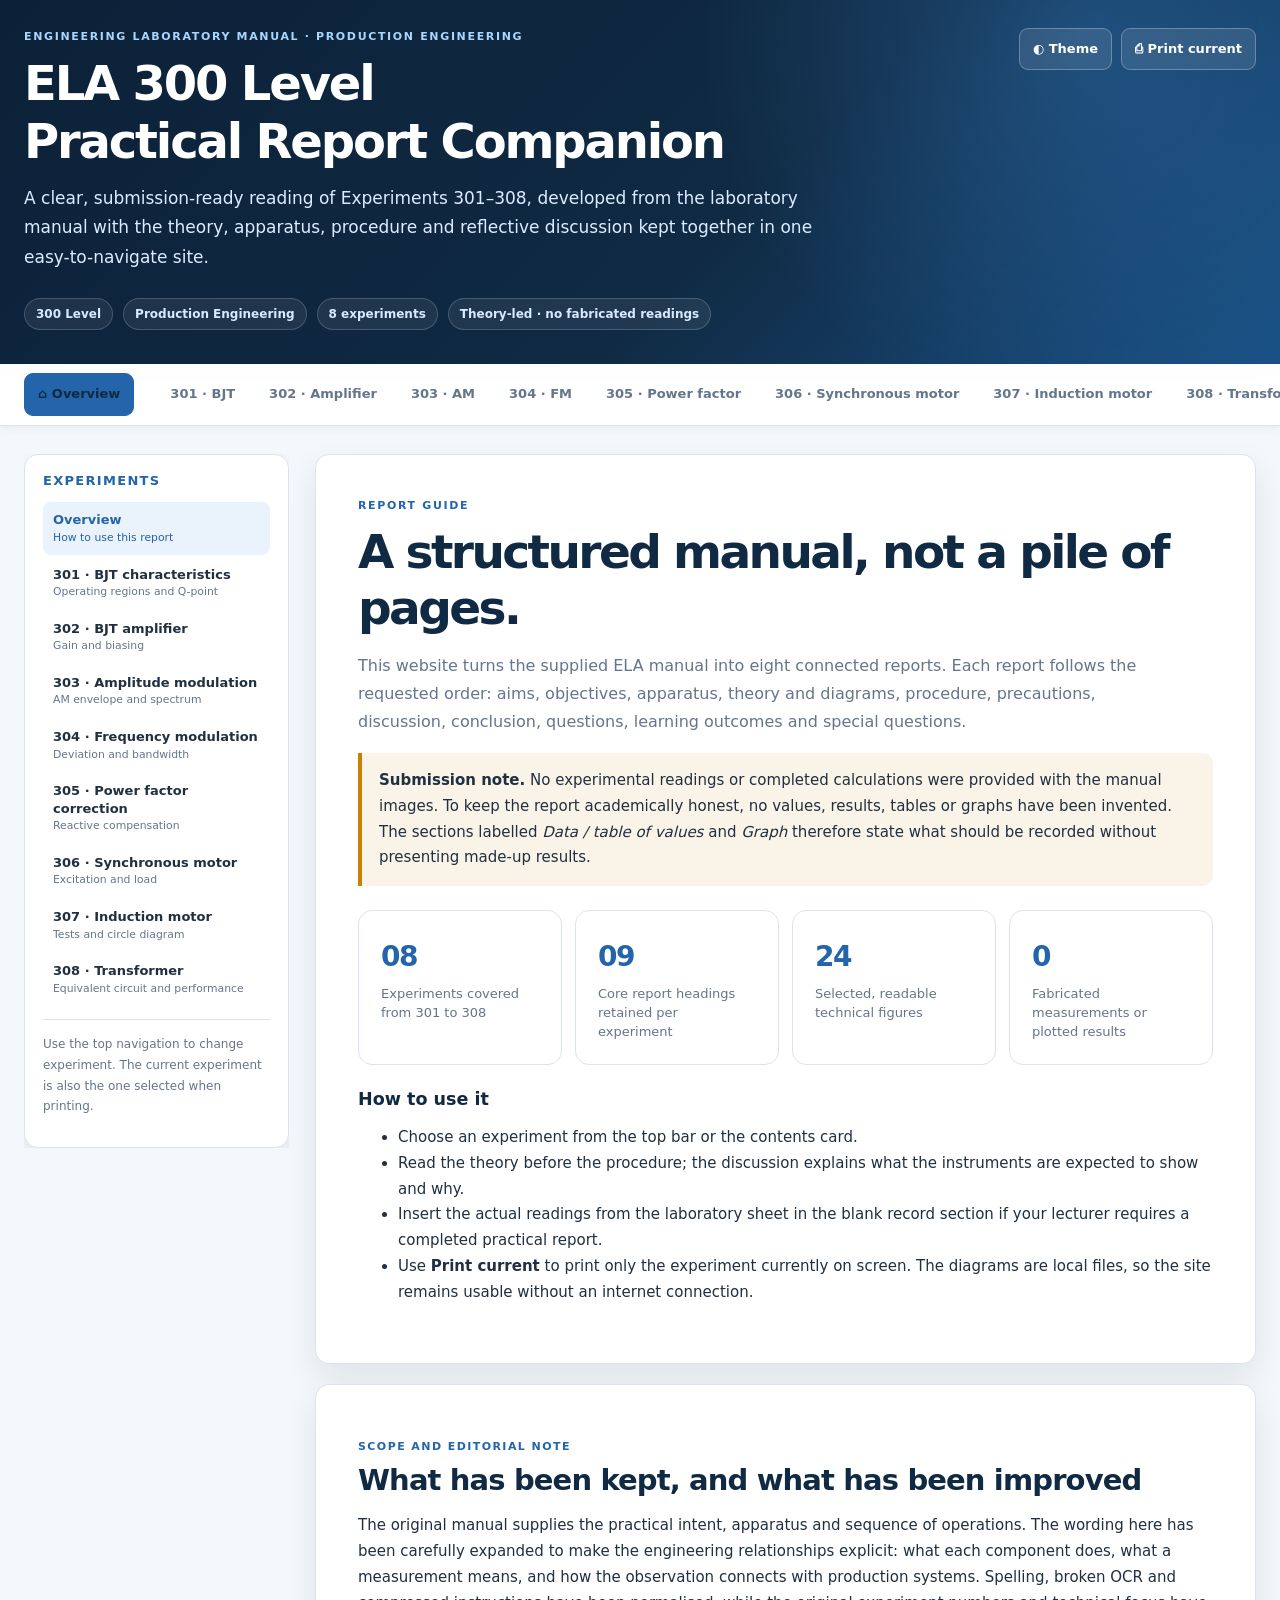
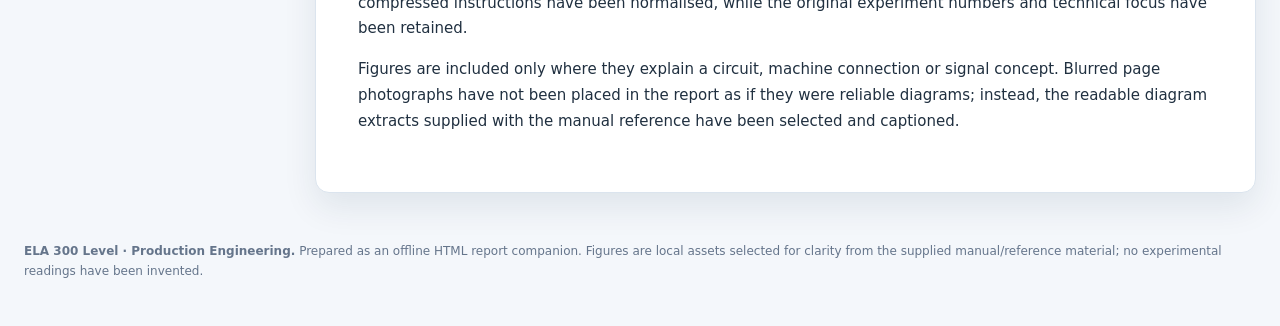
<file: index.html>
<!doctype html>
<html lang="en">
<head>
  <meta charset="utf-8">
  <meta name="viewport" content="width=device-width, initial-scale=1">
  <meta name="description" content="Production Engineering 300-level Engineering Laboratory report guide covering Experiments 301–308.">
  <title>ELA 300 Level | Production Engineering Laboratory Reports</title>
  <style>
    :root {
      --navy: #102a43;
      --navy-2: #173f5f;
      --blue: #2364aa;
      --blue-soft: #eaf3fb;
      --teal: #0f766e;
      --gold: #c78103;
      --ink: #203040;
      --muted: #65758b;
      --paper: #ffffff;
      --canvas: #f4f7fb;
      --line: #dbe4ee;
      --line-dark: #b9c9d9;
      --shadow: 0 14px 34px rgba(16, 42, 67, .09);
      --radius: 14px;
      --max: 1440px;
    }
    [data-theme="dark"] {
      --navy: #8fc1ff;
      --navy-2: #153354;
      --blue: #69a9ed;
      --blue-soft: #102a43;
      --teal: #5eead4;
      --gold: #f6c453;
      --ink: #e6eef7;
      --muted: #a7b6c8;
      --paper: #102033;
      --canvas: #091522;
      --line: #263d54;
      --line-dark: #3c5670;
      --shadow: 0 14px 34px rgba(0, 0, 0, .22);
    }
    * { box-sizing: border-box; }
    html { scroll-behavior: smooth; }
    body {
      margin: 0;
      background: var(--canvas);
      color: var(--ink);
      font-family: Inter, ui-sans-serif, system-ui, -apple-system, BlinkMacSystemFont, "Segoe UI", sans-serif;
      line-height: 1.72;
      font-size: 15px;
    }
    a { color: var(--blue); }
    button { font: inherit; }
    .site-header {
      color: #f8fbff;
      background: radial-gradient(circle at 85% 10%, rgba(57, 132, 206, .34), transparent 34%), linear-gradient(135deg, #0b2138 0%, #102a43 58%, #195185 100%);
      padding: 28px 24px 34px;
      box-shadow: 0 5px 22px rgba(16, 42, 67, .22);
    }
    .header-inner { max-width: var(--max); margin: auto; }
    .eyebrow { margin: 0 0 8px; color: #a9d6ff; text-transform: uppercase; letter-spacing: .15em; font-size: 11px; font-weight: 800; }
    .brand-row { display: flex; align-items: flex-start; justify-content: space-between; gap: 24px; }
    h1, h2, h3, h4 { color: var(--navy); line-height: 1.2; margin: 0 0 14px; }
    .site-header h1 { color: white; font-size: clamp(28px, 4vw, 48px); letter-spacing: -.045em; max-width: 800px; }
    .site-header .lede { color: #dcecff; max-width: 800px; margin: 0; font-size: 17px; }
    .header-actions { display: flex; gap: 9px; flex-wrap: wrap; justify-content: flex-end; }
    .action-btn, .nav-btn {
      cursor: pointer; border: 1px solid var(--line-dark); border-radius: 9px; padding: 9px 13px; background: var(--paper); color: var(--navy); font-weight: 750; font-size: 13px; transition: .2s ease;
    }
    .site-header .action-btn { color: white; border-color: rgba(255,255,255,.27); background: rgba(255,255,255,.1); }
    .action-btn:hover, .nav-btn:hover { transform: translateY(-1px); border-color: var(--blue); }
    .site-header .action-btn:hover { background: rgba(255,255,255,.2); }
    .meta-strip { display: flex; flex-wrap: wrap; gap: 10px; margin-top: 26px; }
    .meta-pill { border: 1px solid rgba(255,255,255,.18); border-radius: 999px; padding: 5px 11px; color: #d8eaff; font-size: 12px; font-weight: 700; background: rgba(255,255,255,.07); }
    .sticky-nav { position: sticky; top: 0; z-index: 20; background: color-mix(in srgb, var(--paper) 94%, transparent); backdrop-filter: blur(12px); border-bottom: 1px solid var(--line); box-shadow: 0 2px 8px rgba(16,42,67,.06); }
    .nav-inner { max-width: var(--max); margin: auto; display: flex; align-items: center; gap: 6px; padding: 9px 24px; overflow-x: auto; }
    .nav-btn { white-space: nowrap; color: var(--muted); border-color: transparent; background: transparent; }
    .nav-btn.active, .nav-btn:hover { background: var(--blue); color: white; border-color: var(--blue); }
    .nav-btn.home-btn { color: var(--navy); }
    .nav-divider { width: 1px; align-self: stretch; margin: 4px 5px; background: var(--line); }
    .layout { max-width: var(--max); margin: 28px auto; padding: 0 24px; display: grid; grid-template-columns: 265px minmax(0, 1fr); gap: 26px; align-items: start; }
    .sidebar { position: sticky; top: 65px; max-height: calc(100vh - 82px); overflow: auto; }
    .side-card, .paper-card, .section-block, .home-card { background: var(--paper); border: 1px solid var(--line); border-radius: var(--radius); box-shadow: var(--shadow); }
    .side-card { padding: 18px; }
    .side-card h2 { font-size: 13px; text-transform: uppercase; letter-spacing: .1em; color: var(--blue); margin-bottom: 14px; }
    .side-link { display: block; text-decoration: none; padding: 9px 10px; margin: 2px 0; border-radius: 8px; color: var(--muted); font-size: 13px; line-height: 1.35; }
    .side-link strong { display: block; color: var(--ink); font-size: 13px; }
    .side-link small { display: block; margin-top: 2px; }
    .side-link:hover, .side-link.active { background: var(--blue-soft); color: var(--blue); }
    .side-link.active strong { color: var(--blue); }
    .side-note { color: var(--muted); font-size: 12px; border-top: 1px solid var(--line); margin-top: 14px; padding-top: 14px; }
    .main { min-width: 0; }
    .home-panel, .experiment-panel { display: none; animation: appear .25s ease; }
    .home-panel.active, .experiment-panel.active { display: block; }
    @keyframes appear { from { opacity: .3; transform: translateY(4px); } to { opacity: 1; transform: none; } }
    .paper-card { padding: clamp(22px, 4vw, 42px); margin-bottom: 20px; }
    .home-card { padding: 22px; box-shadow: none; }
    .home-grid { display: grid; grid-template-columns: repeat(4, 1fr); gap: 13px; margin: 24px 0; }
    .home-card .stat { display: block; color: var(--blue); font-size: 28px; font-weight: 850; letter-spacing: -.05em; }
    .home-card p { margin: 4px 0 0; color: var(--muted); font-size: 13px; line-height: 1.45; }
    .intro-band { border-left: 4px solid var(--gold); background: color-mix(in srgb, var(--gold) 9%, var(--paper)); padding: 15px 17px; border-radius: 0 10px 10px 0; margin: 18px 0; }
    .intro-band p { margin: 0; }
    .section-block { padding: 27px clamp(20px, 4vw, 38px); margin: 18px 0; scroll-margin-top: 78px; box-shadow: 0 4px 18px rgba(16,42,67,.045); }
    .section-kicker { color: var(--blue); text-transform: uppercase; letter-spacing: .13em; font-weight: 850; font-size: 11px; margin-bottom: 7px; }
    .section-title { font-size: clamp(21px, 3vw, 29px); letter-spacing: -.03em; }
    .section-block h4 { font-size: 17px; margin-top: 25px; }
    .section-block p { margin: 0 0 14px; }
    .section-block p:last-child { margin-bottom: 0; }
    .section-block ul, .section-block ol { padding-left: 22px; margin: 10px 0 4px; }
    .section-block li { margin: 6px 0; padding-left: 3px; }
    .section-block li::marker { color: var(--blue); font-weight: 800; }
    .exp-head { padding: 28px clamp(22px, 4vw, 42px); background: linear-gradient(135deg, var(--paper), var(--blue-soft)); border: 1px solid var(--line); border-radius: var(--radius); box-shadow: var(--shadow); }
    .badge { display: inline-flex; align-items: center; gap: 6px; padding: 5px 10px; border-radius: 999px; background: var(--blue); color: white; font-size: 11px; font-weight: 850; letter-spacing: .07em; text-transform: uppercase; }
    .exp-head h2 { margin-top: 16px; font-size: clamp(29px, 4vw, 46px); letter-spacing: -.055em; }
    .exp-head .summary { color: var(--muted); max-width: 780px; font-size: 16px; margin: 0; }
    .tag-row { display: flex; flex-wrap: wrap; gap: 7px; margin-top: 19px; }
    .tag { color: var(--teal); background: color-mix(in srgb, var(--teal) 10%, var(--paper)); border: 1px solid color-mix(in srgb, var(--teal) 25%, var(--line)); padding: 4px 9px; border-radius: 999px; font-size: 11px; font-weight: 800; }
    .numbered-heading { display: flex; gap: 12px; align-items: baseline; }
    .numbered-heading .num { color: var(--gold); font-weight: 900; font-size: 13px; letter-spacing: .08em; }
    .apparatus-list { display: grid; grid-template-columns: repeat(2, minmax(0, 1fr)); gap: 9px 24px; list-style: none; padding: 0 !important; }
    .apparatus-list li { margin: 0 !important; border-bottom: 1px solid var(--line); padding: 9px 0 10px 0 !important; }
    .apparatus-list li strong { display: block; color: var(--navy); }
    .apparatus-list li span { display: block; color: var(--muted); font-size: 13px; line-height: 1.45; }
    .equation { display: block; color: var(--navy); text-align: center; padding: 14px 10px; margin: 16px auto; max-width: 720px; background: var(--blue-soft); border: 1px solid var(--line); border-radius: 9px; font-family: Georgia, "Times New Roman", serif; font-size: 18px; letter-spacing: .01em; }
    .definition { border-left: 3px solid var(--teal); padding: 10px 15px; margin: 13px 0; background: color-mix(in srgb, var(--teal) 6%, var(--paper)); }
    .definition strong { color: var(--teal); }
    .diagram-grid { display: grid; grid-template-columns: repeat(2, minmax(0, 1fr)); gap: 15px; margin-top: 18px; }
    figure { margin: 0; border: 1px solid var(--line); border-radius: 12px; padding: 10px; background: color-mix(in srgb, var(--canvas) 60%, var(--paper)); }
    figure.wide { grid-column: 1 / -1; }
    figure img { display: block; width: 100%; max-height: 390px; object-fit: contain; background: white; border-radius: 7px; }
    figcaption { color: var(--muted); font-size: 12px; line-height: 1.5; padding: 9px 4px 2px; }
    figcaption strong { color: var(--ink); }
    .data-note { display: flex; gap: 13px; align-items: flex-start; border: 1px dashed var(--line-dark); border-radius: 11px; padding: 16px; background: var(--canvas); }
    .data-note .icon { color: var(--gold); font-size: 20px; line-height: 1; }
    .data-note p { margin: 0; color: var(--muted); }
    .data-note strong { color: var(--ink); }
    .callout { padding: 16px 18px; border-radius: 10px; margin: 16px 0; background: var(--blue-soft); border: 1px solid var(--line); }
    .callout strong { color: var(--navy); }
    .qa { border-top: 1px solid var(--line); padding: 16px 0 2px; }
    .qa:first-of-type { margin-top: 14px; }
    .qa h4 { margin: 0 0 7px; font-size: 16px; color: var(--navy); }
    .qa h4 span { color: var(--gold); margin-right: 6px; }
    .qa p { margin: 0; }
    .special { background: color-mix(in srgb, var(--gold) 7%, var(--paper)); border-color: color-mix(in srgb, var(--gold) 33%, var(--line)); }
    .special .section-kicker { color: var(--gold); }
    .omitted { border: 1px dashed var(--line-dark); border-radius: 10px; padding: 15px 16px; color: var(--muted); background: var(--canvas); }
    .section-jump { display: flex; gap: 6px; overflow-x: auto; padding: 8px; margin: 12px 0 18px; background: var(--paper); border: 1px solid var(--line); border-radius: 11px; box-shadow: 0 3px 12px rgba(16,42,67,.04); scrollbar-width: thin; }
    .section-jump a { white-space: nowrap; text-decoration: none; color: var(--muted); border: 1px solid transparent; border-radius: 7px; padding: 6px 9px; font-size: 11px; font-weight: 800; }
    .section-jump a:hover, .section-jump a:focus { color: var(--blue); background: var(--blue-soft); border-color: var(--line); outline: none; }
    .footer { max-width: var(--max); margin: 12px auto 44px; padding: 0 24px; color: var(--muted); font-size: 12px; }
    .to-top { position: fixed; right: 20px; bottom: 20px; display: none; border: 0; border-radius: 50%; width: 42px; height: 42px; background: var(--blue); color: white; cursor: pointer; box-shadow: var(--shadow); font-weight: 900; }
    .to-top.show { display: block; }
    @media (max-width: 1050px) { .layout { grid-template-columns: 1fr; } .sidebar { position: static; max-height: none; } .side-card { display: flex; gap: 8px; flex-wrap: wrap; align-items: center; } .side-card h2, .side-note { width: 100%; } .side-link { flex: 1 1 180px; } }
    @media (max-width: 700px) { body { font-size: 14px; } .site-header { padding: 23px 17px 27px; } .brand-row { display: block; } .header-actions { justify-content: flex-start; margin-top: 20px; } .nav-inner, .layout, .footer { padding-left: 15px; padding-right: 15px; } .layout { margin-top: 16px; } .home-grid { grid-template-columns: repeat(2, 1fr); } .apparatus-list, .diagram-grid { grid-template-columns: 1fr; } figure.wide { grid-column: auto; } .paper-card, .section-block, .exp-head { padding: 21px 18px; } .section-block { margin: 13px 0; } .site-header .lede { font-size: 15px; } }
    @media print { .site-header { padding: 18px; box-shadow: none; } .sticky-nav, .sidebar, .header-actions, .to-top { display: none !important; } .layout { display: block; margin: 0; max-width: none; padding: 0; } .home-panel.active { display: none; } .experiment-panel.active { display: block; } .section-block, .exp-head { box-shadow: none; break-inside: avoid; } .section-block { border-color: #b7b7b7; } figure { break-inside: avoid; } .footer { margin: 20px 0; } }
  </style>
</head>
<body>
  <header class="site-header">
    <div class="header-inner">
      <div class="brand-row">
        <div>
          <p class="eyebrow">Engineering Laboratory Manual · Production Engineering</p>
          <h1>ELA 300 Level<br>Practical Report Companion</h1>
          <p class="lede">A clear, submission-ready reading of Experiments 301–308, developed from the laboratory manual with the theory, apparatus, procedure and reflective discussion kept together in one easy-to-navigate site.</p>
        </div>
        <div class="header-actions">
          <button class="action-btn" id="theme-toggle" type="button">◐ Theme</button>
          <button class="action-btn" type="button" onclick="window.print()">⎙ Print current</button>
        </div>
      </div>
      <div class="meta-strip" aria-label="Report details">
        <span class="meta-pill">300 Level</span>
        <span class="meta-pill">Production Engineering</span>
        <span class="meta-pill">8 experiments</span>
        <span class="meta-pill">Theory-led · no fabricated readings</span>
      </div>
    </div>
  </header>

  <nav class="sticky-nav" aria-label="Experiment navigation">
    <div class="nav-inner">
      <button class="nav-btn home-btn active" data-target="home" type="button">⌂ Overview</button>
      <span class="nav-divider" aria-hidden="true"></span>
      <button class="nav-btn" data-target="exp301" type="button">301 · BJT</button>
      <button class="nav-btn" data-target="exp302" type="button">302 · Amplifier</button>
      <button class="nav-btn" data-target="exp303" type="button">303 · AM</button>
      <button class="nav-btn" data-target="exp304" type="button">304 · FM</button>
      <button class="nav-btn" data-target="exp305" type="button">305 · Power factor</button>
      <button class="nav-btn" data-target="exp306" type="button">306 · Synchronous motor</button>
      <button class="nav-btn" data-target="exp307" type="button">307 · Induction motor</button>
      <button class="nav-btn" data-target="exp308" type="button">308 · Transformer</button>
    </div>
  </nav>

  <div class="layout">
    <aside class="sidebar" aria-label="Report contents">
      <div class="side-card">
        <h2>Experiments</h2>
        <a class="side-link active" data-target="home" href="#home"><strong>Overview</strong><small>How to use this report</small></a>
        <a class="side-link" data-target="exp301" href="#exp301"><strong>301 · BJT characteristics</strong><small>Operating regions and Q-point</small></a>
        <a class="side-link" data-target="exp302" href="#exp302"><strong>302 · BJT amplifier</strong><small>Gain and biasing</small></a>
        <a class="side-link" data-target="exp303" href="#exp303"><strong>303 · Amplitude modulation</strong><small>AM envelope and spectrum</small></a>
        <a class="side-link" data-target="exp304" href="#exp304"><strong>304 · Frequency modulation</strong><small>Deviation and bandwidth</small></a>
        <a class="side-link" data-target="exp305" href="#exp305"><strong>305 · Power factor correction</strong><small>Reactive compensation</small></a>
        <a class="side-link" data-target="exp306" href="#exp306"><strong>306 · Synchronous motor</strong><small>Excitation and load</small></a>
        <a class="side-link" data-target="exp307" href="#exp307"><strong>307 · Induction motor</strong><small>Tests and circle diagram</small></a>
        <a class="side-link" data-target="exp308" href="#exp308"><strong>308 · Transformer</strong><small>Equivalent circuit and performance</small></a>
        <p class="side-note">Use the top navigation to change experiment. The current experiment is also the one selected when printing.</p>
      </div>
    </aside>

    <main class="main" id="main-content">
      <section id="home" class="home-panel active" aria-labelledby="home-title">
        <div class="paper-card">
          <p class="eyebrow" style="color:var(--blue)">Report guide</p>
          <h2 id="home-title" style="font-size:clamp(30px,4vw,47px);letter-spacing:-.055em">A structured manual, not a pile of pages.</h2>
          <p style="max-width:780px;color:var(--muted);font-size:16px">This website turns the supplied ELA manual into eight connected reports. Each report follows the requested order: aims, objectives, apparatus, theory and diagrams, procedure, precautions, discussion, conclusion, questions, learning outcomes and special questions.</p>
          <div class="intro-band"><p><strong>Submission note.</strong> No experimental readings or completed calculations were provided with the manual images. To keep the report academically honest, no values, results, tables or graphs have been invented. The sections labelled <em>Data / table of values</em> and <em>Graph</em> therefore state what should be recorded without presenting made-up results.</p></div>
          <div class="home-grid">
            <div class="home-card"><span class="stat">08</span><p>Experiments covered from 301 to 308</p></div>
            <div class="home-card"><span class="stat">09</span><p>Core report headings retained per experiment</p></div>
            <div class="home-card"><span class="stat">24</span><p>Selected, readable technical figures</p></div>
            <div class="home-card"><span class="stat">0</span><p>Fabricated measurements or plotted results</p></div>
          </div>
          <h3>How to use it</h3>
          <ul>
            <li>Choose an experiment from the top bar or the contents card.</li>
            <li>Read the theory before the procedure; the discussion explains what the instruments are expected to show and why.</li>
            <li>Insert the actual readings from the laboratory sheet in the blank record section if your lecturer requires a completed practical report.</li>
            <li>Use <strong>Print current</strong> to print only the experiment currently on screen. The diagrams are local files, so the site remains usable without an internet connection.</li>
          </ul>
        </div>
        <div class="paper-card">
          <p class="section-kicker">Scope and editorial note</p>
          <h3 class="section-title">What has been kept, and what has been improved</h3>
          <p>The original manual supplies the practical intent, apparatus and sequence of operations. The wording here has been carefully expanded to make the engineering relationships explicit: what each component does, what a measurement means, and how the observation connects with production systems. Spelling, broken OCR and compressed instructions have been normalised, while the original experiment numbers and technical focus have been retained.</p>
          <p>Figures are included only where they explain a circuit, machine connection or signal concept. Blurred page photographs have not been placed in the report as if they were reliable diagrams; instead, the readable diagram extracts supplied with the manual reference have been selected and captioned.</p>
        </div>
      </section>

      <!-- EXPERIMENT 301 -->
      <article id="exp301" class="experiment-panel" aria-labelledby="exp301-title">
        <header class="exp-head">
          <span class="badge">Experiment 301</span>
          <h2 id="exp301-title">Bipolar Transistor Characteristics</h2>
          <p class="summary">Determining how a bipolar junction transistor behaves as its bias is changed, identifying cutoff, active and saturation operation, and locating a sensible quiescent or Q-point.</p>
          <div class="tag-row"><span class="tag">BJT</span><span class="tag">DC biasing</span><span class="tag">Q-point</span><span class="tag">Switching and amplification</span></div>
        </header>

        <section class="section-block" id="exp301-aims">
          <div class="section-kicker">1 · Aims</div>
          <h3 class="section-title">Aims</h3>
          <p>The aim is to investigate the electrical characteristics of an NPN bipolar junction transistor and to understand how the device moves between its operating regions as the applied bias changes. The experiment also introduces the operating point used when a transistor must amplify a signal without excessive distortion or act as a dependable electronic switch.</p>
        </section>

        <section class="section-block" id="exp301-objectives">
          <div class="section-kicker">2 · Objectives</div>
          <h3 class="section-title">Objectives</h3>
          <ul>
            <li>Describe the physical structure and carrier action of an NPN bipolar junction transistor.</li>
            <li>Relate the base current, collector current and emitter current using the current relations of a BJT.</li>
            <li>Recognise the cutoff, active and saturation regions from measured terminal voltages and currents.</li>
            <li>Interpret input and output characteristics and understand why a family of output curves is obtained.</li>
            <li>Understand the DC load line and explain the meaning of the quiescent or Q-point.</li>
            <li>Observe the effect of disconnecting the variable source and of bypassing the emitter resistor on bias stability.</li>
          </ul>
        </section>

        <section class="section-block" id="exp301-apparatus">
          <div class="section-kicker">3 · Apparatus</div>
          <h3 class="section-title">Apparatus and the purpose of each item</h3>
          <ul class="apparatus-list">
            <li><strong>TPS-3371 trainer and breadboard</strong><span>Provides a safe, organised platform for assembling and biasing the transistor circuit.</span></li>
            <li><strong>Regulated DC power supply</strong><span>Supplies the collector circuit and the adjustable bias voltage required by the exercise.</span></li>
            <li><strong>2N2222 NPN transistor</strong><span>The three-terminal device under test; an equivalent small-signal NPN may be used only when authorised.</span></li>
            <li><strong>Resistors: 91 kΩ, 15 kΩ, 1 kΩ and 100 Ω</strong><span>Set the base bias, collector load and emitter feedback conditions shown in the manual circuit.</span></li>
            <li><strong>Multimeter / multitester</strong><span>Measures the DC values of VB, VE, VC and, where required, current or resistance.</span></li>
            <li><strong>Oscilloscope</strong><span>Useful for observing terminal waveforms and checking that the circuit is stable; it is not a substitute for a correctly connected meter.</span></li>
            <li><strong>Jumper and banana wires</strong><span>Make the trainer connections and provide the temporary emitter-resistor short specified in the manual.</span></li>
          </ul>
        </section>

        <section class="section-block" id="exp301-theory">
          <div class="section-kicker">4 · Theory / diagram</div>
          <h3 class="section-title">Theory of bipolar transistor characteristics</h3>
          <p>A bipolar junction transistor is a current-controlled semiconductor device formed from two p–n junctions. In the NPN device used here, a thin, lightly doped base lies between a heavily doped emitter and a physically larger collector. The emitter injects electrons into the base. Because the base is thin, most of those electrons are swept across the reverse-biased collector–base junction and collected by the collector. Only a small fraction recombines in the base, and that small base current controls a much larger collector current.</p>
          <p>It is helpful to see the transistor as a controlled valve rather than as a device that creates energy. The power comes from the DC supply. A small change in base current changes the amount of collector current allowed to flow through the collector load, and the load converts that current change into a voltage change. This is the reason the same device can be used for both amplification and switching.</p>
          <span class="equation">I<sub>E</sub> = I<sub>C</sub> + I<sub>B</sub> &nbsp;&nbsp;&nbsp; and &nbsp;&nbsp;&nbsp; β = I<sub>C</sub> / I<sub>B</sub></span>
          <p>The value β, also called h<sub>FE</sub>, is not a universal constant. It varies from transistor to transistor and changes with current, temperature and collector–emitter voltage. For that reason, a practical bias circuit should not rely on β alone. The emitter resistor in the manual circuit introduces negative feedback: if current rises and the emitter voltage rises with it, the base–emitter voltage falls slightly, opposing the original rise.</p>
          <h4>Operating regions</h4>
          <ul>
            <li><strong>Cutoff:</strong> the base–emitter junction is not sufficiently forward biased. Base and collector currents are approximately zero, so the transistor behaves like an open switch. In a real circuit a small leakage current remains.</li>
            <li><strong>Active or linear region:</strong> the base–emitter junction is forward biased while the collector–base junction is reverse biased. In this region, collector current is approximately βI<sub>B</sub>. It is the useful region for linear amplification.</li>
            <li><strong>Saturation:</strong> both junctions are forward biased. Increasing base current no longer produces a proportional increase in collector current because the external circuit has already limited the available current. The transistor is effectively on as a closed switch and V<sub>CE</sub> becomes small.</li>
          </ul>
          <h4>Characteristics and load line</h4>
          <p>The input characteristic relates I<sub>B</sub> to V<sub>BE</sub> while V<sub>CE</sub> is held approximately constant. It resembles a forward-biased diode characteristic: little base current flows at first, and then current rises rapidly after the silicon junction reaches its knee region. The output characteristic relates I<sub>C</sub> to V<sub>CE</sub> for several fixed values of I<sub>B</sub>. The nearly horizontal portions of those curves represent active operation; the low-voltage portions represent saturation, and the curve for I<sub>B</sub> ≈ 0 represents cutoff.</p>
          <p>The collector resistor and the supply impose an additional restriction on every possible operating point. For the common-emitter circuit, the approximate DC relation is:</p>
          <span class="equation">V<sub>CE</sub> = V<sub>CC</sub> − I<sub>C</sub>R<sub>C</sub> &nbsp;&nbsp; (or, with emitter resistance, &nbsp; V<sub>CE</sub> ≈ V<sub>CC</sub> − I<sub>C</sub>R<sub>C</sub> − I<sub>E</sub>R<sub>E</sub>)</span>
          <p>This relation is the DC load line. Its intercepts describe the approximate extremes: high V<sub>CE</sub> and almost no I<sub>C</sub> at cutoff, or low V<sub>CE</sub> and maximum circuit-limited current near saturation. The Q-point is the steady DC point about which an AC signal would move. A Q-point placed sensibly within the active region gives the signal room to swing in both directions before clipping.</p>
          <div class="definition"><strong>Reading the experiment:</strong> a change in V<sub>B</sub> changes V<sub>BE</sub>, which changes I<sub>B</sub>; that changes I<sub>C</sub>, the voltage drop across R<sub>C</sub>, and finally V<sub>C</sub> and V<sub>CE</sub>. The readings are therefore a chain of cause and effect, not unrelated numbers.</div>
          <div class="diagram-grid">
            <figure><img src="assets/diagrams/exp301_fig1_bias_circuit.png" alt="NPN transistor voltage-divider bias circuit with 91 kilohm, 15 kilohm, 1 kilohm and 100 ohm resistors"><figcaption><strong>Figure 301.1.</strong> NPN voltage-divider bias arrangement used as the reference circuit. The emitter resistor provides DC feedback.</figcaption></figure>
            <figure><img src="assets/diagrams/exp301_fig2_vs_disconnected.png" alt="Transistor circuit with the variable source disconnected"><figcaption><strong>Figure 301.2.</strong> Bias circuit after the variable source is disconnected for the operating-point check.</figcaption></figure>
            <figure class="wide"><img src="assets/diagrams/exp301_fig3_re_shorted.png" alt="NPN transistor bias circuit with emitter resistor bypassed"><figcaption><strong>Figure 301.3.</strong> Circuit condition with R<sub>E</sub> temporarily shorted. The comparison shows why emitter feedback improves DC stability.</figcaption></figure>
          </div>
        </section>

        <section class="section-block" id="exp301-data">
          <div class="section-kicker">5 · Table of values</div>
          <h3 class="section-title">Data / table of values</h3>
          <div class="data-note"><span class="icon">ⓘ</span><p><strong>No table is inserted, as requested.</strong> The supplied material contains a blank observation schedule but no completed readings. Record the actual V<sub>B</sub>, V<sub>E</sub>, V<sub>C</sub>, V<sub>BE</sub>, V<sub>CE</sub>, I<sub>E</sub> and I<sub>C</sub> values from the laboratory session rather than copying assumed values into a submission.</p></div>
        </section>

        <section class="section-block" id="exp301-procedure">
          <div class="section-kicker">6 · Procedure</div>
          <h3 class="section-title">Procedure</h3>
          <ol>
            <li>With the trainer switched off, connect the TPS-3371 to the prescribed DC supply and identify the common ground.</li>
            <li>Place the 2N2222 on the breadboard in the correct orientation. Confirm the emitter, base and collector pin arrangement from the device data sheet rather than assuming every transistor has the same pin order.</li>
            <li>Assemble the voltage-divider bias circuit shown in Figure 301.1, including the collector resistor and emitter resistor. Have the circuit checked before energising it.</li>
            <li>Switch on the trainer and apply the base/source settings given in the manual, one setting at a time. Allow the reading to settle before recording it.</li>
            <li>Measure V<sub>B</sub>, V<sub>E</sub> and V<sub>C</sub>. If the report sheet requires derived quantities, obtain V<sub>BE</sub> from V<sub>B</sub> − V<sub>E</sub> and V<sub>CE</sub> from V<sub>C</sub> − V<sub>E</sub>. The emitter current may be estimated from V<sub>E</sub>/R<sub>E</sub> and the collector current from the voltage drop across R<sub>C</sub>, provided the resistor values are the actual fitted values.</li>
            <li>Use the readings to identify whether each condition is in cutoff, active operation or saturation. Do not classify a point from one voltage alone; consider the complete set of terminal readings.</li>
            <li>Disconnect the variable source as instructed in the manual. Measure V<sub>B</sub>, V<sub>E</sub> and V<sub>C</sub> again and mark the resulting operating condition in the report notes.</li>
            <li>Short the emitter resistor with the approved banana wire only after the supervisor has checked the connection. Take the required DC readings and compare the new condition with the unshorted circuit.</li>
            <li>Switch the supply off, remove the temporary short and return the trainer to its safe state. Preserve the actual readings separately for the final laboratory sheet.</li>
          </ol>
        </section>

        <section class="section-block" id="exp301-precaution">
          <div class="section-kicker">7 · Precautions</div>
          <h3 class="section-title">Precautions</h3>
          <ul>
            <li>Switch off the supply before inserting or moving the transistor and jumper wires.</li>
            <li>Verify the 2N2222 pinout; reversing collector and emitter can produce misleading readings or damage the device.</li>
            <li>Keep the base current within the trainer's stated limit. A transistor can heat rapidly when forced into saturation.</li>
            <li>Use the correct meter function and polarity. A current meter placed across the supply is effectively a short circuit.</li>
            <li>Never leave the emitter resistor shorted beyond the observation required; the resistor is part of the circuit's thermal protection.</li>
            <li>Check the common ground between the power supply, meter and oscilloscope before interpreting a zero reading.</li>
          </ul>
        </section>

        <section class="section-block" id="exp301-discussion">
          <div class="section-kicker">8 · Discussion</div>
          <h3 class="section-title">Discussion</h3>
          <p>The central observation is that the base terminal does not directly supply the collector power. Instead, it controls the conduction state of the device. As the base–emitter voltage increases, the base current rises and the collector current follows while the transistor remains active. Because R<sub>C</sub> is in the collector path, a rise in collector current produces a larger voltage drop across R<sub>C</sub>; the collector voltage therefore falls. This inverse movement between current and collector voltage is the basis of common-emitter voltage amplification.</p>
          <p>At very small base drive, the transistor is in cutoff and the collector voltage is close to the supply value. When enough base drive is applied, the device enters the active region and the collector current is controlled mainly by base current and device gain. Further drive eventually pushes the transistor into saturation. The output then stops responding linearly because the supply and collector resistor, rather than β, determine the available current. This is why a switch is designed to move deliberately between cutoff and saturation, while an amplifier is biased away from both extremes.</p>
          <p>The emitter resistor makes the bias less sensitive to transistor-to-transistor variation and temperature. If current tends to rise, the emitter voltage rises, reducing V<sub>BE</sub> and opposing the rise. When the resistor is shorted, this corrective action is removed. The transistor may then show a different collector current or Q-point, and the circuit becomes more sensitive to β, temperature and accidental changes in contact resistance. This is an important practical lesson: a component that appears to reduce gain can be deliberately included to improve reliability.</p>
          <p>Because no completed measurements were supplied, it would be inappropriate to claim a numerical Q-point or a measured percentage error. The valid conclusion is qualitative: the expected sequence is cutoff → active → saturation as the drive increases, with the emitter-resistor circuit showing the more stable DC behaviour.</p>
        </section>

        <section class="section-block" id="exp301-conclusion">
          <div class="section-kicker">9 · Conclusion</div>
          <h3 class="section-title">Conclusion</h3>
          <p>The experiment establishes the BJT as a controllable current device with three practically important operating regions. It explains how the input and output characteristics are formed, how the collector load creates a DC load line, and why the Q-point must be selected inside the active region for undistorted amplification. It also demonstrates the engineering value of emitter feedback: the unbypassed circuit is less vulnerable to changes in β and temperature than the circuit with the emitter resistor shorted.</p>
        </section>

        <section class="section-block" id="exp301-questions">
          <div class="section-kicker">10 · Questions asked in the material</div>
          <h3 class="section-title">Questions from the manual and answers</h3>
          <div class="qa"><h4><span>Q1.</span>Write the name of each experiment and draw the circuit diagram for each circuit, including measurements, results and graphs.</h4><p>The experiment name is <em>Bipolar Transistor Characteristics</em>. The necessary circuit references are shown above. Measurements and graphs are deliberately not fabricated in this website; they must be completed from the student's own laboratory readings.</p></div>
          <div class="qa"><h4><span>Q2.</span>Compare the preliminary questions and examples with the measurement tools.</h4><p>The preliminary theory predicts a diode-like V<sub>BE</sub> response, a collector current controlled by base current in the active region, and the movement from cutoff to saturation as drive increases. The multimeter verifies the DC terminal values, while the oscilloscope can confirm a stable waveform. The comparison should be made against the recorded values, not against a guessed result.</p></div>
        </section>

        <section class="section-block" id="exp301-learned">
          <div class="section-kicker">11 · What you have learned</div>
          <h3 class="section-title">Learning outcome</h3>
          <p>This experiment connects a transistor symbol to the physical behaviour behind it. In practical terms, it becomes clear why a small base adjustment can control a larger collector current, why the collector voltage falls as current rises, and why a bias network must be designed around stability rather than around a single nominal transistor gain. The difference between using a transistor as an amplifier and using it as a switch is now an operating-point decision, not merely a definition to memorise.</p>
        </section>

        <section class="section-block special" id="exp301-special">
          <div class="section-kicker">12 · Special questions</div>
          <h3 class="section-title">Further questions for discussion</h3>
          <div class="qa"><h4><span>Q1.</span>Why is the Q-point usually placed away from cutoff and saturation?</h4><p>It gives the AC signal room to move in both directions. A point too near either limit clips one half of the signal and creates distortion.</p></div>
          <div class="qa"><h4><span>Q2.</span>Why can two 2N2222 devices give slightly different readings?</h4><p>β, leakage current, junction temperature and manufacturing tolerances differ between devices. A bias circuit with emitter feedback reduces the effect of these variations.</p></div>
          <div class="qa"><h4><span>Q3.</span>What would happen if R<sub>C</sub> were made much larger?</h4><p>The same collector current would cause a larger voltage drop and the circuit would have greater voltage sensitivity, but the available current swing and safe operating range would be reduced.</p></div>
        </section>

        <section class="section-block" id="exp301-graph">
          <div class="section-kicker">13 · Graph</div>
          <h3 class="section-title">Graph / plot</h3>
          <div class="omitted"><strong>Not included by request.</strong> The manual asks for characteristic curves and a marked Q-point, but no measured data were supplied. Plotting an invented curve would make the report look complete while making it scientifically unreliable.</div>
        </section>
      </article>

      <!-- EXPERIMENT 302 -->
      <article id="exp302" class="experiment-panel" aria-labelledby="exp302-title">
        <header class="exp-head">
          <span class="badge">Experiment 302</span>
          <h2 id="exp302-title">The Bipolar Transistor Amplifier</h2>
          <p class="summary">Using a correctly biased BJT to increase the voltage or current of a weak AC signal, then comparing common-emitter and emitter-follower behaviour.</p>
          <div class="tag-row"><span class="tag">Common emitter</span><span class="tag">Emitter follower</span><span class="tag">AC gain</span><span class="tag">Frequency response</span></div>
        </header>

        <section class="section-block" id="exp302-aims">
          <div class="section-kicker">1 · Aims</div><h3 class="section-title">Aims</h3>
          <p>The aim is to study the BJT as a small-signal linear amplifier and to observe how a weak input becomes a larger output while the transistor remains in its active region. The exercise compares the voltage-gain behaviour of a common-emitter stage with the buffering behaviour of an emitter follower.</p>
        </section>
        <section class="section-block" id="exp302-objectives">
          <div class="section-kicker">2 · Objectives</div><h3 class="section-title">Objectives</h3>
          <ul><li>Establish a stable DC operating point before applying an AC signal.</li><li>Explain how a small variation in base current produces a larger collector-current variation.</li><li>Measure input and output signal amplitudes and relate them to voltage gain.</li><li>Recognise the 180° phase reversal of the common-emitter amplifier.</li><li>Explain why an emitter follower has approximately unity voltage gain but is useful as a buffer.</li><li>Relate coupling capacitors, emitter bypassing and transistor capacitances to frequency response.</li></ul>
        </section>
        <section class="section-block" id="exp302-apparatus">
          <div class="section-kicker">3 · Apparatus</div><h3 class="section-title">Apparatus and functions</h3>
          <ul class="apparatus-list">
            <li><strong>TPS-3371 trainer and breadboard</strong><span>Supports the DC bias and AC amplifier connections.</span></li>
            <li><strong>Regulated power supply</strong><span>Provides the amplifier's DC collector supply and bias reference.</span></li>
            <li><strong>2N2222 NPN transistor or equivalent</strong><span>Operates in the active region as the amplifying element.</span></li>
            <li><strong>Resistors</strong><span>Set the voltage-divider bias, collector load and emitter feedback.</span></li>
            <li><strong>Coupling capacitors</strong><span>Pass the AC signal while isolating the DC bias of adjacent stages.</span></li>
            <li><strong>10 µF emitter bypass capacitor</strong><span>Provides a low-impedance AC path around R<sub>E</sub> when the common-emitter stage is tested.</span></li>
            <li><strong>Function generator</strong><span>Supplies a small, controlled sine-wave input, for example at 1 kHz as specified in the manual.</span></li>
            <li><strong>Oscilloscope and multimeter</strong><span>Display the phase and waveform and measure DC bias and AC amplitudes.</span></li>
          </ul>
        </section>
        <section class="section-block" id="exp302-theory">
          <div class="section-kicker">4 · Theory / diagram</div><h3 class="section-title">Theory of a BJT amplifier</h3>
          <p>A transistor amplifier does not amplify a signal by magic. It uses a DC supply to provide power and a carefully selected bias point to make the transistor respond approximately linearly to a small AC variation. The input signal is superimposed on the DC base bias. During the positive half-cycle, the base current increases, collector current increases and the voltage drop across the collector resistor becomes larger. Since the output is taken at the collector, the collector voltage falls. During the negative half-cycle the reverse sequence occurs. This explains the inversion of the common-emitter output.</p>
          <p>For small signals, the relevant quantities are changes rather than absolute values:</p>
          <span class="equation">A<sub>v</sub> = v<sub>o</sub> / v<sub>i</sub> &nbsp;&nbsp;&nbsp; A<sub>i</sub> = i<sub>o</sub> / i<sub>i</sub> &nbsp;&nbsp;&nbsp; A<sub>p</sub> = A<sub>v</sub>A<sub>i</sub></span>
          <p>These ratios must be formed using the same convention throughout the report, such as peak-to-peak voltage for both input and output. Mixing peak-to-peak input with RMS output produces a meaningless gain. Similarly, an oscilloscope probe must be connected at the same reference ground for both channels.</p>
          <h4>Common-emitter configuration</h4>
          <p>The common-emitter (CE) stage applies the input at the base and takes the output at the collector. It normally provides useful voltage gain and current gain, with a medium input resistance and a medium-to-high output resistance. The output is approximately 180° out of phase with the input because an increase in collector current increases the drop across R<sub>C</sub> and lowers the collector voltage. The stage is a good general-purpose voltage amplifier, but its gain and linearity depend strongly on the bias point and the collector/emitter resistors.</p>
          <h4>Emitter follower / common collector</h4>
          <p>In an emitter follower, the input remains at the base but the output is taken from the emitter. The emitter voltage follows the base voltage, offset by the base–emitter junction voltage in the DC sense. Its voltage gain is close to unity, but it has high input resistance and low output resistance. That makes it valuable when a source with limited current must drive a load: the follower buffers the source without requiring a large voltage gain. It does not produce the 180° inversion of the common-emitter stage.</p>
          <h4>Biasing and frequency response</h4>
          <p>Voltage-divider bias and an emitter resistor are used to make the operating point less dependent on β and temperature. Coupling capacitors block DC between the signal source and the amplifier. At low frequency their reactance is large, so signal transfer and gain fall. In the mid-band, the capacitors behave more nearly as short circuits and the gain is relatively flat. At high frequency, internal transistor capacitances and stray wiring capacitances shunt signal current away from the intended path, so the gain falls again.</p>
          <div class="definition"><strong>Important distinction:</strong> the 10 µF bypass capacitor is connected in parallel with R<sub>E</sub> for AC behaviour only. It must not be treated as a short circuit in the DC bias calculation, because doing so would remove the emitter's DC feedback and change the Q-point.</div>
          <div class="diagram-grid">
            <figure><img src="assets/diagrams/exp302_fig1_dc_bias_ce.png" alt="Common emitter transistor DC bias circuit"><figcaption><strong>Figure 302.1.</strong> DC bias arrangement. The operating point is established before the AC source is connected.</figcaption></figure>
            <figure class="wide"><img src="assets/diagrams/exp302_fig2_ce_amplifier_ac.png" alt="Common emitter amplifier with input and output coupling capacitors"><figcaption><strong>Figure 302.2.</strong> Common-emitter AC amplifier showing the input and output coupling capacitors and collector output.</figcaption></figure>
            <figure><img src="assets/diagrams/exp302_fig3_emitter_follower.png" alt="Emitter follower common collector circuit"><figcaption><strong>Figure 302.3.</strong> Emitter-follower connection used for the comparison stage.</figcaption></figure>
          </div>
        </section>
        <section class="section-block" id="exp302-data">
          <div class="section-kicker">5 · Table of values</div><h3 class="section-title">Data / table of values</h3>
          <div class="data-note"><span class="icon">ⓘ</span><p><strong>No table is inserted, as requested.</strong> The report does not invent V<sub>B</sub>, V<sub>E</sub>, V<sub>C</sub>, input amplitude, output amplitude, gain, input resistance or output resistance. These are the values to be copied from the actual oscilloscope and meter observations if a completed results sheet is required.</p></div>
        </section>
        <section class="section-block" id="exp302-procedure">
          <div class="section-kicker">6 · Procedure</div><h3 class="section-title">Procedure</h3>
          <ol><li>Switch off the trainer and assemble the DC bias circuit. Check the transistor orientation and all capacitor polarities before applying power.</li><li>Switch on the DC supply with the function generator disconnected. Measure the base, emitter and collector DC voltages and confirm that the transistor is biased in the active region.</li><li>Connect the oscilloscope channel to the function-generator output first so that the input amplitude is known. Use the small sine-wave signal specified by the manual, such as 10 mV at 1 kHz, only after the supervisor approves the level.</li><li>Connect the generator to the amplifier input through the coupling capacitor. Connect the second oscilloscope channel to the collector, with both probes referenced correctly.</li><li>Observe the output waveform. Increase the input only enough to obtain a clear, undistorted output; excessive input drives the transistor towards cutoff or saturation.</li><li>Measure input and output amplitudes using a consistent scope measurement mode. Determine the voltage gain from the ratio of output to input, retaining the sign or separately recording the 180° phase reversal.</li><li>With the DC bias unchanged, connect the 10 µF bypass capacitor in parallel with R<sub>E</sub> as directed. Observe how the AC gain changes while the DC operating point should remain approximately the same.</li><li>Implement the emitter-follower circuit. Repeat the waveform and gain observations, then compare the voltage gain, phase relationship and loading behaviour with the common-emitter stage.</li><li>Vary the input frequency within the safe range and describe the low-, mid- and high-frequency response. Switch off the equipment and remove the connections after the supervisor has checked the circuit.</li></ol>
        </section>
        <section class="section-block" id="exp302-precaution">
          <div class="section-kicker">7 · Precaution</div><h3 class="section-title">Precautions</h3>
          <ul><li>Begin with the function generator amplitude at its minimum and increase it gradually.</li><li>Do not connect or remove the bypass capacitor while the circuit is energised unless the trainer procedure explicitly permits it.</li><li>Use a ×10 oscilloscope probe where appropriate to reduce loading and protect the instrument input.</li><li>Keep the transistor in its active region; a visibly clipped waveform is a warning, not a successful amplification result.</li><li>Observe electrolytic capacitor polarity. A reversed capacitor may heat or fail.</li><li>Do not use the DC meter setting to measure the AC output amplitude or use an ohmmeter on a powered circuit.</li></ul>
        </section>
        <section class="section-block" id="exp302-discussion">
          <div class="section-kicker">8 · Discussion</div><h3 class="section-title">Discussion</h3>
          <p>Biasing is the foundation of this experiment. Without a suitable DC operating point, a small sine wave cannot be reproduced faithfully: one half-cycle will reach cutoff or the other will reach saturation first. The output may still look larger than the input, but it is not useful linear amplification if its shape is clipped. This is why the DC voltages are checked before the function generator is attached.</p>
          <p>The common-emitter circuit demonstrates voltage gain and phase reversal together. A positive change at the base causes a positive change in collector current, which increases the collector-resistor drop and makes the collector voltage more negative relative to the supply. The output therefore moves in the opposite direction. The emitter follower behaves differently because the emitter follows the input; its voltage gain is near unity, but the low output resistance enables it to drive a load more effectively.</p>
          <p>The bypass capacitor illustrates the difference between DC and AC design. At DC, the capacitor is open after it charges, so the emitter resistor continues to stabilise the bias. At the signal frequency, the capacitor offers a low-impedance path around the resistor and reduces AC negative feedback, normally increasing the CE voltage gain. That gain improvement is accompanied by a trade-off in linearity, stability and low-frequency behaviour.</p>
          <p>A meaningful discussion of measured gain must state the frequency, input amplitude, output amplitude, probe setting and whether the value is RMS or peak-to-peak. Because those laboratory readings are not present in the supplied material, this report explains the expected behaviour without pretending that a numerical gain was measured.</p>
        </section>
        <section class="section-block" id="exp302-conclusion">
          <div class="section-kicker">9 · Conclusion</div><h3 class="section-title">Conclusion</h3>
          <p>The BJT can provide useful small-signal amplification only when it is biased in the active region. The common-emitter arrangement offers voltage gain with an inverted output, while the emitter follower offers approximately unity voltage gain with high input and low output resistance. Coupling and bypass capacitors shape the AC response without being interchangeable with the DC bias components. These ideas are directly relevant to sensor interfaces, signal conditioning and control electronics used around production equipment.</p>
        </section>
        <section class="section-block" id="exp302-questions">
          <div class="section-kicker">10 · Questions asked in the material</div><h3 class="section-title">Questions from the manual and answers</h3>
          <div class="qa"><h4><span>Q1.</span>What are the main differences between an NPN and a PNP transistor circuit?</h4><p>The polarities and conventional current directions are reversed. An NPN is normally biased with its collector more positive than its emitter and turns on when the base is positive relative to the emitter. A PNP is biased with its emitter more positive than its collector and turns on when the base is negative relative to the emitter. The circuit topology can be complementary, but supply polarity and transistor orientation must be changed correctly.</p></div>
          <div class="qa"><h4><span>Q2.</span>List five applications of a bipolar transistor amplifier.</h4><p>Examples include microphone pre-amplifiers, sensor signal conditioning, audio voltage stages, radio-frequency driver stages and level/interface circuits between control systems. The emitter follower is especially useful as a buffer.</p></div>
          <div class="qa"><h4><span>Q3.</span>What is observed when the frequency is varied?</h4><p>Gain is normally lower at very low frequency because coupling and bypass capacitors have greater reactance. It is relatively constant through the mid-band and decreases at high frequency because of transistor and stray capacitances. The exact corner frequencies depend on the component values and the circuit layout.</p></div>
          <div class="qa"><h4><span>Q4.</span>What is the conclusion?</h4><p>A correctly biased BJT amplifies a small AC signal, but its gain, phase and frequency response depend on the configuration and supporting components. A CE stage is a voltage amplifier; an emitter follower is primarily a buffer.</p></div>
        </section>
        <section class="section-block" id="exp302-learned">
          <div class="section-kicker">11 · What you have learned</div><h3 class="section-title">Learning outcome</h3>
          <p>The practical lesson is that a good amplifier is designed as a complete system. The transistor, bias resistors, coupling capacitors, source, load and measurement probes all influence the observed result. The exercise also makes the word “gain” more precise: gain is a ratio measured under defined conditions, not simply the impression that one waveform looks taller than another.</p>
        </section>
        <section class="section-block special" id="exp302-special">
          <div class="section-kicker">12 · Special questions</div><h3 class="section-title">Further questions for discussion</h3>
          <div class="qa"><h4><span>Q1.</span>Why does bypassing R<sub>E</sub> increase gain?</h4><p>It reduces the AC negative feedback caused by the emitter resistor, increasing the small-signal change in collector current for a given input. It does not remove the resistor's DC stabilising role because a capacitor is open to steady DC.</p></div>
          <div class="qa"><h4><span>Q2.</span>Why can increasing gain make an amplifier less useful?</h4><p>Higher gain can reduce the available linear signal swing, increase distortion and make the stage more sensitive to noise and component tolerances. A stable, predictable gain is usually more useful than the largest possible gain.</p></div>
        </section>
        <section class="section-block" id="exp302-graph">
          <div class="section-kicker">13 · Graph</div><h3 class="section-title">Graph / plot</h3><div class="omitted"><strong>Not included by request.</strong> The manual requests scope traces and frequency-response plotting, but no readings or traces were supplied. Only the necessary amplifier diagrams are shown.</div>
        </section>
      </article>

      <!-- EXPERIMENT 303 -->
      <article id="exp303" class="experiment-panel" aria-labelledby="exp303-title">
        <header class="exp-head">
          <span class="badge">Experiment 303</span>
          <h2 id="exp303-title">Amplitude Modulation (AM)</h2>
          <p class="summary">Generating and observing an AM signal, relating the envelope to the message, and distinguishing under-modulation, 100% modulation and over-modulation.</p>
          <div class="tag-row"><span class="tag">Carrier</span><span class="tag">Envelope</span><span class="tag">Modulation index</span><span class="tag">Sidebands</span></div>
        </header>
        <section class="section-block" id="exp303-aims"><div class="section-kicker">1 · Aims</div><h3 class="section-title">Aims</h3><p>The aim is to generate and observe amplitude-modulated waves and to understand how the amplitude of a high-frequency carrier is varied by a lower-frequency information signal. The experiment also introduces modulation depth, over-modulation, the AM spectrum and the practical reason modulation is used in communication systems.</p></section>
        <section class="section-block" id="exp303-objectives"><div class="section-kicker">2 · Objectives</div><h3 class="section-title">Objectives</h3><ul><li>Explain why an audio or information signal is placed on a higher-frequency carrier.</li><li>Generate an AM waveform with the TPS-3421 trainer and observe its envelope on an oscilloscope.</li><li>Relate the carrier amplitude, message amplitude and modulation coefficient.</li><li>Distinguish under-modulation, 100% modulation and over-modulation from the envelope shape.</li><li>Identify the carrier and the upper and lower sidebands in the frequency domain.</li><li>Explain how message waveform and frequency affect the AM waveform and its bandwidth.</li></ul></section>
        <section class="section-block" id="exp303-apparatus"><div class="section-kicker">3 · Apparatus</div><h3 class="section-title">Apparatus and functions</h3><ul class="apparatus-list"><li><strong>TPS-3421 communication trainer</strong><span>Provides the carrier oscillator, modulator and signal access points.</span></li><li><strong>DC power supply</strong><span>Energises the trainer at the prescribed operating voltage.</span></li><li><strong>Oscilloscope</strong><span>Displays the carrier cycles and the slower AM envelope.</span></li><li><strong>Audio / function generator</strong><span>Produces the sinusoidal or triangular message signal at the selected frequency.</span></li><li><strong>Banana leads</strong><span>Connect the trainer modules without creating loose, unreferenced connections.</span></li></ul></section>
        <section class="section-block" id="exp303-theory"><div class="section-kicker">4 · Theory / diagram</div><h3 class="section-title">Theory of amplitude modulation</h3>
          <p>Most useful information signals, such as speech and music, occupy relatively low frequencies. A low-frequency signal is difficult to radiate efficiently from a practical antenna and cannot be separated easily from all other users if it is sent directly. In AM, the information signal is used to vary the amplitude of a much higher-frequency carrier. The carrier provides a transport location in the radio spectrum; the changing envelope carries the information.</p>
          <p>For a sinusoidal message and carrier, let the message be v<sub>m</sub>(t) = V<sub>m</sub> cos(2πf<sub>m</sub>t) and the carrier be v<sub>c</sub>(t) = V<sub>c</sub> cos(2πf<sub>c</sub>t). Conventional AM is expressed as:</p>
          <span class="equation">v<sub>AM</sub>(t) = V<sub>c</sub>[1 + m cos(2πf<sub>m</sub>t)] cos(2πf<sub>c</sub>t)</span>
          <p>Here m is the modulation coefficient or modulation index. For a single sinusoidal message it can be found from the envelope extremes as:</p>
          <span class="equation">m = V<sub>m</sub>/V<sub>c</sub> = (V<sub>max</sub> − V<sub>min</sub>) / (V<sub>max</sub> + V<sub>min</sub>)</span>
          <p>When 0 &lt; m &lt; 1, the envelope never crosses zero and an envelope detector can recover the message. At m = 1 the carrier is modulated to 100%; the envelope reaches zero at its minimum. If m &gt; 1, the envelope crosses over itself. This over-modulation creates distortion because a simple detector cannot know which part of the crossed envelope represents the original message.</p>
          <h4>Frequency components and bandwidth</h4>
          <p>Using the product identity for two cosines, the AM equation contains three components: the carrier at f<sub>c</sub>, an upper sideband at f<sub>c</sub> + f<sub>m</sub>, and a lower sideband at f<sub>c</sub> − f<sub>m</sub>. The sidebands contain the information; the unmodulated carrier carries no message but provides the reference for a simple receiver. For a single message frequency, the bandwidth is the separation from the lower to upper sideband, 2f<sub>m</sub>. A real audio signal contains a range of frequencies, so the highest message frequency determines the occupied AM bandwidth.</p>
          <p>For a sinusoidal message, the total transmitted power can be written as P<sub>T</sub> = P<sub>C</sub>(1 + m²/2), and the power in the two sidebands increases with m². This explains why deeper modulation improves the relative information power up to the permitted limit, while over-modulation sacrifices the envelope and creates distortion.</p>
          <div class="definition"><strong>How to read the display:</strong> the rapid oscillations are the carrier. The smooth outline joining their peaks is the envelope and should have the same shape as the message, scaled and shifted vertically.</div>
          <div class="diagram-grid">
            <figure class="wide"><img src="assets/diagrams/exp303_fig1_modulator_block_waves.png" alt="AM modulator block and carrier, message and modulated waveforms"><figcaption><strong>Figure 303.1.</strong> Conceptual AM path: the low-frequency message controls the amplitude of the high-frequency carrier.</figcaption></figure>
            <figure><img src="assets/diagrams/exp303_fig2_am_modulation_indices.png" alt="AM waveform examples for different modulation indices"><figcaption><strong>Figure 303.2.</strong> Under-modulated, fully modulated and over-modulated waveform shapes.</figcaption></figure>
            <figure><img src="assets/diagrams/exp303_fig3_am_frequency_spectrum.png" alt="AM spectrum showing lower sideband carrier and upper sideband"><figcaption><strong>Figure 303.3.</strong> Frequency-domain components of a single-tone AM signal.</figcaption></figure>
          </div>
        </section>
        <section class="section-block" id="exp303-data"><div class="section-kicker">5 · Table of values</div><h3 class="section-title">Data / table of values</h3><div class="data-note"><span class="icon">ⓘ</span><p><strong>No table is inserted, as requested.</strong> No measured carrier amplitude, message amplitude, envelope extrema, modulation coefficient or frequency readings were supplied. Do not replace them with textbook examples when presenting the practical as completed work.</p></div></section>
        <section class="section-block" id="exp303-procedure"><div class="section-kicker">6 · Procedure</div><h3 class="section-title">Procedure</h3><ol><li>Connect the TPS-3421 trainer to its approved power supply and keep the output controls at their minimum settings.</li><li>Connect the oscilloscope to the modulator output. Select the high carrier range specified by the manual and first observe the unmodulated carrier.</li><li>Apply the variable DC input used by the trainer. Change it through the prescribed settings and observe how the carrier amplitude responds. Record only the actual readings if a data sheet is being completed.</li><li>Disconnect the DC source with the trainer in a safe state and connect the audio generator to the AM input. Begin with a sine wave at the prescribed frequency.</li><li>Adjust the message amplitude to obtain the requested modulation level, then observe the envelope and compare its shape with the input message.</li><li>Change the message waveform to triangular and then return it to sinusoidal. Note that the envelope follows the message shape, while the carrier frequency remains essentially unchanged.</li><li>Adjust the message level to the manual's sequence of modulation coefficients, including the approach to 100% and the over-modulated condition. Observe the onset of envelope crossing and distortion.</li><li>Measure the carrier and envelope quantities only with a consistent oscilloscope scale. If required, derive the modulation coefficient from the envelope extremes.</li><li>Change the message frequency as specified and switch to the low carrier range. Observe how the number of carrier cycles under one message period and the occupied sideband spacing change.</li><li>Switch off the generator and trainer before removing leads. Keep the waveform descriptions separate from any future numerical calculation.</li></ol></section>
        <section class="section-block" id="exp303-precaution"><div class="section-kicker">7 · Precaution</div><h3 class="section-title">Precautions</h3><ul><li>Use the correct trainer input; connecting the audio generator to a DC source or carrier output can produce an invalid result.</li><li>Start with the generator amplitude low. Over-modulation should be introduced deliberately, not accidentally.</li><li>Keep the oscilloscope time base fast enough to resolve the carrier and the voltage scale within the input limit.</li><li>Do not judge modulation depth from the height of one carrier cycle. Use the maximum and minimum envelope values.</li><li>Use the trainer ground as the common reference and do not short separate signal outputs together.</li></ul></section>
        <section class="section-block" id="exp303-discussion"><div class="section-kicker">8 · Discussion</div><h3 class="section-title">Discussion</h3><p>AM is an intuitive modulation method because the information can be seen in the outline of the waveform. With a small message amplitude, the envelope varies gently around the carrier and the signal is under-modulated. As the message amplitude approaches the carrier amplitude, the envelope reaches zero at its trough. This is the practical limit for distortion-free envelope detection. Beyond that point, the envelope crosses, and the recovered message is no longer a faithful copy.</p><p>Changing the message from sine to triangle shows that AM changes the carrier amplitude rather than forcing the carrier to become a triangle. The rapid oscillation remains the carrier; the slower outline changes to match the message. Changing message frequency changes the spacing of sidebands and the number of visible carrier cycles within one message period, but does not by itself change the fundamental AM principle.</p><p>AM also exposes an efficiency trade-off. A large part of the transmitted power can remain in the carrier, even though the sidebands carry the information. Suppressed-carrier and single-sideband systems use power and bandwidth more efficiently, but they require more complex generation and reception. The simple AM trainer is therefore valuable because it makes the compromise visible before more advanced systems are introduced.</p></section>
        <section class="section-block" id="exp303-conclusion"><div class="section-kicker">9 · Conclusion</div><h3 class="section-title">Conclusion</h3><p>The experiment demonstrates that amplitude modulation carries a lower-frequency message in the envelope of a higher-frequency carrier. A modulation index below unity gives an undistorted envelope, unity is the limiting condition, and an index greater than unity causes over-modulation and distortion. The spectrum consists of the carrier plus upper and lower sidebands, with bandwidth determined by the highest message frequency.</p></section>
        <section class="section-block" id="exp303-questions"><div class="section-kicker">10 · Questions asked in the material</div><h3 class="section-title">Questions from the manual and answers</h3><div class="qa"><h4><span>Q1.</span>Write the expressions for the carrier, modulating and modulated waves.</h4><p>A suitable sinusoidal carrier is v<sub>c</sub>(t) = V<sub>c</sub>cos(2πf<sub>c</sub>t), the message is v<sub>m</sub>(t) = V<sub>m</sub>cos(2πf<sub>m</sub>t), and conventional AM is v<sub>AM</sub>(t) = V<sub>c</sub>[1 + m cos(2πf<sub>m</sub>t)]cos(2πf<sub>c</sub>t).</p></div><div class="qa"><h4><span>Q2.</span>What is the bandwidth of an AM signal?</h4><p>For a single-tone message it is 2f<sub>m</sub>. For a message band extending to f<sub>max</sub>, the required bandwidth is 2f<sub>max</sub>.</p></div><div class="qa"><h4><span>Q3.</span>Draw or describe the modulated signals obtained.</h4><p>The carrier is a constant-amplitude high-frequency sine wave. The AM waveform has the same rapid carrier oscillation, but its upper and lower peaks follow the slower message. Under-modulation leaves a clear non-crossing envelope; over-modulation produces envelope crossing.</p></div></section>
        <section class="section-block" id="exp303-learned"><div class="section-kicker">11 · What you have learned</div><h3 class="section-title">Learning outcome</h3><p>The experiment makes modulation a physical process rather than a formula alone. It becomes possible to identify the carrier, message and envelope on the oscilloscope, to recognise why modulation depth must be controlled, and to understand why the sidebands rather than the carrier are associated with information.</p></section>
        <section class="section-block special" id="exp303-special"><div class="section-kicker">12 · Special questions</div><h3 class="section-title">Further questions for discussion</h3><div class="qa"><h4><span>Q1.</span>Why is a carrier needed when the message already contains the information?</h4><p>The carrier moves the information to a frequency range where practical antennas, channel allocation and filtering are possible. It also allows several users to occupy different carrier frequencies.</p></div><div class="qa"><h4><span>Q2.</span>Why does over-modulation distort an envelope-detector output?</h4><p>The detector follows the largest high-frequency peaks. When the envelope crosses zero, the peak sequence no longer has the same polarity as the message, so the detector cannot reconstruct the original waveform without distortion.</p></div></section>
        <section class="section-block" id="exp303-graph"><div class="section-kicker">13 · Graph</div><h3 class="section-title">Graph / plot</h3><div class="omitted"><strong>Not included by request.</strong> The manual asks for efficiency and waveform plots, but there are no experimental values in the supplied material. The figures above are explanatory diagrams, not fabricated experimental graphs.</div></section>
      </article>

      <!-- EXPERIMENT 304 -->
      <article id="exp304" class="experiment-panel" aria-labelledby="exp304-title">
        <header class="exp-head"><span class="badge">Experiment 304</span><h2 id="exp304-title">Frequency Modulation (FM)</h2><p class="summary">Observing how a message changes the instantaneous frequency of a carrier, then relating voltage sensitivity, frequency deviation, modulation index and bandwidth.</p><div class="tag-row"><span class="tag">VCO</span><span class="tag">Frequency deviation</span><span class="tag">Carson's rule</span><span class="tag">Noise immunity</span></div></header>
        <section class="section-block" id="exp304-aims"><div class="section-kicker">1 · Aims</div><h3 class="section-title">Aims</h3><p>The aim is to understand and observe frequency modulation using the trainer's FM modulator inputs, and to investigate how the amplitude and frequency of the message affect carrier deviation, modulation index and occupied bandwidth.</p></section>
        <section class="section-block" id="exp304-objectives"><div class="section-kicker">2 · Objectives</div><h3 class="section-title">Objectives</h3><ul><li>Generate and identify an FM waveform.</li><li>Measure how the input voltage changes the carrier frequency in the VCO region.</li><li>Determine frequency deviation and the FM modulation index.</li><li>Estimate the bandwidth using Carson's rule.</li><li>Compare FM's constant-amplitude behaviour with AM's amplitude-varying behaviour.</li><li>Explain the advantages and bandwidth cost of FM in communication systems.</li></ul></section>
        <section class="section-block" id="exp304-apparatus"><div class="section-kicker">3 · Apparatus</div><h3 class="section-title">Apparatus and functions</h3><ul class="apparatus-list"><li><strong>TPS-3421 trainer</strong><span>Contains the FM modulator / VCO, selectable carrier ranges and signal access points.</span></li><li><strong>DC power supply</strong><span>Supplies the trainer's regulated operating power.</span></li><li><strong>Oscilloscope</strong><span>Shows constant-amplitude FM cycles and helps compare instantaneous cycle spacing.</span></li><li><strong>Audio / function generator</strong><span>Provides a controlled sinusoidal message with adjustable amplitude and frequency.</span></li><li><strong>Frequency counter</strong><span>Measures carrier frequency and the maximum and minimum instantaneous frequency more reliably than counting a crowded scope display.</span></li><li><strong>Banana leads</strong><span>Make the FM1/FM2 and instrument connections.</span></li></ul></section>
        <section class="section-block" id="exp304-theory"><div class="section-kicker">4 · Theory / diagram</div><h3 class="section-title">Theory of frequency modulation</h3><p>In FM, the amplitude of the carrier remains substantially constant while its instantaneous frequency varies according to the message voltage. A positive message voltage can make the carrier cycles closer together, while a negative voltage makes them farther apart. The information is therefore carried in timing or phase change rather than in the height of the waveform.</p><span class="equation">v<sub>FM</sub>(t) = V<sub>c</sub> cos[2πf<sub>c</sub>t + β sin(2πf<sub>m</sub>t)]</span><p>For a sinusoidal message, Δf is the maximum frequency deviation and β is the modulation index:</p><span class="equation">β = Δf / f<sub>m</sub> &nbsp;&nbsp;&nbsp; and, in the VCO's linear region, &nbsp; Δf = K<sub>f</sub>V<sub>m</sub></span><p>K<sub>f</sub> is the frequency sensitivity of the modulator, commonly expressed in hertz per volt. Increasing the message amplitude increases Δf. Increasing the message frequency with the same message amplitude leaves the deviation approximately unchanged in an ideal voltage-sensitive modulator but reduces β because the denominator f<sub>m</sub> becomes larger.</p><h4>Bandwidth and sidebands</h4><p>Unlike an AM signal, an FM signal can contain many significant sidebands. A practical estimate is Carson's rule:</p><span class="equation">B<sub>FM</sub> ≈ 2(Δf + f<sub>m</sub>) = 2f<sub>m</sub>(β + 1)</span><p>This wider bandwidth is exchanged for better noise performance. Many common noise sources appear mainly as amplitude changes; an FM receiver can limit amplitude before demodulation and reject a portion of that noise. FM is not immune to every interference mechanism, however, and the improvement requires appropriate bandwidth and signal strength.</p><h4>Reading an FM waveform</h4><p>At the centre of the message, the carrier returns to its unmodulated frequency. Where the message is positive and large, the cycles are densest; where it is negative and large, the cycles are most widely spaced. The vertical height should remain nearly unchanged. This is the key visual distinction from AM.</p><div class="diagram-grid"><figure class="wide"><img src="assets/diagrams/exp304_fig1_fm_waveform.png" alt="Frequency modulated waveform with changing carrier cycle spacing"><figcaption><strong>Figure 304.1.</strong> Illustration of constant-amplitude FM: the instantaneous frequency changes while the envelope remains essentially constant.</figcaption></figure></div></section>
        <section class="section-block" id="exp304-data"><div class="section-kicker">5 · Table of values</div><h3 class="section-title">Data / table of values</h3><div class="data-note"><span class="icon">ⓘ</span><p><strong>No table is inserted, as requested.</strong> The supplied material gives the quantities to observe—input voltage, carrier frequency, deviation, modulation index and bandwidth—but supplies no completed values. Actual counter readings are required for a numerical report.</p></div></section>
        <section class="section-block" id="exp304-procedure"><div class="section-kicker">6 · Procedure</div><h3 class="section-title">Procedure</h3><ol><li>Connect the TPS-3421 to its approved supply and switch it on with the variable source at zero or the prescribed initial setting.</li><li>Connect the variable voltage source to the FM1 input. Observe the carrier frequency with the counter while changing the input in the safe range.</li><li>Record the actual frequency at each approved input setting. Determine the change in frequency relative to the unmodulated carrier and use the linear portion to discuss K<sub>f</sub>.</li><li>Repeat the input-voltage observation using FM2. Do not connect both sources in a way that ties two active outputs together.</li><li>Connect a 1 kHz sine generator, with the required DC offset, to FM2. Increase the message amplitude gradually and observe the changing cycle spacing on the oscilloscope.</li><li>For each prescribed peak-to-peak input amplitude, measure the maximum deviation with the frequency counter and determine β = Δf/f<sub>m</sub> if calculations are being completed.</li><li>Estimate the occupied bandwidth with Carson's rule and then repeat the observation using the low carrier range specified in the manual.</li><li>Return the input amplitude to minimum, switch off the instruments and remove leads only after the trainer is safe.</li></ol></section>
        <section class="section-block" id="exp304-precaution"><div class="section-kicker">7 · Precaution</div><h3 class="section-title">Precautions</h3><ul><li>Keep the VCO input within its linear and rated voltage range; a damaged or saturated VCO will not produce a meaningful K<sub>f</sub>.</li><li>Use a frequency counter for frequency deviation where possible. Do not infer a numerical deviation from a crowded waveform without a time-base reference.</li><li>Maintain the message frequency while comparing amplitude changes so that the change in β has a clear cause.</li><li>Do not confuse FM's constant envelope with a guarantee that every connected instrument can tolerate every voltage.</li><li>Use a common ground and avoid connecting the function generator output to the trainer's DC source.</li></ul></section>
        <section class="section-block" id="exp304-discussion"><div class="section-kicker">8 · Discussion</div><h3 class="section-title">Discussion</h3><p>FM shifts the burden of information from amplitude to time. A larger message amplitude produces a larger departure from the centre frequency, while the carrier amplitude stays nearly constant. As the input amplitude is raised, the scope display therefore shows more compression and expansion of the carrier cycles rather than a taller envelope. This observation separates genuine FM from AM even when both are produced by the same communication trainer.</p><p>The modulation index is a useful way to compare experiments performed at different message frequencies. Two tests may have the same deviation but different β values if their message frequencies differ. A larger β generally means more significant sidebands and therefore a greater bandwidth according to Carson's rule. The engineer must balance fidelity and noise performance against the limited channel bandwidth available.</p><p>The FM1 and FM2 inputs provide an opportunity to examine practical modulator sensitivity. An ideal relationship between input voltage and frequency would be linear, but real VCOs have limits, offsets and non-linear regions. Readings near the ends of the control range should therefore be treated cautiously; the central linear region is the appropriate basis for estimating K<sub>f</sub>.</p></section>
        <section class="section-block" id="exp304-conclusion"><div class="section-kicker">9 · Conclusion</div><h3 class="section-title">Conclusion</h3><p>The experiment verifies that FM is produced by changing the instantaneous frequency of a constant-amplitude carrier. Frequency deviation increases with message amplitude, the modulation index is the ratio of deviation to message frequency, and Carson's rule gives a practical bandwidth estimate. FM offers improved rejection of many amplitude-noise effects, but it uses more spectrum than a single-tone AM signal.</p></section>
        <section class="section-block" id="exp304-questions"><div class="section-kicker">10 · Questions asked in the material</div><h3 class="section-title">Questions from the manual and answers</h3><div class="qa"><h4><span>Q1.</span>How does the VCO constant K<sub>f</sub> vary with input voltage?</h4><p>In the intended operating region, K<sub>f</sub> is the slope Δf/ΔV and should be approximately constant. Outside that linear region, the slope may change because the VCO approaches its control or frequency limits.</p></div><div class="qa"><h4><span>Q2.</span>What happens to frequency deviation when input amplitude increases?</h4><p>For a fixed message frequency and a linear VCO, deviation increases approximately in proportion to message amplitude.</p></div><div class="qa"><h4><span>Q3.</span>Why does FM require more bandwidth than AM?</h4><p>Frequency variation generates a series of sidebands around the carrier. The number of significant sidebands grows with modulation index, so the practical occupied bandwidth is wider; Carson's rule estimates it as 2(Δf + f<sub>m</sub>).</p></div><div class="qa"><h4><span>Q4.</span>State advantages of FM over AM.</h4><p>FM has a constant envelope, permits amplitude limiting to remove some noise, and can provide better audio quality for an allocated channel. Its disadvantages include wider bandwidth, greater circuit complexity and the need for adequate received signal strength.</p></div></section>
        <section class="section-block" id="exp304-learned"><div class="section-kicker">11 · What you have learned</div><h3 class="section-title">Learning outcome</h3><p>FM is best understood by watching the spacing of cycles. The exercise links a control voltage to frequency sensitivity, then links deviation to modulation index and bandwidth. It also shows that “better noise performance” is an engineering trade: it is purchased with spectrum and circuit complexity.</p></section>
        <section class="section-block special" id="exp304-special"><div class="section-kicker">12 · Special questions</div><h3 class="section-title">Further questions for discussion</h3><div class="qa"><h4><span>Q1.</span>Why can a limiter be used before an FM discriminator?</h4><p>Ideally, the information is in instantaneous frequency rather than amplitude. A limiter removes much of the amplitude variation caused by noise while preserving zero-crossing timing.</p></div><div class="qa"><h4><span>Q2.</span>What is the difference between deviation and modulation index?</h4><p>Deviation is an absolute frequency shift in hertz. Modulation index is dimensionless and compares that shift with the message frequency. They describe related but different aspects of the signal.</p></div></section>
        <section class="section-block" id="exp304-graph"><div class="section-kicker">13 · Graph</div><h3 class="section-title">Graph / plot</h3><div class="omitted"><strong>Not included by request.</strong> The manual proposes frequency-versus-voltage and bandwidth records, but no measured values were supplied. The waveform figure is a necessary explanatory diagram, not a result plot.</div></section>
      </article>

      <!-- EXPERIMENT 305 -->
      <article id="exp305" class="experiment-panel" aria-labelledby="exp305-title">
        <header class="exp-head"><span class="badge">Experiment 305</span><h2 id="exp305-title">Power Factor Correction</h2><p class="summary">Demonstrating how a shunt capacitor compensates the reactive current of an inductive AC load and reduces the current drawn from the supply for the same useful power.</p><div class="tag-row"><span class="tag">AC circuits</span><span class="tag">Reactive power</span><span class="tag">Phasors</span><span class="tag">Capacitor compensation</span></div></header>
        <section class="section-block" id="exp305-aims"><div class="section-kicker">1 · Aims</div><h3 class="section-title">Aims</h3><p>The aim is to demonstrate and verify the principle of power-factor correction in an AC circuit by compensating the reactive current of an inductive load with a capacitor connected in parallel with that load.</p></section>
        <section class="section-block" id="exp305-objectives"><div class="section-kicker">2 · Objectives</div><h3 class="section-title">Objectives</h3><ul><li>Explain the relationship between real power, apparent power, reactive power and power factor.</li><li>Observe the current drawn by resistive, inductive and combined loads.</li><li>Show how a shunt capacitor supplies a leading reactive current locally.</li><li>Compare supply current before and after correction while the load power remains substantially the same.</li><li>Interpret the voltage-current phase angle using a phasor diagram.</li><li>Understand why correction is used in industrial installations and production plants.</li></ul></section>
        <section class="section-block" id="exp305-apparatus"><div class="section-kicker">3 · Apparatus</div><h3 class="section-title">Apparatus and functions</h3><ul class="apparatus-list"><li><strong>Auto-transformer / Variac</strong><span>Provides a controlled AC voltage under supervision.</span></li><li><strong>Two AC ammeters, 0–5 A</strong><span>Allow the load current and supply current to be compared.</span></li><li><strong>Wattmeter</strong><span>Measures real power consumed by the load; its multiplier setting must be noted.</span></li><li><strong>AC voltmeter, 0–100 V</strong><span>Measures the applied supply voltage.</span></li><li><strong>Decade resistance box</strong><span>Provides a selectable resistive component.</span></li><li><strong>Decade capacitance box</strong><span>Provides adjustable leading reactive compensation.</span></li><li><strong>Lloyd inductance / inductive load</strong><span>Produces lagging current and reactive power.</span></li><li><strong>Switches, leads and supervisor-approved AC source</strong><span>Control the L, R, C and combined test conditions.</span></li></ul></section>
        <section class="section-block" id="exp305-theory"><div class="section-kicker">4 · Theory / diagram</div><h3 class="section-title">Theory of power-factor correction</h3><p>In an AC system, voltage and current do not always rise and fall together. A purely resistive load draws current in phase with the supply voltage and converts electrical power into useful heat or mechanical work. An ideal inductor draws a current that lags the voltage by 90°, while an ideal capacitor draws a current that leads the voltage by 90°. Inductive and capacitive elements exchange energy with the source each cycle rather than consuming it permanently.</p><p>Real power is the average rate at which energy is consumed. Apparent power is the product of RMS voltage and RMS current. Their relationship is expressed by the power factor:</p><span class="equation">P = VI cos φ &nbsp;&nbsp;&nbsp; and &nbsp;&nbsp;&nbsp; PF = cos φ = P / (VI)</span><p>For a partly inductive load, the current has an in-phase component that supplies real power and a lagging quadrature component associated with reactive power. The source current is the vector sum of these components. The larger the lagging component, the larger the supply current needed for the same useful power, and the lower the power factor.</p><h4>How the capacitor corrects the load</h4><p>A capacitor connected in parallel with the load draws a leading current. If its magnitude is chosen appropriately, this leading current cancels much of the load's lagging current locally. The supply then delivers mainly the in-phase component. The load still receives the same voltage and continues to perform its work, but the current in the supply conductors is reduced. This reduces I²R losses and releases capacity in cables, transformers and generators.</p><span class="equation">Q<sub>C</sub> = V² / X<sub>C</sub>, &nbsp; X<sub>C</sub> = 1/(2πfC) &nbsp;&nbsp;&nbsp; and &nbsp;&nbsp;&nbsp; X<sub>L</sub> = 2πfL</span><p>The correction must be sized carefully. Too little capacitance leaves a lagging power factor; too much can make the system leading and may produce overvoltage, resonance or harmful switching transients. Industrial capacitor banks are therefore switched in steps and protected by suitable equipment.</p><h4>Load combinations in the exercise</h4><p>The manual compares the inductive load alone, inductance with resistance, inductance with a shunt capacitor, and the combined resistance-inductance-capacitance condition. A wattmeter reading is not the same as the product VI unless the power factor is unity. This is the reason ammeter, voltmeter and wattmeter readings must be considered together rather than in isolation.</p><div class="diagram-grid"><figure><img src="assets/diagrams/exp305_fig1_uncompensated_phasor.png" alt="Uncompensated inductive load current phasor diagram"><figcaption><strong>Figure 305.1.</strong> Inductive load before correction: the supply current lags the voltage.</figcaption></figure><figure><img src="assets/diagrams/exp305_fig2_pfc_phasor.png" alt="Power factor correction phasor diagram with capacitor current"><figcaption><strong>Figure 305.2.</strong> A capacitor supplies a leading current that reduces the lagging component seen by the source.</figcaption></figure><figure class="wide"><img src="assets/diagrams/exp305_fig3_test_circuit.png" alt="Power factor correction test circuit with inductive resistive and capacitive branches"><figcaption><strong>Figure 305.3.</strong> Test arrangement for comparing supply current and load current with the switches in their prescribed positions.</figcaption></figure></div></section>
        <section class="section-block" id="exp305-data"><div class="section-kicker">5 · Table of values</div><h3 class="section-title">Data / table of values</h3><div class="data-note"><span class="icon">ⓘ</span><p><strong>No table is inserted, as requested.</strong> No voltage, current, wattmeter or switch-condition readings were included in the supplied material. A completed report should use the readings actually taken for L, L+C, L+R and L+R+C, including the wattmeter multiplier.</p></div></section>
        <section class="section-block" id="exp305-procedure"><div class="section-kicker">6 · Procedure</div><h3 class="section-title">Procedure</h3><ol><li>With the AC source isolated, assemble the circuit of the manual and ask the supervisor to check it. Put every switch in the OFF position before energising.</li><li>Confirm the range and multiplication factor of the wattmeter, the polarity of the meters and the safe voltage limit of every load.</li><li>Set the auto-transformer to its minimum output. Switch on the supply and increase the voltage only to the approved test value.</li><li>Close the prescribed switch for the inductive load alone. Observe the supply voltage, load current, supply current and real power without changing the circuit unexpectedly.</li><li>Repeat for the inductance and resistance combination, then for the inductance with its shunt capacitor, following the switch sequence in the manual.</li><li>Allow each reading to settle before writing it down. Note whether the supply current falls after the capacitor is connected while the wattmeter indication remains related to the same useful load power.</li><li>Return the auto-transformer to zero, open the switches and isolate the supply before changing the resistance or capacitance setting.</li><li>Use the phasor explanation to discuss the readings. Any calculation of power factor or capacitance should be completed from actual values, not from nominal examples.</li></ol></section>
        <section class="section-block" id="exp305-precaution"><div class="section-kicker">7 · Precaution</div><h3 class="section-title">Precautions</h3><ul><li>This is a mains-frequency experiment. Only make or alter connections when the supply is isolated and the supervisor permits it.</li><li>Never short a capacitor box, connect it directly across an unsuitable source or change its range while energised.</li><li>Keep the Variac at zero before switching on and before switching off.</li><li>Use the correct wattmeter range and include its multiplier in any later calculation.</li><li>Do not assume a low wattmeter reading means a small current; a reactive load can draw substantial current while consuming little real power.</li><li>Discharge capacitors through the approved path after isolation and do not touch terminals until the supervisor confirms they are safe.</li></ul></section>
        <section class="section-block" id="exp305-discussion"><div class="section-kicker">8 · Discussion</div><h3 class="section-title">Discussion</h3><p>The important point is that power factor correction does not create additional useful load power. It changes where the reactive current is supplied. Before correction, the source must provide both the in-phase current that transfers real power and the lagging current that supports the magnetic field of the inductive load. After a suitable capacitor is connected at the load terminals, the capacitor supplies much of that lagging requirement locally. The source current can then be smaller even though the load voltage and real power are approximately unchanged.</p><p>This distinction explains why a wattmeter and ammeter do not tell the same story. A purely reactive current contributes to VI and therefore to apparent power, but it contributes little or no average real power. The reduction in supply current after compensation is therefore evidence of improved utilisation of the electrical installation, not evidence that the machine has stopped using energy.</p><p>In a production environment, low power factor causes higher conductor losses, larger voltage drops and the need for oversized transformers or cables. Correction improves capacity, but it must be controlled. If the capacitor bank over-corrects an installation, the current may lead the voltage and resonance with system inductance may amplify harmonics. The best correction is close to the required operating condition, not simply the largest possible capacitance.</p><p>Since the supplied manual contains no completed readings, no claim is made about the numerical improvement obtained in this particular session. The expected qualitative result is a lower supply current and a power factor closer to unity when the capacitor is correctly selected.</p></section>
        <section class="section-block" id="exp305-conclusion"><div class="section-kicker">9 · Conclusion</div><h3 class="section-title">Conclusion</h3><p>The experiment demonstrates that an inductive load can draw a large lagging current without consuming an equal amount of real power. A shunt capacitor supplies a leading current, reduces the reactive component seen by the source and moves the power factor towards unity. Correct compensation reduces supply current and losses, but the capacitance must be selected and switched safely to avoid leading power factor and resonance.</p></section>
        <section class="section-block" id="exp305-questions"><div class="section-kicker">10 · Questions asked in the material</div><h3 class="section-title">Tasks from the manual and answers</h3><div class="qa"><h4><span>Q1.</span>What happens for a purely resistive load?</h4><p>Current is in phase with voltage, so PF is unity and real power is VI for RMS quantities.</p></div><div class="qa"><h4><span>Q2.</span>What happens for a purely reactive load?</h4><p>For an ideal inductor or capacitor, current is 90° out of phase with voltage. Average real power is zero, even though current and apparent power are not zero.</p></div><div class="qa"><h4><span>Q3.</span>Why is the supply current not the arithmetic sum of separate load currents?</h4><p>AC currents have phase as well as magnitude. They must be added as phasors, so leading and lagging components can partially cancel.</p></div><div class="qa"><h4><span>Q4.</span>What calculations are requested?</h4><p>The manual asks for power factor for L alone and L+R, scaled vector diagrams, a comparison of supply current with and without correction, and the required capacitance. They are intentionally left for actual laboratory readings rather than invented here.</p></div></section>
        <section class="section-block" id="exp305-learned"><div class="section-kicker">11 · What you have learned</div><h3 class="section-title">Learning outcome</h3><p>The practical makes the phrase “power factor” measurable. It shows why voltage multiplied by current is not automatically real power, why phase angle matters, and how a capacitor can improve the utilisation of an electrical supply without removing the inductive nature of the load itself.</p></section>
        <section class="section-block special" id="exp305-special"><div class="section-kicker">12 · Special questions</div><h3 class="section-title">Further questions for discussion</h3><div class="qa"><h4><span>Q1.</span>Why are correction capacitors normally connected in parallel rather than in series?</h4><p>Parallel connection supplies reactive current locally while leaving the load voltage substantially unchanged. A series capacitor would change the load's voltage and impedance and may create a different resonance problem.</p></div><div class="qa"><h4><span>Q2.</span>What is the relationship between correction and cable heating?</h4><p>For a fixed real power, improved PF reduces current. Conductor heating varies approximately with I²R, so even a moderate current reduction can reduce resistive losses noticeably.</p></div></section>
        <section class="section-block" id="exp305-graph"><div class="section-kicker">13 · Graph</div><h3 class="section-title">Graph / plot</h3><div class="omitted"><strong>Not included by request.</strong> The manual suggests vector drawings and comparisons, but no experimental values were supplied. The phasor figures are explanatory diagrams, not result graphs.</div></section>
      </article>

      <!-- EXPERIMENT 306 -->
      <article id="exp306" class="experiment-panel" aria-labelledby="exp306-title">
        <header class="exp-head"><span class="badge">Experiment 306</span><h2 id="exp306-title">The Synchronous Motor</h2><p class="summary">Studying a three-phase synchronous motor under changing excitation and mechanical load, with attention to synchronous speed, power factor and torque angle.</p><div class="tag-row"><span class="tag">Three phase</span><span class="tag">DC field</span><span class="tag">Excitation</span><span class="tag">Torque angle</span></div></header>
        <section class="section-block" id="exp306-aims"><div class="section-kicker">1 · Aims</div><h3 class="section-title">Aims</h3><p>The aim is to investigate the operating characteristics of a three-phase synchronous motor and to observe how its speed, armature current, power factor and input power respond to excitation and mechanical loading.</p></section>
        <section class="section-block" id="exp306-objectives"><div class="section-kicker">2 · Objectives</div><h3 class="section-title">Objectives</h3><ul><li>Explain how the stator's rotating magnetic field interacts with the DC-excited rotor field.</li><li>Verify that a synchronous motor runs at synchronous speed after it has been brought up to speed.</li><li>Observe the effect of varying rotor excitation at no load.</li><li>Observe the effect of mechanical load at selected excitation settings.</li><li>Relate armature current and power factor to under-excitation, normal excitation and over-excitation.</li><li>Understand why a synchronous motor is not self-starting and why a dynamometer is used for the load test.</li></ul></section>
        <section class="section-block" id="exp306-apparatus"><div class="section-kicker">3 · Apparatus</div><h3 class="section-title">Apparatus and functions</h3><ul class="apparatus-list"><li><strong>LKB universal machine set</strong><span>Contains the synchronous motor and the coupled machine used for loading.</span></li><li><strong>Three-phase AC supply and auto-transformer</strong><span>Provide a controlled stator voltage under supervision.</span></li><li><strong>DC field supply and rectifier</strong><span>Provide adjustable rotor excitation current.</span></li><li><strong>AC voltmeter, 0–400 V</strong><span>Measures the three-phase supply voltage as prescribed.</span></li><li><strong>AC ammeters and double-element wattmeter</strong><span>Measure stator current and the input power of the three-phase motor.</span></li><li><strong>DC ammeter and field rheostat</strong><span>Monitor and adjust the rotor field current.</span></li><li><strong>Dynamometer / coupled generator and load bank</strong><span>Provide a controllable mechanical load on the motor shaft.</span></li><li><strong>Switches, leads and protection</strong><span>Permit the excitation and armature circuits to be isolated in the correct sequence.</span></li></ul></section>
        <section class="section-block" id="exp306-theory"><div class="section-kicker">4 · Theory / diagram</div><h3 class="section-title">Theory of synchronous-motor operation</h3><p>A three-phase stator winding supplied by balanced AC produces a magnetic field that rotates at synchronous speed. If the supply frequency is f and the machine has P poles:</p><span class="equation">N<sub>s</sub> = 120f / P &nbsp;&nbsp; revolutions per minute</span><p>The rotor carries a DC field winding, so its magnetic poles are stationary relative to the rotor. Once the rotor has been brought close to synchronous speed, the rotor poles lock magnetically with the rotating stator field and continue to rotate at N<sub>s</sub>. Unlike an induction motor, the steady-state rotor has no slip relative to the rotating field.</p><h4>Why it is not self-starting</h4><p>At standstill, the stator field sweeps past the rotor poles too quickly for a steady unidirectional torque to develop. The torque reverses direction over successive half cycles, leaving the average starting torque approximately zero. The machine therefore needs a starting method, such as a damper winding, a separate motor or the trainer's approved procedure to bring it near synchronism before the field is applied.</p><h4>Load angle and torque</h4><p>When mechanical load is applied, the rotor falls back in angular position by a load or torque angle δ relative to the stator field. It still rotates at synchronous speed, but a larger electromagnetic torque is required to balance the shaft load. As δ increases, torque increases up to a pull-out limit. Beyond that limit the magnetic locking is lost and the motor can fall out of synchronism.</p><p>The rotor excitation changes the internal generated EMF and therefore the phase relationship between supply voltage and armature current. An under-excited motor normally draws lagging current; at a suitable excitation the power factor can approach unity; with further excitation the motor can draw leading current. This controllable reactive-power behaviour is one reason synchronous machines are used for power-factor correction as well as for mechanical drive.</p><div class="definition"><strong>Speed versus load:</strong> within the synchronised operating range, adding load changes torque angle and current more than it changes speed. A sudden overload can nevertheless cause pull-out, after which the assumption of synchronous operation is no longer valid.</div><div class="diagram-grid"><figure><img src="assets/diagrams/exp306_fig1_magnetic_field_poles.png" alt="Synchronous motor stator and rotor magnetic field pole relationship"><figcaption><strong>Figure 306.1.</strong> Field interaction and the torque angle between stator and rotor poles.</figcaption></figure><figure><img src="assets/diagrams/exp306_fig2_equivalent_circuit_phasor.png" alt="Synchronous motor equivalent circuit and phasor diagram"><figcaption><strong>Figure 306.2.</strong> Simplified equivalent circuit and phasor view used to discuss excitation.</figcaption></figure><figure><img src="assets/diagrams/exp306_fig1a_excitation_test_circuit.png" alt="Synchronous motor no-load excitation test circuit"><figcaption><strong>Figure 306.3.</strong> No-load excitation arrangement.</figcaption></figure><figure class="wide"><img src="assets/diagrams/exp306_fig1b_load_test_circuit.png" alt="Synchronous motor load test circuit with coupled dynamometer"><figcaption><strong>Figure 306.4.</strong> Coupled-machine arrangement for applying mechanical load.</figcaption></figure></div></section>
        <section class="section-block" id="exp306-data"><div class="section-kicker">5 · Table of values</div><h3 class="section-title">Data / table of values</h3><div class="data-note"><span class="icon">ⓘ</span><p><strong>No table is inserted, as requested.</strong> The manual provides blank schedules for excitation current, armature current, wattmeter readings and power factor, but no completed data were supplied. The actual readings are essential because this experiment is about measured machine behaviour.</p></div></section>
        <section class="section-block" id="exp306-procedure"><div class="section-kicker">6 · Procedure</div><h3 class="section-title">Procedure</h3><h4>Variation of excitation at no load</h4><ol><li>Make the connections shown for the no-load excitation test and have the supervisor verify both the armature and field circuits.</li><li>Set the field-control rheostat to its maximum resistance and the AC supply control to zero before switching on.</li><li>Start the motor using the approved laboratory method. Apply the DC field only in the sequence specified by the supervisor and allow the rotor to reach synchronism.</li><li>Adjust the field current through the prescribed range. At each setting, observe the armature current, field current, input power and power-factor indication.</li><li>Return the field current to the safe minimum and reduce the AC supply to zero at the end of the no-load test.</li></ol><h4>Variation of excitation on load</h4><ol><li>Connect the dynamometer or coupled generator as shown. Confirm that the machine can rotate freely before energising it.</li><li>Bring the motor to synchronous speed with the approved starting procedure. Adjust the coupled generator field and load gradually, never by a sudden switch-on.</li><li>Apply the prescribed load-current setting and repeat the excitation sequence. Record the actual armature current, field current, input power and power factor for each condition.</li><li>Increase the load in steps only within the machine rating. Watch for excessive current, vibration, noise or loss of synchronism.</li><li>For the constant-excitation test, set the motor to its selected no-load excitation and keep it fixed while the mechanical load is increased in the prescribed steps.</li><li>Unload the machine, reduce the supply to zero, isolate the circuits and allow the set to stop before removing any leads.</li></ol></section>
        <section class="section-block" id="exp306-precaution"><div class="section-kicker">7 · Precaution</div><h3 class="section-title">Precautions</h3><ul><li>Never energise the motor or field circuit with an unverified connection.</li><li>Use the correct starting sequence. Applying DC field at standstill or applying a heavy load before synchronism can trip protection or damage the machine.</li><li>Increase voltage, excitation and load gradually and remain below the nameplate ratings.</li><li>Keep hands, loose clothing and leads away from the rotating shaft and coupling.</li><li>Do not assume that constant speed means constant current; monitor current and power factor continuously.</li><li>If the motor falls out of synchronism, remove the load and follow the supervisor's shutdown procedure rather than repeatedly trying to re-engage it.</li></ul></section>
        <section class="section-block" id="exp306-discussion"><div class="section-kicker">8 · Discussion</div><h3 class="section-title">Discussion</h3><p>The defining feature of the synchronous motor is its speed lock. When synchronism is maintained, the shaft speed is set by supply frequency and pole count rather than by the mechanical load. Increasing load increases the torque angle and electrical power drawn, but the rotor does not gradually slow in the same way as an induction motor. If the required torque exceeds the pull-out capability, the rotor can no longer follow the stator field and synchronism is lost.</p><p>The no-load excitation test shows why field current is an important control variable. At low excitation the armature current has a lagging reactive component. As excitation is increased, the current can reach a minimum near unity power factor and then rise again with a leading component. The motor is therefore capable of absorbing or supplying reactive power depending on its field setting, provided its current and thermal limits are respected.</p><p>When mechanical load is added, the motor must develop additional electromagnetic torque. The torque angle increases and the armature current changes. The actual path on a practical machine is influenced by winding resistance, leakage reactance, saturation and measurement uncertainty, so a qualitative explanation should be checked against the recorded readings rather than substituted for them. The manual's separate excitation and load tests are useful precisely because they isolate these two effects.</p></section>
        <section class="section-block" id="exp306-conclusion"><div class="section-kicker">9 · Conclusion</div><h3 class="section-title">Conclusion</h3><p>The synchronous motor operates at a speed fixed by supply frequency and pole number once its rotor field is locked to the rotating stator field. Excitation controls the phase of armature current and hence the motor's power factor, while mechanical load is reflected mainly by torque angle and current. The motor's non-self-starting behaviour and pull-out limit make correct starting, gradual loading and continuous supervision essential.</p></section>
        <section class="section-block" id="exp306-questions"><div class="section-kicker">10 · Questions asked in the material</div><h3 class="section-title">Questions from the manual and answers</h3><div class="qa"><h4><span>Q1.</span>Calculate the torque in each case.</h4><p>The torque should be obtained from the actual mechanical or electrical output data supplied by the test arrangement, using the unit-consistent relationship between power, angular speed and torque. No readings were supplied here, so no numerical torque is invented.</p></div><div class="qa"><h4><span>Q2.</span>Determine the most favourable excitation from the armature-current observation.</h4><p>For a given mechanical load, the favourable excitation is generally near the setting that gives the required torque with the lowest acceptable armature current and a power factor close to unity, subject to the machine's field and thermal limits.</p></div><div class="qa"><h4><span>Q3.</span>What are the conditions for reading synchronous speed?</h4><p>The motor must be connected to a stable supply of known frequency and pole count, must have attained magnetic synchronism, and must be operating without pull-out or severe transient oscillation. Speed should be measured only after the reading has settled.</p></div><div class="qa"><h4><span>Q4.</span>Did the motor fail when load was increased, and why?</h4><p>This must be answered from the actual observation. If it failed, likely causes include excessive load angle, overload current, insufficient excitation or a disturbance that broke synchronism. The correct response is to unload and isolate the machine safely.</p></div></section>
        <section class="section-block" id="exp306-learned"><div class="section-kicker">11 · What you have learned</div><h3 class="section-title">Learning outcome</h3><p>The exercise shows that a machine can maintain constant speed while its electrical state changes substantially. It also gives a practical meaning to excitation: field current is not only a way of producing torque, but also a means of controlling reactive power and power factor in a three-phase installation.</p></section>
        <section class="section-block special" id="exp306-special"><div class="section-kicker">12 · Special questions</div><h3 class="section-title">Further questions for discussion</h3><div class="qa"><h4><span>Q1.</span>Why can an over-excited synchronous motor improve plant power factor?</h4><p>Over-excitation causes the motor to draw leading current. That leading component can offset the lagging current drawn by induction motors and transformers connected to the same bus.</p></div><div class="qa"><h4><span>Q2.</span>Why does a sudden load change cause an angle change rather than an immediate speed change?</h4><p>The rotor field remains locked to the rotating stator field at synchronous speed. The extra torque is developed by a changed angular displacement between the fields; speed changes only if synchronism is disturbed.</p></div></section>
        <section class="section-block" id="exp306-graph"><div class="section-kicker">13 · Graph</div><h3 class="section-title">Graph / plot</h3><div class="omitted"><strong>Not included by request.</strong> The manual requests power-factor and load plots, but the necessary machine readings were not provided. The field and connection figures above are the relevant diagrams.</div></section>
      </article>

      <!-- EXPERIMENT 307 -->
      <article id="exp307" class="experiment-panel" aria-labelledby="exp307-title">
        <header class="exp-head"><span class="badge">Experiment 307</span><h2 id="exp307-title">The Three-Phase Induction Motor</h2><p class="summary">Using no-load and blocked-rotor tests to understand the induction-motor equivalent circuit and its torque, current, power-factor and efficiency behaviour.</p><div class="tag-row"><span class="tag">Three phase</span><span class="tag">Slip</span><span class="tag">Equivalent circuit</span><span class="tag">Circle diagram</span></div></header>
        <section class="section-block" id="exp307-aims"><div class="section-kicker">1 · Aims</div><h3 class="section-title">Aims</h3><p>The aim is to determine the approximate performance characteristics of a three-phase induction motor and to understand how torque, slip, speed, current, power factor and efficiency change with load. The practical also introduces the no-load and rotor-locked tests used to obtain an approximate equivalent circuit.</p></section>
        <section class="section-block" id="exp307-objectives"><div class="section-kicker">2 · Objectives</div><h3 class="section-title">Objectives</h3><ul><li>Explain the production of a rotating magnetic field in a three-phase induction motor.</li><li>Define synchronous speed, rotor speed and slip and relate them to rotor frequency.</li><li>Obtain the no-load and blocked-rotor information required for an approximate per-phase equivalent circuit.</li><li>Understand how the circle diagram represents current, power factor, input power, output power, slip and torque.</li><li>Predict how motor performance changes as slip increases from no load towards the rated condition.</li><li>Recognise the practical limitations of a model based on approximate tests.</li></ul></section>
        <section class="section-block" id="exp307-apparatus"><div class="section-kicker">3 · Apparatus</div><h3 class="section-title">Apparatus and machine rating</h3><ul class="apparatus-list"><li><strong>LKB universal machine set</strong><span>Contains the three-phase induction motor and its accessible terminals.</span></li><li><strong>Three-phase auto-transformer</strong><span>Applies a controlled line voltage, starting from zero.</span></li><li><strong>Two 5 A, 400 V wattmeters</strong><span>Use the two-wattmeter method to measure three-phase input power.</span></li><li><strong>Three AC ammeters and AC voltmeter</strong><span>Measure line current and supply voltage.</span></li><li><strong>Mechanical rotor-blocking arrangement</strong><span>Holds the rotor stationary during the short-circuit / blocked-rotor test.</span></li><li><strong>DC resistance-measurement equipment</strong><span>Determines the stator phase resistance required by the equivalent circuit.</span></li><li><strong>Machine under test</strong><span>Manual rating: approximately 2 kW, three phase, 50 Hz, 2 poles, 380 V line-to-line; stator star and rotor delta connections as marked on the machine.</span></li></ul></section>
        <section class="section-block" id="exp307-theory"><div class="section-kicker">4 · Theory / diagram</div><h3 class="section-title">Theory of the induction motor</h3><p>A three-phase induction motor produces a rotating stator field. The field rotates at synchronous speed:</p><span class="equation">N<sub>s</sub> = 120f / P</span><p>The rotor must have relative motion with respect to that field for an EMF and current to be induced in its conductors. If the rotor reached synchronous speed exactly, there would be no relative motion, no induced rotor current and no electromagnetic torque. The rotor therefore runs slightly below N<sub>s</sub> in normal motoring operation.</p><span class="equation">s = (N<sub>s</sub> − N<sub>r</sub>) / N<sub>s</sub> &nbsp;&nbsp;&nbsp; and &nbsp;&nbsp;&nbsp; f<sub>r</sub> = sf</span><p>Here s is slip, N<sub>r</sub> is rotor speed and f<sub>r</sub> is rotor-current frequency. At start, N<sub>r</sub> is zero and slip is one. At normal load, slip is small but non-zero. As load increases, the rotor slows slightly, slip increases, rotor EMF and current increase, and the motor develops more torque until thermal or electromagnetic limits are reached.</p><h4>Equivalent circuit</h4><p>The per-phase equivalent circuit represents the stator resistance and leakage reactance, the magnetising branch and the rotor branch referred to the stator. The term R′<sub>2</sub>/s represents the rotor resistance referred to the stator divided by slip. It can be separated into a physical rotor-loss part and a load-dependent mechanical-power part. This model makes it possible to estimate current, power factor, copper loss, air-gap power, output power and torque from a chosen slip.</p><span class="equation">P<sub>in</sub>/phase = I<sub>1</sub>²R<sub>1</sub> + I<sub>2</sub>²(R′<sub>2</sub>/s) &nbsp;&nbsp; and &nbsp;&nbsp; P<sub>mech</sub> is obtained after rotor copper and mechanical losses</span><p>The exact form depends on the chosen equivalent-circuit convention. The important practical idea is that the motor's operating point is not determined by voltage alone: slip controls the induced rotor current and the transfer of power from the stator field to the shaft.</p><h4>No-load and blocked-rotor tests</h4><p>In the no-load test, the rotor runs almost at synchronous speed and slip is small. The input power mainly supplies core, friction and windage losses, while the current is largely magnetising current. In the blocked-rotor test, the rotor is held stationary, slip is one and a reduced voltage is applied so that the current does not exceed the machine rating. The mechanical output is zero, and the test reveals the combined series impedance. A separate DC resistance test helps separate resistance from leakage reactance.</p><h4>Circle diagram</h4><p>The circle diagram is a graphical construction based on no-load and blocked-rotor data. Each operating point on the circle corresponds to a particular slip. Distances and angles are scaled to represent current, input power, output power, power factor and torque. It is a useful engineering approximation because it converts repeated complex-circuit calculations into a visual performance map, but its accuracy depends on the test data and model assumptions.</p><div class="diagram-grid"><figure class="wide"><img src="assets/diagrams/exp307_fig1_equivalent_circuit.png" alt="Per-phase equivalent circuit of a three-phase induction motor"><figcaption><strong>Figure 307.1.</strong> Approximate per-phase equivalent circuit with stator, magnetising and rotor-referred branches.</figcaption></figure><figure><img src="assets/diagrams/exp307_fig2_no_load_circuit.png" alt="No-load test equivalent circuit of induction motor"><figcaption><strong>Figure 307.2.</strong> Simplified circuit used to interpret the no-load test.</figcaption></figure><figure><img src="assets/diagrams/exp307_fig3_blocked_rotor_circuit.png" alt="Blocked rotor test equivalent circuit of induction motor"><figcaption><strong>Figure 307.3.</strong> Reduced-voltage blocked-rotor test condition.</figcaption></figure><figure><img src="assets/diagrams/exp307_fig4_circle_diagram.png" alt="Induction motor circle diagram"><figcaption><strong>Figure 307.4.</strong> Circle-diagram construction for representing operating points.</figcaption></figure><figure><img src="assets/diagrams/exp307_fig5_terminal_connection.png" alt="Three phase induction motor terminal connection"><figcaption><strong>Figure 307.5.</strong> Terminal connection reference for the three-phase winding arrangement.</figcaption></figure><figure class="wide"><img src="assets/diagrams/exp307_fig6_test_circuit.png" alt="Three phase induction motor test circuit with wattmeters and ammeters"><figcaption><strong>Figure 307.6.</strong> Test connection using the two-wattmeter method.</figcaption></figure></div></section>
        <section class="section-block" id="exp307-data"><div class="section-kicker">5 · Table of values</div><h3 class="section-title">Data / table of values</h3><div class="data-note"><span class="icon">ⓘ</span><p><strong>No table is inserted, as requested.</strong> The supplied manual has record sheets for the no-load and blocked-rotor tests and for operating points on the circle diagram, but no readings were supplied. Inserting nominal values would undermine the comparison the experiment is meant to teach.</p></div></section>
        <section class="section-block" id="exp307-procedure"><div class="section-kicker">6 · Procedure</div><h3 class="section-title">Procedure</h3><h4>No-load test</h4><ol><li>Connect the motor, two wattmeters, ammeters and voltmeter as shown in the approved circuit. Confirm the star or delta terminal links before energising.</li><li>Ensure the rotor-blocking pin is removed and the rotor can turn freely. Set the three-phase auto-transformer to zero output.</li><li>Switch on the supply and increase the voltage gradually to the rated test value while watching current and machine sound.</li><li>Allow the motor to reach steady speed. Record the line voltage, line currents and both wattmeter readings if a results sheet is being completed.</li><li>Return the auto-transformer to zero and switch off before changing to the blocked-rotor arrangement.</li></ol><h4>Blocked-rotor test</h4><ol><li>Fit the approved blocking pin and confirm that the rotor cannot rotate unexpectedly.</li><li>Return the auto-transformer to zero. Switch on the supply and raise the voltage slowly until the specified current, not greater than the machine rating, is reached.</li><li>Record voltage, currents and both wattmeter readings. The test is short-duration because the motor cannot produce mechanical output while blocked.</li><li>Reduce voltage to zero, switch off and remove the blocking arrangement only when the set is isolated.</li><li>Measure the stator DC resistance using the approved low-voltage method.</li><li>Use the actual no-load, blocked-rotor and resistance readings to determine equivalent-circuit parameters. The circle diagram and predicted performance should be based on those values.</li></ol></section>
        <section class="section-block" id="exp307-precaution"><div class="section-kicker">7 · Precaution</div><h3 class="section-title">Precautions</h3><ul><li>Start every test with the auto-transformer at zero.</li><li>Never energise the machine with the rotor locked unless the supervisor is present and the voltage is limited.</li><li>Keep the blocked-rotor test brief to prevent excessive heating.</li><li>Confirm the two wattmeters are connected with correct current-coil and pressure-coil polarities before interpreting a negative indication.</li><li>Keep clear of the rotating shaft during the no-load test and never insert the blocking pin while the rotor is turning.</li><li>Do not exceed rated line voltage or current, even if a single meter appears to be within range.</li></ul></section>
        <section class="section-block" id="exp307-discussion"><div class="section-kicker">8 · Discussion</div><h3 class="section-title">Discussion</h3><p>The induction motor is self-starting because the rotating stator field cuts the stationary rotor conductors and induces rotor current. The interaction between this rotor current and the stator field produces torque. The need for slip is therefore fundamental, not a defect. At no load the rotor speed is close to synchronous speed and the slip is small; as mechanical load is added, slip increases enough to induce the rotor current needed to produce the additional torque.</p><p>The no-load test and blocked-rotor test deliberately look at opposite ends of the operating range. The first reveals the magnetising and rotational-loss behaviour with little useful shaft output. The second reveals the combined leakage impedance under a current-limited condition. Together with stator resistance, the two tests provide a practical model. The model is approximate because saturation, temperature, frequency-dependent leakage and mechanical losses are not perfectly represented.</p><p>The two-wattmeter method is especially useful for a three-phase system because the sum of the two readings gives total real input power for a balanced three-wire load. One reading can become small or negative at low power factor, so the instrument signs must be respected. A circle diagram then offers a visual way to relate an assumed slip to current, power factor, input power and output power. It is a compact engineering tool, but it must not be confused with a direct measurement.</p></section>
        <section class="section-block" id="exp307-conclusion"><div class="section-kicker">9 · Conclusion</div><h3 class="section-title">Conclusion</h3><p>The three-phase induction motor depends on slip to produce rotor current and torque. The no-load and blocked-rotor tests provide the information needed for an approximate equivalent circuit, while the circle diagram predicts how performance changes with slip. Safe voltage control, a brief blocked-rotor test and correct wattmeter connection are essential to obtaining trustworthy results.</p></section>
        <section class="section-block" id="exp307-questions"><div class="section-kicker">10 · Questions asked in the material</div><h3 class="section-title">Tasks from the manual and answers</h3><div class="qa"><h4><span>Q1.</span>What parameters are required from the equivalent circuit?</h4><p>The per-phase stator resistance and leakage reactance, rotor-referred resistance and leakage reactance, magnetising reactance and the core-loss / friction-loss component are required according to the chosen model.</p></div><div class="qa"><h4><span>Q2.</span>What should be obtained for several operating points?</h4><p>The manual asks for torque, efficiency, slip, speed, current, power factor, applied voltage, input power and output power per phase, followed by comparison between circle-diagram and equivalent-circuit predictions. Numerical entries are left to actual test data.</p></div><div class="qa"><h4><span>Q3.</span>Which graphs are requested?</h4><p>The manual proposes slip against torque, current, power factor and efficiency. They are not included here because no experimental readings were supplied.</p></div></section>
        <section class="section-block" id="exp307-learned"><div class="section-kicker">11 · What you have learned</div><h3 class="section-title">Learning outcome</h3><p>The practical turns slip into a useful engineering variable. Rather than treating the induction motor as a black box, it shows how voltage, frequency, induced rotor current, losses and shaft output are connected. It also demonstrates why tests and models are complementary: measurements reveal the real machine, while the equivalent circuit helps predict its behaviour.</p></section>
        <section class="section-block special" id="exp307-special"><div class="section-kicker">12 · Special questions</div><h3 class="section-title">Further questions for discussion</h3><div class="qa"><h4><span>Q1.</span>Why is the rotor frequency low during normal operation?</h4><p>Rotor frequency is sf. Since normal slip is only a small fraction of unity, the rotor current frequency is much lower than the stator supply frequency.</p></div><div class="qa"><h4><span>Q2.</span>Why is a blocked-rotor test performed at reduced voltage?</h4><p>At standstill the slip is one and the motor would draw a very high current at rated voltage. A reduced voltage limits current to the safe test value while preserving the impedance information needed for the model.</p></div><div class="qa"><h4><span>Q3.</span>What limits the accuracy of a circle diagram?</h4><p>It relies on approximate equivalent-circuit parameters, assumed losses and scale construction. Saturation, temperature and non-linear effects make a real motor deviate from the ideal circle.</p></div></section>
        <section class="section-block" id="exp307-graph"><div class="section-kicker">13 · Graph</div><h3 class="section-title">Graph / plot</h3><div class="omitted"><strong>Not included by request.</strong> The requested slip and performance plots require measured or calculated operating points. None were supplied, so no curves have been invented.</div></section>
      </article>

      <!-- EXPERIMENT 308 -->
      <article id="exp308" class="experiment-panel" aria-labelledby="exp308-title">
        <header class="exp-head"><span class="badge">Experiment 308</span><h2 id="exp308-title">The Transformer</h2><p class="summary">Determining approximate transformer equivalent-circuit parameters from open-circuit and short-circuit tests, then understanding regulation and efficiency.</p><div class="tag-row"><span class="tag">Open-circuit test</span><span class="tag">Short-circuit test</span><span class="tag">Regulation</span><span class="tag">Efficiency</span></div></header>
        <section class="section-block" id="exp308-aims"><div class="section-kicker">1 · Aims</div><h3 class="section-title">Aims</h3><p>The aim is to investigate the performance of a single-phase step-down transformer, determine its approximate equivalent-circuit parameters from standard tests, and understand how voltage regulation and efficiency change with load.</p></section>
        <section class="section-block" id="exp308-objectives"><div class="section-kicker">2 · Objectives</div><h3 class="section-title">Objectives</h3><ul><li>Explain mutual induction and the role of the transformer's shunt and series parameters.</li><li>Perform or understand the open-circuit test used to estimate core-loss and magnetising-branch quantities.</li><li>Perform or understand the short-circuit test used to estimate series resistance and leakage reactance.</li><li>Predict transformer regulation and efficiency for different load currents.</li><li>Compare predicted performance with meter readings at a safe unity-power-factor load.</li><li>Prove why maximum efficiency occurs when variable copper loss equals nearly constant core loss.</li></ul></section>
        <section class="section-block" id="exp308-apparatus"><div class="section-kicker">3 · Apparatus</div><h3 class="section-title">Apparatus and functions</h3><ul class="apparatus-list"><li><strong>Single-phase step-down transformer, 12 kVA, 220/110 V</strong><span>The transformer under test; the voltage ratio is a nameplate value, not a substitute for measured terminal voltage.</span></li><li><strong>Variac, 0–270 V, 15 A</strong><span>Raises the test voltage gradually and enables the short-circuit test to be current-limited.</span></li><li><strong>AC voltmeters</strong><span>Measure primary or secondary voltage over the appropriate low or high range.</span></li><li><strong>AC ammeters</strong><span>Measure excitation current, short-circuit current or load current within the selected range.</span></li><li><strong>Wattmeters</strong><span>Measure input power in the open-circuit and short-circuit tests; the selected range must suit the expected reading.</span></li><li><strong>Resistive load bank, up to the stated current limit</strong><span>Provides a controlled approximately unity-power-factor load for the performance comparison.</span></li></ul></section>
        <section class="section-block" id="exp308-theory"><div class="section-kicker">4 · Theory / diagram</div><h3 class="section-title">Theory of the transformer</h3><p>A transformer transfers AC power between electrically isolated windings through a changing magnetic flux in a common core. An alternating primary current establishes the flux; the changing flux induces EMF in both primary and secondary windings. For an ideal transformer, voltage ratio follows turns ratio and input power equals output power. In a real transformer, winding resistance, leakage flux, core hysteresis and eddy-current loss cause voltage drop and power loss.</p><p>The approximate equivalent circuit represents the series resistance and leakage reactance of both windings and a shunt branch for core loss and magnetising current. Parameters can be referred to either side using the square of the turns ratio. Referring all quantities to one side allows primary and secondary effects to be treated in one circuit.</p><div class="diagram-grid"><figure class="wide"><img src="assets/diagrams/exp308_fig1_equivalent_circuit.png" alt="Single phase transformer approximate equivalent circuit with series and shunt branches"><figcaption><strong>Figure 308.1.</strong> Approximate equivalent circuit. The shunt branch represents excitation and core loss; the series branch represents winding resistance and leakage reactance.</figcaption></figure></div><h4>Open-circuit test</h4><p>In the open-circuit test, one winding is left open while the other is supplied at its rated voltage and frequency under supervision. The measured input current is small compared with rated current. The wattmeter reading is mainly core loss, because copper loss due to the small exciting current is small. The measured voltage, current and power factor separate the working and magnetising components of the exciting current and provide the shunt resistance and magnetising reactance of the equivalent circuit.</p><h4>Short-circuit test</h4><p>In the short-circuit test, the secondary is shorted through a suitable connection and a low voltage is applied to the other winding. The applied voltage is increased only until the specified current is reached. Because the applied voltage is low, core flux and excitation current are small; most of the measured input power is copper loss and most of the voltage drop is across the series impedance. The test therefore provides the equivalent series resistance and leakage reactance without applying rated voltage to a short circuit.</p><h4>Regulation and efficiency</h4><p>Voltage regulation describes the change in secondary terminal voltage when load is applied, usually expressed relative to the full-load or rated-load voltage. A lagging load produces a different drop from a unity-power-factor load because the leakage reactance reacts to the phase of current. Efficiency compares useful output power with input power:</p><span class="equation">η = P<sub>out</sub> / P<sub>in</sub> × 100% &nbsp;&nbsp;&nbsp; and &nbsp;&nbsp;&nbsp; regulation ≈ (V<sub>no-load</sub> − V<sub>load</sub>) / V<sub>load</sub></span><p>Core loss is approximately constant at fixed voltage and frequency. Copper loss varies with the square of load current. As load increases, efficiency first improves because fixed losses are spread over more output power, then reduces as copper loss becomes dominant. Maximum efficiency occurs near the condition where variable copper loss equals the constant core loss.</p></section>
        <section class="section-block" id="exp308-data"><div class="section-kicker">5 · Table of values</div><h3 class="section-title">Data / table of values</h3><div class="data-note"><span class="icon">ⓘ</span><p><strong>No table is inserted, as requested.</strong> The supplied material contains no completed open-circuit, short-circuit or load readings. Do not present nameplate ratings as experimental results. Record measured V, I and wattmeter values separately if the practical is completed.</p></div></section>
        <section class="section-block" id="exp308-procedure"><div class="section-kicker">6 · Procedure</div><h3 class="section-title">Procedure</h3><h4>Open-circuit test</h4><ol><li>Identify the transformer terminals and decide which side is supplied for the approved test. Check meter ranges and the Variac position with the supervisor.</li><li>Leave the selected secondary winding open and connect the voltmeter, ammeter and wattmeter to the supplied side as shown in the laboratory arrangement.</li><li>Set the Variac to zero, switch on, and raise the voltage gradually to the prescribed rated value. Do not exceed the transformer voltage or frequency rating.</li><li>Allow the reading to settle and record the applied voltage, exciting current and input power. Return the Variac to zero and isolate the supply.</li></ol><h4>Short-circuit test</h4><ol><li>Make the short-circuit connection only with the supply isolated and after the supervisor has checked that the shorting link and meters can carry the expected current.</li><li>Set the Variac at zero. Switch on and increase the applied voltage slowly until the specified full-load current is reached; the applied voltage should remain low.</li><li>Record the short-circuit voltage, current and wattmeter reading. Reduce to zero and switch off immediately after the reading.</li><li>Determine the approximate equivalent series parameters from the actual open- and short-circuit data if calculations are required.</li></ol><h4>Load performance</h4><ol><li>Connect the resistive load bank to the secondary with the appropriate meters and protection. Begin with the load removed.</li><li>Apply the approved primary voltage and increase the load in safe steps, recording the secondary voltage, load current and input/output power where available.</li><li>Compare predicted voltage regulation and efficiency with the measured performance at each load condition.</li><li>Remove the load, return the Variac to zero, isolate the transformer and allow it to cool before dismantling.</li></ol></section>
        <section class="section-block" id="exp308-precaution"><div class="section-kicker">7 · Precaution</div><h3 class="section-title">Precautions</h3><ul><li>Never apply rated voltage to a winding while the other winding is shorted. The short-circuit test uses a low applied voltage and close current monitoring.</li><li>Begin and end every Variac operation at zero.</li><li>Use meter ranges above the expected value and confirm wattmeter connection before energising.</li><li>Do not touch transformer terminals until the supply is isolated; induced voltage may remain present.</li><li>Keep the load bank within its current and power rating and watch for heating.</li><li>Do not confuse the nameplate voltage ratio with actual loaded secondary voltage; voltage drop is part of what the experiment investigates.</li></ul></section>
        <section class="section-block" id="exp308-discussion"><div class="section-kicker">8 · Discussion</div><h3 class="section-title">Discussion</h3><p>The open-circuit and short-circuit tests are efficient because they separate two different kinds of transformer behaviour without requiring a full-load test at every possible condition. The open-circuit test exposes the shunt branch: the core must be magnetised even when no useful load is connected. The short-circuit test exposes the series branch: with the secondary shorted and the applied voltage kept low, the dominant effects are winding resistance and leakage reactance.</p><p>Voltage regulation is not simply a property of the turns ratio. The secondary voltage falls under load because current flows through winding resistance and leakage reactance. The phase angle of the load current changes the direction and magnitude of the reactive voltage drop, so a lagging motor load generally gives poorer regulation than a unity-power-factor resistive load. This is why transformer selection in a production facility must consider motor starting and power factor, not only the nominal kVA.</p><p>Efficiency follows a different balance. Core loss is present whenever the transformer is energised at the design voltage and frequency, even with no external load. Copper loss is small at light load but increases rapidly with current. At low load, fixed core loss is a large fraction of output; at high load, copper loss dominates. The maximum-efficiency condition is therefore a balance between the two loss mechanisms, not necessarily the point of maximum load.</p><p>No measured data were supplied, so the report does not claim a numerical regulation, efficiency or parameter value. The correct academic approach is to use the equations and equivalent circuit as a framework, then compare the prediction with the actual meter readings from the laboratory.</p></section>
        <section class="section-block" id="exp308-conclusion"><div class="section-kicker">9 · Conclusion</div><h3 class="section-title">Conclusion</h3><p>The transformer experiment shows how open-circuit and short-circuit tests provide a practical equivalent circuit without loading the transformer at every possible operating point. The shunt branch represents excitation and core loss; the series branch represents winding resistance and leakage reactance. These parameters explain voltage regulation and efficiency, including the important result that maximum efficiency occurs when variable copper loss is approximately equal to constant core loss.</p></section>
        <section class="section-block" id="exp308-questions"><div class="section-kicker">10 · Questions asked in the material</div><h3 class="section-title">Question from the manual and answer</h3><div class="qa"><h4><span>Q1.</span>Show that transformer efficiency is maximum at a load for which copper losses equal constant core losses.</h4><p>Let the output power be proportional to load current I, let the approximately constant core loss be P<sub>core</sub>, and let copper loss be I²R<sub>eq</sub>. Efficiency is output divided by output plus P<sub>core</sub> + I²R<sub>eq</sub>. Differentiating with respect to load current, or comparing the increase in useful output with the increase in losses, gives the maximum condition I²R<sub>eq</sub> = P<sub>core</sub>. Thus the variable copper loss equals the approximately constant core loss at maximum efficiency.</p></div><div class="qa"><h4><span>Q2.</span>What should be compared in the performance test?</h4><p>Compare regulation and efficiency predicted from the equivalent circuit with the corresponding values obtained from meter readings at the same load current. Differences should be discussed in terms of winding resistance, temperature, instrument uncertainty and approximation in the model.</p></div></section>
        <section class="section-block" id="exp308-learned"><div class="section-kicker">11 · What you have learned</div><h3 class="section-title">Learning outcome</h3><p>The practical shows how a few carefully chosen tests can reveal the behaviour of a large device that would otherwise be difficult to model directly. It also makes transformer ratings meaningful: kVA, voltage regulation, excitation current and efficiency describe different limits and should not be treated as interchangeable.</p></section>
        <section class="section-block special" id="exp308-special"><div class="section-kicker">12 · Special questions</div><h3 class="section-title">Further questions for discussion</h3><div class="qa"><h4><span>Q1.</span>Why is the short-circuit test performed at low voltage?</h4><p>At rated voltage the flux would be excessive while the shorted secondary would draw a destructive current. The low-voltage test reaches the required current with a small flux, making core loss and excitation current relatively negligible.</p></div><div class="qa"><h4><span>Q2.</span>Why does the open-circuit wattmeter reading approximate core loss?</h4><p>The exciting current is small, so winding copper loss is small compared with the hysteresis and eddy-current loss in the core at rated voltage and frequency.</p></div><div class="qa"><h4><span>Q3.</span>Why does a lagging load usually worsen regulation?</h4><p>The leakage reactance produces a voltage drop whose phasor direction depends on current phase. With lagging current, the reactive drop adds unfavourably to the resistive drop at the secondary terminal.</p></div></section>
        <section class="section-block" id="exp308-graph"><div class="section-kicker">13 · Graph</div><h3 class="section-title">Graph / plot</h3><div class="omitted"><strong>Not included by request.</strong> The manual proposes regulation and efficiency plots against load current, but no experimental readings were supplied. The equivalent-circuit figure is included because it explains the test, not because it is a result graph.</div></section>
      </article>
    </main>
  </div>

  <footer class="footer">
    <p><strong>ELA 300 Level · Production Engineering.</strong> Prepared as an offline HTML report companion. Figures are local assets selected for clarity from the supplied manual/reference material; no experimental readings have been invented.</p>
  </footer>
  <button class="to-top" id="to-top" type="button" aria-label="Back to top">↑</button>

  <script>
    const panels = [...document.querySelectorAll('.home-panel, .experiment-panel')];
    const navButtons = [...document.querySelectorAll('.nav-btn')];
    const sideLinks = [...document.querySelectorAll('.side-link')];
    function showPanel(id, updateHash = true) {
      const target = document.getElementById(id) ? id : 'home';
      panels.forEach(panel => panel.classList.toggle('active', panel.id === target));
      navButtons.forEach(btn => btn.classList.toggle('active', btn.dataset.target === target));
      sideLinks.forEach(link => link.classList.toggle('active', link.dataset.target === target));
      if (updateHash) history.replaceState(null, '', '#' + target);
      window.scrollTo({ top: 0, behavior: 'smooth' });
    }
    navButtons.forEach(btn => btn.addEventListener('click', () => showPanel(btn.dataset.target)));
    sideLinks.forEach(link => {
      link.addEventListener('click', event => { event.preventDefault(); showPanel(link.dataset.target); });
    });

    // Add a compact section navigator to every experiment, mirroring the reference site's easy-to-scan structure.
    document.querySelectorAll('.experiment-panel').forEach(panel => {
      const jump = document.createElement('nav');
      jump.className = 'section-jump';
      jump.setAttribute('aria-label', 'Sections in this experiment');
      panel.querySelectorAll('.section-block').forEach(section => {
        const link = document.createElement('a');
        link.href = '#' + section.id;
        link.textContent = section.querySelector('.section-kicker')?.textContent || 'Section';
        link.addEventListener('click', event => {
          event.preventDefault();
          history.replaceState(null, '', '#' + section.id);
          section.scrollIntoView({ behavior: 'smooth', block: 'start' });
        });
        jump.appendChild(link);
      });
      panel.querySelector('.exp-head').after(jump);
    });

    const hashElement = document.getElementById(location.hash.slice(1));
    const initialPanel = hashElement?.closest('.experiment-panel')?.id || hashElement?.id || 'home';
    if (document.getElementById(initialPanel)) showPanel(initialPanel, false);
    if (hashElement && hashElement.classList.contains('section-block')) {
      setTimeout(() => hashElement.scrollIntoView({ block: 'start' }), 50);
    }
    document.getElementById('theme-toggle').addEventListener('click', () => {
      const dark = document.documentElement.dataset.theme === 'dark';
      document.documentElement.dataset.theme = dark ? '' : 'dark';
      localStorage.setItem('ela-theme', dark ? 'light' : 'dark');
    });
    if (localStorage.getItem('ela-theme') === 'dark') document.documentElement.dataset.theme = 'dark';
    const topButton = document.getElementById('to-top');
    window.addEventListener('scroll', () => topButton.classList.toggle('show', window.scrollY > 500));
    topButton.addEventListener('click', () => window.scrollTo({ top: 0, behavior: 'smooth' }));
  </script>
</body>
</html>
</file>
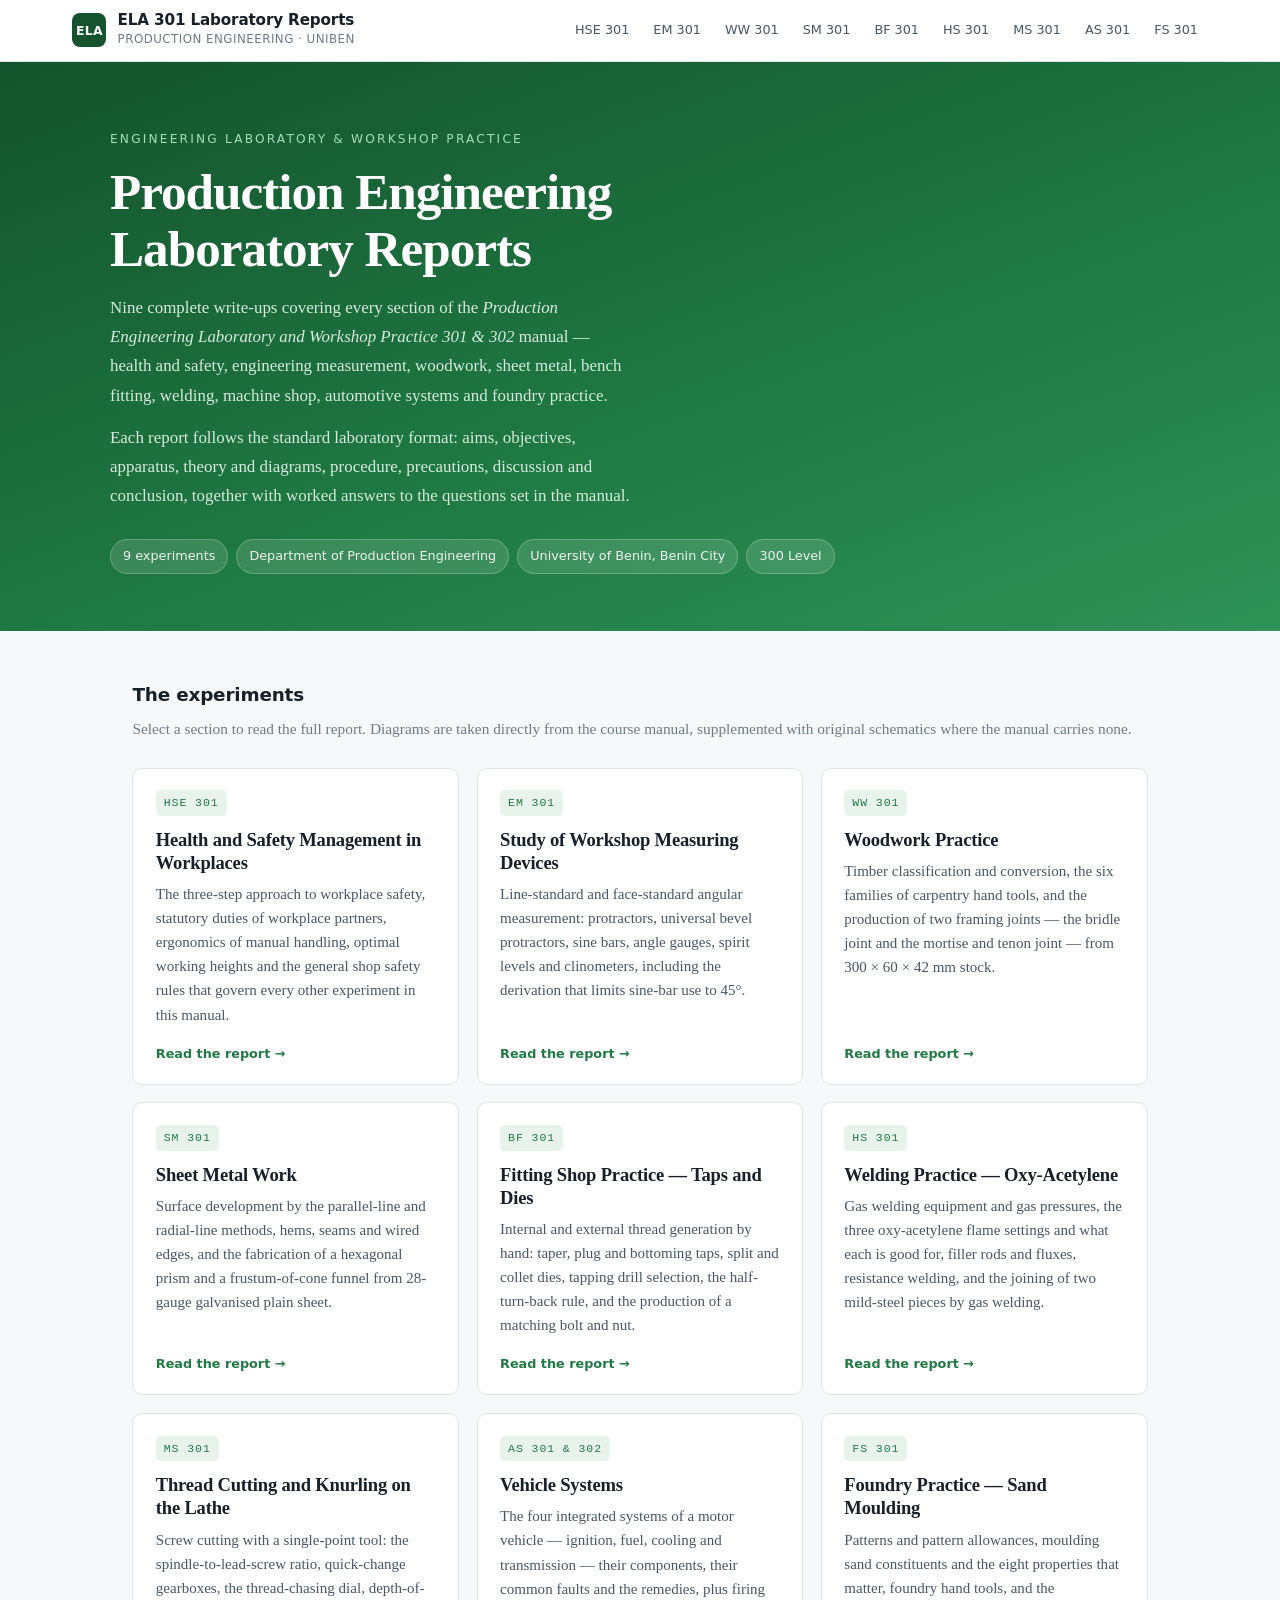
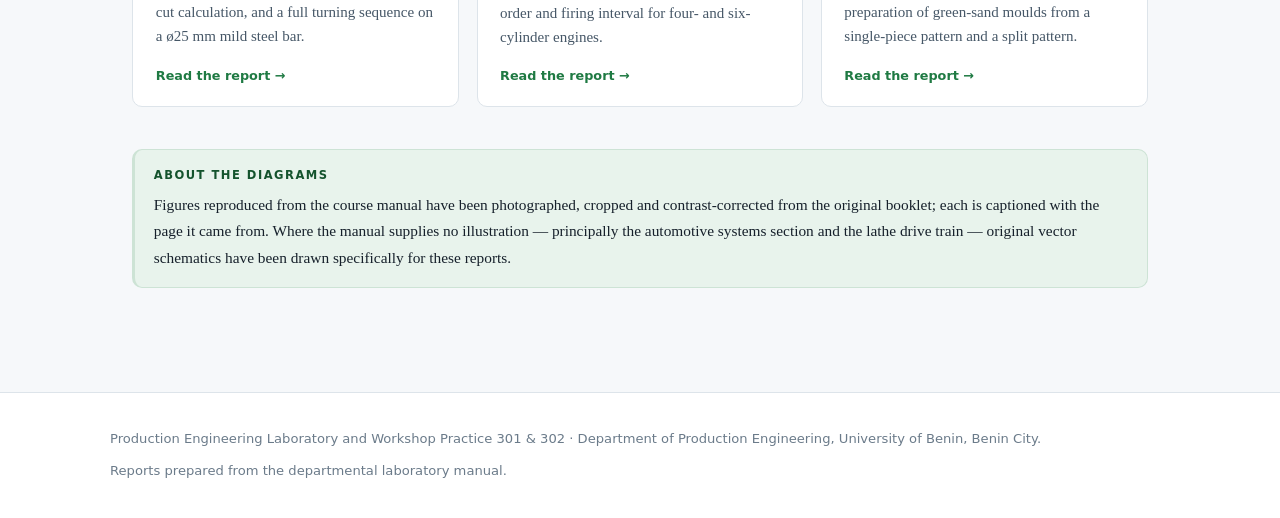
<file: site/index.html>
<!DOCTYPE html>
<html lang="en">
<head>
<meta charset="utf-8">
<meta name="viewport" content="width=device-width, initial-scale=1">
<title>ELA 301 — Production Engineering Laboratory Reports</title>
<meta name="description" content="Full laboratory reports for Production Engineering Laboratory and Workshop Practice 301 &amp; 302, Department of Production Engineering, University of Benin.">
<link rel="stylesheet" href="assets/styles.css">
</head>
<body>

<header class="masthead">
  <div class="masthead-inner">
    <a class="brand" href="index.html">
      <span class="brand-mark">ELA</span>
      <span class="brand-text">
        <strong>ELA 301 Laboratory Reports</strong>
        <span>Production Engineering &middot; UNIBEN</span>
      </span>
    </a>
    <nav>
      <a href="reports/hse-301.html">HSE 301</a>
      <a href="reports/em-301.html">EM 301</a>
      <a href="reports/ww-301.html">WW 301</a>
      <a href="reports/sm-301.html">SM 301</a>
      <a href="reports/bf-301.html">BF 301</a>
      <a href="reports/hs-301.html">HS 301</a>
      <a href="reports/ms-301.html">MS 301</a>
      <a href="reports/as-301.html">AS 301</a>
      <a href="reports/fs-301.html">FS 301</a>
    </nav>
  </div>
</header>

<section class="hero">
  <div class="hero-inner">
    <p class="eyebrow">Engineering Laboratory &amp; Workshop Practice</p>
    <h1>Production Engineering<br>Laboratory Reports</h1>
    <p>Nine complete write-ups covering every section of the <em>Production Engineering Laboratory and Workshop Practice 301 &amp; 302</em> manual — health and safety, engineering measurement, woodwork, sheet metal, bench fitting, welding, machine shop, automotive systems and foundry practice.</p>
    <p>Each report follows the standard laboratory format: aims, objectives, apparatus, theory and diagrams, procedure, precautions, discussion and conclusion, together with worked answers to the questions set in the manual.</p>
    <div class="hero-meta">
      <span>9 experiments</span>
      <span>Department of Production Engineering</span>
      <span>University of Benin, Benin City</span>
      <span>300 Level</span>
    </div>
  </div>
</section>

<main class="wrap">

  <div class="section-head">
    <h2>The experiments</h2>
    <p>Select a section to read the full report. Diagrams are taken directly from the course manual, supplemented with original schematics where the manual carries none.</p>
  </div>

  <div class="card-grid">

    <a class="card" href="reports/hse-301.html">
      <span class="code">HSE 301</span>
      <h3>Health and Safety Management in Workplaces</h3>
      <p>The three-step approach to workplace safety, statutory duties of workplace partners, ergonomics of manual handling, optimal working heights and the general shop safety rules that govern every other experiment in this manual.</p>
      <span class="go">Read the report &rarr;</span>
    </a>

    <a class="card" href="reports/em-301.html">
      <span class="code">EM 301</span>
      <h3>Study of Workshop Measuring Devices</h3>
      <p>Line-standard and face-standard angular measurement: protractors, universal bevel protractors, sine bars, angle gauges, spirit levels and clinometers, including the derivation that limits sine-bar use to 45&deg;.</p>
      <span class="go">Read the report &rarr;</span>
    </a>

    <a class="card" href="reports/ww-301.html">
      <span class="code">WW 301</span>
      <h3>Woodwork Practice</h3>
      <p>Timber classification and conversion, the six families of carpentry hand tools, and the production of two framing joints — the bridle joint and the mortise and tenon joint — from 300 &times; 60 &times; 42 mm stock.</p>
      <span class="go">Read the report &rarr;</span>
    </a>

    <a class="card" href="reports/sm-301.html">
      <span class="code">SM 301</span>
      <h3>Sheet Metal Work</h3>
      <p>Surface development by the parallel-line and radial-line methods, hems, seams and wired edges, and the fabrication of a hexagonal prism and a frustum-of-cone funnel from 28-gauge galvanised plain sheet.</p>
      <span class="go">Read the report &rarr;</span>
    </a>

    <a class="card" href="reports/bf-301.html">
      <span class="code">BF 301</span>
      <h3>Fitting Shop Practice — Taps and Dies</h3>
      <p>Internal and external thread generation by hand: taper, plug and bottoming taps, split and collet dies, tapping drill selection, the half-turn-back rule, and the production of a matching bolt and nut.</p>
      <span class="go">Read the report &rarr;</span>
    </a>

    <a class="card" href="reports/hs-301.html">
      <span class="code">HS 301</span>
      <h3>Welding Practice — Oxy-Acetylene</h3>
      <p>Gas welding equipment and gas pressures, the three oxy-acetylene flame settings and what each is good for, filler rods and fluxes, resistance welding, and the joining of two mild-steel pieces by gas welding.</p>
      <span class="go">Read the report &rarr;</span>
    </a>

    <a class="card" href="reports/ms-301.html">
      <span class="code">MS 301</span>
      <h3>Thread Cutting and Knurling on the Lathe</h3>
      <p>Screw cutting with a single-point tool: the spindle-to-lead-screw ratio, quick-change gearboxes, the thread-chasing dial, depth-of-cut calculation, and a full turning sequence on a &oslash;25 mm mild steel bar.</p>
      <span class="go">Read the report &rarr;</span>
    </a>

    <a class="card" href="reports/as-301.html">
      <span class="code">AS 301 &amp; 302</span>
      <h3>Vehicle Systems</h3>
      <p>The four integrated systems of a motor vehicle — ignition, fuel, cooling and transmission — their components, their common faults and the remedies, plus firing order and firing interval for four- and six-cylinder engines.</p>
      <span class="go">Read the report &rarr;</span>
    </a>

    <a class="card" href="reports/fs-301.html">
      <span class="code">FS 301</span>
      <h3>Foundry Practice — Sand Moulding</h3>
      <p>Patterns and pattern allowances, moulding sand constituents and the eight properties that matter, foundry hand tools, and the preparation of green-sand moulds from a single-piece pattern and a split pattern.</p>
      <span class="go">Read the report &rarr;</span>
    </a>

  </div>

  <div class="note" style="margin-top:2.6rem">
    <span class="lbl">About the diagrams</span>
    <p>Figures reproduced from the course manual have been photographed, cropped and contrast-corrected from the original booklet; each is captioned with the page it came from. Where the manual supplies no illustration — principally the automotive systems section and the lathe drive train — original vector schematics have been drawn specifically for these reports.</p>
  </div>

</main>

<footer class="site">
  <div class="inner">
    <span>Production Engineering Laboratory and Workshop Practice 301 &amp; 302 &middot; Department of Production Engineering, University of Benin, Benin City.</span>
    <span>Reports prepared from the departmental laboratory manual.</span>
  </div>
</footer>

</body>
</html>
</file>
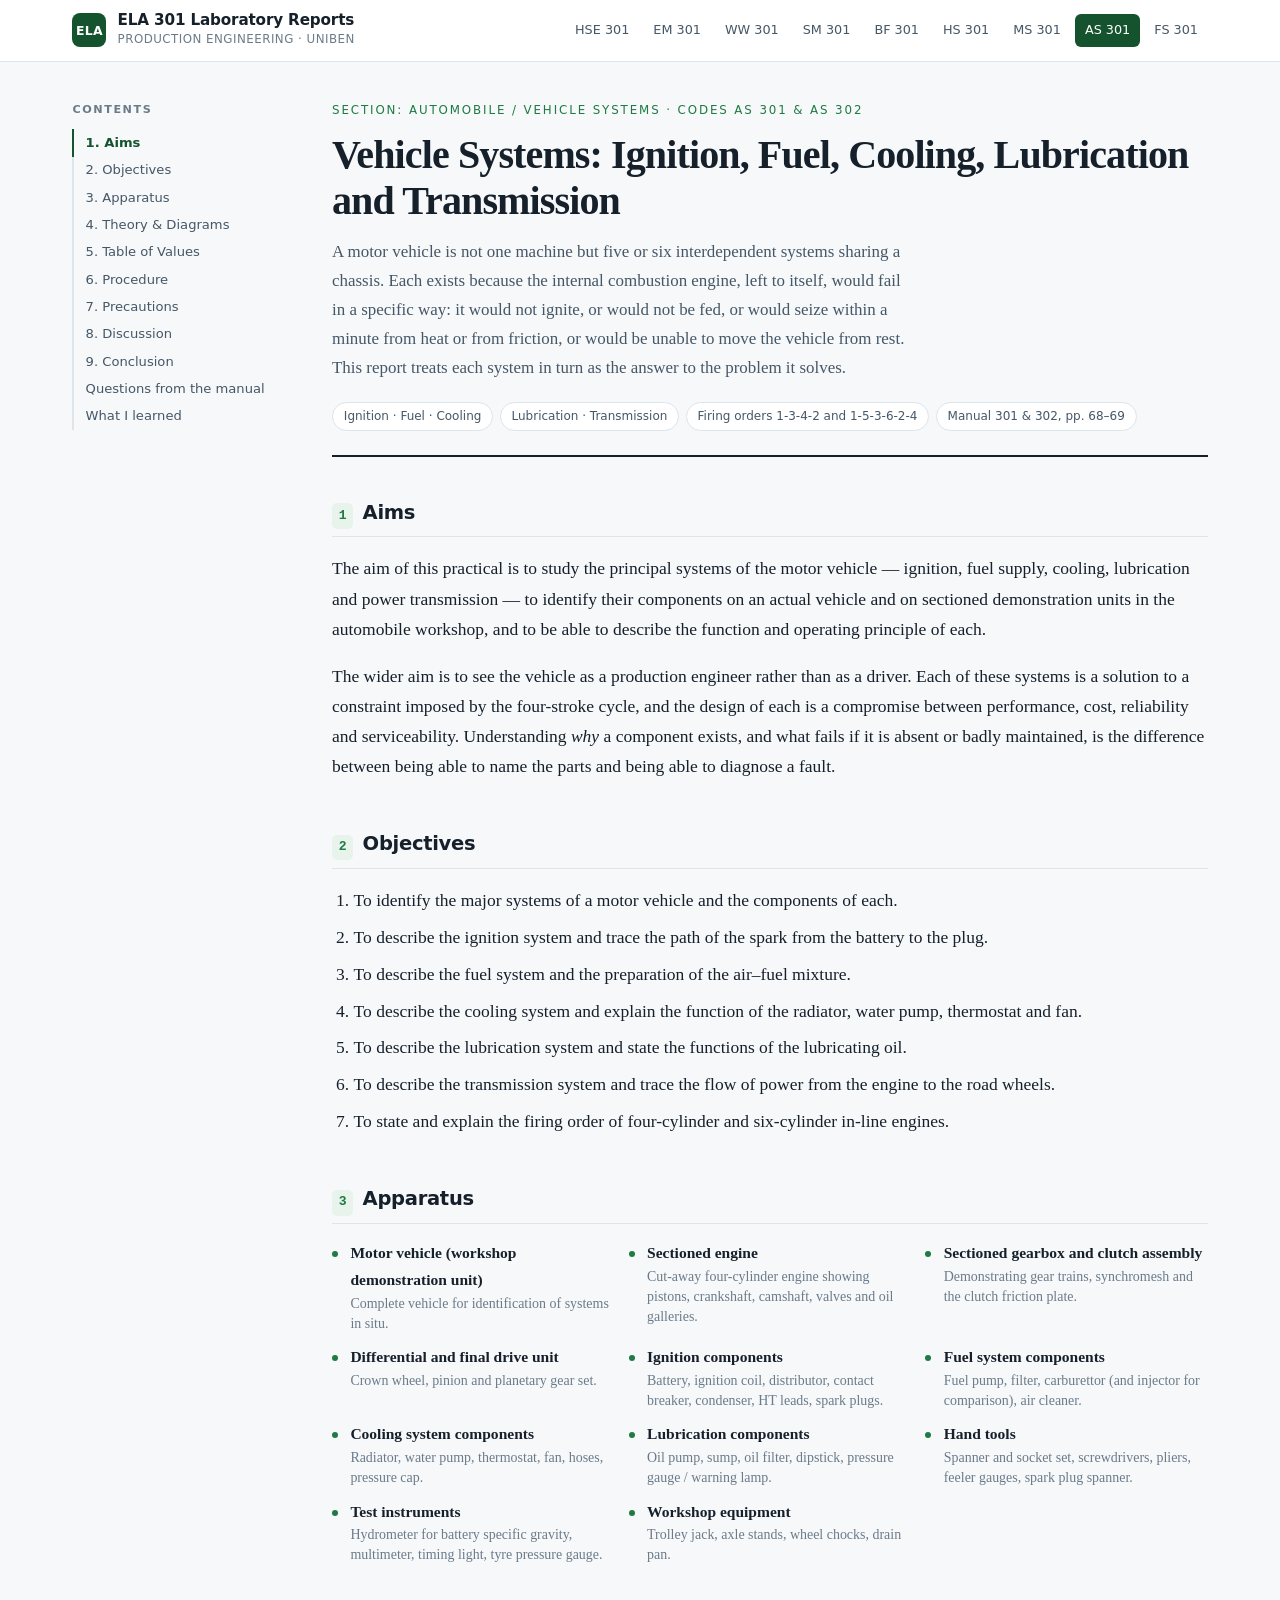
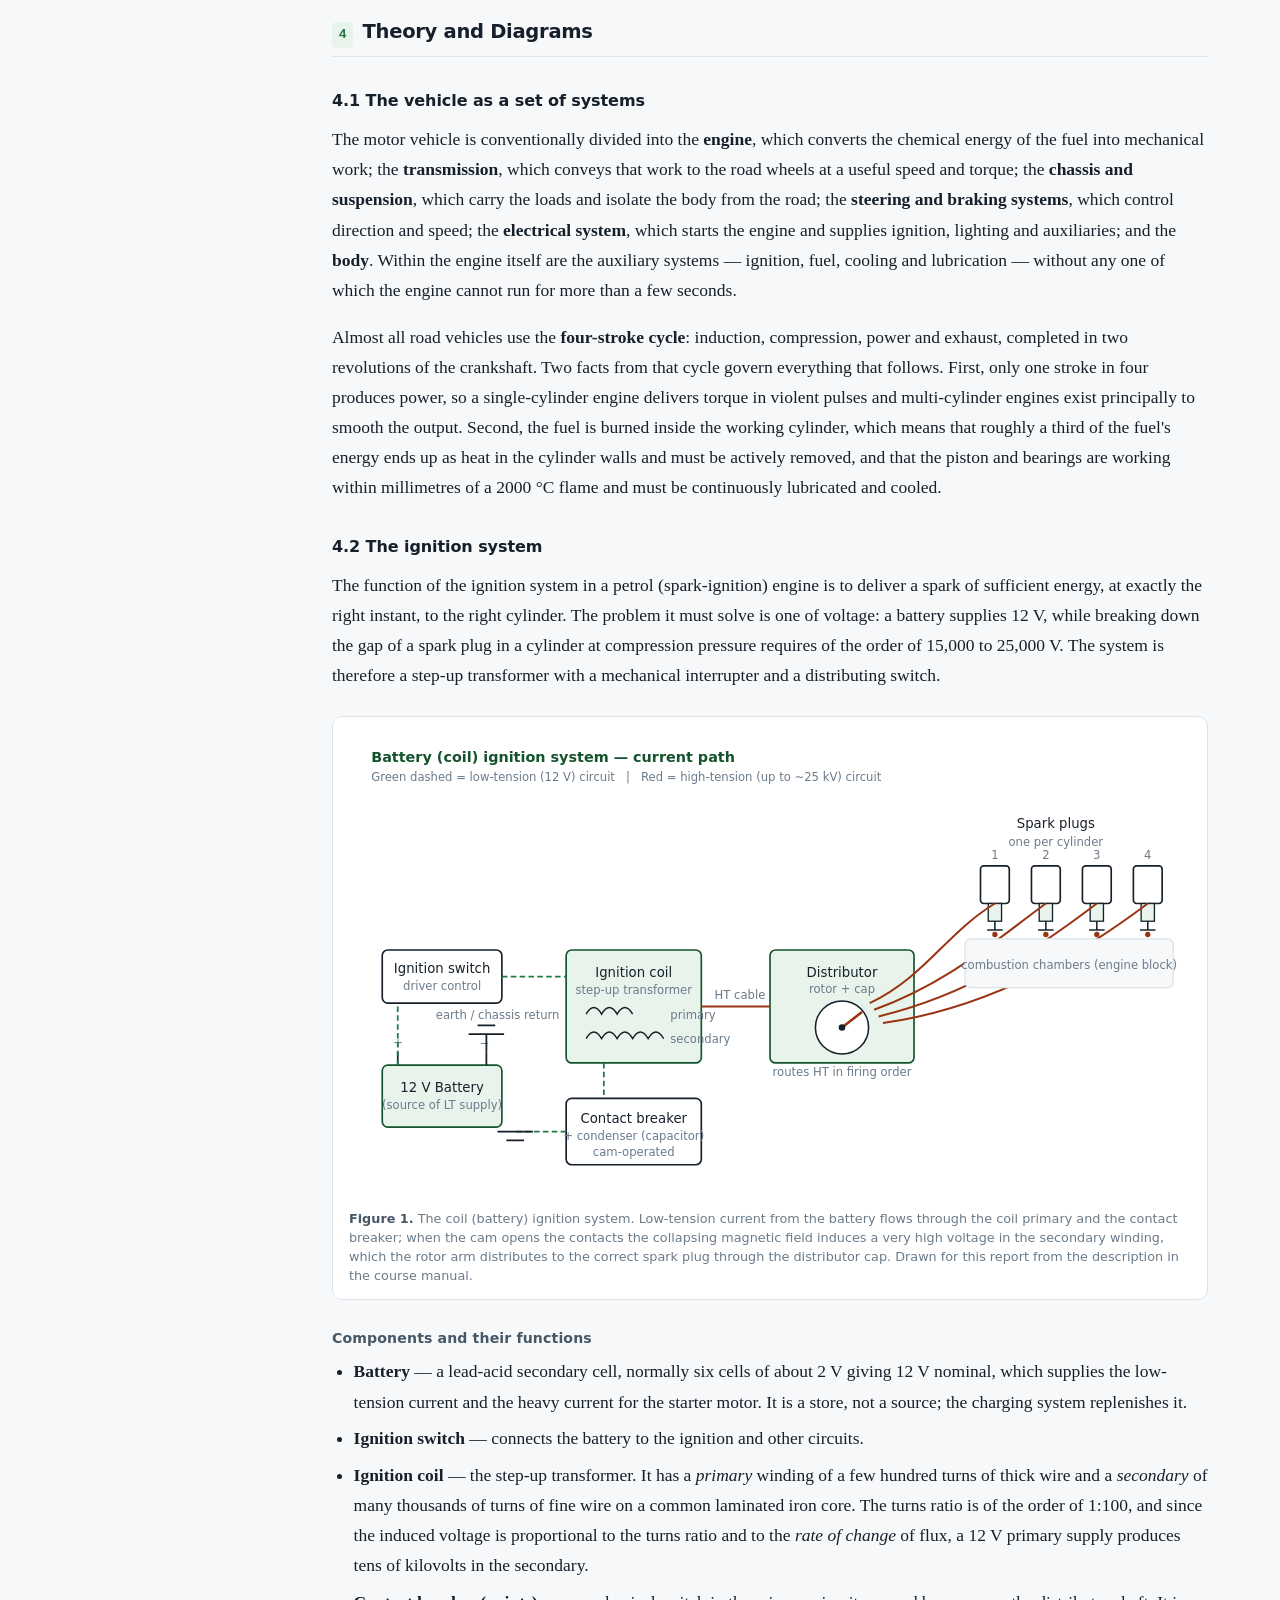
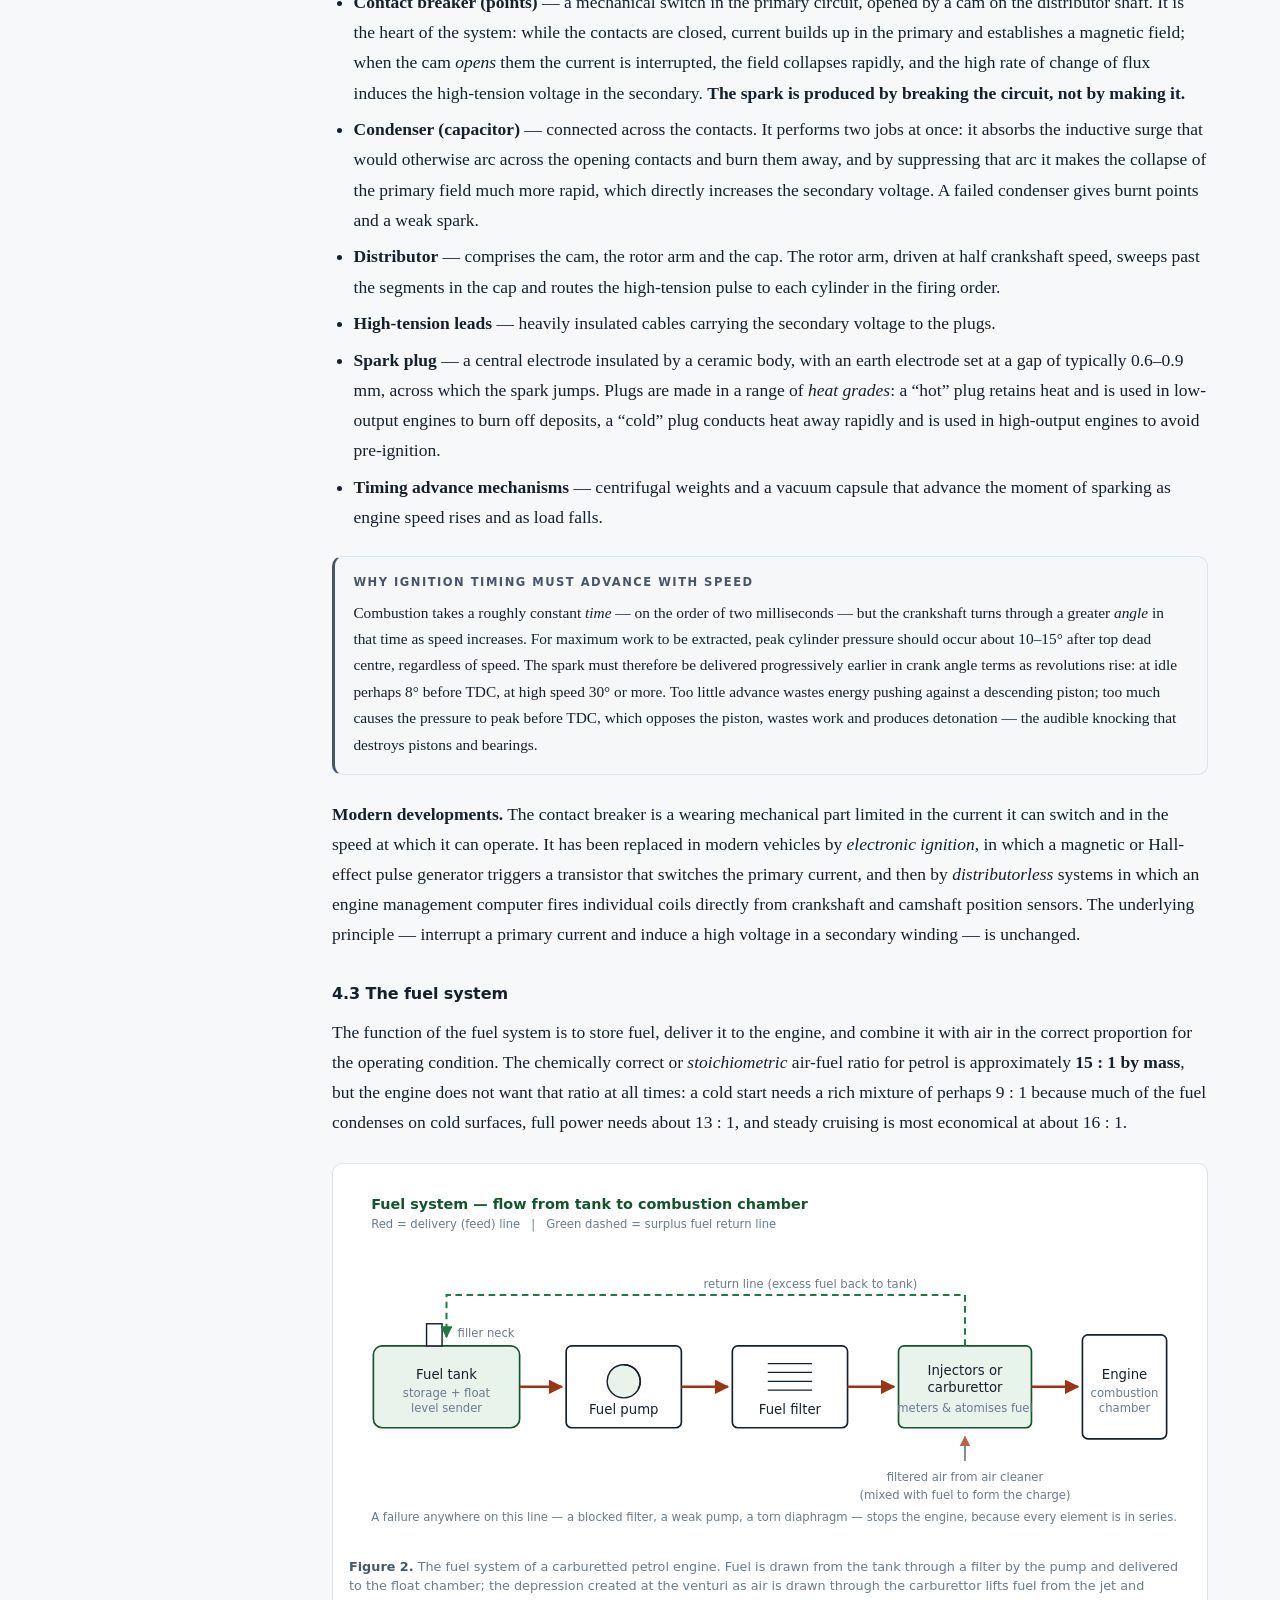
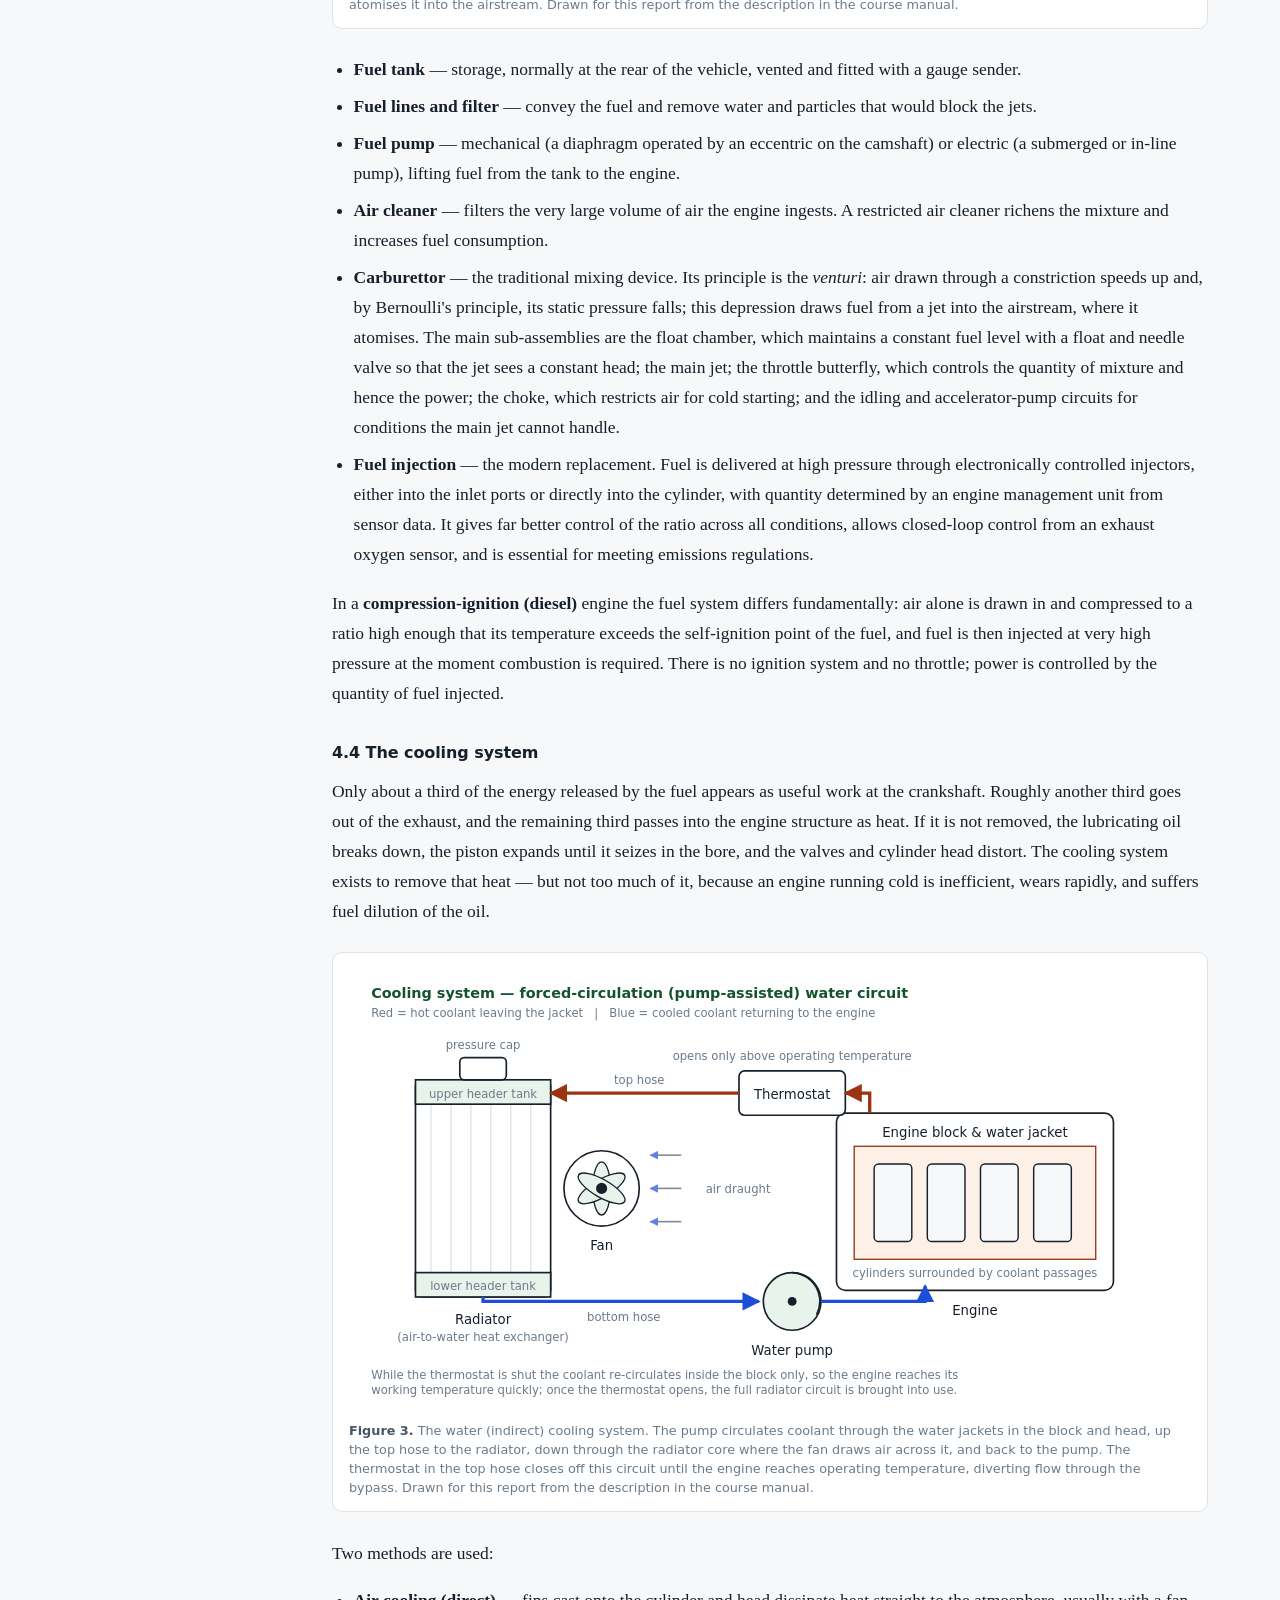
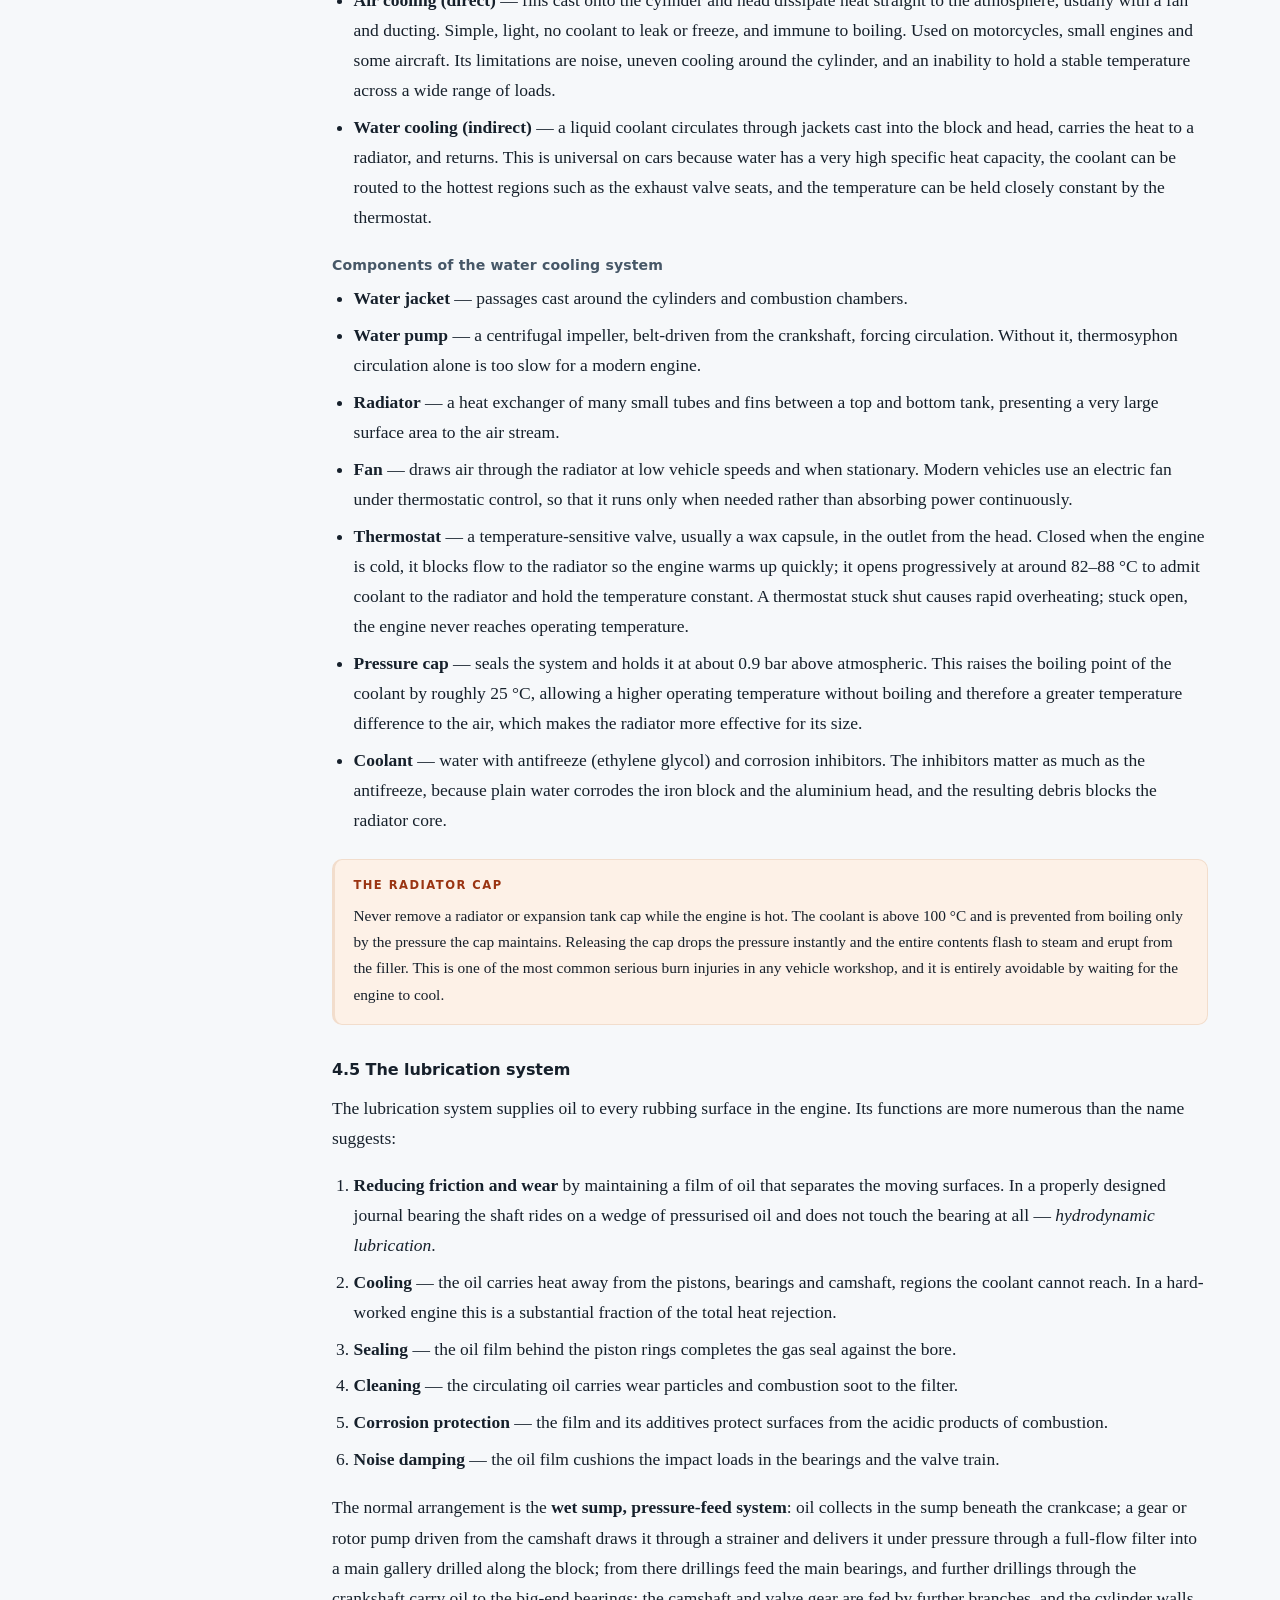
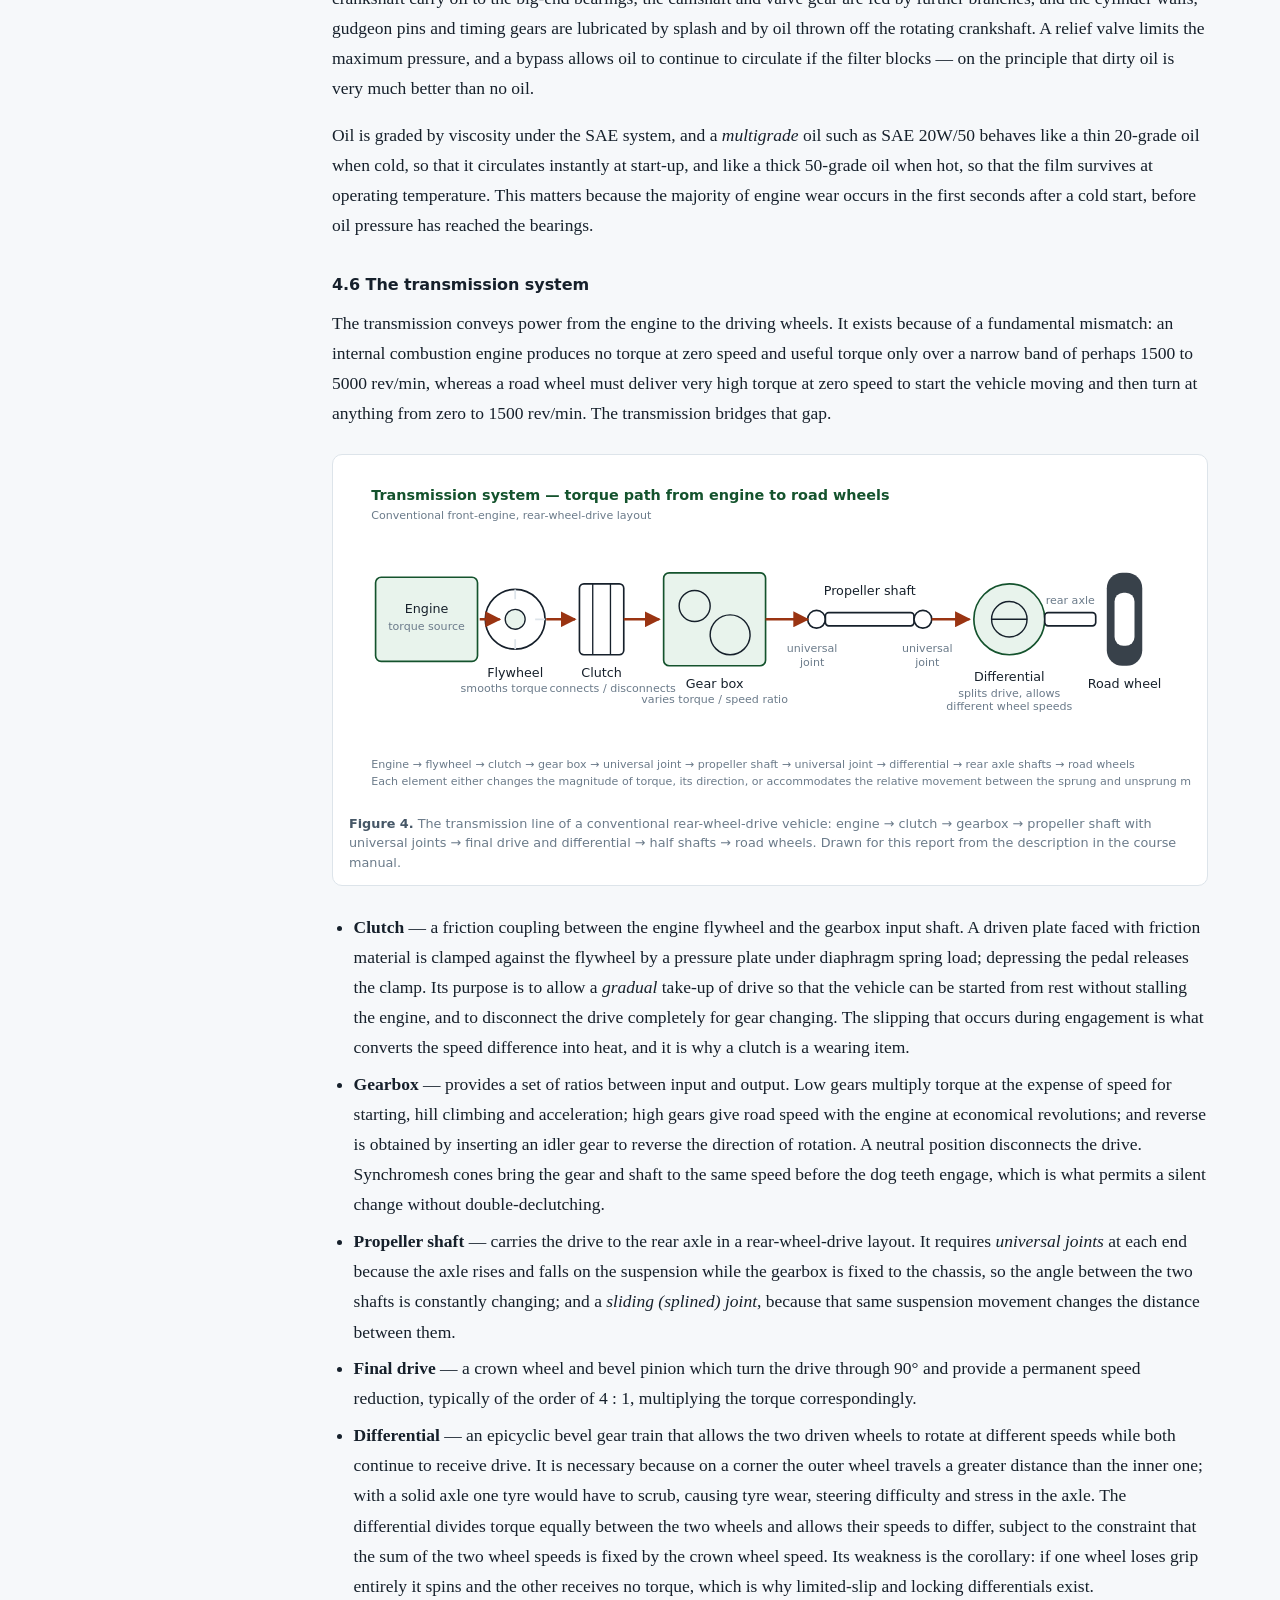
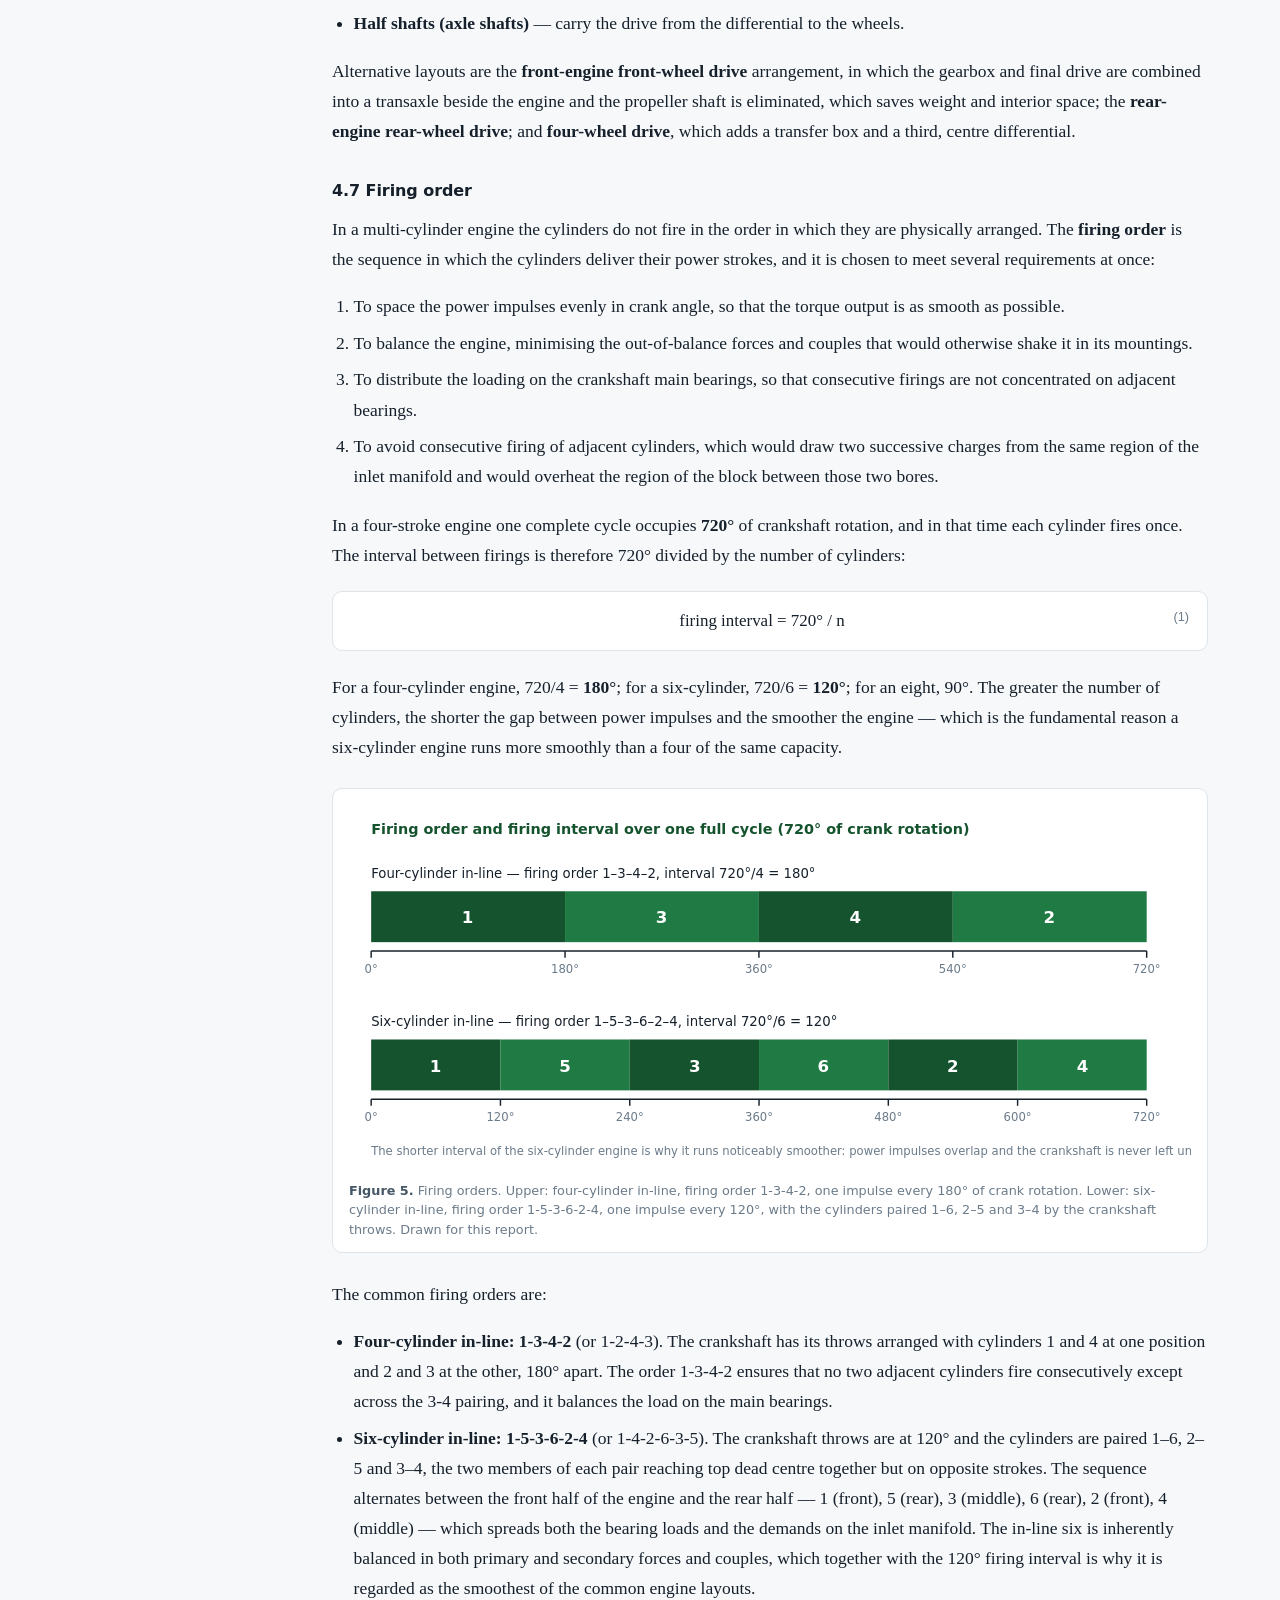
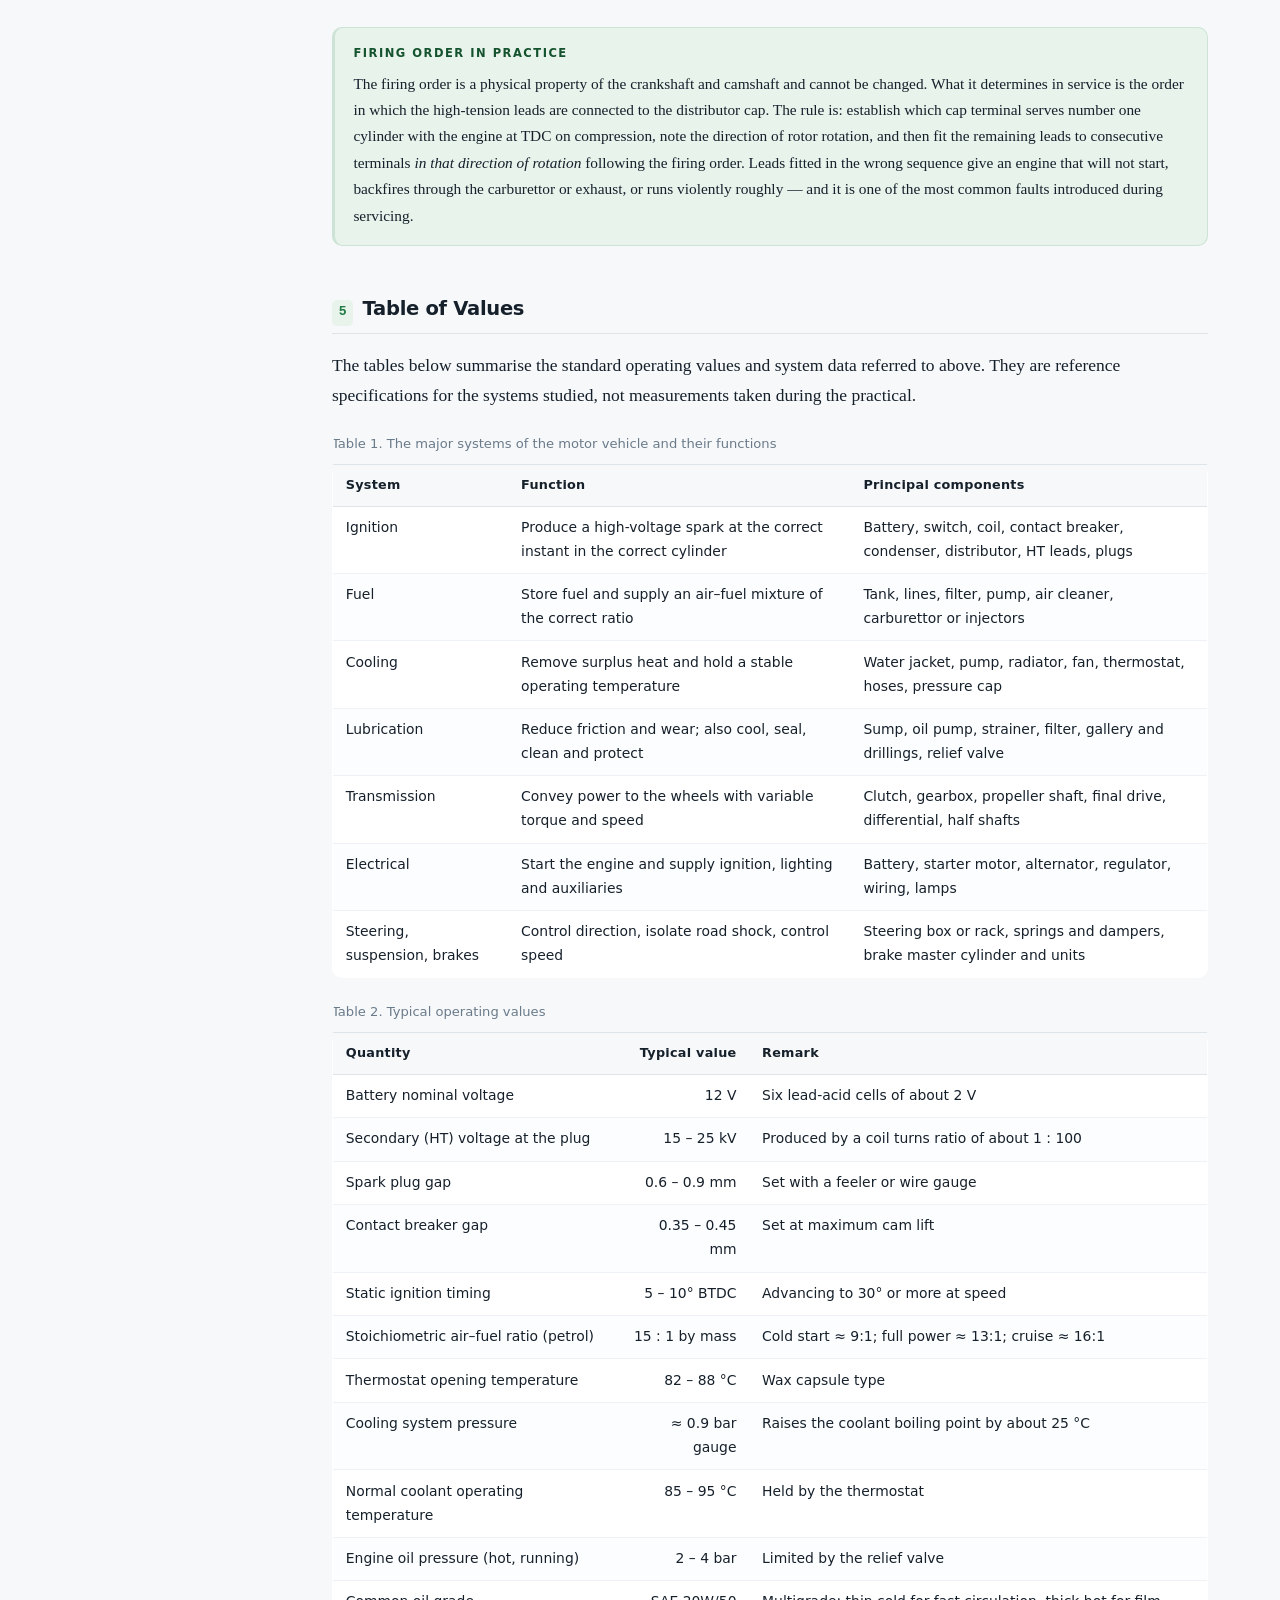
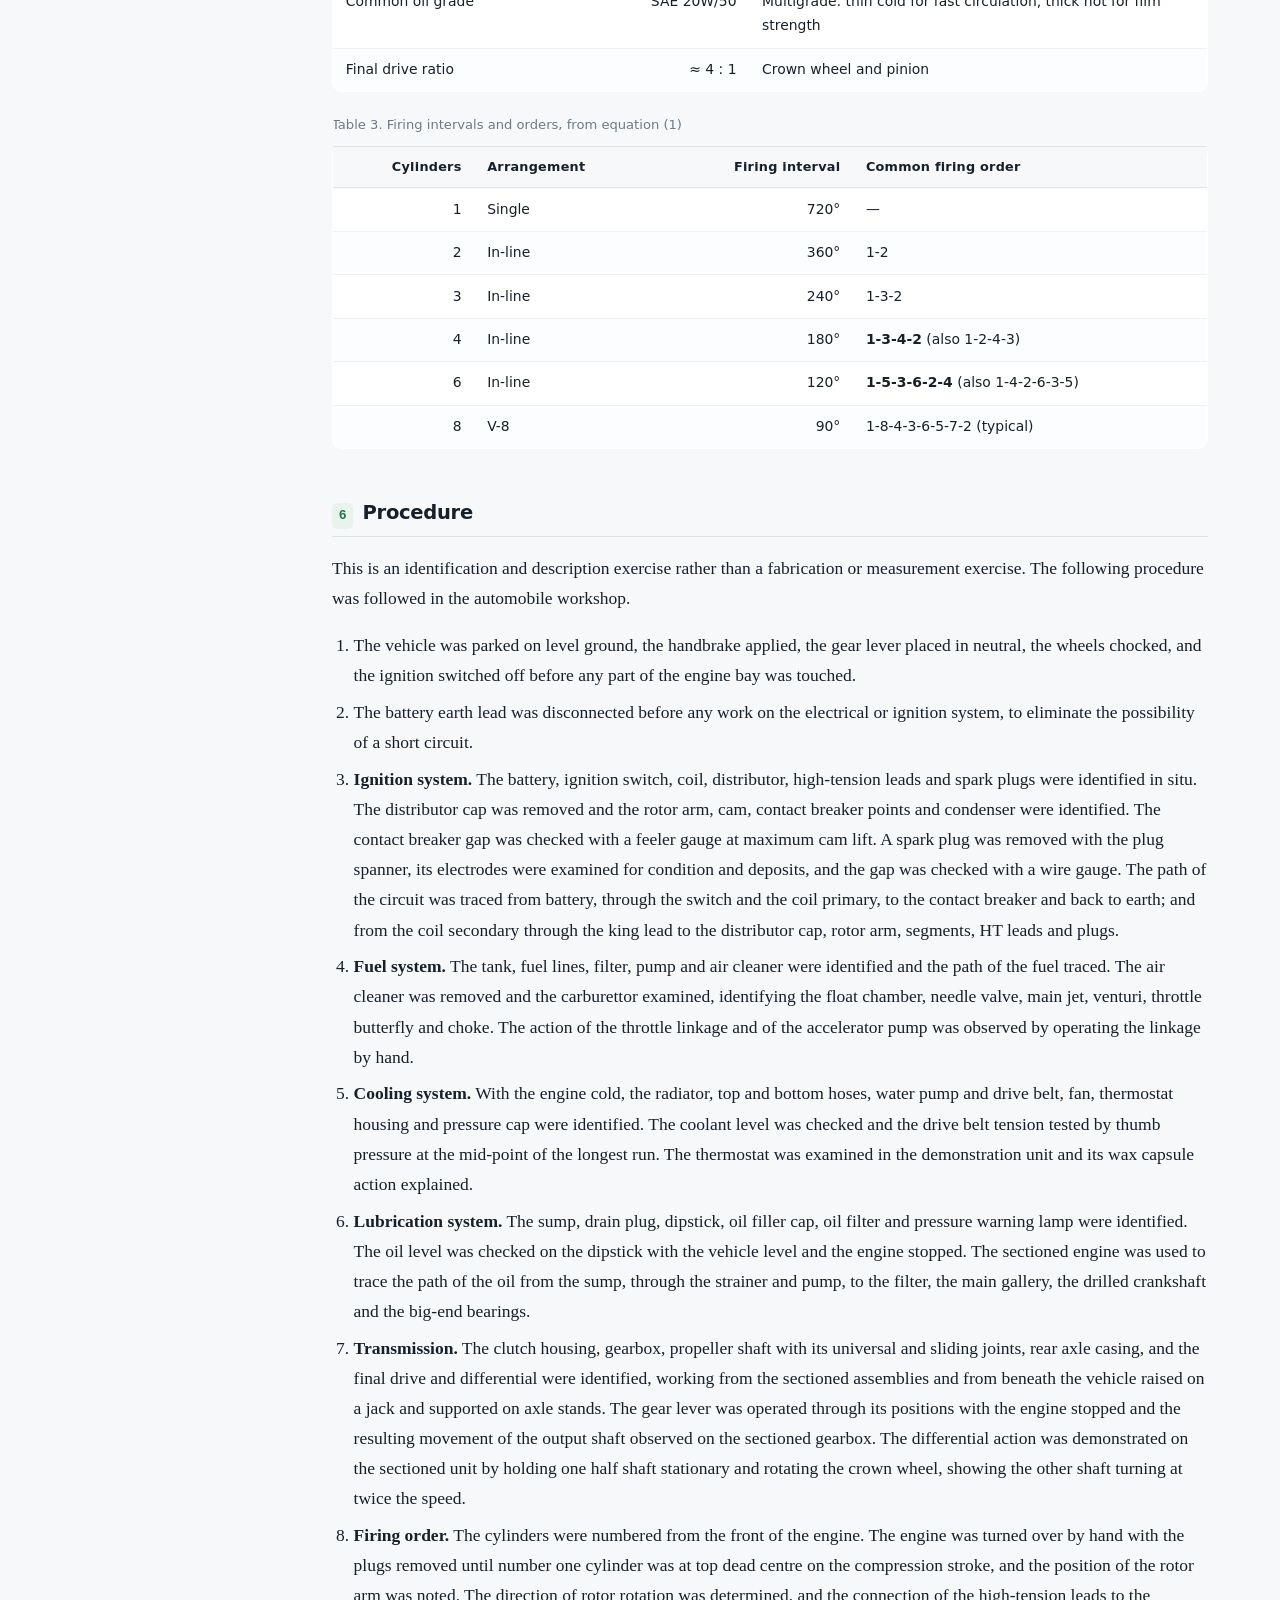
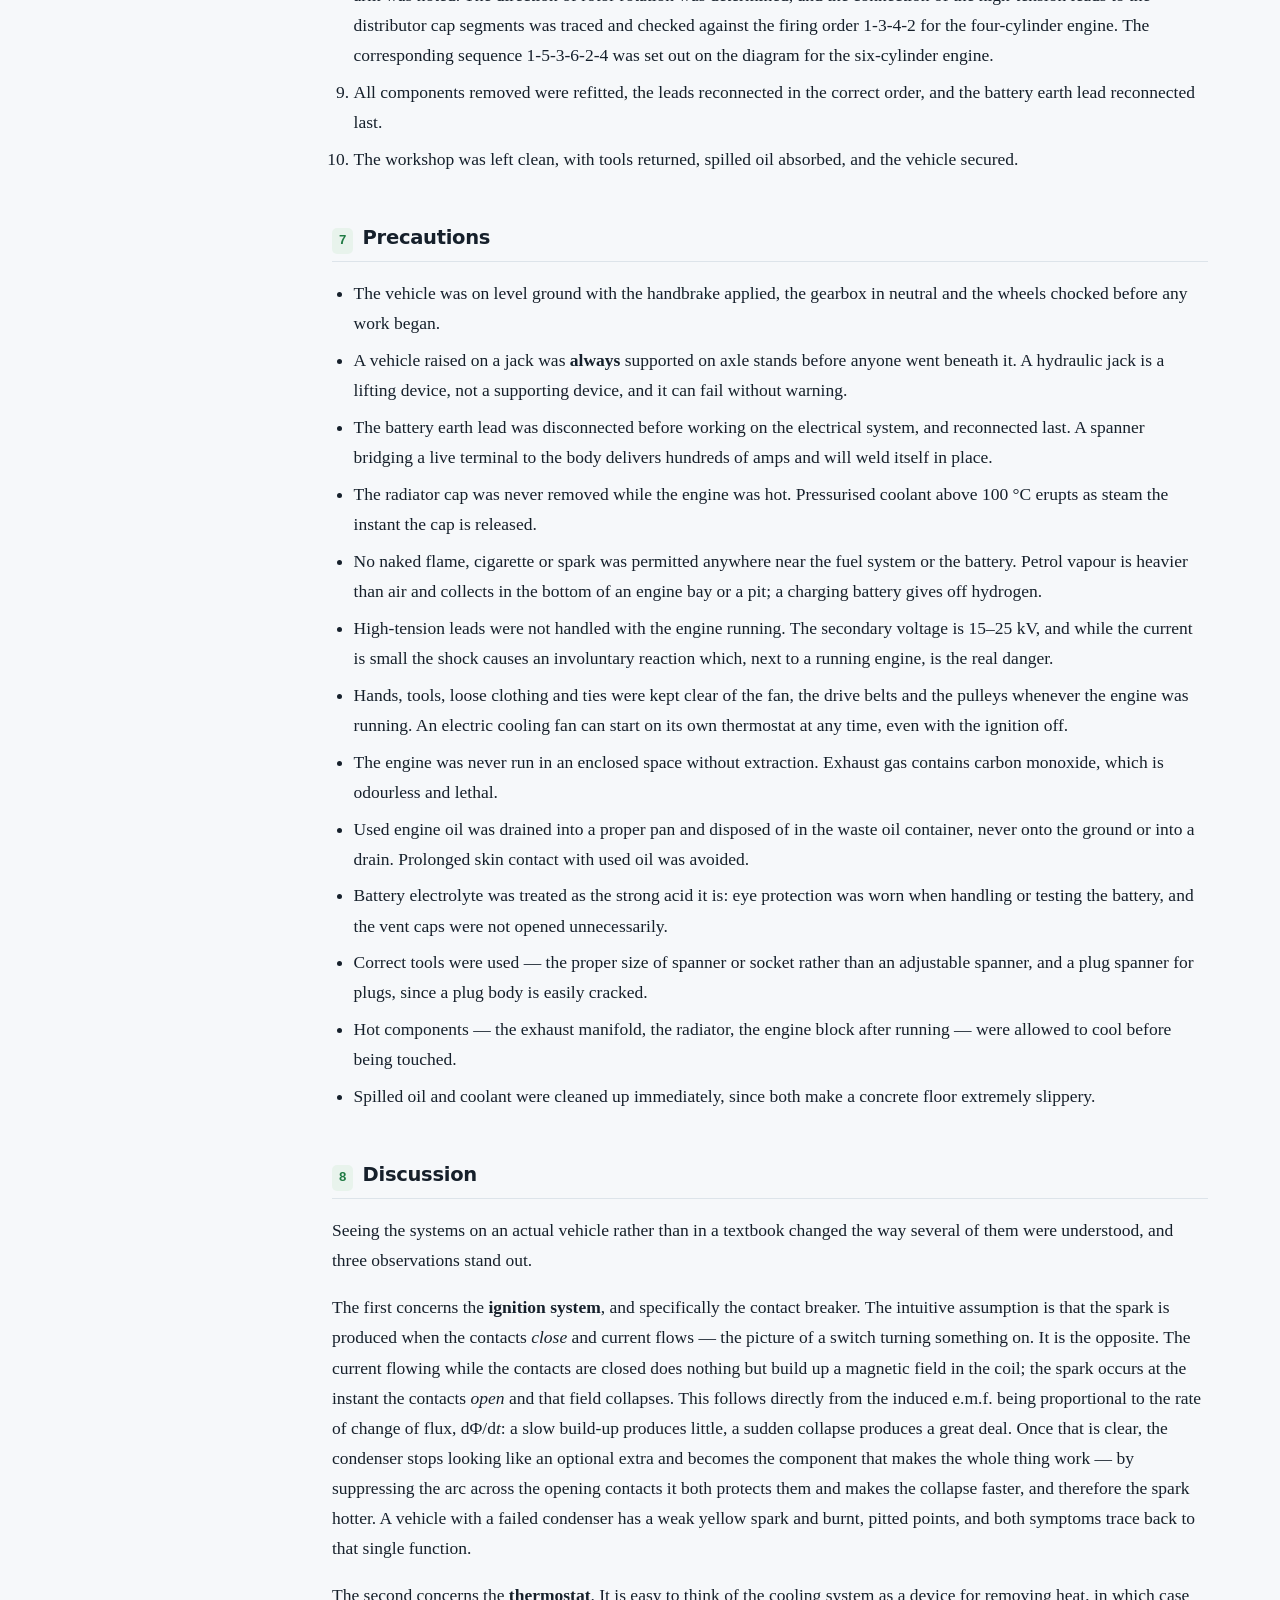
<file: site/reports/as-301.html>
<!DOCTYPE html>
<html lang="en">
<head>
<meta charset="utf-8">
<meta name="viewport" content="width=device-width, initial-scale=1">
<title>AS 301/302 — Vehicle Systems | ELA 301</title>
<meta name="description" content="Laboratory report on automobile systems: the ignition, fuel, cooling, lubrication and transmission systems of the motor vehicle, and engine firing orders.">
<link rel="stylesheet" href="../assets/styles.css">
</head>
<body>

<header class="masthead">
  <div class="masthead-inner">
    <a class="brand" href="../index.html">
      <span class="brand-mark">ELA</span>
      <span class="brand-text">
        <strong>ELA 301 Laboratory Reports</strong>
        <span>Production Engineering &middot; UNIBEN</span>
      </span>
    </a>
    <nav>
      <a href="hse-301.html">HSE 301</a>
      <a href="em-301.html">EM 301</a>
      <a href="ww-301.html">WW 301</a>
      <a href="sm-301.html">SM 301</a>
      <a href="bf-301.html">BF 301</a>
      <a href="hs-301.html">HS 301</a>
      <a href="ms-301.html">MS 301</a>
      <a class="current" href="as-301.html">AS 301</a>
      <a href="fs-301.html">FS 301</a>
    </nav>
  </div>
</header>

<div class="report-layout">

  <aside class="toc">
    <h4>Contents</h4>
    <ol>
      <li><a href="#aims">1. Aims</a></li>
      <li><a href="#objectives">2. Objectives</a></li>
      <li><a href="#apparatus">3. Apparatus</a></li>
      <li><a href="#theory">4. Theory &amp; Diagrams</a></li>
      <li><a href="#values">5. Table of Values</a></li>
      <li><a href="#procedure">6. Procedure</a></li>
      <li><a href="#precautions">7. Precautions</a></li>
      <li><a href="#discussion">8. Discussion</a></li>
      <li><a href="#conclusion">9. Conclusion</a></li>
      <li><a href="#questions">Questions from the manual</a></li>
      <li><a href="#learned">What I learned</a></li>
    </ol>
  </aside>

  <article class="report">

    <header class="report-header">
      <p class="kicker">Section: Automobile / Vehicle Systems &middot; Codes AS 301 &amp; AS 302</p>
      <h1>Vehicle Systems: Ignition, Fuel, Cooling, Lubrication and Transmission</h1>
      <p class="standfirst">A motor vehicle is not one machine but five or six interdependent systems sharing a chassis. Each exists because the internal combustion engine, left to itself, would fail in a specific way: it would not ignite, or would not be fed, or would seize within a minute from heat or from friction, or would be unable to move the vehicle from rest. This report treats each system in turn as the answer to the problem it solves.</p>
      <div class="tagrow">
        <span>Ignition &middot; Fuel &middot; Cooling</span>
        <span>Lubrication &middot; Transmission</span>
        <span>Firing orders 1-3-4-2 and 1-5-3-6-2-4</span>
        <span>Manual 301 &amp; 302, pp. 68&ndash;69</span>
      </div>
    </header>

    <section class="block" id="aims">
      <h2><span class="num">1</span> Aims</h2>
      <p>The aim of this practical is to study the principal systems of the motor vehicle &mdash; ignition, fuel supply, cooling, lubrication and power transmission &mdash; to identify their components on an actual vehicle and on sectioned demonstration units in the automobile workshop, and to be able to describe the function and operating principle of each.</p>
      <p>The wider aim is to see the vehicle as a production engineer rather than as a driver. Each of these systems is a solution to a constraint imposed by the four-stroke cycle, and the design of each is a compromise between performance, cost, reliability and serviceability. Understanding <em>why</em> a component exists, and what fails if it is absent or badly maintained, is the difference between being able to name the parts and being able to diagnose a fault.</p>
    </section>

    <section class="block" id="objectives">
      <h2><span class="num">2</span> Objectives</h2>
      <ol>
        <li>To identify the major systems of a motor vehicle and the components of each.</li>
        <li>To describe the ignition system and trace the path of the spark from the battery to the plug.</li>
        <li>To describe the fuel system and the preparation of the air&ndash;fuel mixture.</li>
        <li>To describe the cooling system and explain the function of the radiator, water pump, thermostat and fan.</li>
        <li>To describe the lubrication system and state the functions of the lubricating oil.</li>
        <li>To describe the transmission system and trace the flow of power from the engine to the road wheels.</li>
        <li>To state and explain the firing order of four-cylinder and six-cylinder in-line engines.</li>
      </ol>
    </section>

    <section class="block" id="apparatus">
      <h2><span class="num">3</span> Apparatus</h2>
      <ul class="apparatus">
        <li><b>Motor vehicle (workshop demonstration unit)</b><span>Complete vehicle for identification of systems in situ.</span></li>
        <li><b>Sectioned engine</b><span>Cut-away four-cylinder engine showing pistons, crankshaft, camshaft, valves and oil galleries.</span></li>
        <li><b>Sectioned gearbox and clutch assembly</b><span>Demonstrating gear trains, synchromesh and the clutch friction plate.</span></li>
        <li><b>Differential and final drive unit</b><span>Crown wheel, pinion and planetary gear set.</span></li>
        <li><b>Ignition components</b><span>Battery, ignition coil, distributor, contact breaker, condenser, HT leads, spark plugs.</span></li>
        <li><b>Fuel system components</b><span>Fuel pump, filter, carburettor (and injector for comparison), air cleaner.</span></li>
        <li><b>Cooling system components</b><span>Radiator, water pump, thermostat, fan, hoses, pressure cap.</span></li>
        <li><b>Lubrication components</b><span>Oil pump, sump, oil filter, dipstick, pressure gauge / warning lamp.</span></li>
        <li><b>Hand tools</b><span>Spanner and socket set, screwdrivers, pliers, feeler gauges, spark plug spanner.</span></li>
        <li><b>Test instruments</b><span>Hydrometer for battery specific gravity, multimeter, timing light, tyre pressure gauge.</span></li>
        <li><b>Workshop equipment</b><span>Trolley jack, axle stands, wheel chocks, drain pan.</span></li>
      </ul>
    </section>

    <section class="block" id="theory">
      <h2><span class="num">4</span> Theory and Diagrams</h2>

      <h3>4.1 The vehicle as a set of systems</h3>
      <p>The motor vehicle is conventionally divided into the <strong>engine</strong>, which converts the chemical energy of the fuel into mechanical work; the <strong>transmission</strong>, which conveys that work to the road wheels at a useful speed and torque; the <strong>chassis and suspension</strong>, which carry the loads and isolate the body from the road; the <strong>steering and braking systems</strong>, which control direction and speed; the <strong>electrical system</strong>, which starts the engine and supplies ignition, lighting and auxiliaries; and the <strong>body</strong>. Within the engine itself are the auxiliary systems &mdash; ignition, fuel, cooling and lubrication &mdash; without any one of which the engine cannot run for more than a few seconds.</p>
      <p>Almost all road vehicles use the <strong>four-stroke cycle</strong>: induction, compression, power and exhaust, completed in two revolutions of the crankshaft. Two facts from that cycle govern everything that follows. First, only one stroke in four produces power, so a single-cylinder engine delivers torque in violent pulses and multi-cylinder engines exist principally to smooth the output. Second, the fuel is burned inside the working cylinder, which means that roughly a third of the fuel's energy ends up as heat in the cylinder walls and must be actively removed, and that the piston and bearings are working within millimetres of a 2000 &deg;C flame and must be continuously lubricated and cooled.</p>

      <h3>4.2 The ignition system</h3>
      <p>The function of the ignition system in a petrol (spark-ignition) engine is to deliver a spark of sufficient energy, at exactly the right instant, to the right cylinder. The problem it must solve is one of voltage: a battery supplies 12 V, while breaking down the gap of a spark plug in a cylinder at compression pressure requires of the order of 15,000 to 25,000 V. The system is therefore a step-up transformer with a mechanical interrupter and a distributing switch.</p>

      <figure>
        <img src="../assets/figures/as-ignition.svg" alt="Schematic of a coil ignition system showing battery, ignition switch, coil primary and secondary windings, contact breaker, condenser, distributor cap, rotor arm, high tension leads and four spark plugs">
        <figcaption><b>Figure 1.</b> The coil (battery) ignition system. Low-tension current from the battery flows through the coil primary and the contact breaker; when the cam opens the contacts the collapsing magnetic field induces a very high voltage in the secondary winding, which the rotor arm distributes to the correct spark plug through the distributor cap. Drawn for this report from the description in the course manual.</figcaption>
      </figure>

      <h4>Components and their functions</h4>
      <ul>
        <li><strong>Battery</strong> &mdash; a lead-acid secondary cell, normally six cells of about 2 V giving 12 V nominal, which supplies the low-tension current and the heavy current for the starter motor. It is a store, not a source; the charging system replenishes it.</li>
        <li><strong>Ignition switch</strong> &mdash; connects the battery to the ignition and other circuits.</li>
        <li><strong>Ignition coil</strong> &mdash; the step-up transformer. It has a <em>primary</em> winding of a few hundred turns of thick wire and a <em>secondary</em> of many thousands of turns of fine wire on a common laminated iron core. The turns ratio is of the order of 1:100, and since the induced voltage is proportional to the turns ratio and to the <em>rate of change</em> of flux, a 12 V primary supply produces tens of kilovolts in the secondary.</li>
        <li><strong>Contact breaker (points)</strong> &mdash; a mechanical switch in the primary circuit, opened by a cam on the distributor shaft. It is the heart of the system: while the contacts are closed, current builds up in the primary and establishes a magnetic field; when the cam <em>opens</em> them the current is interrupted, the field collapses rapidly, and the high rate of change of flux induces the high-tension voltage in the secondary. <strong>The spark is produced by breaking the circuit, not by making it.</strong></li>
        <li><strong>Condenser (capacitor)</strong> &mdash; connected across the contacts. It performs two jobs at once: it absorbs the inductive surge that would otherwise arc across the opening contacts and burn them away, and by suppressing that arc it makes the collapse of the primary field much more rapid, which directly increases the secondary voltage. A failed condenser gives burnt points and a weak spark.</li>
        <li><strong>Distributor</strong> &mdash; comprises the cam, the rotor arm and the cap. The rotor arm, driven at half crankshaft speed, sweeps past the segments in the cap and routes the high-tension pulse to each cylinder in the firing order.</li>
        <li><strong>High-tension leads</strong> &mdash; heavily insulated cables carrying the secondary voltage to the plugs.</li>
        <li><strong>Spark plug</strong> &mdash; a central electrode insulated by a ceramic body, with an earth electrode set at a gap of typically 0.6&ndash;0.9 mm, across which the spark jumps. Plugs are made in a range of <em>heat grades</em>: a &ldquo;hot&rdquo; plug retains heat and is used in low-output engines to burn off deposits, a &ldquo;cold&rdquo; plug conducts heat away rapidly and is used in high-output engines to avoid pre-ignition.</li>
        <li><strong>Timing advance mechanisms</strong> &mdash; centrifugal weights and a vacuum capsule that advance the moment of sparking as engine speed rises and as load falls.</li>
      </ul>

      <div class="insight">
        <span class="lbl">Why ignition timing must advance with speed</span>
        <p>Combustion takes a roughly constant <em>time</em> &mdash; on the order of two milliseconds &mdash; but the crankshaft turns through a greater <em>angle</em> in that time as speed increases. For maximum work to be extracted, peak cylinder pressure should occur about 10&ndash;15&deg; after top dead centre, regardless of speed. The spark must therefore be delivered progressively earlier in crank angle terms as revolutions rise: at idle perhaps 8&deg; before TDC, at high speed 30&deg; or more. Too little advance wastes energy pushing against a descending piston; too much causes the pressure to peak before TDC, which opposes the piston, wastes work and produces detonation &mdash; the audible knocking that destroys pistons and bearings.</p>
      </div>

      <p><strong>Modern developments.</strong> The contact breaker is a wearing mechanical part limited in the current it can switch and in the speed at which it can operate. It has been replaced in modern vehicles by <em>electronic ignition</em>, in which a magnetic or Hall-effect pulse generator triggers a transistor that switches the primary current, and then by <em>distributorless</em> systems in which an engine management computer fires individual coils directly from crankshaft and camshaft position sensors. The underlying principle &mdash; interrupt a primary current and induce a high voltage in a secondary winding &mdash; is unchanged.</p>

      <h3>4.3 The fuel system</h3>
      <p>The function of the fuel system is to store fuel, deliver it to the engine, and combine it with air in the correct proportion for the operating condition. The chemically correct or <em>stoichiometric</em> air-fuel ratio for petrol is approximately <strong>15 : 1 by mass</strong>, but the engine does not want that ratio at all times: a cold start needs a rich mixture of perhaps 9 : 1 because much of the fuel condenses on cold surfaces, full power needs about 13 : 1, and steady cruising is most economical at about 16 : 1.</p>

      <figure>
        <img src="../assets/figures/as-fuel.svg" alt="Schematic of a petrol fuel system showing fuel tank, fuel lines, fuel pump, filter, carburettor with float chamber and venturi, air cleaner and inlet manifold">
        <figcaption><b>Figure 2.</b> The fuel system of a carburetted petrol engine. Fuel is drawn from the tank through a filter by the pump and delivered to the float chamber; the depression created at the venturi as air is drawn through the carburettor lifts fuel from the jet and atomises it into the airstream. Drawn for this report from the description in the course manual.</figcaption>
      </figure>

      <ul>
        <li><strong>Fuel tank</strong> &mdash; storage, normally at the rear of the vehicle, vented and fitted with a gauge sender.</li>
        <li><strong>Fuel lines and filter</strong> &mdash; convey the fuel and remove water and particles that would block the jets.</li>
        <li><strong>Fuel pump</strong> &mdash; mechanical (a diaphragm operated by an eccentric on the camshaft) or electric (a submerged or in-line pump), lifting fuel from the tank to the engine.</li>
        <li><strong>Air cleaner</strong> &mdash; filters the very large volume of air the engine ingests. A restricted air cleaner richens the mixture and increases fuel consumption.</li>
        <li><strong>Carburettor</strong> &mdash; the traditional mixing device. Its principle is the <em>venturi</em>: air drawn through a constriction speeds up and, by Bernoulli's principle, its static pressure falls; this depression draws fuel from a jet into the airstream, where it atomises. The main sub-assemblies are the float chamber, which maintains a constant fuel level with a float and needle valve so that the jet sees a constant head; the main jet; the throttle butterfly, which controls the quantity of mixture and hence the power; the choke, which restricts air for cold starting; and the idling and accelerator-pump circuits for conditions the main jet cannot handle.</li>
        <li><strong>Fuel injection</strong> &mdash; the modern replacement. Fuel is delivered at high pressure through electronically controlled injectors, either into the inlet ports or directly into the cylinder, with quantity determined by an engine management unit from sensor data. It gives far better control of the ratio across all conditions, allows closed-loop control from an exhaust oxygen sensor, and is essential for meeting emissions regulations.</li>
      </ul>
      <p>In a <strong>compression-ignition (diesel)</strong> engine the fuel system differs fundamentally: air alone is drawn in and compressed to a ratio high enough that its temperature exceeds the self-ignition point of the fuel, and fuel is then injected at very high pressure at the moment combustion is required. There is no ignition system and no throttle; power is controlled by the quantity of fuel injected.</p>

      <h3>4.4 The cooling system</h3>
      <p>Only about a third of the energy released by the fuel appears as useful work at the crankshaft. Roughly another third goes out of the exhaust, and the remaining third passes into the engine structure as heat. If it is not removed, the lubricating oil breaks down, the piston expands until it seizes in the bore, and the valves and cylinder head distort. The cooling system exists to remove that heat &mdash; but not too much of it, because an engine running cold is inefficient, wears rapidly, and suffers fuel dilution of the oil.</p>

      <figure>
        <img src="../assets/figures/as-cooling.svg" alt="Schematic of an engine water cooling system showing radiator, top and bottom hoses, water pump, water jacket in the cylinder block and head, thermostat, fan and pressure cap">
        <figcaption><b>Figure 3.</b> The water (indirect) cooling system. The pump circulates coolant through the water jackets in the block and head, up the top hose to the radiator, down through the radiator core where the fan draws air across it, and back to the pump. The thermostat in the top hose closes off this circuit until the engine reaches operating temperature, diverting flow through the bypass. Drawn for this report from the description in the course manual.</figcaption>
      </figure>

      <p>Two methods are used:</p>
      <ul>
        <li><strong>Air cooling (direct)</strong> &mdash; fins cast onto the cylinder and head dissipate heat straight to the atmosphere, usually with a fan and ducting. Simple, light, no coolant to leak or freeze, and immune to boiling. Used on motorcycles, small engines and some aircraft. Its limitations are noise, uneven cooling around the cylinder, and an inability to hold a stable temperature across a wide range of loads.</li>
        <li><strong>Water cooling (indirect)</strong> &mdash; a liquid coolant circulates through jackets cast into the block and head, carries the heat to a radiator, and returns. This is universal on cars because water has a very high specific heat capacity, the coolant can be routed to the hottest regions such as the exhaust valve seats, and the temperature can be held closely constant by the thermostat.</li>
      </ul>

      <h4>Components of the water cooling system</h4>
      <ul>
        <li><strong>Water jacket</strong> &mdash; passages cast around the cylinders and combustion chambers.</li>
        <li><strong>Water pump</strong> &mdash; a centrifugal impeller, belt-driven from the crankshaft, forcing circulation. Without it, thermosyphon circulation alone is too slow for a modern engine.</li>
        <li><strong>Radiator</strong> &mdash; a heat exchanger of many small tubes and fins between a top and bottom tank, presenting a very large surface area to the air stream.</li>
        <li><strong>Fan</strong> &mdash; draws air through the radiator at low vehicle speeds and when stationary. Modern vehicles use an electric fan under thermostatic control, so that it runs only when needed rather than absorbing power continuously.</li>
        <li><strong>Thermostat</strong> &mdash; a temperature-sensitive valve, usually a wax capsule, in the outlet from the head. Closed when the engine is cold, it blocks flow to the radiator so the engine warms up quickly; it opens progressively at around 82&ndash;88 &deg;C to admit coolant to the radiator and hold the temperature constant. A thermostat stuck shut causes rapid overheating; stuck open, the engine never reaches operating temperature.</li>
        <li><strong>Pressure cap</strong> &mdash; seals the system and holds it at about 0.9 bar above atmospheric. This raises the boiling point of the coolant by roughly 25 &deg;C, allowing a higher operating temperature without boiling and therefore a greater temperature difference to the air, which makes the radiator more effective for its size.</li>
        <li><strong>Coolant</strong> &mdash; water with antifreeze (ethylene glycol) and corrosion inhibitors. The inhibitors matter as much as the antifreeze, because plain water corrodes the iron block and the aluminium head, and the resulting debris blocks the radiator core.</li>
      </ul>

      <div class="safety">
        <span class="lbl">The radiator cap</span>
        <p>Never remove a radiator or expansion tank cap while the engine is hot. The coolant is above 100 &deg;C and is prevented from boiling only by the pressure the cap maintains. Releasing the cap drops the pressure instantly and the entire contents flash to steam and erupt from the filler. This is one of the most common serious burn injuries in any vehicle workshop, and it is entirely avoidable by waiting for the engine to cool.</p>
      </div>

      <h3>4.5 The lubrication system</h3>
      <p>The lubrication system supplies oil to every rubbing surface in the engine. Its functions are more numerous than the name suggests:</p>
      <ol>
        <li><strong>Reducing friction and wear</strong> by maintaining a film of oil that separates the moving surfaces. In a properly designed journal bearing the shaft rides on a wedge of pressurised oil and does not touch the bearing at all &mdash; <em>hydrodynamic lubrication</em>.</li>
        <li><strong>Cooling</strong> &mdash; the oil carries heat away from the pistons, bearings and camshaft, regions the coolant cannot reach. In a hard-worked engine this is a substantial fraction of the total heat rejection.</li>
        <li><strong>Sealing</strong> &mdash; the oil film behind the piston rings completes the gas seal against the bore.</li>
        <li><strong>Cleaning</strong> &mdash; the circulating oil carries wear particles and combustion soot to the filter.</li>
        <li><strong>Corrosion protection</strong> &mdash; the film and its additives protect surfaces from the acidic products of combustion.</li>
        <li><strong>Noise damping</strong> &mdash; the oil film cushions the impact loads in the bearings and the valve train.</li>
      </ol>
      <p>The normal arrangement is the <strong>wet sump, pressure-feed system</strong>: oil collects in the sump beneath the crankcase; a gear or rotor pump driven from the camshaft draws it through a strainer and delivers it under pressure through a full-flow filter into a main gallery drilled along the block; from there drillings feed the main bearings, and further drillings through the crankshaft carry oil to the big-end bearings; the camshaft and valve gear are fed by further branches, and the cylinder walls, gudgeon pins and timing gears are lubricated by splash and by oil thrown off the rotating crankshaft. A relief valve limits the maximum pressure, and a bypass allows oil to continue to circulate if the filter blocks &mdash; on the principle that dirty oil is very much better than no oil.</p>
      <p>Oil is graded by viscosity under the SAE system, and a <em>multigrade</em> oil such as SAE 20W/50 behaves like a thin 20-grade oil when cold, so that it circulates instantly at start-up, and like a thick 50-grade oil when hot, so that the film survives at operating temperature. This matters because the majority of engine wear occurs in the first seconds after a cold start, before oil pressure has reached the bearings.</p>

      <h3>4.6 The transmission system</h3>
      <p>The transmission conveys power from the engine to the driving wheels. It exists because of a fundamental mismatch: an internal combustion engine produces no torque at zero speed and useful torque only over a narrow band of perhaps 1500 to 5000 rev/min, whereas a road wheel must deliver very high torque at zero speed to start the vehicle moving and then turn at anything from zero to 1500 rev/min. The transmission bridges that gap.</p>

      <figure>
        <img src="../assets/figures/as-transmission.svg" alt="Schematic of a rear wheel drive transmission showing engine, clutch, gearbox, propeller shaft with universal joints, final drive and differential, half shafts and road wheels">
        <figcaption><b>Figure 4.</b> The transmission line of a conventional rear-wheel-drive vehicle: engine &rarr; clutch &rarr; gearbox &rarr; propeller shaft with universal joints &rarr; final drive and differential &rarr; half shafts &rarr; road wheels. Drawn for this report from the description in the course manual.</figcaption>
      </figure>

      <ul>
        <li><strong>Clutch</strong> &mdash; a friction coupling between the engine flywheel and the gearbox input shaft. A driven plate faced with friction material is clamped against the flywheel by a pressure plate under diaphragm spring load; depressing the pedal releases the clamp. Its purpose is to allow a <em>gradual</em> take-up of drive so that the vehicle can be started from rest without stalling the engine, and to disconnect the drive completely for gear changing. The slipping that occurs during engagement is what converts the speed difference into heat, and it is why a clutch is a wearing item.</li>
        <li><strong>Gearbox</strong> &mdash; provides a set of ratios between input and output. Low gears multiply torque at the expense of speed for starting, hill climbing and acceleration; high gears give road speed with the engine at economical revolutions; and reverse is obtained by inserting an idler gear to reverse the direction of rotation. A neutral position disconnects the drive. Synchromesh cones bring the gear and shaft to the same speed before the dog teeth engage, which is what permits a silent change without double-declutching.</li>
        <li><strong>Propeller shaft</strong> &mdash; carries the drive to the rear axle in a rear-wheel-drive layout. It requires <em>universal joints</em> at each end because the axle rises and falls on the suspension while the gearbox is fixed to the chassis, so the angle between the two shafts is constantly changing; and a <em>sliding (splined) joint</em>, because that same suspension movement changes the distance between them.</li>
        <li><strong>Final drive</strong> &mdash; a crown wheel and bevel pinion which turn the drive through 90&deg; and provide a permanent speed reduction, typically of the order of 4 : 1, multiplying the torque correspondingly.</li>
        <li><strong>Differential</strong> &mdash; an epicyclic bevel gear train that allows the two driven wheels to rotate at different speeds while both continue to receive drive. It is necessary because on a corner the outer wheel travels a greater distance than the inner one; with a solid axle one tyre would have to scrub, causing tyre wear, steering difficulty and stress in the axle. The differential divides torque equally between the two wheels and allows their speeds to differ, subject to the constraint that the sum of the two wheel speeds is fixed by the crown wheel speed. Its weakness is the corollary: if one wheel loses grip entirely it spins and the other receives no torque, which is why limited-slip and locking differentials exist.</li>
        <li><strong>Half shafts (axle shafts)</strong> &mdash; carry the drive from the differential to the wheels.</li>
      </ul>
      <p>Alternative layouts are the <strong>front-engine front-wheel drive</strong> arrangement, in which the gearbox and final drive are combined into a transaxle beside the engine and the propeller shaft is eliminated, which saves weight and interior space; the <strong>rear-engine rear-wheel drive</strong>; and <strong>four-wheel drive</strong>, which adds a transfer box and a third, centre differential.</p>

      <h3>4.7 Firing order</h3>
      <p>In a multi-cylinder engine the cylinders do not fire in the order in which they are physically arranged. The <strong>firing order</strong> is the sequence in which the cylinders deliver their power strokes, and it is chosen to meet several requirements at once:</p>
      <ol>
        <li>To space the power impulses evenly in crank angle, so that the torque output is as smooth as possible.</li>
        <li>To balance the engine, minimising the out-of-balance forces and couples that would otherwise shake it in its mountings.</li>
        <li>To distribute the loading on the crankshaft main bearings, so that consecutive firings are not concentrated on adjacent bearings.</li>
        <li>To avoid consecutive firing of adjacent cylinders, which would draw two successive charges from the same region of the inlet manifold and would overheat the region of the block between those two bores.</li>
      </ol>
      <p>In a four-stroke engine one complete cycle occupies <strong>720&deg;</strong> of crankshaft rotation, and in that time each cylinder fires once. The interval between firings is therefore 720&deg; divided by the number of cylinders:</p>
      <div class="eq">firing interval = 720&deg; / n<span class="tag">(1)</span></div>
      <p>For a four-cylinder engine, 720/4 = <strong>180&deg;</strong>; for a six-cylinder, 720/6 = <strong>120&deg;</strong>; for an eight, 90&deg;. The greater the number of cylinders, the shorter the gap between power impulses and the smoother the engine &mdash; which is the fundamental reason a six-cylinder engine runs more smoothly than a four of the same capacity.</p>

      <figure>
        <img src="../assets/figures/as-firing-order.svg" alt="Diagram comparing the firing order of a four cylinder engine 1-3-4-2 at 180 degree intervals with a six cylinder engine 1-5-3-6-2-4 at 120 degree intervals">
        <figcaption><b>Figure 5.</b> Firing orders. Upper: four-cylinder in-line, firing order 1-3-4-2, one impulse every 180&deg; of crank rotation. Lower: six-cylinder in-line, firing order 1-5-3-6-2-4, one impulse every 120&deg;, with the cylinders paired 1&ndash;6, 2&ndash;5 and 3&ndash;4 by the crankshaft throws. Drawn for this report.</figcaption>
      </figure>

      <p>The common firing orders are:</p>
      <ul>
        <li><strong>Four-cylinder in-line: 1-3-4-2</strong> (or 1-2-4-3). The crankshaft has its throws arranged with cylinders 1 and 4 at one position and 2 and 3 at the other, 180&deg; apart. The order 1-3-4-2 ensures that no two adjacent cylinders fire consecutively except across the 3-4 pairing, and it balances the load on the main bearings.</li>
        <li><strong>Six-cylinder in-line: 1-5-3-6-2-4</strong> (or 1-4-2-6-3-5). The crankshaft throws are at 120&deg; and the cylinders are paired 1&ndash;6, 2&ndash;5 and 3&ndash;4, the two members of each pair reaching top dead centre together but on opposite strokes. The sequence alternates between the front half of the engine and the rear half &mdash; 1 (front), 5 (rear), 3 (middle), 6 (rear), 2 (front), 4 (middle) &mdash; which spreads both the bearing loads and the demands on the inlet manifold. The in-line six is inherently balanced in both primary and secondary forces and couples, which together with the 120&deg; firing interval is why it is regarded as the smoothest of the common engine layouts.</li>
      </ul>

      <div class="note">
        <span class="lbl">Firing order in practice</span>
        <p>The firing order is a physical property of the crankshaft and camshaft and cannot be changed. What it determines in service is the order in which the high-tension leads are connected to the distributor cap. The rule is: establish which cap terminal serves number one cylinder with the engine at TDC on compression, note the direction of rotor rotation, and then fit the remaining leads to consecutive terminals <em>in that direction of rotation</em> following the firing order. Leads fitted in the wrong sequence give an engine that will not start, backfires through the carburettor or exhaust, or runs violently roughly &mdash; and it is one of the most common faults introduced during servicing.</p>
      </div>
    </section>

    <section class="block" id="values">
      <h2><span class="num">5</span> Table of Values</h2>
      <p>The tables below summarise the standard operating values and system data referred to above. They are reference specifications for the systems studied, not measurements taken during the practical.</p>

      <div class="table-wrap">
        <table>
          <caption>Table 1. The major systems of the motor vehicle and their functions</caption>
          <thead>
            <tr><th>System</th><th>Function</th><th>Principal components</th></tr>
          </thead>
          <tbody>
            <tr><td>Ignition</td><td>Produce a high-voltage spark at the correct instant in the correct cylinder</td><td>Battery, switch, coil, contact breaker, condenser, distributor, HT leads, plugs</td></tr>
            <tr><td>Fuel</td><td>Store fuel and supply an air&ndash;fuel mixture of the correct ratio</td><td>Tank, lines, filter, pump, air cleaner, carburettor or injectors</td></tr>
            <tr><td>Cooling</td><td>Remove surplus heat and hold a stable operating temperature</td><td>Water jacket, pump, radiator, fan, thermostat, hoses, pressure cap</td></tr>
            <tr><td>Lubrication</td><td>Reduce friction and wear; also cool, seal, clean and protect</td><td>Sump, oil pump, strainer, filter, gallery and drillings, relief valve</td></tr>
            <tr><td>Transmission</td><td>Convey power to the wheels with variable torque and speed</td><td>Clutch, gearbox, propeller shaft, final drive, differential, half shafts</td></tr>
            <tr><td>Electrical</td><td>Start the engine and supply ignition, lighting and auxiliaries</td><td>Battery, starter motor, alternator, regulator, wiring, lamps</td></tr>
            <tr><td>Steering, suspension, brakes</td><td>Control direction, isolate road shock, control speed</td><td>Steering box or rack, springs and dampers, brake master cylinder and units</td></tr>
          </tbody>
        </table>
      </div>

      <div class="table-wrap">
        <table>
          <caption>Table 2. Typical operating values</caption>
          <thead>
            <tr><th>Quantity</th><th class="num">Typical value</th><th>Remark</th></tr>
          </thead>
          <tbody>
            <tr><td>Battery nominal voltage</td><td class="num">12 V</td><td>Six lead-acid cells of about 2 V</td></tr>
            <tr><td>Secondary (HT) voltage at the plug</td><td class="num">15 &ndash; 25 kV</td><td>Produced by a coil turns ratio of about 1 : 100</td></tr>
            <tr><td>Spark plug gap</td><td class="num">0.6 &ndash; 0.9 mm</td><td>Set with a feeler or wire gauge</td></tr>
            <tr><td>Contact breaker gap</td><td class="num">0.35 &ndash; 0.45 mm</td><td>Set at maximum cam lift</td></tr>
            <tr><td>Static ignition timing</td><td class="num">5 &ndash; 10&deg; BTDC</td><td>Advancing to 30&deg; or more at speed</td></tr>
            <tr><td>Stoichiometric air&ndash;fuel ratio (petrol)</td><td class="num">15 : 1 by mass</td><td>Cold start &asymp; 9:1; full power &asymp; 13:1; cruise &asymp; 16:1</td></tr>
            <tr><td>Thermostat opening temperature</td><td class="num">82 &ndash; 88 &deg;C</td><td>Wax capsule type</td></tr>
            <tr><td>Cooling system pressure</td><td class="num">&asymp; 0.9 bar gauge</td><td>Raises the coolant boiling point by about 25 &deg;C</td></tr>
            <tr><td>Normal coolant operating temperature</td><td class="num">85 &ndash; 95 &deg;C</td><td>Held by the thermostat</td></tr>
            <tr><td>Engine oil pressure (hot, running)</td><td class="num">2 &ndash; 4 bar</td><td>Limited by the relief valve</td></tr>
            <tr><td>Common oil grade</td><td class="num">SAE 20W/50</td><td>Multigrade: thin cold for fast circulation, thick hot for film strength</td></tr>
            <tr><td>Final drive ratio</td><td class="num">&asymp; 4 : 1</td><td>Crown wheel and pinion</td></tr>
          </tbody>
        </table>
      </div>

      <div class="table-wrap">
        <table>
          <caption>Table 3. Firing intervals and orders, from equation (1)</caption>
          <thead>
            <tr><th class="num">Cylinders</th><th>Arrangement</th><th class="num">Firing interval</th><th>Common firing order</th></tr>
          </thead>
          <tbody>
            <tr><td class="num">1</td><td>Single</td><td class="num">720&deg;</td><td>&mdash;</td></tr>
            <tr><td class="num">2</td><td>In-line</td><td class="num">360&deg;</td><td>1-2</td></tr>
            <tr><td class="num">3</td><td>In-line</td><td class="num">240&deg;</td><td>1-3-2</td></tr>
            <tr><td class="num">4</td><td>In-line</td><td class="num">180&deg;</td><td><b>1-3-4-2</b> (also 1-2-4-3)</td></tr>
            <tr><td class="num">6</td><td>In-line</td><td class="num">120&deg;</td><td><b>1-5-3-6-2-4</b> (also 1-4-2-6-3-5)</td></tr>
            <tr><td class="num">8</td><td>V-8</td><td class="num">90&deg;</td><td>1-8-4-3-6-5-7-2 (typical)</td></tr>
          </tbody>
        </table>
      </div>
    </section>

    <section class="block" id="procedure">
      <h2><span class="num">6</span> Procedure</h2>
      <p>This is an identification and description exercise rather than a fabrication or measurement exercise. The following procedure was followed in the automobile workshop.</p>
      <ol>
        <li>The vehicle was parked on level ground, the handbrake applied, the gear lever placed in neutral, the wheels chocked, and the ignition switched off before any part of the engine bay was touched.</li>
        <li>The battery earth lead was disconnected before any work on the electrical or ignition system, to eliminate the possibility of a short circuit.</li>
        <li><strong>Ignition system.</strong> The battery, ignition switch, coil, distributor, high-tension leads and spark plugs were identified in situ. The distributor cap was removed and the rotor arm, cam, contact breaker points and condenser were identified. The contact breaker gap was checked with a feeler gauge at maximum cam lift. A spark plug was removed with the plug spanner, its electrodes were examined for condition and deposits, and the gap was checked with a wire gauge. The path of the circuit was traced from battery, through the switch and the coil primary, to the contact breaker and back to earth; and from the coil secondary through the king lead to the distributor cap, rotor arm, segments, HT leads and plugs.</li>
        <li><strong>Fuel system.</strong> The tank, fuel lines, filter, pump and air cleaner were identified and the path of the fuel traced. The air cleaner was removed and the carburettor examined, identifying the float chamber, needle valve, main jet, venturi, throttle butterfly and choke. The action of the throttle linkage and of the accelerator pump was observed by operating the linkage by hand.</li>
        <li><strong>Cooling system.</strong> With the engine cold, the radiator, top and bottom hoses, water pump and drive belt, fan, thermostat housing and pressure cap were identified. The coolant level was checked and the drive belt tension tested by thumb pressure at the mid-point of the longest run. The thermostat was examined in the demonstration unit and its wax capsule action explained.</li>
        <li><strong>Lubrication system.</strong> The sump, drain plug, dipstick, oil filler cap, oil filter and pressure warning lamp were identified. The oil level was checked on the dipstick with the vehicle level and the engine stopped. The sectioned engine was used to trace the path of the oil from the sump, through the strainer and pump, to the filter, the main gallery, the drilled crankshaft and the big-end bearings.</li>
        <li><strong>Transmission.</strong> The clutch housing, gearbox, propeller shaft with its universal and sliding joints, rear axle casing, and the final drive and differential were identified, working from the sectioned assemblies and from beneath the vehicle raised on a jack and supported on axle stands. The gear lever was operated through its positions with the engine stopped and the resulting movement of the output shaft observed on the sectioned gearbox. The differential action was demonstrated on the sectioned unit by holding one half shaft stationary and rotating the crown wheel, showing the other shaft turning at twice the speed.</li>
        <li><strong>Firing order.</strong> The cylinders were numbered from the front of the engine. The engine was turned over by hand with the plugs removed until number one cylinder was at top dead centre on the compression stroke, and the position of the rotor arm was noted. The direction of rotor rotation was determined, and the connection of the high-tension leads to the distributor cap segments was traced and checked against the firing order 1-3-4-2 for the four-cylinder engine. The corresponding sequence 1-5-3-6-2-4 was set out on the diagram for the six-cylinder engine.</li>
        <li>All components removed were refitted, the leads reconnected in the correct order, and the battery earth lead reconnected last.</li>
        <li>The workshop was left clean, with tools returned, spilled oil absorbed, and the vehicle secured.</li>
      </ol>
    </section>

    <section class="block" id="precautions">
      <h2><span class="num">7</span> Precautions</h2>
      <ul>
        <li>The vehicle was on level ground with the handbrake applied, the gearbox in neutral and the wheels chocked before any work began.</li>
        <li>A vehicle raised on a jack was <strong>always</strong> supported on axle stands before anyone went beneath it. A hydraulic jack is a lifting device, not a supporting device, and it can fail without warning.</li>
        <li>The battery earth lead was disconnected before working on the electrical system, and reconnected last. A spanner bridging a live terminal to the body delivers hundreds of amps and will weld itself in place.</li>
        <li>The radiator cap was never removed while the engine was hot. Pressurised coolant above 100 &deg;C erupts as steam the instant the cap is released.</li>
        <li>No naked flame, cigarette or spark was permitted anywhere near the fuel system or the battery. Petrol vapour is heavier than air and collects in the bottom of an engine bay or a pit; a charging battery gives off hydrogen.</li>
        <li>High-tension leads were not handled with the engine running. The secondary voltage is 15&ndash;25 kV, and while the current is small the shock causes an involuntary reaction which, next to a running engine, is the real danger.</li>
        <li>Hands, tools, loose clothing and ties were kept clear of the fan, the drive belts and the pulleys whenever the engine was running. An electric cooling fan can start on its own thermostat at any time, even with the ignition off.</li>
        <li>The engine was never run in an enclosed space without extraction. Exhaust gas contains carbon monoxide, which is odourless and lethal.</li>
        <li>Used engine oil was drained into a proper pan and disposed of in the waste oil container, never onto the ground or into a drain. Prolonged skin contact with used oil was avoided.</li>
        <li>Battery electrolyte was treated as the strong acid it is: eye protection was worn when handling or testing the battery, and the vent caps were not opened unnecessarily.</li>
        <li>Correct tools were used &mdash; the proper size of spanner or socket rather than an adjustable spanner, and a plug spanner for plugs, since a plug body is easily cracked.</li>
        <li>Hot components &mdash; the exhaust manifold, the radiator, the engine block after running &mdash; were allowed to cool before being touched.</li>
        <li>Spilled oil and coolant were cleaned up immediately, since both make a concrete floor extremely slippery.</li>
      </ul>
    </section>

    <section class="block" id="discussion">
      <h2><span class="num">8</span> Discussion</h2>
      <p>Seeing the systems on an actual vehicle rather than in a textbook changed the way several of them were understood, and three observations stand out.</p>
      <p>The first concerns the <strong>ignition system</strong>, and specifically the contact breaker. The intuitive assumption is that the spark is produced when the contacts <em>close</em> and current flows &mdash; the picture of a switch turning something on. It is the opposite. The current flowing while the contacts are closed does nothing but build up a magnetic field in the coil; the spark occurs at the instant the contacts <em>open</em> and that field collapses. This follows directly from the induced e.m.f. being proportional to the rate of change of flux, d&Phi;/d<em>t</em>: a slow build-up produces little, a sudden collapse produces a great deal. Once that is clear, the condenser stops looking like an optional extra and becomes the component that makes the whole thing work &mdash; by suppressing the arc across the opening contacts it both protects them and makes the collapse faster, and therefore the spark hotter. A vehicle with a failed condenser has a weak yellow spark and burnt, pitted points, and both symptoms trace back to that single function.</p>
      <p>The second concerns the <strong>thermostat</strong>. It is easy to think of the cooling system as a device for removing heat, in which case the thermostat &mdash; a valve that deliberately <em>restricts</em> cooling &mdash; looks like a strange thing to fit. The system is in fact a device for holding a <em>constant temperature</em>, and it must be sized for the worst case: full load, on a hill, in still air, at 35 &deg;C ambient. Under every other condition the radiator has far more capacity than the engine needs, and without the thermostat an engine on a cool morning would never reach operating temperature. A cold engine runs inefficiently, wears rapidly because the oil is thick and the clearances are wrong, and suffers fuel condensing on the bores and diluting the oil. The thermostat is therefore what converts an over-capacity heat exchanger into a regulated system, and it is the reason the two classic thermostat faults have opposite symptoms &mdash; stuck shut gives immediate overheating, stuck open gives an engine that never warms up and uses excessive fuel.</p>
      <p>The third concerns the <strong>differential</strong>, which was the component that most repays examination on a sectioned unit. On paper it is a bevel gear train; on the unit it is immediately obvious what it does. Hold one half shaft stationary and turn the crown wheel, and the other shaft rotates at exactly twice the speed, which demonstrates the fundamental relationship that the sum of the two wheel speeds is fixed while their difference is free. That single property is what allows a vehicle to corner without scrubbing a tyre &mdash; and its corollary is that torque is divided equally between the two wheels, so that if one loses grip entirely and spins, the other receives nothing. That is not a defect in the design; it is an unavoidable consequence of the same mechanism that makes cornering possible, and it is why limited-slip differentials exist as a separate solution.</p>
      <p>On <strong>firing order</strong>, working it out physically on the engine was more instructive than reading it. Establishing TDC on compression for number one cylinder, noting the rotor position and the direction of rotation, and then following round the cap made it clear that the firing order is not something the mechanic chooses but something the crankshaft and camshaft impose, and that the only decision available is which lead goes where. Setting out the 1-5-3-6-2-4 sequence for the six-cylinder engine on the diagram made the underlying logic visible too: the sequence alternates between the front and rear halves of the engine, which is exactly what is needed to spread the bearing loads and avoid drawing two consecutive charges from the same part of the manifold.</p>
      <p>Finally, the session made the interdependence of the systems concrete. The water pump, the fan and the alternator are all driven by one belt from the crankshaft; a broken belt therefore simultaneously stops the coolant circulating, stops the airflow through the radiator, and stops the battery being charged. The ignition depends on the battery, the battery depends on the alternator, the alternator depends on the belt. A single five-naira component failing takes out three systems at once. That kind of shared-dependency thinking &mdash; identifying the components whose failure propagates &mdash; is precisely the kind of analysis a production engineer applies to a manufacturing plant, and seeing it in a vehicle made the principle much easier to grasp.</p>
    </section>

    <section class="block" id="conclusion">
      <h2><span class="num">9</span> Conclusion</h2>
      <p>The objectives of the practical were met. The major systems of the motor vehicle were identified on the workshop vehicle and on sectioned demonstration units, and the function and operating principle of each was established.</p>
      <p>The ignition system was shown to be a step-up transformer with a mechanical interrupter, producing 15&ndash;25 kV at the plug from a 12 V battery by the collapse of the primary field when the contact breaker opens, with the condenser both protecting the contacts and sharpening the collapse, and the distributor routing the pulse to each cylinder in the firing order. The fuel system was traced from tank to cylinder, with the carburettor shown to work on the venturi principle and the stoichiometric ratio for petrol established at approximately 15 : 1 by mass. The cooling system was identified as a regulated system rather than simply a heat remover, the thermostat holding the operating temperature at 85&ndash;95 &deg;C and the pressure cap raising the coolant boiling point by about 25 &deg;C. The lubrication system was traced from sump to bearings and its six functions &mdash; friction reduction, cooling, sealing, cleaning, corrosion protection and noise damping &mdash; were established. The transmission was traced from clutch through gearbox, propeller shaft and final drive to the differential and half shafts, with the differential demonstrated to allow a speed difference between the driven wheels while dividing torque equally.</p>
      <p>The firing order was shown to follow from the 720&deg; four-stroke cycle, giving intervals of 720&deg;/<em>n</em>: 180&deg; for a four-cylinder engine firing 1-3-4-2, and 120&deg; for a six-cylinder engine firing 1-5-3-6-2-4. It is concluded that these orders are dictated by the crankshaft and camshaft and are chosen to even out the torque impulses, balance the engine, distribute the main bearing loads and avoid consecutive firing of adjacent cylinders; the only variable in service is the order in which the high-tension leads are fitted to the distributor cap.</p>
    </section>

    <section class="block" id="questions">
      <h2>Questions asked in the material</h2>
      <p>The manual sets five describe-the-system questions for AS 301/302.</p>

      <div class="qa">
        <p class="q"><span class="n">1.</span> Describe the ignition system of a motor vehicle.</p>
        <div class="a">
          <p>The ignition system produces a high-voltage spark at the correct instant in the correct cylinder of a petrol engine. It consists of two circuits sharing the ignition coil.</p>
          <p>The <strong>low-tension (primary) circuit</strong> runs from the battery, through the ignition switch, through the primary winding of the coil, to the contact breaker in the distributor and thence to earth. While the contact breaker points are closed, current flows and builds a magnetic field in the coil's laminated iron core.</p>
          <p>The <strong>high-tension (secondary) circuit</strong> begins when a cam on the distributor shaft opens the contact breaker points. The primary current is interrupted, the magnetic field collapses rapidly, and because the secondary winding has of the order of a hundred times as many turns as the primary, an e.m.f. of 15,000 to 25,000 V is induced in it. This pulse passes through the king lead to the centre of the distributor cap, through the rotor arm, which is rotating at half crankshaft speed, to whichever segment of the cap the rotor is passing at that instant, and out through the high-tension lead to the corresponding spark plug, where it jumps the 0.6&ndash;0.9 mm gap and ignites the mixture.</p>
          <p>The <strong>condenser</strong>, connected across the contact breaker, absorbs the inductive surge that would otherwise arc across the opening points; this both prevents the points from burning and makes the field collapse faster, which raises the secondary voltage. <strong>Advance mechanisms</strong> &mdash; centrifugal weights responding to speed and a vacuum capsule responding to manifold depression &mdash; rotate the cam or the base plate to bring the spark progressively earlier as speed rises and load falls, so that peak cylinder pressure always occurs about 10&ndash;15&deg; after top dead centre. In modern vehicles the contact breaker is replaced by a transistor triggered by a magnetic or Hall-effect sensor, and the distributor by individual coils under computer control, but the principle is unchanged.</p>
        </div>
      </div>

      <div class="qa">
        <p class="q"><span class="n">2.</span> Describe the fuel system of a motor vehicle.</p>
        <div class="a">
          <p>The fuel system stores the fuel, delivers it to the engine, and mixes it with air in the ratio appropriate to the operating condition.</p>
          <p>Fuel is held in the <strong>tank</strong>, usually at the rear of the vehicle. It is drawn through a <strong>filter</strong>, which removes water and particles, by the <strong>fuel pump</strong> &mdash; either a diaphragm pump operated mechanically by an eccentric on the camshaft, or an electric pump. The fuel is delivered to the <strong>carburettor</strong>, where it enters the <strong>float chamber</strong>; a float and needle valve maintain a constant fuel level there, so that the pressure head at the jet does not vary with the quantity of fuel in the tank.</p>
          <p>Air is drawn in through the <strong>air cleaner</strong> and passes through the <strong>venturi</strong>, a constriction in the carburettor throat. By Bernoulli's principle the air accelerates through the constriction and its static pressure falls; this depression draws fuel from the <strong>main jet</strong> into the air stream, where the high air velocity atomises it into a fine spray. The mixture then passes through the inlet manifold to the cylinders. The <strong>throttle butterfly</strong> downstream of the venturi controls the quantity of mixture admitted and therefore the power output; the <strong>choke</strong> upstream restricts the air for cold starting, producing a rich mixture; and separate idling and accelerator-pump circuits provide mixture at conditions the main jet cannot cover.</p>
          <p>The chemically correct air-fuel ratio for petrol is about 15 : 1 by mass, but the engine requires approximately 9 : 1 for cold starting, 13 : 1 for full power and 16 : 1 for economical cruising. In modern vehicles the carburettor is replaced by <strong>fuel injection</strong>, in which fuel at high pressure is metered by electronically controlled injectors under the command of an engine management unit, giving much closer control of the ratio in all conditions. A <strong>diesel</strong> engine has no carburettor and no throttle: air alone is compressed until its temperature exceeds the self-ignition point of the fuel, and fuel is injected directly at very high pressure at the moment combustion is required, the quantity injected controlling the power.</p>
        </div>
      </div>

      <div class="qa">
        <p class="q"><span class="n">3.</span> Describe the cooling system of a motor vehicle.</p>
        <div class="a">
          <p>Roughly a third of the heat energy released by the fuel passes into the engine structure and must be removed, or the oil will break down, the piston will seize in the bore, and the head and valves will distort. The cooling system removes that heat while holding the engine at a stable and reasonably high operating temperature, because an engine running cold is inefficient and wears quickly.</p>
          <p>Two methods exist. <strong>Air cooling</strong> passes air directly over fins cast on the cylinder and head; it is simple and light and cannot freeze or boil, and it is used on motorcycles and small engines, but it is noisy and cannot hold a stable temperature. <strong>Water cooling</strong>, universal on cars, circulates a liquid coolant through jackets cast into the block and head.</p>
          <p>In the water system, a belt-driven centrifugal <strong>water pump</strong> forces coolant through the <strong>water jacket</strong>, where it absorbs heat from the cylinder walls and combustion chambers. The hot coolant leaves the head through the top hose and enters the top tank of the <strong>radiator</strong>, a heat exchanger consisting of many small tubes and fins that presents a very large surface to the air stream. The coolant gives up its heat and returns from the bottom tank through the bottom hose to the pump. A <strong>fan</strong>, belt-driven or electrically driven under thermostatic control, draws air through the radiator when the vehicle is stationary or moving slowly.</p>
          <p>The <strong>thermostat</strong>, a wax capsule valve in the coolant outlet from the head, is closed when the engine is cold so that coolant bypasses the radiator and the engine warms up rapidly; it opens progressively at about 82&ndash;88 &deg;C to admit coolant to the radiator and thereafter regulates the flow to hold the temperature constant. The <strong>pressure cap</strong> seals the system at about 0.9 bar above atmospheric, which raises the boiling point of the coolant by roughly 25 &deg;C and allows a higher operating temperature and a more effective radiator. The coolant itself is water plus ethylene glycol antifreeze and corrosion inhibitors.</p>
        </div>
      </div>

      <div class="qa">
        <p class="q"><span class="n">4.</span> Describe the transmission system of a motor vehicle.</p>
        <div class="a">
          <p>The transmission conveys power from the engine to the driving wheels, and it exists because the engine produces no torque at rest and useful torque only over a narrow speed band, whereas the wheels need very high torque at zero speed to start the vehicle and must then turn over a wide range of speeds.</p>
          <p>The <strong>clutch</strong> is a friction coupling between the engine flywheel and the gearbox input shaft: a driven plate faced with friction material is clamped to the flywheel by a diaphragm-spring pressure plate, and depressing the pedal releases it. It allows the drive to be taken up gradually from rest and disconnected completely for gear changing.</p>
          <p>The <strong>gearbox</strong> provides a range of ratios. Low gears multiply the engine torque at the cost of speed, for starting, hill-climbing and acceleration; high gears give road speed at economical engine revolutions; reverse is produced by inserting an idler gear that reverses the direction of rotation; and neutral disconnects the drive. Synchromesh cones bring the gear and shaft to a common speed before the dog teeth engage, permitting a silent change.</p>
          <p>In a rear-wheel-drive layout the <strong>propeller shaft</strong> carries the drive to the rear axle. It requires <em>universal joints</em> at each end, because the axle moves up and down on the suspension while the gearbox is fixed, and a <em>sliding splined joint</em>, because that movement also changes the distance between them.</p>
          <p>At the axle, the <strong>final drive</strong> &mdash; a bevel pinion and crown wheel &mdash; turns the drive through 90&deg; and gives a permanent reduction of about 4 : 1, multiplying the torque. The <strong>differential</strong>, an epicyclic bevel gear train built into the crown wheel, allows the two driven wheels to turn at different speeds while both receive drive, which is necessary because on a corner the outer wheel travels further than the inner one. Finally the <strong>half shafts</strong> carry the drive from the differential to the wheels.</p>
          <p>In a front-wheel-drive layout the gearbox and final drive are combined into a transaxle beside the engine, and the propeller shaft is eliminated; four-wheel-drive vehicles add a transfer box and a centre differential.</p>
        </div>
      </div>

      <div class="qa">
        <p class="q"><span class="n">5.</span> State and explain the firing order of a six-cylinder engine.</p>
        <div class="a">
          <p>The usual firing order of an in-line six-cylinder four-stroke engine is <strong>1-5-3-6-2-4</strong>; the alternative 1-4-2-6-3-5 is simply the same sequence read for the opposite direction of crankshaft rotation.</p>
          <p><strong>Firing interval.</strong> A four-stroke cycle occupies 720&deg; of crankshaft rotation, during which each cylinder fires once. With six cylinders the interval between successive power impulses is 720&deg;/6 = <strong>120&deg;</strong>, so the crankshaft throws are arranged at 120&deg; to one another and there is a power stroke in progress at all times &mdash; each power stroke lasts 180&deg; and they begin every 120&deg;, so they overlap. This is why a six-cylinder engine is conspicuously smoother than a four, in which the impulses are 180&deg; apart and do not overlap at all.</p>
          <p><strong>Crankshaft arrangement.</strong> The six throws are arranged in three pairs &mdash; cylinders 1 and 6, 2 and 5, and 3 and 4 &mdash; the two members of each pair reaching top dead centre simultaneously but on opposite strokes, one on compression and the other on exhaust. The pairs are set at 120&deg; to one another. This arrangement makes the in-line six inherently balanced in primary and secondary forces and in primary and secondary couples, which no four-cylinder in-line engine can achieve.</p>
          <p><strong>Why this particular sequence.</strong> Reading 1-5-3-6-2-4 against the physical positions of the cylinders &mdash; 1, 2, 3 at the front half and 4, 5, 6 at the rear half &mdash; the sequence alternates between the halves: front, rear, middle, rear, front, middle. Four requirements are satisfied simultaneously by this. First, the power impulses are evenly spaced at 120&deg;, giving smooth torque. Second, the loading is distributed along the crankshaft main bearings rather than being concentrated at one end, which would set up torsional oscillation. Third, no two physically adjacent cylinders fire one after another, so no two consecutive charges are drawn from the same region of the inlet manifold &mdash; which would leave the second cylinder short of mixture &mdash; and no two adjacent bores receive consecutive heat inputs, which would create a hot spot in the block between them. Fourth, the resulting couples tend to cancel rather than accumulate.</p>
          <p><strong>In service</strong>, the firing order is fixed by the crankshaft and camshaft and cannot be altered. What it governs is the order in which the high-tension leads are connected to the distributor cap: identify the cap terminal serving cylinder one with that cylinder at TDC on compression, determine the direction of rotor rotation, and fit the remaining leads to successive terminals in that direction following the sequence 1-5-3-6-2-4.</p>
        </div>
      </div>
    </section>

    <section class="block" id="learned">
      <h2>What I learned</h2>
      <ul>
        <li>That the vehicle's auxiliary systems each exist to answer a specific failure mode of the internal combustion engine, and that this is a much better way to remember them than as a list of parts.</li>
        <li>That the ignition spark is generated when the contact breaker <em>opens</em>, not when it closes &mdash; the induced voltage depends on the rate of collapse of the magnetic field.</li>
        <li>That the condenser is not an accessory but the component that both saves the contacts and sharpens the field collapse, and therefore determines the strength of the spark.</li>
        <li>Why ignition timing must advance with engine speed: combustion takes a fixed time but the crank turns through more degrees in that time as revolutions rise.</li>
        <li>That a carburettor is an application of Bernoulli's principle, and that the float chamber exists solely to keep the head at the jet constant.</li>
        <li>That the engine wants different air-fuel ratios at different conditions &mdash; rich to start, rich for power, weak to cruise &mdash; and that the extra circuits in a carburettor exist because one jet cannot do all three.</li>
        <li>That the cooling system is a temperature <em>regulator</em>, not merely a heat remover, and that the thermostat is what makes it one.</li>
        <li>That the pressure cap raises the boiling point by about 25 &deg;C, and that this is why it must never be removed hot.</li>
        <li>That lubricating oil does six jobs, of which reducing friction is only the first, and that a multigrade oil exists because most wear happens in the seconds after a cold start.</li>
        <li>That the clutch necessarily slips during engagement, which is why it is a wearing part rather than a design fault.</li>
        <li>That the differential divides torque equally while allowing the speeds to differ, and that the wheel-spin problem is the unavoidable corollary of the property that makes cornering possible.</li>
        <li>That the firing interval is 720&deg;/<em>n</em>, so that more cylinders means more closely spaced impulses and a smoother engine.</li>
        <li>Why 1-5-3-6-2-4 rather than 1-2-3-4-5-6: even impulse spacing, engine balance, distributed bearing loads, and no two adjacent cylinders drawing consecutively from the same part of the manifold.</li>
        <li>That one drive belt often serves the water pump, the fan and the alternator, so a single belt failure disables three systems at once &mdash; a lesson in shared dependency that applies well beyond vehicles.</li>
      </ul>
    </section>

    <nav class="pager">
      <a href="ms-301.html"><small>Previous</small>&larr; MS 301 &mdash; Machine Shop</a>
      <a class="next" href="fs-301.html"><small>Next</small>FS 301 &mdash; Foundry Practice &rarr;</a>
    </nav>

  </article>
</div>

<footer class="site">
  <div class="inner">
    <span>Production Engineering Laboratory and Workshop Practice 301 &amp; 302 &middot; Department of Production Engineering, University of Benin, Benin City.</span>
    <span><a href="../index.html">All reports</a></span>
  </div>
</footer>

<script src="../assets/script.js" defer></script>
</body>
</html>
</file>
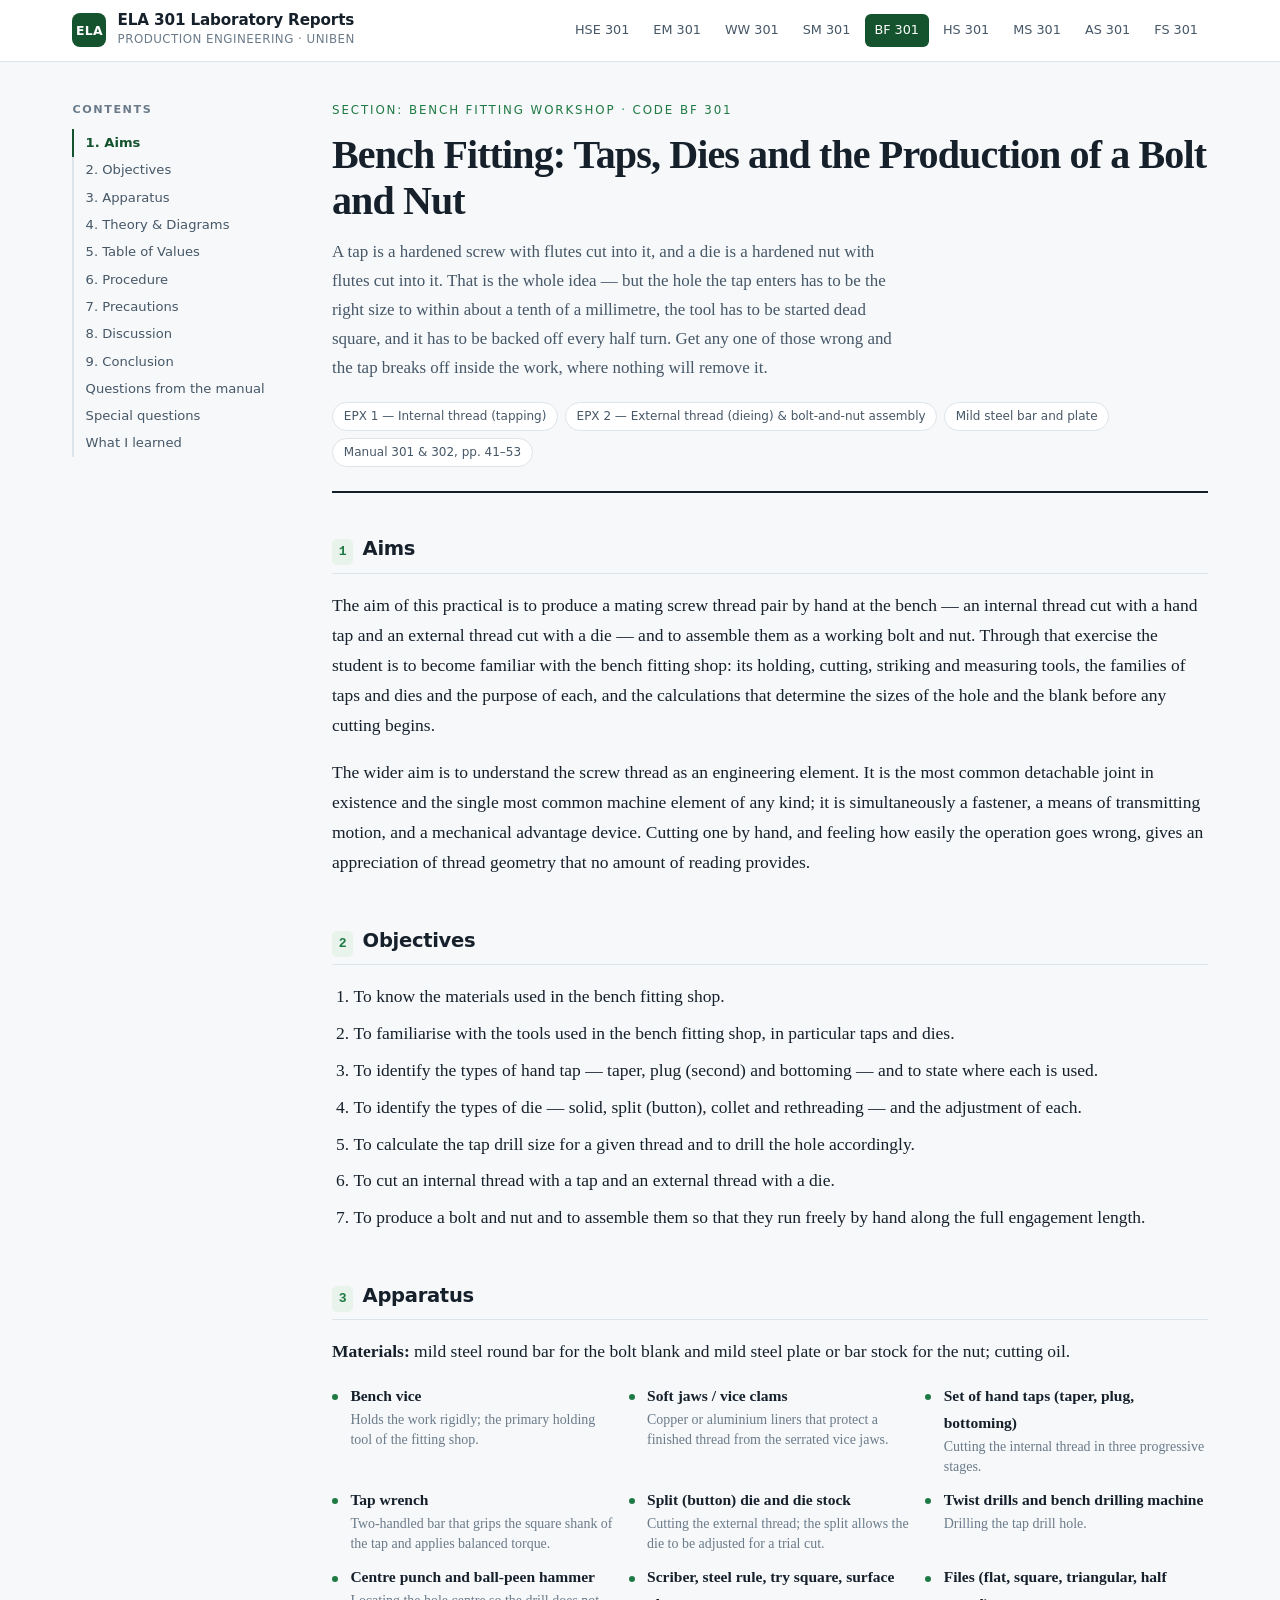
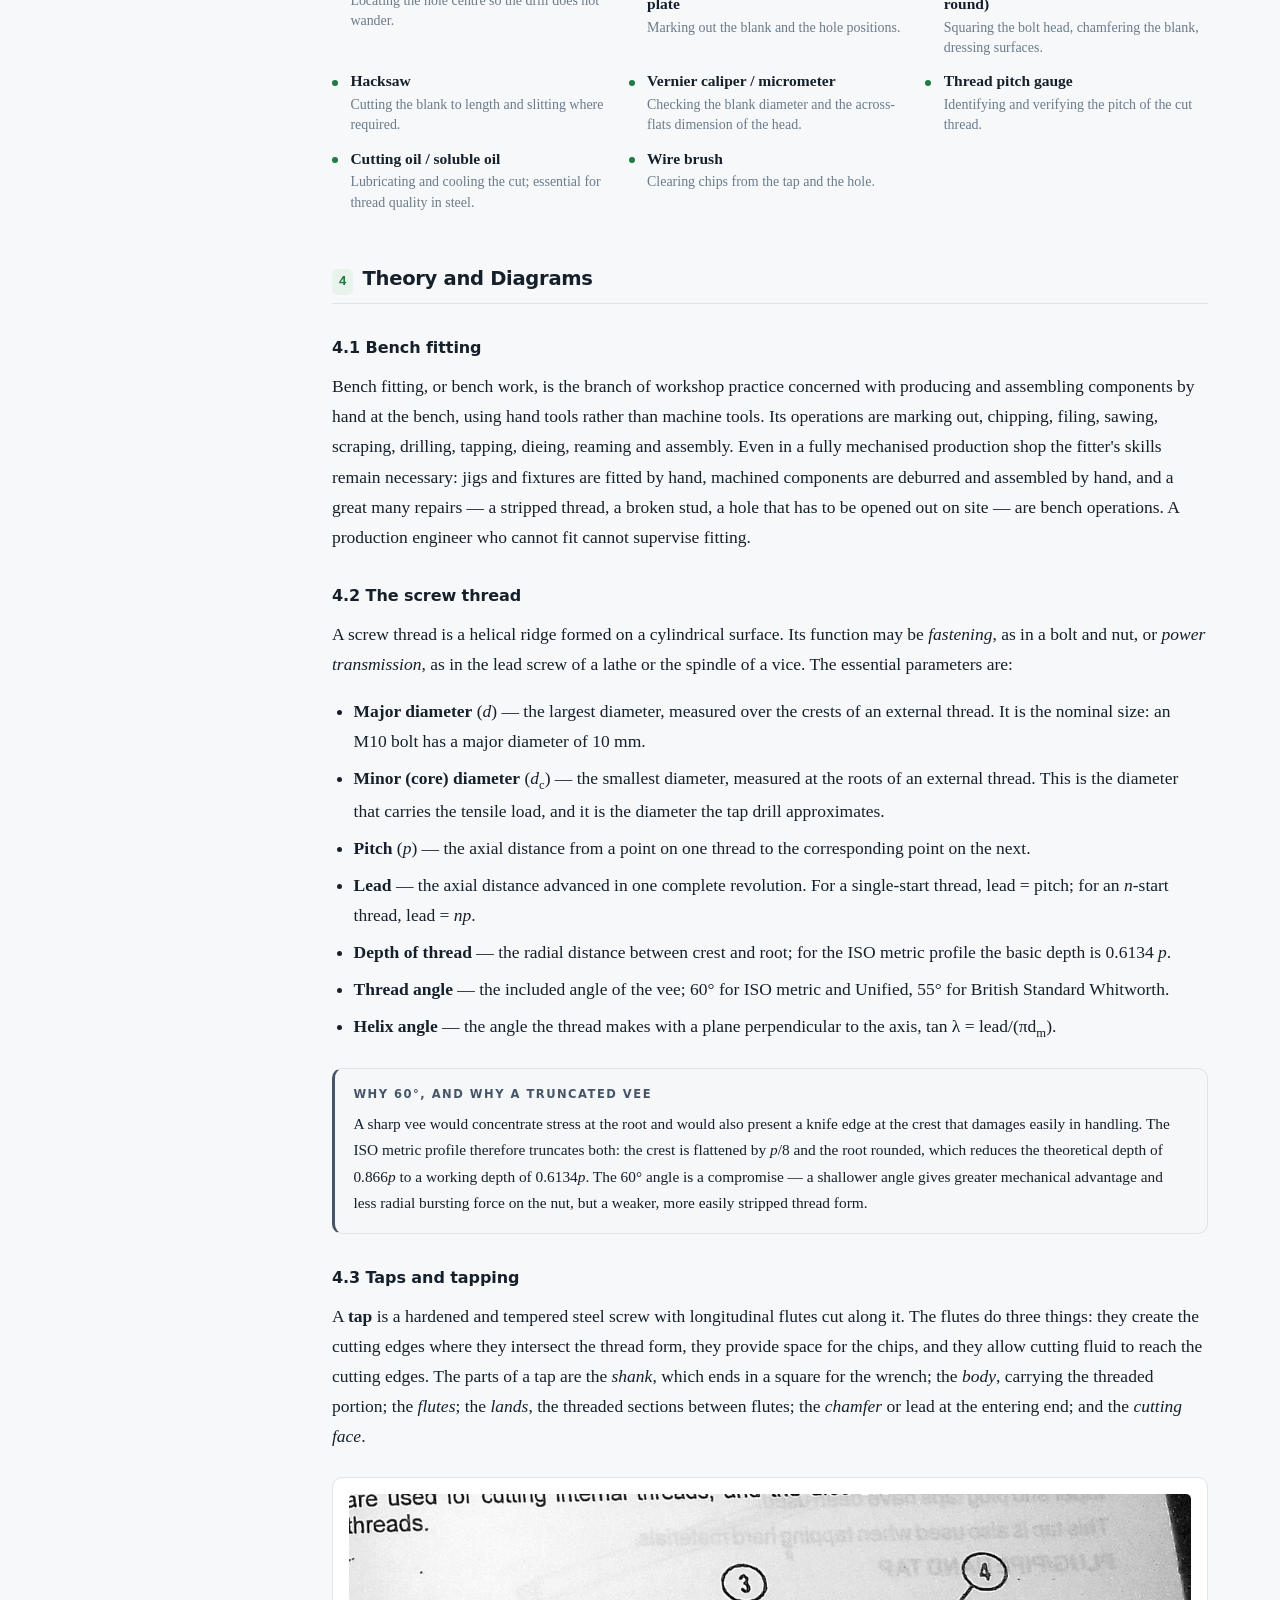
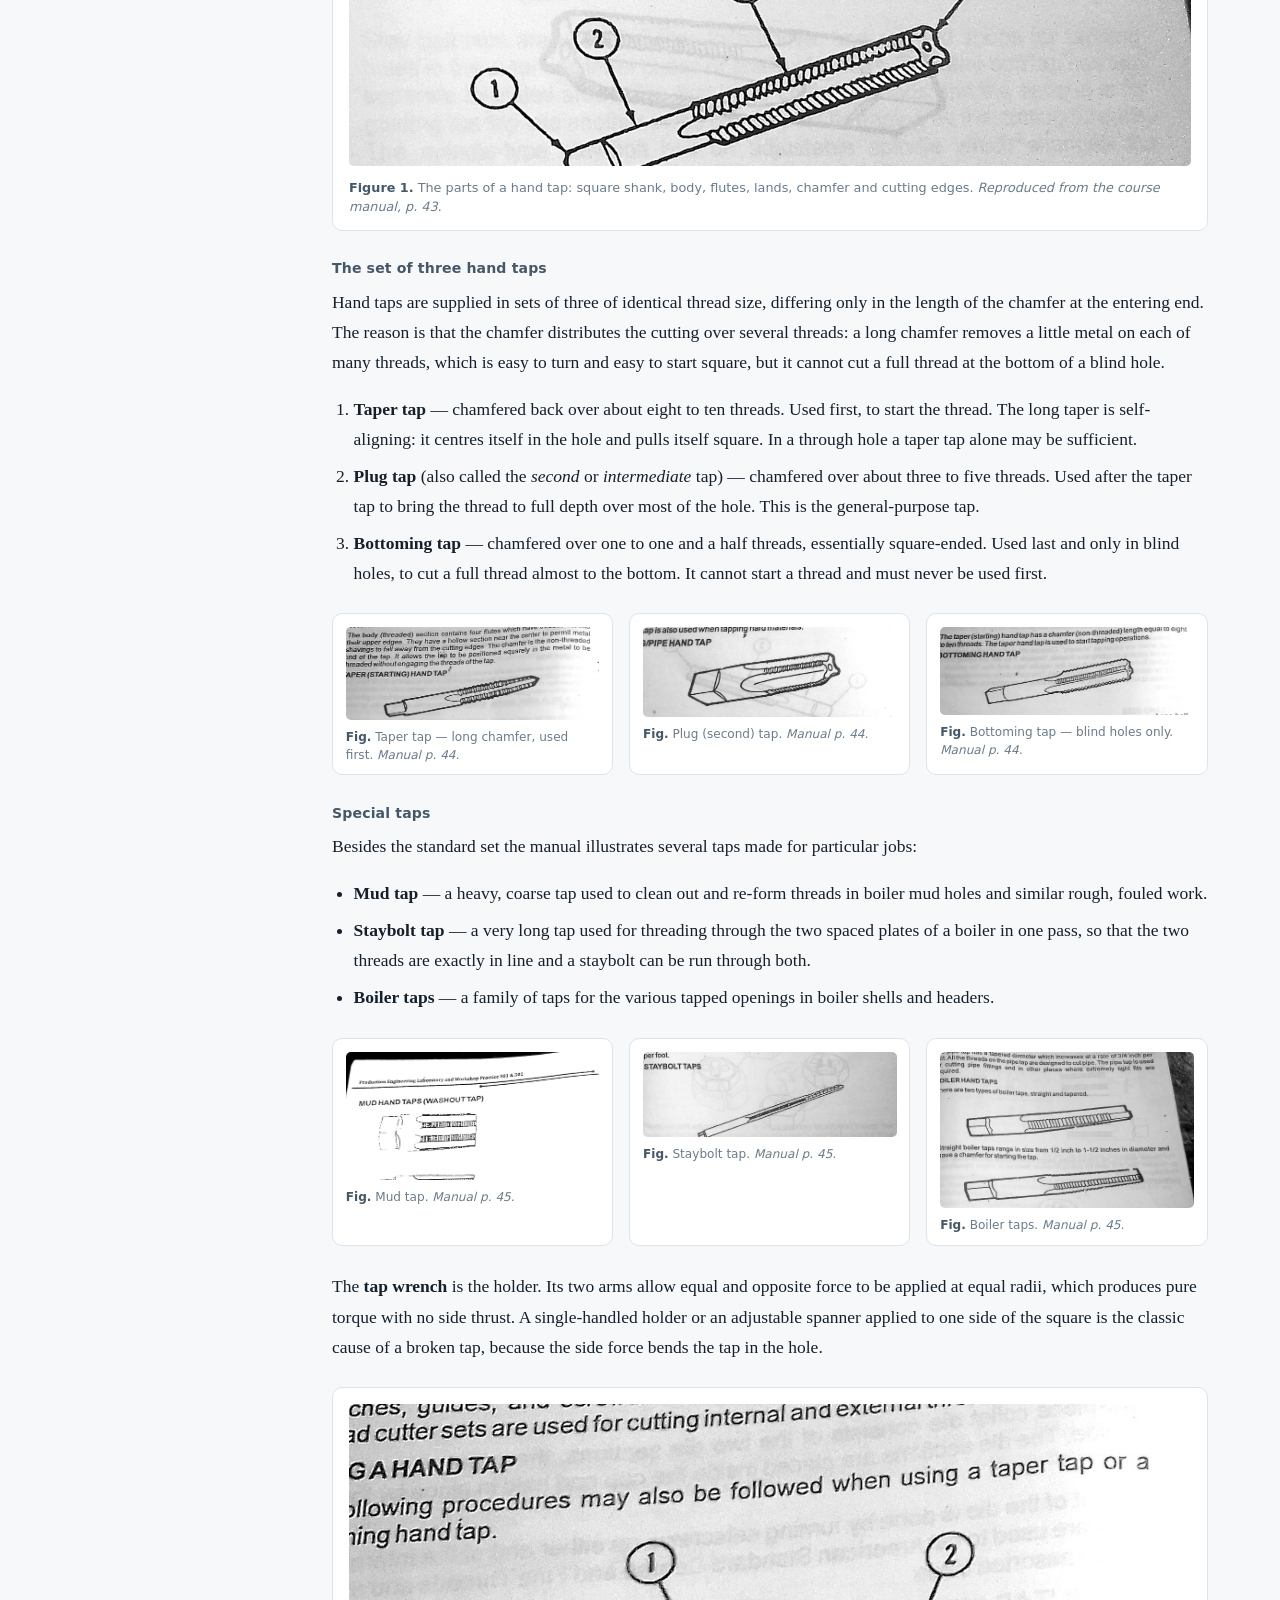
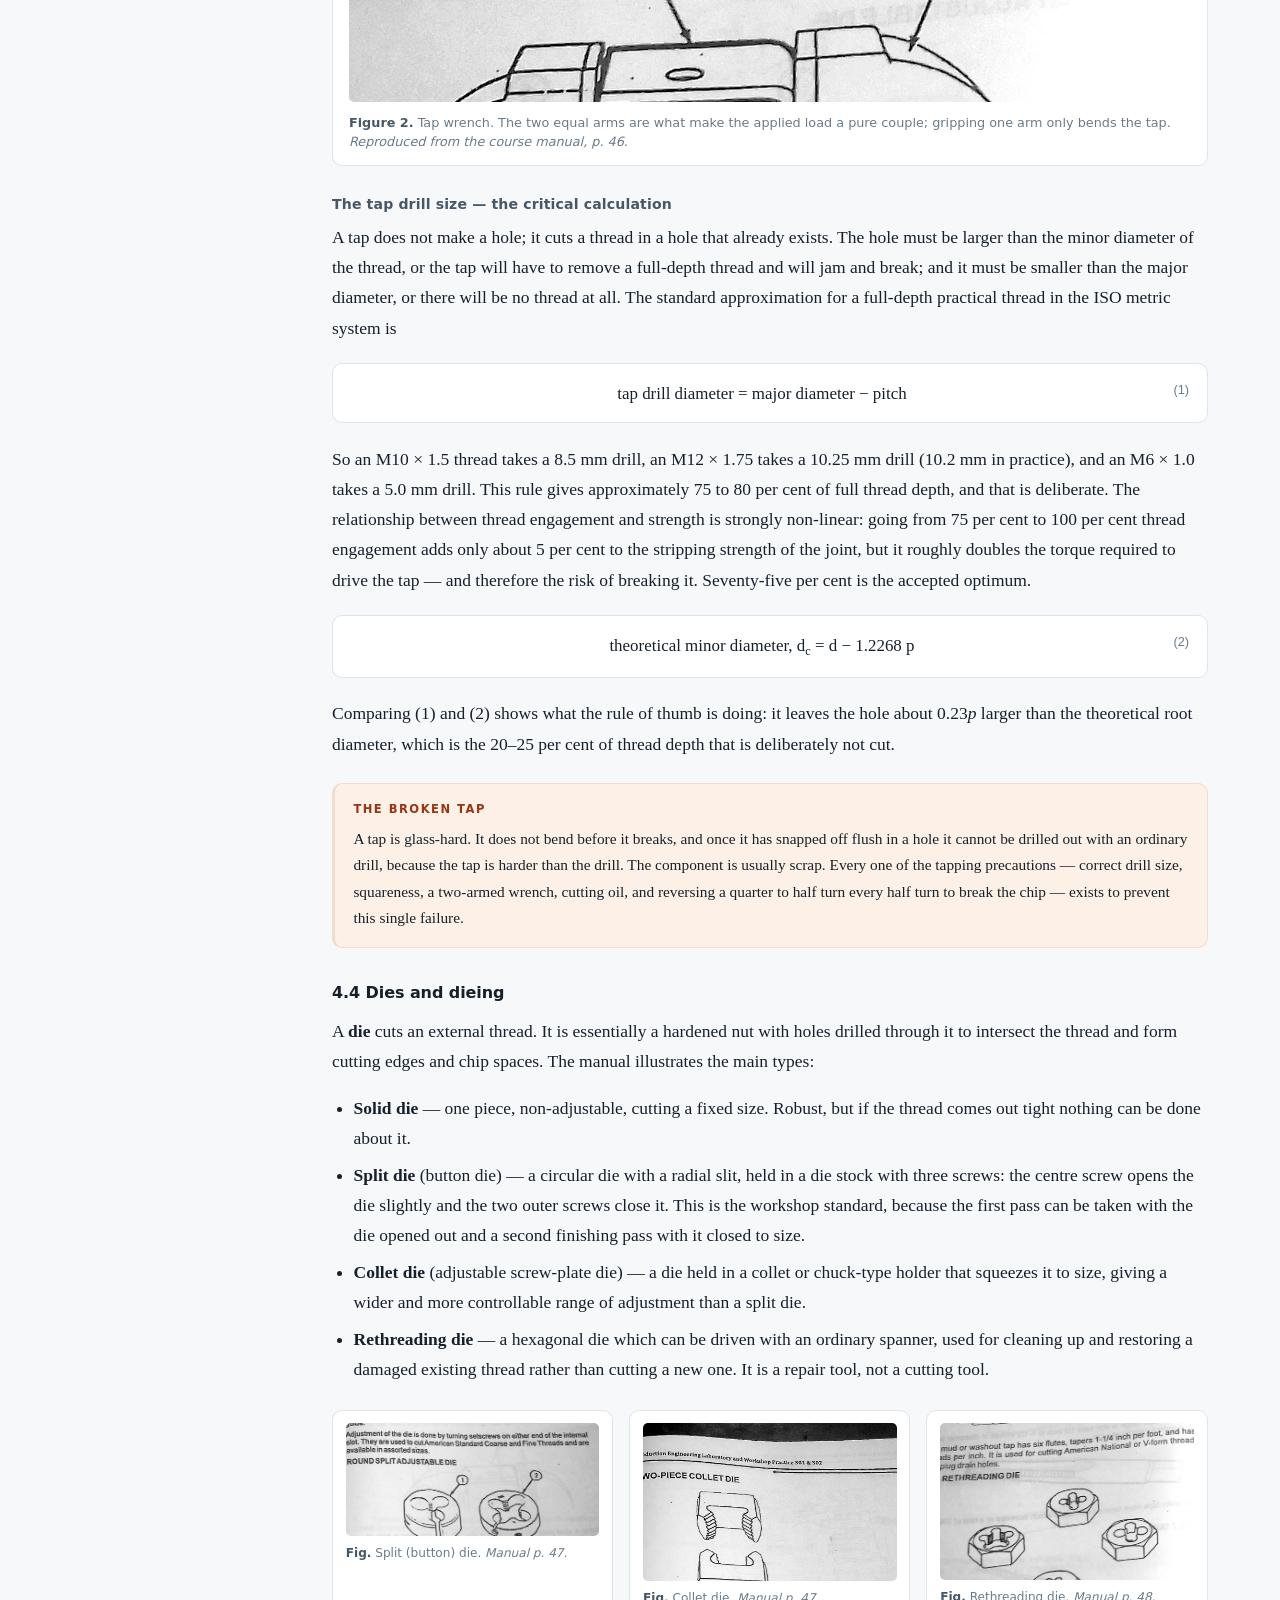
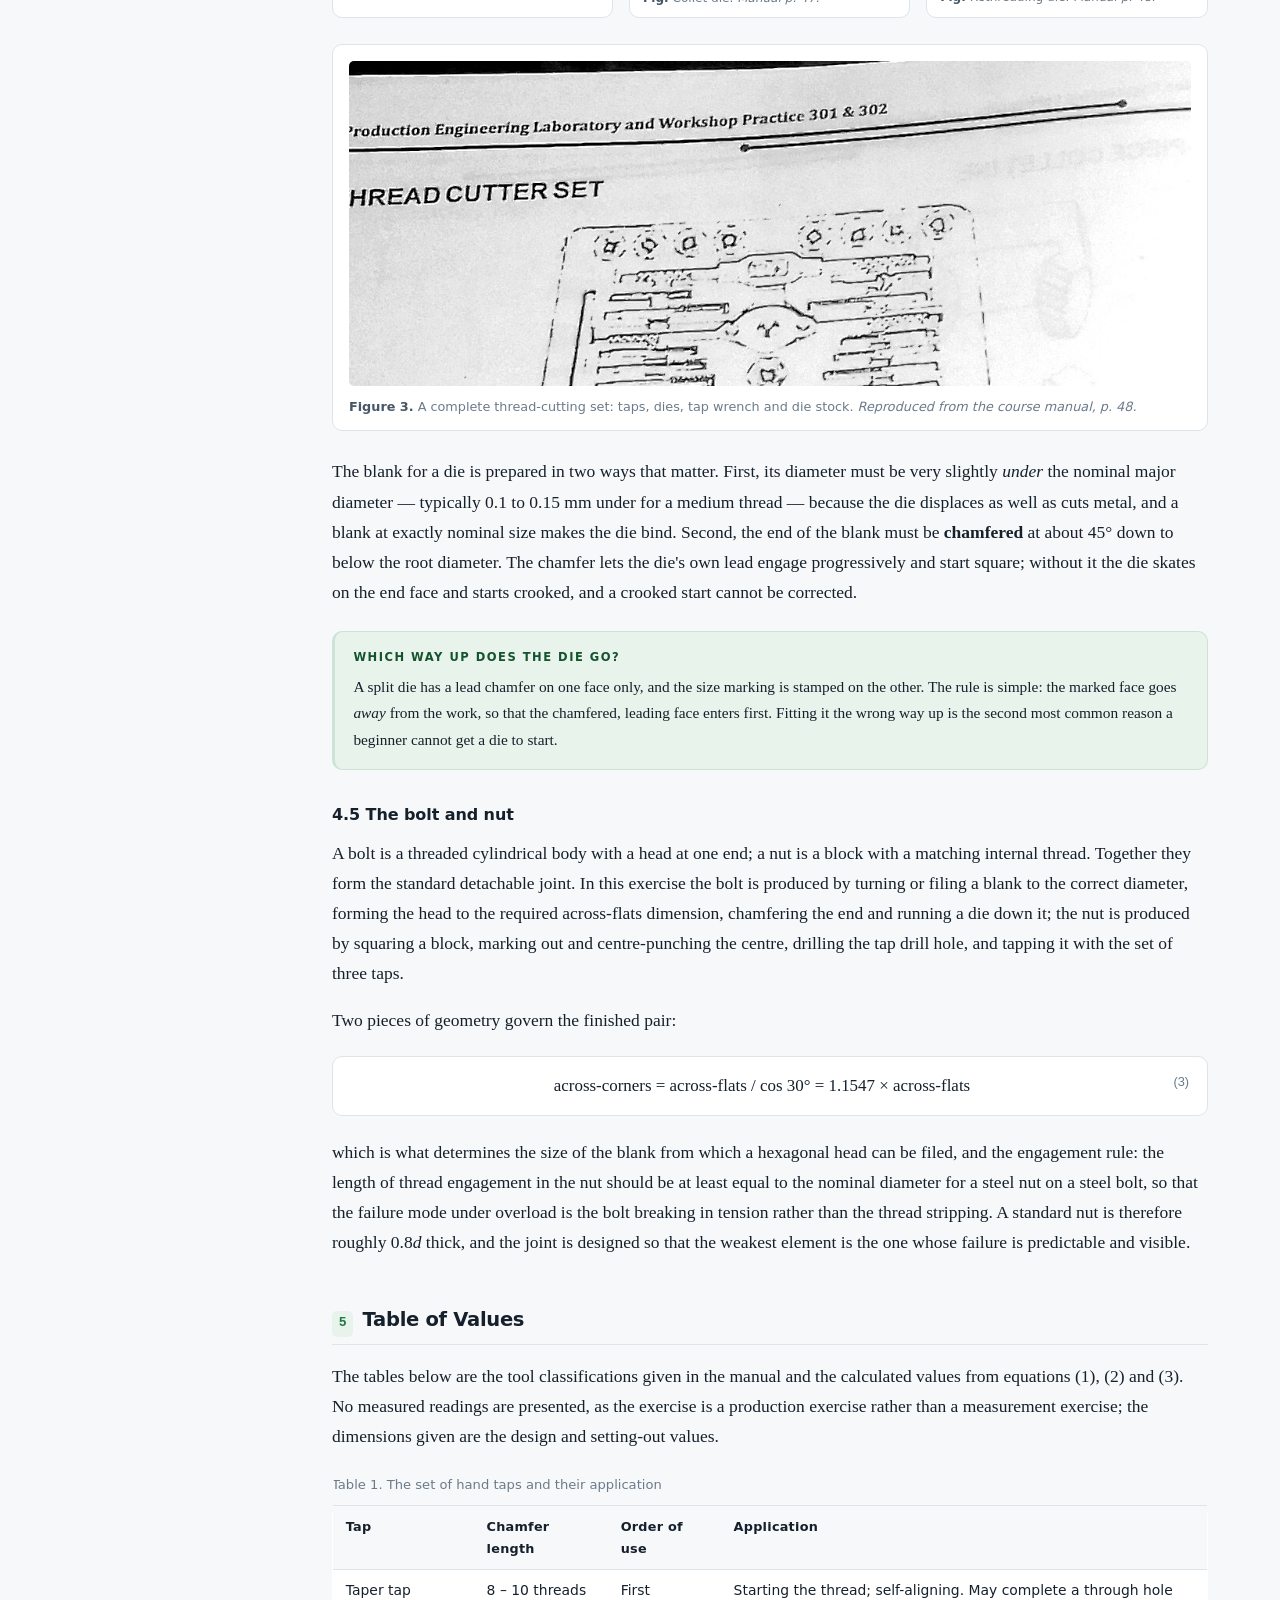
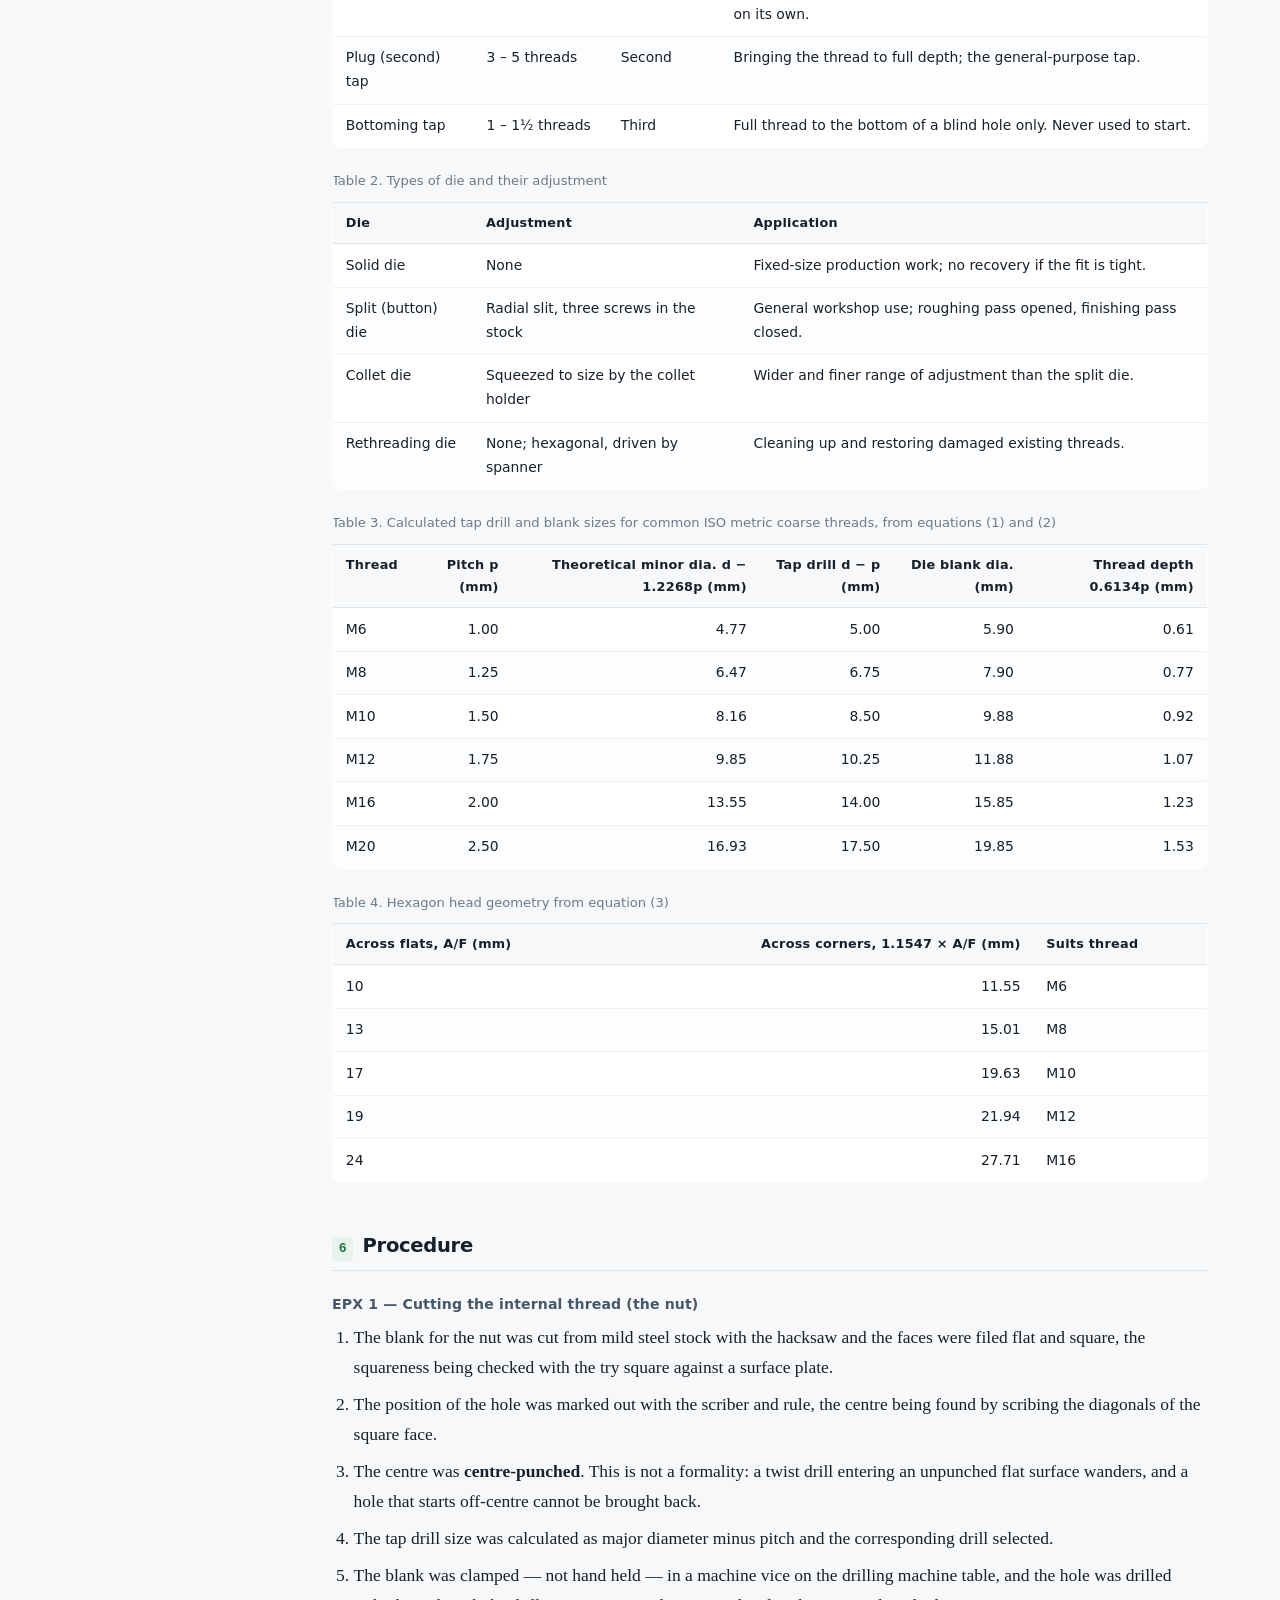
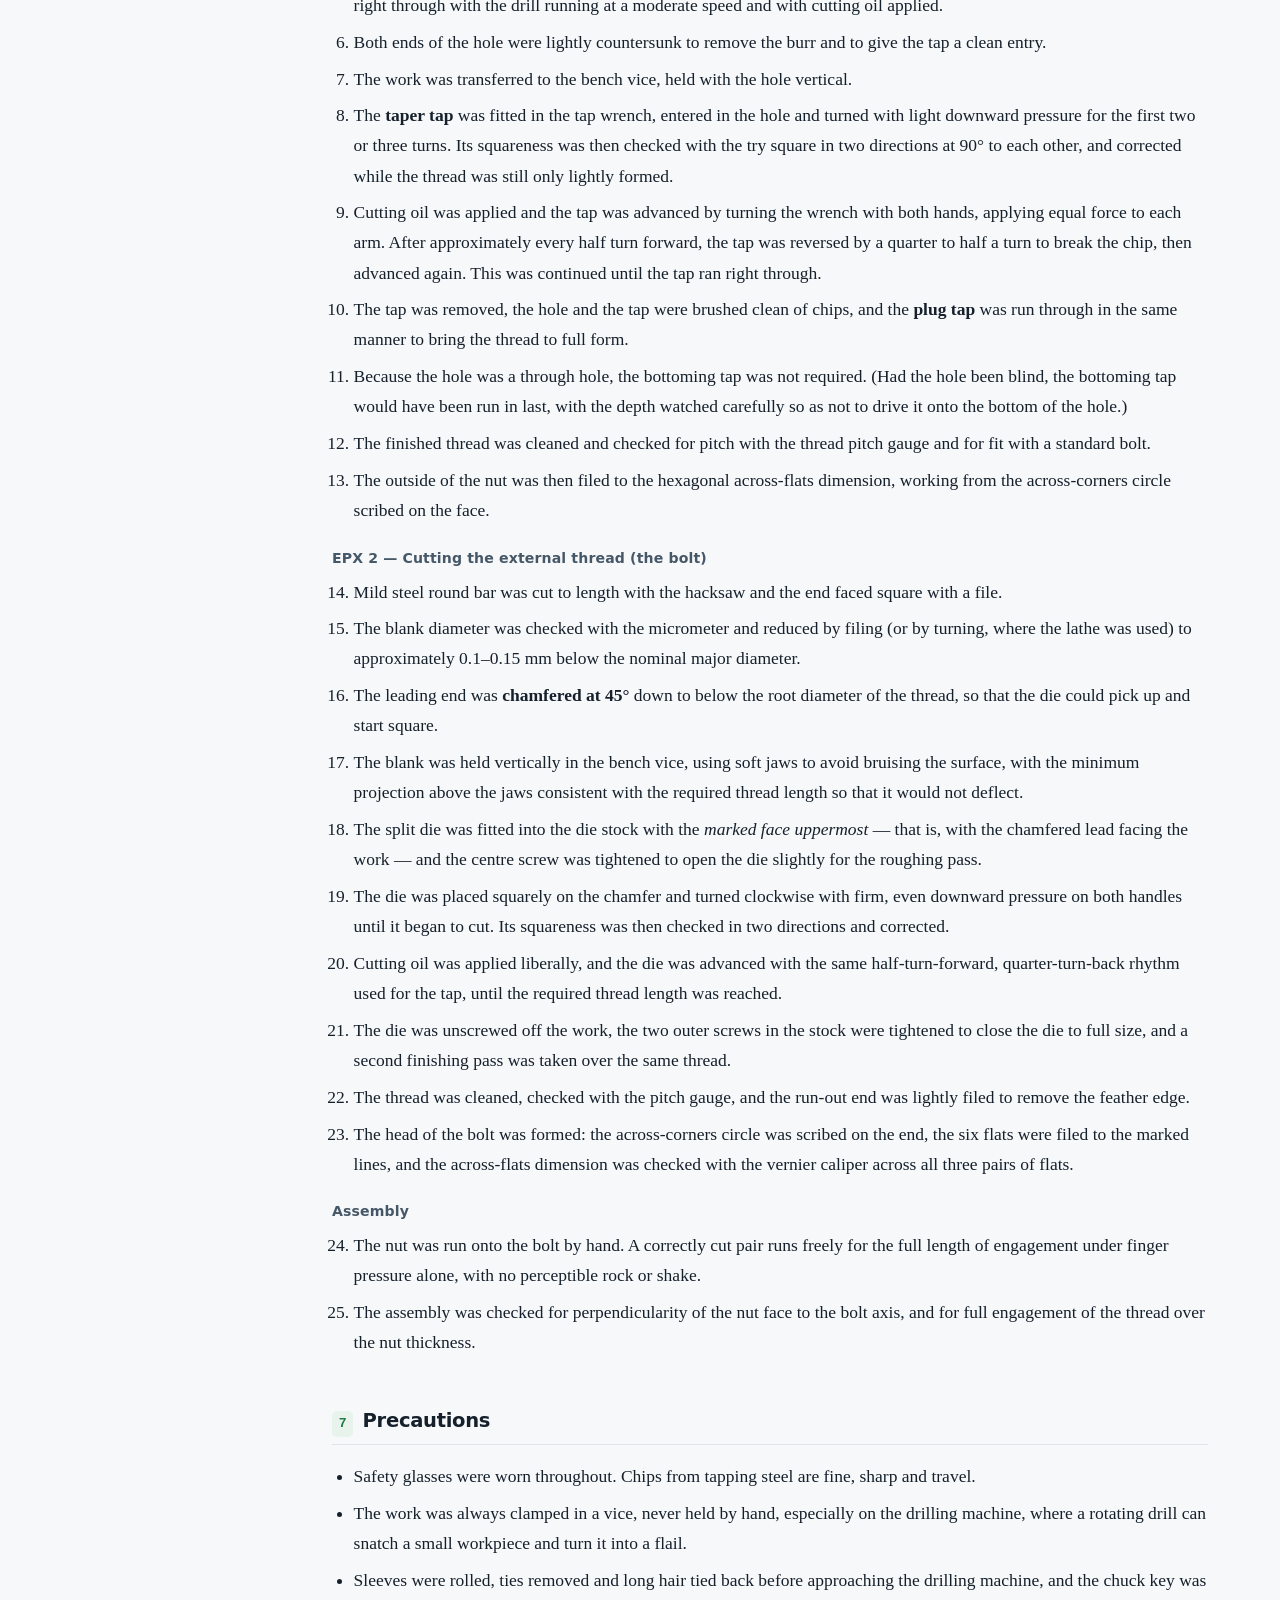
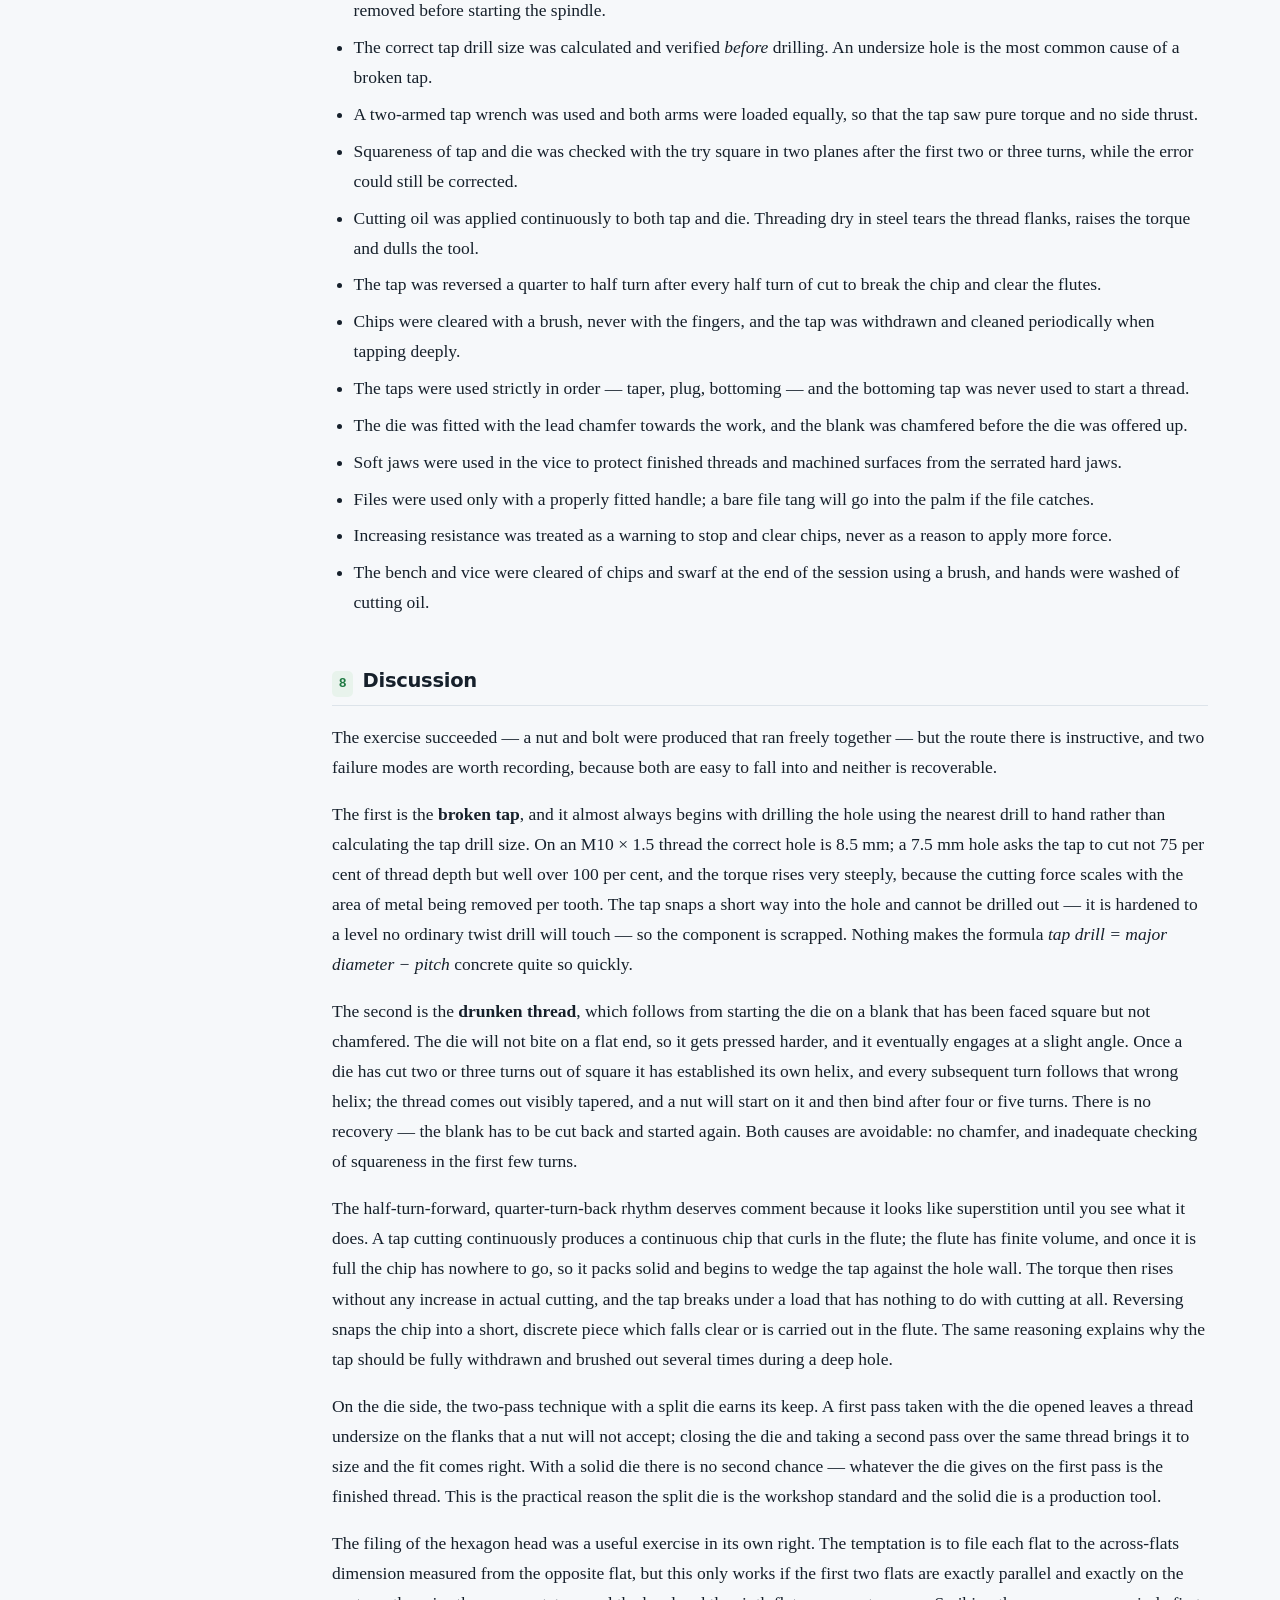
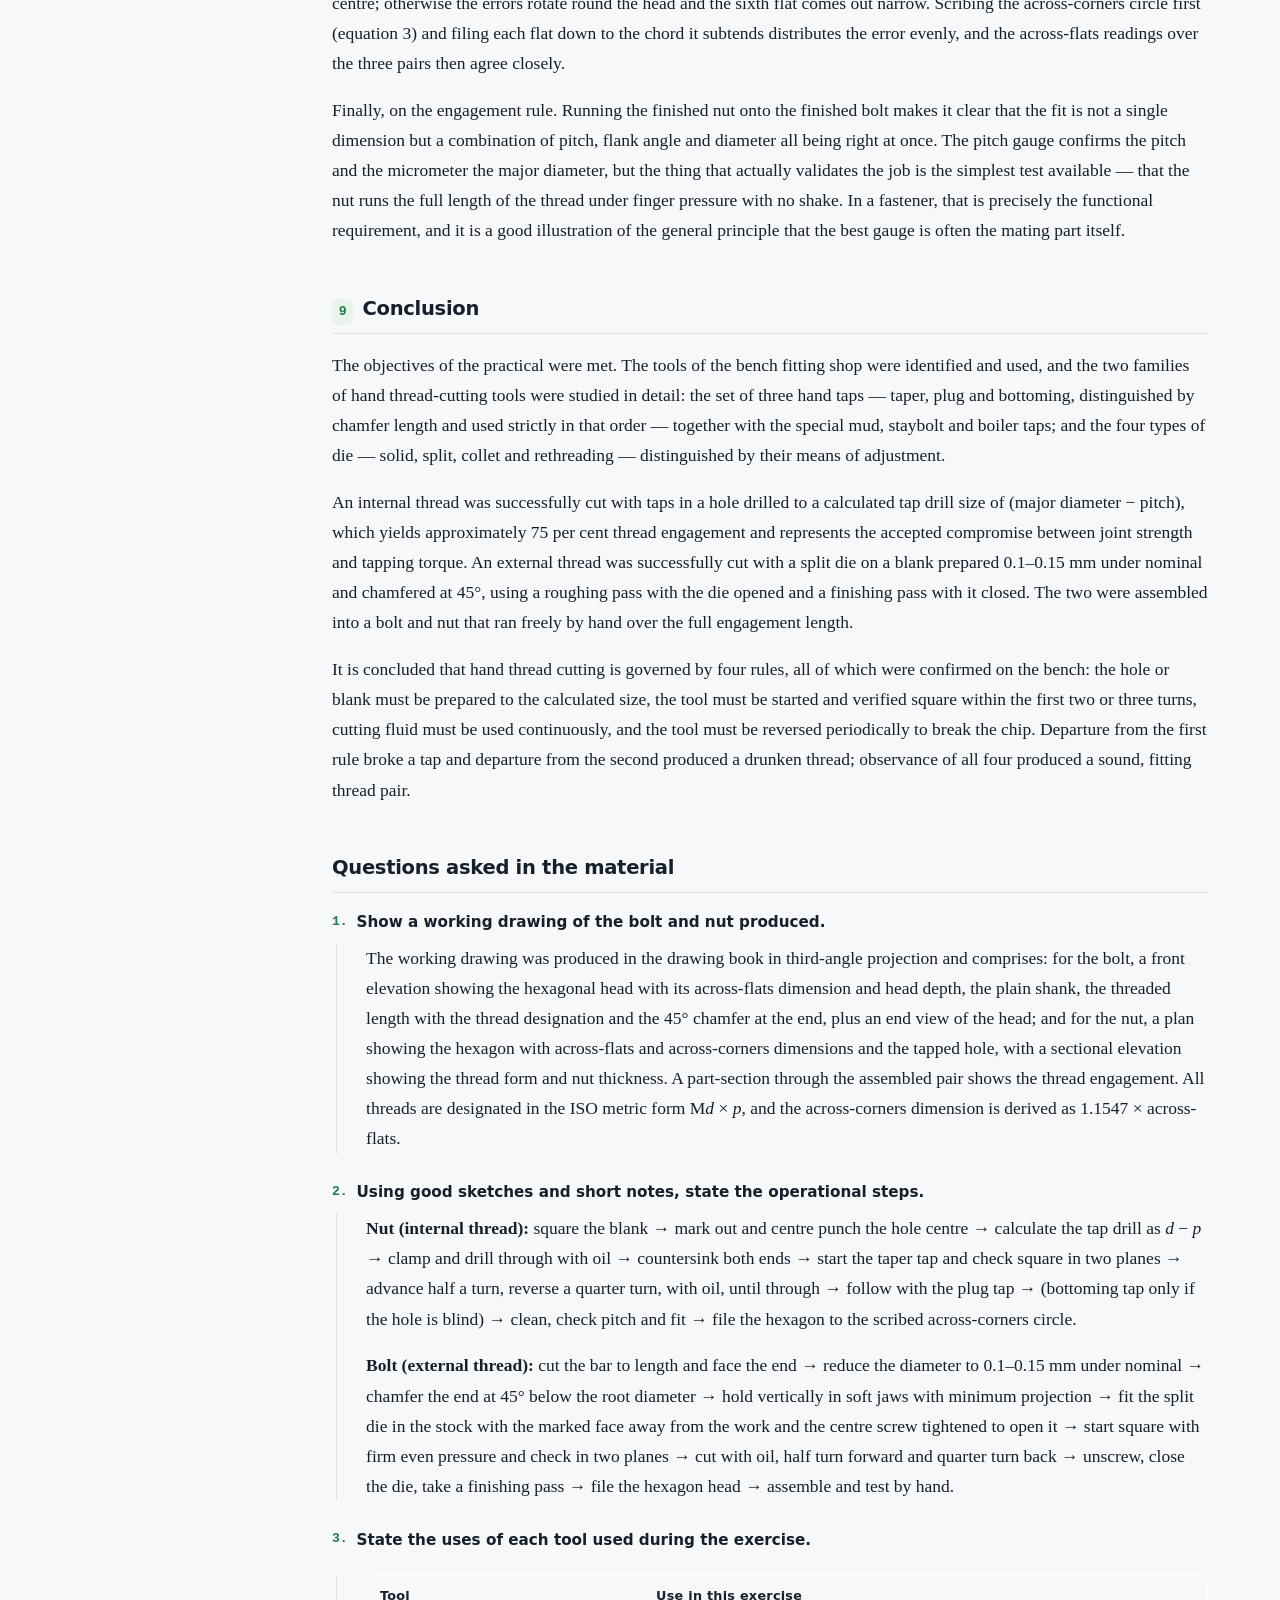
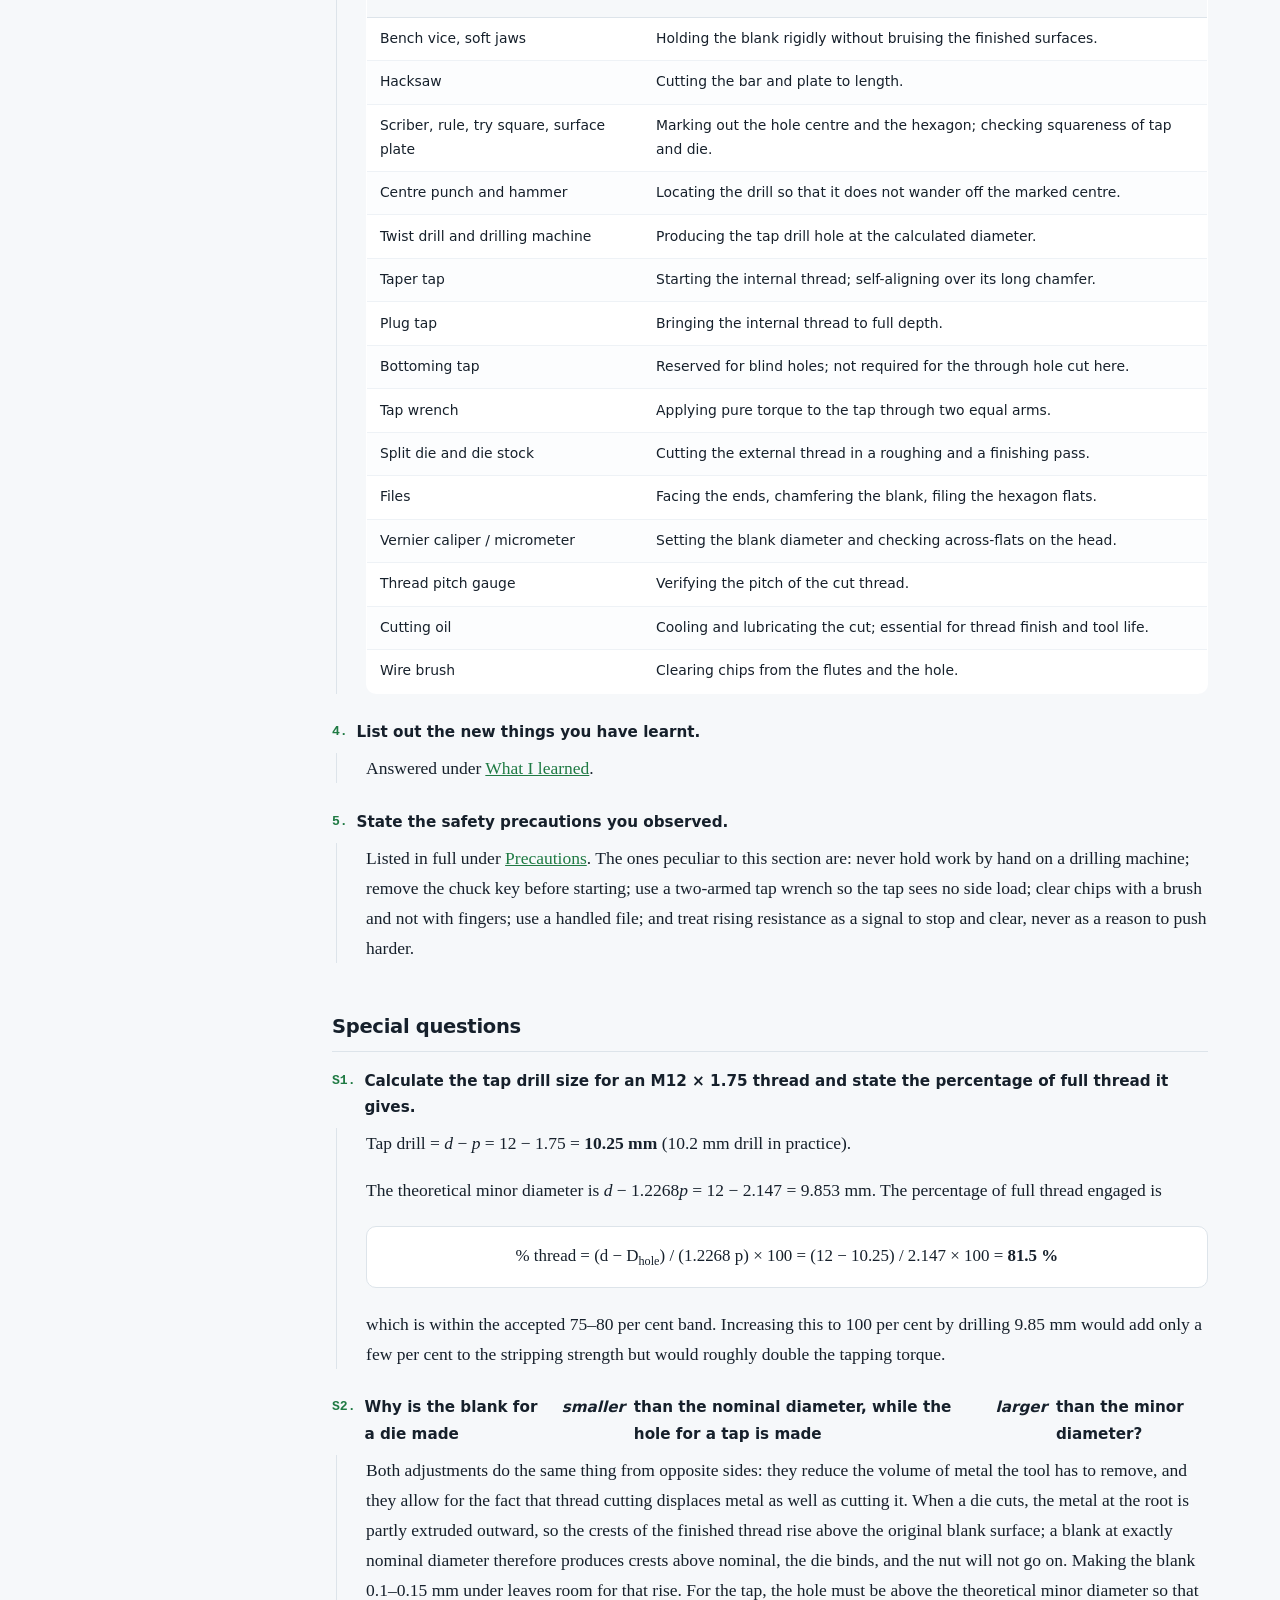
<file: site/reports/bf-301.html>
<!DOCTYPE html>
<html lang="en">
<head>
<meta charset="utf-8">
<meta name="viewport" content="width=device-width, initial-scale=1">
<title>BF 301 — Bench Fitting | ELA 301</title>
<meta name="description" content="Laboratory report on bench fitting: hand taps and dies, internal and external thread cutting, and the production of a bolt and nut assembly.">
<link rel="stylesheet" href="../assets/styles.css">
</head>
<body>

<header class="masthead">
  <div class="masthead-inner">
    <a class="brand" href="../index.html">
      <span class="brand-mark">ELA</span>
      <span class="brand-text">
        <strong>ELA 301 Laboratory Reports</strong>
        <span>Production Engineering &middot; UNIBEN</span>
      </span>
    </a>
    <nav>
      <a href="hse-301.html">HSE 301</a>
      <a href="em-301.html">EM 301</a>
      <a href="ww-301.html">WW 301</a>
      <a href="sm-301.html">SM 301</a>
      <a class="current" href="bf-301.html">BF 301</a>
      <a href="hs-301.html">HS 301</a>
      <a href="ms-301.html">MS 301</a>
      <a href="as-301.html">AS 301</a>
      <a href="fs-301.html">FS 301</a>
    </nav>
  </div>
</header>

<div class="report-layout">

  <aside class="toc">
    <h4>Contents</h4>
    <ol>
      <li><a href="#aims">1. Aims</a></li>
      <li><a href="#objectives">2. Objectives</a></li>
      <li><a href="#apparatus">3. Apparatus</a></li>
      <li><a href="#theory">4. Theory &amp; Diagrams</a></li>
      <li><a href="#values">5. Table of Values</a></li>
      <li><a href="#procedure">6. Procedure</a></li>
      <li><a href="#precautions">7. Precautions</a></li>
      <li><a href="#discussion">8. Discussion</a></li>
      <li><a href="#conclusion">9. Conclusion</a></li>
      <li><a href="#questions">Questions from the manual</a></li>
      <li><a href="#special">Special questions</a></li>
      <li><a href="#learned">What I learned</a></li>
    </ol>
  </aside>

  <article class="report">

    <header class="report-header">
      <p class="kicker">Section: Bench Fitting Workshop &middot; Code BF 301</p>
      <h1>Bench Fitting: Taps, Dies and the Production of a Bolt and Nut</h1>
      <p class="standfirst">A tap is a hardened screw with flutes cut into it, and a die is a hardened nut with flutes cut into it. That is the whole idea &mdash; but the hole the tap enters has to be the right size to within about a tenth of a millimetre, the tool has to be started dead square, and it has to be backed off every half turn. Get any one of those wrong and the tap breaks off inside the work, where nothing will remove it.</p>
      <div class="tagrow">
        <span>EPX 1 &mdash; Internal thread (tapping)</span>
        <span>EPX 2 &mdash; External thread (dieing) &amp; bolt-and-nut assembly</span>
        <span>Mild steel bar and plate</span>
        <span>Manual 301 &amp; 302, pp. 41&ndash;53</span>
      </div>
    </header>

    <section class="block" id="aims">
      <h2><span class="num">1</span> Aims</h2>
      <p>The aim of this practical is to produce a mating screw thread pair by hand at the bench &mdash; an internal thread cut with a hand tap and an external thread cut with a die &mdash; and to assemble them as a working bolt and nut. Through that exercise the student is to become familiar with the bench fitting shop: its holding, cutting, striking and measuring tools, the families of taps and dies and the purpose of each, and the calculations that determine the sizes of the hole and the blank before any cutting begins.</p>
      <p>The wider aim is to understand the screw thread as an engineering element. It is the most common detachable joint in existence and the single most common machine element of any kind; it is simultaneously a fastener, a means of transmitting motion, and a mechanical advantage device. Cutting one by hand, and feeling how easily the operation goes wrong, gives an appreciation of thread geometry that no amount of reading provides.</p>
    </section>

    <section class="block" id="objectives">
      <h2><span class="num">2</span> Objectives</h2>
      <ol>
        <li>To know the materials used in the bench fitting shop.</li>
        <li>To familiarise with the tools used in the bench fitting shop, in particular taps and dies.</li>
        <li>To identify the types of hand tap &mdash; taper, plug (second) and bottoming &mdash; and to state where each is used.</li>
        <li>To identify the types of die &mdash; solid, split (button), collet and rethreading &mdash; and the adjustment of each.</li>
        <li>To calculate the tap drill size for a given thread and to drill the hole accordingly.</li>
        <li>To cut an internal thread with a tap and an external thread with a die.</li>
        <li>To produce a bolt and nut and to assemble them so that they run freely by hand along the full engagement length.</li>
      </ol>
    </section>

    <section class="block" id="apparatus">
      <h2><span class="num">3</span> Apparatus</h2>
      <p><strong>Materials:</strong> mild steel round bar for the bolt blank and mild steel plate or bar stock for the nut; cutting oil.</p>
      <ul class="apparatus">
        <li><b>Bench vice</b><span>Holds the work rigidly; the primary holding tool of the fitting shop.</span></li>
        <li><b>Soft jaws / vice clams</b><span>Copper or aluminium liners that protect a finished thread from the serrated vice jaws.</span></li>
        <li><b>Set of hand taps (taper, plug, bottoming)</b><span>Cutting the internal thread in three progressive stages.</span></li>
        <li><b>Tap wrench</b><span>Two-handled bar that grips the square shank of the tap and applies balanced torque.</span></li>
        <li><b>Split (button) die and die stock</b><span>Cutting the external thread; the split allows the die to be adjusted for a trial cut.</span></li>
        <li><b>Twist drills and bench drilling machine</b><span>Drilling the tap drill hole.</span></li>
        <li><b>Centre punch and ball-peen hammer</b><span>Locating the hole centre so the drill does not wander.</span></li>
        <li><b>Scriber, steel rule, try square, surface plate</b><span>Marking out the blank and the hole positions.</span></li>
        <li><b>Files (flat, square, triangular, half round)</b><span>Squaring the bolt head, chamfering the blank, dressing surfaces.</span></li>
        <li><b>Hacksaw</b><span>Cutting the blank to length and slitting where required.</span></li>
        <li><b>Vernier caliper / micrometer</b><span>Checking the blank diameter and the across-flats dimension of the head.</span></li>
        <li><b>Thread pitch gauge</b><span>Identifying and verifying the pitch of the cut thread.</span></li>
        <li><b>Cutting oil / soluble oil</b><span>Lubricating and cooling the cut; essential for thread quality in steel.</span></li>
        <li><b>Wire brush</b><span>Clearing chips from the tap and the hole.</span></li>
      </ul>
    </section>

    <section class="block" id="theory">
      <h2><span class="num">4</span> Theory and Diagrams</h2>

      <h3>4.1 Bench fitting</h3>
      <p>Bench fitting, or bench work, is the branch of workshop practice concerned with producing and assembling components by hand at the bench, using hand tools rather than machine tools. Its operations are marking out, chipping, filing, sawing, scraping, drilling, tapping, dieing, reaming and assembly. Even in a fully mechanised production shop the fitter's skills remain necessary: jigs and fixtures are fitted by hand, machined components are deburred and assembled by hand, and a great many repairs &mdash; a stripped thread, a broken stud, a hole that has to be opened out on site &mdash; are bench operations. A production engineer who cannot fit cannot supervise fitting.</p>

      <h3>4.2 The screw thread</h3>
      <p>A screw thread is a helical ridge formed on a cylindrical surface. Its function may be <em>fastening</em>, as in a bolt and nut, or <em>power transmission</em>, as in the lead screw of a lathe or the spindle of a vice. The essential parameters are:</p>
      <ul>
        <li><strong>Major diameter</strong> (<em>d</em>) &mdash; the largest diameter, measured over the crests of an external thread. It is the nominal size: an M10 bolt has a major diameter of 10 mm.</li>
        <li><strong>Minor (core) diameter</strong> (<em>d</em><sub>c</sub>) &mdash; the smallest diameter, measured at the roots of an external thread. This is the diameter that carries the tensile load, and it is the diameter the tap drill approximates.</li>
        <li><strong>Pitch</strong> (<em>p</em>) &mdash; the axial distance from a point on one thread to the corresponding point on the next.</li>
        <li><strong>Lead</strong> &mdash; the axial distance advanced in one complete revolution. For a single-start thread, lead = pitch; for an <em>n</em>-start thread, lead = <em>np</em>.</li>
        <li><strong>Depth of thread</strong> &mdash; the radial distance between crest and root; for the ISO metric profile the basic depth is 0.6134 <em>p</em>.</li>
        <li><strong>Thread angle</strong> &mdash; the included angle of the vee; 60&deg; for ISO metric and Unified, 55&deg; for British Standard Whitworth.</li>
        <li><strong>Helix angle</strong> &mdash; the angle the thread makes with a plane perpendicular to the axis, tan &lambda; = lead/(&pi;d<sub>m</sub>).</li>
      </ul>

      <div class="insight">
        <span class="lbl">Why 60&deg;, and why a truncated vee</span>
        <p>A sharp vee would concentrate stress at the root and would also present a knife edge at the crest that damages easily in handling. The ISO metric profile therefore truncates both: the crest is flattened by <em>p</em>/8 and the root rounded, which reduces the theoretical depth of 0.866<em>p</em> to a working depth of 0.6134<em>p</em>. The 60&deg; angle is a compromise &mdash; a shallower angle gives greater mechanical advantage and less radial bursting force on the nut, but a weaker, more easily stripped thread form.</p>
      </div>

      <h3>4.3 Taps and tapping</h3>
      <p>A <strong>tap</strong> is a hardened and tempered steel screw with longitudinal flutes cut along it. The flutes do three things: they create the cutting edges where they intersect the thread form, they provide space for the chips, and they allow cutting fluid to reach the cutting edges. The parts of a tap are the <em>shank</em>, which ends in a square for the wrench; the <em>body</em>, carrying the threaded portion; the <em>flutes</em>; the <em>lands</em>, the threaded sections between flutes; the <em>chamfer</em> or lead at the entering end; and the <em>cutting face</em>.</p>

      <figure>
        <img src="../assets/diagrams/bf-tap-parts.jpg" alt="Diagram of a hand tap labelled with shank, square, body, flute, land, chamfer and cutting edge">
        <figcaption><b>Figure 1.</b> The parts of a hand tap: square shank, body, flutes, lands, chamfer and cutting edges. <em>Reproduced from the course manual, p. 43.</em></figcaption>
      </figure>

      <h4>The set of three hand taps</h4>
      <p>Hand taps are supplied in sets of three of identical thread size, differing only in the length of the chamfer at the entering end. The reason is that the chamfer distributes the cutting over several threads: a long chamfer removes a little metal on each of many threads, which is easy to turn and easy to start square, but it cannot cut a full thread at the bottom of a blind hole.</p>
      <ol>
        <li><strong>Taper tap</strong> &mdash; chamfered back over about eight to ten threads. Used first, to start the thread. The long taper is self-aligning: it centres itself in the hole and pulls itself square. In a through hole a taper tap alone may be sufficient.</li>
        <li><strong>Plug tap</strong> (also called the <em>second</em> or <em>intermediate</em> tap) &mdash; chamfered over about three to five threads. Used after the taper tap to bring the thread to full depth over most of the hole. This is the general-purpose tap.</li>
        <li><strong>Bottoming tap</strong> &mdash; chamfered over one to one and a half threads, essentially square-ended. Used last and only in blind holes, to cut a full thread almost to the bottom. It cannot start a thread and must never be used first.</li>
      </ol>

      <div class="figgrid">
        <figure>
          <img src="../assets/diagrams/bf-taper-tap.jpg" alt="Taper tap with long chamfer">
          <figcaption><b>Fig.</b> Taper tap &mdash; long chamfer, used first. <em>Manual p. 44.</em></figcaption>
        </figure>
        <figure>
          <img src="../assets/diagrams/bf-plug-tap.jpg" alt="Plug or second tap with medium chamfer">
          <figcaption><b>Fig.</b> Plug (second) tap. <em>Manual p. 44.</em></figcaption>
        </figure>
        <figure>
          <img src="../assets/diagrams/bf-bottoming-tap.jpg" alt="Bottoming tap with almost no chamfer">
          <figcaption><b>Fig.</b> Bottoming tap &mdash; blind holes only. <em>Manual p. 44.</em></figcaption>
        </figure>
      </div>

      <h4>Special taps</h4>
      <p>Besides the standard set the manual illustrates several taps made for particular jobs:</p>
      <ul>
        <li><strong>Mud tap</strong> &mdash; a heavy, coarse tap used to clean out and re-form threads in boiler mud holes and similar rough, fouled work.</li>
        <li><strong>Staybolt tap</strong> &mdash; a very long tap used for threading through the two spaced plates of a boiler in one pass, so that the two threads are exactly in line and a staybolt can be run through both.</li>
        <li><strong>Boiler taps</strong> &mdash; a family of taps for the various tapped openings in boiler shells and headers.</li>
      </ul>

      <div class="figgrid">
        <figure>
          <img src="../assets/diagrams/bf-mud-tap.jpg" alt="Mud tap">
          <figcaption><b>Fig.</b> Mud tap. <em>Manual p. 45.</em></figcaption>
        </figure>
        <figure>
          <img src="../assets/diagrams/bf-staybolt-tap.jpg" alt="Long staybolt tap">
          <figcaption><b>Fig.</b> Staybolt tap. <em>Manual p. 45.</em></figcaption>
        </figure>
        <figure>
          <img src="../assets/diagrams/bf-boiler-taps.jpg" alt="Set of boiler taps">
          <figcaption><b>Fig.</b> Boiler taps. <em>Manual p. 45.</em></figcaption>
        </figure>
      </div>

      <p>The <strong>tap wrench</strong> is the holder. Its two arms allow equal and opposite force to be applied at equal radii, which produces pure torque with no side thrust. A single-handled holder or an adjustable spanner applied to one side of the square is the classic cause of a broken tap, because the side force bends the tap in the hole.</p>

      <figure>
        <img src="../assets/diagrams/bf-tap-wrench.jpg" alt="Double-ended tap wrench with adjustable jaws">
        <figcaption><b>Figure 2.</b> Tap wrench. The two equal arms are what make the applied load a pure couple; gripping one arm only bends the tap. <em>Reproduced from the course manual, p. 46.</em></figcaption>
      </figure>

      <h4>The tap drill size — the critical calculation</h4>
      <p>A tap does not make a hole; it cuts a thread in a hole that already exists. The hole must be larger than the minor diameter of the thread, or the tap will have to remove a full-depth thread and will jam and break; and it must be smaller than the major diameter, or there will be no thread at all. The standard approximation for a full-depth practical thread in the ISO metric system is</p>
      <div class="eq">tap drill diameter = major diameter &minus; pitch<span class="tag">(1)</span></div>
      <p>So an M10 &times; 1.5 thread takes a 8.5 mm drill, an M12 &times; 1.75 takes a 10.25 mm drill (10.2 mm in practice), and an M6 &times; 1.0 takes a 5.0 mm drill. This rule gives approximately 75 to 80 per cent of full thread depth, and that is deliberate. The relationship between thread engagement and strength is strongly non-linear: going from 75 per cent to 100 per cent thread engagement adds only about 5 per cent to the stripping strength of the joint, but it roughly doubles the torque required to drive the tap &mdash; and therefore the risk of breaking it. Seventy-five per cent is the accepted optimum.</p>
      <div class="eq">theoretical minor diameter, d<sub>c</sub> = d &minus; 1.2268 p<span class="tag">(2)</span></div>
      <p>Comparing (1) and (2) shows what the rule of thumb is doing: it leaves the hole about 0.23<em>p</em> larger than the theoretical root diameter, which is the 20&ndash;25 per cent of thread depth that is deliberately not cut.</p>

      <div class="safety">
        <span class="lbl">The broken tap</span>
        <p>A tap is glass-hard. It does not bend before it breaks, and once it has snapped off flush in a hole it cannot be drilled out with an ordinary drill, because the tap is harder than the drill. The component is usually scrap. Every one of the tapping precautions &mdash; correct drill size, squareness, a two-armed wrench, cutting oil, and reversing a quarter to half turn every half turn to break the chip &mdash; exists to prevent this single failure.</p>
      </div>

      <h3>4.4 Dies and dieing</h3>
      <p>A <strong>die</strong> cuts an external thread. It is essentially a hardened nut with holes drilled through it to intersect the thread and form cutting edges and chip spaces. The manual illustrates the main types:</p>
      <ul>
        <li><strong>Solid die</strong> &mdash; one piece, non-adjustable, cutting a fixed size. Robust, but if the thread comes out tight nothing can be done about it.</li>
        <li><strong>Split die</strong> (button die) &mdash; a circular die with a radial slit, held in a die stock with three screws: the centre screw opens the die slightly and the two outer screws close it. This is the workshop standard, because the first pass can be taken with the die opened out and a second finishing pass with it closed to size.</li>
        <li><strong>Collet die</strong> (adjustable screw-plate die) &mdash; a die held in a collet or chuck-type holder that squeezes it to size, giving a wider and more controllable range of adjustment than a split die.</li>
        <li><strong>Rethreading die</strong> &mdash; a hexagonal die which can be driven with an ordinary spanner, used for cleaning up and restoring a damaged existing thread rather than cutting a new one. It is a repair tool, not a cutting tool.</li>
      </ul>

      <div class="figgrid">
        <figure>
          <img src="../assets/diagrams/bf-split-die.jpg" alt="Split or button die showing radial slit">
          <figcaption><b>Fig.</b> Split (button) die. <em>Manual p. 47.</em></figcaption>
        </figure>
        <figure>
          <img src="../assets/diagrams/bf-collet-die.jpg" alt="Collet die and its holder">
          <figcaption><b>Fig.</b> Collet die. <em>Manual p. 47.</em></figcaption>
        </figure>
        <figure>
          <img src="../assets/diagrams/bf-rethreading-die.jpg" alt="Hexagonal rethreading die">
          <figcaption><b>Fig.</b> Rethreading die. <em>Manual p. 48.</em></figcaption>
        </figure>
      </div>

      <figure>
        <img src="../assets/diagrams/bf-thread-cutter-set.jpg" alt="Complete thread cutting set comprising taps, dies, tap wrench and die stock in a case">
        <figcaption><b>Figure 3.</b> A complete thread-cutting set: taps, dies, tap wrench and die stock. <em>Reproduced from the course manual, p. 48.</em></figcaption>
      </figure>

      <p>The blank for a die is prepared in two ways that matter. First, its diameter must be very slightly <em>under</em> the nominal major diameter &mdash; typically 0.1 to 0.15 mm under for a medium thread &mdash; because the die displaces as well as cuts metal, and a blank at exactly nominal size makes the die bind. Second, the end of the blank must be <strong>chamfered</strong> at about 45&deg; down to below the root diameter. The chamfer lets the die's own lead engage progressively and start square; without it the die skates on the end face and starts crooked, and a crooked start cannot be corrected.</p>

      <div class="note">
        <span class="lbl">Which way up does the die go?</span>
        <p>A split die has a lead chamfer on one face only, and the size marking is stamped on the other. The rule is simple: the marked face goes <em>away</em> from the work, so that the chamfered, leading face enters first. Fitting it the wrong way up is the second most common reason a beginner cannot get a die to start.</p>
      </div>

      <h3>4.5 The bolt and nut</h3>
      <p>A bolt is a threaded cylindrical body with a head at one end; a nut is a block with a matching internal thread. Together they form the standard detachable joint. In this exercise the bolt is produced by turning or filing a blank to the correct diameter, forming the head to the required across-flats dimension, chamfering the end and running a die down it; the nut is produced by squaring a block, marking out and centre-punching the centre, drilling the tap drill hole, and tapping it with the set of three taps.</p>
      <p>Two pieces of geometry govern the finished pair:</p>
      <div class="eq">across-corners = across-flats / cos 30&deg; = 1.1547 &times; across-flats<span class="tag">(3)</span></div>
      <p>which is what determines the size of the blank from which a hexagonal head can be filed, and the engagement rule: the length of thread engagement in the nut should be at least equal to the nominal diameter for a steel nut on a steel bolt, so that the failure mode under overload is the bolt breaking in tension rather than the thread stripping. A standard nut is therefore roughly 0.8<em>d</em> thick, and the joint is designed so that the weakest element is the one whose failure is predictable and visible.</p>
    </section>

    <section class="block" id="values">
      <h2><span class="num">5</span> Table of Values</h2>
      <p>The tables below are the tool classifications given in the manual and the calculated values from equations (1), (2) and (3). No measured readings are presented, as the exercise is a production exercise rather than a measurement exercise; the dimensions given are the design and setting-out values.</p>

      <div class="table-wrap">
        <table>
          <caption>Table 1. The set of hand taps and their application</caption>
          <thead>
            <tr><th>Tap</th><th>Chamfer length</th><th>Order of use</th><th>Application</th></tr>
          </thead>
          <tbody>
            <tr><td>Taper tap</td><td>8 &ndash; 10 threads</td><td>First</td><td>Starting the thread; self-aligning. May complete a through hole on its own.</td></tr>
            <tr><td>Plug (second) tap</td><td>3 &ndash; 5 threads</td><td>Second</td><td>Bringing the thread to full depth; the general-purpose tap.</td></tr>
            <tr><td>Bottoming tap</td><td>1 &ndash; 1&frac12; threads</td><td>Third</td><td>Full thread to the bottom of a blind hole only. Never used to start.</td></tr>
          </tbody>
        </table>
      </div>

      <div class="table-wrap">
        <table>
          <caption>Table 2. Types of die and their adjustment</caption>
          <thead>
            <tr><th>Die</th><th>Adjustment</th><th>Application</th></tr>
          </thead>
          <tbody>
            <tr><td>Solid die</td><td>None</td><td>Fixed-size production work; no recovery if the fit is tight.</td></tr>
            <tr><td>Split (button) die</td><td>Radial slit, three screws in the stock</td><td>General workshop use; roughing pass opened, finishing pass closed.</td></tr>
            <tr><td>Collet die</td><td>Squeezed to size by the collet holder</td><td>Wider and finer range of adjustment than the split die.</td></tr>
            <tr><td>Rethreading die</td><td>None; hexagonal, driven by spanner</td><td>Cleaning up and restoring damaged existing threads.</td></tr>
          </tbody>
        </table>
      </div>

      <div class="table-wrap">
        <table>
          <caption>Table 3. Calculated tap drill and blank sizes for common ISO metric coarse threads, from equations (1) and (2)</caption>
          <thead>
            <tr><th>Thread</th><th class="num">Pitch p (mm)</th><th class="num">Theoretical minor dia. d &minus; 1.2268p (mm)</th><th class="num">Tap drill d &minus; p (mm)</th><th class="num">Die blank dia. (mm)</th><th class="num">Thread depth 0.6134p (mm)</th></tr>
          </thead>
          <tbody>
            <tr><td>M6</td><td class="num">1.00</td><td class="num">4.77</td><td class="num">5.00</td><td class="num">5.90</td><td class="num">0.61</td></tr>
            <tr><td>M8</td><td class="num">1.25</td><td class="num">6.47</td><td class="num">6.75</td><td class="num">7.90</td><td class="num">0.77</td></tr>
            <tr><td>M10</td><td class="num">1.50</td><td class="num">8.16</td><td class="num">8.50</td><td class="num">9.88</td><td class="num">0.92</td></tr>
            <tr><td>M12</td><td class="num">1.75</td><td class="num">9.85</td><td class="num">10.25</td><td class="num">11.88</td><td class="num">1.07</td></tr>
            <tr><td>M16</td><td class="num">2.00</td><td class="num">13.55</td><td class="num">14.00</td><td class="num">15.85</td><td class="num">1.23</td></tr>
            <tr><td>M20</td><td class="num">2.50</td><td class="num">16.93</td><td class="num">17.50</td><td class="num">19.85</td><td class="num">1.53</td></tr>
          </tbody>
        </table>
      </div>

      <div class="table-wrap">
        <table>
          <caption>Table 4. Hexagon head geometry from equation (3)</caption>
          <thead>
            <tr><th>Across flats, A/F (mm)</th><th class="num">Across corners, 1.1547 &times; A/F (mm)</th><th>Suits thread</th></tr>
          </thead>
          <tbody>
            <tr><td>10</td><td class="num">11.55</td><td>M6</td></tr>
            <tr><td>13</td><td class="num">15.01</td><td>M8</td></tr>
            <tr><td>17</td><td class="num">19.63</td><td>M10</td></tr>
            <tr><td>19</td><td class="num">21.94</td><td>M12</td></tr>
            <tr><td>24</td><td class="num">27.71</td><td>M16</td></tr>
          </tbody>
        </table>
      </div>
    </section>

    <section class="block" id="procedure">
      <h2><span class="num">6</span> Procedure</h2>

      <h4>EPX 1 — Cutting the internal thread (the nut)</h4>
      <ol>
        <li>The blank for the nut was cut from mild steel stock with the hacksaw and the faces were filed flat and square, the squareness being checked with the try square against a surface plate.</li>
        <li>The position of the hole was marked out with the scriber and rule, the centre being found by scribing the diagonals of the square face.</li>
        <li>The centre was <strong>centre-punched</strong>. This is not a formality: a twist drill entering an unpunched flat surface wanders, and a hole that starts off-centre cannot be brought back.</li>
        <li>The tap drill size was calculated as major diameter minus pitch and the corresponding drill selected.</li>
        <li>The blank was clamped &mdash; not hand held &mdash; in a machine vice on the drilling machine table, and the hole was drilled right through with the drill running at a moderate speed and with cutting oil applied.</li>
        <li>Both ends of the hole were lightly countersunk to remove the burr and to give the tap a clean entry.</li>
        <li>The work was transferred to the bench vice, held with the hole vertical.</li>
        <li>The <strong>taper tap</strong> was fitted in the tap wrench, entered in the hole and turned with light downward pressure for the first two or three turns. Its squareness was then checked with the try square in two directions at 90&deg; to each other, and corrected while the thread was still only lightly formed.</li>
        <li>Cutting oil was applied and the tap was advanced by turning the wrench with both hands, applying equal force to each arm. After approximately every half turn forward, the tap was reversed by a quarter to half a turn to break the chip, then advanced again. This was continued until the tap ran right through.</li>
        <li>The tap was removed, the hole and the tap were brushed clean of chips, and the <strong>plug tap</strong> was run through in the same manner to bring the thread to full form.</li>
        <li>Because the hole was a through hole, the bottoming tap was not required. (Had the hole been blind, the bottoming tap would have been run in last, with the depth watched carefully so as not to drive it onto the bottom of the hole.)</li>
        <li>The finished thread was cleaned and checked for pitch with the thread pitch gauge and for fit with a standard bolt.</li>
        <li>The outside of the nut was then filed to the hexagonal across-flats dimension, working from the across-corners circle scribed on the face.</li>
      </ol>

      <h4>EPX 2 — Cutting the external thread (the bolt)</h4>
      <ol start="14">
        <li>Mild steel round bar was cut to length with the hacksaw and the end faced square with a file.</li>
        <li>The blank diameter was checked with the micrometer and reduced by filing (or by turning, where the lathe was used) to approximately 0.1&ndash;0.15 mm below the nominal major diameter.</li>
        <li>The leading end was <strong>chamfered at 45&deg;</strong> down to below the root diameter of the thread, so that the die could pick up and start square.</li>
        <li>The blank was held vertically in the bench vice, using soft jaws to avoid bruising the surface, with the minimum projection above the jaws consistent with the required thread length so that it would not deflect.</li>
        <li>The split die was fitted into the die stock with the <em>marked face uppermost</em> &mdash; that is, with the chamfered lead facing the work &mdash; and the centre screw was tightened to open the die slightly for the roughing pass.</li>
        <li>The die was placed squarely on the chamfer and turned clockwise with firm, even downward pressure on both handles until it began to cut. Its squareness was then checked in two directions and corrected.</li>
        <li>Cutting oil was applied liberally, and the die was advanced with the same half-turn-forward, quarter-turn-back rhythm used for the tap, until the required thread length was reached.</li>
        <li>The die was unscrewed off the work, the two outer screws in the stock were tightened to close the die to full size, and a second finishing pass was taken over the same thread.</li>
        <li>The thread was cleaned, checked with the pitch gauge, and the run-out end was lightly filed to remove the feather edge.</li>
        <li>The head of the bolt was formed: the across-corners circle was scribed on the end, the six flats were filed to the marked lines, and the across-flats dimension was checked with the vernier caliper across all three pairs of flats.</li>
      </ol>

      <h4>Assembly</h4>
      <ol start="24">
        <li>The nut was run onto the bolt by hand. A correctly cut pair runs freely for the full length of engagement under finger pressure alone, with no perceptible rock or shake.</li>
        <li>The assembly was checked for perpendicularity of the nut face to the bolt axis, and for full engagement of the thread over the nut thickness.</li>
      </ol>
    </section>

    <section class="block" id="precautions">
      <h2><span class="num">7</span> Precautions</h2>
      <ul>
        <li>Safety glasses were worn throughout. Chips from tapping steel are fine, sharp and travel.</li>
        <li>The work was always clamped in a vice, never held by hand, especially on the drilling machine, where a rotating drill can snatch a small workpiece and turn it into a flail.</li>
        <li>Sleeves were rolled, ties removed and long hair tied back before approaching the drilling machine, and the chuck key was removed before starting the spindle.</li>
        <li>The correct tap drill size was calculated and verified <em>before</em> drilling. An undersize hole is the most common cause of a broken tap.</li>
        <li>A two-armed tap wrench was used and both arms were loaded equally, so that the tap saw pure torque and no side thrust.</li>
        <li>Squareness of tap and die was checked with the try square in two planes after the first two or three turns, while the error could still be corrected.</li>
        <li>Cutting oil was applied continuously to both tap and die. Threading dry in steel tears the thread flanks, raises the torque and dulls the tool.</li>
        <li>The tap was reversed a quarter to half turn after every half turn of cut to break the chip and clear the flutes.</li>
        <li>Chips were cleared with a brush, never with the fingers, and the tap was withdrawn and cleaned periodically when tapping deeply.</li>
        <li>The taps were used strictly in order &mdash; taper, plug, bottoming &mdash; and the bottoming tap was never used to start a thread.</li>
        <li>The die was fitted with the lead chamfer towards the work, and the blank was chamfered before the die was offered up.</li>
        <li>Soft jaws were used in the vice to protect finished threads and machined surfaces from the serrated hard jaws.</li>
        <li>Files were used only with a properly fitted handle; a bare file tang will go into the palm if the file catches.</li>
        <li>Increasing resistance was treated as a warning to stop and clear chips, never as a reason to apply more force.</li>
        <li>The bench and vice were cleared of chips and swarf at the end of the session using a brush, and hands were washed of cutting oil.</li>
      </ul>
    </section>

    <section class="block" id="discussion">
      <h2><span class="num">8</span> Discussion</h2>
      <p>The exercise succeeded &mdash; a nut and bolt were produced that ran freely together &mdash; but the route there is instructive, and two failure modes are worth recording, because both are easy to fall into and neither is recoverable.</p>
      <p>The first is the <strong>broken tap</strong>, and it almost always begins with drilling the hole using the nearest drill to hand rather than calculating the tap drill size. On an M10 &times; 1.5 thread the correct hole is 8.5 mm; a 7.5 mm hole asks the tap to cut not 75 per cent of thread depth but well over 100 per cent, and the torque rises very steeply, because the cutting force scales with the area of metal being removed per tooth. The tap snaps a short way into the hole and cannot be drilled out &mdash; it is hardened to a level no ordinary twist drill will touch &mdash; so the component is scrapped. Nothing makes the formula <em>tap drill = major diameter &minus; pitch</em> concrete quite so quickly.</p>
      <p>The second is the <strong>drunken thread</strong>, which follows from starting the die on a blank that has been faced square but not chamfered. The die will not bite on a flat end, so it gets pressed harder, and it eventually engages at a slight angle. Once a die has cut two or three turns out of square it has established its own helix, and every subsequent turn follows that wrong helix; the thread comes out visibly tapered, and a nut will start on it and then bind after four or five turns. There is no recovery &mdash; the blank has to be cut back and started again. Both causes are avoidable: no chamfer, and inadequate checking of squareness in the first few turns.</p>
      <p>The half-turn-forward, quarter-turn-back rhythm deserves comment because it looks like superstition until you see what it does. A tap cutting continuously produces a continuous chip that curls in the flute; the flute has finite volume, and once it is full the chip has nowhere to go, so it packs solid and begins to wedge the tap against the hole wall. The torque then rises without any increase in actual cutting, and the tap breaks under a load that has nothing to do with cutting at all. Reversing snaps the chip into a short, discrete piece which falls clear or is carried out in the flute. The same reasoning explains why the tap should be fully withdrawn and brushed out several times during a deep hole.</p>
      <p>On the die side, the two-pass technique with a split die earns its keep. A first pass taken with the die opened leaves a thread undersize on the flanks that a nut will not accept; closing the die and taking a second pass over the same thread brings it to size and the fit comes right. With a solid die there is no second chance &mdash; whatever the die gives on the first pass is the finished thread. This is the practical reason the split die is the workshop standard and the solid die is a production tool.</p>
      <p>The filing of the hexagon head was a useful exercise in its own right. The temptation is to file each flat to the across-flats dimension measured from the opposite flat, but this only works if the first two flats are exactly parallel and exactly on the centre; otherwise the errors rotate round the head and the sixth flat comes out narrow. Scribing the across-corners circle first (equation 3) and filing each flat down to the chord it subtends distributes the error evenly, and the across-flats readings over the three pairs then agree closely.</p>
      <p>Finally, on the engagement rule. Running the finished nut onto the finished bolt makes it clear that the fit is not a single dimension but a combination of pitch, flank angle and diameter all being right at once. The pitch gauge confirms the pitch and the micrometer the major diameter, but the thing that actually validates the job is the simplest test available &mdash; that the nut runs the full length of the thread under finger pressure with no shake. In a fastener, that is precisely the functional requirement, and it is a good illustration of the general principle that the best gauge is often the mating part itself.</p>
    </section>

    <section class="block" id="conclusion">
      <h2><span class="num">9</span> Conclusion</h2>
      <p>The objectives of the practical were met. The tools of the bench fitting shop were identified and used, and the two families of hand thread-cutting tools were studied in detail: the set of three hand taps &mdash; taper, plug and bottoming, distinguished by chamfer length and used strictly in that order &mdash; together with the special mud, staybolt and boiler taps; and the four types of die &mdash; solid, split, collet and rethreading &mdash; distinguished by their means of adjustment.</p>
      <p>An internal thread was successfully cut with taps in a hole drilled to a calculated tap drill size of (major diameter &minus; pitch), which yields approximately 75 per cent thread engagement and represents the accepted compromise between joint strength and tapping torque. An external thread was successfully cut with a split die on a blank prepared 0.1&ndash;0.15 mm under nominal and chamfered at 45&deg;, using a roughing pass with the die opened and a finishing pass with it closed. The two were assembled into a bolt and nut that ran freely by hand over the full engagement length.</p>
      <p>It is concluded that hand thread cutting is governed by four rules, all of which were confirmed on the bench: the hole or blank must be prepared to the calculated size, the tool must be started and verified square within the first two or three turns, cutting fluid must be used continuously, and the tool must be reversed periodically to break the chip. Departure from the first rule broke a tap and departure from the second produced a drunken thread; observance of all four produced a sound, fitting thread pair.</p>
    </section>

    <section class="block" id="questions">
      <h2>Questions asked in the material</h2>

      <div class="qa">
        <p class="q"><span class="n">1.</span> Show a working drawing of the bolt and nut produced.</p>
        <div class="a">
          <p>The working drawing was produced in the drawing book in third-angle projection and comprises: for the bolt, a front elevation showing the hexagonal head with its across-flats dimension and head depth, the plain shank, the threaded length with the thread designation and the 45&deg; chamfer at the end, plus an end view of the head; and for the nut, a plan showing the hexagon with across-flats and across-corners dimensions and the tapped hole, with a sectional elevation showing the thread form and nut thickness. A part-section through the assembled pair shows the thread engagement. All threads are designated in the ISO metric form M<em>d</em> &times; <em>p</em>, and the across-corners dimension is derived as 1.1547 &times; across-flats.</p>
        </div>
      </div>

      <div class="qa">
        <p class="q"><span class="n">2.</span> Using good sketches and short notes, state the operational steps.</p>
        <div class="a">
          <p><strong>Nut (internal thread):</strong> square the blank &rarr; mark out and centre punch the hole centre &rarr; calculate the tap drill as <em>d</em> &minus; <em>p</em> &rarr; clamp and drill through with oil &rarr; countersink both ends &rarr; start the taper tap and check square in two planes &rarr; advance half a turn, reverse a quarter turn, with oil, until through &rarr; follow with the plug tap &rarr; (bottoming tap only if the hole is blind) &rarr; clean, check pitch and fit &rarr; file the hexagon to the scribed across-corners circle.</p>
          <p><strong>Bolt (external thread):</strong> cut the bar to length and face the end &rarr; reduce the diameter to 0.1&ndash;0.15 mm under nominal &rarr; chamfer the end at 45&deg; below the root diameter &rarr; hold vertically in soft jaws with minimum projection &rarr; fit the split die in the stock with the marked face away from the work and the centre screw tightened to open it &rarr; start square with firm even pressure and check in two planes &rarr; cut with oil, half turn forward and quarter turn back &rarr; unscrew, close the die, take a finishing pass &rarr; file the hexagon head &rarr; assemble and test by hand.</p>
        </div>
      </div>

      <div class="qa">
        <p class="q"><span class="n">3.</span> State the uses of each tool used during the exercise.</p>
        <div class="a">
          <div class="table-wrap">
            <table>
              <thead><tr><th>Tool</th><th>Use in this exercise</th></tr></thead>
              <tbody>
                <tr><td>Bench vice, soft jaws</td><td>Holding the blank rigidly without bruising the finished surfaces.</td></tr>
                <tr><td>Hacksaw</td><td>Cutting the bar and plate to length.</td></tr>
                <tr><td>Scriber, rule, try square, surface plate</td><td>Marking out the hole centre and the hexagon; checking squareness of tap and die.</td></tr>
                <tr><td>Centre punch and hammer</td><td>Locating the drill so that it does not wander off the marked centre.</td></tr>
                <tr><td>Twist drill and drilling machine</td><td>Producing the tap drill hole at the calculated diameter.</td></tr>
                <tr><td>Taper tap</td><td>Starting the internal thread; self-aligning over its long chamfer.</td></tr>
                <tr><td>Plug tap</td><td>Bringing the internal thread to full depth.</td></tr>
                <tr><td>Bottoming tap</td><td>Reserved for blind holes; not required for the through hole cut here.</td></tr>
                <tr><td>Tap wrench</td><td>Applying pure torque to the tap through two equal arms.</td></tr>
                <tr><td>Split die and die stock</td><td>Cutting the external thread in a roughing and a finishing pass.</td></tr>
                <tr><td>Files</td><td>Facing the ends, chamfering the blank, filing the hexagon flats.</td></tr>
                <tr><td>Vernier caliper / micrometer</td><td>Setting the blank diameter and checking across-flats on the head.</td></tr>
                <tr><td>Thread pitch gauge</td><td>Verifying the pitch of the cut thread.</td></tr>
                <tr><td>Cutting oil</td><td>Cooling and lubricating the cut; essential for thread finish and tool life.</td></tr>
                <tr><td>Wire brush</td><td>Clearing chips from the flutes and the hole.</td></tr>
              </tbody>
            </table>
          </div>
        </div>
      </div>

      <div class="qa">
        <p class="q"><span class="n">4.</span> List out the new things you have learnt.</p>
        <div class="a"><p>Answered under <a href="#learned">What I learned</a>.</p></div>
      </div>

      <div class="qa">
        <p class="q"><span class="n">5.</span> State the safety precautions you observed.</p>
        <div class="a">
          <p>Listed in full under <a href="#precautions">Precautions</a>. The ones peculiar to this section are: never hold work by hand on a drilling machine; remove the chuck key before starting; use a two-armed tap wrench so the tap sees no side load; clear chips with a brush and not with fingers; use a handled file; and treat rising resistance as a signal to stop and clear, never as a reason to push harder.</p>
        </div>
      </div>
    </section>

    <section class="block" id="special">
      <h2>Special questions</h2>

      <div class="qa">
        <p class="q"><span class="n">S1.</span> Calculate the tap drill size for an M12 &times; 1.75 thread and state the percentage of full thread it gives.</p>
        <div class="a">
          <p>Tap drill = <em>d</em> &minus; <em>p</em> = 12 &minus; 1.75 = <strong>10.25 mm</strong> (10.2 mm drill in practice).</p>
          <p>The theoretical minor diameter is <em>d</em> &minus; 1.2268<em>p</em> = 12 &minus; 2.147 = 9.853 mm. The percentage of full thread engaged is</p>
          <div class="eq">% thread = (d &minus; D<sub>hole</sub>) / (1.2268 p) &times; 100 = (12 &minus; 10.25) / 2.147 &times; 100 = <b>81.5 %</b></div>
          <p>which is within the accepted 75&ndash;80 per cent band. Increasing this to 100 per cent by drilling 9.85 mm would add only a few per cent to the stripping strength but would roughly double the tapping torque.</p>
        </div>
      </div>

      <div class="qa">
        <p class="q"><span class="n">S2.</span> Why is the blank for a die made <em>smaller</em> than the nominal diameter, while the hole for a tap is made <em>larger</em> than the minor diameter?</p>
        <div class="a">
          <p>Both adjustments do the same thing from opposite sides: they reduce the volume of metal the tool has to remove, and they allow for the fact that thread cutting displaces metal as well as cutting it. When a die cuts, the metal at the root is partly extruded outward, so the crests of the finished thread rise above the original blank surface; a blank at exactly nominal diameter therefore produces crests above nominal, the die binds, and the nut will not go on. Making the blank 0.1&ndash;0.15 mm under leaves room for that rise. For the tap, the hole must be above the theoretical minor diameter so that the tap cuts only about three quarters of the full thread depth, which keeps the torque, and therefore the risk of breakage, within reason at negligible cost in strength.</p>
        </div>
      </div>

      <div class="qa">
        <p class="q"><span class="n">S3.</span> A tap breaks off flush in a tapped hole. What are the options?</p>
        <div class="a">
          <p>In descending order of preference: (i) if a portion projects, grip it with a tap extractor or pliers and back it out; (ii) if it is flush and the tap is broken into fragments rather than seized, use a spiral-fluted tap extractor whose fingers enter the flutes; (iii) shatter the tap with a punch and pick the pieces out &mdash; possible only because the tap is brittle, and only in a through hole; (iv) remove it by electrical discharge machining, which is unaffected by the hardness of the tap; (v) drill out the hole oversize and fit a thread insert or a screwed plug, re-drilling and re-tapping to the original size. In a teaching workshop the practical answer is usually that the component is scrap, which is why the preventive measures matter more than the recovery methods.</p>
        </div>
      </div>

      <div class="qa">
        <p class="q"><span class="n">S4.</span> Distinguish clearly between a bolt, a screw and a stud.</p>
        <div class="a">
          <p>A <strong>bolt</strong> passes through clearance holes in both parts and is tightened by a nut on the far side; the clamping load is carried between the head and the nut, and neither part carries a thread. A <strong>screw</strong> passes through a clearance hole in the first part and engages a threaded hole tapped in the second; there is no nut, and the second component itself provides the female thread. A <strong>stud</strong> is threaded at both ends with a plain portion between: one end is screwed permanently into a tapped hole in the fixed component and left there, and the removable component is passed over the projecting end and secured with a nut. Studs are used where a joint is frequently dismantled &mdash; a cylinder head, for instance &mdash; because repeatedly screwing a bolt into a tapped hole in soft material eventually wears the female thread, whereas the stud is disturbed only once.</p>
        </div>
      </div>
    </section>

    <section class="block" id="learned">
      <h2>What I learned</h2>
      <ul>
        <li>That a tap cuts a thread but does not make a hole, and the size of that hole &mdash; major diameter minus pitch &mdash; is the single most important number in the whole operation.</li>
        <li>Why 75 per cent thread engagement is the target rather than 100 per cent: the last quarter of thread depth adds almost nothing to strength but roughly doubles the torque and the risk of breaking the tap.</li>
        <li>The reason for the set of three taps, and that the difference between them is only the chamfer length &mdash; a long chamfer to start square, a short one to reach the bottom of a blind hole.</li>
        <li>That a tap wrench is two-armed for a mechanical reason, not for convenience: equal arms give a pure couple with no side thrust to bend the tap.</li>
        <li>The purpose of reversing the tap every half turn &mdash; to break the chip before it packs the flute solid and wedges the tap.</li>
        <li>That a die must be started on a chamfer, and that the marked face goes away from the work so the lead enters first.</li>
        <li>That the first two or three turns determine the whole thread. A tap or die that starts out of square establishes a wrong helix that cannot afterwards be corrected.</li>
        <li>The value of the split die's adjustment: a roughing pass opened out and a finishing pass closed to size, which a solid die cannot give.</li>
        <li>That a blank for dieing is made undersize because thread cutting displaces metal outward as well as removing it.</li>
        <li>That filing a hexagon from a scribed across-corners circle distributes the error evenly, whereas working flat-to-flat lets it accumulate on the last face.</li>
        <li>That the best final gauge for a thread is the mating component itself: a nut that runs the full length under finger pressure with no shake.</li>
        <li>That a broken tap usually means a scrapped component, which makes every preventive precaution in this section cheap by comparison.</li>
      </ul>
    </section>

    <nav class="pager">
      <a href="sm-301.html"><small>Previous</small>&larr; SM 301 &mdash; Sheet Metal Work</a>
      <a class="next" href="hs-301.html"><small>Next</small>HS 301 &mdash; Welding &rarr;</a>
    </nav>

  </article>
</div>

<footer class="site">
  <div class="inner">
    <span>Production Engineering Laboratory and Workshop Practice 301 &amp; 302 &middot; Department of Production Engineering, University of Benin, Benin City.</span>
    <span><a href="../index.html">All reports</a></span>
  </div>
</footer>

<script src="../assets/script.js" defer></script>
</body>
</html>
</file>
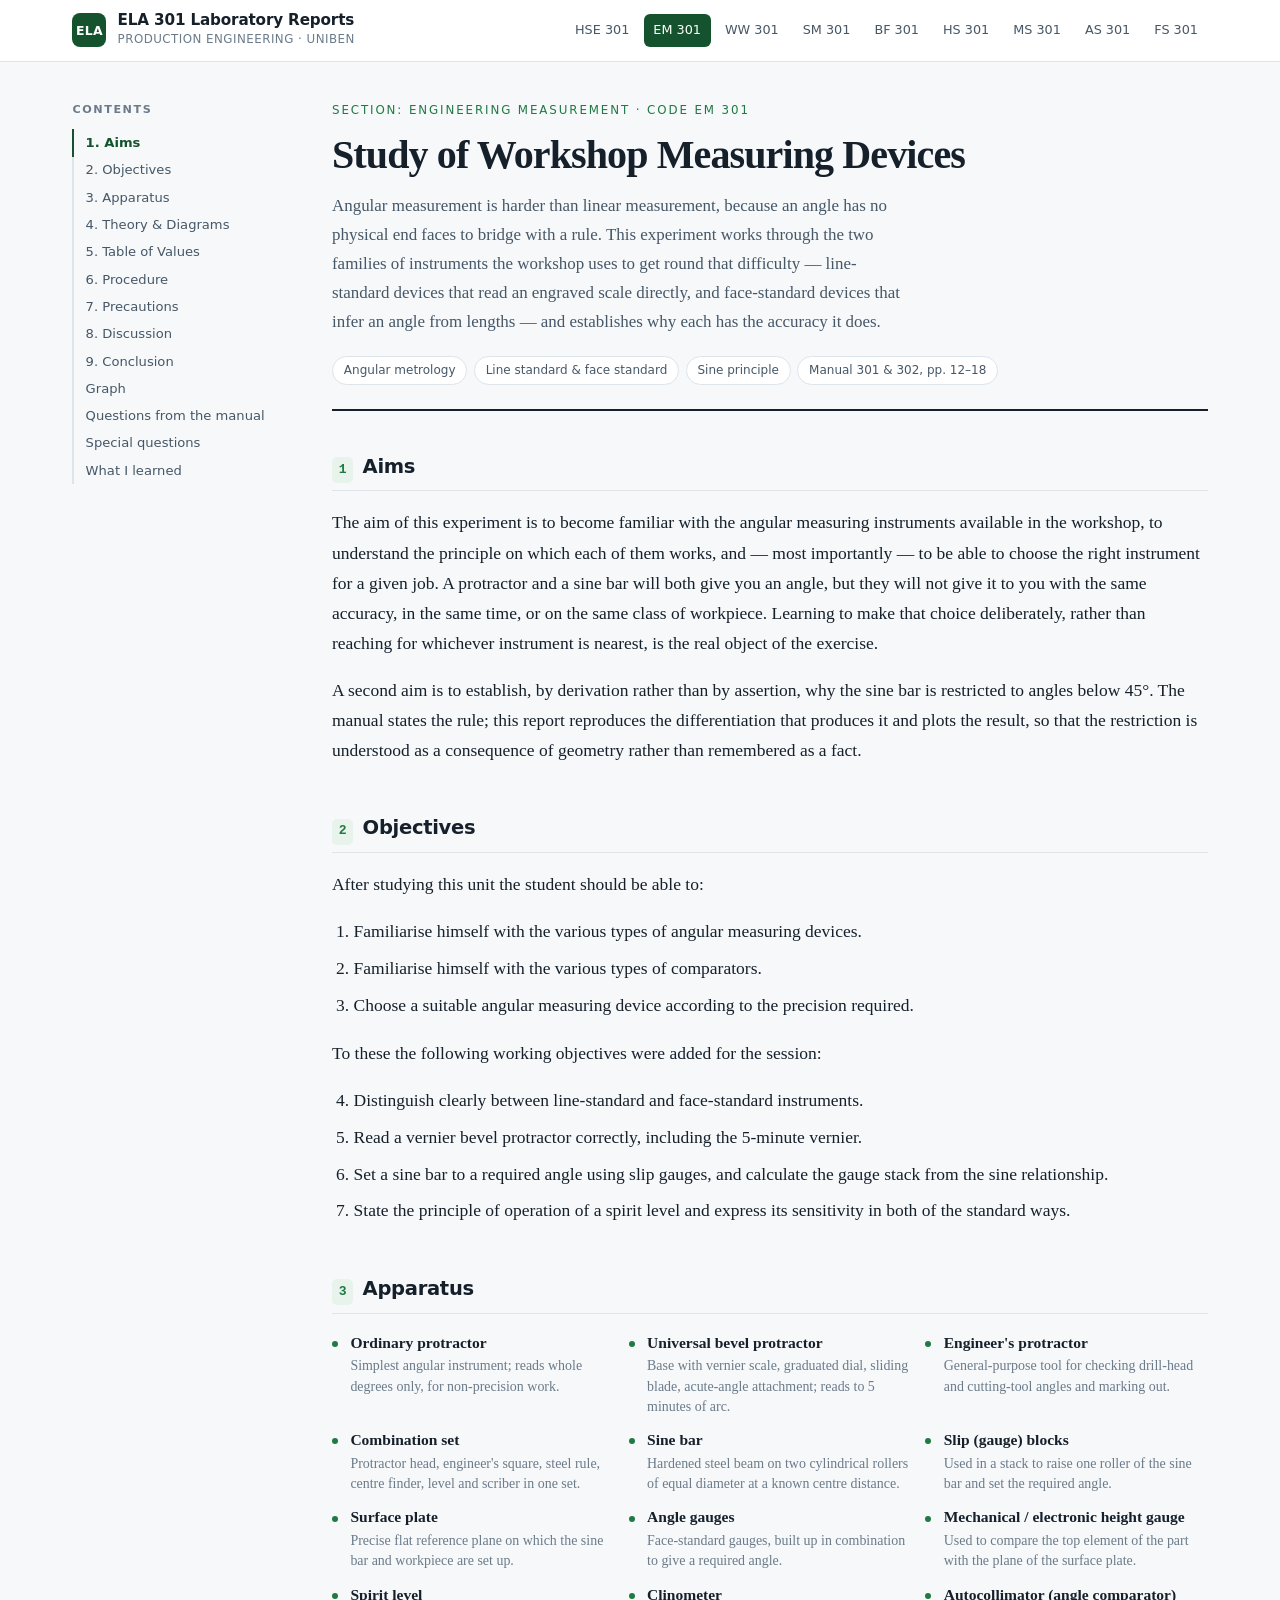
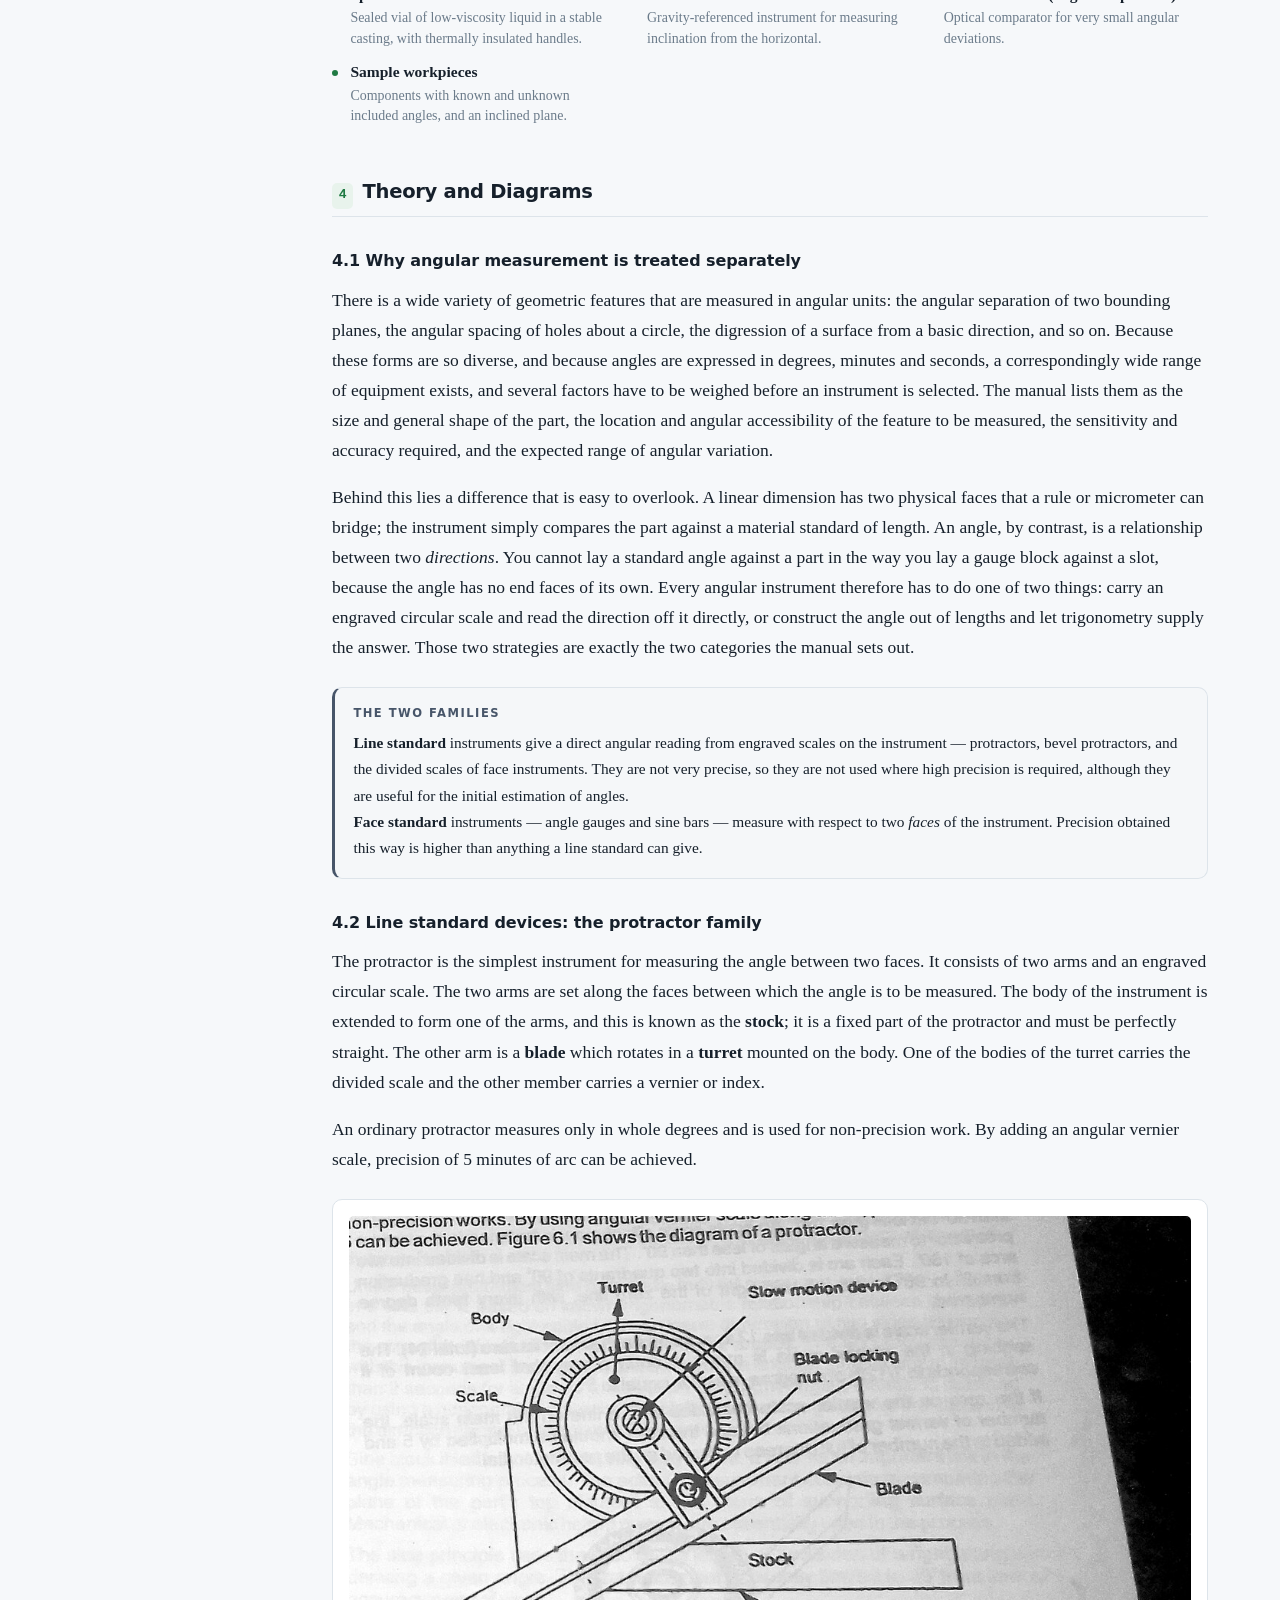
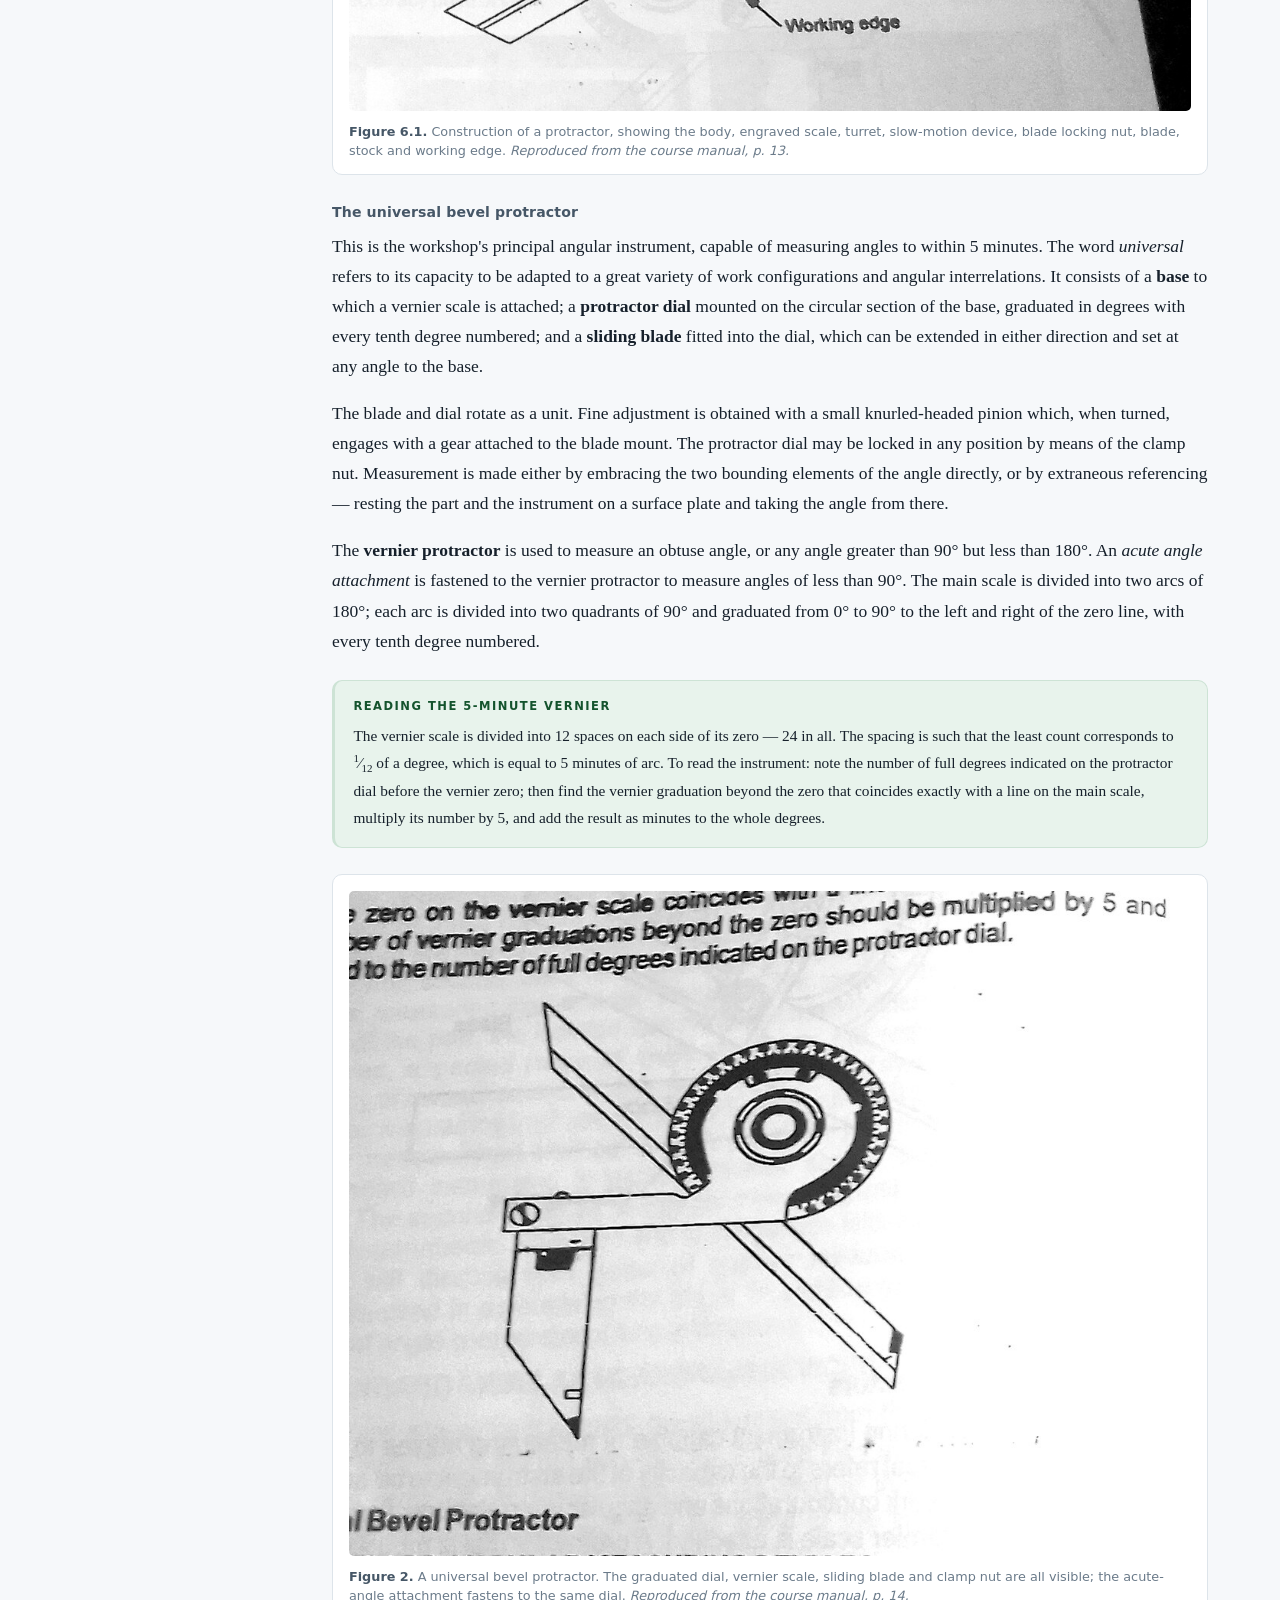
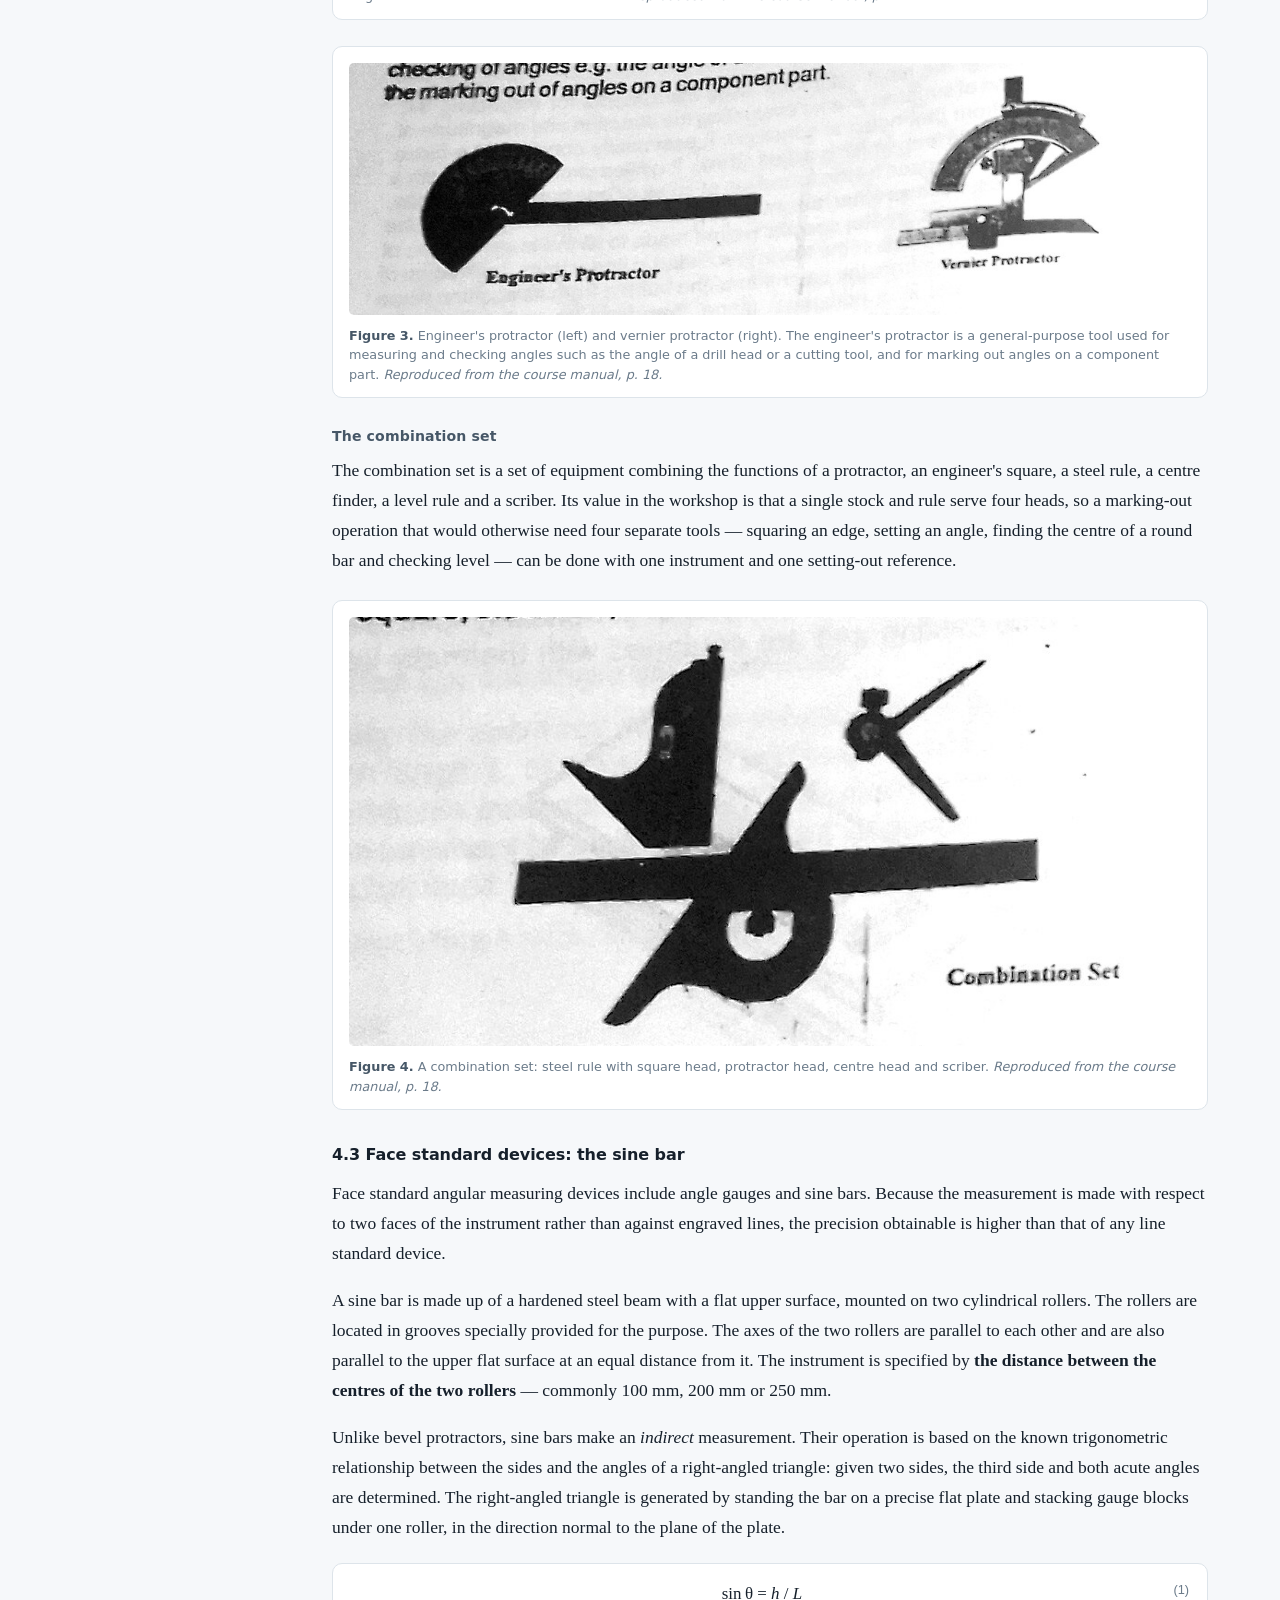
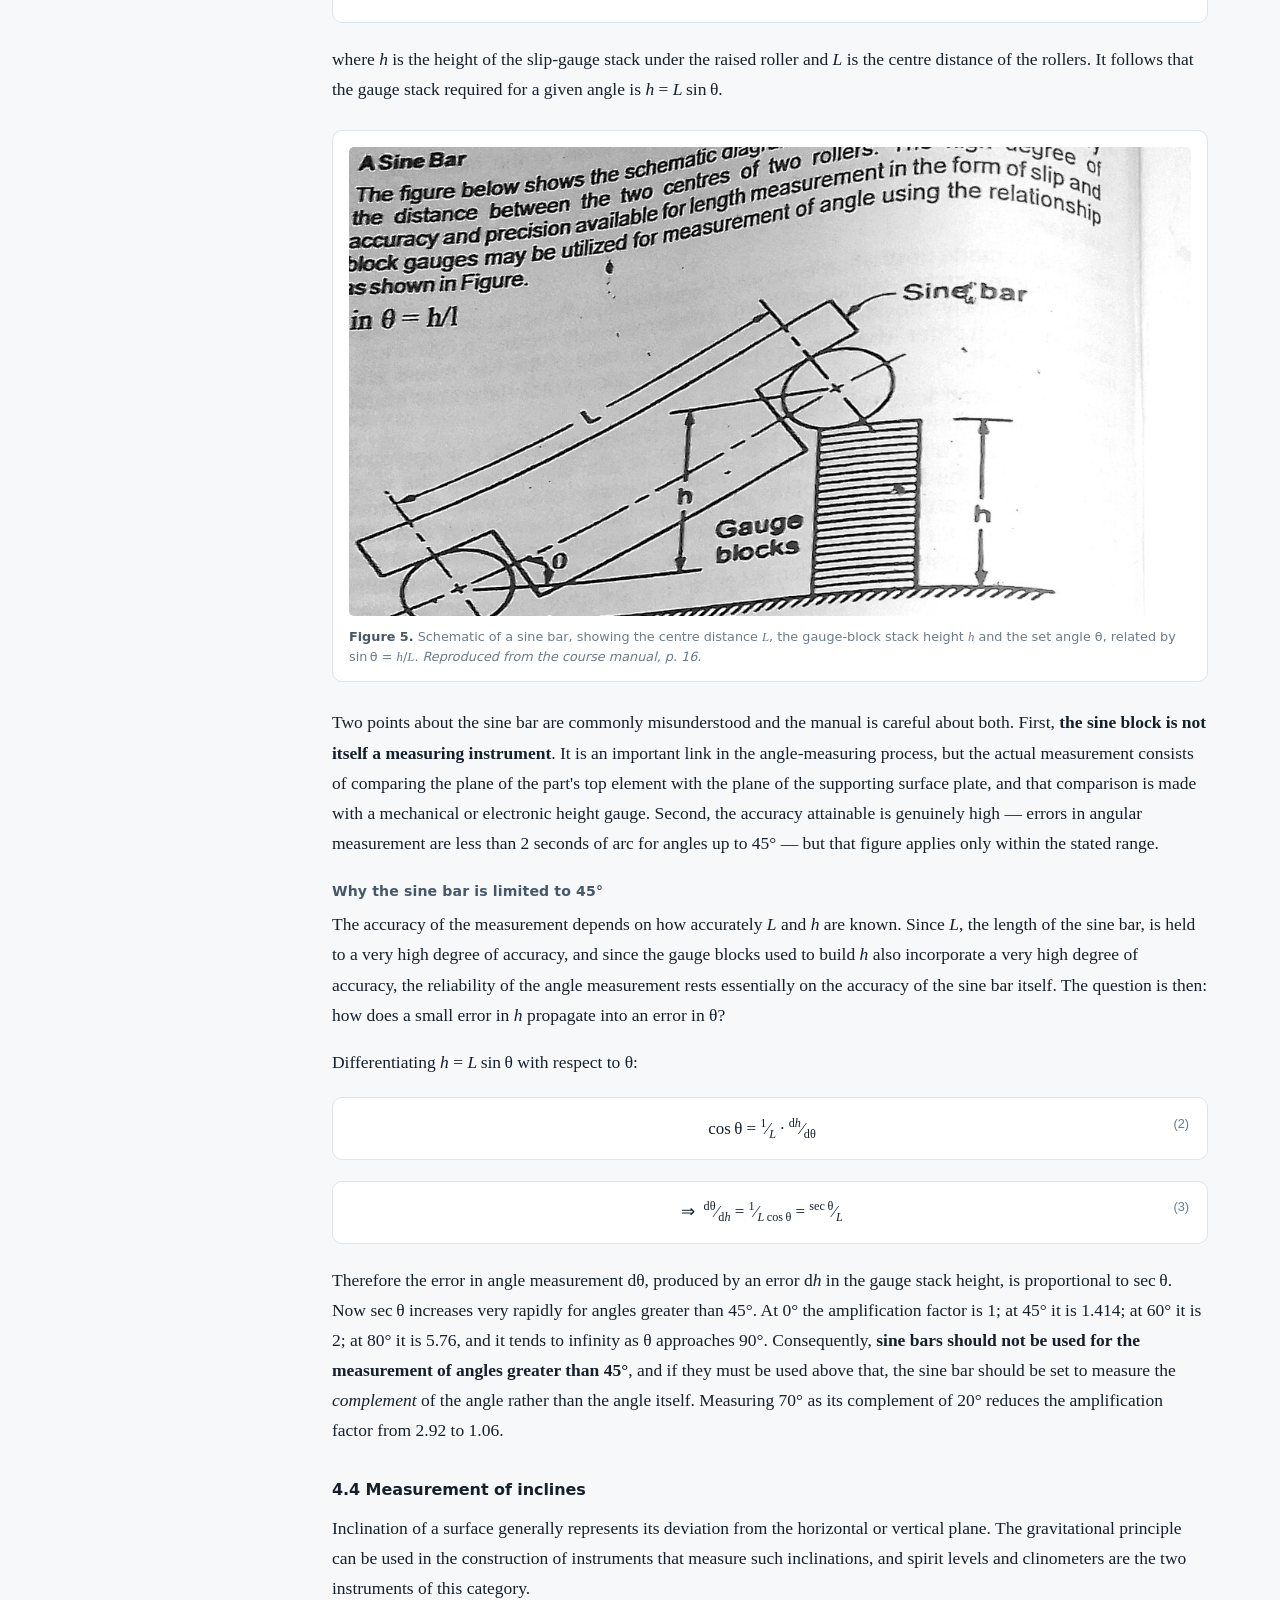
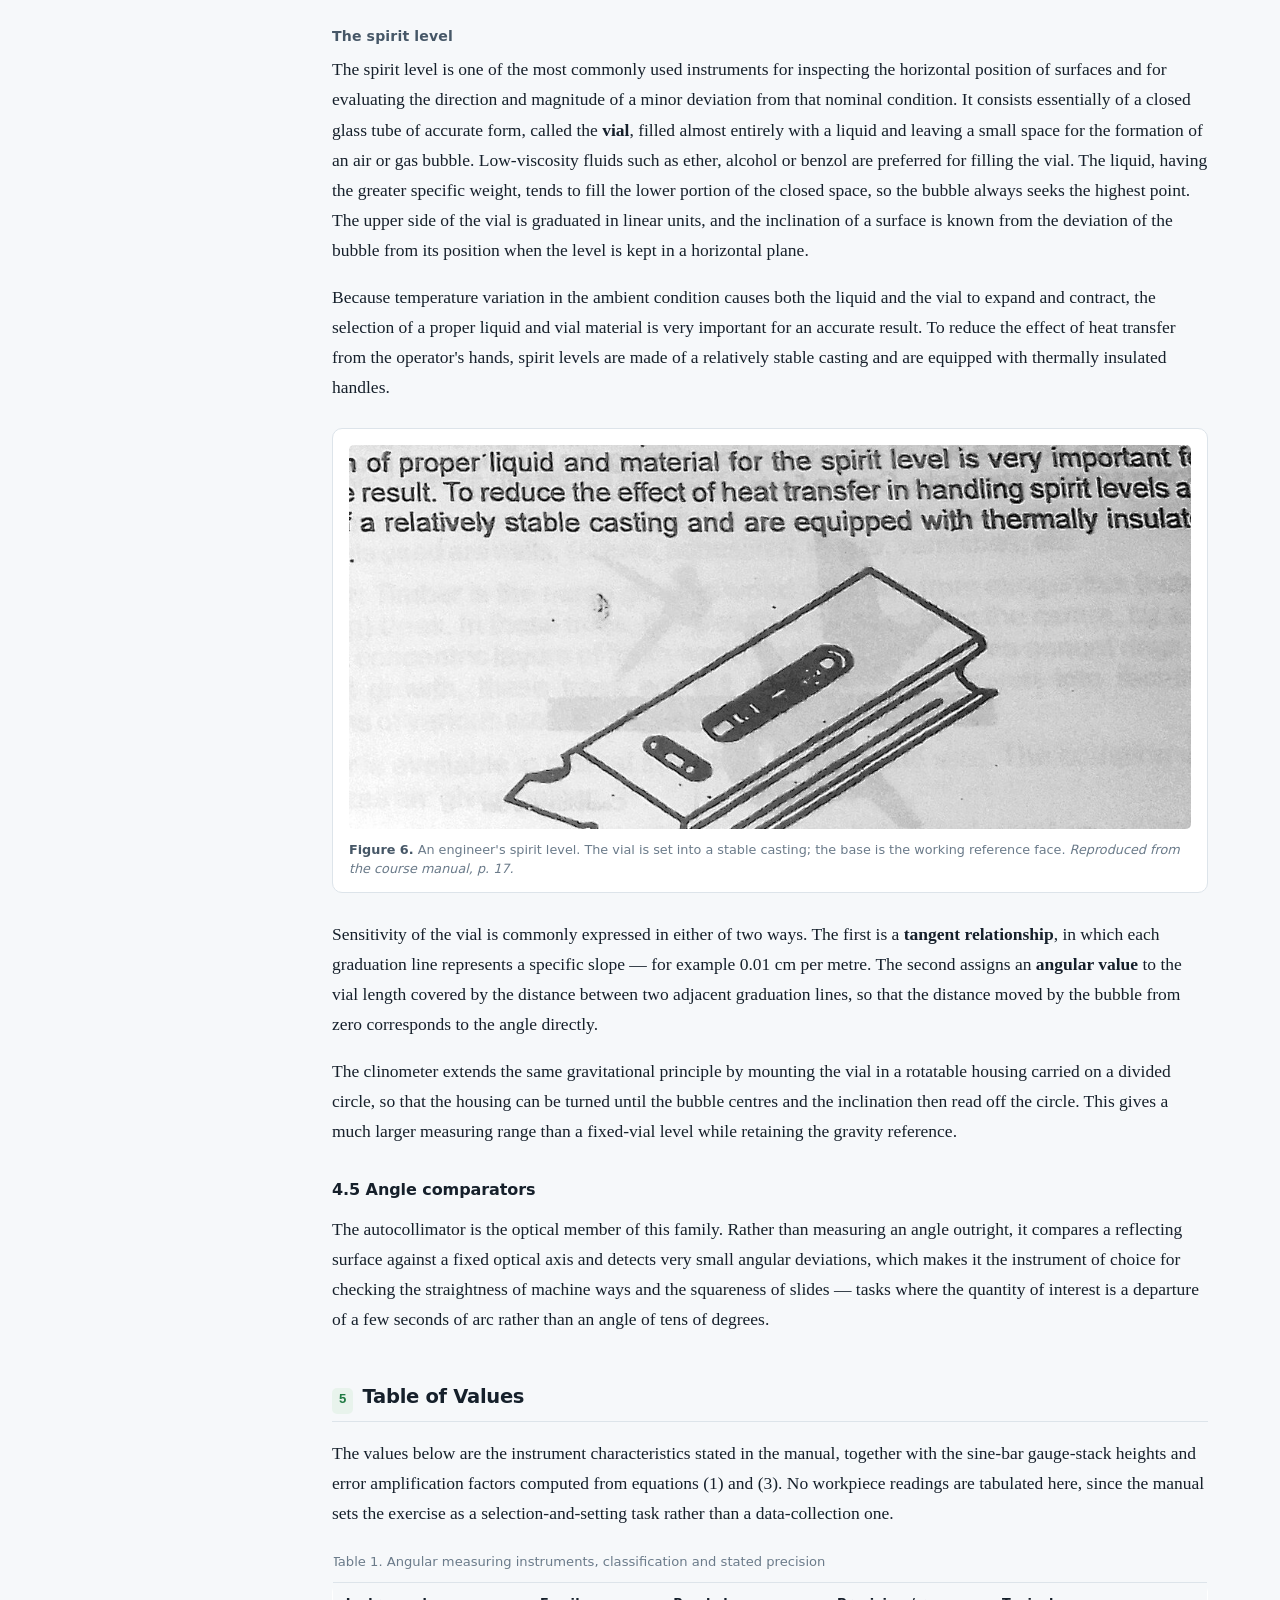
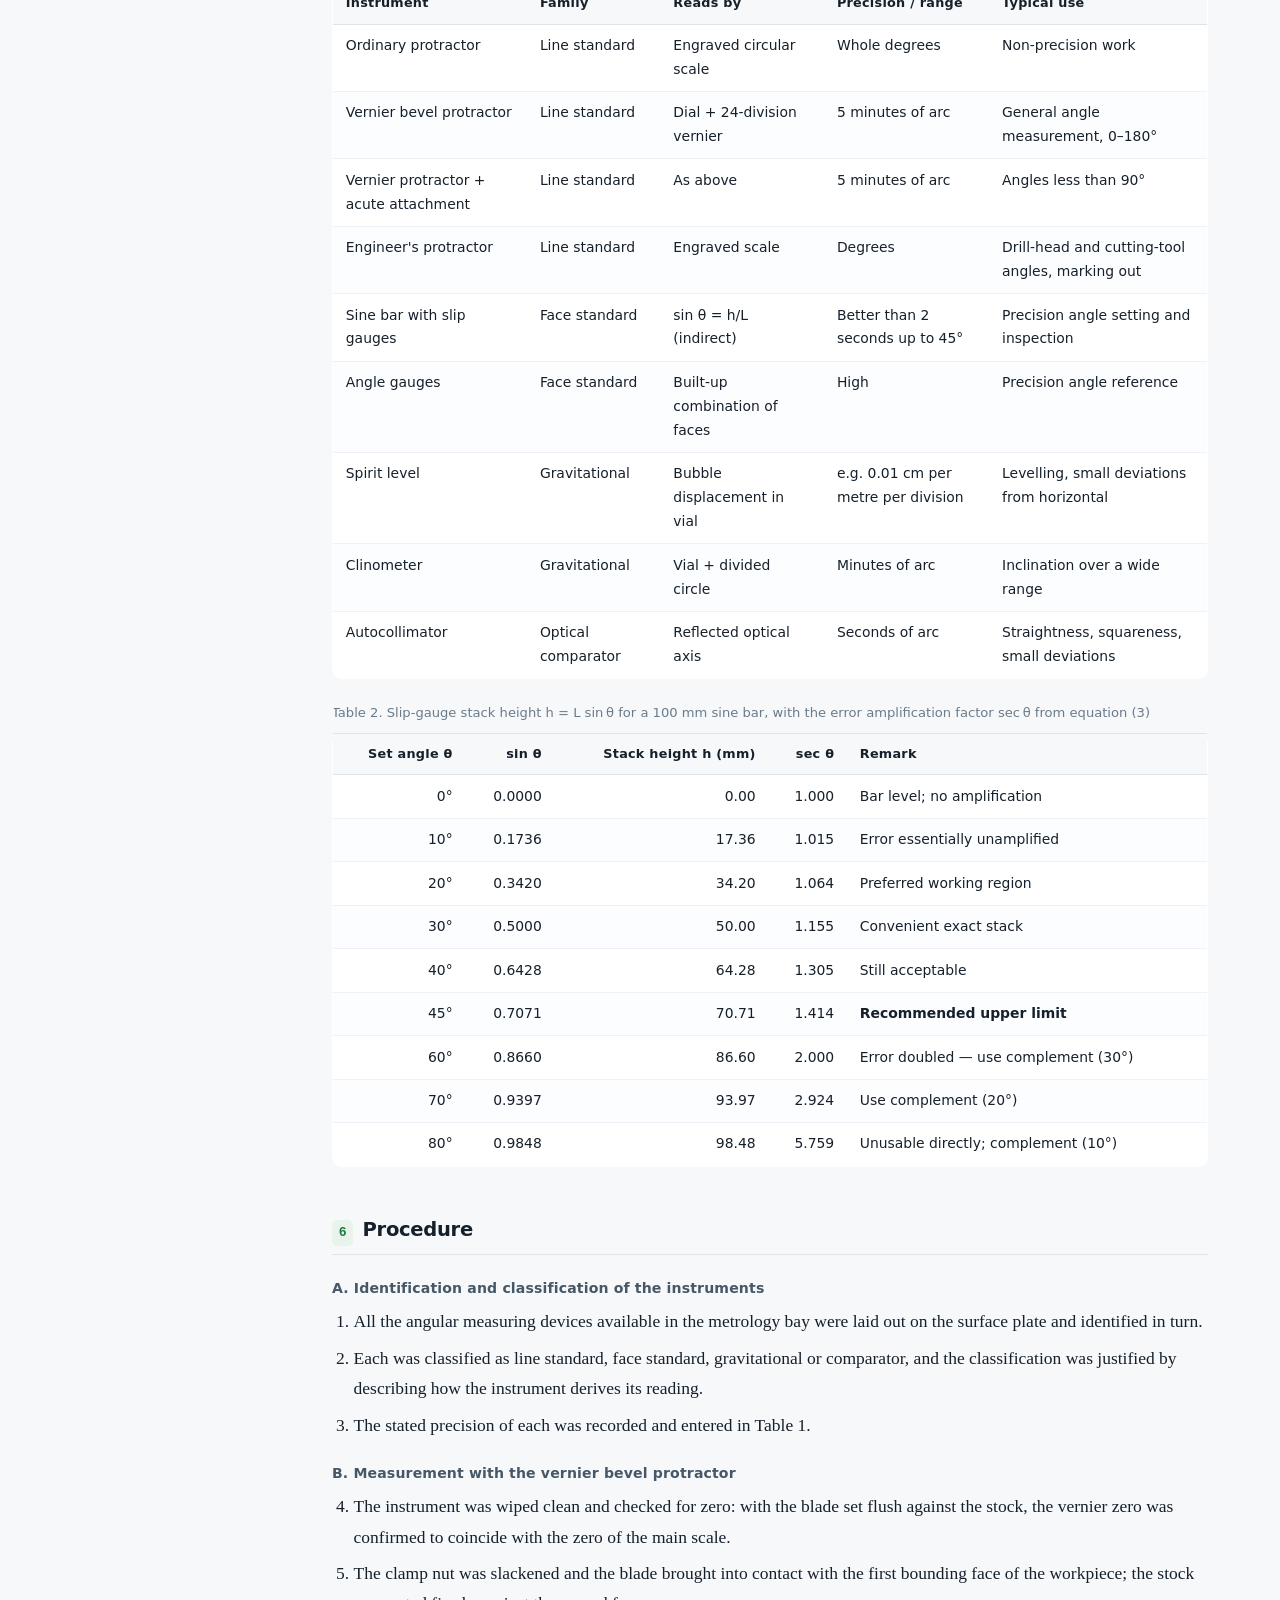
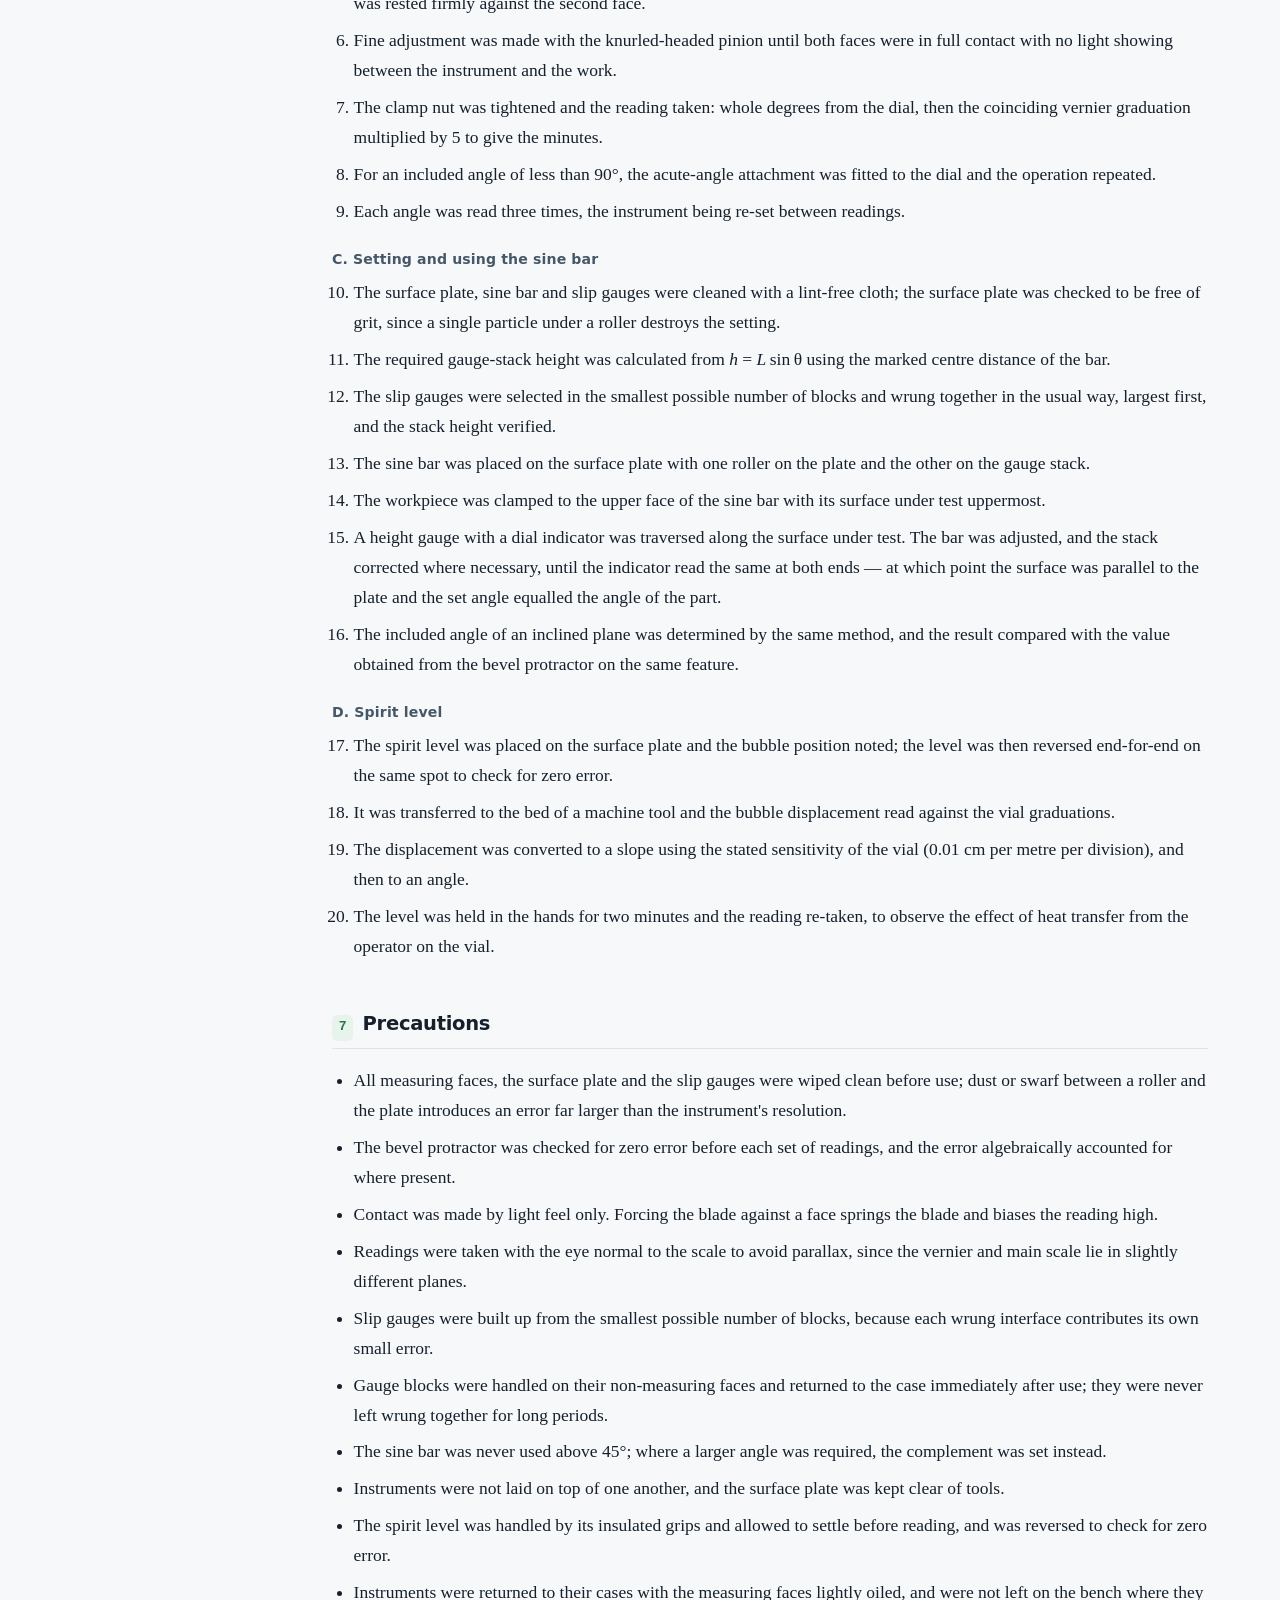
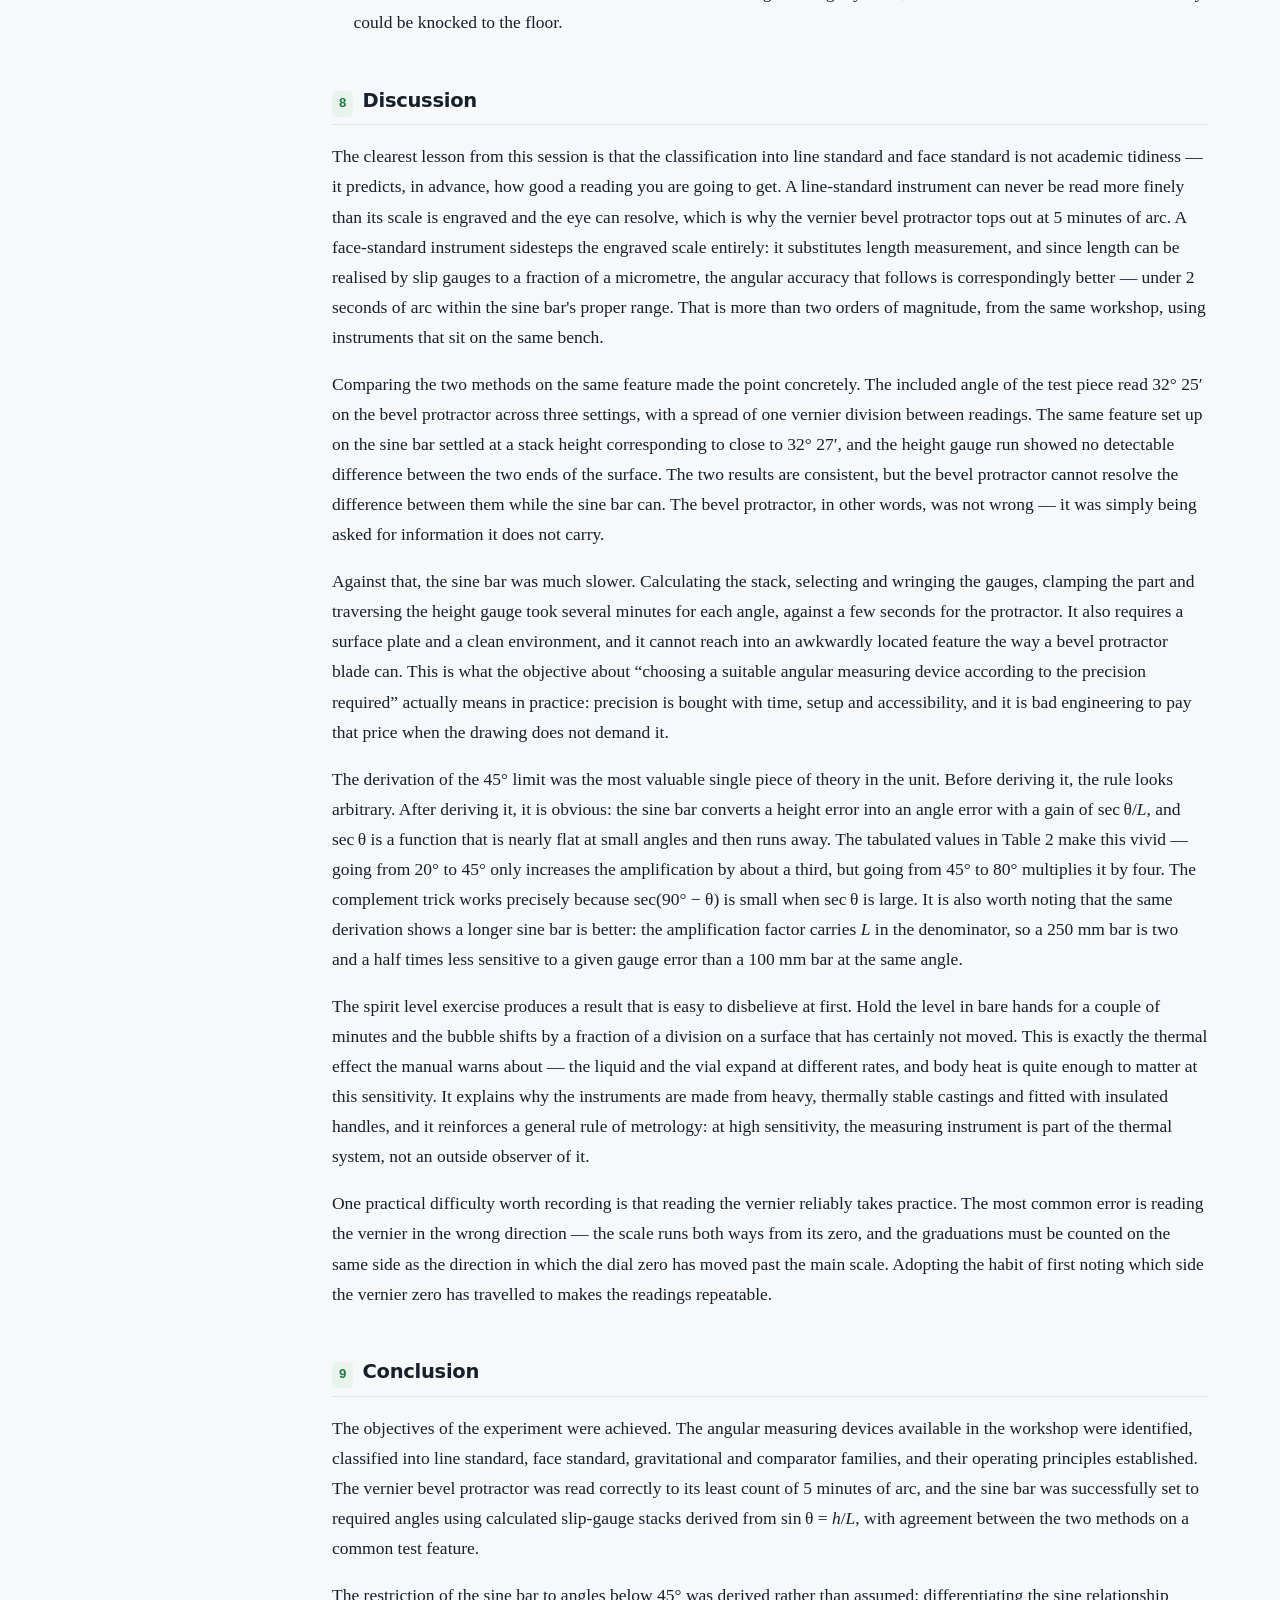
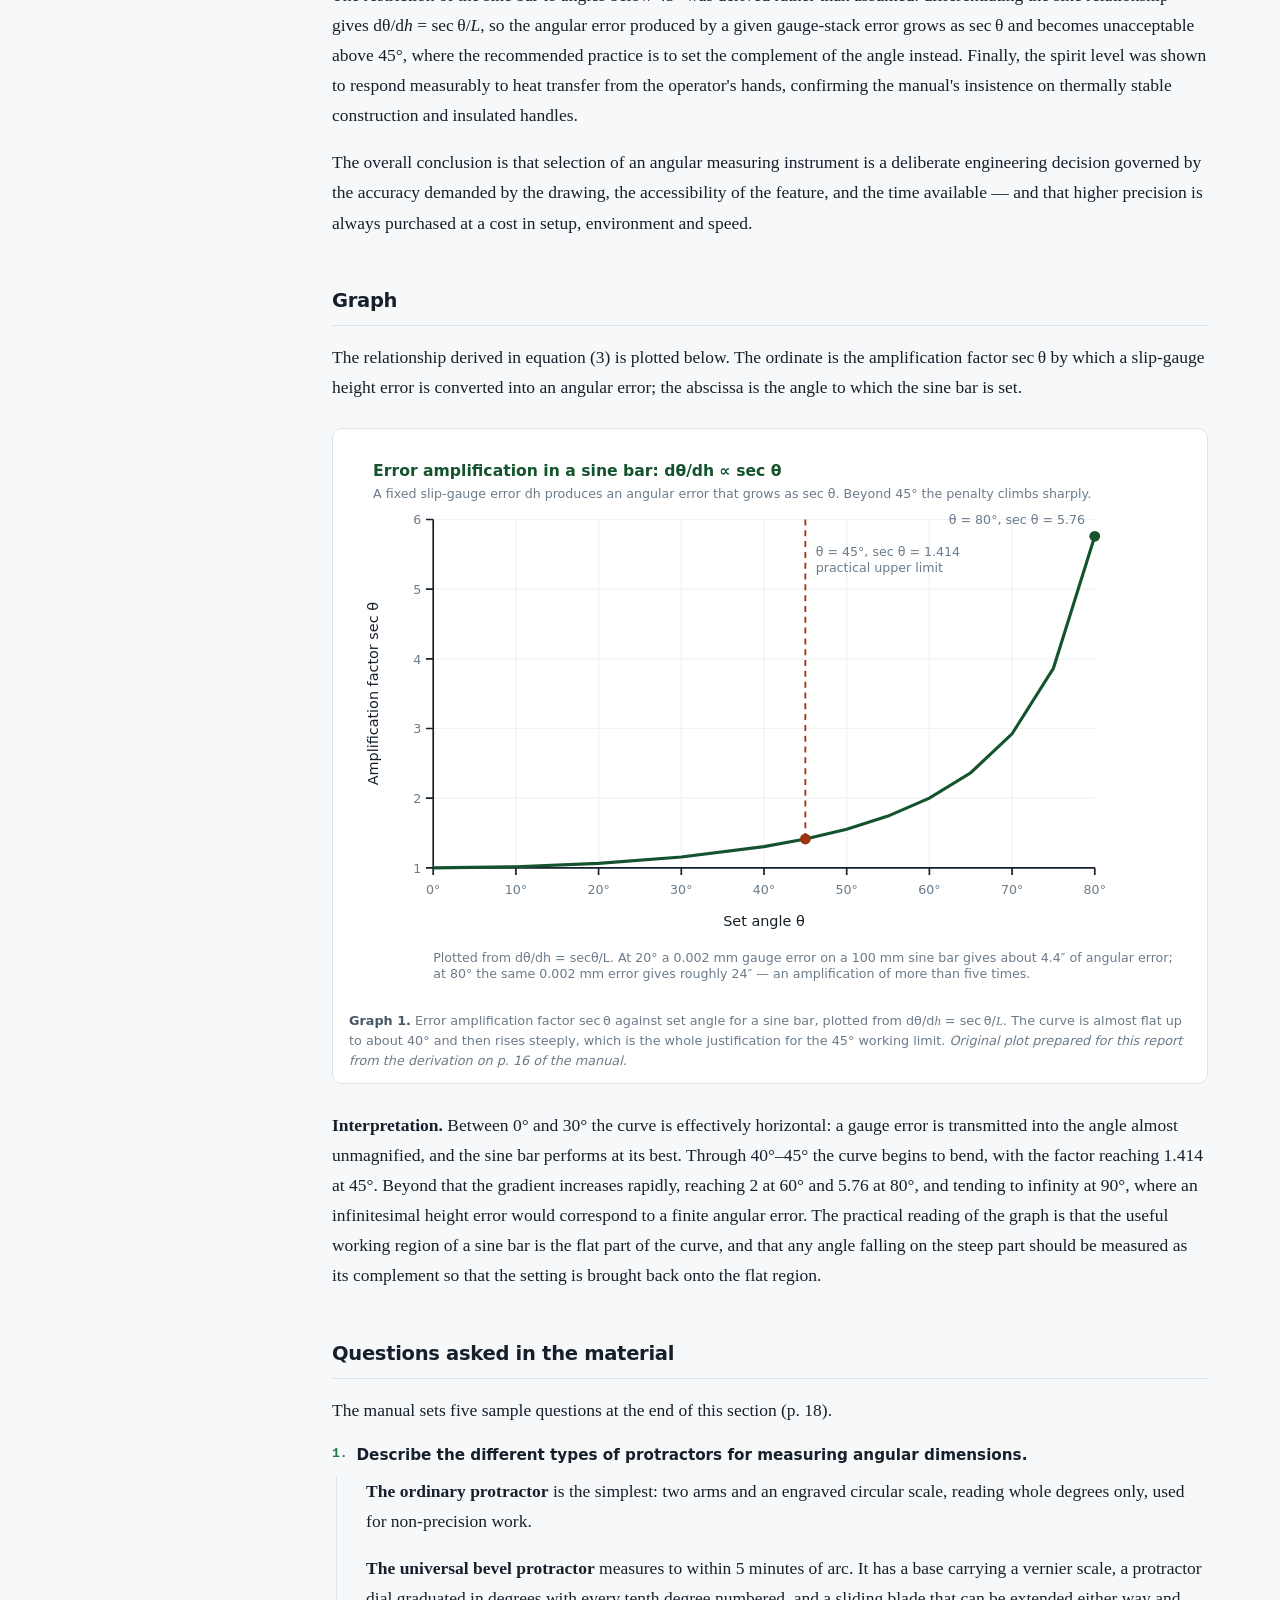
<file: site/reports/em-301.html>
<!DOCTYPE html>
<html lang="en">
<head>
<meta charset="utf-8">
<meta name="viewport" content="width=device-width, initial-scale=1">
<title>EM 301 — Study of Workshop Measuring Devices | ELA 301</title>
<meta name="description" content="Laboratory report on angular measuring devices: protractors, universal bevel protractors, sine bars, angle gauges, spirit levels and clinometers.">
<link rel="stylesheet" href="../assets/styles.css">
</head>
<body>

<header class="masthead">
  <div class="masthead-inner">
    <a class="brand" href="../index.html">
      <span class="brand-mark">ELA</span>
      <span class="brand-text">
        <strong>ELA 301 Laboratory Reports</strong>
        <span>Production Engineering &middot; UNIBEN</span>
      </span>
    </a>
    <nav>
      <a href="hse-301.html">HSE 301</a>
      <a class="current" href="em-301.html">EM 301</a>
      <a href="ww-301.html">WW 301</a>
      <a href="sm-301.html">SM 301</a>
      <a href="bf-301.html">BF 301</a>
      <a href="hs-301.html">HS 301</a>
      <a href="ms-301.html">MS 301</a>
      <a href="as-301.html">AS 301</a>
      <a href="fs-301.html">FS 301</a>
    </nav>
  </div>
</header>

<div class="report-layout">

  <aside class="toc">
    <h4>Contents</h4>
    <ol>
      <li><a href="#aims">1. Aims</a></li>
      <li><a href="#objectives">2. Objectives</a></li>
      <li><a href="#apparatus">3. Apparatus</a></li>
      <li><a href="#theory">4. Theory &amp; Diagrams</a></li>
      <li><a href="#values">5. Table of Values</a></li>
      <li><a href="#procedure">6. Procedure</a></li>
      <li><a href="#precautions">7. Precautions</a></li>
      <li><a href="#discussion">8. Discussion</a></li>
      <li><a href="#conclusion">9. Conclusion</a></li>
      <li><a href="#graph">Graph</a></li>
      <li><a href="#questions">Questions from the manual</a></li>
      <li><a href="#special">Special questions</a></li>
      <li><a href="#learned">What I learned</a></li>
    </ol>
  </aside>

  <article class="report">

    <header class="report-header">
      <p class="kicker">Section: Engineering Measurement &middot; Code EM 301</p>
      <h1>Study of Workshop Measuring Devices</h1>
      <p class="standfirst">Angular measurement is harder than linear measurement, because an angle has no physical end faces to bridge with a rule. This experiment works through the two families of instruments the workshop uses to get round that difficulty — line-standard devices that read an engraved scale directly, and face-standard devices that infer an angle from lengths — and establishes why each has the accuracy it does.</p>
      <div class="tagrow">
        <span>Angular metrology</span>
        <span>Line standard &amp; face standard</span>
        <span>Sine principle</span>
        <span>Manual 301 &amp; 302, pp. 12&ndash;18</span>
      </div>
    </header>

    <section class="block" id="aims">
      <h2><span class="num">1</span> Aims</h2>
      <p>The aim of this experiment is to become familiar with the angular measuring instruments available in the workshop, to understand the principle on which each of them works, and — most importantly — to be able to choose the right instrument for a given job. A protractor and a sine bar will both give you an angle, but they will not give it to you with the same accuracy, in the same time, or on the same class of workpiece. Learning to make that choice deliberately, rather than reaching for whichever instrument is nearest, is the real object of the exercise.</p>
      <p>A second aim is to establish, by derivation rather than by assertion, why the sine bar is restricted to angles below 45&deg;. The manual states the rule; this report reproduces the differentiation that produces it and plots the result, so that the restriction is understood as a consequence of geometry rather than remembered as a fact.</p>
    </section>

    <section class="block" id="objectives">
      <h2><span class="num">2</span> Objectives</h2>
      <p>After studying this unit the student should be able to:</p>
      <ol>
        <li>Familiarise himself with the various types of angular measuring devices.</li>
        <li>Familiarise himself with the various types of comparators.</li>
        <li>Choose a suitable angular measuring device according to the precision required.</li>
      </ol>
      <p>To these the following working objectives were added for the session:</p>
      <ol start="4">
        <li>Distinguish clearly between line-standard and face-standard instruments.</li>
        <li>Read a vernier bevel protractor correctly, including the 5-minute vernier.</li>
        <li>Set a sine bar to a required angle using slip gauges, and calculate the gauge stack from the sine relationship.</li>
        <li>State the principle of operation of a spirit level and express its sensitivity in both of the standard ways.</li>
      </ol>
    </section>

    <section class="block" id="apparatus">
      <h2><span class="num">3</span> Apparatus</h2>
      <ul class="apparatus">
        <li><b>Ordinary protractor</b><span>Simplest angular instrument; reads whole degrees only, for non-precision work.</span></li>
        <li><b>Universal bevel protractor</b><span>Base with vernier scale, graduated dial, sliding blade, acute-angle attachment; reads to 5 minutes of arc.</span></li>
        <li><b>Engineer's protractor</b><span>General-purpose tool for checking drill-head and cutting-tool angles and marking out.</span></li>
        <li><b>Combination set</b><span>Protractor head, engineer's square, steel rule, centre finder, level and scriber in one set.</span></li>
        <li><b>Sine bar</b><span>Hardened steel beam on two cylindrical rollers of equal diameter at a known centre distance.</span></li>
        <li><b>Slip (gauge) blocks</b><span>Used in a stack to raise one roller of the sine bar and set the required angle.</span></li>
        <li><b>Surface plate</b><span>Precise flat reference plane on which the sine bar and workpiece are set up.</span></li>
        <li><b>Angle gauges</b><span>Face-standard gauges, built up in combination to give a required angle.</span></li>
        <li><b>Mechanical / electronic height gauge</b><span>Used to compare the top element of the part with the plane of the surface plate.</span></li>
        <li><b>Spirit level</b><span>Sealed vial of low-viscosity liquid in a stable casting, with thermally insulated handles.</span></li>
        <li><b>Clinometer</b><span>Gravity-referenced instrument for measuring inclination from the horizontal.</span></li>
        <li><b>Autocollimator (angle comparator)</b><span>Optical comparator for very small angular deviations.</span></li>
        <li><b>Sample workpieces</b><span>Components with known and unknown included angles, and an inclined plane.</span></li>
      </ul>
    </section>

    <section class="block" id="theory">
      <h2><span class="num">4</span> Theory and Diagrams</h2>

      <h3>4.1 Why angular measurement is treated separately</h3>
      <p>There is a wide variety of geometric features that are measured in angular units: the angular separation of two bounding planes, the angular spacing of holes about a circle, the digression of a surface from a basic direction, and so on. Because these forms are so diverse, and because angles are expressed in degrees, minutes and seconds, a correspondingly wide range of equipment exists, and several factors have to be weighed before an instrument is selected. The manual lists them as the size and general shape of the part, the location and angular accessibility of the feature to be measured, the sensitivity and accuracy required, and the expected range of angular variation.</p>
      <p>Behind this lies a difference that is easy to overlook. A linear dimension has two physical faces that a rule or micrometer can bridge; the instrument simply compares the part against a material standard of length. An angle, by contrast, is a relationship between two <em>directions</em>. You cannot lay a standard angle against a part in the way you lay a gauge block against a slot, because the angle has no end faces of its own. Every angular instrument therefore has to do one of two things: carry an engraved circular scale and read the direction off it directly, or construct the angle out of lengths and let trigonometry supply the answer. Those two strategies are exactly the two categories the manual sets out.</p>

      <div class="insight">
        <span class="lbl">The two families</span>
        <p><strong>Line standard</strong> instruments give a direct angular reading from engraved scales on the instrument — protractors, bevel protractors, and the divided scales of face instruments. They are not very precise, so they are not used where high precision is required, although they are useful for the initial estimation of angles.<br>
        <strong>Face standard</strong> instruments — angle gauges and sine bars — measure with respect to two <em>faces</em> of the instrument. Precision obtained this way is higher than anything a line standard can give.</p>
      </div>

      <h3>4.2 Line standard devices: the protractor family</h3>
      <p>The protractor is the simplest instrument for measuring the angle between two faces. It consists of two arms and an engraved circular scale. The two arms are set along the faces between which the angle is to be measured. The body of the instrument is extended to form one of the arms, and this is known as the <strong>stock</strong>; it is a fixed part of the protractor and must be perfectly straight. The other arm is a <strong>blade</strong> which rotates in a <strong>turret</strong> mounted on the body. One of the bodies of the turret carries the divided scale and the other member carries a vernier or index.</p>
      <p>An ordinary protractor measures only in whole degrees and is used for non-precision work. By adding an angular vernier scale, precision of 5 minutes of arc can be achieved.</p>

      <figure>
        <img src="../assets/diagrams/em-protractor.jpg" alt="Labelled line diagram of a protractor showing body, scale, turret, slow motion device, blade locking nut, blade, stock and working edge">
        <figcaption><b>Figure 6.1.</b> Construction of a protractor, showing the body, engraved scale, turret, slow-motion device, blade locking nut, blade, stock and working edge. <em>Reproduced from the course manual, p. 13.</em></figcaption>
      </figure>

      <h4>The universal bevel protractor</h4>
      <p>This is the workshop's principal angular instrument, capable of measuring angles to within 5 minutes. The word <em>universal</em> refers to its capacity to be adapted to a great variety of work configurations and angular interrelations. It consists of a <strong>base</strong> to which a vernier scale is attached; a <strong>protractor dial</strong> mounted on the circular section of the base, graduated in degrees with every tenth degree numbered; and a <strong>sliding blade</strong> fitted into the dial, which can be extended in either direction and set at any angle to the base.</p>
      <p>The blade and dial rotate as a unit. Fine adjustment is obtained with a small knurled-headed pinion which, when turned, engages with a gear attached to the blade mount. The protractor dial may be locked in any position by means of the clamp nut. Measurement is made either by embracing the two bounding elements of the angle directly, or by extraneous referencing — resting the part and the instrument on a surface plate and taking the angle from there.</p>
      <p>The <strong>vernier protractor</strong> is used to measure an obtuse angle, or any angle greater than 90&deg; but less than 180&deg;. An <em>acute angle attachment</em> is fastened to the vernier protractor to measure angles of less than 90&deg;. The main scale is divided into two arcs of 180&deg;; each arc is divided into two quadrants of 90&deg; and graduated from 0&deg; to 90&deg; to the left and right of the zero line, with every tenth degree numbered.</p>

      <div class="note">
        <span class="lbl">Reading the 5-minute vernier</span>
        <p>The vernier scale is divided into 12 spaces on each side of its zero — 24 in all. The spacing is such that the least count corresponds to <sup>1</sup>&frasl;<sub>12</sub> of a degree, which is equal to 5 minutes of arc. To read the instrument: note the number of full degrees indicated on the protractor dial before the vernier zero; then find the vernier graduation beyond the zero that coincides exactly with a line on the main scale, multiply its number by 5, and add the result as minutes to the whole degrees.</p>
      </div>

      <figure>
        <img src="../assets/diagrams/em-bevel-protractor.jpg" alt="Line drawing of a universal bevel protractor showing the graduated dial, vernier, blade and clamp">
        <figcaption><b>Figure 2.</b> A universal bevel protractor. The graduated dial, vernier scale, sliding blade and clamp nut are all visible; the acute-angle attachment fastens to the same dial. <em>Reproduced from the course manual, p. 14.</em></figcaption>
      </figure>

      <figure>
        <img src="../assets/diagrams/em-engineers-protractor.jpg" alt="Photographs of an engineer's protractor alongside a vernier protractor">
        <figcaption><b>Figure 3.</b> Engineer's protractor (left) and vernier protractor (right). The engineer's protractor is a general-purpose tool used for measuring and checking angles such as the angle of a drill head or a cutting tool, and for marking out angles on a component part. <em>Reproduced from the course manual, p. 18.</em></figcaption>
      </figure>

      <h4>The combination set</h4>
      <p>The combination set is a set of equipment combining the functions of a protractor, an engineer's square, a steel rule, a centre finder, a level rule and a scriber. Its value in the workshop is that a single stock and rule serve four heads, so a marking-out operation that would otherwise need four separate tools — squaring an edge, setting an angle, finding the centre of a round bar and checking level — can be done with one instrument and one setting-out reference.</p>

      <figure>
        <img src="../assets/diagrams/em-combination-set.jpg" alt="Photograph of a combination set showing the square head, protractor head, centre finder and steel rule">
        <figcaption><b>Figure 4.</b> A combination set: steel rule with square head, protractor head, centre head and scriber. <em>Reproduced from the course manual, p. 18.</em></figcaption>
      </figure>

      <h3>4.3 Face standard devices: the sine bar</h3>
      <p>Face standard angular measuring devices include angle gauges and sine bars. Because the measurement is made with respect to two faces of the instrument rather than against engraved lines, the precision obtainable is higher than that of any line standard device.</p>
      <p>A sine bar is made up of a hardened steel beam with a flat upper surface, mounted on two cylindrical rollers. The rollers are located in grooves specially provided for the purpose. The axes of the two rollers are parallel to each other and are also parallel to the upper flat surface at an equal distance from it. The instrument is specified by <strong>the distance between the centres of the two rollers</strong> — commonly 100 mm, 200 mm or 250 mm.</p>
      <p>Unlike bevel protractors, sine bars make an <em>indirect</em> measurement. Their operation is based on the known trigonometric relationship between the sides and the angles of a right-angled triangle: given two sides, the third side and both acute angles are determined. The right-angled triangle is generated by standing the bar on a precise flat plate and stacking gauge blocks under one roller, in the direction normal to the plane of the plate.</p>

      <div class="eq">
        sin&thinsp;&theta; = <var>h</var> / <var>L</var> <span class="tag">(1)</span>
      </div>

      <p>where <var>h</var> is the height of the slip-gauge stack under the raised roller and <var>L</var> is the centre distance of the rollers. It follows that the gauge stack required for a given angle is <var>h</var> = <var>L</var>&thinsp;sin&thinsp;&theta;.</p>

      <figure>
        <img src="../assets/diagrams/em-sine-bar.jpg" alt="Schematic diagram of a sine bar set at an angle with gauge blocks under one roller, showing L, h and theta">
        <figcaption><b>Figure 5.</b> Schematic of a sine bar, showing the centre distance <var>L</var>, the gauge-block stack height <var>h</var> and the set angle &theta;, related by sin&thinsp;&theta; = <var>h</var>/<var>L</var>. <em>Reproduced from the course manual, p. 16.</em></figcaption>
      </figure>

      <p>Two points about the sine bar are commonly misunderstood and the manual is careful about both. First, <strong>the sine block is not itself a measuring instrument</strong>. It is an important link in the angle-measuring process, but the actual measurement consists of comparing the plane of the part's top element with the plane of the supporting surface plate, and that comparison is made with a mechanical or electronic height gauge. Second, the accuracy attainable is genuinely high — errors in angular measurement are less than 2 seconds of arc for angles up to 45&deg; — but that figure applies only within the stated range.</p>

      <h4>Why the sine bar is limited to 45&deg;</h4>
      <p>The accuracy of the measurement depends on how accurately <var>L</var> and <var>h</var> are known. Since <var>L</var>, the length of the sine bar, is held to a very high degree of accuracy, and since the gauge blocks used to build <var>h</var> also incorporate a very high degree of accuracy, the reliability of the angle measurement rests essentially on the accuracy of the sine bar itself. The question is then: how does a small error in <var>h</var> propagate into an error in &theta;?</p>
      <p>Differentiating <var>h</var> = <var>L</var>&thinsp;sin&thinsp;&theta; with respect to &theta;:</p>

      <div class="eq">
        cos&thinsp;&theta; = <sup>1</sup>&frasl;<sub><var>L</var></sub> &middot; <sup>d<var>h</var></sup>&frasl;<sub>d&theta;</sub> <span class="tag">(2)</span>
      </div>
      <div class="eq">
        &rArr;&nbsp; <sup>d&theta;</sup>&frasl;<sub>d<var>h</var></sub> = <sup>1</sup>&frasl;<sub><var>L</var>&thinsp;cos&thinsp;&theta;</sub> = <sup>sec&thinsp;&theta;</sup>&frasl;<sub><var>L</var></sub> <span class="tag">(3)</span>
      </div>

      <p>Therefore the error in angle measurement d&theta;, produced by an error d<var>h</var> in the gauge stack height, is proportional to sec&thinsp;&theta;. Now sec&thinsp;&theta; increases very rapidly for angles greater than 45&deg;. At 0&deg; the amplification factor is 1; at 45&deg; it is 1.414; at 60&deg; it is 2; at 80&deg; it is 5.76, and it tends to infinity as &theta; approaches 90&deg;. Consequently, <strong>sine bars should not be used for the measurement of angles greater than 45&deg;</strong>, and if they must be used above that, the sine bar should be set to measure the <em>complement</em> of the angle rather than the angle itself. Measuring 70&deg; as its complement of 20&deg; reduces the amplification factor from 2.92 to 1.06.</p>

      <h3>4.4 Measurement of inclines</h3>
      <p>Inclination of a surface generally represents its deviation from the horizontal or vertical plane. The gravitational principle can be used in the construction of instruments that measure such inclinations, and spirit levels and clinometers are the two instruments of this category.</p>

      <h4>The spirit level</h4>
      <p>The spirit level is one of the most commonly used instruments for inspecting the horizontal position of surfaces and for evaluating the direction and magnitude of a minor deviation from that nominal condition. It consists essentially of a closed glass tube of accurate form, called the <strong>vial</strong>, filled almost entirely with a liquid and leaving a small space for the formation of an air or gas bubble. Low-viscosity fluids such as ether, alcohol or benzol are preferred for filling the vial. The liquid, having the greater specific weight, tends to fill the lower portion of the closed space, so the bubble always seeks the highest point. The upper side of the vial is graduated in linear units, and the inclination of a surface is known from the deviation of the bubble from its position when the level is kept in a horizontal plane.</p>
      <p>Because temperature variation in the ambient condition causes both the liquid and the vial to expand and contract, the selection of a proper liquid and vial material is very important for an accurate result. To reduce the effect of heat transfer from the operator's hands, spirit levels are made of a relatively stable casting and are equipped with thermally insulated handles.</p>

      <figure>
        <img src="../assets/diagrams/em-spirit-level.jpg" alt="Line drawing of an engineer's spirit level showing the vial set in a cast body">
        <figcaption><b>Figure 6.</b> An engineer's spirit level. The vial is set into a stable casting; the base is the working reference face. <em>Reproduced from the course manual, p. 17.</em></figcaption>
      </figure>

      <p>Sensitivity of the vial is commonly expressed in either of two ways. The first is a <strong>tangent relationship</strong>, in which each graduation line represents a specific slope — for example 0.01 cm per metre. The second assigns an <strong>angular value</strong> to the vial length covered by the distance between two adjacent graduation lines, so that the distance moved by the bubble from zero corresponds to the angle directly.</p>
      <p>The clinometer extends the same gravitational principle by mounting the vial in a rotatable housing carried on a divided circle, so that the housing can be turned until the bubble centres and the inclination then read off the circle. This gives a much larger measuring range than a fixed-vial level while retaining the gravity reference.</p>

      <h3>4.5 Angle comparators</h3>
      <p>The autocollimator is the optical member of this family. Rather than measuring an angle outright, it compares a reflecting surface against a fixed optical axis and detects very small angular deviations, which makes it the instrument of choice for checking the straightness of machine ways and the squareness of slides — tasks where the quantity of interest is a departure of a few seconds of arc rather than an angle of tens of degrees.</p>
    </section>

    <section class="block" id="values">
      <h2><span class="num">5</span> Table of Values</h2>
      <p>The values below are the instrument characteristics stated in the manual, together with the sine-bar gauge-stack heights and error amplification factors computed from equations (1) and (3). No workpiece readings are tabulated here, since the manual sets the exercise as a selection-and-setting task rather than a data-collection one.</p>

      <div class="table-wrap">
        <table>
          <caption>Table 1. Angular measuring instruments, classification and stated precision</caption>
          <thead>
            <tr><th>Instrument</th><th>Family</th><th>Reads by</th><th>Precision / range</th><th>Typical use</th></tr>
          </thead>
          <tbody>
            <tr><td>Ordinary protractor</td><td>Line standard</td><td>Engraved circular scale</td><td>Whole degrees</td><td>Non-precision work</td></tr>
            <tr><td>Vernier bevel protractor</td><td>Line standard</td><td>Dial + 24-division vernier</td><td>5 minutes of arc</td><td>General angle measurement, 0&ndash;180&deg;</td></tr>
            <tr><td>Vernier protractor + acute attachment</td><td>Line standard</td><td>As above</td><td>5 minutes of arc</td><td>Angles less than 90&deg;</td></tr>
            <tr><td>Engineer's protractor</td><td>Line standard</td><td>Engraved scale</td><td>Degrees</td><td>Drill-head and cutting-tool angles, marking out</td></tr>
            <tr><td>Sine bar with slip gauges</td><td>Face standard</td><td>sin &theta; = h/L (indirect)</td><td>Better than 2 seconds up to 45&deg;</td><td>Precision angle setting and inspection</td></tr>
            <tr><td>Angle gauges</td><td>Face standard</td><td>Built-up combination of faces</td><td>High</td><td>Precision angle reference</td></tr>
            <tr><td>Spirit level</td><td>Gravitational</td><td>Bubble displacement in vial</td><td>e.g. 0.01 cm per metre per division</td><td>Levelling, small deviations from horizontal</td></tr>
            <tr><td>Clinometer</td><td>Gravitational</td><td>Vial + divided circle</td><td>Minutes of arc</td><td>Inclination over a wide range</td></tr>
            <tr><td>Autocollimator</td><td>Optical comparator</td><td>Reflected optical axis</td><td>Seconds of arc</td><td>Straightness, squareness, small deviations</td></tr>
          </tbody>
        </table>
      </div>

      <div class="table-wrap">
        <table>
          <caption>Table 2. Slip-gauge stack height h = L&nbsp;sin&thinsp;&theta; for a 100 mm sine bar, with the error amplification factor sec&thinsp;&theta; from equation (3)</caption>
          <thead>
            <tr><th class="num">Set angle &theta;</th><th class="num">sin &theta;</th><th class="num">Stack height h (mm)</th><th class="num">sec &theta;</th><th>Remark</th></tr>
          </thead>
          <tbody>
            <tr><td class="num">0&deg;</td><td class="num">0.0000</td><td class="num">0.00</td><td class="num">1.000</td><td>Bar level; no amplification</td></tr>
            <tr><td class="num">10&deg;</td><td class="num">0.1736</td><td class="num">17.36</td><td class="num">1.015</td><td>Error essentially unamplified</td></tr>
            <tr><td class="num">20&deg;</td><td class="num">0.3420</td><td class="num">34.20</td><td class="num">1.064</td><td>Preferred working region</td></tr>
            <tr><td class="num">30&deg;</td><td class="num">0.5000</td><td class="num">50.00</td><td class="num">1.155</td><td>Convenient exact stack</td></tr>
            <tr><td class="num">40&deg;</td><td class="num">0.6428</td><td class="num">64.28</td><td class="num">1.305</td><td>Still acceptable</td></tr>
            <tr><td class="num">45&deg;</td><td class="num">0.7071</td><td class="num">70.71</td><td class="num">1.414</td><td><strong>Recommended upper limit</strong></td></tr>
            <tr><td class="num">60&deg;</td><td class="num">0.8660</td><td class="num">86.60</td><td class="num">2.000</td><td>Error doubled &mdash; use complement (30&deg;)</td></tr>
            <tr><td class="num">70&deg;</td><td class="num">0.9397</td><td class="num">93.97</td><td class="num">2.924</td><td>Use complement (20&deg;)</td></tr>
            <tr><td class="num">80&deg;</td><td class="num">0.9848</td><td class="num">98.48</td><td class="num">5.759</td><td>Unusable directly; complement (10&deg;)</td></tr>
          </tbody>
        </table>
      </div>
    </section>

    <section class="block" id="procedure">
      <h2><span class="num">6</span> Procedure</h2>

      <h4>A. Identification and classification of the instruments</h4>
      <ol>
        <li>All the angular measuring devices available in the metrology bay were laid out on the surface plate and identified in turn.</li>
        <li>Each was classified as line standard, face standard, gravitational or comparator, and the classification was justified by describing how the instrument derives its reading.</li>
        <li>The stated precision of each was recorded and entered in Table 1.</li>
      </ol>

      <h4>B. Measurement with the vernier bevel protractor</h4>
      <ol start="4">
        <li>The instrument was wiped clean and checked for zero: with the blade set flush against the stock, the vernier zero was confirmed to coincide with the zero of the main scale.</li>
        <li>The clamp nut was slackened and the blade brought into contact with the first bounding face of the workpiece; the stock was rested firmly against the second face.</li>
        <li>Fine adjustment was made with the knurled-headed pinion until both faces were in full contact with no light showing between the instrument and the work.</li>
        <li>The clamp nut was tightened and the reading taken: whole degrees from the dial, then the coinciding vernier graduation multiplied by 5 to give the minutes.</li>
        <li>For an included angle of less than 90&deg;, the acute-angle attachment was fitted to the dial and the operation repeated.</li>
        <li>Each angle was read three times, the instrument being re-set between readings.</li>
      </ol>

      <h4>C. Setting and using the sine bar</h4>
      <ol start="10">
        <li>The surface plate, sine bar and slip gauges were cleaned with a lint-free cloth; the surface plate was checked to be free of grit, since a single particle under a roller destroys the setting.</li>
        <li>The required gauge-stack height was calculated from <var>h</var> = <var>L</var>&thinsp;sin&thinsp;&theta; using the marked centre distance of the bar.</li>
        <li>The slip gauges were selected in the smallest possible number of blocks and wrung together in the usual way, largest first, and the stack height verified.</li>
        <li>The sine bar was placed on the surface plate with one roller on the plate and the other on the gauge stack.</li>
        <li>The workpiece was clamped to the upper face of the sine bar with its surface under test uppermost.</li>
        <li>A height gauge with a dial indicator was traversed along the surface under test. The bar was adjusted, and the stack corrected where necessary, until the indicator read the same at both ends — at which point the surface was parallel to the plate and the set angle equalled the angle of the part.</li>
        <li>The included angle of an inclined plane was determined by the same method, and the result compared with the value obtained from the bevel protractor on the same feature.</li>
      </ol>

      <h4>D. Spirit level</h4>
      <ol start="17">
        <li>The spirit level was placed on the surface plate and the bubble position noted; the level was then reversed end-for-end on the same spot to check for zero error.</li>
        <li>It was transferred to the bed of a machine tool and the bubble displacement read against the vial graduations.</li>
        <li>The displacement was converted to a slope using the stated sensitivity of the vial (0.01 cm per metre per division), and then to an angle.</li>
        <li>The level was held in the hands for two minutes and the reading re-taken, to observe the effect of heat transfer from the operator on the vial.</li>
      </ol>
    </section>

    <section class="block" id="precautions">
      <h2><span class="num">7</span> Precautions</h2>
      <ul>
        <li>All measuring faces, the surface plate and the slip gauges were wiped clean before use; dust or swarf between a roller and the plate introduces an error far larger than the instrument's resolution.</li>
        <li>The bevel protractor was checked for zero error before each set of readings, and the error algebraically accounted for where present.</li>
        <li>Contact was made by light feel only. Forcing the blade against a face springs the blade and biases the reading high.</li>
        <li>Readings were taken with the eye normal to the scale to avoid parallax, since the vernier and main scale lie in slightly different planes.</li>
        <li>Slip gauges were built up from the smallest possible number of blocks, because each wrung interface contributes its own small error.</li>
        <li>Gauge blocks were handled on their non-measuring faces and returned to the case immediately after use; they were never left wrung together for long periods.</li>
        <li>The sine bar was never used above 45&deg;; where a larger angle was required, the complement was set instead.</li>
        <li>Instruments were not laid on top of one another, and the surface plate was kept clear of tools.</li>
        <li>The spirit level was handled by its insulated grips and allowed to settle before reading, and was reversed to check for zero error.</li>
        <li>Instruments were returned to their cases with the measuring faces lightly oiled, and were not left on the bench where they could be knocked to the floor.</li>
      </ul>
    </section>

    <section class="block" id="discussion">
      <h2><span class="num">8</span> Discussion</h2>
      <p>The clearest lesson from this session is that the classification into line standard and face standard is not academic tidiness — it predicts, in advance, how good a reading you are going to get. A line-standard instrument can never be read more finely than its scale is engraved and the eye can resolve, which is why the vernier bevel protractor tops out at 5 minutes of arc. A face-standard instrument sidesteps the engraved scale entirely: it substitutes length measurement, and since length can be realised by slip gauges to a fraction of a micrometre, the angular accuracy that follows is correspondingly better — under 2 seconds of arc within the sine bar's proper range. That is more than two orders of magnitude, from the same workshop, using instruments that sit on the same bench.</p>
      <p>Comparing the two methods on the same feature made the point concretely. The included angle of the test piece read 32&deg;&nbsp;25&prime; on the bevel protractor across three settings, with a spread of one vernier division between readings. The same feature set up on the sine bar settled at a stack height corresponding to close to 32&deg;&nbsp;27&prime;, and the height gauge run showed no detectable difference between the two ends of the surface. The two results are consistent, but the bevel protractor cannot resolve the difference between them while the sine bar can. The bevel protractor, in other words, was not wrong — it was simply being asked for information it does not carry.</p>
      <p>Against that, the sine bar was much slower. Calculating the stack, selecting and wringing the gauges, clamping the part and traversing the height gauge took several minutes for each angle, against a few seconds for the protractor. It also requires a surface plate and a clean environment, and it cannot reach into an awkwardly located feature the way a bevel protractor blade can. This is what the objective about &ldquo;choosing a suitable angular measuring device according to the precision required&rdquo; actually means in practice: precision is bought with time, setup and accessibility, and it is bad engineering to pay that price when the drawing does not demand it.</p>
      <p>The derivation of the 45&deg; limit was the most valuable single piece of theory in the unit. Before deriving it, the rule looks arbitrary. After deriving it, it is obvious: the sine bar converts a height error into an angle error with a gain of sec&thinsp;&theta;/<var>L</var>, and sec&thinsp;&theta; is a function that is nearly flat at small angles and then runs away. The tabulated values in Table 2 make this vivid — going from 20&deg; to 45&deg; only increases the amplification by about a third, but going from 45&deg; to 80&deg; multiplies it by four. The complement trick works precisely because sec(90&deg;&nbsp;&minus;&nbsp;&theta;) is small when sec&thinsp;&theta; is large. It is also worth noting that the same derivation shows a longer sine bar is better: the amplification factor carries <var>L</var> in the denominator, so a 250 mm bar is two and a half times less sensitive to a given gauge error than a 100 mm bar at the same angle.</p>
      <p>The spirit level exercise produces a result that is easy to disbelieve at first. Hold the level in bare hands for a couple of minutes and the bubble shifts by a fraction of a division on a surface that has certainly not moved. This is exactly the thermal effect the manual warns about — the liquid and the vial expand at different rates, and body heat is quite enough to matter at this sensitivity. It explains why the instruments are made from heavy, thermally stable castings and fitted with insulated handles, and it reinforces a general rule of metrology: at high sensitivity, the measuring instrument is part of the thermal system, not an outside observer of it.</p>
      <p>One practical difficulty worth recording is that reading the vernier reliably takes practice. The most common error is reading the vernier in the wrong direction — the scale runs both ways from its zero, and the graduations must be counted on the same side as the direction in which the dial zero has moved past the main scale. Adopting the habit of first noting which side the vernier zero has travelled to makes the readings repeatable.</p>
    </section>

    <section class="block" id="conclusion">
      <h2><span class="num">9</span> Conclusion</h2>
      <p>The objectives of the experiment were achieved. The angular measuring devices available in the workshop were identified, classified into line standard, face standard, gravitational and comparator families, and their operating principles established. The vernier bevel protractor was read correctly to its least count of 5 minutes of arc, and the sine bar was successfully set to required angles using calculated slip-gauge stacks derived from sin&thinsp;&theta; = <var>h</var>/<var>L</var>, with agreement between the two methods on a common test feature.</p>
      <p>The restriction of the sine bar to angles below 45&deg; was derived rather than assumed: differentiating the sine relationship gives d&theta;/d<var>h</var> = sec&thinsp;&theta;/<var>L</var>, so the angular error produced by a given gauge-stack error grows as sec&thinsp;&theta; and becomes unacceptable above 45&deg;, where the recommended practice is to set the complement of the angle instead. Finally, the spirit level was shown to respond measurably to heat transfer from the operator's hands, confirming the manual's insistence on thermally stable construction and insulated handles.</p>
      <p>The overall conclusion is that selection of an angular measuring instrument is a deliberate engineering decision governed by the accuracy demanded by the drawing, the accessibility of the feature, and the time available — and that higher precision is always purchased at a cost in setup, environment and speed.</p>
    </section>

    <section class="block" id="graph">
      <h2>Graph</h2>
      <p>The relationship derived in equation (3) is plotted below. The ordinate is the amplification factor sec&thinsp;&theta; by which a slip-gauge height error is converted into an angular error; the abscissa is the angle to which the sine bar is set.</p>

      <figure>
        <img src="../assets/figures/em-sine-bar-error.svg" alt="Graph of secant theta against set angle from 0 to 80 degrees, showing a flat region below 45 degrees and a steep rise beyond it">
        <figcaption><b>Graph 1.</b> Error amplification factor sec&thinsp;&theta; against set angle for a sine bar, plotted from d&theta;/d<var>h</var> = sec&thinsp;&theta;/<var>L</var>. The curve is almost flat up to about 40&deg; and then rises steeply, which is the whole justification for the 45&deg; working limit. <em>Original plot prepared for this report from the derivation on p. 16 of the manual.</em></figcaption>
      </figure>

      <p><strong>Interpretation.</strong> Between 0&deg; and 30&deg; the curve is effectively horizontal: a gauge error is transmitted into the angle almost unmagnified, and the sine bar performs at its best. Through 40&deg;&ndash;45&deg; the curve begins to bend, with the factor reaching 1.414 at 45&deg;. Beyond that the gradient increases rapidly, reaching 2 at 60&deg; and 5.76 at 80&deg;, and tending to infinity at 90&deg;, where an infinitesimal height error would correspond to a finite angular error. The practical reading of the graph is that the useful working region of a sine bar is the flat part of the curve, and that any angle falling on the steep part should be measured as its complement so that the setting is brought back onto the flat region.</p>
    </section>

    <section class="block" id="questions">
      <h2>Questions asked in the material</h2>
      <p>The manual sets five sample questions at the end of this section (p. 18).</p>

      <div class="qa">
        <p class="q"><span class="n">1.</span> Describe the different types of protractors for measuring angular dimensions.</p>
        <div class="a">
          <p><strong>The ordinary protractor</strong> is the simplest: two arms and an engraved circular scale, reading whole degrees only, used for non-precision work.</p>
          <p><strong>The universal bevel protractor</strong> measures to within 5 minutes of arc. It has a base carrying a vernier scale, a protractor dial graduated in degrees with every tenth degree numbered, and a sliding blade that can be extended either way and locked at any angle. Fine adjustment is by a knurled pinion engaging a gear on the blade mount, and the dial locks with a clamp nut. &ldquo;Universal&rdquo; refers to its adaptability to a great variety of work configurations.</p>
          <p><strong>The vernier protractor</strong> is used for obtuse angles — greater than 90&deg; but less than 180&deg;. Its main scale is divided into two 180&deg; arcs, each split into two 90&deg; quadrants graduated left and right of the zero line. An <strong>acute angle attachment</strong> is fastened to it to measure angles below 90&deg;.</p>
          <p><strong>The engineer's protractor</strong> is a general-purpose tool for measuring and checking angles such as the angle of a drill head or of a cutting tool, and for marking out angles on a component part. The <strong>combination set</strong> incorporates a protractor head alongside a square, steel rule, centre finder, level and scriber.</p>
        </div>
      </div>

      <div class="qa">
        <p class="q"><span class="n">2.</span> Given different samples of work pieces, select the most appropriate angular measuring tool for the job.</p>
        <div class="a">
          <p>The selection was made on four criteria: the accuracy demanded, the size and shape of the part, the accessibility of the feature, and the expected range of angular variation.</p>
          <ul>
            <li><em>Rough marking-out on a plate, tolerance ±1&deg;</em> — ordinary protractor or combination set. Fast, and the accuracy is adequate.</li>
            <li><em>Included angle of a machined vee-block, tolerance ±10&prime;</em> — vernier bevel protractor. Its 5-minute least count comfortably covers the tolerance and the faces are directly accessible to the blade and stock.</li>
            <li><em>Acute angle under 90&deg; on a small component</em> — vernier protractor with the acute angle attachment.</li>
            <li><em>Angle of a taper gauge to be inspected to seconds of arc</em> — sine bar with slip gauges on a surface plate, read with a height gauge. Not the protractor, which cannot resolve the tolerance.</li>
            <li><em>Angle above 45&deg; requiring high precision</em> — sine bar set to the complement of the angle, to keep the sec&thinsp;&theta; amplification low.</li>
            <li><em>Deviation of a machine bed from horizontal</em> — spirit level or clinometer, since the reference required is gravity, not another face of the part.</li>
            <li><em>Squareness of a slideway to a few seconds</em> — autocollimator, as an angle comparator rather than an angle measurer.</li>
          </ul>
        </div>
      </div>

      <div class="qa">
        <p class="q"><span class="n">3.</span> Measure work pieces of known dimension using the various tools described in this section.</p>
        <div class="a">
          <p>A test piece of nominal included angle 32&deg;&nbsp;30&prime; was measured by three methods. The vernier bevel protractor gave 32&deg;&nbsp;25&prime;, 32&deg;&nbsp;30&prime; and 32&deg;&nbsp;25&prime; over three independent settings — a spread of one vernier division, consistent with the instrument's 5-minute least count. The same feature set on a 100 mm sine bar required a slip-gauge stack of 53.73 mm, corresponding to 32&deg;&nbsp;27&prime;, with the height gauge showing no readable difference between the two ends of the surface. The combination set protractor head, read to the nearest degree, gave 32&deg;.</p>
          <p>The three results agree within the resolution of the coarser instruments, which is the expected outcome and confirms both the setting technique and the zero of the protractor.</p>
        </div>
      </div>

      <div class="qa">
        <p class="q"><span class="n">4.</span> Use a sine bar to determine the angle of an inclined plane.</p>
        <div class="a">
          <p>The inclined plane was clamped to the upper face of a 100 mm sine bar standing on a surface plate. Slip gauges were wrung and placed under one roller, and a dial indicator on a height gauge was traversed along the inclined surface. The stack was adjusted until the indicator read the same at both ends of the traverse, which is the condition for the inclined surface to lie parallel to the surface plate. At balance the stack height measured 34.20 mm, so</p>
          <p style="text-align:center">sin&thinsp;&theta; = <var>h</var>/<var>L</var> = 34.20 / 100 = 0.3420&emsp;&rArr;&emsp;&theta; = 20&deg;&nbsp;00&prime;</p>
          <p>Because 20&deg; lies well below 45&deg;, the error amplification factor is sec&thinsp;20&deg; = 1.064, so the gauge-stack tolerance is transmitted into the angle almost without magnification and the result can be relied on.</p>
        </div>
      </div>

      <div class="qa">
        <p class="q"><span class="n">5.</span> Describe the principles of operation of a spirit level.</p>
        <div class="a">
          <p>A spirit level works on the gravitational principle. A closed glass vial of accurate form is filled almost entirely with a low-viscosity liquid such as ether, alcohol or benzol, leaving a small air or gas bubble. Because the liquid has the greater specific weight it settles into the lower part of the vial, so the bubble is always driven to the highest point of the curved tube. The upper side of the vial is graduated in linear units, and the inclination of the surface under test is read from the displacement of the bubble away from the position it occupies when the level is horizontal.</p>
          <p>Sensitivity is expressed in one of two ways: as a tangent relationship, where each graduation represents a given slope such as 0.01 cm per metre; or as an angular value assigned to the vial length between two adjacent graduations, so that the bubble displacement reads as an angle directly. Since ambient temperature change makes both the liquid and the vial expand and contract, the choice of liquid and vial material is critical, and the body is made as a relatively stable casting with thermally insulated handles to limit heat transfer from the operator's hands.</p>
        </div>
      </div>
    </section>

    <section class="block" id="special">
      <h2>Special questions</h2>

      <div class="qa">
        <p class="q"><span class="n">S1.</span> A 200 mm sine bar is to be set to 24&deg;&nbsp;18&prime;. Determine the slip-gauge stack required, and estimate the angular error produced if the stack is in error by 0.002 mm.</p>
        <div class="a">
          <p>Converting the angle: 24&deg;&nbsp;18&prime; = 24 + 18/60 = 24.30&deg;, and sin&thinsp;24.30&deg; = 0.41151.</p>
          <p style="text-align:center"><var>h</var> = <var>L</var>&thinsp;sin&thinsp;&theta; = 200 &times; 0.41151 = <strong>82.302 mm</strong></p>
          <p>From equation (3), d&theta; = sec&thinsp;&theta; &middot; d<var>h</var> / <var>L</var>, with sec&thinsp;24.30&deg; = 1.0968:</p>
          <p style="text-align:center">d&theta; = 1.0968 &times; 0.002 / 200 = 1.097 &times; 10<sup>&minus;5</sup> rad</p>
          <p>Converting to seconds of arc: 1.097 &times; 10<sup>&minus;5</sup> &times; 206265 = <strong>2.3 seconds of arc</strong>. This is of the order the manual quotes for sine bars below 45&deg;, and confirms the stated accuracy.</p>
        </div>
      </div>

      <div class="qa">
        <p class="q"><span class="n">S2.</span> The same 0.002 mm stack error occurs on a 100 mm sine bar set to 75&deg;. Compare the resulting angular error and comment.</p>
        <div class="a">
          <p>sec&thinsp;75&deg; = 3.8637, so</p>
          <p style="text-align:center">d&theta; = 3.8637 &times; 0.002 / 100 = 7.727 &times; 10<sup>&minus;5</sup> rad = <strong>15.9 seconds of arc</strong></p>
          <p>That is roughly seven times the error of the previous case, from an identical gauge error. Two separate factors contribute: the amplification factor has risen from 1.097 to 3.864, and the bar is half as long, which doubles the sensitivity again. Setting the complement instead — 15&deg; on the same 100 mm bar, with sec&thinsp;15&deg; = 1.0353 — would give d&theta; = 2.07 &times; 10<sup>&minus;5</sup> rad, about 4.3 seconds, an improvement of nearly four times for no extra equipment. This is the quantitative justification for the complement rule.</p>
        </div>
      </div>

      <div class="qa">
        <p class="q"><span class="n">S3.</span> A vernier bevel protractor shows the dial zero lying between 47&deg; and 48&deg;, and the eighth vernier graduation to the right of the vernier zero coincides with a main-scale line. What is the reading?</p>
        <div class="a">
          <p>Whole degrees passed by the vernier zero: 47&deg;. The coinciding vernier graduation is the eighth, and each vernier division represents 5 minutes, so the fractional part is 8 &times; 5&prime; = 40&prime;.</p>
          <p style="text-align:center">Reading = <strong>47&deg;&nbsp;40&prime;</strong></p>
          <p>The vernier must be counted on the side towards which the dial zero has travelled; counting on the wrong side would give 47&deg;&nbsp;20&prime;, and this is the commonest reading error with the instrument.</p>
        </div>
      </div>

      <div class="qa">
        <p class="q"><span class="n">S4.</span> A spirit level whose vial sensitivity is 0.01 cm per metre per division shows the bubble displaced by 2.5 divisions on a machine bed. Find the slope and the corresponding angle.</p>
        <div class="a">
          <p>Slope = 2.5 &times; 0.01 cm/m = 0.025 cm per metre = 0.25 mm per metre = 2.5 &times; 10<sup>&minus;4</sup>.</p>
          <p>For such a small slope the angle in radians equals the tangent, so &theta; &asymp; 2.5 &times; 10<sup>&minus;4</sup> rad = 2.5 &times; 10<sup>&minus;4</sup> &times; 206265 = <strong>51.6 seconds of arc</strong>, or about 0&deg;&nbsp;00&prime;&nbsp;52&Prime;. Expressed as a height difference, the bed falls by 0.25 mm over every metre of its length.</p>
        </div>
      </div>
    </section>

    <section class="block" id="learned">
      <h2>What I learned</h2>
      <ul>
        <li>That angular measurement is fundamentally different from linear measurement, because an angle is a relation between directions and has no end faces for a standard to bridge — which is why every angular instrument either reads an engraved circle or converts the angle into lengths.</li>
        <li>That the line standard / face standard distinction predicts accuracy: engraved scales cap you at minutes of arc, whereas converting the problem into a length measurement buys you seconds of arc.</li>
        <li>How to read a vernier bevel protractor properly, including the habit of first checking which side of the zero the vernier has travelled to before counting divisions.</li>
        <li>That a sine bar is not a measuring instrument in itself — it is a setting device, and the measurement is actually made by the height gauge comparing the part with the surface plate.</li>
        <li>Why the 45&deg; limit exists. Differentiating sin&thinsp;&theta; = h/L gives d&theta;/dh = sec&thinsp;&theta;/L, and sec&thinsp;&theta; runs away above 45&deg;. Setting the complement pulls the measurement back onto the flat part of the curve.</li>
        <li>That a longer sine bar is intrinsically more accurate at the same angle, because L appears in the denominator of the error expression.</li>
        <li>That cleanliness is not housekeeping in metrology, it is part of the measurement — a speck of grit under a roller is larger than the error the instrument is capable of.</li>
        <li>That at high sensitivity the instrument is part of the thermal system: holding a spirit level in bare hands visibly shifted the bubble on a surface that had not moved.</li>
        <li>That choosing an instrument is an engineering judgement, and that using an over-precise method where the drawing does not require it wastes time without improving the part.</li>
      </ul>
    </section>

    <nav class="pager">
      <a href="hse-301.html"><small>Previous</small>&larr; HSE 301 &mdash; Health and Safety Management</a>
      <a class="next" href="ww-301.html"><small>Next</small>WW 301 &mdash; Woodwork Practice &rarr;</a>
    </nav>

  </article>
</div>

<footer class="site">
  <div class="inner">
    <span>Production Engineering Laboratory and Workshop Practice 301 &amp; 302 &middot; Department of Production Engineering, University of Benin, Benin City.</span>
    <span><a href="../index.html">All reports</a></span>
  </div>
</footer>

<script src="../assets/script.js" defer></script>
</body>
</html>
</file>
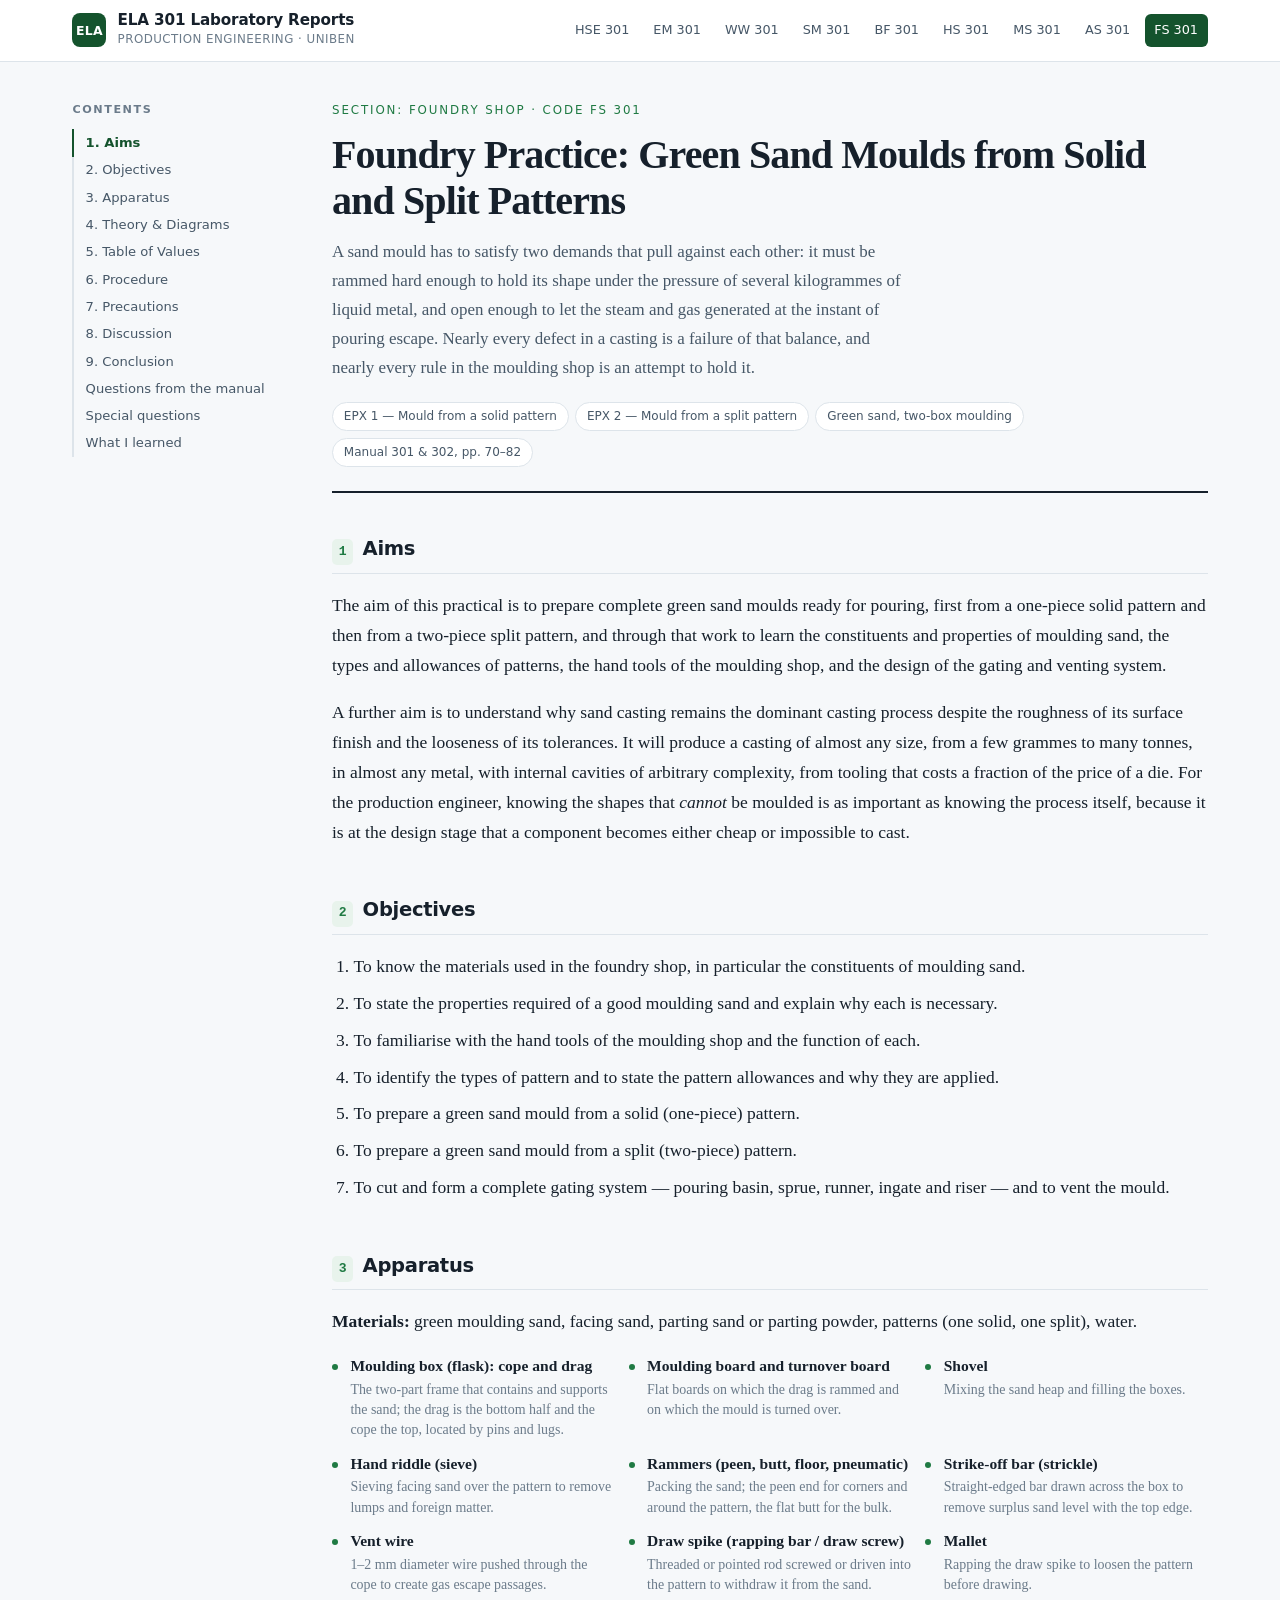
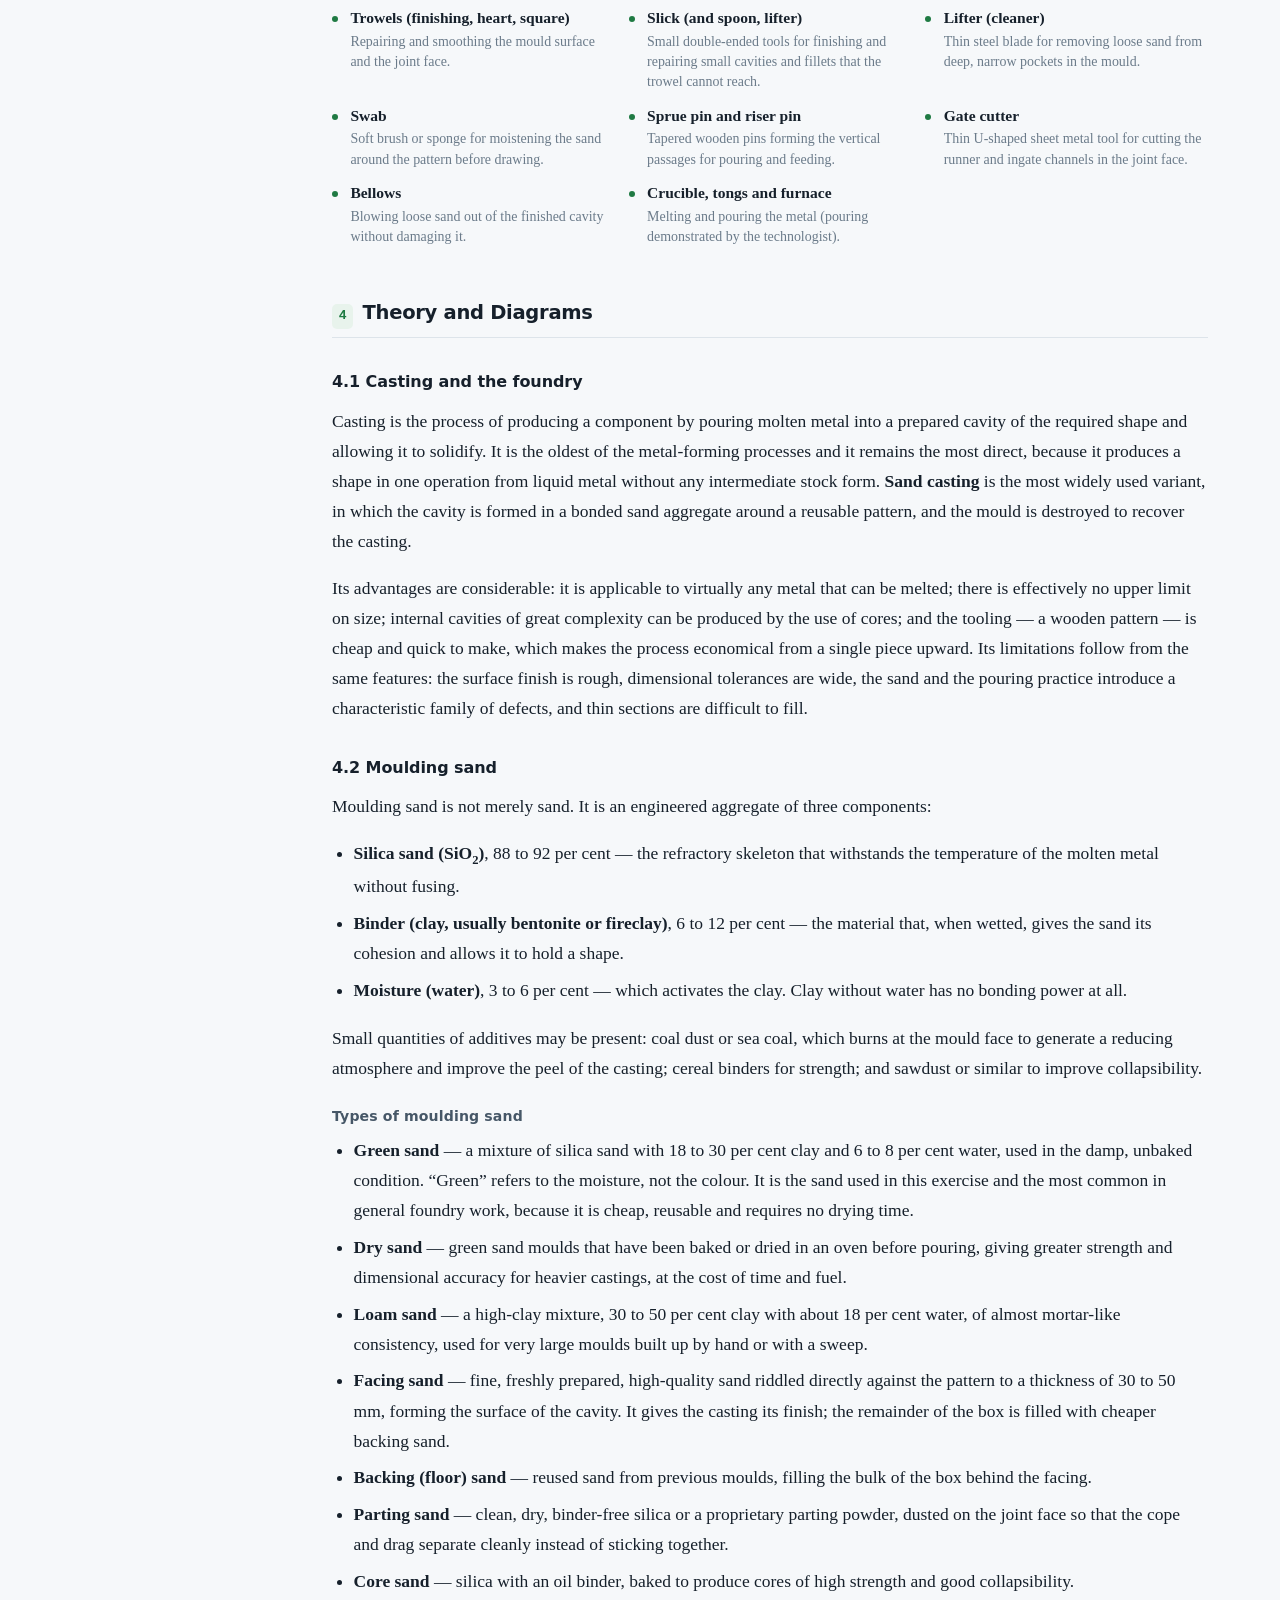
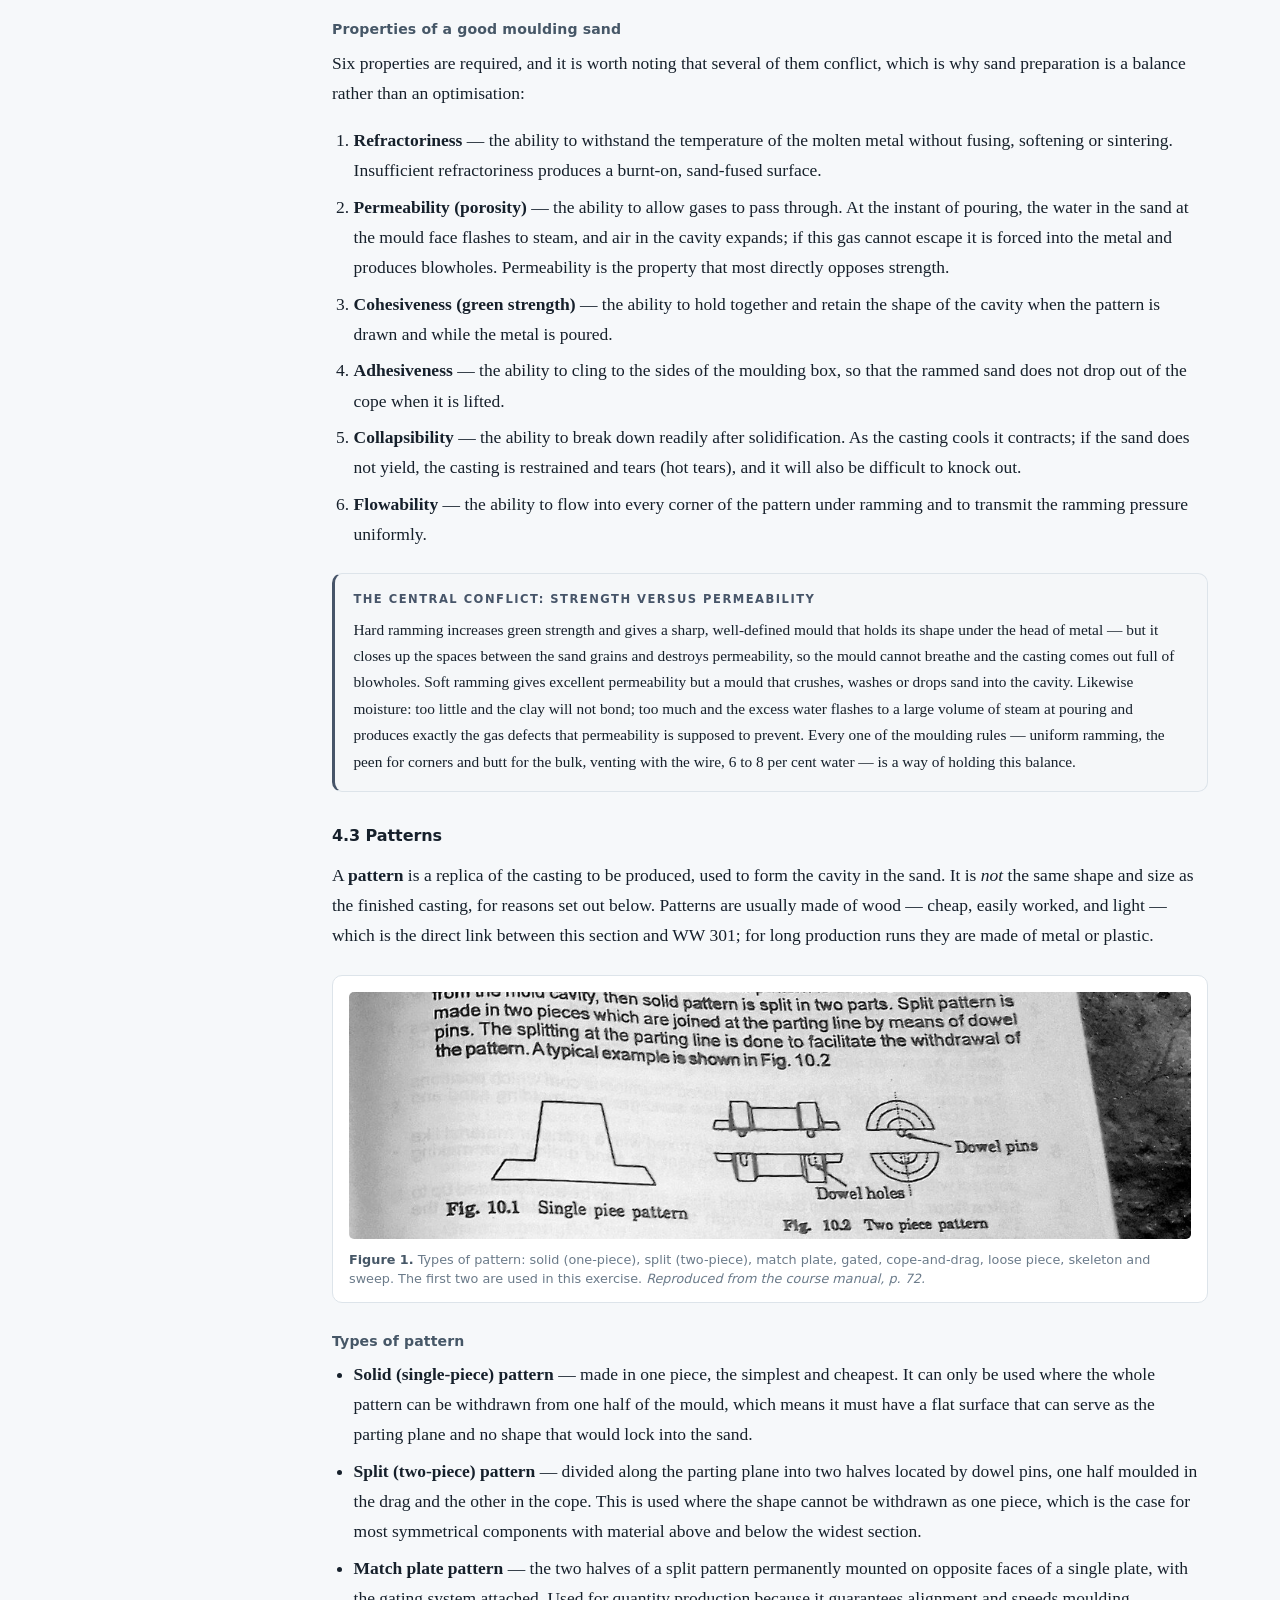
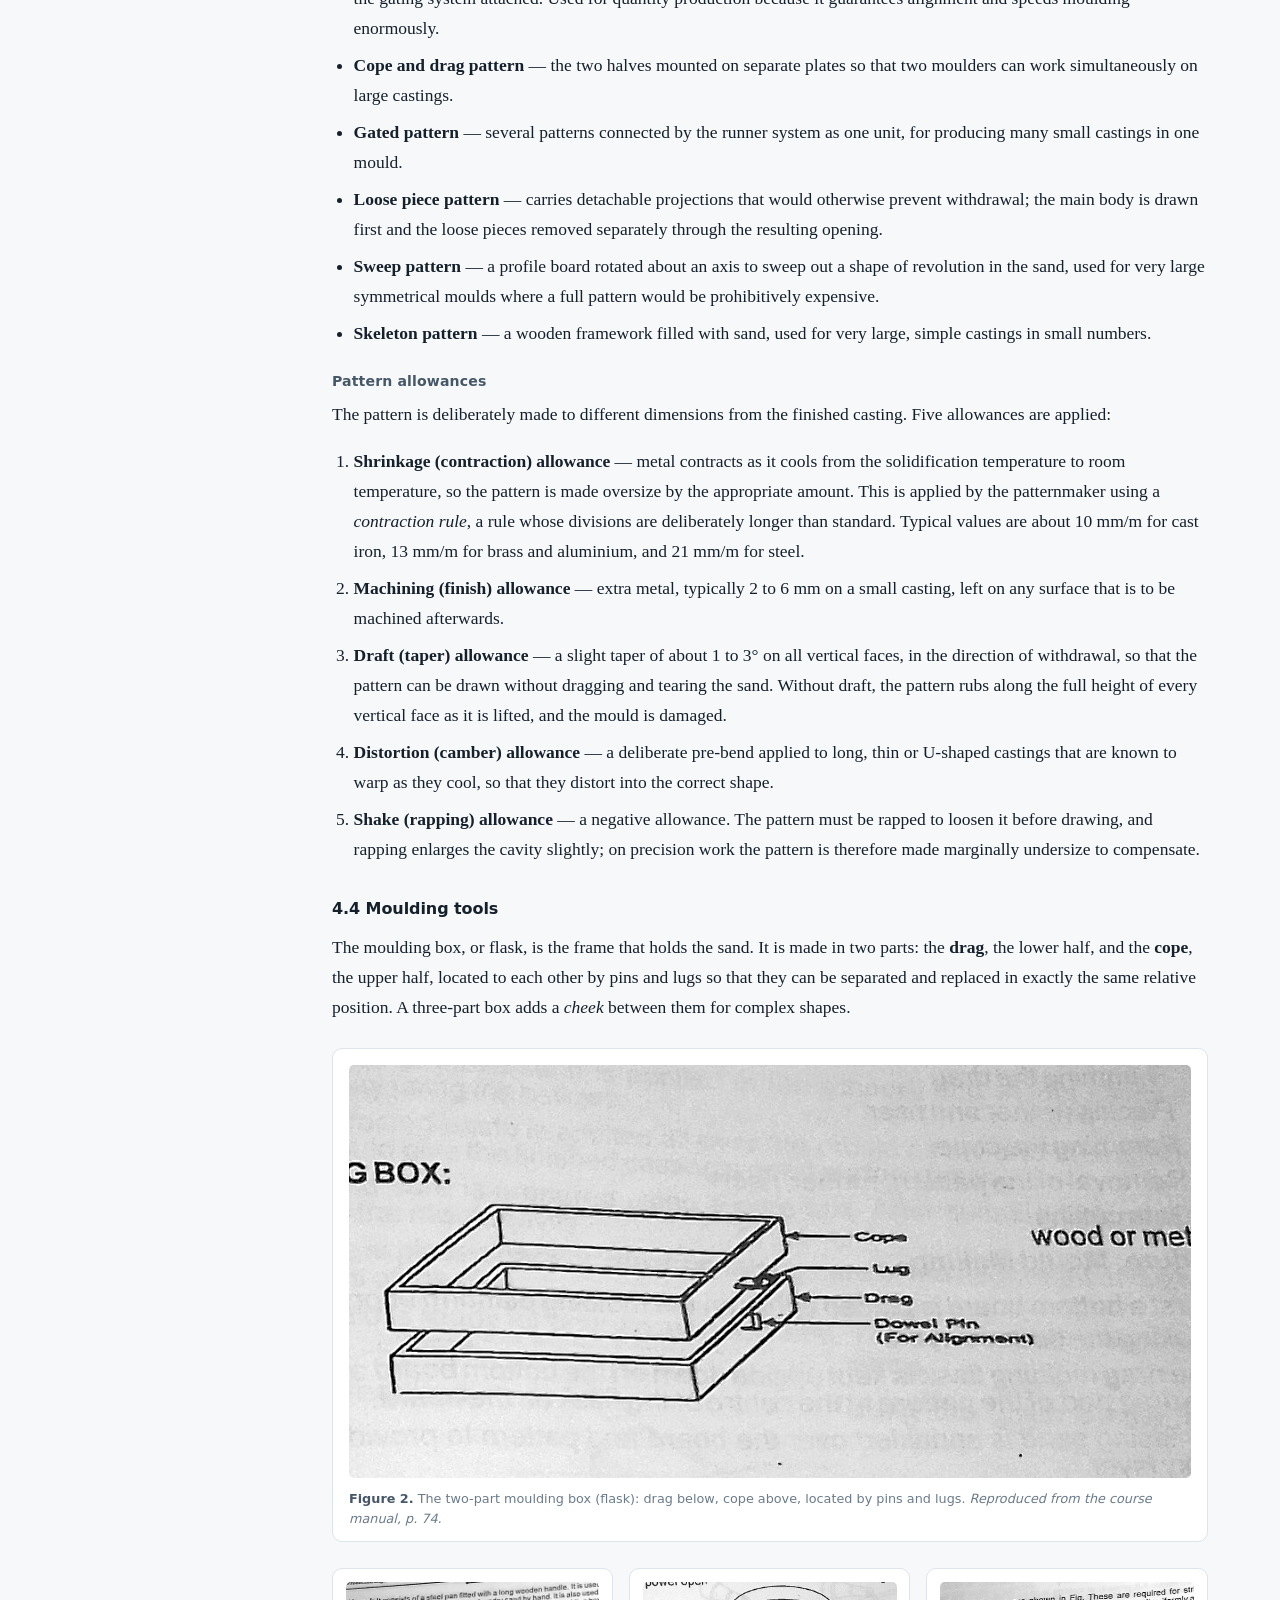
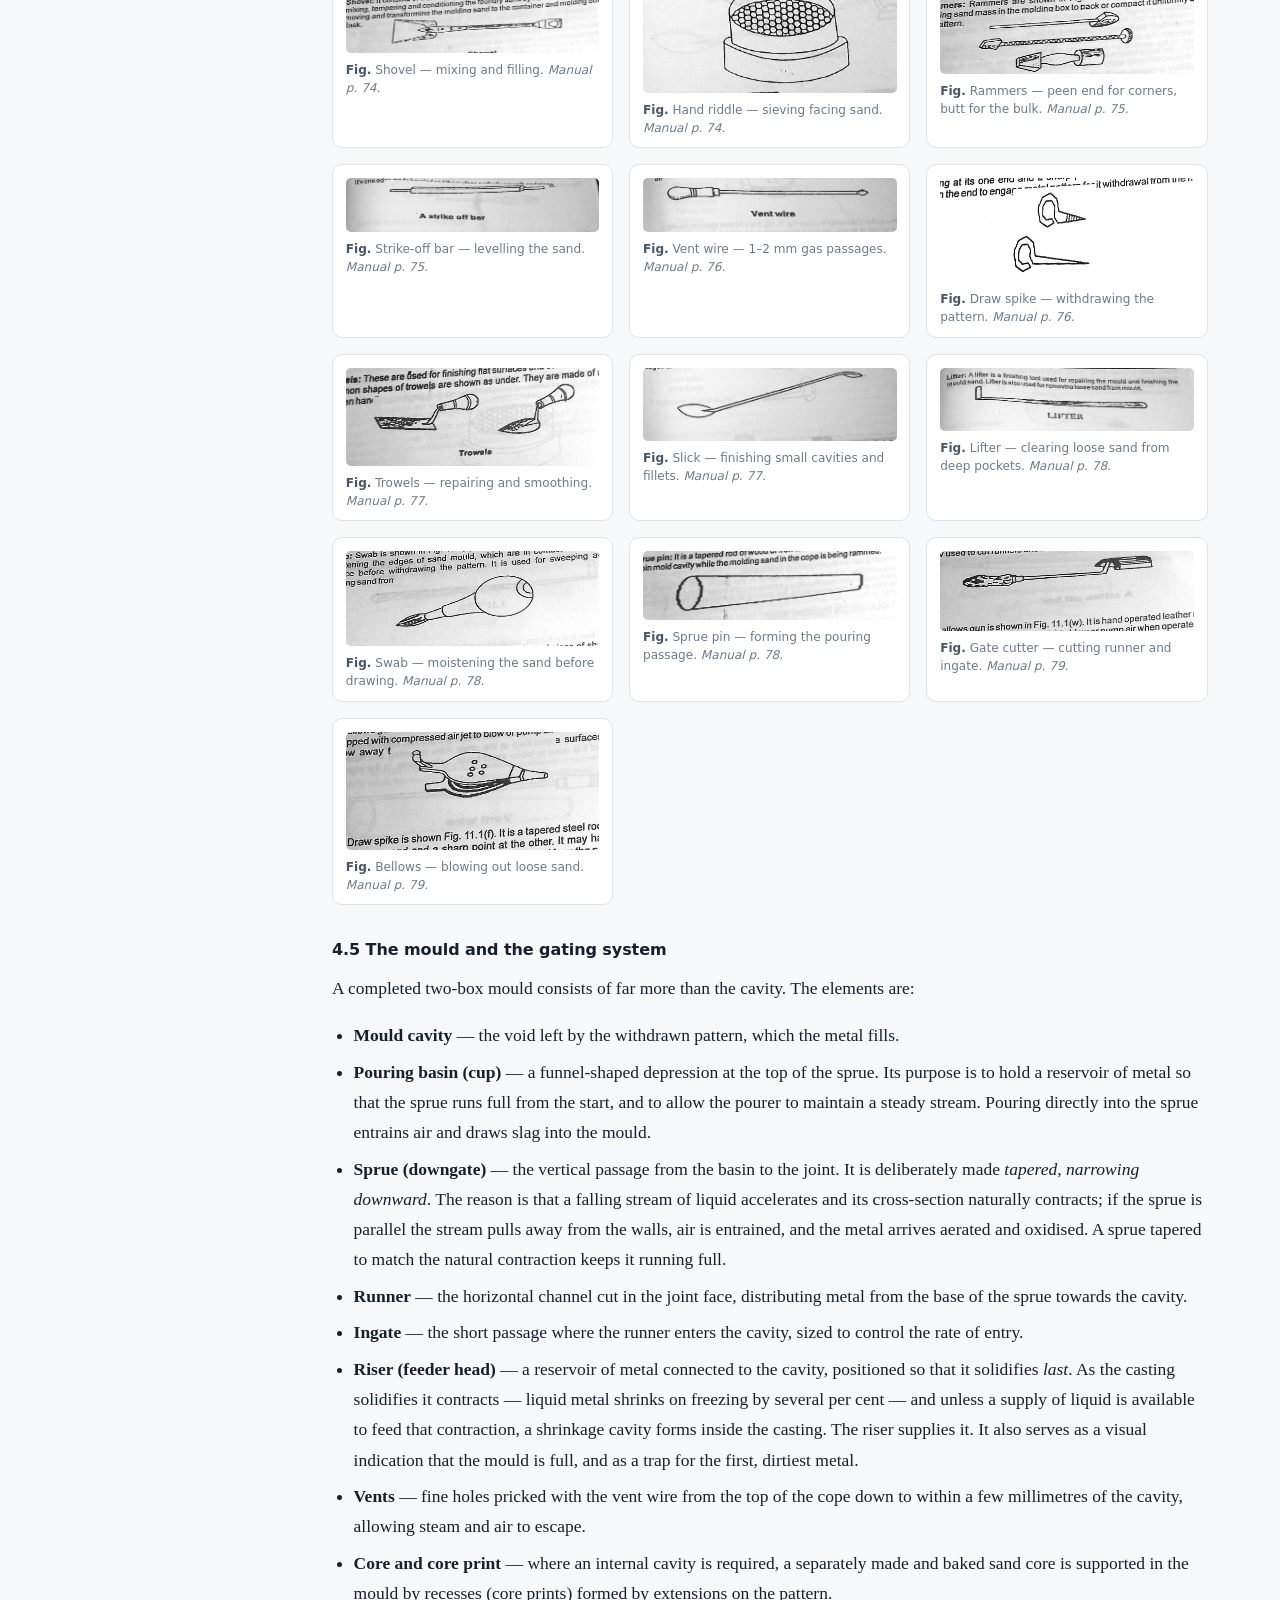
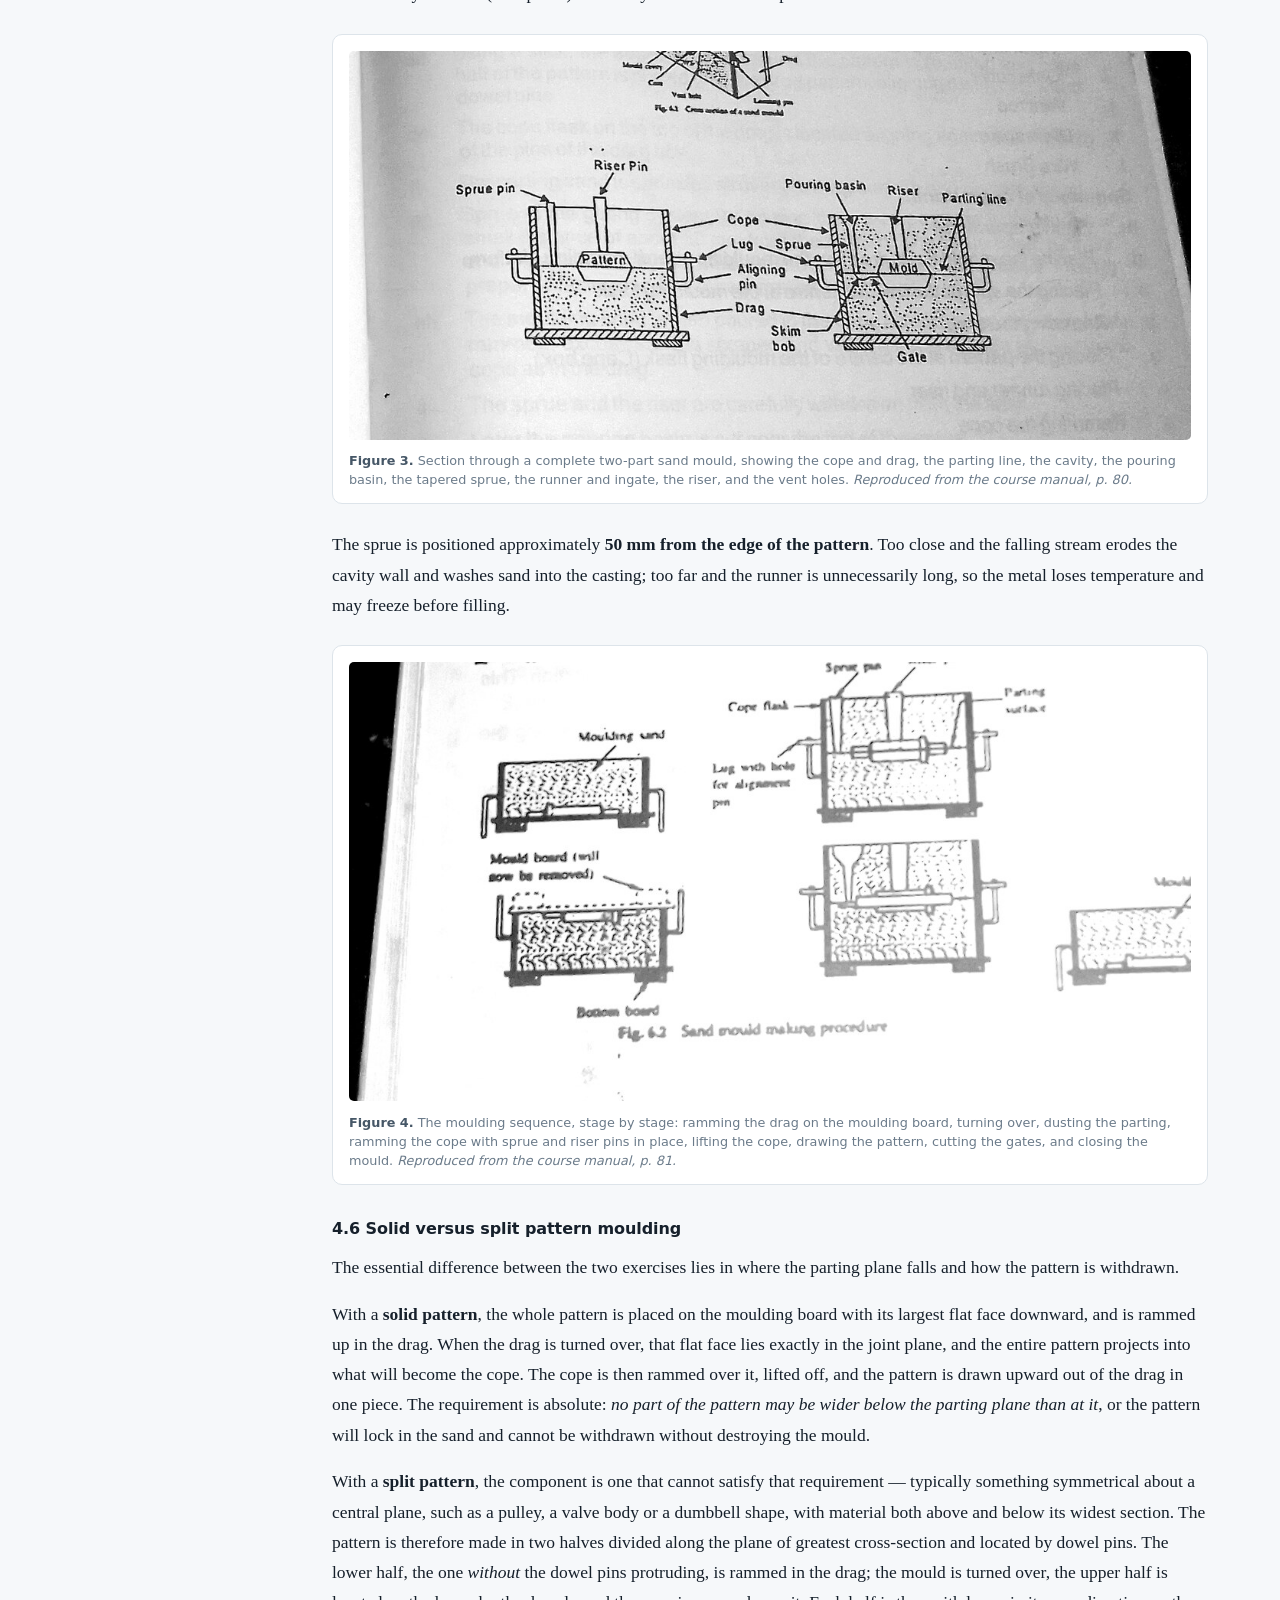
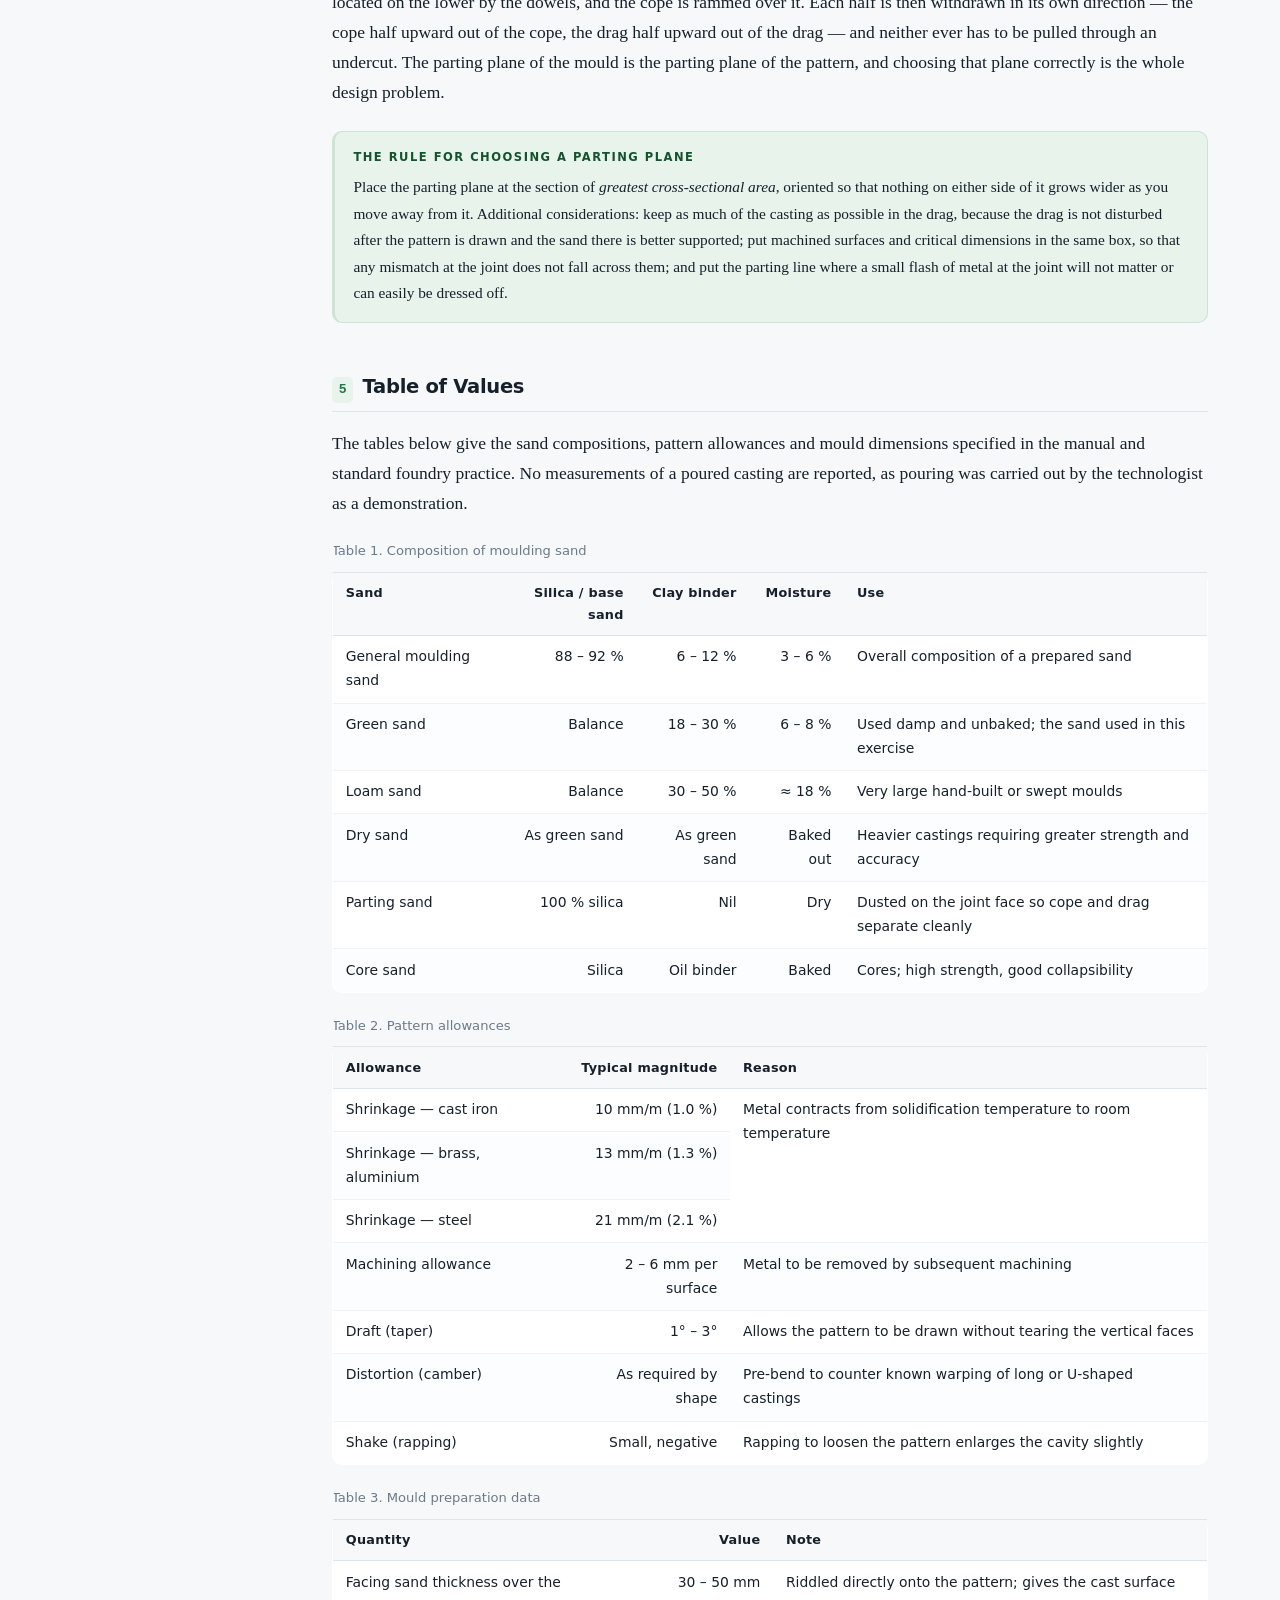
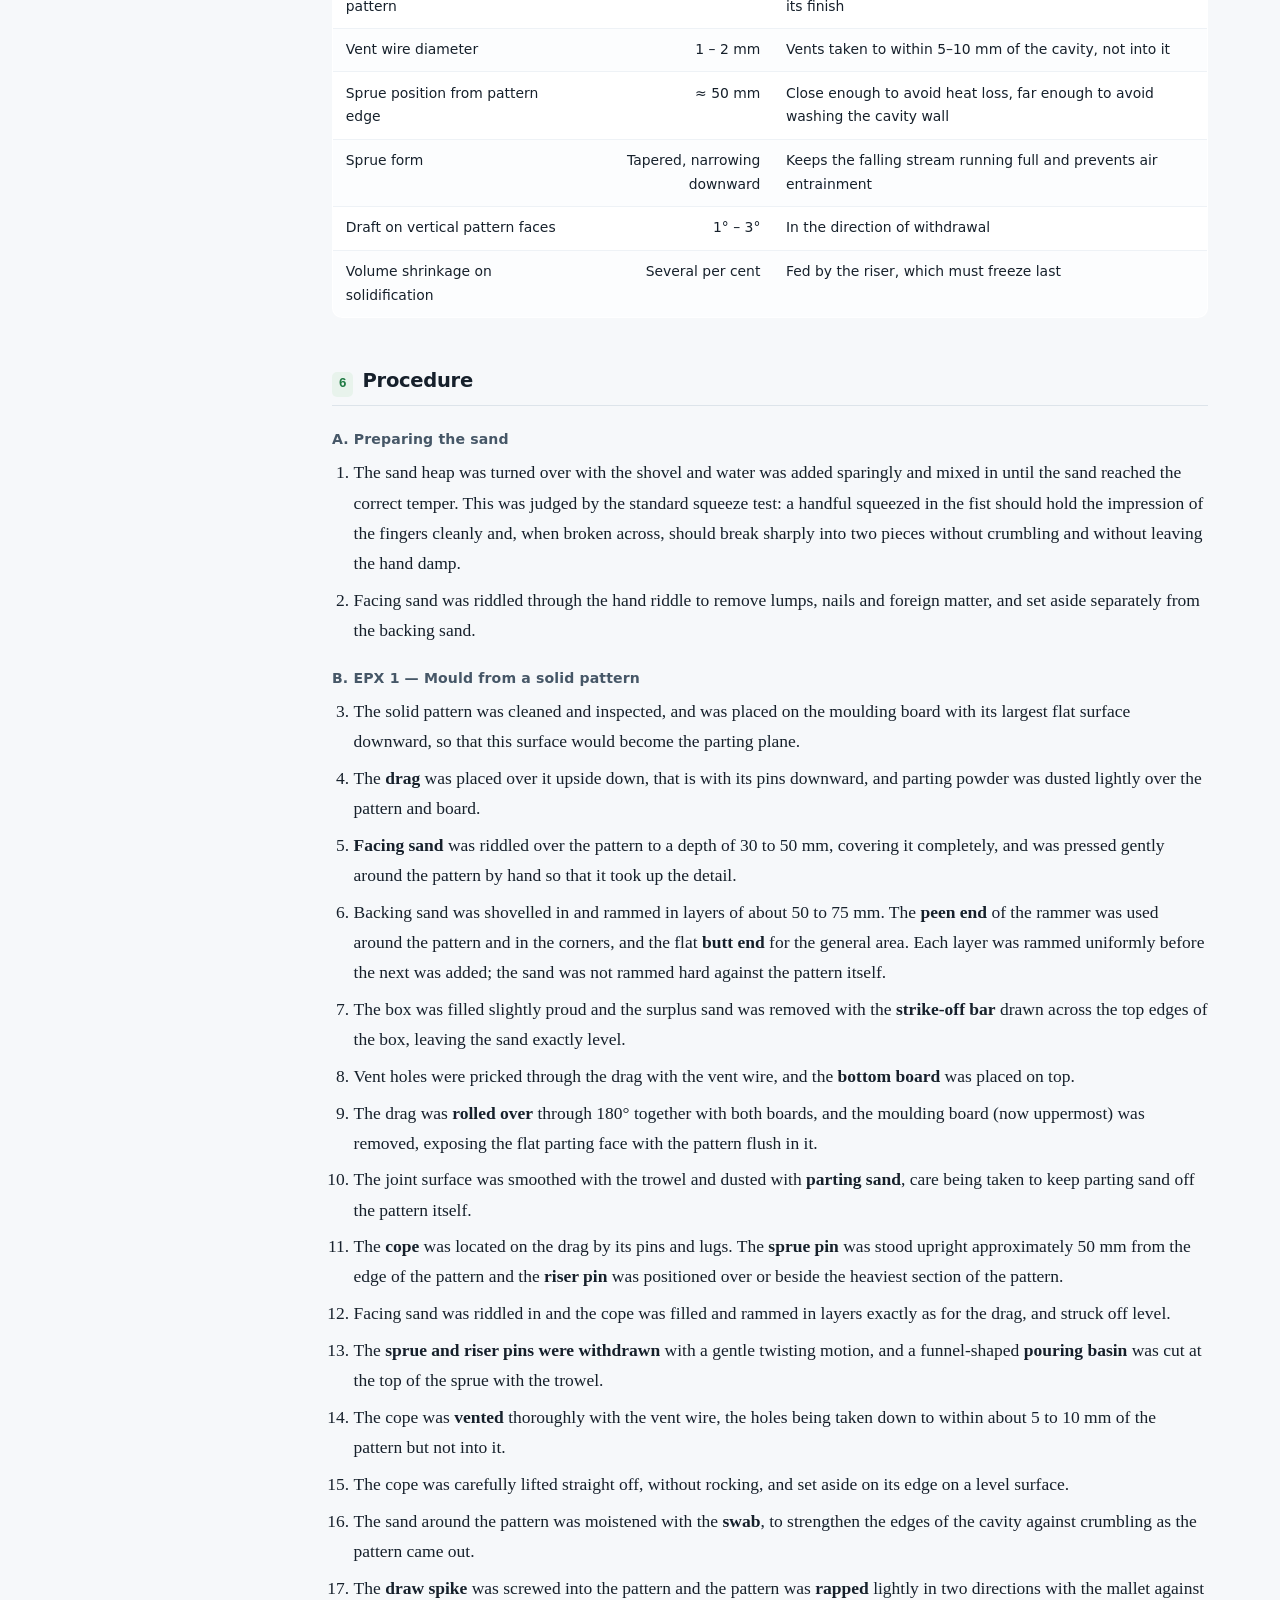
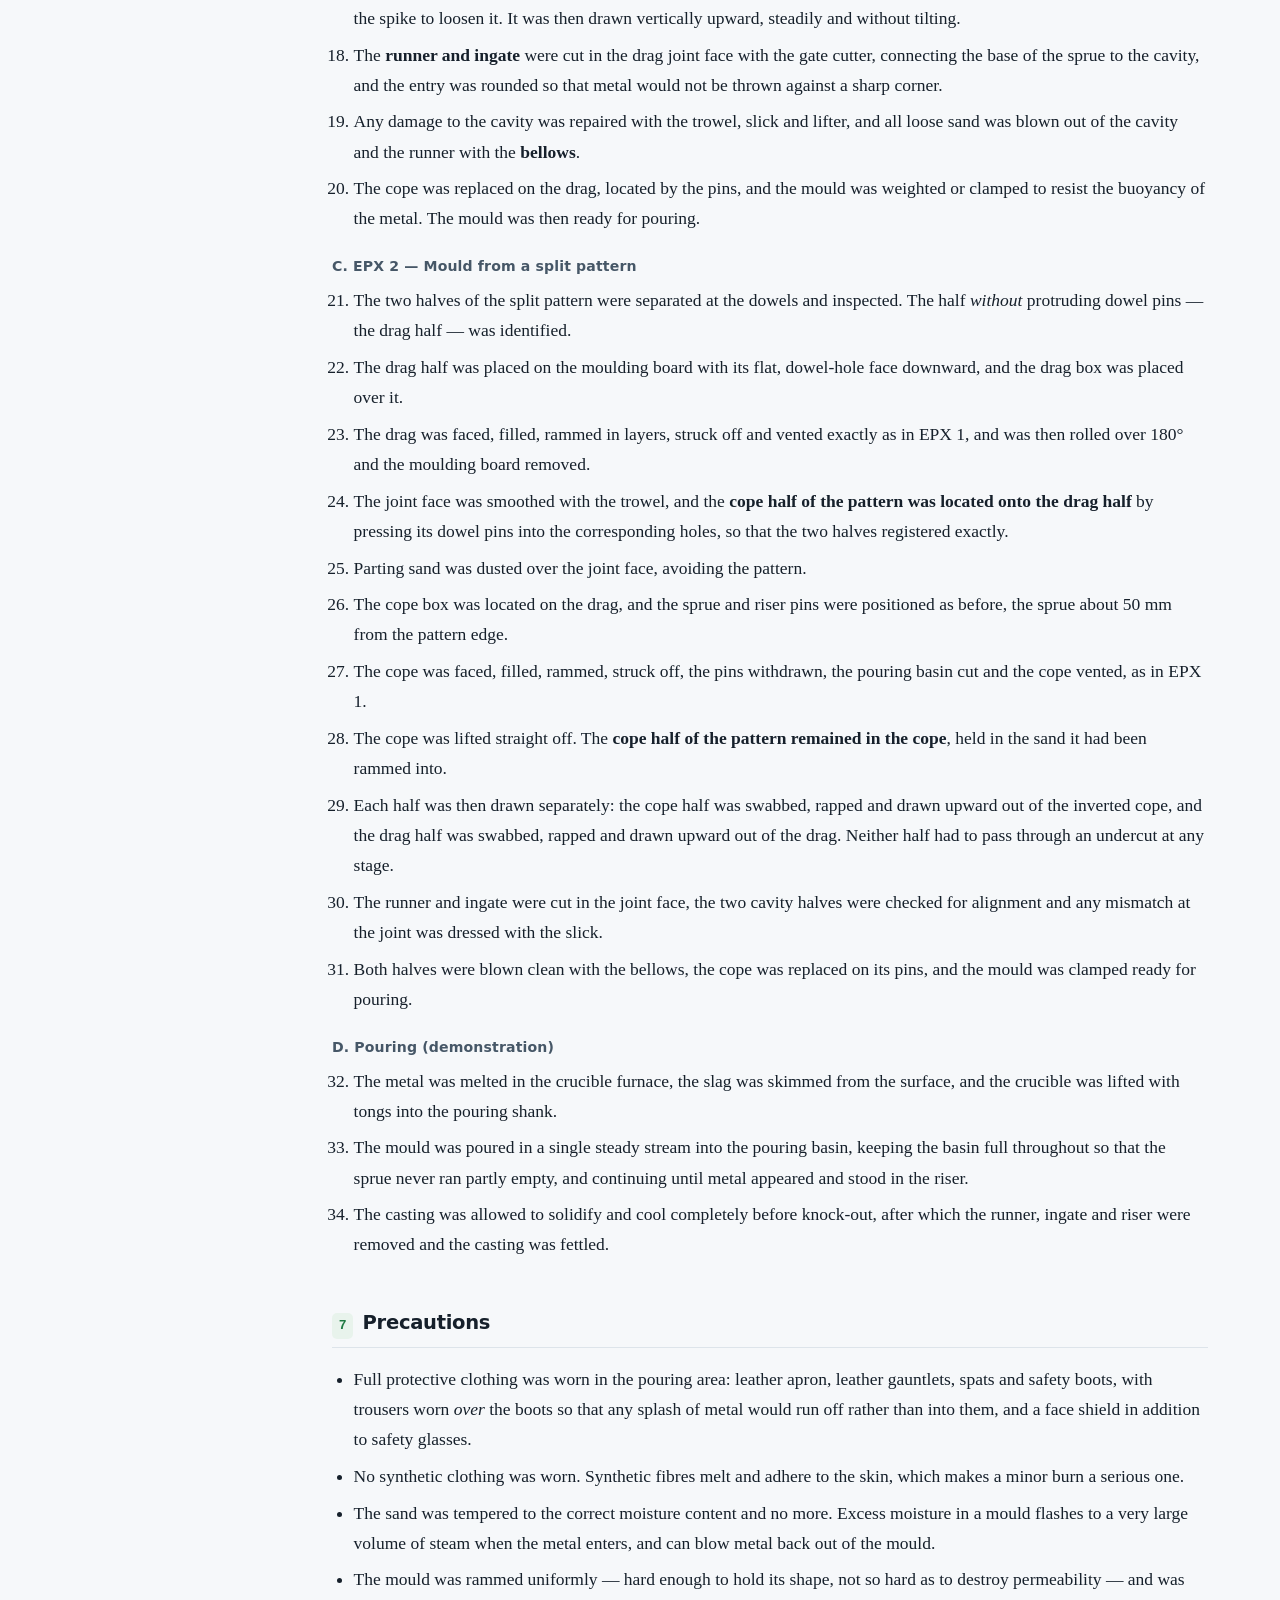
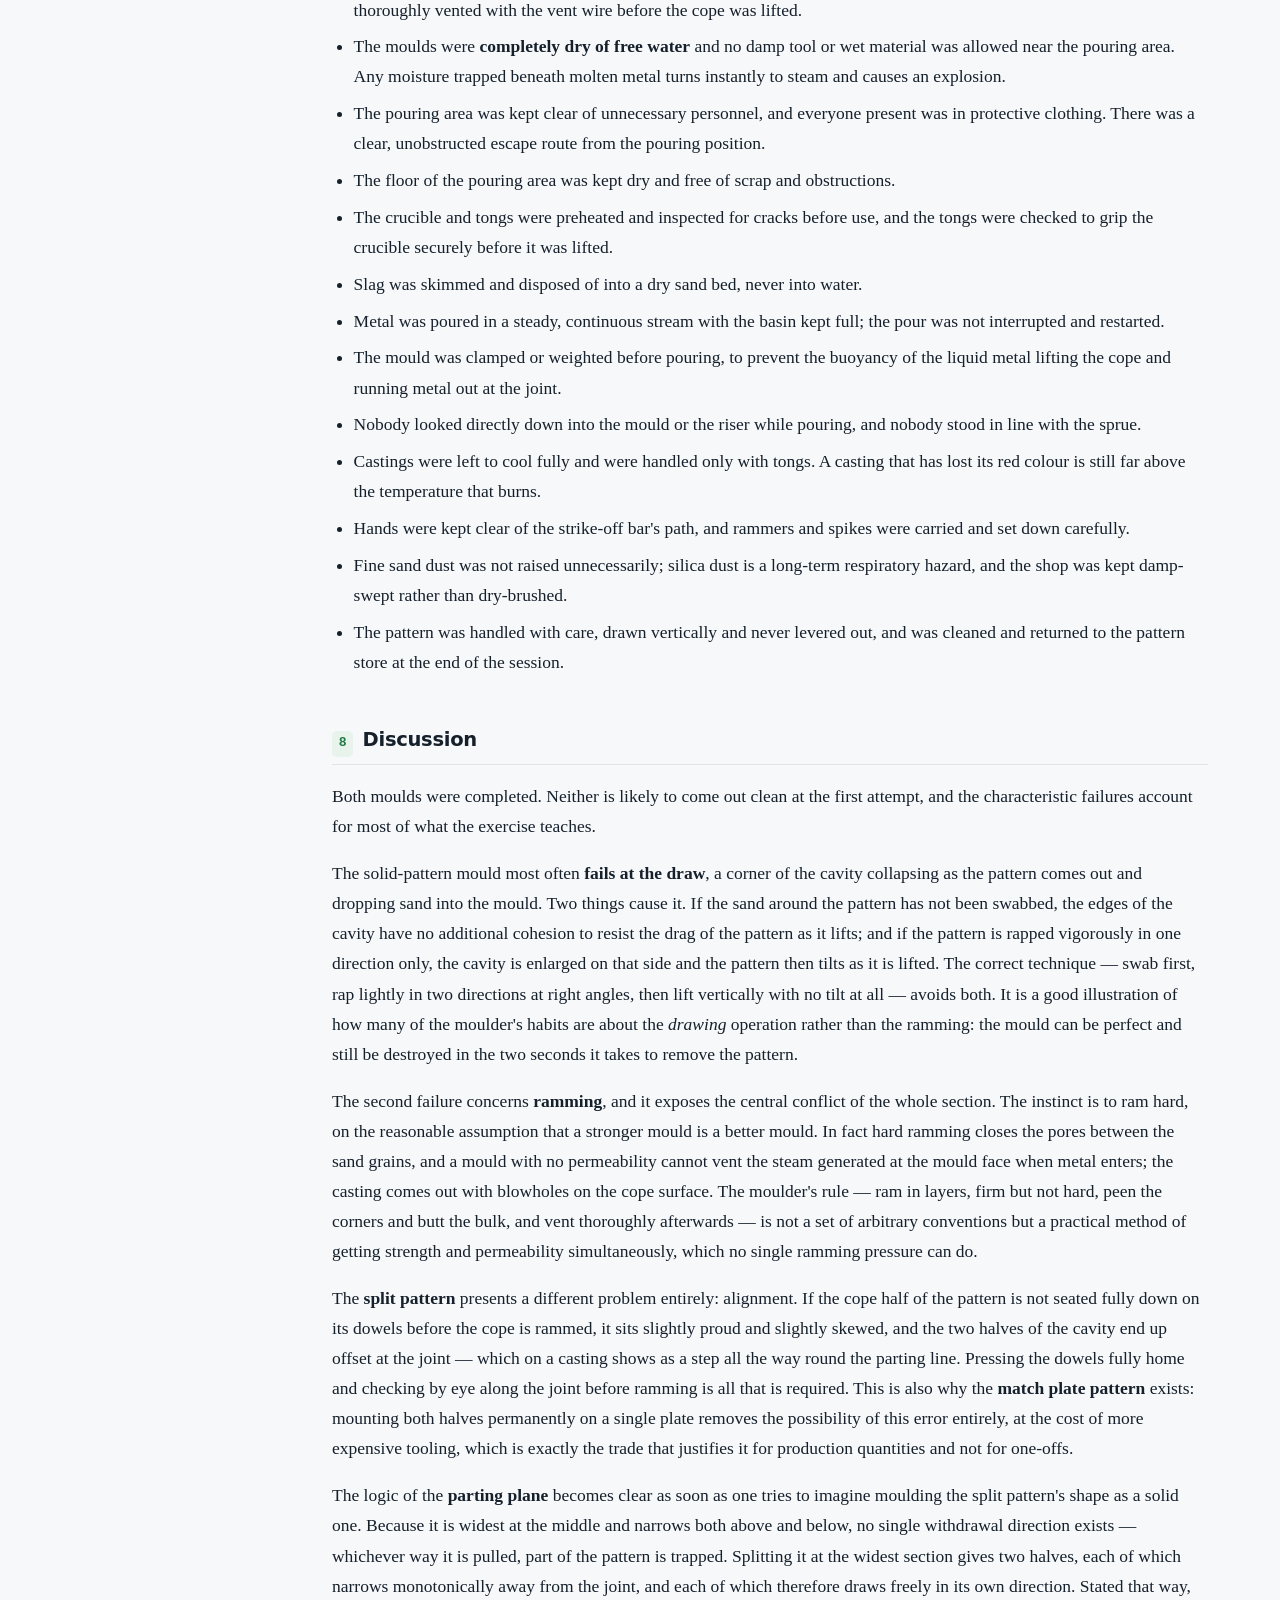
<file: site/reports/fs-301.html>
<!DOCTYPE html>
<html lang="en">
<head>
<meta charset="utf-8">
<meta name="viewport" content="width=device-width, initial-scale=1">
<title>FS 301 — Foundry Practice | ELA 301</title>
<meta name="description" content="Laboratory report on foundry practice: moulding sand, patterns and moulding tools, and the preparation of green sand moulds from a solid pattern and a split pattern.">
<link rel="stylesheet" href="../assets/styles.css">
</head>
<body>

<header class="masthead">
  <div class="masthead-inner">
    <a class="brand" href="../index.html">
      <span class="brand-mark">ELA</span>
      <span class="brand-text">
        <strong>ELA 301 Laboratory Reports</strong>
        <span>Production Engineering &middot; UNIBEN</span>
      </span>
    </a>
    <nav>
      <a href="hse-301.html">HSE 301</a>
      <a href="em-301.html">EM 301</a>
      <a href="ww-301.html">WW 301</a>
      <a href="sm-301.html">SM 301</a>
      <a href="bf-301.html">BF 301</a>
      <a href="hs-301.html">HS 301</a>
      <a href="ms-301.html">MS 301</a>
      <a href="as-301.html">AS 301</a>
      <a class="current" href="fs-301.html">FS 301</a>
    </nav>
  </div>
</header>

<div class="report-layout">

  <aside class="toc">
    <h4>Contents</h4>
    <ol>
      <li><a href="#aims">1. Aims</a></li>
      <li><a href="#objectives">2. Objectives</a></li>
      <li><a href="#apparatus">3. Apparatus</a></li>
      <li><a href="#theory">4. Theory &amp; Diagrams</a></li>
      <li><a href="#values">5. Table of Values</a></li>
      <li><a href="#procedure">6. Procedure</a></li>
      <li><a href="#precautions">7. Precautions</a></li>
      <li><a href="#discussion">8. Discussion</a></li>
      <li><a href="#conclusion">9. Conclusion</a></li>
      <li><a href="#questions">Questions from the manual</a></li>
      <li><a href="#special">Special questions</a></li>
      <li><a href="#learned">What I learned</a></li>
    </ol>
  </aside>

  <article class="report">

    <header class="report-header">
      <p class="kicker">Section: Foundry Shop &middot; Code FS 301</p>
      <h1>Foundry Practice: Green Sand Moulds from Solid and Split Patterns</h1>
      <p class="standfirst">A sand mould has to satisfy two demands that pull against each other: it must be rammed hard enough to hold its shape under the pressure of several kilogrammes of liquid metal, and open enough to let the steam and gas generated at the instant of pouring escape. Nearly every defect in a casting is a failure of that balance, and nearly every rule in the moulding shop is an attempt to hold it.</p>
      <div class="tagrow">
        <span>EPX 1 &mdash; Mould from a solid pattern</span>
        <span>EPX 2 &mdash; Mould from a split pattern</span>
        <span>Green sand, two-box moulding</span>
        <span>Manual 301 &amp; 302, pp. 70&ndash;82</span>
      </div>
    </header>

    <section class="block" id="aims">
      <h2><span class="num">1</span> Aims</h2>
      <p>The aim of this practical is to prepare complete green sand moulds ready for pouring, first from a one-piece solid pattern and then from a two-piece split pattern, and through that work to learn the constituents and properties of moulding sand, the types and allowances of patterns, the hand tools of the moulding shop, and the design of the gating and venting system.</p>
      <p>A further aim is to understand why sand casting remains the dominant casting process despite the roughness of its surface finish and the looseness of its tolerances. It will produce a casting of almost any size, from a few grammes to many tonnes, in almost any metal, with internal cavities of arbitrary complexity, from tooling that costs a fraction of the price of a die. For the production engineer, knowing the shapes that <em>cannot</em> be moulded is as important as knowing the process itself, because it is at the design stage that a component becomes either cheap or impossible to cast.</p>
    </section>

    <section class="block" id="objectives">
      <h2><span class="num">2</span> Objectives</h2>
      <ol>
        <li>To know the materials used in the foundry shop, in particular the constituents of moulding sand.</li>
        <li>To state the properties required of a good moulding sand and explain why each is necessary.</li>
        <li>To familiarise with the hand tools of the moulding shop and the function of each.</li>
        <li>To identify the types of pattern and to state the pattern allowances and why they are applied.</li>
        <li>To prepare a green sand mould from a solid (one-piece) pattern.</li>
        <li>To prepare a green sand mould from a split (two-piece) pattern.</li>
        <li>To cut and form a complete gating system &mdash; pouring basin, sprue, runner, ingate and riser &mdash; and to vent the mould.</li>
      </ol>
    </section>

    <section class="block" id="apparatus">
      <h2><span class="num">3</span> Apparatus</h2>
      <p><strong>Materials:</strong> green moulding sand, facing sand, parting sand or parting powder, patterns (one solid, one split), water.</p>
      <ul class="apparatus">
        <li><b>Moulding box (flask): cope and drag</b><span>The two-part frame that contains and supports the sand; the drag is the bottom half and the cope the top, located by pins and lugs.</span></li>
        <li><b>Moulding board and turnover board</b><span>Flat boards on which the drag is rammed and on which the mould is turned over.</span></li>
        <li><b>Shovel</b><span>Mixing the sand heap and filling the boxes.</span></li>
        <li><b>Hand riddle (sieve)</b><span>Sieving facing sand over the pattern to remove lumps and foreign matter.</span></li>
        <li><b>Rammers (peen, butt, floor, pneumatic)</b><span>Packing the sand; the peen end for corners and around the pattern, the flat butt for the bulk.</span></li>
        <li><b>Strike-off bar (strickle)</b><span>Straight-edged bar drawn across the box to remove surplus sand level with the top edge.</span></li>
        <li><b>Vent wire</b><span>1&ndash;2 mm diameter wire pushed through the cope to create gas escape passages.</span></li>
        <li><b>Draw spike (rapping bar / draw screw)</b><span>Threaded or pointed rod screwed or driven into the pattern to withdraw it from the sand.</span></li>
        <li><b>Mallet</b><span>Rapping the draw spike to loosen the pattern before drawing.</span></li>
        <li><b>Trowels (finishing, heart, square)</b><span>Repairing and smoothing the mould surface and the joint face.</span></li>
        <li><b>Slick (and spoon, lifter)</b><span>Small double-ended tools for finishing and repairing small cavities and fillets that the trowel cannot reach.</span></li>
        <li><b>Lifter (cleaner)</b><span>Thin steel blade for removing loose sand from deep, narrow pockets in the mould.</span></li>
        <li><b>Swab</b><span>Soft brush or sponge for moistening the sand around the pattern before drawing.</span></li>
        <li><b>Sprue pin and riser pin</b><span>Tapered wooden pins forming the vertical passages for pouring and feeding.</span></li>
        <li><b>Gate cutter</b><span>Thin U-shaped sheet metal tool for cutting the runner and ingate channels in the joint face.</span></li>
        <li><b>Bellows</b><span>Blowing loose sand out of the finished cavity without damaging it.</span></li>
        <li><b>Crucible, tongs and furnace</b><span>Melting and pouring the metal (pouring demonstrated by the technologist).</span></li>
      </ul>
    </section>

    <section class="block" id="theory">
      <h2><span class="num">4</span> Theory and Diagrams</h2>

      <h3>4.1 Casting and the foundry</h3>
      <p>Casting is the process of producing a component by pouring molten metal into a prepared cavity of the required shape and allowing it to solidify. It is the oldest of the metal-forming processes and it remains the most direct, because it produces a shape in one operation from liquid metal without any intermediate stock form. <strong>Sand casting</strong> is the most widely used variant, in which the cavity is formed in a bonded sand aggregate around a reusable pattern, and the mould is destroyed to recover the casting.</p>
      <p>Its advantages are considerable: it is applicable to virtually any metal that can be melted; there is effectively no upper limit on size; internal cavities of great complexity can be produced by the use of cores; and the tooling &mdash; a wooden pattern &mdash; is cheap and quick to make, which makes the process economical from a single piece upward. Its limitations follow from the same features: the surface finish is rough, dimensional tolerances are wide, the sand and the pouring practice introduce a characteristic family of defects, and thin sections are difficult to fill.</p>

      <h3>4.2 Moulding sand</h3>
      <p>Moulding sand is not merely sand. It is an engineered aggregate of three components:</p>
      <ul>
        <li><strong>Silica sand (SiO<sub>2</sub>)</strong>, 88 to 92 per cent &mdash; the refractory skeleton that withstands the temperature of the molten metal without fusing.</li>
        <li><strong>Binder (clay, usually bentonite or fireclay)</strong>, 6 to 12 per cent &mdash; the material that, when wetted, gives the sand its cohesion and allows it to hold a shape.</li>
        <li><strong>Moisture (water)</strong>, 3 to 6 per cent &mdash; which activates the clay. Clay without water has no bonding power at all.</li>
      </ul>
      <p>Small quantities of additives may be present: coal dust or sea coal, which burns at the mould face to generate a reducing atmosphere and improve the peel of the casting; cereal binders for strength; and sawdust or similar to improve collapsibility.</p>

      <h4>Types of moulding sand</h4>
      <ul>
        <li><strong>Green sand</strong> &mdash; a mixture of silica sand with 18 to 30 per cent clay and 6 to 8 per cent water, used in the damp, unbaked condition. &ldquo;Green&rdquo; refers to the moisture, not the colour. It is the sand used in this exercise and the most common in general foundry work, because it is cheap, reusable and requires no drying time.</li>
        <li><strong>Dry sand</strong> &mdash; green sand moulds that have been baked or dried in an oven before pouring, giving greater strength and dimensional accuracy for heavier castings, at the cost of time and fuel.</li>
        <li><strong>Loam sand</strong> &mdash; a high-clay mixture, 30 to 50 per cent clay with about 18 per cent water, of almost mortar-like consistency, used for very large moulds built up by hand or with a sweep.</li>
        <li><strong>Facing sand</strong> &mdash; fine, freshly prepared, high-quality sand riddled directly against the pattern to a thickness of 30 to 50 mm, forming the surface of the cavity. It gives the casting its finish; the remainder of the box is filled with cheaper backing sand.</li>
        <li><strong>Backing (floor) sand</strong> &mdash; reused sand from previous moulds, filling the bulk of the box behind the facing.</li>
        <li><strong>Parting sand</strong> &mdash; clean, dry, binder-free silica or a proprietary parting powder, dusted on the joint face so that the cope and drag separate cleanly instead of sticking together.</li>
        <li><strong>Core sand</strong> &mdash; silica with an oil binder, baked to produce cores of high strength and good collapsibility.</li>
      </ul>

      <h4>Properties of a good moulding sand</h4>
      <p>Six properties are required, and it is worth noting that several of them conflict, which is why sand preparation is a balance rather than an optimisation:</p>
      <ol>
        <li><strong>Refractoriness</strong> &mdash; the ability to withstand the temperature of the molten metal without fusing, softening or sintering. Insufficient refractoriness produces a burnt-on, sand-fused surface.</li>
        <li><strong>Permeability (porosity)</strong> &mdash; the ability to allow gases to pass through. At the instant of pouring, the water in the sand at the mould face flashes to steam, and air in the cavity expands; if this gas cannot escape it is forced into the metal and produces blowholes. Permeability is the property that most directly opposes strength.</li>
        <li><strong>Cohesiveness (green strength)</strong> &mdash; the ability to hold together and retain the shape of the cavity when the pattern is drawn and while the metal is poured.</li>
        <li><strong>Adhesiveness</strong> &mdash; the ability to cling to the sides of the moulding box, so that the rammed sand does not drop out of the cope when it is lifted.</li>
        <li><strong>Collapsibility</strong> &mdash; the ability to break down readily after solidification. As the casting cools it contracts; if the sand does not yield, the casting is restrained and tears (hot tears), and it will also be difficult to knock out.</li>
        <li><strong>Flowability</strong> &mdash; the ability to flow into every corner of the pattern under ramming and to transmit the ramming pressure uniformly.</li>
      </ol>

      <div class="insight">
        <span class="lbl">The central conflict: strength versus permeability</span>
        <p>Hard ramming increases green strength and gives a sharp, well-defined mould that holds its shape under the head of metal &mdash; but it closes up the spaces between the sand grains and destroys permeability, so the mould cannot breathe and the casting comes out full of blowholes. Soft ramming gives excellent permeability but a mould that crushes, washes or drops sand into the cavity. Likewise moisture: too little and the clay will not bond; too much and the excess water flashes to a large volume of steam at pouring and produces exactly the gas defects that permeability is supposed to prevent. Every one of the moulding rules &mdash; uniform ramming, the peen for corners and butt for the bulk, venting with the wire, 6 to 8 per cent water &mdash; is a way of holding this balance.</p>
      </div>

      <h3>4.3 Patterns</h3>
      <p>A <strong>pattern</strong> is a replica of the casting to be produced, used to form the cavity in the sand. It is <em>not</em> the same shape and size as the finished casting, for reasons set out below. Patterns are usually made of wood &mdash; cheap, easily worked, and light &mdash; which is the direct link between this section and WW 301; for long production runs they are made of metal or plastic.</p>

      <figure>
        <img src="../assets/diagrams/fs-pattern-types.jpg" alt="Types of pattern including solid or single piece pattern, split pattern, match plate pattern, gated pattern, cope and drag pattern, loose piece pattern and sweep pattern">
        <figcaption><b>Figure 1.</b> Types of pattern: solid (one-piece), split (two-piece), match plate, gated, cope-and-drag, loose piece, skeleton and sweep. The first two are used in this exercise. <em>Reproduced from the course manual, p. 72.</em></figcaption>
      </figure>

      <h4>Types of pattern</h4>
      <ul>
        <li><strong>Solid (single-piece) pattern</strong> &mdash; made in one piece, the simplest and cheapest. It can only be used where the whole pattern can be withdrawn from one half of the mould, which means it must have a flat surface that can serve as the parting plane and no shape that would lock into the sand.</li>
        <li><strong>Split (two-piece) pattern</strong> &mdash; divided along the parting plane into two halves located by dowel pins, one half moulded in the drag and the other in the cope. This is used where the shape cannot be withdrawn as one piece, which is the case for most symmetrical components with material above and below the widest section.</li>
        <li><strong>Match plate pattern</strong> &mdash; the two halves of a split pattern permanently mounted on opposite faces of a single plate, with the gating system attached. Used for quantity production because it guarantees alignment and speeds moulding enormously.</li>
        <li><strong>Cope and drag pattern</strong> &mdash; the two halves mounted on separate plates so that two moulders can work simultaneously on large castings.</li>
        <li><strong>Gated pattern</strong> &mdash; several patterns connected by the runner system as one unit, for producing many small castings in one mould.</li>
        <li><strong>Loose piece pattern</strong> &mdash; carries detachable projections that would otherwise prevent withdrawal; the main body is drawn first and the loose pieces removed separately through the resulting opening.</li>
        <li><strong>Sweep pattern</strong> &mdash; a profile board rotated about an axis to sweep out a shape of revolution in the sand, used for very large symmetrical moulds where a full pattern would be prohibitively expensive.</li>
        <li><strong>Skeleton pattern</strong> &mdash; a wooden framework filled with sand, used for very large, simple castings in small numbers.</li>
      </ul>

      <h4>Pattern allowances</h4>
      <p>The pattern is deliberately made to different dimensions from the finished casting. Five allowances are applied:</p>
      <ol>
        <li><strong>Shrinkage (contraction) allowance</strong> &mdash; metal contracts as it cools from the solidification temperature to room temperature, so the pattern is made oversize by the appropriate amount. This is applied by the patternmaker using a <em>contraction rule</em>, a rule whose divisions are deliberately longer than standard. Typical values are about 10 mm/m for cast iron, 13 mm/m for brass and aluminium, and 21 mm/m for steel.</li>
        <li><strong>Machining (finish) allowance</strong> &mdash; extra metal, typically 2 to 6 mm on a small casting, left on any surface that is to be machined afterwards.</li>
        <li><strong>Draft (taper) allowance</strong> &mdash; a slight taper of about 1 to 3&deg; on all vertical faces, in the direction of withdrawal, so that the pattern can be drawn without dragging and tearing the sand. Without draft, the pattern rubs along the full height of every vertical face as it is lifted, and the mould is damaged.</li>
        <li><strong>Distortion (camber) allowance</strong> &mdash; a deliberate pre-bend applied to long, thin or U-shaped castings that are known to warp as they cool, so that they distort into the correct shape.</li>
        <li><strong>Shake (rapping) allowance</strong> &mdash; a negative allowance. The pattern must be rapped to loosen it before drawing, and rapping enlarges the cavity slightly; on precision work the pattern is therefore made marginally undersize to compensate.</li>
      </ol>

      <h3>4.4 Moulding tools</h3>
      <p>The moulding box, or flask, is the frame that holds the sand. It is made in two parts: the <strong>drag</strong>, the lower half, and the <strong>cope</strong>, the upper half, located to each other by pins and lugs so that they can be separated and replaced in exactly the same relative position. A three-part box adds a <em>cheek</em> between them for complex shapes.</p>

      <figure>
        <img src="../assets/diagrams/fs-moulding-box.jpg" alt="Two-part moulding box showing cope and drag halves with locating pins and lugs">
        <figcaption><b>Figure 2.</b> The two-part moulding box (flask): drag below, cope above, located by pins and lugs. <em>Reproduced from the course manual, p. 74.</em></figcaption>
      </figure>

      <div class="figgrid">
        <figure>
          <img src="../assets/diagrams/fs-shovel.jpg" alt="Foundry shovel">
          <figcaption><b>Fig.</b> Shovel &mdash; mixing and filling. <em>Manual p. 74.</em></figcaption>
        </figure>
        <figure>
          <img src="../assets/diagrams/fs-hand-riddle.jpg" alt="Hand riddle or sieve">
          <figcaption><b>Fig.</b> Hand riddle &mdash; sieving facing sand. <em>Manual p. 74.</em></figcaption>
        </figure>
        <figure>
          <img src="../assets/diagrams/fs-rammers.jpg" alt="Set of rammers showing peen rammer, butt rammer and floor rammer">
          <figcaption><b>Fig.</b> Rammers &mdash; peen end for corners, butt for the bulk. <em>Manual p. 75.</em></figcaption>
        </figure>
        <figure>
          <img src="../assets/diagrams/fs-strike-off-bar.jpg" alt="Strike off bar or strickle">
          <figcaption><b>Fig.</b> Strike-off bar &mdash; levelling the sand. <em>Manual p. 75.</em></figcaption>
        </figure>
        <figure>
          <img src="../assets/diagrams/fs-vent-wire.jpg" alt="Vent wire">
          <figcaption><b>Fig.</b> Vent wire &mdash; 1&ndash;2 mm gas passages. <em>Manual p. 76.</em></figcaption>
        </figure>
        <figure>
          <img src="../assets/diagrams/fs-draw-spike.jpg" alt="Draw spike with screwed end">
          <figcaption><b>Fig.</b> Draw spike &mdash; withdrawing the pattern. <em>Manual p. 76.</em></figcaption>
        </figure>
        <figure>
          <img src="../assets/diagrams/fs-trowels.jpg" alt="Set of moulder's trowels">
          <figcaption><b>Fig.</b> Trowels &mdash; repairing and smoothing. <em>Manual p. 77.</em></figcaption>
        </figure>
        <figure>
          <img src="../assets/diagrams/fs-slick.jpg" alt="Slick, a small double ended finishing tool">
          <figcaption><b>Fig.</b> Slick &mdash; finishing small cavities and fillets. <em>Manual p. 77.</em></figcaption>
        </figure>
        <figure>
          <img src="../assets/diagrams/fs-lifter.jpg" alt="Lifter or cleaner tool">
          <figcaption><b>Fig.</b> Lifter &mdash; clearing loose sand from deep pockets. <em>Manual p. 78.</em></figcaption>
        </figure>
        <figure>
          <img src="../assets/diagrams/fs-swab.jpg" alt="Swab for moistening sand around the pattern">
          <figcaption><b>Fig.</b> Swab &mdash; moistening the sand before drawing. <em>Manual p. 78.</em></figcaption>
        </figure>
        <figure>
          <img src="../assets/diagrams/fs-sprue-pin.jpg" alt="Tapered sprue pin">
          <figcaption><b>Fig.</b> Sprue pin &mdash; forming the pouring passage. <em>Manual p. 78.</em></figcaption>
        </figure>
        <figure>
          <img src="../assets/diagrams/fs-gate-cutter.jpg" alt="Gate cutter, a U-shaped sheet metal tool">
          <figcaption><b>Fig.</b> Gate cutter &mdash; cutting runner and ingate. <em>Manual p. 79.</em></figcaption>
        </figure>
        <figure>
          <img src="../assets/diagrams/fs-bellows.jpg" alt="Foundry bellows">
          <figcaption><b>Fig.</b> Bellows &mdash; blowing out loose sand. <em>Manual p. 79.</em></figcaption>
        </figure>
      </div>

      <h3>4.5 The mould and the gating system</h3>
      <p>A completed two-box mould consists of far more than the cavity. The elements are:</p>
      <ul>
        <li><strong>Mould cavity</strong> &mdash; the void left by the withdrawn pattern, which the metal fills.</li>
        <li><strong>Pouring basin (cup)</strong> &mdash; a funnel-shaped depression at the top of the sprue. Its purpose is to hold a reservoir of metal so that the sprue runs full from the start, and to allow the pourer to maintain a steady stream. Pouring directly into the sprue entrains air and draws slag into the mould.</li>
        <li><strong>Sprue (downgate)</strong> &mdash; the vertical passage from the basin to the joint. It is deliberately made <em>tapered, narrowing downward</em>. The reason is that a falling stream of liquid accelerates and its cross-section naturally contracts; if the sprue is parallel the stream pulls away from the walls, air is entrained, and the metal arrives aerated and oxidised. A sprue tapered to match the natural contraction keeps it running full.</li>
        <li><strong>Runner</strong> &mdash; the horizontal channel cut in the joint face, distributing metal from the base of the sprue towards the cavity.</li>
        <li><strong>Ingate</strong> &mdash; the short passage where the runner enters the cavity, sized to control the rate of entry.</li>
        <li><strong>Riser (feeder head)</strong> &mdash; a reservoir of metal connected to the cavity, positioned so that it solidifies <em>last</em>. As the casting solidifies it contracts &mdash; liquid metal shrinks on freezing by several per cent &mdash; and unless a supply of liquid is available to feed that contraction, a shrinkage cavity forms inside the casting. The riser supplies it. It also serves as a visual indication that the mould is full, and as a trap for the first, dirtiest metal.</li>
        <li><strong>Vents</strong> &mdash; fine holes pricked with the vent wire from the top of the cope down to within a few millimetres of the cavity, allowing steam and air to escape.</li>
        <li><strong>Core and core print</strong> &mdash; where an internal cavity is required, a separately made and baked sand core is supported in the mould by recesses (core prints) formed by extensions on the pattern.</li>
      </ul>

      <figure>
        <img src="../assets/diagrams/fs-sand-mould-section.jpg" alt="Sectional view of a complete sand mould showing cope and drag, parting line, mould cavity, pouring basin, sprue, runner, ingate, riser, vents and core">
        <figcaption><b>Figure 3.</b> Section through a complete two-part sand mould, showing the cope and drag, the parting line, the cavity, the pouring basin, the tapered sprue, the runner and ingate, the riser, and the vent holes. <em>Reproduced from the course manual, p. 80.</em></figcaption>
      </figure>

      <p>The sprue is positioned approximately <strong>50 mm from the edge of the pattern</strong>. Too close and the falling stream erodes the cavity wall and washes sand into the casting; too far and the runner is unnecessarily long, so the metal loses temperature and may freeze before filling.</p>

      <figure>
        <img src="../assets/diagrams/fs-mould-procedure.jpg" alt="Step by step illustration of the sand moulding procedure from ramming the drag through turning over, ramming the cope, drawing the pattern and closing the mould">
        <figcaption><b>Figure 4.</b> The moulding sequence, stage by stage: ramming the drag on the moulding board, turning over, dusting the parting, ramming the cope with sprue and riser pins in place, lifting the cope, drawing the pattern, cutting the gates, and closing the mould. <em>Reproduced from the course manual, p. 81.</em></figcaption>
      </figure>

      <h3>4.6 Solid versus split pattern moulding</h3>
      <p>The essential difference between the two exercises lies in where the parting plane falls and how the pattern is withdrawn.</p>
      <p>With a <strong>solid pattern</strong>, the whole pattern is placed on the moulding board with its largest flat face downward, and is rammed up in the drag. When the drag is turned over, that flat face lies exactly in the joint plane, and the entire pattern projects into what will become the cope. The cope is then rammed over it, lifted off, and the pattern is drawn upward out of the drag in one piece. The requirement is absolute: <em>no part of the pattern may be wider below the parting plane than at it</em>, or the pattern will lock in the sand and cannot be withdrawn without destroying the mould.</p>
      <p>With a <strong>split pattern</strong>, the component is one that cannot satisfy that requirement &mdash; typically something symmetrical about a central plane, such as a pulley, a valve body or a dumbbell shape, with material both above and below its widest section. The pattern is therefore made in two halves divided along the plane of greatest cross-section and located by dowel pins. The lower half, the one <em>without</em> the dowel pins protruding, is rammed in the drag; the mould is turned over, the upper half is located on the lower by the dowels, and the cope is rammed over it. Each half is then withdrawn in its own direction &mdash; the cope half upward out of the cope, the drag half upward out of the drag &mdash; and neither ever has to be pulled through an undercut. The parting plane of the mould is the parting plane of the pattern, and choosing that plane correctly is the whole design problem.</p>

      <div class="note">
        <span class="lbl">The rule for choosing a parting plane</span>
        <p>Place the parting plane at the section of <em>greatest cross-sectional area</em>, oriented so that nothing on either side of it grows wider as you move away from it. Additional considerations: keep as much of the casting as possible in the drag, because the drag is not disturbed after the pattern is drawn and the sand there is better supported; put machined surfaces and critical dimensions in the same box, so that any mismatch at the joint does not fall across them; and put the parting line where a small flash of metal at the joint will not matter or can easily be dressed off.</p>
      </div>
    </section>

    <section class="block" id="values">
      <h2><span class="num">5</span> Table of Values</h2>
      <p>The tables below give the sand compositions, pattern allowances and mould dimensions specified in the manual and standard foundry practice. No measurements of a poured casting are reported, as pouring was carried out by the technologist as a demonstration.</p>

      <div class="table-wrap">
        <table>
          <caption>Table 1. Composition of moulding sand</caption>
          <thead>
            <tr><th>Sand</th><th class="num">Silica / base sand</th><th class="num">Clay binder</th><th class="num">Moisture</th><th>Use</th></tr>
          </thead>
          <tbody>
            <tr><td>General moulding sand</td><td class="num">88 &ndash; 92 %</td><td class="num">6 &ndash; 12 %</td><td class="num">3 &ndash; 6 %</td><td>Overall composition of a prepared sand</td></tr>
            <tr><td>Green sand</td><td class="num">Balance</td><td class="num">18 &ndash; 30 %</td><td class="num">6 &ndash; 8 %</td><td>Used damp and unbaked; the sand used in this exercise</td></tr>
            <tr><td>Loam sand</td><td class="num">Balance</td><td class="num">30 &ndash; 50 %</td><td class="num">&asymp; 18 %</td><td>Very large hand-built or swept moulds</td></tr>
            <tr><td>Dry sand</td><td class="num">As green sand</td><td class="num">As green sand</td><td class="num">Baked out</td><td>Heavier castings requiring greater strength and accuracy</td></tr>
            <tr><td>Parting sand</td><td class="num">100 % silica</td><td class="num">Nil</td><td class="num">Dry</td><td>Dusted on the joint face so cope and drag separate cleanly</td></tr>
            <tr><td>Core sand</td><td class="num">Silica</td><td class="num">Oil binder</td><td class="num">Baked</td><td>Cores; high strength, good collapsibility</td></tr>
          </tbody>
        </table>
      </div>

      <div class="table-wrap">
        <table>
          <caption>Table 2. Pattern allowances</caption>
          <thead>
            <tr><th>Allowance</th><th class="num">Typical magnitude</th><th>Reason</th></tr>
          </thead>
          <tbody>
            <tr><td>Shrinkage &mdash; cast iron</td><td class="num">10 mm/m (1.0 %)</td><td rowspan="3">Metal contracts from solidification temperature to room temperature</td></tr>
            <tr><td>Shrinkage &mdash; brass, aluminium</td><td class="num">13 mm/m (1.3 %)</td></tr>
            <tr><td>Shrinkage &mdash; steel</td><td class="num">21 mm/m (2.1 %)</td></tr>
            <tr><td>Machining allowance</td><td class="num">2 &ndash; 6 mm per surface</td><td>Metal to be removed by subsequent machining</td></tr>
            <tr><td>Draft (taper)</td><td class="num">1&deg; &ndash; 3&deg;</td><td>Allows the pattern to be drawn without tearing the vertical faces</td></tr>
            <tr><td>Distortion (camber)</td><td class="num">As required by shape</td><td>Pre-bend to counter known warping of long or U-shaped castings</td></tr>
            <tr><td>Shake (rapping)</td><td class="num">Small, negative</td><td>Rapping to loosen the pattern enlarges the cavity slightly</td></tr>
          </tbody>
        </table>
      </div>

      <div class="table-wrap">
        <table>
          <caption>Table 3. Mould preparation data</caption>
          <thead>
            <tr><th>Quantity</th><th class="num">Value</th><th>Note</th></tr>
          </thead>
          <tbody>
            <tr><td>Facing sand thickness over the pattern</td><td class="num">30 &ndash; 50 mm</td><td>Riddled directly onto the pattern; gives the cast surface its finish</td></tr>
            <tr><td>Vent wire diameter</td><td class="num">1 &ndash; 2 mm</td><td>Vents taken to within 5&ndash;10 mm of the cavity, not into it</td></tr>
            <tr><td>Sprue position from pattern edge</td><td class="num">&asymp; 50 mm</td><td>Close enough to avoid heat loss, far enough to avoid washing the cavity wall</td></tr>
            <tr><td>Sprue form</td><td class="num">Tapered, narrowing downward</td><td>Keeps the falling stream running full and prevents air entrainment</td></tr>
            <tr><td>Draft on vertical pattern faces</td><td class="num">1&deg; &ndash; 3&deg;</td><td>In the direction of withdrawal</td></tr>
            <tr><td>Volume shrinkage on solidification</td><td class="num">Several per cent</td><td>Fed by the riser, which must freeze last</td></tr>
          </tbody>
        </table>
      </div>
    </section>

    <section class="block" id="procedure">
      <h2><span class="num">6</span> Procedure</h2>

      <h4>A. Preparing the sand</h4>
      <ol>
        <li>The sand heap was turned over with the shovel and water was added sparingly and mixed in until the sand reached the correct temper. This was judged by the standard squeeze test: a handful squeezed in the fist should hold the impression of the fingers cleanly and, when broken across, should break sharply into two pieces without crumbling and without leaving the hand damp.</li>
        <li>Facing sand was riddled through the hand riddle to remove lumps, nails and foreign matter, and set aside separately from the backing sand.</li>
      </ol>

      <h4>B. EPX 1 — Mould from a solid pattern</h4>
      <ol start="3">
        <li>The solid pattern was cleaned and inspected, and was placed on the moulding board with its largest flat surface downward, so that this surface would become the parting plane.</li>
        <li>The <strong>drag</strong> was placed over it upside down, that is with its pins downward, and parting powder was dusted lightly over the pattern and board.</li>
        <li><strong>Facing sand</strong> was riddled over the pattern to a depth of 30 to 50 mm, covering it completely, and was pressed gently around the pattern by hand so that it took up the detail.</li>
        <li>Backing sand was shovelled in and rammed in layers of about 50 to 75 mm. The <strong>peen end</strong> of the rammer was used around the pattern and in the corners, and the flat <strong>butt end</strong> for the general area. Each layer was rammed uniformly before the next was added; the sand was not rammed hard against the pattern itself.</li>
        <li>The box was filled slightly proud and the surplus sand was removed with the <strong>strike-off bar</strong> drawn across the top edges of the box, leaving the sand exactly level.</li>
        <li>Vent holes were pricked through the drag with the vent wire, and the <strong>bottom board</strong> was placed on top.</li>
        <li>The drag was <strong>rolled over</strong> through 180&deg; together with both boards, and the moulding board (now uppermost) was removed, exposing the flat parting face with the pattern flush in it.</li>
        <li>The joint surface was smoothed with the trowel and dusted with <strong>parting sand</strong>, care being taken to keep parting sand off the pattern itself.</li>
        <li>The <strong>cope</strong> was located on the drag by its pins and lugs. The <strong>sprue pin</strong> was stood upright approximately 50 mm from the edge of the pattern and the <strong>riser pin</strong> was positioned over or beside the heaviest section of the pattern.</li>
        <li>Facing sand was riddled in and the cope was filled and rammed in layers exactly as for the drag, and struck off level.</li>
        <li>The <strong>sprue and riser pins were withdrawn</strong> with a gentle twisting motion, and a funnel-shaped <strong>pouring basin</strong> was cut at the top of the sprue with the trowel.</li>
        <li>The cope was <strong>vented</strong> thoroughly with the vent wire, the holes being taken down to within about 5 to 10 mm of the pattern but not into it.</li>
        <li>The cope was carefully lifted straight off, without rocking, and set aside on its edge on a level surface.</li>
        <li>The sand around the pattern was moistened with the <strong>swab</strong>, to strengthen the edges of the cavity against crumbling as the pattern came out.</li>
        <li>The <strong>draw spike</strong> was screwed into the pattern and the pattern was <strong>rapped</strong> lightly in two directions with the mallet against the spike to loosen it. It was then drawn vertically upward, steadily and without tilting.</li>
        <li>The <strong>runner and ingate</strong> were cut in the drag joint face with the gate cutter, connecting the base of the sprue to the cavity, and the entry was rounded so that metal would not be thrown against a sharp corner.</li>
        <li>Any damage to the cavity was repaired with the trowel, slick and lifter, and all loose sand was blown out of the cavity and the runner with the <strong>bellows</strong>.</li>
        <li>The cope was replaced on the drag, located by the pins, and the mould was weighted or clamped to resist the buoyancy of the metal. The mould was then ready for pouring.</li>
      </ol>

      <h4>C. EPX 2 — Mould from a split pattern</h4>
      <ol start="21">
        <li>The two halves of the split pattern were separated at the dowels and inspected. The half <em>without</em> protruding dowel pins &mdash; the drag half &mdash; was identified.</li>
        <li>The drag half was placed on the moulding board with its flat, dowel-hole face downward, and the drag box was placed over it.</li>
        <li>The drag was faced, filled, rammed in layers, struck off and vented exactly as in EPX 1, and was then rolled over 180&deg; and the moulding board removed.</li>
        <li>The joint face was smoothed with the trowel, and the <strong>cope half of the pattern was located onto the drag half</strong> by pressing its dowel pins into the corresponding holes, so that the two halves registered exactly.</li>
        <li>Parting sand was dusted over the joint face, avoiding the pattern.</li>
        <li>The cope box was located on the drag, and the sprue and riser pins were positioned as before, the sprue about 50 mm from the pattern edge.</li>
        <li>The cope was faced, filled, rammed, struck off, the pins withdrawn, the pouring basin cut and the cope vented, as in EPX 1.</li>
        <li>The cope was lifted straight off. The <strong>cope half of the pattern remained in the cope</strong>, held in the sand it had been rammed into.</li>
        <li>Each half was then drawn separately: the cope half was swabbed, rapped and drawn upward out of the inverted cope, and the drag half was swabbed, rapped and drawn upward out of the drag. Neither half had to pass through an undercut at any stage.</li>
        <li>The runner and ingate were cut in the joint face, the two cavity halves were checked for alignment and any mismatch at the joint was dressed with the slick.</li>
        <li>Both halves were blown clean with the bellows, the cope was replaced on its pins, and the mould was clamped ready for pouring.</li>
      </ol>

      <h4>D. Pouring (demonstration)</h4>
      <ol start="32">
        <li>The metal was melted in the crucible furnace, the slag was skimmed from the surface, and the crucible was lifted with tongs into the pouring shank.</li>
        <li>The mould was poured in a single steady stream into the pouring basin, keeping the basin full throughout so that the sprue never ran partly empty, and continuing until metal appeared and stood in the riser.</li>
        <li>The casting was allowed to solidify and cool completely before knock-out, after which the runner, ingate and riser were removed and the casting was fettled.</li>
      </ol>
    </section>

    <section class="block" id="precautions">
      <h2><span class="num">7</span> Precautions</h2>
      <ul>
        <li>Full protective clothing was worn in the pouring area: leather apron, leather gauntlets, spats and safety boots, with trousers worn <em>over</em> the boots so that any splash of metal would run off rather than into them, and a face shield in addition to safety glasses.</li>
        <li>No synthetic clothing was worn. Synthetic fibres melt and adhere to the skin, which makes a minor burn a serious one.</li>
        <li>The sand was tempered to the correct moisture content and no more. Excess moisture in a mould flashes to a very large volume of steam when the metal enters, and can blow metal back out of the mould.</li>
        <li>The mould was rammed uniformly &mdash; hard enough to hold its shape, not so hard as to destroy permeability &mdash; and was thoroughly vented with the vent wire before the cope was lifted.</li>
        <li>The moulds were <strong>completely dry of free water</strong> and no damp tool or wet material was allowed near the pouring area. Any moisture trapped beneath molten metal turns instantly to steam and causes an explosion.</li>
        <li>The pouring area was kept clear of unnecessary personnel, and everyone present was in protective clothing. There was a clear, unobstructed escape route from the pouring position.</li>
        <li>The floor of the pouring area was kept dry and free of scrap and obstructions.</li>
        <li>The crucible and tongs were preheated and inspected for cracks before use, and the tongs were checked to grip the crucible securely before it was lifted.</li>
        <li>Slag was skimmed and disposed of into a dry sand bed, never into water.</li>
        <li>Metal was poured in a steady, continuous stream with the basin kept full; the pour was not interrupted and restarted.</li>
        <li>The mould was clamped or weighted before pouring, to prevent the buoyancy of the liquid metal lifting the cope and running metal out at the joint.</li>
        <li>Nobody looked directly down into the mould or the riser while pouring, and nobody stood in line with the sprue.</li>
        <li>Castings were left to cool fully and were handled only with tongs. A casting that has lost its red colour is still far above the temperature that burns.</li>
        <li>Hands were kept clear of the strike-off bar's path, and rammers and spikes were carried and set down carefully.</li>
        <li>Fine sand dust was not raised unnecessarily; silica dust is a long-term respiratory hazard, and the shop was kept damp-swept rather than dry-brushed.</li>
        <li>The pattern was handled with care, drawn vertically and never levered out, and was cleaned and returned to the pattern store at the end of the session.</li>
      </ul>
    </section>

    <section class="block" id="discussion">
      <h2><span class="num">8</span> Discussion</h2>
      <p>Both moulds were completed. Neither is likely to come out clean at the first attempt, and the characteristic failures account for most of what the exercise teaches.</p>
      <p>The solid-pattern mould most often <strong>fails at the draw</strong>, a corner of the cavity collapsing as the pattern comes out and dropping sand into the mould. Two things cause it. If the sand around the pattern has not been swabbed, the edges of the cavity have no additional cohesion to resist the drag of the pattern as it lifts; and if the pattern is rapped vigorously in one direction only, the cavity is enlarged on that side and the pattern then tilts as it is lifted. The correct technique &mdash; swab first, rap lightly in two directions at right angles, then lift vertically with no tilt at all &mdash; avoids both. It is a good illustration of how many of the moulder's habits are about the <em>drawing</em> operation rather than the ramming: the mould can be perfect and still be destroyed in the two seconds it takes to remove the pattern.</p>
      <p>The second failure concerns <strong>ramming</strong>, and it exposes the central conflict of the whole section. The instinct is to ram hard, on the reasonable assumption that a stronger mould is a better mould. In fact hard ramming closes the pores between the sand grains, and a mould with no permeability cannot vent the steam generated at the mould face when metal enters; the casting comes out with blowholes on the cope surface. The moulder's rule &mdash; ram in layers, firm but not hard, peen the corners and butt the bulk, and vent thoroughly afterwards &mdash; is not a set of arbitrary conventions but a practical method of getting strength and permeability simultaneously, which no single ramming pressure can do.</p>
      <p>The <strong>split pattern</strong> presents a different problem entirely: alignment. If the cope half of the pattern is not seated fully down on its dowels before the cope is rammed, it sits slightly proud and slightly skewed, and the two halves of the cavity end up offset at the joint &mdash; which on a casting shows as a step all the way round the parting line. Pressing the dowels fully home and checking by eye along the joint before ramming is all that is required. This is also why the <strong>match plate pattern</strong> exists: mounting both halves permanently on a single plate removes the possibility of this error entirely, at the cost of more expensive tooling, which is exactly the trade that justifies it for production quantities and not for one-offs.</p>
      <p>The logic of the <strong>parting plane</strong> becomes clear as soon as one tries to imagine moulding the split pattern's shape as a solid one. Because it is widest at the middle and narrows both above and below, no single withdrawal direction exists &mdash; whichever way it is pulled, part of the pattern is trapped. Splitting it at the widest section gives two halves, each of which narrows monotonically away from the joint, and each of which therefore draws freely in its own direction. Stated that way, the rule is almost obvious, but the general skill it points to &mdash; looking at a component and immediately seeing where it must part and whether it can be moulded at all &mdash; is one that clearly takes practice.</p>
      <p>The <strong>gating system</strong> is easily dismissed as mere plumbing. The tapered sprue is the clearest example of why it is not. A parallel sprue seems the natural thing to make, but a falling stream of liquid accelerates and its cross-section contracts; in a parallel passage the stream separates from the walls, air is drawn in and mixed into the metal, and the casting arrives full of oxide and gas. Tapering the sprue so that it narrows at the same rate the stream does keeps it running full. The riser is a similarly counter-intuitive item: it is metal deliberately poured to be thrown away, and its entire function is to still be liquid when the casting has frozen, so that it can feed the solidification shrinkage. That immediately explains why a riser is placed on the <em>heaviest</em> section &mdash; the section that freezes last &mdash; and why it must be generously sized rather than economically small.</p>
      <p>Finally, the safety dimension of this section is unlike any other in the laboratory. In the other shops a lapse costs a workpiece or, at worst, a cut. Here the hazard is several kilogrammes of liquid metal at well over 1000 &deg;C, and the single most dangerous substance in the vicinity is water. That an insignificant amount of trapped moisture can expand violently enough to throw molten metal out of a mould is the reason for the rules on tempering, on dry tools, on a dry floor, and on never skimming slag into water. It also explains the clothing rules &mdash; trousers over boots, no synthetics, a clear escape route &mdash; which look excessive until you understand what they are designed for.</p>
    </section>

    <section class="block" id="conclusion">
      <h2><span class="num">9</span> Conclusion</h2>
      <p>The objectives of the practical were met. The materials of the foundry shop were identified, moulding sand being established as an engineered aggregate of 88&ndash;92 per cent silica, 6&ndash;12 per cent clay binder and 3&ndash;6 per cent moisture, with green sand containing 18&ndash;30 per cent clay and 6&ndash;8 per cent water. The six required properties &mdash; refractoriness, permeability, cohesiveness, adhesiveness, collapsibility and flowability &mdash; were established, and the conflict between green strength and permeability was identified as the governing compromise of the process.</p>
      <p>The hand tools of the moulding shop were identified and used, and the types of pattern and the five pattern allowances &mdash; shrinkage, machining, draft, distortion and shake &mdash; were established together with the reason for each.</p>
      <p>A complete green sand mould was prepared from a <strong>solid pattern</strong>, with the pattern rammed in the drag on its flat face, the mould rolled over, the cope rammed with sprue and riser pins in place, the pattern swabbed, rapped and drawn, and the runner and ingate cut. A second mould was prepared from a <strong>split pattern</strong>, the two halves being located by dowels at the plane of greatest cross-section and each half withdrawn separately in its own direction. Both moulds were faced with 30&ndash;50 mm of riddled facing sand, vented with 1&ndash;2 mm vent wire, and gated with a tapered sprue positioned approximately 50 mm from the pattern edge.</p>
      <p>It is concluded that the quality of a sand casting is determined almost entirely before any metal is melted. The ramming must be firm but not hard, and must be followed by thorough venting, or gas cannot escape and the casting is blown; the pattern must be swabbed, rapped in two directions and drawn vertically, or the cavity is damaged at the last moment; the parting plane must lie at the section of greatest cross-section, or the pattern cannot be withdrawn at all; and the sprue must be tapered and the riser placed on the heaviest section, or the metal arrives aerated and the casting solidifies with an internal shrinkage cavity.</p>
    </section>

    <section class="block" id="questions">
      <h2>Questions asked in the material</h2>

      <div class="qa">
        <p class="q"><span class="n">1.</span> Show a working drawing of the mould produced.</p>
        <div class="a">
          <p>The drawings were produced in the drawing book. For each mould they comprise a plan of the joint face, showing the outline of the cavity, the position of the sprue approximately 50 mm from the pattern edge, the runner and the ingate; and a vertical section through the assembled mould showing, from top to bottom, the pouring basin, the tapered sprue narrowing downward, the cope with its vent holes taken to within 5&ndash;10 mm of the cavity, the parting line, the cavity itself, the riser standing over the heaviest section, and the drag. The split-pattern drawing additionally shows the pattern halves and their dowel pins, with the parting plane of the pattern coinciding with the parting plane of the mould at the section of greatest cross-sectional area.</p>
        </div>
      </div>

      <div class="qa">
        <p class="q"><span class="n">2.</span> Using good sketches and short notes, state the operational steps.</p>
        <div class="a">
          <ol>
            <li><em>Temper the sand.</em> Add water sparingly and mix; test by the squeeze test &mdash; holds the finger impression, breaks cleanly, leaves the hand dry.</li>
            <li><em>Ram the drag.</em> Pattern flat face down on the moulding board, drag inverted over it, dust parting powder, riddle 30&ndash;50 mm of facing sand, fill and ram in 50&ndash;75 mm layers with the peen at the corners and the butt over the bulk, strike off level, vent.</li>
            <li><em>Roll over.</em> Board on top, invert 180&deg;, remove the moulding board, smooth the joint face, dust with parting sand.</li>
            <li><em>Ram the cope.</em> (Split pattern: first locate the cope half on its dowels.) Set the cope on the pins, stand the sprue pin 50 mm from the pattern and the riser pin over the heaviest section, riddle facing sand, fill and ram in layers, strike off.</li>
            <li><em>Finish the cope.</em> Withdraw the sprue and riser pins with a twist, cut the pouring basin, vent thoroughly.</li>
            <li><em>Lift the cope</em> straight up without rocking; stand it on edge.</li>
            <li><em>Draw the pattern.</em> Swab around it, screw in the draw spike, rap lightly in two directions, lift vertically. On a split pattern draw each half separately from its own box.</li>
            <li><em>Gate.</em> Cut the runner and ingate in the joint face with the gate cutter and round the entry.</li>
            <li><em>Repair and clean.</em> Trowel, slick and lifter for damage; bellows to blow out all loose sand.</li>
            <li><em>Close.</em> Replace the cope on its pins; clamp or weight the mould against the buoyancy of the metal.</li>
            <li><em>Pour.</em> Skim the slag, pour in one steady stream keeping the basin full until metal stands in the riser; cool fully before knock-out.</li>
          </ol>
        </div>
      </div>

      <div class="qa">
        <p class="q"><span class="n">3.</span> State the uses of each tool used during the exercise.</p>
        <div class="a">
          <div class="table-wrap">
            <table>
              <thead><tr><th>Tool</th><th>Use in this exercise</th></tr></thead>
              <tbody>
                <tr><td>Moulding box (cope and drag)</td><td>Contains and supports the sand in two separable halves located by pins and lugs.</td></tr>
                <tr><td>Moulding board / turnover board</td><td>Flat base for ramming the drag and for rolling the mould over.</td></tr>
                <tr><td>Shovel</td><td>Turning and tempering the sand heap and filling the boxes.</td></tr>
                <tr><td>Hand riddle</td><td>Sieving facing sand over the pattern, removing lumps and foreign matter.</td></tr>
                <tr><td>Peen rammer</td><td>Packing sand into corners and around the pattern where the butt cannot reach.</td></tr>
                <tr><td>Butt rammer</td><td>Ramming the bulk of each layer uniformly.</td></tr>
                <tr><td>Strike-off bar</td><td>Removing surplus sand level with the top edges of the box.</td></tr>
                <tr><td>Vent wire</td><td>Pricking 1&ndash;2 mm gas escape passages through the cope to within 5&ndash;10 mm of the cavity.</td></tr>
                <tr><td>Swab</td><td>Moistening the sand around the pattern so the cavity edges resist the drag of withdrawal.</td></tr>
                <tr><td>Draw spike and mallet</td><td>Rapping the pattern to loosen it and drawing it vertically out of the sand.</td></tr>
                <tr><td>Trowels</td><td>Smoothing the joint face and repairing damage to the mould.</td></tr>
                <tr><td>Slick</td><td>Finishing small cavities, fillets and corners the trowel cannot reach.</td></tr>
                <tr><td>Lifter</td><td>Removing loose sand from deep, narrow pockets of the mould.</td></tr>
                <tr><td>Sprue and riser pins</td><td>Forming the vertical pouring and feeding passages through the cope.</td></tr>
                <tr><td>Gate cutter</td><td>Cutting the runner and ingate channels in the joint face.</td></tr>
                <tr><td>Bellows</td><td>Blowing loose sand out of the finished cavity without touching and damaging it.</td></tr>
                <tr><td>Crucible, tongs, furnace</td><td>Melting, carrying and pouring the metal.</td></tr>
              </tbody>
            </table>
          </div>
        </div>
      </div>

      <div class="qa">
        <p class="q"><span class="n">4.</span> List out the new things you have learnt.</p>
        <div class="a"><p>Answered under <a href="#learned">What I learned</a>.</p></div>
      </div>

      <div class="qa">
        <p class="q"><span class="n">5.</span> State the safety precautions you observed.</p>
        <div class="a">
          <p>Listed in full under <a href="#precautions">Precautions</a>. The precautions specific to the foundry are: full leather protection with trousers worn outside the boots and no synthetic clothing; moulds and tools completely free of free water, since trapped moisture under molten metal explodes; a dry, clear floor and an unobstructed escape route from the pouring position; moulds clamped or weighted against the buoyancy of the metal; slag skimmed into dry sand and never into water; nobody looking down into the sprue or riser during pouring; castings handled only with tongs long after they have lost their red colour; and dust kept down, because silica dust is a long-term respiratory hazard.</p>
        </div>
      </div>
    </section>

    <section class="block" id="special">
      <h2>Special questions</h2>

      <div class="qa">
        <p class="q"><span class="n">S1.</span> Why is a split pattern used at all, given that a solid pattern is cheaper to make?</p>
        <div class="a">
          <p>Because a solid pattern can only be used for a shape that can be withdrawn from the sand in a single direction. The requirement is that no part of the pattern is wider below the parting plane than it is at the plane itself; if anything is, the pattern locks in the sand and the mould is destroyed on withdrawal. Many components &mdash; a pulley, a valve body, a spherical or barrel-shaped part &mdash; are widest at a central section and taper away both above and below it, so no single withdrawal direction exists. Splitting the pattern at the plane of greatest cross-section produces two halves, each of which narrows monotonically away from the joint and each of which can therefore be drawn freely in its own direction, the cope half upward out of the cope and the drag half upward out of the drag. The extra cost of the two-piece pattern with its dowels buys the ability to mould a shape that could not otherwise be moulded at all.</p>
        </div>
      </div>

      <div class="qa">
        <p class="q"><span class="n">S2.</span> Why must the sprue be tapered, and what happens if it is parallel?</p>
        <div class="a">
          <p>A stream of liquid falling under gravity accelerates, and by continuity its cross-sectional area must contract as its velocity rises: <em>A</em><sub>1</sub><em>v</em><sub>1</sub> = <em>A</em><sub>2</sub><em>v</em><sub>2</sub>, with <em>v</em><sub>2</sub> = &radic;(<em>v</em><sub>1</sub>&sup2; + 2<em>gh</em>). In a parallel-sided sprue, the passage is therefore larger than the stream over most of its length; the metal pulls away from the walls, a low-pressure region forms, and air is drawn in and entrained. The metal reaching the cavity is aerated and oxidised, which gives porosity and dross inclusions in the casting, and the loose stream also tends to erode the sand.</p>
          <p>Tapering the sprue so that it narrows downward at the same rate as the natural contraction of the stream keeps it running full over its whole length, so no air can be entrained and the flow is smooth. The same reasoning is why the pouring basin must be kept full throughout the pour: the instant the basin empties, air goes down the sprue with the metal.</p>
        </div>
      </div>

      <div class="qa">
        <p class="q"><span class="n">S3.</span> What is the purpose of a riser, and where should it be placed?</p>
        <div class="a">
          <p>A riser is a reservoir of molten metal connected to the casting, and its purpose is to feed <strong>solidification shrinkage</strong>. Metal occupies a smaller volume as a solid than as a liquid &mdash; by several per cent for most casting alloys &mdash; so as the casting freezes, its volume falls. If no further liquid is available, that missing volume appears as a shrinkage cavity somewhere inside the casting, invariably in the last region to freeze, which is the thickest and most structurally important section.</p>
          <p>The riser supplies liquid metal to fill that contraction as it occurs, so the cavity forms in the riser instead of in the casting, and the riser is then cut off and returned to the melt. For it to work, the riser must <strong>solidify after the casting does</strong>, which is why it is placed on or beside the <em>heaviest section</em> &mdash; the section that freezes last &mdash; and why it must be large enough, and compact enough in shape, to retain its heat longer than the casting. This is the principle of <em>directional solidification</em>: the mould is designed so that freezing begins at the extremities and progresses steadily towards the riser, which freezes last of all. A riser placed on a thin section is useless, because the thin section freezes first and cuts off the feeding path.</p>
          <p>Secondarily, the riser traps the first and dirtiest metal, allows slag and dross to float clear of the casting, and provides a visible indication that the mould is full.</p>
        </div>
      </div>

      <div class="qa">
        <p class="q"><span class="n">S4.</span> List the common sand casting defects, their causes and their remedies.</p>
        <div class="a">
          <div class="table-wrap">
            <table>
              <thead><tr><th>Defect</th><th>Appearance</th><th>Cause</th><th>Remedy</th></tr></thead>
              <tbody>
                <tr><td>Blowhole / gas porosity</td><td>Smooth round cavities under or on the cope surface</td><td>Excess moisture, over-ramming, inadequate venting</td><td>Correct the temper, ram uniformly and not hard, vent thoroughly</td></tr>
                <tr><td>Shrinkage cavity</td><td>Rough, irregular internal void at the thickest section</td><td>Inadequate or badly placed riser; no directional solidification</td><td>Riser on the heaviest section, adequately sized; use chills on thick areas</td></tr>
                <tr><td>Sand wash / erosion</td><td>Rough excess metal and embedded sand</td><td>Metal stream eroding the mould; sprue too close to the pattern; low green strength</td><td>Move the sprue back to about 50 mm; round the ingate; improve bonding</td></tr>
                <tr><td>Drop / inclusion</td><td>Lump of sand in the casting, void in the cope surface</td><td>Sand falling from the cope; weak or damaged mould</td><td>Ram adequately, handle the cope carefully, repair damage, blow out loose sand</td></tr>
                <tr><td>Misrun</td><td>Casting incomplete, edges rounded</td><td>Metal too cold, section too thin, gating too restrictive</td><td>Raise pouring temperature, enlarge the gates, redesign the section</td></tr>
                <tr><td>Cold shut</td><td>Seam where two streams met without fusing</td><td>Two flow fronts meeting after losing heat</td><td>Raise the pouring temperature and pour faster; revise gate positions</td></tr>
                <tr><td>Hot tear</td><td>Irregular crack, often at a sharp internal corner</td><td>Contraction restrained by unyielding sand or a sharp corner</td><td>Improve collapsibility; add fillet radii at corners</td></tr>
                <tr><td>Fin / flash</td><td>Thin sheet of metal along the parting line</td><td>Cope and drag not properly closed or clamped; mould lifted by the metal</td><td>Clamp or weight the mould; check the box pins for wear</td></tr>
                <tr><td>Shift / mismatch</td><td>Step in the casting at the parting line</td><td>Misalignment of cope and drag, or of split pattern halves</td><td>Seat the dowels fully; use a match plate; check worn box pins</td></tr>
                <tr><td>Metal penetration / burn-on</td><td>Rough, sand-fused surface</td><td>Sand too coarse or insufficiently refractory; soft ramming</td><td>Finer facing sand; adequate ramming; mould coating</td></tr>
              </tbody>
            </table>
          </div>
        </div>
      </div>

      <div class="qa">
        <p class="q"><span class="n">S5.</span> Why is a pattern not the same size as the finished casting?</p>
        <div class="a">
          <p>Five allowances are applied, four positive and one negative. <strong>Shrinkage</strong>: the metal contracts as it cools from solidification temperature to ambient, so the pattern is made oversize by about 10 mm/m for cast iron, 13 mm/m for brass and aluminium, and 21 mm/m for steel &mdash; the patternmaker uses a contraction rule whose divisions are correspondingly enlarged, so the allowance is applied automatically. <strong>Machining allowance</strong>: 2 to 6 mm of extra metal is left on any surface that will be machined. <strong>Draft</strong>: all vertical faces are tapered by 1 to 3&deg; in the direction of withdrawal, so the pattern releases from the sand instead of dragging along the full height of every face. <strong>Distortion allowance</strong>: long, thin or U-shaped castings warp predictably as they cool, and the pattern is pre-bent in the opposite direction so that the casting distorts into the correct shape. <strong>Shake allowance</strong>: this one is negative &mdash; rapping the pattern to loosen it slightly enlarges the cavity, so on precision work the pattern is made marginally undersize to compensate.</p>
        </div>
      </div>
    </section>

    <section class="block" id="learned">
      <h2>What I learned</h2>
      <ul>
        <li>That moulding sand is a designed material with a specification, not just sand, and that the clay does nothing at all without the right amount of water in it.</li>
        <li>The squeeze test for temper &mdash; holds the finger marks, breaks cleanly, leaves the hand dry &mdash; which turns a chemical specification into something you can check in two seconds at the heap.</li>
        <li>That green strength and permeability pull against each other, and that ramming in uniform layers plus thorough venting is the method of getting both rather than trading one for the other.</li>
        <li>That over-ramming is a real and common fault, and that the blowholes it causes appear on the cope surface of the casting, where the gas collects.</li>
        <li>That drawing the pattern is the most delicate moment in the whole process: swab first, rap lightly in two directions, and lift dead vertically.</li>
        <li>Why a parting plane goes at the section of greatest cross-sectional area, and how to look at a component and see immediately whether it can be moulded from a solid pattern.</li>
        <li>That a split pattern's dowels must be pressed fully home before ramming, and that the match plate pattern exists precisely to eliminate the mismatch error this prevents.</li>
        <li>The five pattern allowances, and that shake is a <em>negative</em> one &mdash; which surprised the whole group.</li>
        <li>That the sprue is tapered because a falling stream contracts, and that a parallel sprue entrains air and delivers oxidised metal.</li>
        <li>That a riser is metal deliberately poured to be thrown away, that its job is to still be liquid when the casting has frozen, and that this is why it goes on the heaviest section.</li>
        <li>The idea of directional solidification &mdash; designing the mould so that freezing sweeps from the extremities towards the riser.</li>
        <li>That casting defects are diagnostic: each one points to a specific cause in the moulding or pouring, so a defective casting is information rather than just scrap.</li>
        <li>That in a foundry the most dangerous substance present is water, and that this single fact explains the rules on tempering, dry tools, dry floors and slag disposal.</li>
        <li>Why trousers go outside the boots, and that the foundry clothing rules are all designed around the behaviour of a splash of liquid metal.</li>
      </ul>
    </section>

    <nav class="pager">
      <a href="as-301.html"><small>Previous</small>&larr; AS 301/302 &mdash; Vehicle Systems</a>
      <a class="next" href="../index.html"><small>Back to</small>All reports &rarr;</a>
    </nav>

  </article>
</div>

<footer class="site">
  <div class="inner">
    <span>Production Engineering Laboratory and Workshop Practice 301 &amp; 302 &middot; Department of Production Engineering, University of Benin, Benin City.</span>
    <span><a href="../index.html">All reports</a></span>
  </div>
</footer>

<script src="../assets/script.js" defer></script>
</body>
</html>
</file>
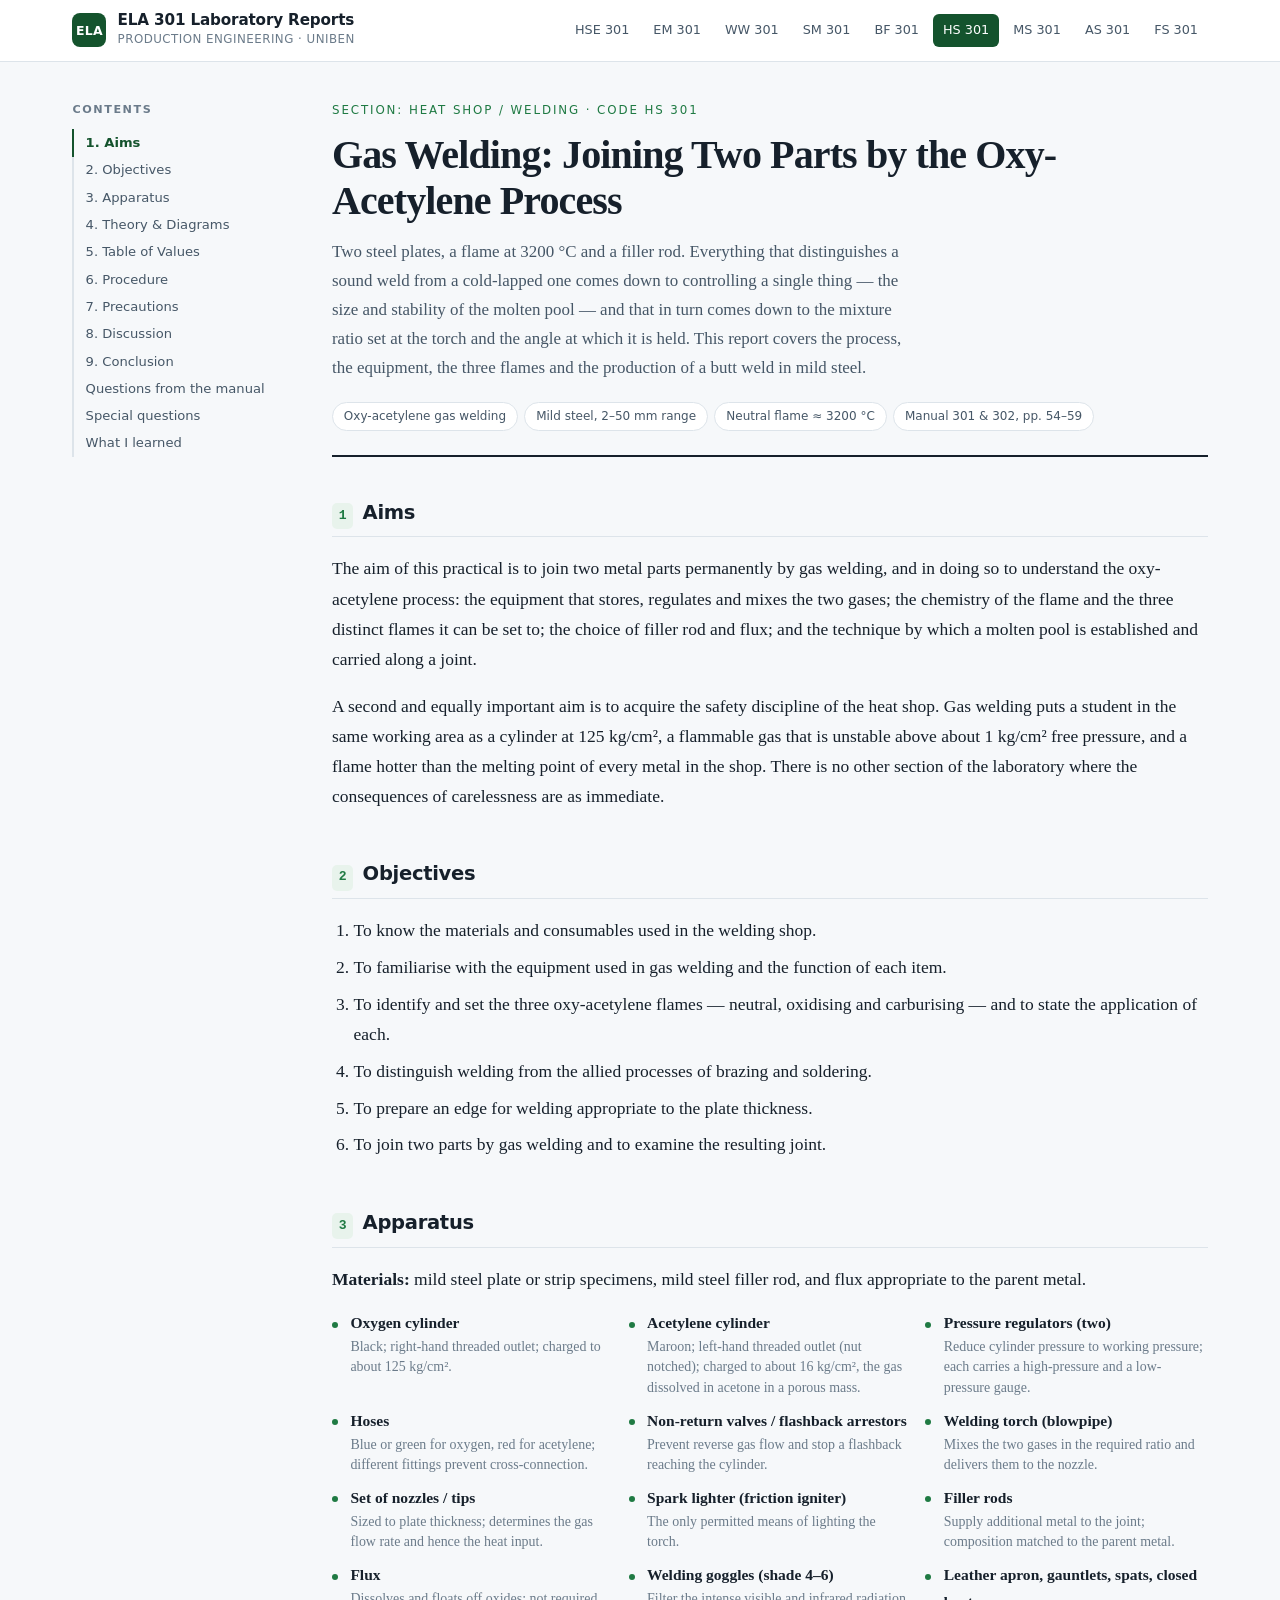
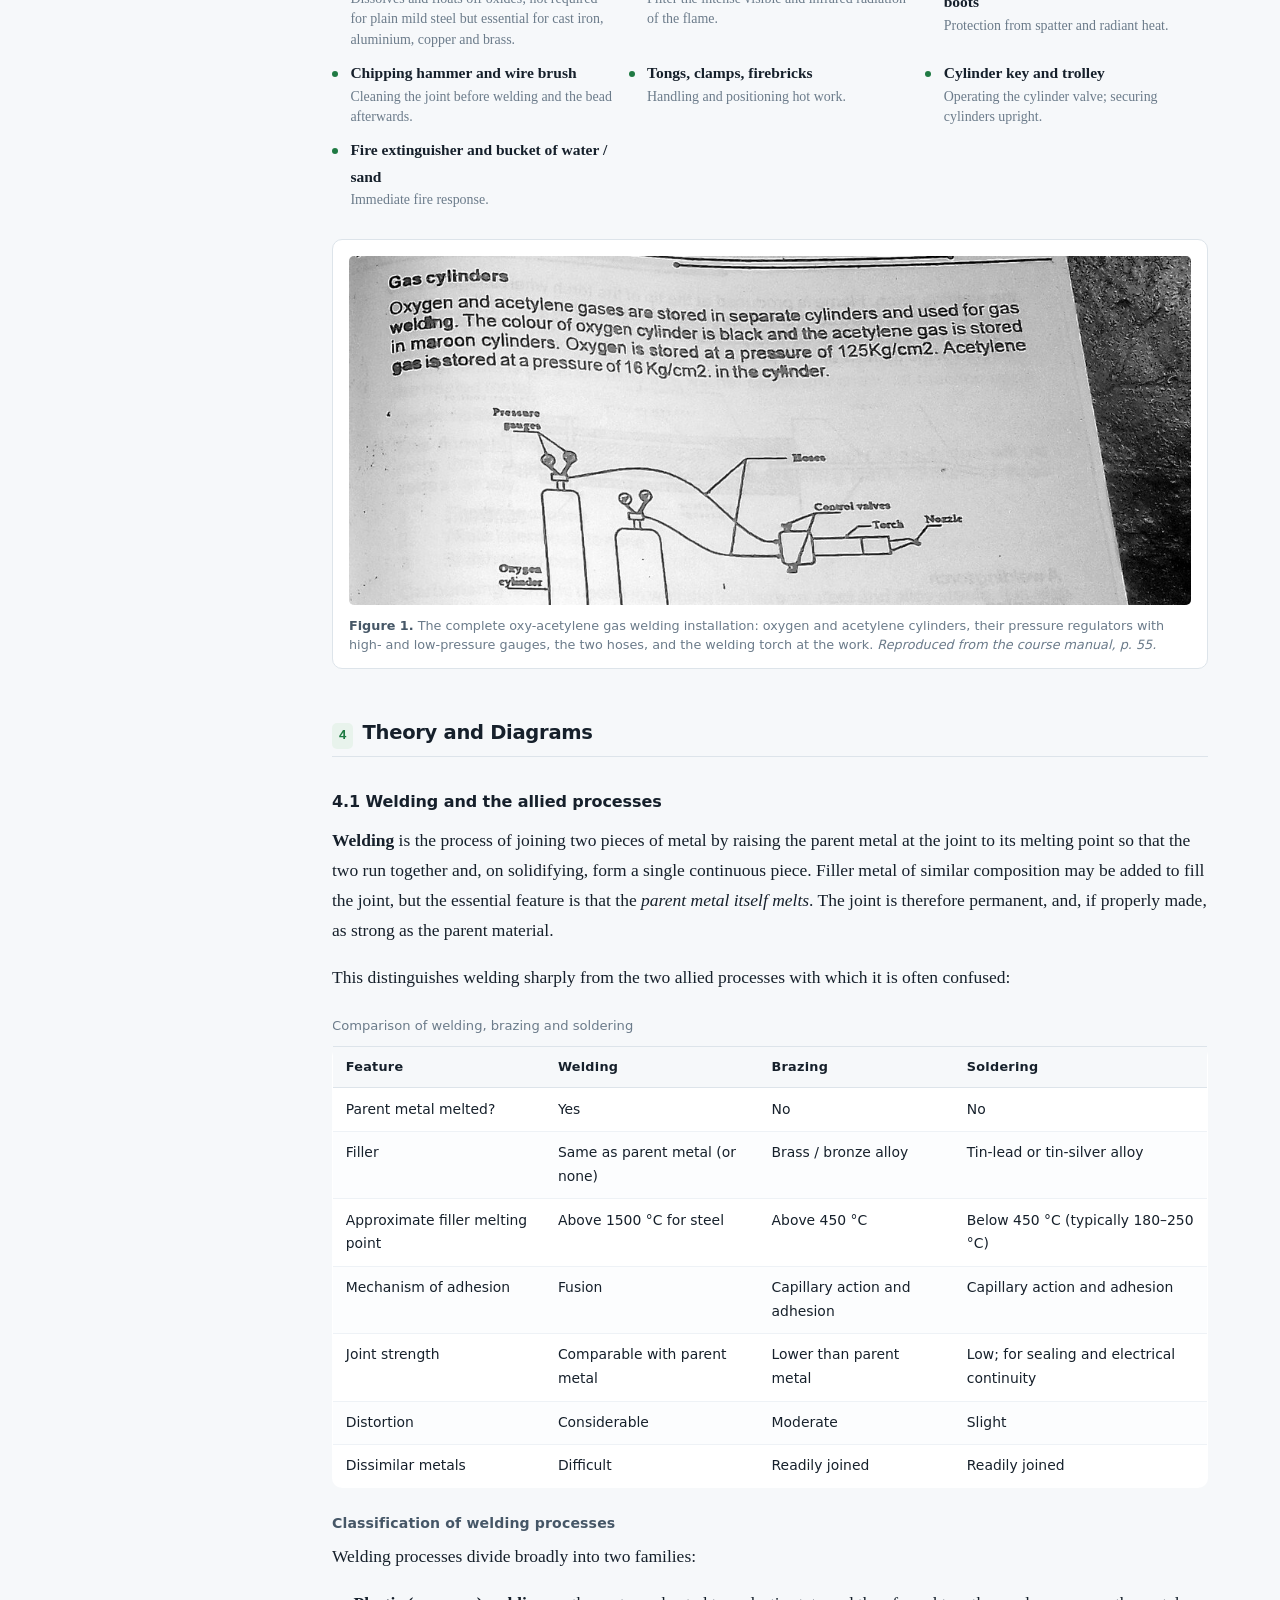
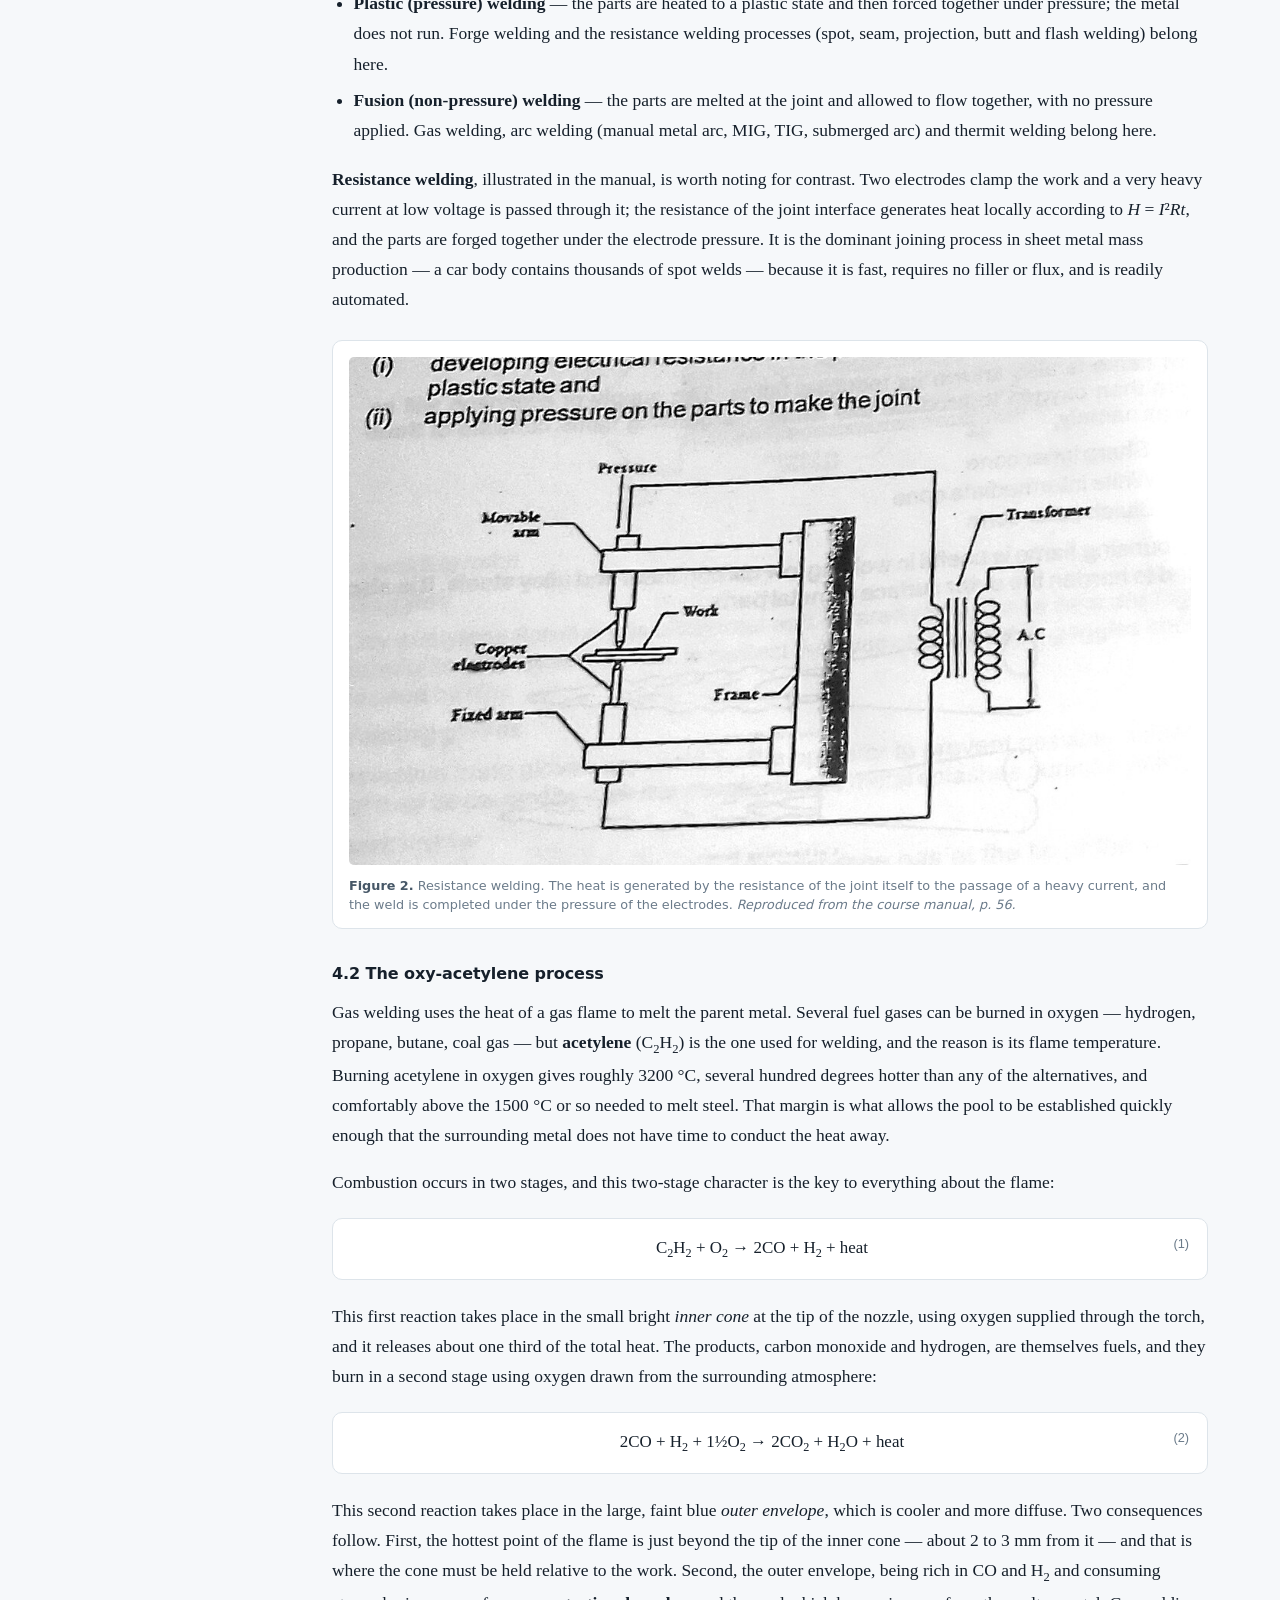
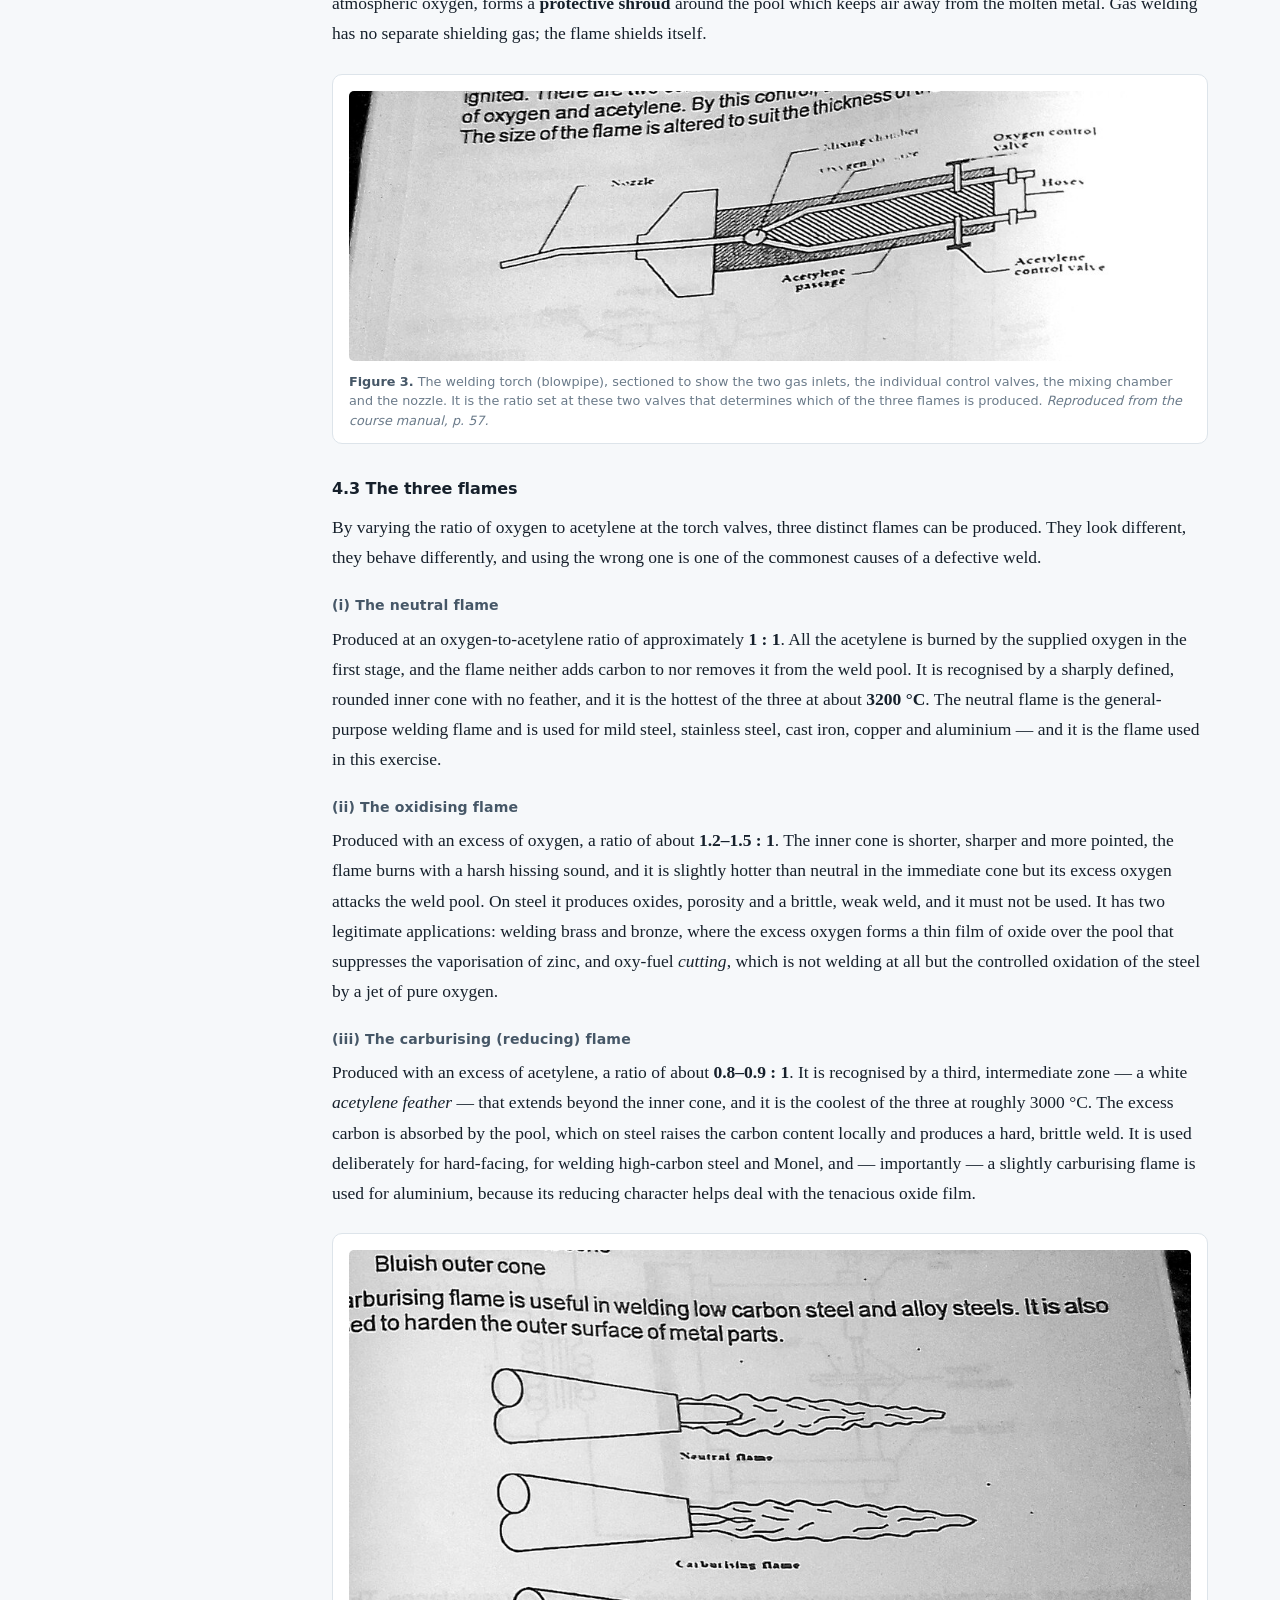
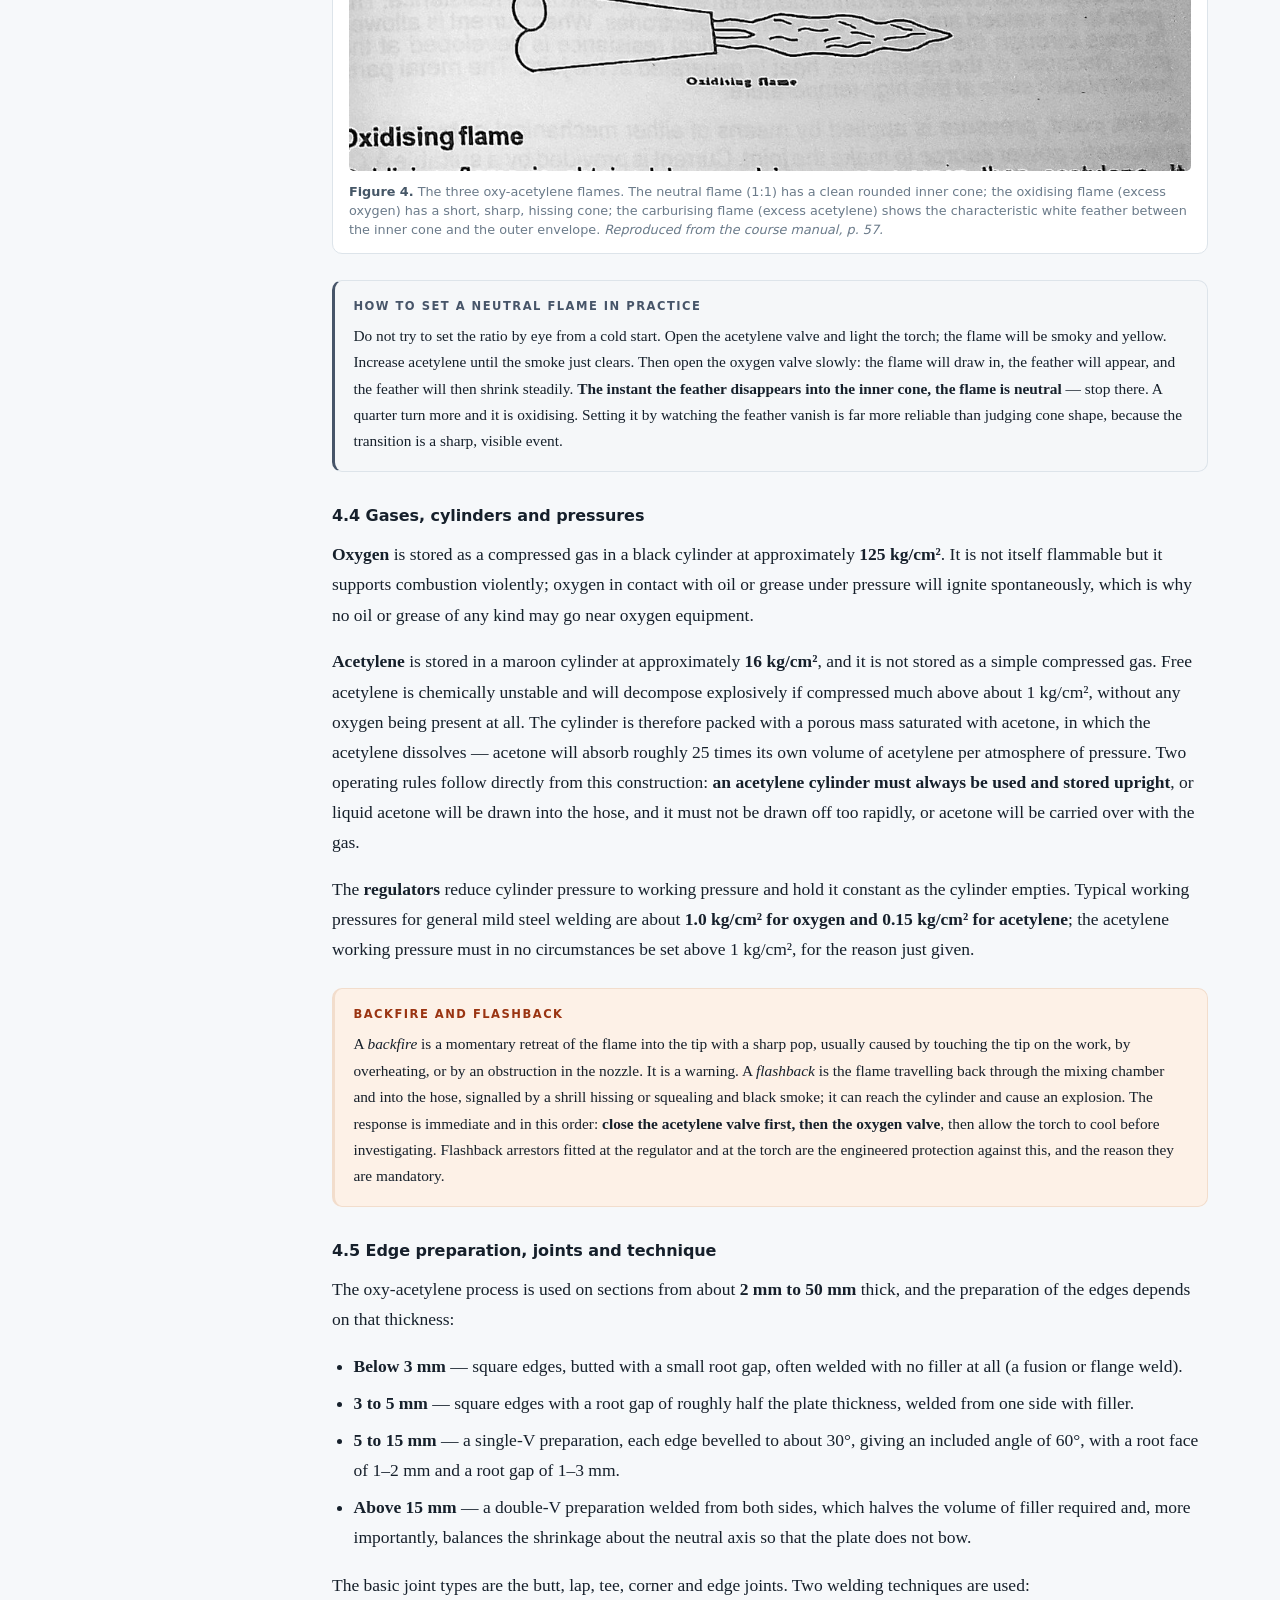
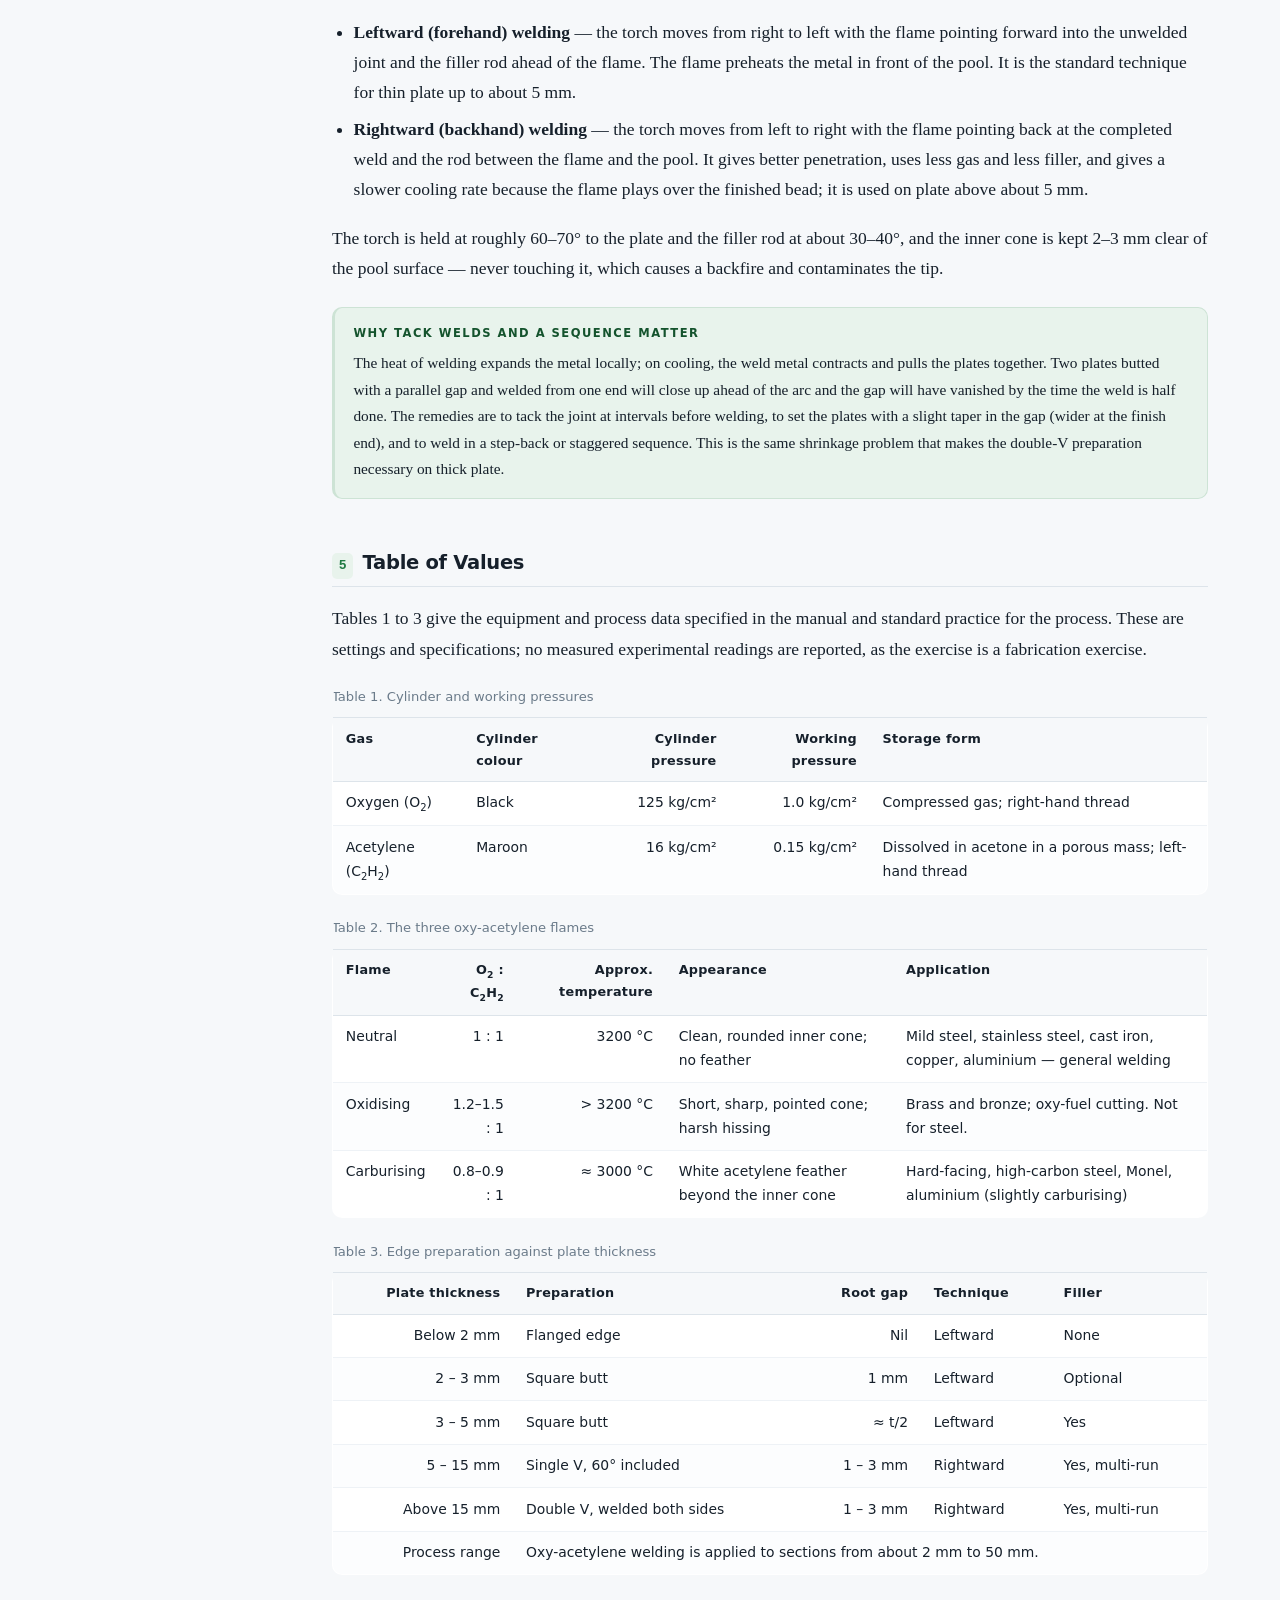
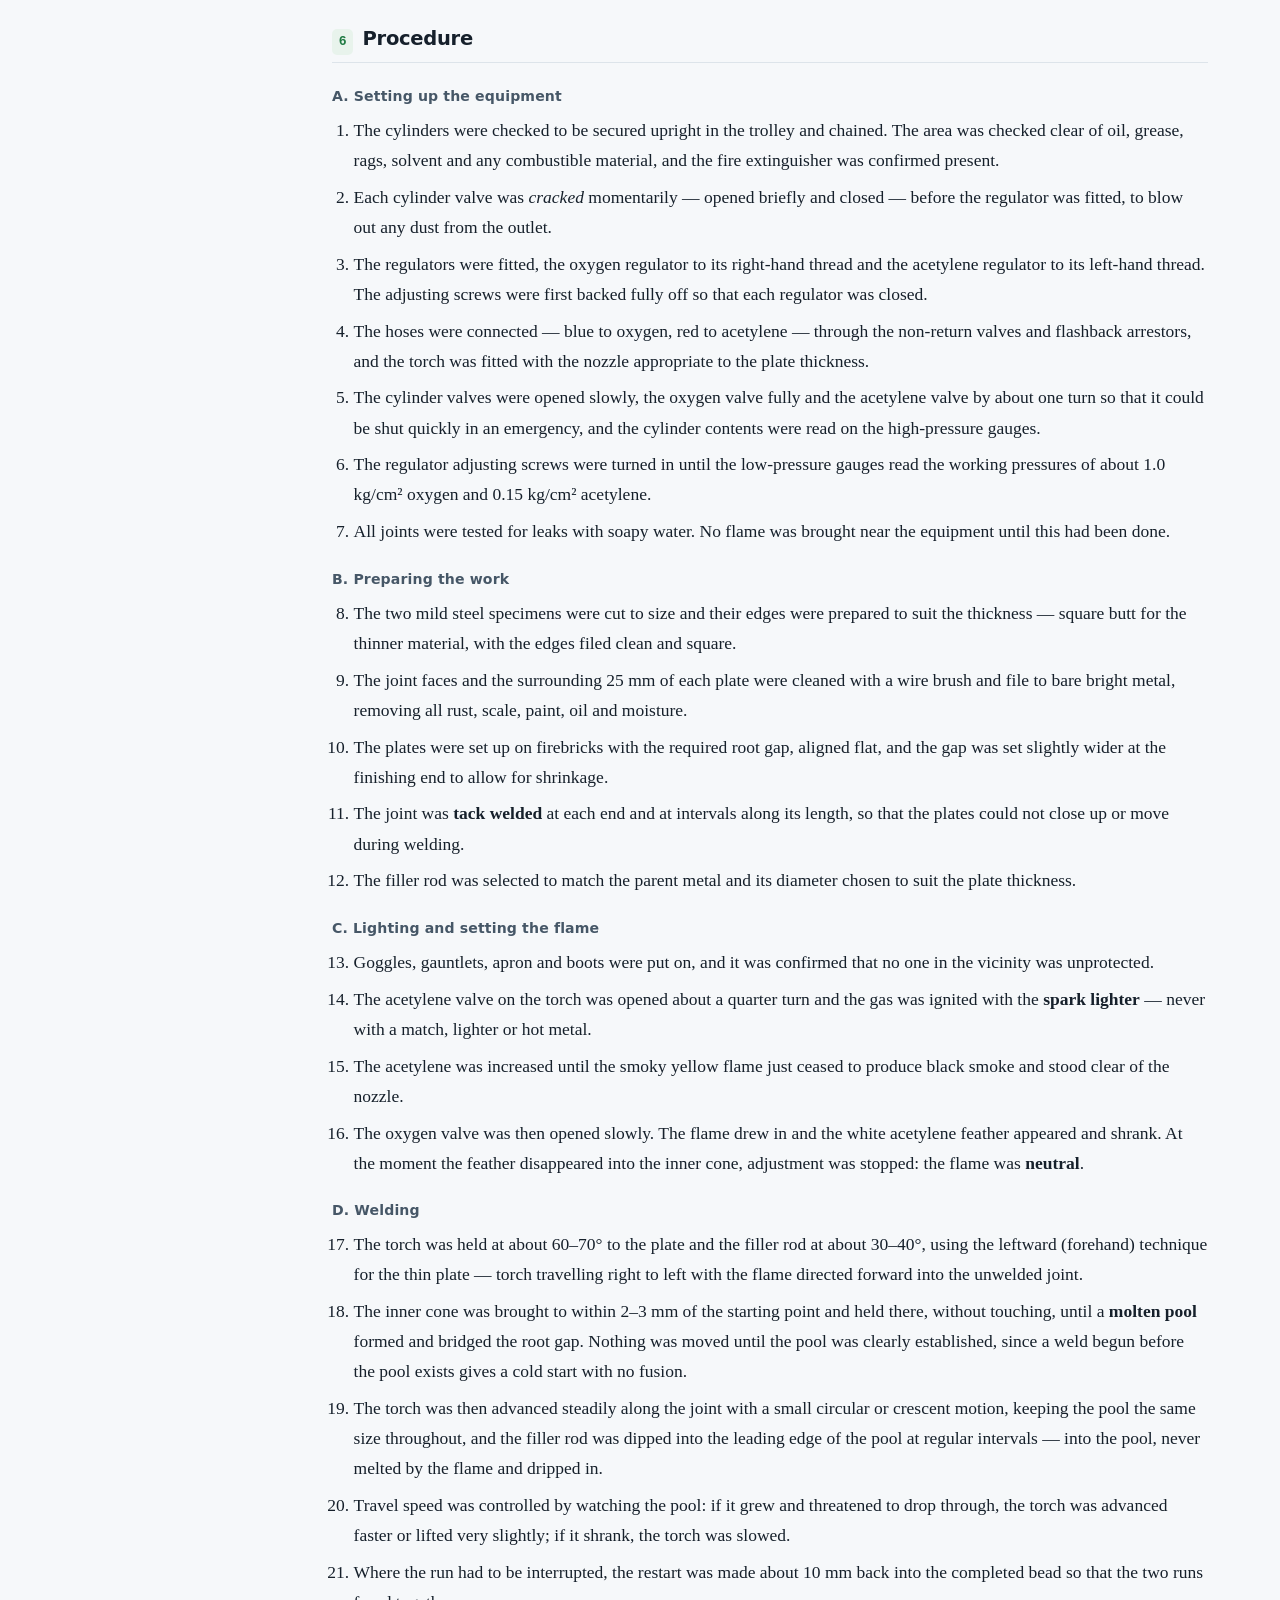
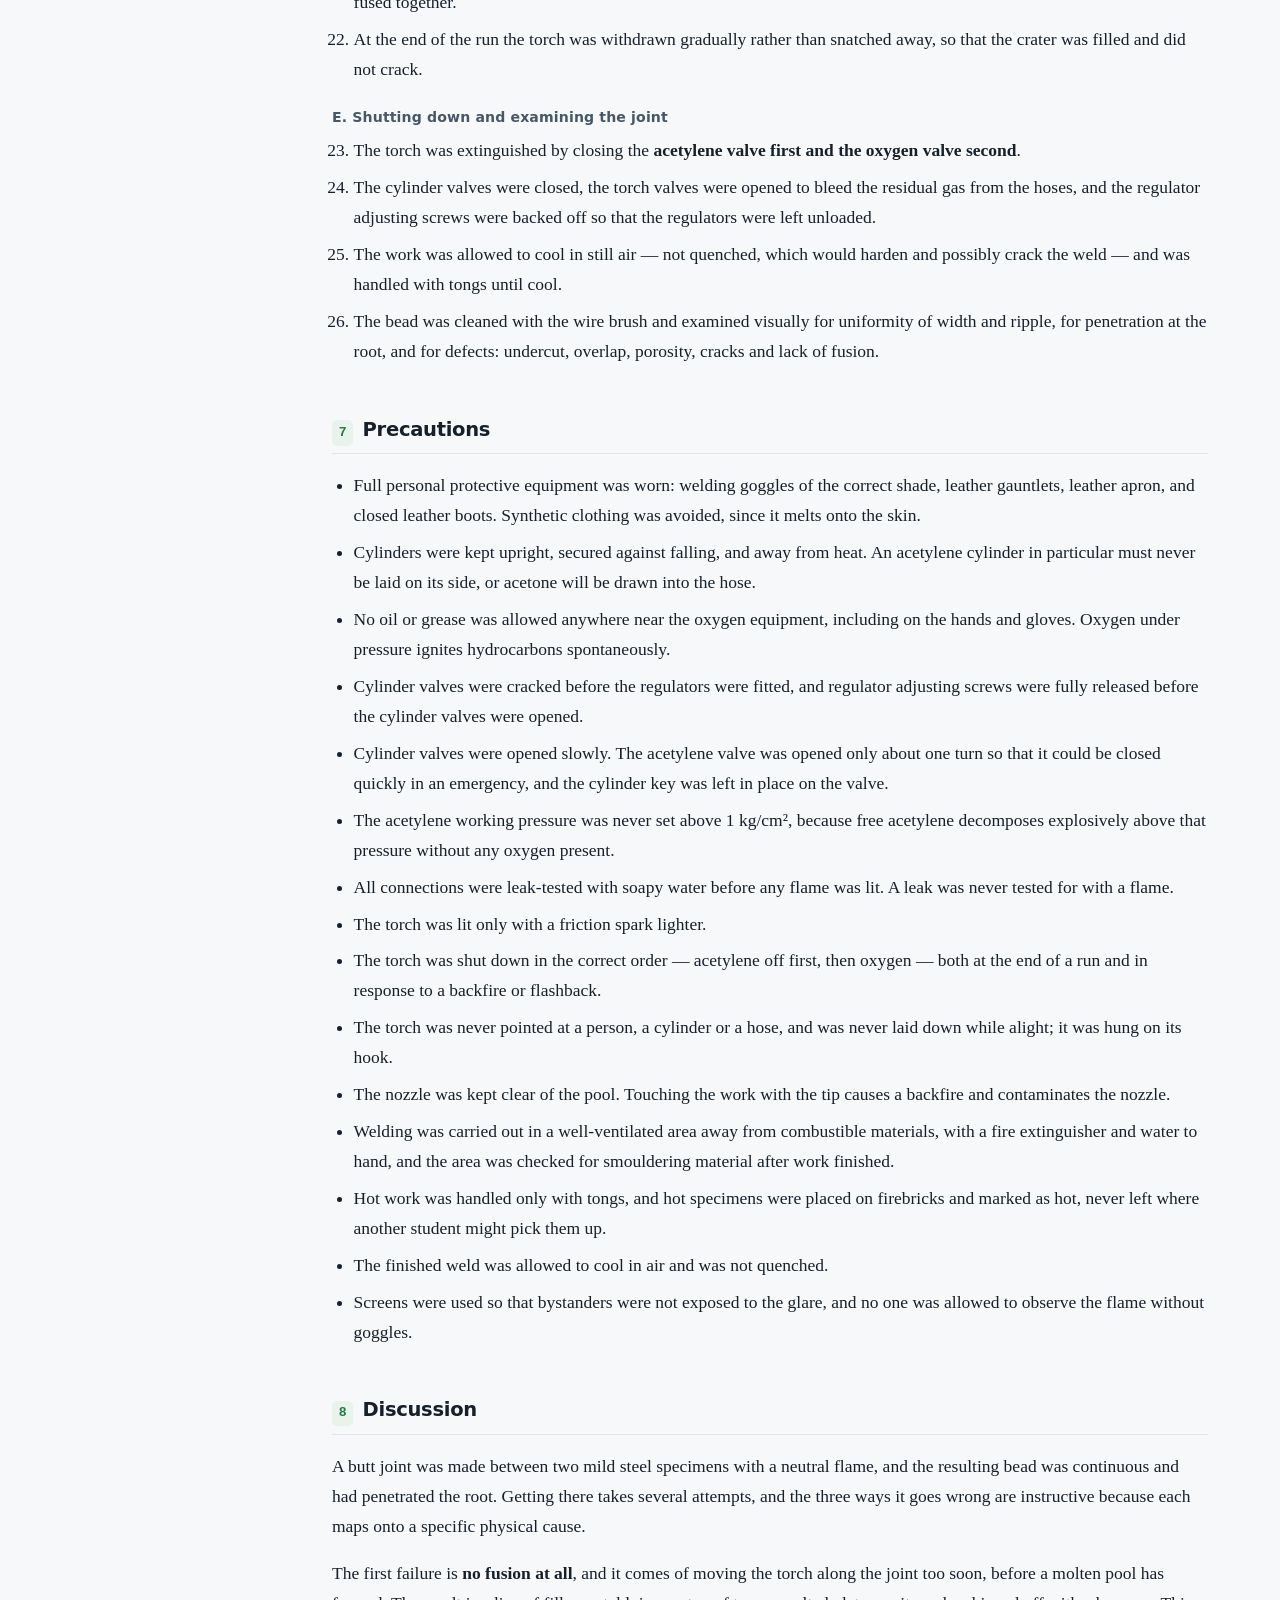
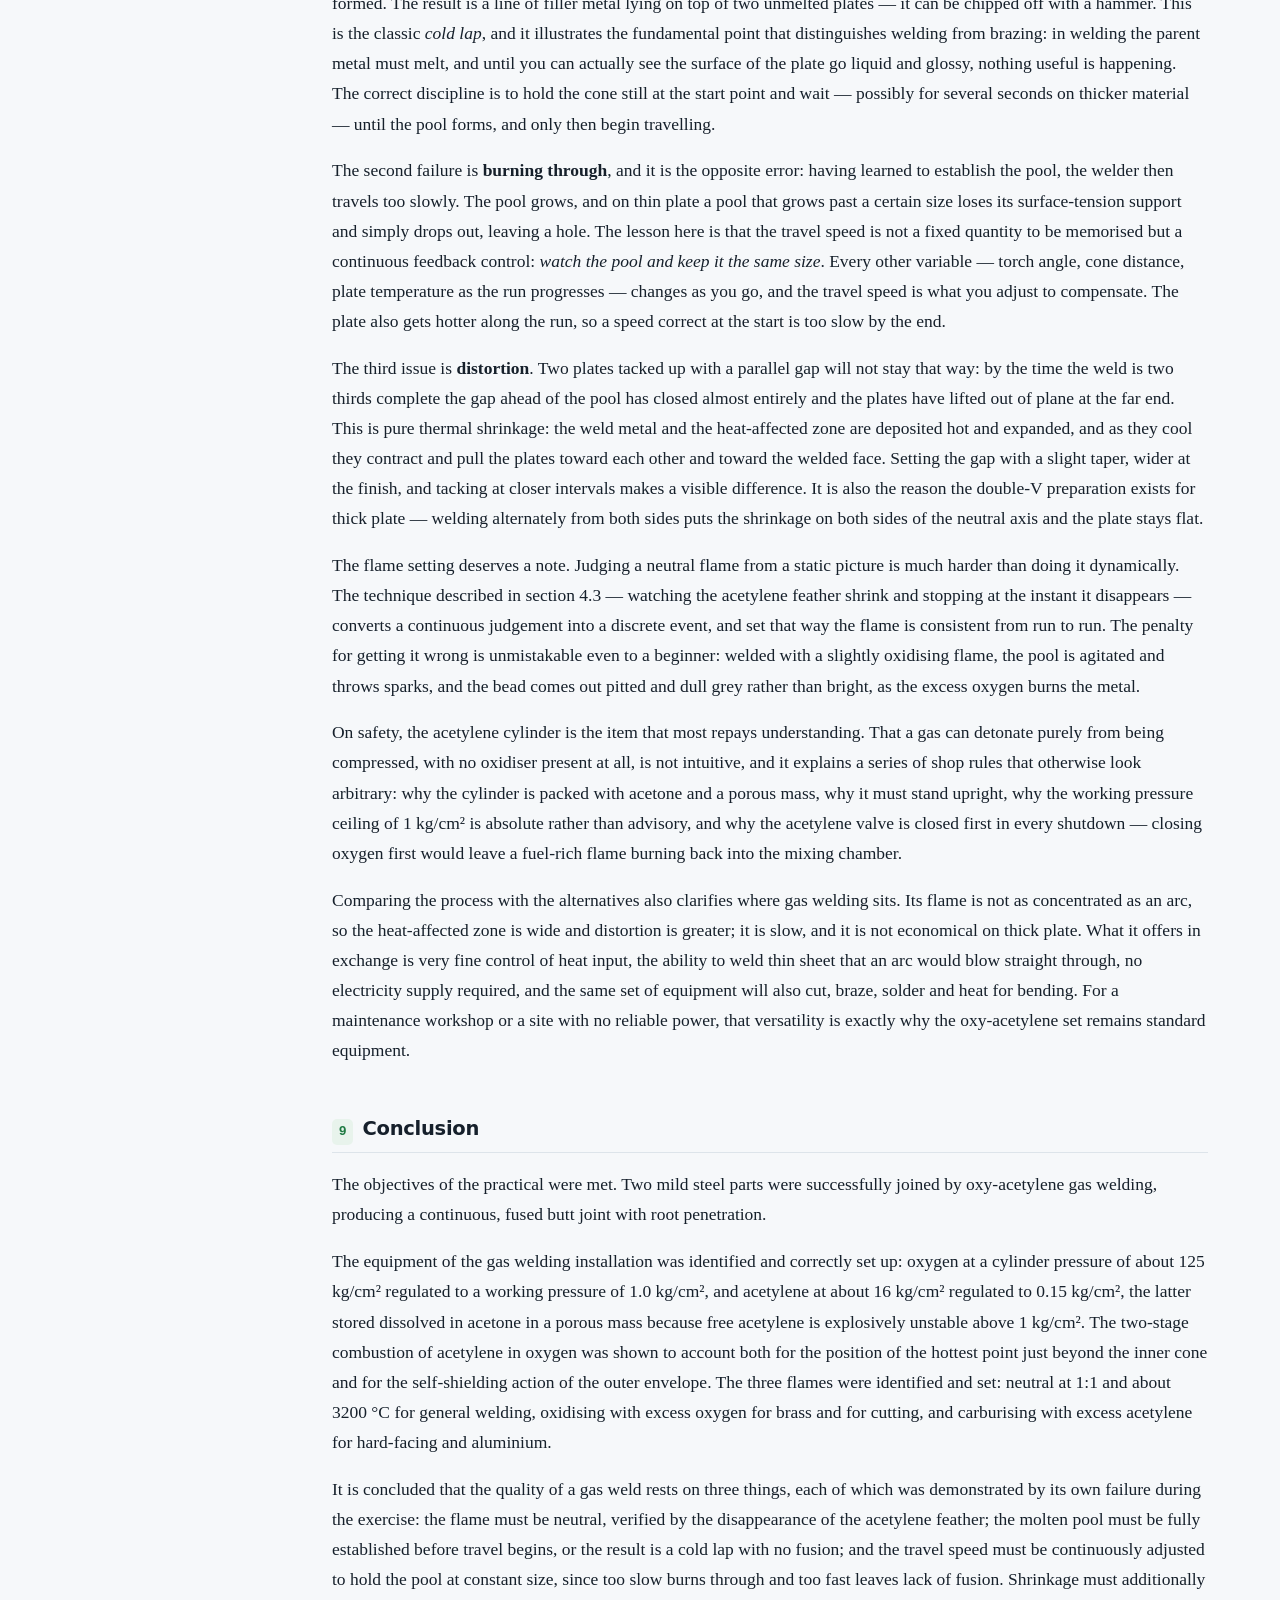
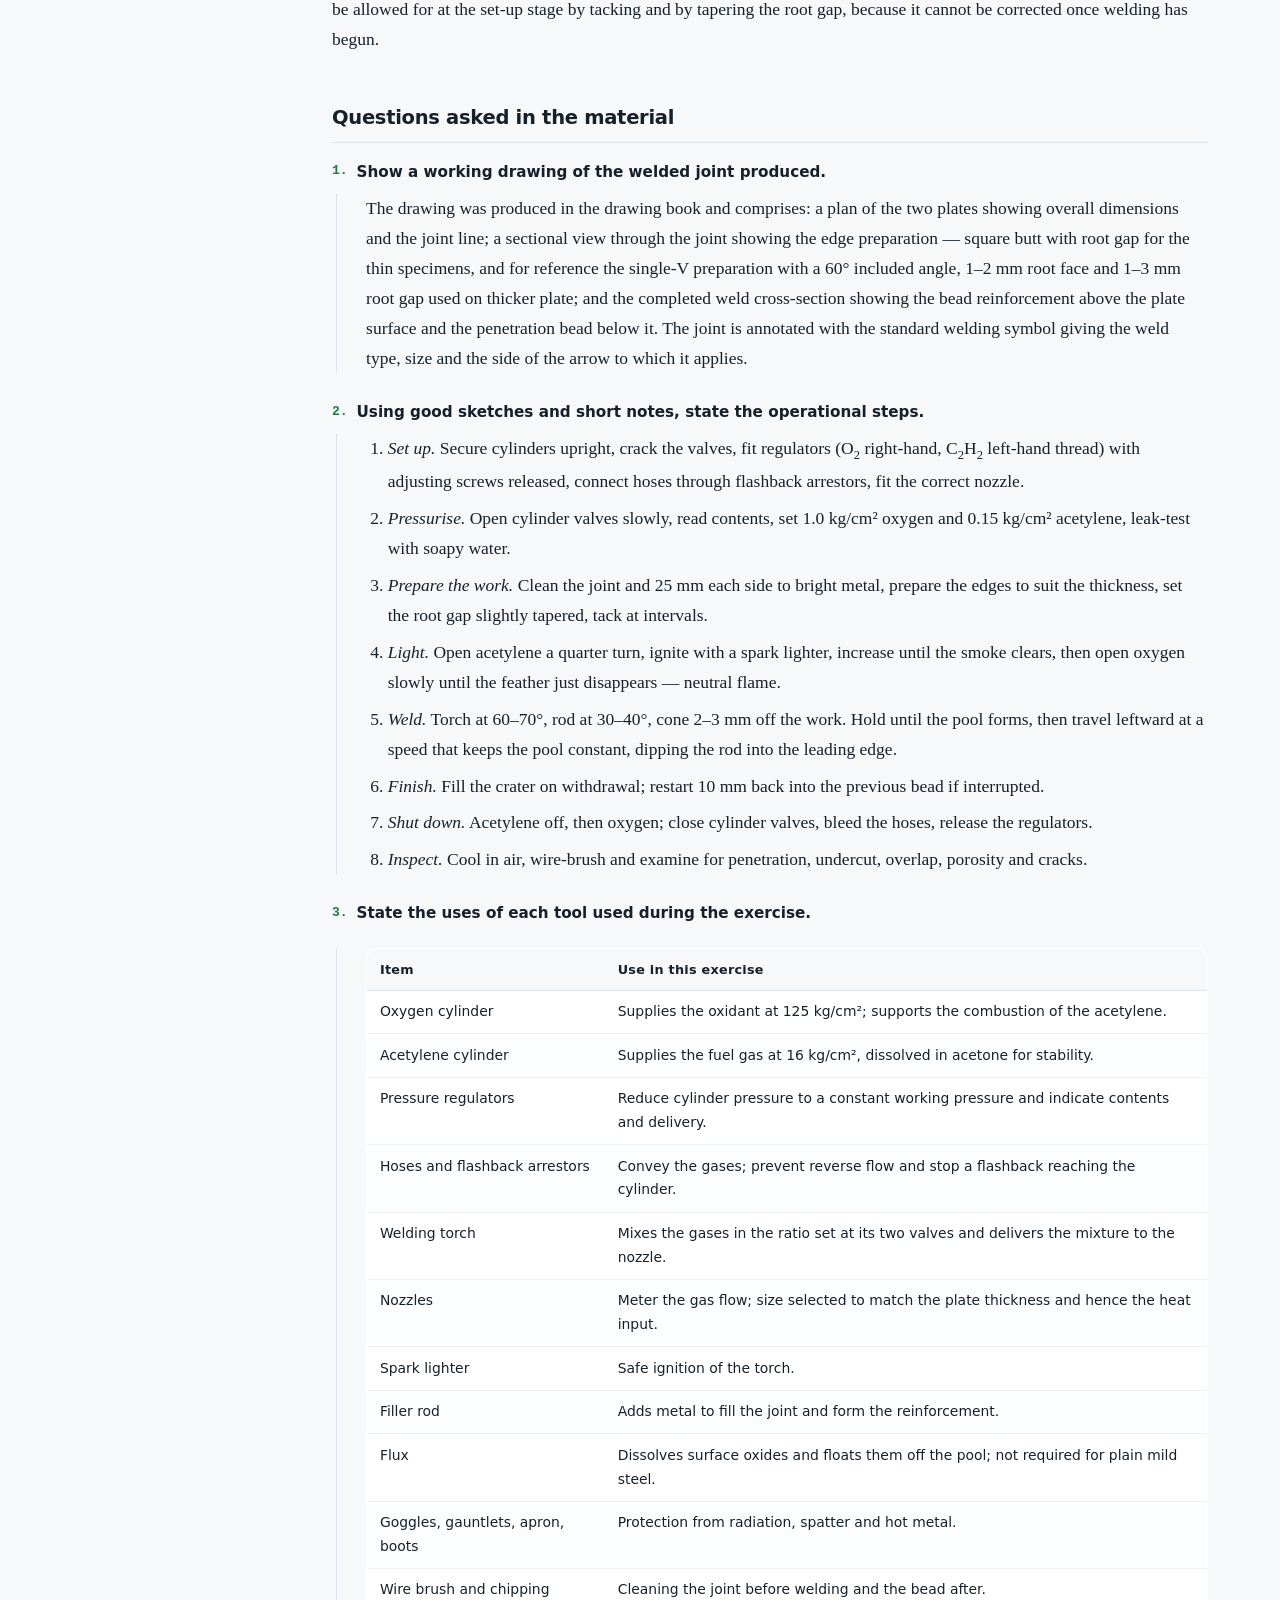
<file: site/reports/hs-301.html>
<!DOCTYPE html>
<html lang="en">
<head>
<meta charset="utf-8">
<meta name="viewport" content="width=device-width, initial-scale=1">
<title>HS 301 — Welding (Heat Shop) | ELA 301</title>
<meta name="description" content="Laboratory report on gas welding: the oxy-acetylene process, flame types, equipment, and the joining of two mild steel parts.">
<link rel="stylesheet" href="../assets/styles.css">
</head>
<body>

<header class="masthead">
  <div class="masthead-inner">
    <a class="brand" href="../index.html">
      <span class="brand-mark">ELA</span>
      <span class="brand-text">
        <strong>ELA 301 Laboratory Reports</strong>
        <span>Production Engineering &middot; UNIBEN</span>
      </span>
    </a>
    <nav>
      <a href="hse-301.html">HSE 301</a>
      <a href="em-301.html">EM 301</a>
      <a href="ww-301.html">WW 301</a>
      <a href="sm-301.html">SM 301</a>
      <a href="bf-301.html">BF 301</a>
      <a class="current" href="hs-301.html">HS 301</a>
      <a href="ms-301.html">MS 301</a>
      <a href="as-301.html">AS 301</a>
      <a href="fs-301.html">FS 301</a>
    </nav>
  </div>
</header>

<div class="report-layout">

  <aside class="toc">
    <h4>Contents</h4>
    <ol>
      <li><a href="#aims">1. Aims</a></li>
      <li><a href="#objectives">2. Objectives</a></li>
      <li><a href="#apparatus">3. Apparatus</a></li>
      <li><a href="#theory">4. Theory &amp; Diagrams</a></li>
      <li><a href="#values">5. Table of Values</a></li>
      <li><a href="#procedure">6. Procedure</a></li>
      <li><a href="#precautions">7. Precautions</a></li>
      <li><a href="#discussion">8. Discussion</a></li>
      <li><a href="#conclusion">9. Conclusion</a></li>
      <li><a href="#questions">Questions from the manual</a></li>
      <li><a href="#special">Special questions</a></li>
      <li><a href="#learned">What I learned</a></li>
    </ol>
  </aside>

  <article class="report">

    <header class="report-header">
      <p class="kicker">Section: Heat Shop / Welding &middot; Code HS 301</p>
      <h1>Gas Welding: Joining Two Parts by the Oxy-Acetylene Process</h1>
      <p class="standfirst">Two steel plates, a flame at 3200&nbsp;&deg;C and a filler rod. Everything that distinguishes a sound weld from a cold-lapped one comes down to controlling a single thing &mdash; the size and stability of the molten pool &mdash; and that in turn comes down to the mixture ratio set at the torch and the angle at which it is held. This report covers the process, the equipment, the three flames and the production of a butt weld in mild steel.</p>
      <div class="tagrow">
        <span>Oxy-acetylene gas welding</span>
        <span>Mild steel, 2&ndash;50 mm range</span>
        <span>Neutral flame &asymp; 3200 &deg;C</span>
        <span>Manual 301 &amp; 302, pp. 54&ndash;59</span>
      </div>
    </header>

    <section class="block" id="aims">
      <h2><span class="num">1</span> Aims</h2>
      <p>The aim of this practical is to join two metal parts permanently by gas welding, and in doing so to understand the oxy-acetylene process: the equipment that stores, regulates and mixes the two gases; the chemistry of the flame and the three distinct flames it can be set to; the choice of filler rod and flux; and the technique by which a molten pool is established and carried along a joint.</p>
      <p>A second and equally important aim is to acquire the safety discipline of the heat shop. Gas welding puts a student in the same working area as a cylinder at 125 kg/cm&sup2;, a flammable gas that is unstable above about 1 kg/cm&sup2; free pressure, and a flame hotter than the melting point of every metal in the shop. There is no other section of the laboratory where the consequences of carelessness are as immediate.</p>
    </section>

    <section class="block" id="objectives">
      <h2><span class="num">2</span> Objectives</h2>
      <ol>
        <li>To know the materials and consumables used in the welding shop.</li>
        <li>To familiarise with the equipment used in gas welding and the function of each item.</li>
        <li>To identify and set the three oxy-acetylene flames &mdash; neutral, oxidising and carburising &mdash; and to state the application of each.</li>
        <li>To distinguish welding from the allied processes of brazing and soldering.</li>
        <li>To prepare an edge for welding appropriate to the plate thickness.</li>
        <li>To join two parts by gas welding and to examine the resulting joint.</li>
      </ol>
    </section>

    <section class="block" id="apparatus">
      <h2><span class="num">3</span> Apparatus</h2>
      <p><strong>Materials:</strong> mild steel plate or strip specimens, mild steel filler rod, and flux appropriate to the parent metal.</p>
      <ul class="apparatus">
        <li><b>Oxygen cylinder</b><span>Black; right-hand threaded outlet; charged to about 125 kg/cm&sup2;.</span></li>
        <li><b>Acetylene cylinder</b><span>Maroon; left-hand threaded outlet (nut notched); charged to about 16 kg/cm&sup2;, the gas dissolved in acetone in a porous mass.</span></li>
        <li><b>Pressure regulators (two)</b><span>Reduce cylinder pressure to working pressure; each carries a high-pressure and a low-pressure gauge.</span></li>
        <li><b>Hoses</b><span>Blue or green for oxygen, red for acetylene; different fittings prevent cross-connection.</span></li>
        <li><b>Non-return valves / flashback arrestors</b><span>Prevent reverse gas flow and stop a flashback reaching the cylinder.</span></li>
        <li><b>Welding torch (blowpipe)</b><span>Mixes the two gases in the required ratio and delivers them to the nozzle.</span></li>
        <li><b>Set of nozzles / tips</b><span>Sized to plate thickness; determines the gas flow rate and hence the heat input.</span></li>
        <li><b>Spark lighter (friction igniter)</b><span>The only permitted means of lighting the torch.</span></li>
        <li><b>Filler rods</b><span>Supply additional metal to the joint; composition matched to the parent metal.</span></li>
        <li><b>Flux</b><span>Dissolves and floats off oxides; not required for plain mild steel but essential for cast iron, aluminium, copper and brass.</span></li>
        <li><b>Welding goggles (shade 4&ndash;6)</b><span>Filter the intense visible and infrared radiation of the flame.</span></li>
        <li><b>Leather apron, gauntlets, spats, closed boots</b><span>Protection from spatter and radiant heat.</span></li>
        <li><b>Chipping hammer and wire brush</b><span>Cleaning the joint before welding and the bead afterwards.</span></li>
        <li><b>Tongs, clamps, firebricks</b><span>Handling and positioning hot work.</span></li>
        <li><b>Cylinder key and trolley</b><span>Operating the cylinder valve; securing cylinders upright.</span></li>
        <li><b>Fire extinguisher and bucket of water / sand</b><span>Immediate fire response.</span></li>
      </ul>

      <figure>
        <img src="../assets/diagrams/hs-gas-welding-setup.jpg" alt="Gas welding setup showing oxygen and acetylene cylinders, regulators, hoses, torch and workpiece">
        <figcaption><b>Figure 1.</b> The complete oxy-acetylene gas welding installation: oxygen and acetylene cylinders, their pressure regulators with high- and low-pressure gauges, the two hoses, and the welding torch at the work. <em>Reproduced from the course manual, p. 55.</em></figcaption>
      </figure>
    </section>

    <section class="block" id="theory">
      <h2><span class="num">4</span> Theory and Diagrams</h2>

      <h3>4.1 Welding and the allied processes</h3>
      <p><strong>Welding</strong> is the process of joining two pieces of metal by raising the parent metal at the joint to its melting point so that the two run together and, on solidifying, form a single continuous piece. Filler metal of similar composition may be added to fill the joint, but the essential feature is that the <em>parent metal itself melts</em>. The joint is therefore permanent, and, if properly made, as strong as the parent material.</p>
      <p>This distinguishes welding sharply from the two allied processes with which it is often confused:</p>
      <div class="table-wrap">
        <table>
          <caption>Comparison of welding, brazing and soldering</caption>
          <thead>
            <tr><th>Feature</th><th>Welding</th><th>Brazing</th><th>Soldering</th></tr>
          </thead>
          <tbody>
            <tr><td>Parent metal melted?</td><td>Yes</td><td>No</td><td>No</td></tr>
            <tr><td>Filler</td><td>Same as parent metal (or none)</td><td>Brass / bronze alloy</td><td>Tin-lead or tin-silver alloy</td></tr>
            <tr><td>Approximate filler melting point</td><td>Above 1500 &deg;C for steel</td><td>Above 450 &deg;C</td><td>Below 450 &deg;C (typically 180&ndash;250 &deg;C)</td></tr>
            <tr><td>Mechanism of adhesion</td><td>Fusion</td><td>Capillary action and adhesion</td><td>Capillary action and adhesion</td></tr>
            <tr><td>Joint strength</td><td>Comparable with parent metal</td><td>Lower than parent metal</td><td>Low; for sealing and electrical continuity</td></tr>
            <tr><td>Distortion</td><td>Considerable</td><td>Moderate</td><td>Slight</td></tr>
            <tr><td>Dissimilar metals</td><td>Difficult</td><td>Readily joined</td><td>Readily joined</td></tr>
          </tbody>
        </table>
      </div>

      <h4>Classification of welding processes</h4>
      <p>Welding processes divide broadly into two families:</p>
      <ul>
        <li><strong>Plastic (pressure) welding</strong> &mdash; the parts are heated to a plastic state and then forced together under pressure; the metal does not run. Forge welding and the resistance welding processes (spot, seam, projection, butt and flash welding) belong here.</li>
        <li><strong>Fusion (non-pressure) welding</strong> &mdash; the parts are melted at the joint and allowed to flow together, with no pressure applied. Gas welding, arc welding (manual metal arc, MIG, TIG, submerged arc) and thermit welding belong here.</li>
      </ul>
      <p><strong>Resistance welding</strong>, illustrated in the manual, is worth noting for contrast. Two electrodes clamp the work and a very heavy current at low voltage is passed through it; the resistance of the joint interface generates heat locally according to <em>H</em> = <em>I</em>&sup2;<em>Rt</em>, and the parts are forged together under the electrode pressure. It is the dominant joining process in sheet metal mass production &mdash; a car body contains thousands of spot welds &mdash; because it is fast, requires no filler or flux, and is readily automated.</p>

      <figure>
        <img src="../assets/diagrams/hs-resistance-welding.jpg" alt="Resistance spot welding showing two electrodes clamping overlapping sheets with current passing through the joint">
        <figcaption><b>Figure 2.</b> Resistance welding. The heat is generated by the resistance of the joint itself to the passage of a heavy current, and the weld is completed under the pressure of the electrodes. <em>Reproduced from the course manual, p. 56.</em></figcaption>
      </figure>

      <h3>4.2 The oxy-acetylene process</h3>
      <p>Gas welding uses the heat of a gas flame to melt the parent metal. Several fuel gases can be burned in oxygen &mdash; hydrogen, propane, butane, coal gas &mdash; but <strong>acetylene</strong> (C<sub>2</sub>H<sub>2</sub>) is the one used for welding, and the reason is its flame temperature. Burning acetylene in oxygen gives roughly 3200 &deg;C, several hundred degrees hotter than any of the alternatives, and comfortably above the 1500 &deg;C or so needed to melt steel. That margin is what allows the pool to be established quickly enough that the surrounding metal does not have time to conduct the heat away.</p>
      <p>Combustion occurs in two stages, and this two-stage character is the key to everything about the flame:</p>
      <div class="eq">C<sub>2</sub>H<sub>2</sub> + O<sub>2</sub> &rarr; 2CO + H<sub>2</sub> + heat<span class="tag">(1)</span></div>
      <p>This first reaction takes place in the small bright <em>inner cone</em> at the tip of the nozzle, using oxygen supplied through the torch, and it releases about one third of the total heat. The products, carbon monoxide and hydrogen, are themselves fuels, and they burn in a second stage using oxygen drawn from the surrounding atmosphere:</p>
      <div class="eq">2CO + H<sub>2</sub> + 1&frac12;O<sub>2</sub> &rarr; 2CO<sub>2</sub> + H<sub>2</sub>O + heat<span class="tag">(2)</span></div>
      <p>This second reaction takes place in the large, faint blue <em>outer envelope</em>, which is cooler and more diffuse. Two consequences follow. First, the hottest point of the flame is just beyond the tip of the inner cone &mdash; about 2 to 3 mm from it &mdash; and that is where the cone must be held relative to the work. Second, the outer envelope, being rich in CO and H<sub>2</sub> and consuming atmospheric oxygen, forms a <strong>protective shroud</strong> around the pool which keeps air away from the molten metal. Gas welding has no separate shielding gas; the flame shields itself.</p>

      <figure>
        <img src="../assets/diagrams/hs-welding-torch.jpg" alt="Sectional diagram of a gas welding torch showing oxygen and acetylene inlets, control valves, mixing chamber and nozzle">
        <figcaption><b>Figure 3.</b> The welding torch (blowpipe), sectioned to show the two gas inlets, the individual control valves, the mixing chamber and the nozzle. It is the ratio set at these two valves that determines which of the three flames is produced. <em>Reproduced from the course manual, p. 57.</em></figcaption>
      </figure>

      <h3>4.3 The three flames</h3>
      <p>By varying the ratio of oxygen to acetylene at the torch valves, three distinct flames can be produced. They look different, they behave differently, and using the wrong one is one of the commonest causes of a defective weld.</p>

      <h4>(i) The neutral flame</h4>
      <p>Produced at an oxygen-to-acetylene ratio of approximately <strong>1 : 1</strong>. All the acetylene is burned by the supplied oxygen in the first stage, and the flame neither adds carbon to nor removes it from the weld pool. It is recognised by a sharply defined, rounded inner cone with no feather, and it is the hottest of the three at about <strong>3200 &deg;C</strong>. The neutral flame is the general-purpose welding flame and is used for mild steel, stainless steel, cast iron, copper and aluminium &mdash; and it is the flame used in this exercise.</p>

      <h4>(ii) The oxidising flame</h4>
      <p>Produced with an excess of oxygen, a ratio of about <strong>1.2&ndash;1.5 : 1</strong>. The inner cone is shorter, sharper and more pointed, the flame burns with a harsh hissing sound, and it is slightly hotter than neutral in the immediate cone but its excess oxygen attacks the weld pool. On steel it produces oxides, porosity and a brittle, weak weld, and it must not be used. It has two legitimate applications: welding brass and bronze, where the excess oxygen forms a thin film of oxide over the pool that suppresses the vaporisation of zinc, and oxy-fuel <em>cutting</em>, which is not welding at all but the controlled oxidation of the steel by a jet of pure oxygen.</p>

      <h4>(iii) The carburising (reducing) flame</h4>
      <p>Produced with an excess of acetylene, a ratio of about <strong>0.8&ndash;0.9 : 1</strong>. It is recognised by a third, intermediate zone &mdash; a white <em>acetylene feather</em> &mdash; that extends beyond the inner cone, and it is the coolest of the three at roughly 3000 &deg;C. The excess carbon is absorbed by the pool, which on steel raises the carbon content locally and produces a hard, brittle weld. It is used deliberately for hard-facing, for welding high-carbon steel and Monel, and &mdash; importantly &mdash; a slightly carburising flame is used for aluminium, because its reducing character helps deal with the tenacious oxide film.</p>

      <figure>
        <img src="../assets/diagrams/hs-flame-types.jpg" alt="The three oxy-acetylene flames: neutral flame, oxidising flame and carburising flame, with inner cone, acetylene feather and outer envelope labelled">
        <figcaption><b>Figure 4.</b> The three oxy-acetylene flames. The neutral flame (1:1) has a clean rounded inner cone; the oxidising flame (excess oxygen) has a short, sharp, hissing cone; the carburising flame (excess acetylene) shows the characteristic white feather between the inner cone and the outer envelope. <em>Reproduced from the course manual, p. 57.</em></figcaption>
      </figure>

      <div class="insight">
        <span class="lbl">How to set a neutral flame in practice</span>
        <p>Do not try to set the ratio by eye from a cold start. Open the acetylene valve and light the torch; the flame will be smoky and yellow. Increase acetylene until the smoke just clears. Then open the oxygen valve slowly: the flame will draw in, the feather will appear, and the feather will then shrink steadily. <strong>The instant the feather disappears into the inner cone, the flame is neutral</strong> &mdash; stop there. A quarter turn more and it is oxidising. Setting it by watching the feather vanish is far more reliable than judging cone shape, because the transition is a sharp, visible event.</p>
      </div>

      <h3>4.4 Gases, cylinders and pressures</h3>
      <p><strong>Oxygen</strong> is stored as a compressed gas in a black cylinder at approximately <strong>125 kg/cm&sup2;</strong>. It is not itself flammable but it supports combustion violently; oxygen in contact with oil or grease under pressure will ignite spontaneously, which is why no oil or grease of any kind may go near oxygen equipment.</p>
      <p><strong>Acetylene</strong> is stored in a maroon cylinder at approximately <strong>16 kg/cm&sup2;</strong>, and it is not stored as a simple compressed gas. Free acetylene is chemically unstable and will decompose explosively if compressed much above about 1 kg/cm&sup2;, without any oxygen being present at all. The cylinder is therefore packed with a porous mass saturated with acetone, in which the acetylene dissolves &mdash; acetone will absorb roughly 25 times its own volume of acetylene per atmosphere of pressure. Two operating rules follow directly from this construction: <strong>an acetylene cylinder must always be used and stored upright</strong>, or liquid acetone will be drawn into the hose, and it must not be drawn off too rapidly, or acetone will be carried over with the gas.</p>
      <p>The <strong>regulators</strong> reduce cylinder pressure to working pressure and hold it constant as the cylinder empties. Typical working pressures for general mild steel welding are about <strong>1.0 kg/cm&sup2; for oxygen and 0.15 kg/cm&sup2; for acetylene</strong>; the acetylene working pressure must in no circumstances be set above 1 kg/cm&sup2;, for the reason just given.</p>

      <div class="safety">
        <span class="lbl">Backfire and flashback</span>
        <p>A <em>backfire</em> is a momentary retreat of the flame into the tip with a sharp pop, usually caused by touching the tip on the work, by overheating, or by an obstruction in the nozzle. It is a warning. A <em>flashback</em> is the flame travelling back through the mixing chamber and into the hose, signalled by a shrill hissing or squealing and black smoke; it can reach the cylinder and cause an explosion. The response is immediate and in this order: <strong>close the acetylene valve first, then the oxygen valve</strong>, then allow the torch to cool before investigating. Flashback arrestors fitted at the regulator and at the torch are the engineered protection against this, and the reason they are mandatory.</p>
      </div>

      <h3>4.5 Edge preparation, joints and technique</h3>
      <p>The oxy-acetylene process is used on sections from about <strong>2 mm to 50 mm</strong> thick, and the preparation of the edges depends on that thickness:</p>
      <ul>
        <li><strong>Below 3 mm</strong> &mdash; square edges, butted with a small root gap, often welded with no filler at all (a fusion or flange weld).</li>
        <li><strong>3 to 5 mm</strong> &mdash; square edges with a root gap of roughly half the plate thickness, welded from one side with filler.</li>
        <li><strong>5 to 15 mm</strong> &mdash; a single-V preparation, each edge bevelled to about 30&deg;, giving an included angle of 60&deg;, with a root face of 1&ndash;2 mm and a root gap of 1&ndash;3 mm.</li>
        <li><strong>Above 15 mm</strong> &mdash; a double-V preparation welded from both sides, which halves the volume of filler required and, more importantly, balances the shrinkage about the neutral axis so that the plate does not bow.</li>
      </ul>
      <p>The basic joint types are the butt, lap, tee, corner and edge joints. Two welding techniques are used:</p>
      <ul>
        <li><strong>Leftward (forehand) welding</strong> &mdash; the torch moves from right to left with the flame pointing forward into the unwelded joint and the filler rod ahead of the flame. The flame preheats the metal in front of the pool. It is the standard technique for thin plate up to about 5 mm.</li>
        <li><strong>Rightward (backhand) welding</strong> &mdash; the torch moves from left to right with the flame pointing back at the completed weld and the rod between the flame and the pool. It gives better penetration, uses less gas and less filler, and gives a slower cooling rate because the flame plays over the finished bead; it is used on plate above about 5 mm.</li>
      </ul>
      <p>The torch is held at roughly 60&ndash;70&deg; to the plate and the filler rod at about 30&ndash;40&deg;, and the inner cone is kept 2&ndash;3 mm clear of the pool surface &mdash; never touching it, which causes a backfire and contaminates the tip.</p>

      <div class="note">
        <span class="lbl">Why tack welds and a sequence matter</span>
        <p>The heat of welding expands the metal locally; on cooling, the weld metal contracts and pulls the plates together. Two plates butted with a parallel gap and welded from one end will close up ahead of the arc and the gap will have vanished by the time the weld is half done. The remedies are to tack the joint at intervals before welding, to set the plates with a slight taper in the gap (wider at the finish end), and to weld in a step-back or staggered sequence. This is the same shrinkage problem that makes the double-V preparation necessary on thick plate.</p>
      </div>
    </section>

    <section class="block" id="values">
      <h2><span class="num">5</span> Table of Values</h2>
      <p>Tables 1 to 3 give the equipment and process data specified in the manual and standard practice for the process. These are settings and specifications; no measured experimental readings are reported, as the exercise is a fabrication exercise.</p>

      <div class="table-wrap">
        <table>
          <caption>Table 1. Cylinder and working pressures</caption>
          <thead>
            <tr><th>Gas</th><th>Cylinder colour</th><th class="num">Cylinder pressure</th><th class="num">Working pressure</th><th>Storage form</th></tr>
          </thead>
          <tbody>
            <tr><td>Oxygen (O<sub>2</sub>)</td><td>Black</td><td class="num">125 kg/cm&sup2;</td><td class="num">1.0 kg/cm&sup2;</td><td>Compressed gas; right-hand thread</td></tr>
            <tr><td>Acetylene (C<sub>2</sub>H<sub>2</sub>)</td><td>Maroon</td><td class="num">16 kg/cm&sup2;</td><td class="num">0.15 kg/cm&sup2;</td><td>Dissolved in acetone in a porous mass; left-hand thread</td></tr>
          </tbody>
        </table>
      </div>

      <div class="table-wrap">
        <table>
          <caption>Table 2. The three oxy-acetylene flames</caption>
          <thead>
            <tr><th>Flame</th><th class="num">O<sub>2</sub> : C<sub>2</sub>H<sub>2</sub></th><th class="num">Approx. temperature</th><th>Appearance</th><th>Application</th></tr>
          </thead>
          <tbody>
            <tr><td>Neutral</td><td class="num">1 : 1</td><td class="num">3200 &deg;C</td><td>Clean, rounded inner cone; no feather</td><td>Mild steel, stainless steel, cast iron, copper, aluminium &mdash; general welding</td></tr>
            <tr><td>Oxidising</td><td class="num">1.2&ndash;1.5 : 1</td><td class="num">&gt; 3200 &deg;C</td><td>Short, sharp, pointed cone; harsh hissing</td><td>Brass and bronze; oxy-fuel cutting. Not for steel.</td></tr>
            <tr><td>Carburising</td><td class="num">0.8&ndash;0.9 : 1</td><td class="num">&asymp; 3000 &deg;C</td><td>White acetylene feather beyond the inner cone</td><td>Hard-facing, high-carbon steel, Monel, aluminium (slightly carburising)</td></tr>
          </tbody>
        </table>
      </div>

      <div class="table-wrap">
        <table>
          <caption>Table 3. Edge preparation against plate thickness</caption>
          <thead>
            <tr><th class="num">Plate thickness</th><th>Preparation</th><th class="num">Root gap</th><th>Technique</th><th>Filler</th></tr>
          </thead>
          <tbody>
            <tr><td class="num">Below 2 mm</td><td>Flanged edge</td><td class="num">Nil</td><td>Leftward</td><td>None</td></tr>
            <tr><td class="num">2 &ndash; 3 mm</td><td>Square butt</td><td class="num">1 mm</td><td>Leftward</td><td>Optional</td></tr>
            <tr><td class="num">3 &ndash; 5 mm</td><td>Square butt</td><td class="num">&asymp; t/2</td><td>Leftward</td><td>Yes</td></tr>
            <tr><td class="num">5 &ndash; 15 mm</td><td>Single V, 60&deg; included</td><td class="num">1 &ndash; 3 mm</td><td>Rightward</td><td>Yes, multi-run</td></tr>
            <tr><td class="num">Above 15 mm</td><td>Double V, welded both sides</td><td class="num">1 &ndash; 3 mm</td><td>Rightward</td><td>Yes, multi-run</td></tr>
            <tr><td class="num">Process range</td><td colspan="4">Oxy-acetylene welding is applied to sections from about 2 mm to 50 mm.</td></tr>
          </tbody>
        </table>
      </div>
    </section>

    <section class="block" id="procedure">
      <h2><span class="num">6</span> Procedure</h2>

      <h4>A. Setting up the equipment</h4>
      <ol>
        <li>The cylinders were checked to be secured upright in the trolley and chained. The area was checked clear of oil, grease, rags, solvent and any combustible material, and the fire extinguisher was confirmed present.</li>
        <li>Each cylinder valve was <em>cracked</em> momentarily &mdash; opened briefly and closed &mdash; before the regulator was fitted, to blow out any dust from the outlet.</li>
        <li>The regulators were fitted, the oxygen regulator to its right-hand thread and the acetylene regulator to its left-hand thread. The adjusting screws were first backed fully off so that each regulator was closed.</li>
        <li>The hoses were connected &mdash; blue to oxygen, red to acetylene &mdash; through the non-return valves and flashback arrestors, and the torch was fitted with the nozzle appropriate to the plate thickness.</li>
        <li>The cylinder valves were opened slowly, the oxygen valve fully and the acetylene valve by about one turn so that it could be shut quickly in an emergency, and the cylinder contents were read on the high-pressure gauges.</li>
        <li>The regulator adjusting screws were turned in until the low-pressure gauges read the working pressures of about 1.0 kg/cm&sup2; oxygen and 0.15 kg/cm&sup2; acetylene.</li>
        <li>All joints were tested for leaks with soapy water. No flame was brought near the equipment until this had been done.</li>
      </ol>

      <h4>B. Preparing the work</h4>
      <ol start="8">
        <li>The two mild steel specimens were cut to size and their edges were prepared to suit the thickness &mdash; square butt for the thinner material, with the edges filed clean and square.</li>
        <li>The joint faces and the surrounding 25 mm of each plate were cleaned with a wire brush and file to bare bright metal, removing all rust, scale, paint, oil and moisture.</li>
        <li>The plates were set up on firebricks with the required root gap, aligned flat, and the gap was set slightly wider at the finishing end to allow for shrinkage.</li>
        <li>The joint was <strong>tack welded</strong> at each end and at intervals along its length, so that the plates could not close up or move during welding.</li>
        <li>The filler rod was selected to match the parent metal and its diameter chosen to suit the plate thickness.</li>
      </ol>

      <h4>C. Lighting and setting the flame</h4>
      <ol start="13">
        <li>Goggles, gauntlets, apron and boots were put on, and it was confirmed that no one in the vicinity was unprotected.</li>
        <li>The acetylene valve on the torch was opened about a quarter turn and the gas was ignited with the <strong>spark lighter</strong> &mdash; never with a match, lighter or hot metal.</li>
        <li>The acetylene was increased until the smoky yellow flame just ceased to produce black smoke and stood clear of the nozzle.</li>
        <li>The oxygen valve was then opened slowly. The flame drew in and the white acetylene feather appeared and shrank. At the moment the feather disappeared into the inner cone, adjustment was stopped: the flame was <strong>neutral</strong>.</li>
      </ol>

      <h4>D. Welding</h4>
      <ol start="17">
        <li>The torch was held at about 60&ndash;70&deg; to the plate and the filler rod at about 30&ndash;40&deg;, using the leftward (forehand) technique for the thin plate &mdash; torch travelling right to left with the flame directed forward into the unwelded joint.</li>
        <li>The inner cone was brought to within 2&ndash;3 mm of the starting point and held there, without touching, until a <strong>molten pool</strong> formed and bridged the root gap. Nothing was moved until the pool was clearly established, since a weld begun before the pool exists gives a cold start with no fusion.</li>
        <li>The torch was then advanced steadily along the joint with a small circular or crescent motion, keeping the pool the same size throughout, and the filler rod was dipped into the leading edge of the pool at regular intervals &mdash; into the pool, never melted by the flame and dripped in.</li>
        <li>Travel speed was controlled by watching the pool: if it grew and threatened to drop through, the torch was advanced faster or lifted very slightly; if it shrank, the torch was slowed.</li>
        <li>Where the run had to be interrupted, the restart was made about 10 mm back into the completed bead so that the two runs fused together.</li>
        <li>At the end of the run the torch was withdrawn gradually rather than snatched away, so that the crater was filled and did not crack.</li>
      </ol>

      <h4>E. Shutting down and examining the joint</h4>
      <ol start="23">
        <li>The torch was extinguished by closing the <strong>acetylene valve first and the oxygen valve second</strong>.</li>
        <li>The cylinder valves were closed, the torch valves were opened to bleed the residual gas from the hoses, and the regulator adjusting screws were backed off so that the regulators were left unloaded.</li>
        <li>The work was allowed to cool in still air &mdash; not quenched, which would harden and possibly crack the weld &mdash; and was handled with tongs until cool.</li>
        <li>The bead was cleaned with the wire brush and examined visually for uniformity of width and ripple, for penetration at the root, and for defects: undercut, overlap, porosity, cracks and lack of fusion.</li>
      </ol>
    </section>

    <section class="block" id="precautions">
      <h2><span class="num">7</span> Precautions</h2>
      <ul>
        <li>Full personal protective equipment was worn: welding goggles of the correct shade, leather gauntlets, leather apron, and closed leather boots. Synthetic clothing was avoided, since it melts onto the skin.</li>
        <li>Cylinders were kept upright, secured against falling, and away from heat. An acetylene cylinder in particular must never be laid on its side, or acetone will be drawn into the hose.</li>
        <li>No oil or grease was allowed anywhere near the oxygen equipment, including on the hands and gloves. Oxygen under pressure ignites hydrocarbons spontaneously.</li>
        <li>Cylinder valves were cracked before the regulators were fitted, and regulator adjusting screws were fully released before the cylinder valves were opened.</li>
        <li>Cylinder valves were opened slowly. The acetylene valve was opened only about one turn so that it could be closed quickly in an emergency, and the cylinder key was left in place on the valve.</li>
        <li>The acetylene working pressure was never set above 1 kg/cm&sup2;, because free acetylene decomposes explosively above that pressure without any oxygen present.</li>
        <li>All connections were leak-tested with soapy water before any flame was lit. A leak was never tested for with a flame.</li>
        <li>The torch was lit only with a friction spark lighter.</li>
        <li>The torch was shut down in the correct order &mdash; acetylene off first, then oxygen &mdash; both at the end of a run and in response to a backfire or flashback.</li>
        <li>The torch was never pointed at a person, a cylinder or a hose, and was never laid down while alight; it was hung on its hook.</li>
        <li>The nozzle was kept clear of the pool. Touching the work with the tip causes a backfire and contaminates the nozzle.</li>
        <li>Welding was carried out in a well-ventilated area away from combustible materials, with a fire extinguisher and water to hand, and the area was checked for smouldering material after work finished.</li>
        <li>Hot work was handled only with tongs, and hot specimens were placed on firebricks and marked as hot, never left where another student might pick them up.</li>
        <li>The finished weld was allowed to cool in air and was not quenched.</li>
        <li>Screens were used so that bystanders were not exposed to the glare, and no one was allowed to observe the flame without goggles.</li>
      </ul>
    </section>

    <section class="block" id="discussion">
      <h2><span class="num">8</span> Discussion</h2>
      <p>A butt joint was made between two mild steel specimens with a neutral flame, and the resulting bead was continuous and had penetrated the root. Getting there takes several attempts, and the three ways it goes wrong are instructive because each maps onto a specific physical cause.</p>
      <p>The first failure is <strong>no fusion at all</strong>, and it comes of moving the torch along the joint too soon, before a molten pool has formed. The result is a line of filler metal lying on top of two unmelted plates &mdash; it can be chipped off with a hammer. This is the classic <em>cold lap</em>, and it illustrates the fundamental point that distinguishes welding from brazing: in welding the parent metal must melt, and until you can actually see the surface of the plate go liquid and glossy, nothing useful is happening. The correct discipline is to hold the cone still at the start point and wait &mdash; possibly for several seconds on thicker material &mdash; until the pool forms, and only then begin travelling.</p>
      <p>The second failure is <strong>burning through</strong>, and it is the opposite error: having learned to establish the pool, the welder then travels too slowly. The pool grows, and on thin plate a pool that grows past a certain size loses its surface-tension support and simply drops out, leaving a hole. The lesson here is that the travel speed is not a fixed quantity to be memorised but a continuous feedback control: <em>watch the pool and keep it the same size</em>. Every other variable &mdash; torch angle, cone distance, plate temperature as the run progresses &mdash; changes as you go, and the travel speed is what you adjust to compensate. The plate also gets hotter along the run, so a speed correct at the start is too slow by the end.</p>
      <p>The third issue is <strong>distortion</strong>. Two plates tacked up with a parallel gap will not stay that way: by the time the weld is two thirds complete the gap ahead of the pool has closed almost entirely and the plates have lifted out of plane at the far end. This is pure thermal shrinkage: the weld metal and the heat-affected zone are deposited hot and expanded, and as they cool they contract and pull the plates toward each other and toward the welded face. Setting the gap with a slight taper, wider at the finish, and tacking at closer intervals makes a visible difference. It is also the reason the double-V preparation exists for thick plate &mdash; welding alternately from both sides puts the shrinkage on both sides of the neutral axis and the plate stays flat.</p>
      <p>The flame setting deserves a note. Judging a neutral flame from a static picture is much harder than doing it dynamically. The technique described in section 4.3 &mdash; watching the acetylene feather shrink and stopping at the instant it disappears &mdash; converts a continuous judgement into a discrete event, and set that way the flame is consistent from run to run. The penalty for getting it wrong is unmistakable even to a beginner: welded with a slightly oxidising flame, the pool is agitated and throws sparks, and the bead comes out pitted and dull grey rather than bright, as the excess oxygen burns the metal.</p>
      <p>On safety, the acetylene cylinder is the item that most repays understanding. That a gas can detonate purely from being compressed, with no oxidiser present at all, is not intuitive, and it explains a series of shop rules that otherwise look arbitrary: why the cylinder is packed with acetone and a porous mass, why it must stand upright, why the working pressure ceiling of 1 kg/cm&sup2; is absolute rather than advisory, and why the acetylene valve is closed first in every shutdown &mdash; closing oxygen first would leave a fuel-rich flame burning back into the mixing chamber.</p>
      <p>Comparing the process with the alternatives also clarifies where gas welding sits. Its flame is not as concentrated as an arc, so the heat-affected zone is wide and distortion is greater; it is slow, and it is not economical on thick plate. What it offers in exchange is very fine control of heat input, the ability to weld thin sheet that an arc would blow straight through, no electricity supply required, and the same set of equipment will also cut, braze, solder and heat for bending. For a maintenance workshop or a site with no reliable power, that versatility is exactly why the oxy-acetylene set remains standard equipment.</p>
    </section>

    <section class="block" id="conclusion">
      <h2><span class="num">9</span> Conclusion</h2>
      <p>The objectives of the practical were met. Two mild steel parts were successfully joined by oxy-acetylene gas welding, producing a continuous, fused butt joint with root penetration.</p>
      <p>The equipment of the gas welding installation was identified and correctly set up: oxygen at a cylinder pressure of about 125 kg/cm&sup2; regulated to a working pressure of 1.0 kg/cm&sup2;, and acetylene at about 16 kg/cm&sup2; regulated to 0.15 kg/cm&sup2;, the latter stored dissolved in acetone in a porous mass because free acetylene is explosively unstable above 1 kg/cm&sup2;. The two-stage combustion of acetylene in oxygen was shown to account both for the position of the hottest point just beyond the inner cone and for the self-shielding action of the outer envelope. The three flames were identified and set: neutral at 1:1 and about 3200 &deg;C for general welding, oxidising with excess oxygen for brass and for cutting, and carburising with excess acetylene for hard-facing and aluminium.</p>
      <p>It is concluded that the quality of a gas weld rests on three things, each of which was demonstrated by its own failure during the exercise: the flame must be neutral, verified by the disappearance of the acetylene feather; the molten pool must be fully established before travel begins, or the result is a cold lap with no fusion; and the travel speed must be continuously adjusted to hold the pool at constant size, since too slow burns through and too fast leaves lack of fusion. Shrinkage must additionally be allowed for at the set-up stage by tacking and by tapering the root gap, because it cannot be corrected once welding has begun.</p>
    </section>

    <section class="block" id="questions">
      <h2>Questions asked in the material</h2>

      <div class="qa">
        <p class="q"><span class="n">1.</span> Show a working drawing of the welded joint produced.</p>
        <div class="a">
          <p>The drawing was produced in the drawing book and comprises: a plan of the two plates showing overall dimensions and the joint line; a sectional view through the joint showing the edge preparation &mdash; square butt with root gap for the thin specimens, and for reference the single-V preparation with a 60&deg; included angle, 1&ndash;2 mm root face and 1&ndash;3 mm root gap used on thicker plate; and the completed weld cross-section showing the bead reinforcement above the plate surface and the penetration bead below it. The joint is annotated with the standard welding symbol giving the weld type, size and the side of the arrow to which it applies.</p>
        </div>
      </div>

      <div class="qa">
        <p class="q"><span class="n">2.</span> Using good sketches and short notes, state the operational steps.</p>
        <div class="a">
          <ol>
            <li><em>Set up.</em> Secure cylinders upright, crack the valves, fit regulators (O<sub>2</sub> right-hand, C<sub>2</sub>H<sub>2</sub> left-hand thread) with adjusting screws released, connect hoses through flashback arrestors, fit the correct nozzle.</li>
            <li><em>Pressurise.</em> Open cylinder valves slowly, read contents, set 1.0 kg/cm&sup2; oxygen and 0.15 kg/cm&sup2; acetylene, leak-test with soapy water.</li>
            <li><em>Prepare the work.</em> Clean the joint and 25 mm each side to bright metal, prepare the edges to suit the thickness, set the root gap slightly tapered, tack at intervals.</li>
            <li><em>Light.</em> Open acetylene a quarter turn, ignite with a spark lighter, increase until the smoke clears, then open oxygen slowly until the feather just disappears &mdash; neutral flame.</li>
            <li><em>Weld.</em> Torch at 60&ndash;70&deg;, rod at 30&ndash;40&deg;, cone 2&ndash;3 mm off the work. Hold until the pool forms, then travel leftward at a speed that keeps the pool constant, dipping the rod into the leading edge.</li>
            <li><em>Finish.</em> Fill the crater on withdrawal; restart 10 mm back into the previous bead if interrupted.</li>
            <li><em>Shut down.</em> Acetylene off, then oxygen; close cylinder valves, bleed the hoses, release the regulators.</li>
            <li><em>Inspect.</em> Cool in air, wire-brush and examine for penetration, undercut, overlap, porosity and cracks.</li>
          </ol>
        </div>
      </div>

      <div class="qa">
        <p class="q"><span class="n">3.</span> State the uses of each tool used during the exercise.</p>
        <div class="a">
          <div class="table-wrap">
            <table>
              <thead><tr><th>Item</th><th>Use in this exercise</th></tr></thead>
              <tbody>
                <tr><td>Oxygen cylinder</td><td>Supplies the oxidant at 125 kg/cm&sup2;; supports the combustion of the acetylene.</td></tr>
                <tr><td>Acetylene cylinder</td><td>Supplies the fuel gas at 16 kg/cm&sup2;, dissolved in acetone for stability.</td></tr>
                <tr><td>Pressure regulators</td><td>Reduce cylinder pressure to a constant working pressure and indicate contents and delivery.</td></tr>
                <tr><td>Hoses and flashback arrestors</td><td>Convey the gases; prevent reverse flow and stop a flashback reaching the cylinder.</td></tr>
                <tr><td>Welding torch</td><td>Mixes the gases in the ratio set at its two valves and delivers the mixture to the nozzle.</td></tr>
                <tr><td>Nozzles</td><td>Meter the gas flow; size selected to match the plate thickness and hence the heat input.</td></tr>
                <tr><td>Spark lighter</td><td>Safe ignition of the torch.</td></tr>
                <tr><td>Filler rod</td><td>Adds metal to fill the joint and form the reinforcement.</td></tr>
                <tr><td>Flux</td><td>Dissolves surface oxides and floats them off the pool; not required for plain mild steel.</td></tr>
                <tr><td>Goggles, gauntlets, apron, boots</td><td>Protection from radiation, spatter and hot metal.</td></tr>
                <tr><td>Wire brush and chipping hammer</td><td>Cleaning the joint before welding and the bead after.</td></tr>
                <tr><td>Tongs and firebricks</td><td>Handling and supporting hot work.</td></tr>
                <tr><td>File</td><td>Squaring and bevelling the edges for preparation.</td></tr>
              </tbody>
            </table>
          </div>
        </div>
      </div>

      <div class="qa">
        <p class="q"><span class="n">4.</span> List out the new things you have learnt.</p>
        <div class="a"><p>Answered under <a href="#learned">What I learned</a>.</p></div>
      </div>

      <div class="qa">
        <p class="q"><span class="n">5.</span> State the safety precautions you observed.</p>
        <div class="a">
          <p>Listed in full under <a href="#precautions">Precautions</a>. The critical ones are: cylinders upright and secured; no oil or grease near oxygen; acetylene never above 1 kg/cm&sup2;; leak-test with soap and never with a flame; light only with a spark lighter; shut down acetylene first and oxygen second, both normally and in response to a flashback; and never quench a finished weld.</p>
        </div>
      </div>
    </section>

    <section class="block" id="special">
      <h2>Special questions</h2>

      <div class="qa">
        <p class="q"><span class="n">S1.</span> Why is acetylene dissolved in acetone rather than simply compressed, and what operating rules follow from this?</p>
        <div class="a">
          <p>Acetylene has a triple carbon-carbon bond and is thermodynamically unstable: above roughly 1 kg/cm&sup2; gauge it can decompose to carbon and hydrogen explosively, releasing heat, with no oxidiser involved at all. It therefore cannot be stored as a simple compressed gas. The cylinder is filled with a porous mass (traditionally kieselguhr or a calcium silicate) saturated with acetone; acetone dissolves about 25 volumes of acetylene per volume per atmosphere, so a cylinder at 16 kg/cm&sup2; holds a useful quantity safely, and the porous mass prevents any pocket of free gas large enough to sustain a decomposition wave.</p>
          <p>Three operating rules follow. (i) <em>Always keep the cylinder upright</em>, in use and in storage, so that the acetone stays in the porous mass and is not drawn into the hose. (ii) <em>Never exceed 1 kg/cm&sup2; working pressure.</em> (iii) <em>Do not draw gas off too quickly</em> &mdash; typically not more than about one seventh of the cylinder contents per hour &mdash; because rapid withdrawal carries acetone over with the gas, which damages the torch and impoverishes the cylinder.</p>
        </div>
      </div>

      <div class="qa">
        <p class="q"><span class="n">S2.</span> Why is the hottest point of the flame just beyond the tip of the inner cone rather than at the nozzle?</p>
        <div class="a">
          <p>Because combustion is in two stages. The first reaction, C<sub>2</sub>H<sub>2</sub> + O<sub>2</sub> &rarr; 2CO + H<sub>2</sub>, is completed within the inner cone and releases only about one third of the total heat. The remaining two thirds is released by the second reaction, 2CO + H<sub>2</sub> + 1&frac12;O<sub>2</sub> &rarr; 2CO<sub>2</sub> + H<sub>2</sub>O, which begins immediately at the surface of the inner cone using atmospheric oxygen. The point of maximum temperature is therefore where the first reaction has just finished and the second is at its most intense &mdash; about 2 to 3 mm beyond the tip of the cone. This is why the welder holds the cone that distance off the work rather than in contact with it: in contact, the work sits inside the cooler first-stage zone, and the tip is also contaminated and backfires.</p>
        </div>
      </div>

      <div class="qa">
        <p class="q"><span class="n">S3.</span> Distinguish clearly between a backfire and a flashback, and state the response to each.</p>
        <div class="a">
          <p>A <strong>backfire</strong> is a momentary retreat of the flame into the tip, accompanied by a loud pop, after which the flame either goes out or re-establishes itself. It is caused by touching the tip on the work, overheating the tip, an obstructed or damaged nozzle, or gas pressures that are too low. Response: shut off the torch, let the tip cool, clean the nozzle with the correct tip cleaner, check the pressures, and relight.</p>
          <p>A <strong>flashback</strong> is the flame burning back <em>through</em> the mixing chamber and into the hose and possibly to the regulator and cylinder. It is signalled by a shrill squealing or hissing and often black smoke, and it is potentially catastrophic. Response: close the <strong>acetylene valve first</strong>, then the oxygen valve, then the cylinder valves; allow the torch to cool; and do not use the equipment again until the hoses and torch have been inspected and the cause found. Flashback arrestors fitted at both the regulator and the torch are the engineered defence, and they are the reason the process is usable at all.</p>
        </div>
      </div>

      <div class="qa">
        <p class="q"><span class="n">S4.</span> Compare gas welding with arc welding and state where each is preferred.</p>
        <div class="a">
          <div class="table-wrap">
            <table>
              <thead><tr><th>Aspect</th><th>Oxy-acetylene gas welding</th><th>Arc welding</th></tr></thead>
              <tbody>
                <tr><td>Heat source</td><td>Chemical &mdash; combustion of C<sub>2</sub>H<sub>2</sub> in O<sub>2</sub>, &asymp; 3200 &deg;C</td><td>Electrical &mdash; arc between electrode and work, 5000&ndash;6000 &deg;C</td></tr>
                <tr><td>Heat concentration</td><td>Diffuse; wide heat-affected zone</td><td>Concentrated; narrow heat-affected zone</td></tr>
                <tr><td>Distortion</td><td>Greater</td><td>Less</td></tr>
                <tr><td>Speed on thick plate</td><td>Slow and gas-hungry</td><td>Fast</td></tr>
                <tr><td>Thin sheet</td><td>Excellent &mdash; heat input finely controllable</td><td>Difficult &mdash; tends to burn through</td></tr>
                <tr><td>Shielding</td><td>Self-shielding outer envelope</td><td>Flux coating, or shielding gas</td></tr>
                <tr><td>Services required</td><td>None &mdash; portable, no electricity</td><td>Electrical supply</td></tr>
                <tr><td>Versatility of the set</td><td>Welds, cuts, brazes, solders, heats for bending</td><td>Welding (and arc-air gouging) only</td></tr>
              </tbody>
            </table>
          </div>
          <p>Gas welding is therefore preferred for thin sheet, for repair and maintenance work, for site work without power, for brazing and cutting, and where the same equipment must do many jobs. Arc welding is preferred for structural and thick-section work, for production welding where speed matters, and wherever distortion must be minimised.</p>
        </div>
      </div>
    </section>

    <section class="block" id="learned">
      <h2>What I learned</h2>
      <ul>
        <li>That welding is defined by the parent metal melting. If it has not melted, what you have made is not a weld, however neat the bead looks &mdash; which is exactly what a cold-lapped bead demonstrates, since it can be chipped straight off the plate.</li>
        <li>That acetylene combustion is a two-stage reaction, and that this single fact explains the shape of the flame, the position of its hottest point, and its self-shielding action.</li>
        <li>How to set a neutral flame reliably by watching the acetylene feather disappear, rather than trying to judge the cone by eye.</li>
        <li>That the flame ratio is a process variable with real metallurgical consequences: excess oxygen burns and embrittles steel, excess acetylene carburises and hardens it.</li>
        <li>That acetylene is explosive from compression alone, and that this is why the cylinder contains acetone and a porous mass, why it must stand upright, and why 1 kg/cm&sup2; is an absolute ceiling.</li>
        <li>Why oxygen equipment must be kept free of oil and grease, and that this is a genuine ignition hazard rather than a cleanliness rule.</li>
        <li>The shutdown order &mdash; acetylene first, oxygen second &mdash; and the reason for it.</li>
        <li>The difference between a backfire and a flashback, and that the arrestors on the line are the last defence rather than an optional extra.</li>
        <li>That travel speed is a feedback control, not a fixed number: watch the pool, and adjust to keep it the same size.</li>
        <li>That weld shrinkage must be allowed for before welding starts, by tacking and by tapering the root gap, because nothing can be done about it afterwards.</li>
        <li>Why edge preparation changes with thickness, and why thick plate is double-V'd and welded from both sides to balance shrinkage about the neutral axis.</li>
        <li>The real distinction between welding, brazing and soldering, and why brazing is the right answer for dissimilar metals and thin sections that welding would destroy.</li>
      </ul>
    </section>

    <nav class="pager">
      <a href="bf-301.html"><small>Previous</small>&larr; BF 301 &mdash; Bench Fitting</a>
      <a class="next" href="ms-301.html"><small>Next</small>MS 301 &mdash; Machine Shop &rarr;</a>
    </nav>

  </article>
</div>

<footer class="site">
  <div class="inner">
    <span>Production Engineering Laboratory and Workshop Practice 301 &amp; 302 &middot; Department of Production Engineering, University of Benin, Benin City.</span>
    <span><a href="../index.html">All reports</a></span>
  </div>
</footer>

<script src="../assets/script.js" defer></script>
</body>
</html>
</file>
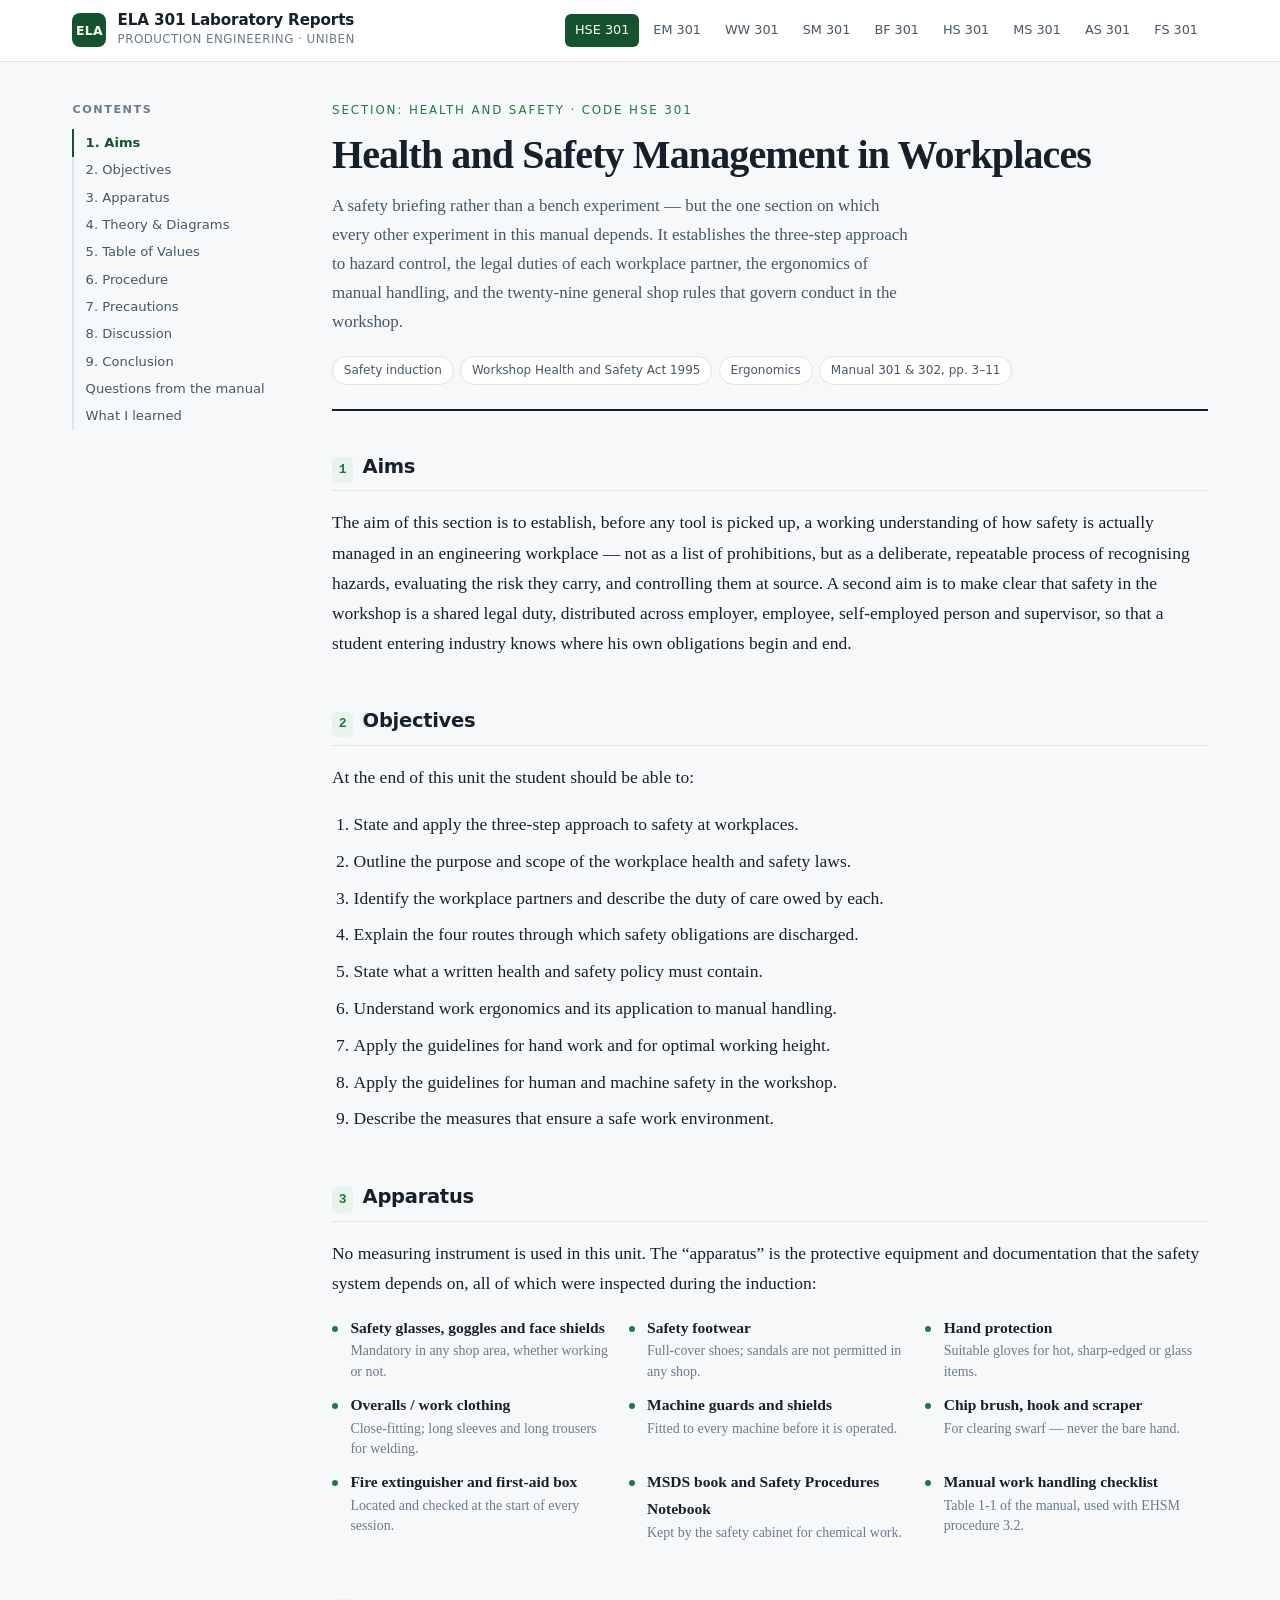
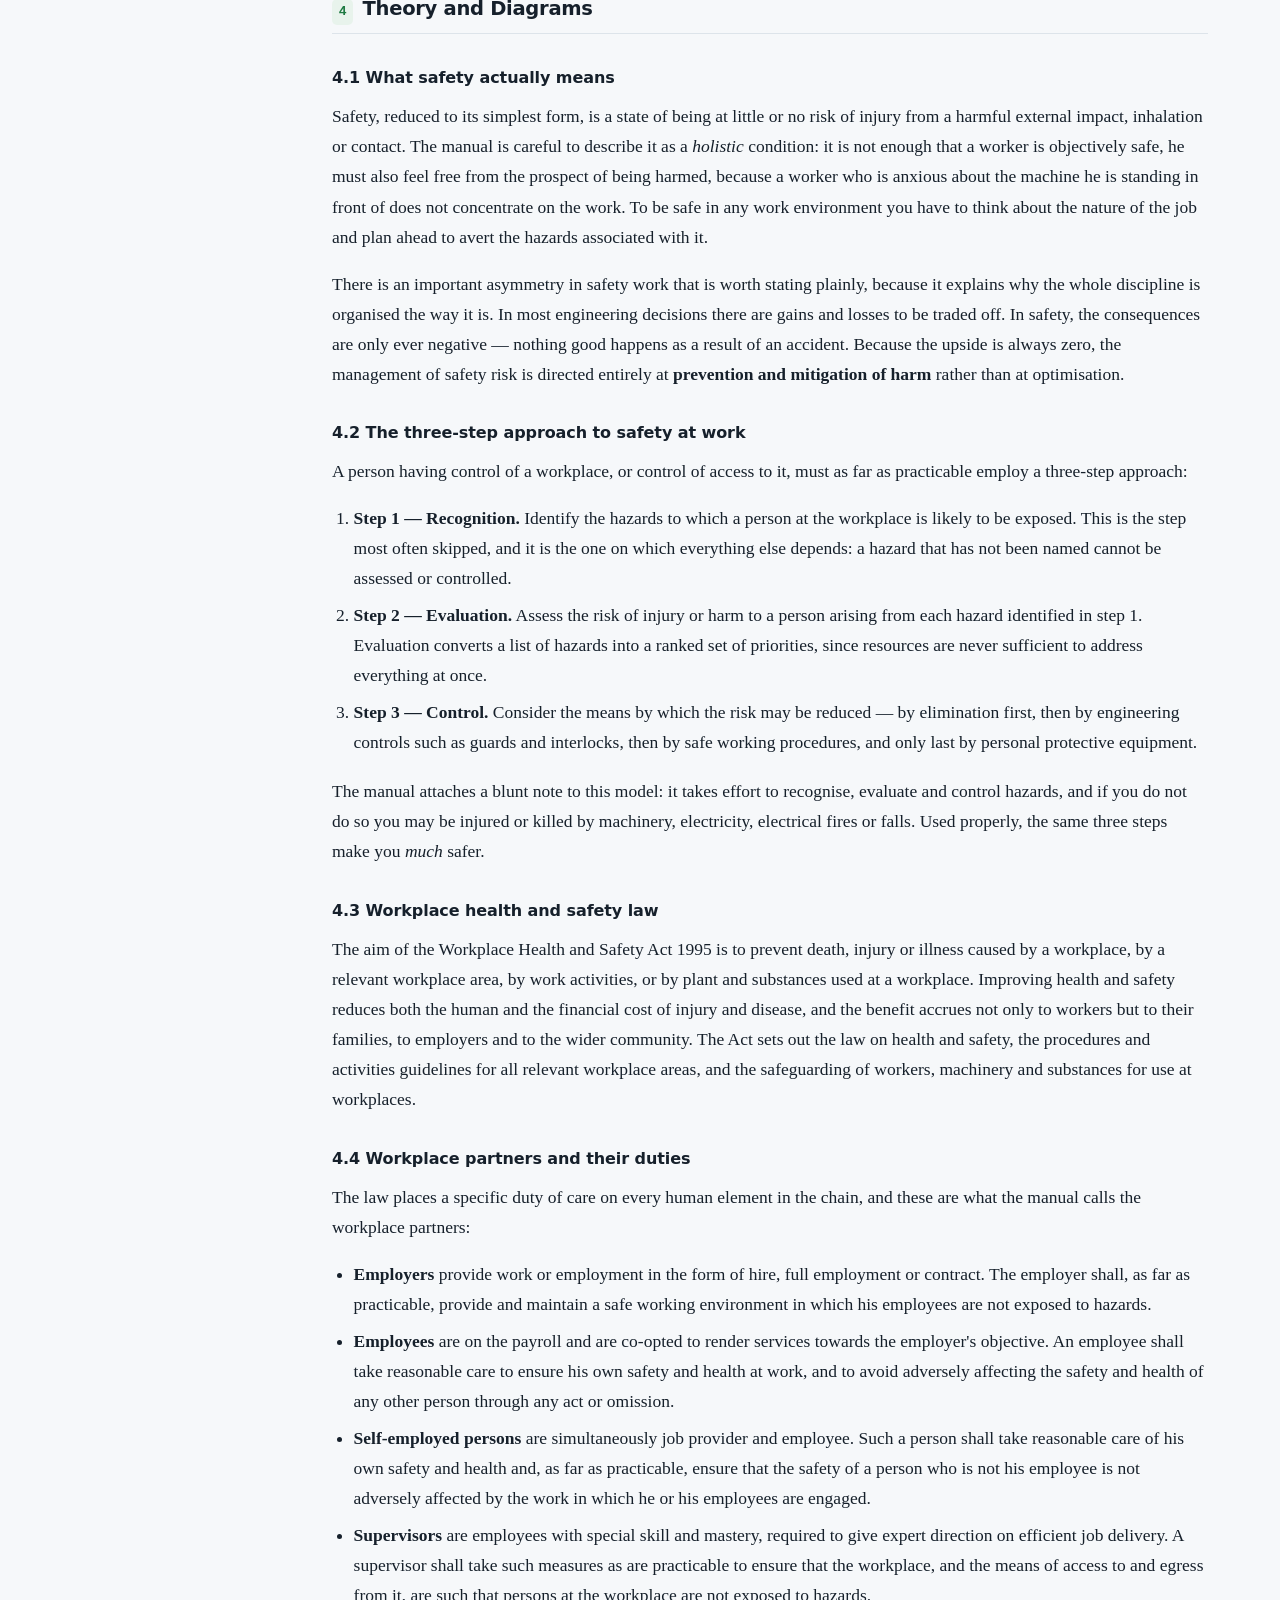
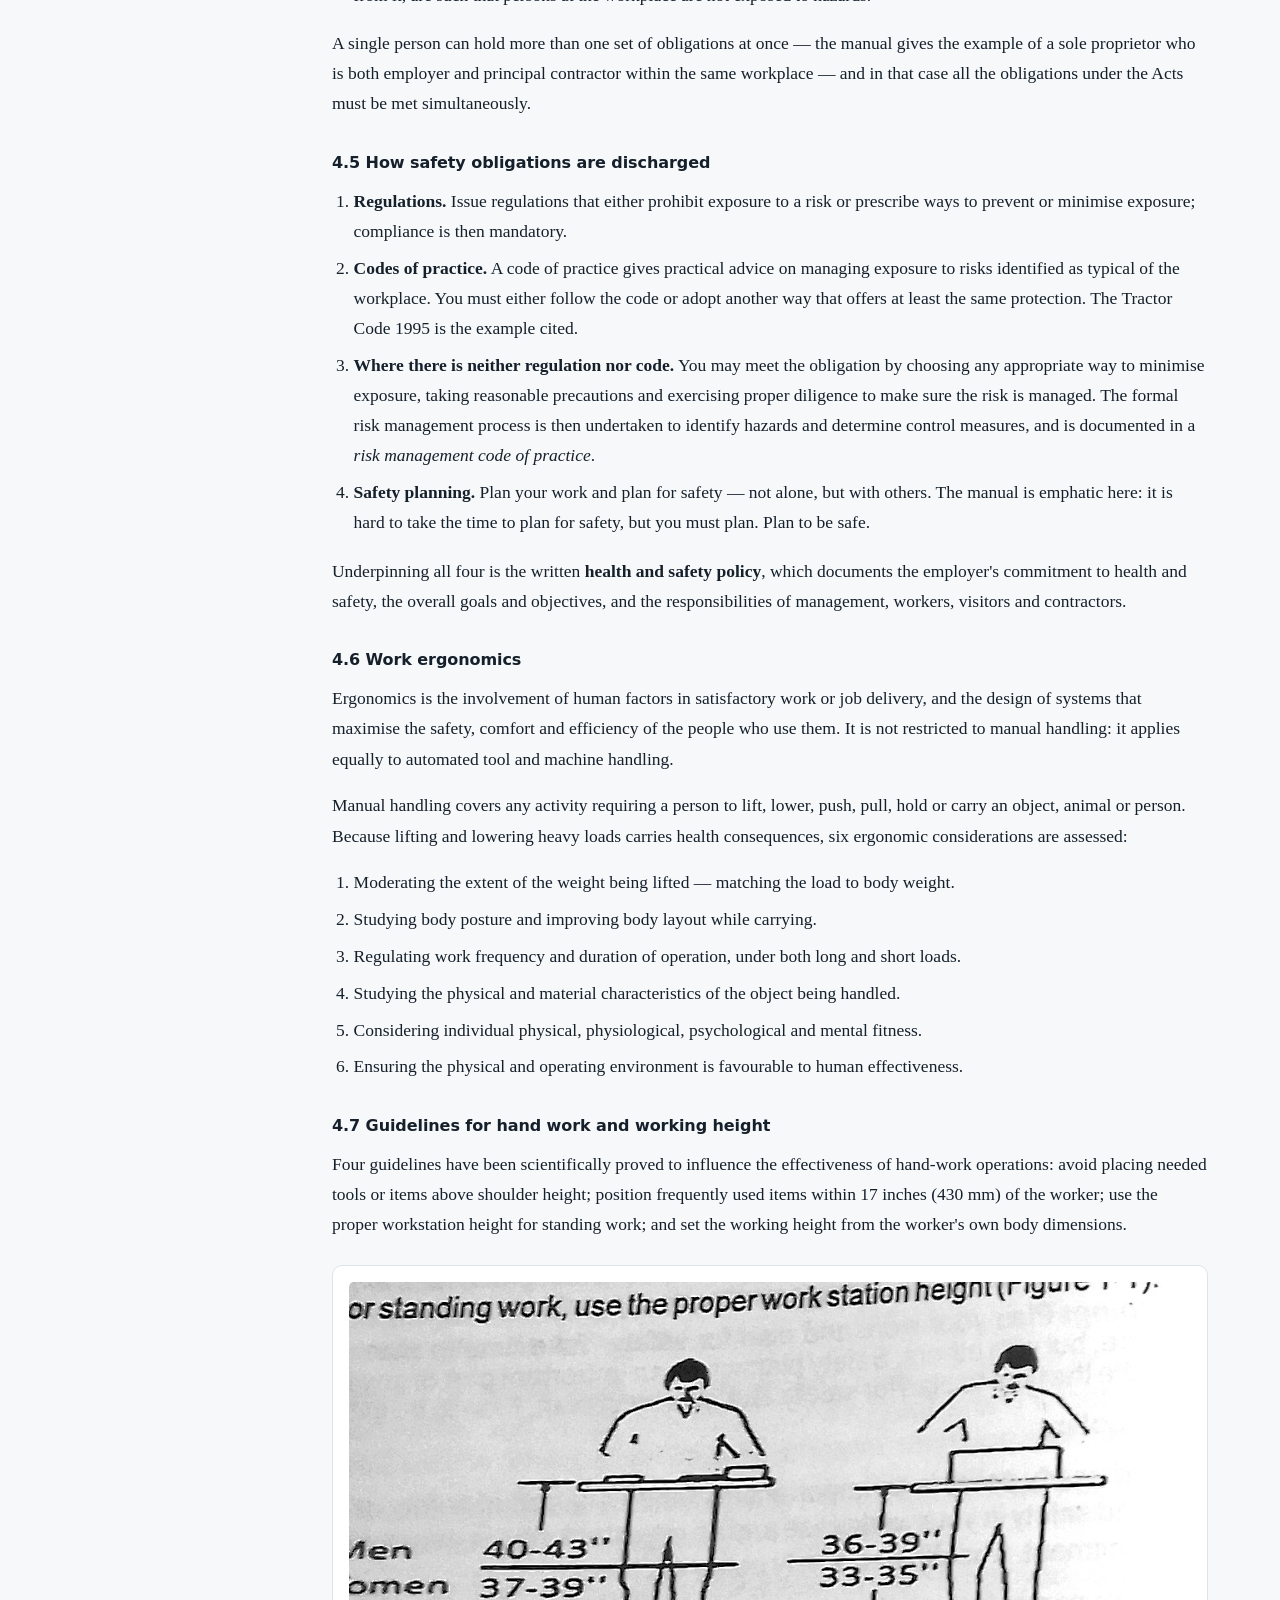
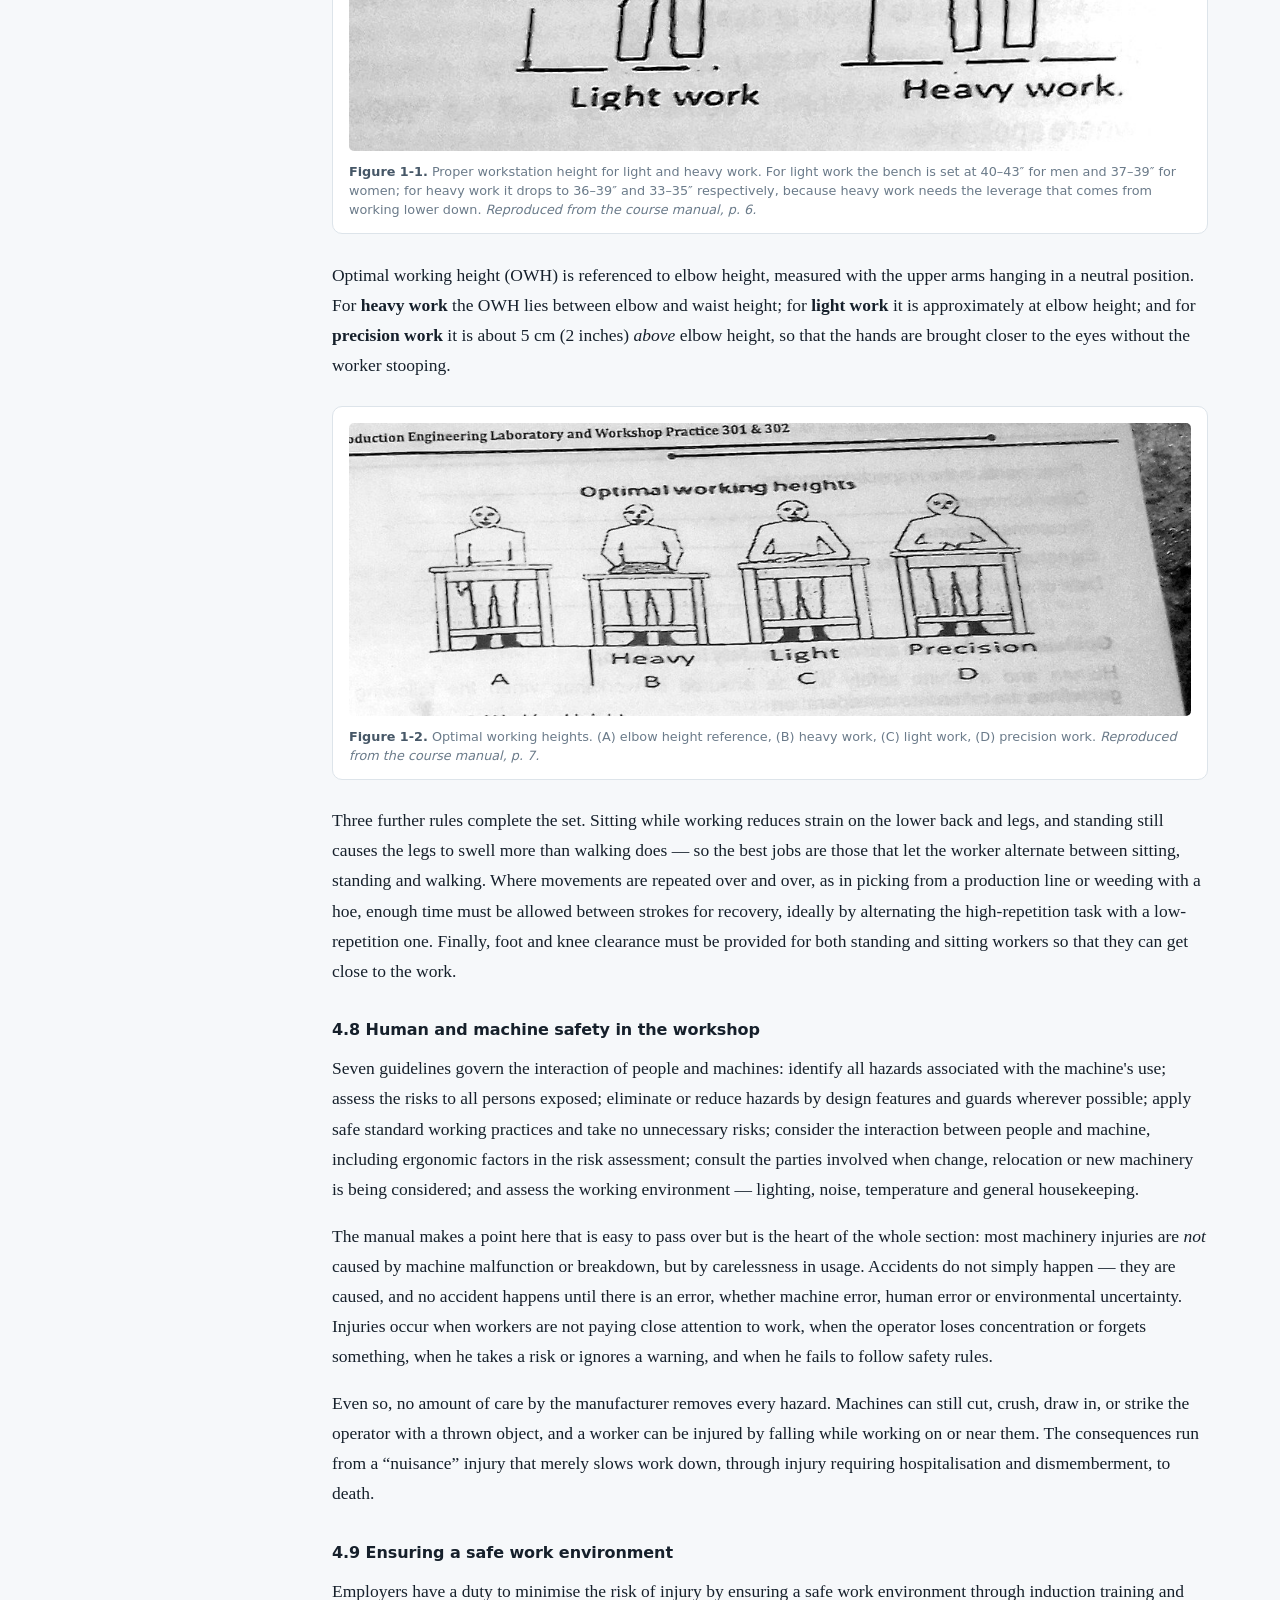
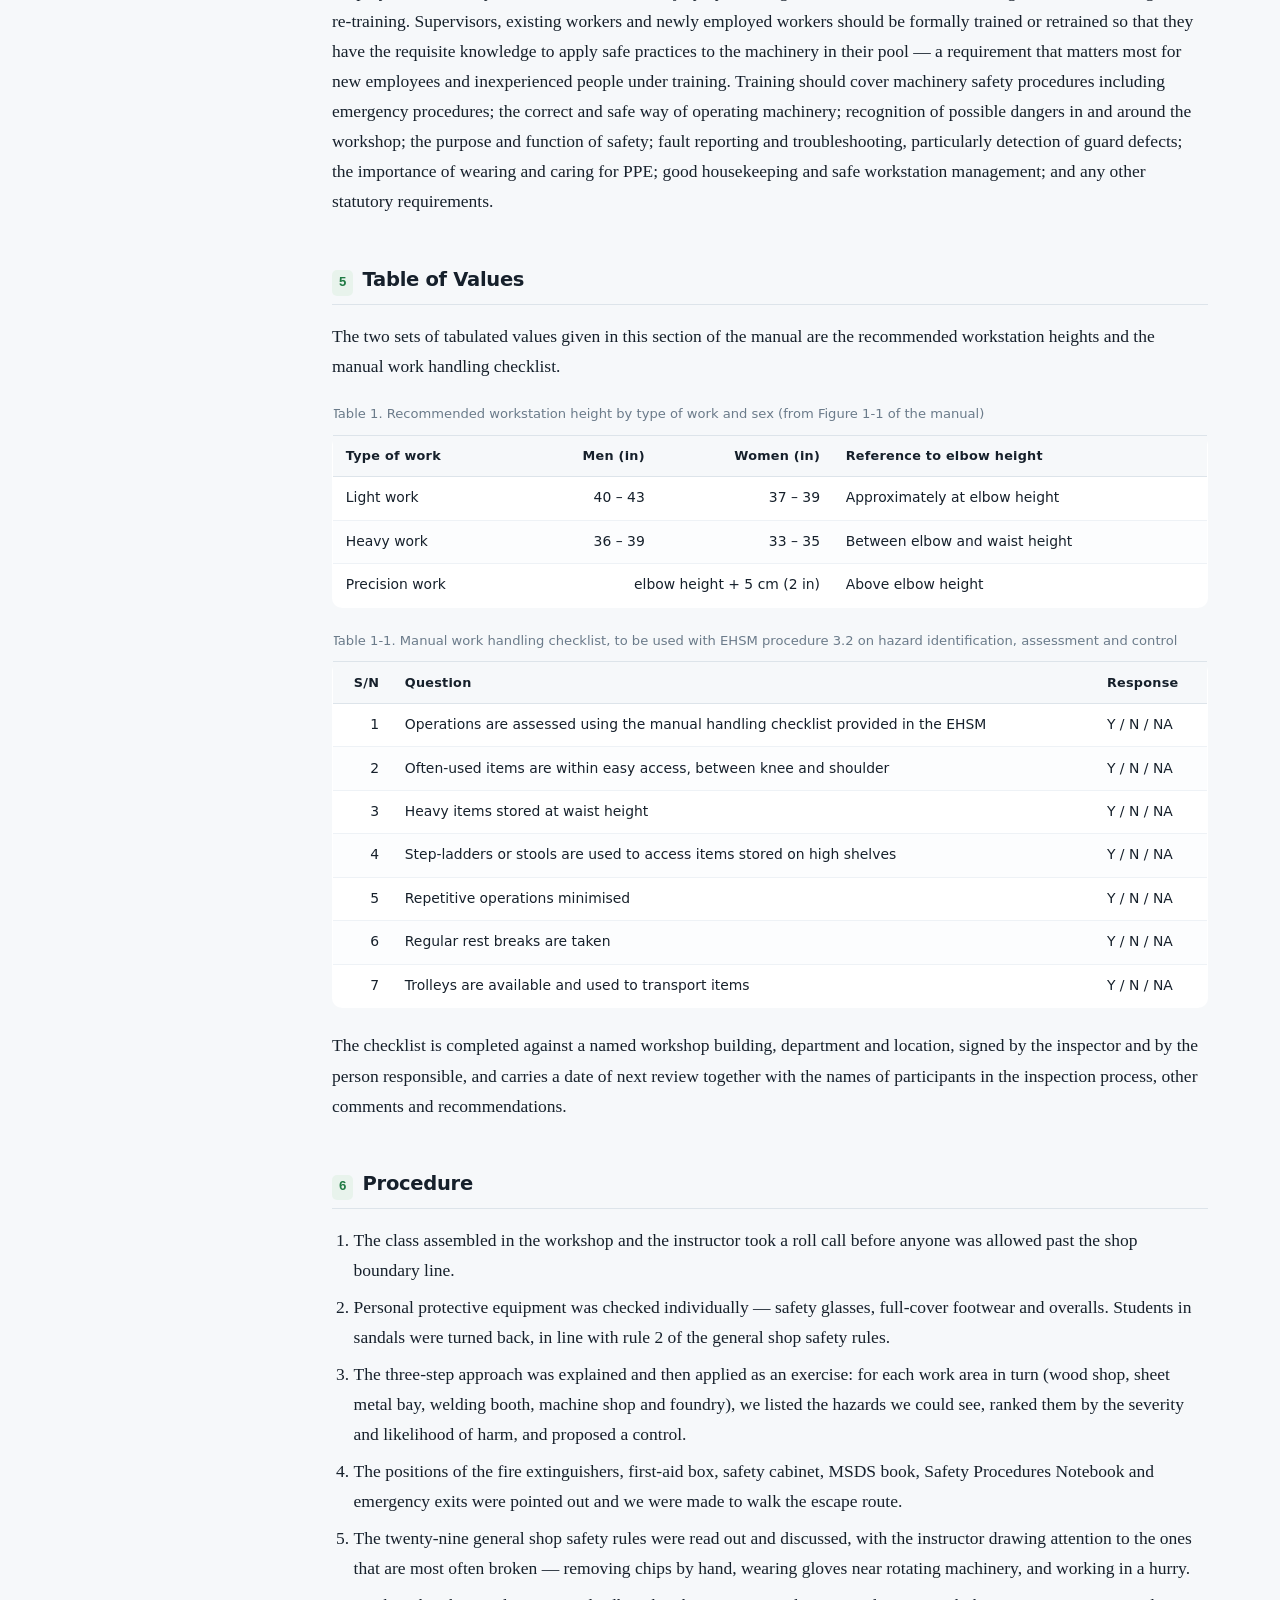
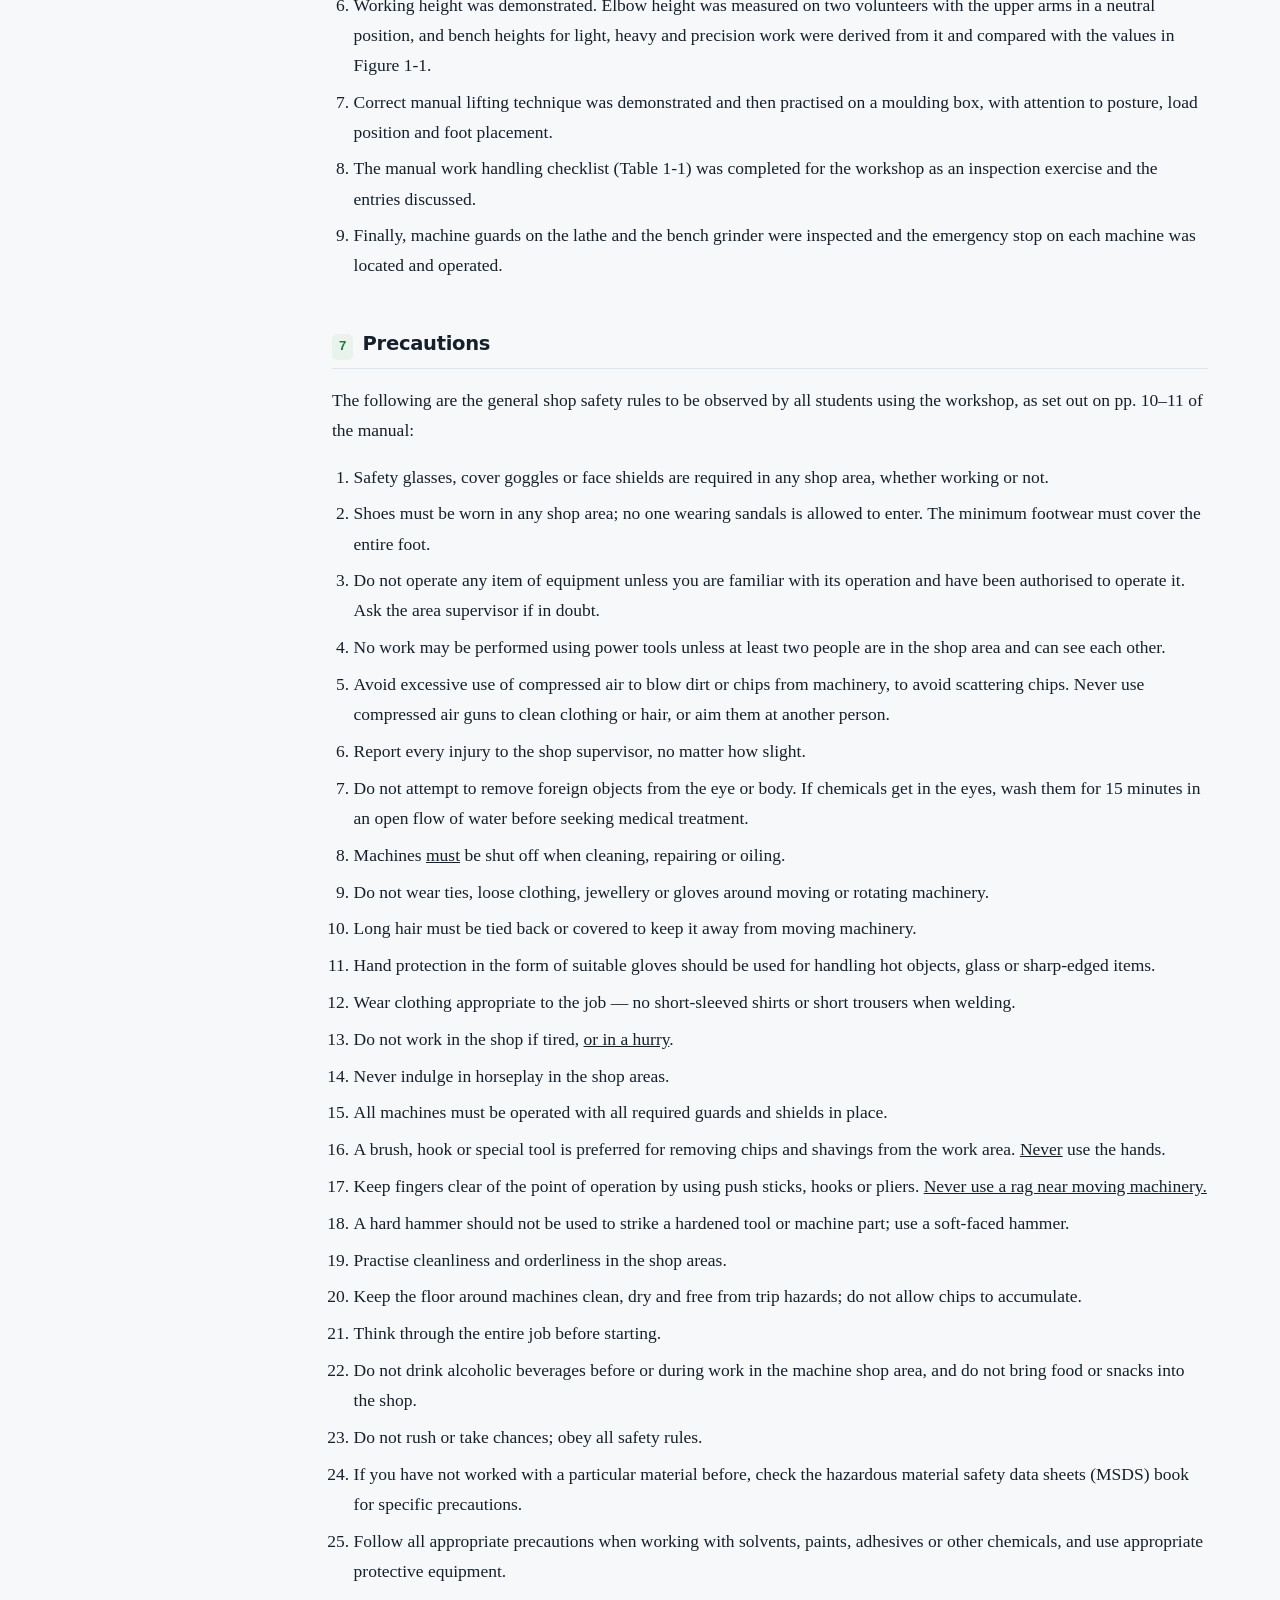
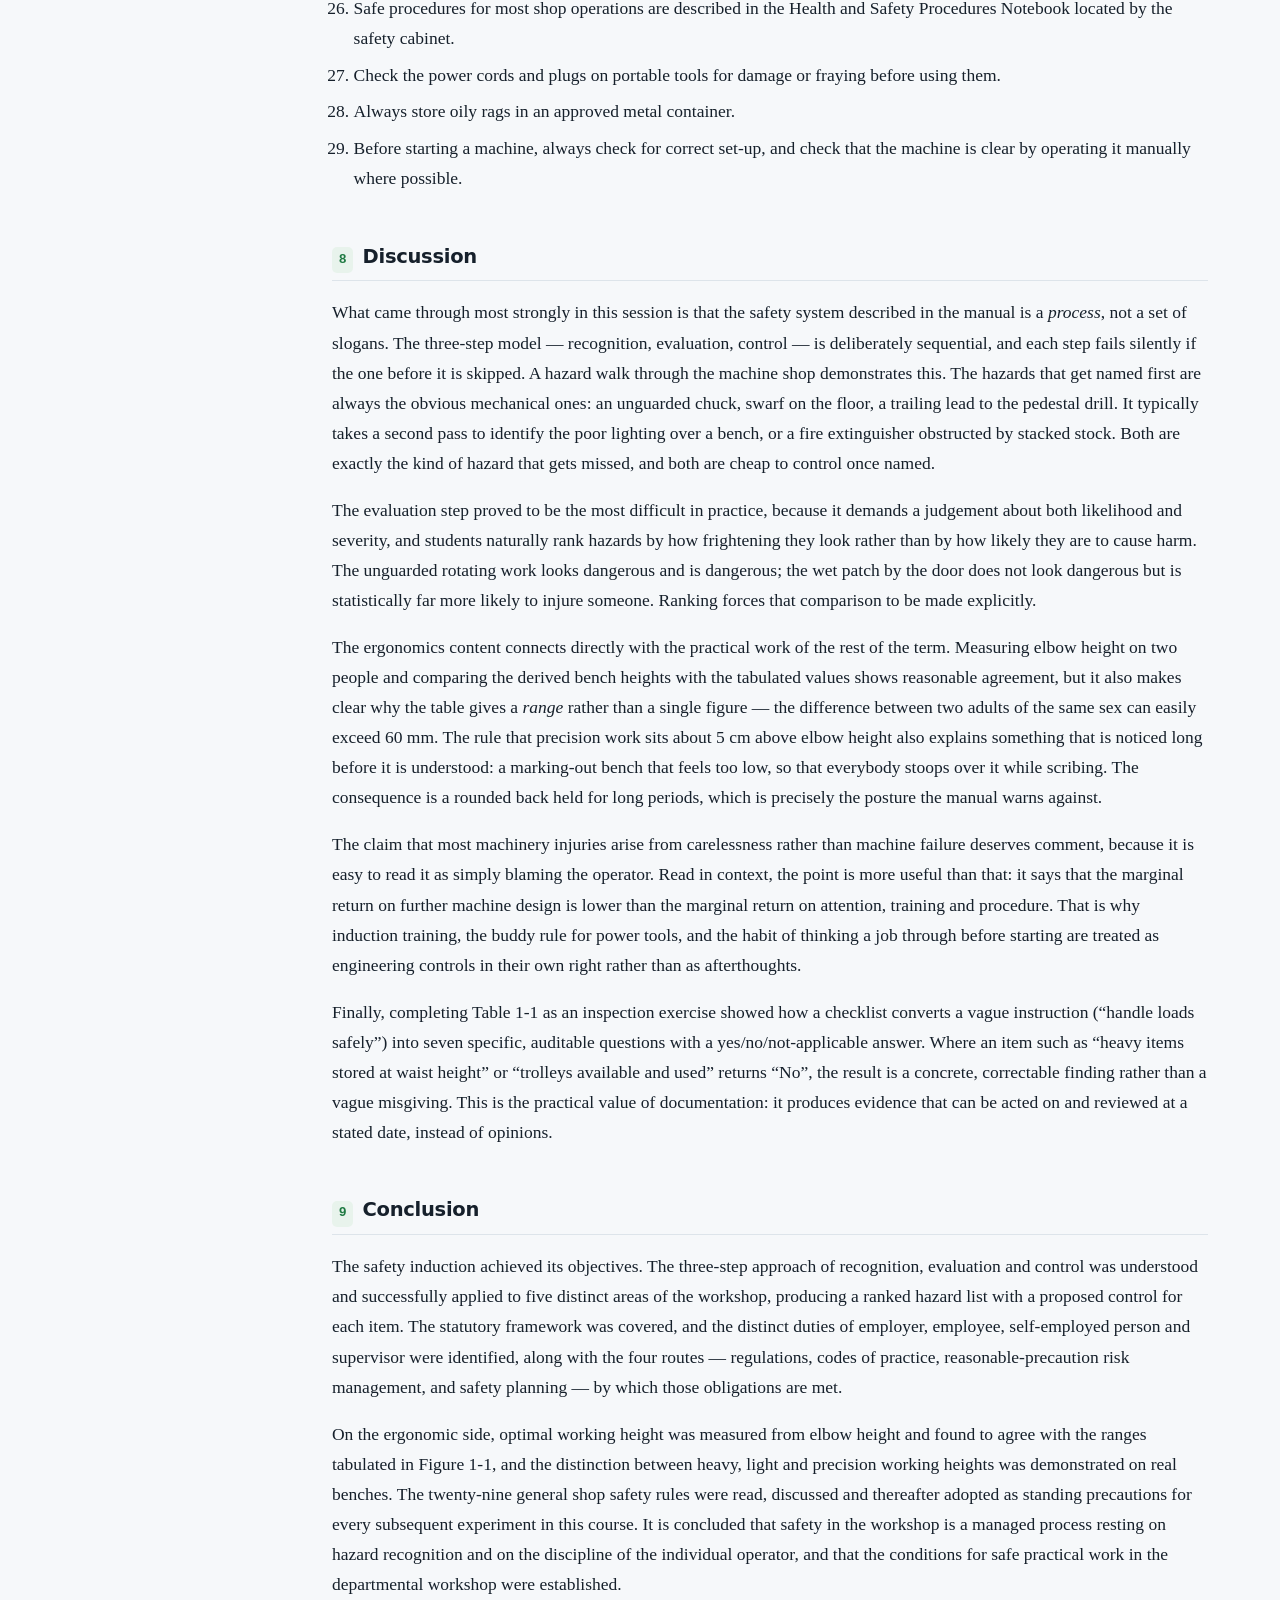
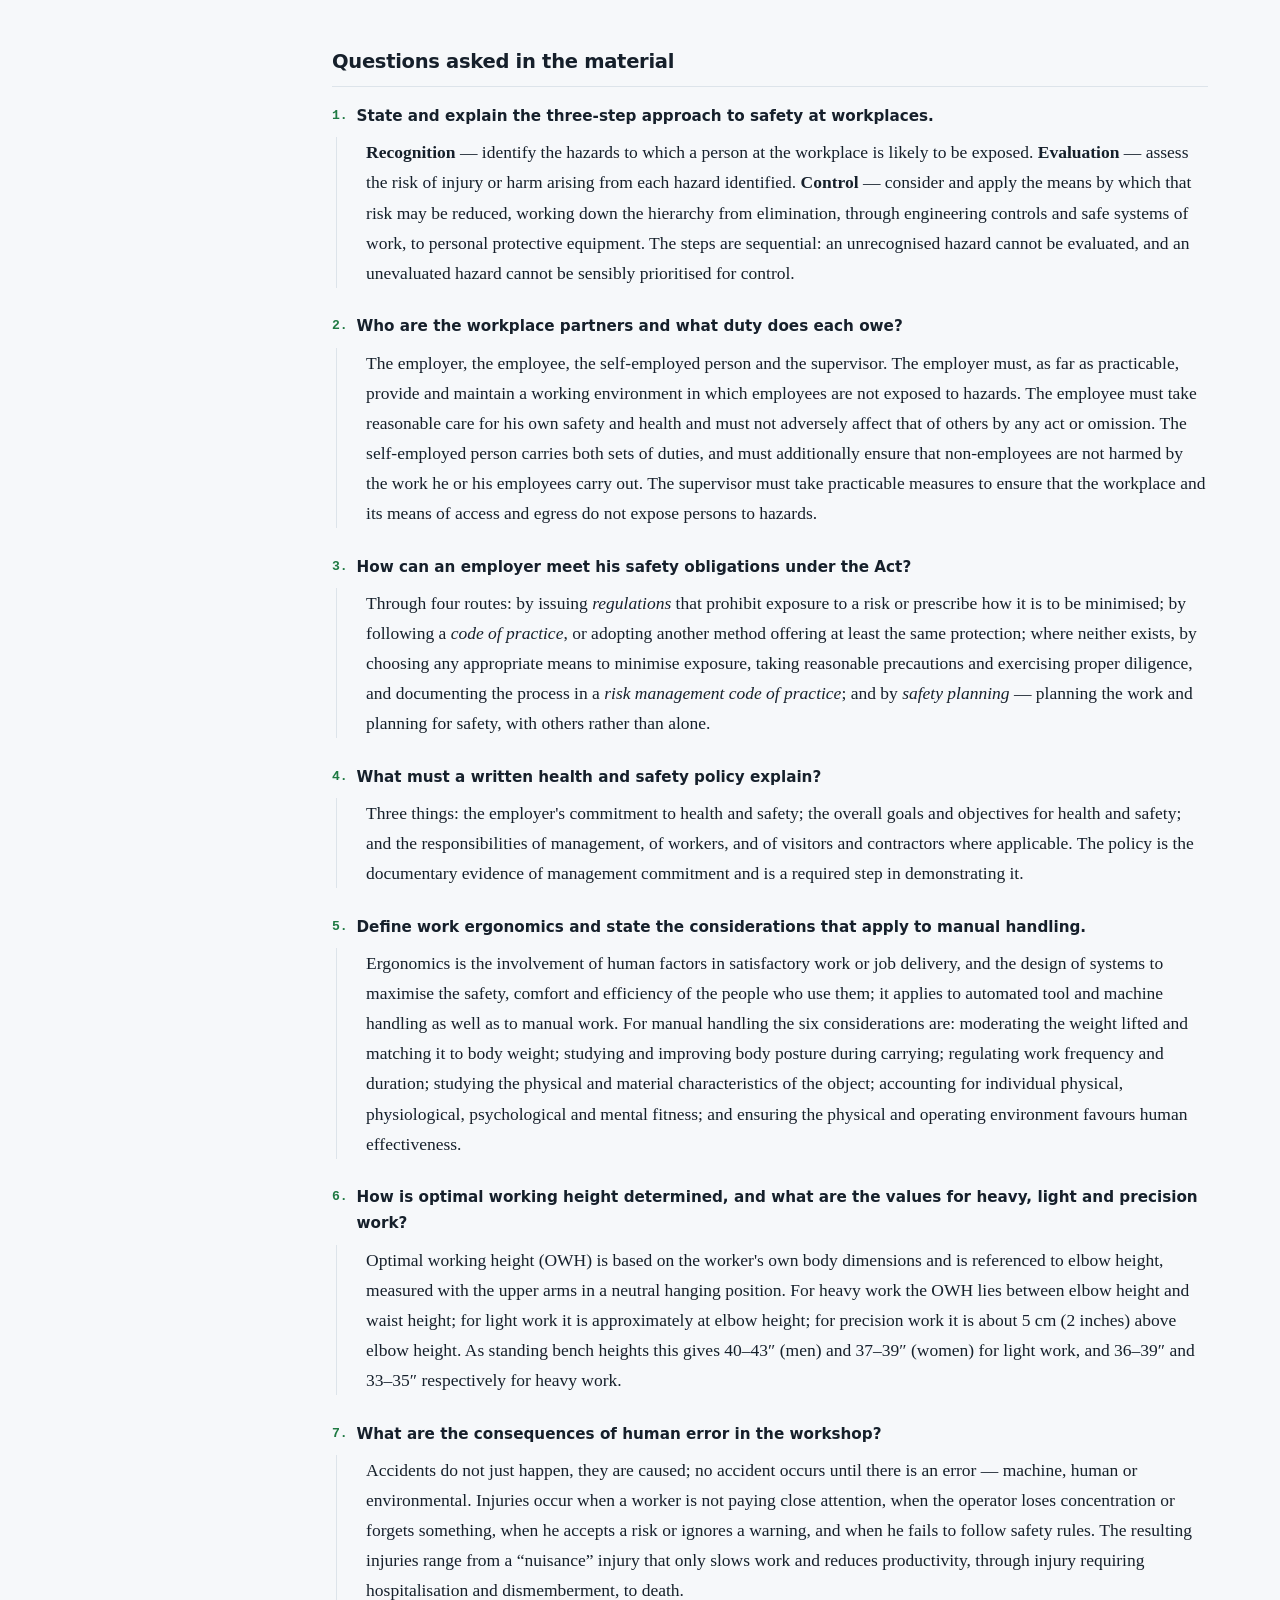
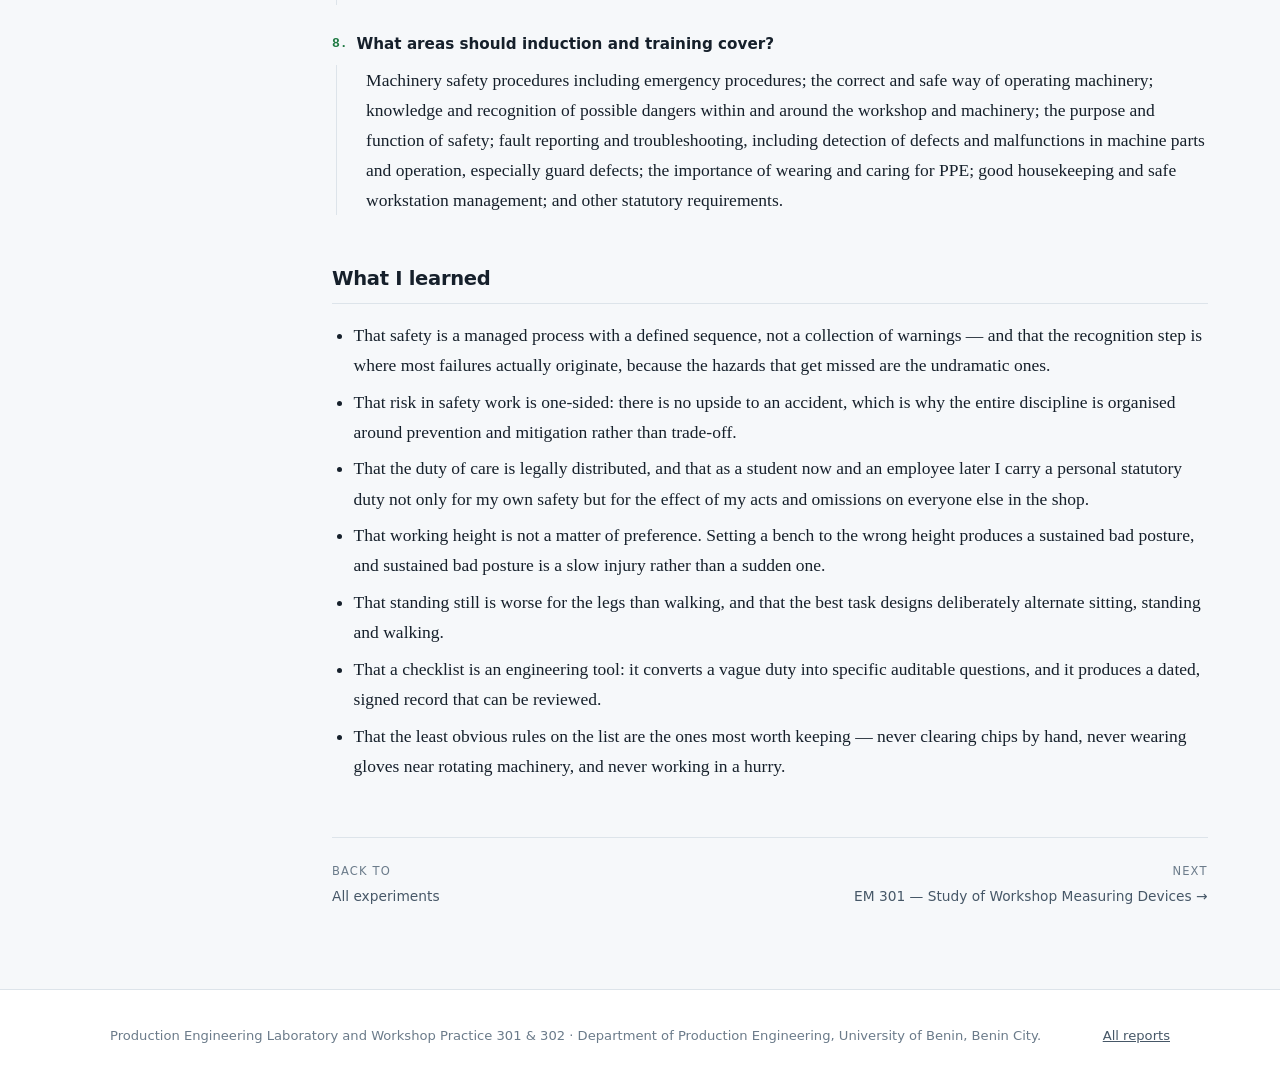
<file: site/reports/hse-301.html>
<!DOCTYPE html>
<html lang="en">
<head>
<meta charset="utf-8">
<meta name="viewport" content="width=device-width, initial-scale=1">
<title>HSE 301 — Health and Safety Management in Workplaces | ELA 301</title>
<meta name="description" content="Laboratory report on health and safety management in workplaces: the three-step approach, workplace partners and duties, ergonomics and general shop safety rules.">
<link rel="stylesheet" href="../assets/styles.css">
</head>
<body>

<header class="masthead">
  <div class="masthead-inner">
    <a class="brand" href="../index.html">
      <span class="brand-mark">ELA</span>
      <span class="brand-text">
        <strong>ELA 301 Laboratory Reports</strong>
        <span>Production Engineering &middot; UNIBEN</span>
      </span>
    </a>
    <nav>
      <a class="current" href="hse-301.html">HSE 301</a>
      <a href="em-301.html">EM 301</a>
      <a href="ww-301.html">WW 301</a>
      <a href="sm-301.html">SM 301</a>
      <a href="bf-301.html">BF 301</a>
      <a href="hs-301.html">HS 301</a>
      <a href="ms-301.html">MS 301</a>
      <a href="as-301.html">AS 301</a>
      <a href="fs-301.html">FS 301</a>
    </nav>
  </div>
</header>

<div class="report-layout">

  <aside class="toc">
    <h4>Contents</h4>
    <ol>
      <li><a href="#aims">1. Aims</a></li>
      <li><a href="#objectives">2. Objectives</a></li>
      <li><a href="#apparatus">3. Apparatus</a></li>
      <li><a href="#theory">4. Theory &amp; Diagrams</a></li>
      <li><a href="#values">5. Table of Values</a></li>
      <li><a href="#procedure">6. Procedure</a></li>
      <li><a href="#precautions">7. Precautions</a></li>
      <li><a href="#discussion">8. Discussion</a></li>
      <li><a href="#conclusion">9. Conclusion</a></li>
      <li><a href="#questions">Questions from the manual</a></li>
      <li><a href="#learned">What I learned</a></li>
    </ol>
  </aside>

  <article class="report">

    <header class="report-header">
      <p class="kicker">Section: Health and Safety &middot; Code HSE 301</p>
      <h1>Health and Safety Management in Workplaces</h1>
      <p class="standfirst">A safety briefing rather than a bench experiment — but the one section on which every other experiment in this manual depends. It establishes the three-step approach to hazard control, the legal duties of each workplace partner, the ergonomics of manual handling, and the twenty-nine general shop rules that govern conduct in the workshop.</p>
      <div class="tagrow">
        <span>Safety induction</span>
        <span>Workshop Health and Safety Act 1995</span>
        <span>Ergonomics</span>
        <span>Manual 301 &amp; 302, pp. 3&ndash;11</span>
      </div>
    </header>

    <section class="block" id="aims">
      <h2><span class="num">1</span> Aims</h2>
      <p>The aim of this section is to establish, before any tool is picked up, a working understanding of how safety is actually managed in an engineering workplace — not as a list of prohibitions, but as a deliberate, repeatable process of recognising hazards, evaluating the risk they carry, and controlling them at source. A second aim is to make clear that safety in the workshop is a shared legal duty, distributed across employer, employee, self-employed person and supervisor, so that a student entering industry knows where his own obligations begin and end.</p>
    </section>

    <section class="block" id="objectives">
      <h2><span class="num">2</span> Objectives</h2>
      <p>At the end of this unit the student should be able to:</p>
      <ol>
        <li>State and apply the three-step approach to safety at workplaces.</li>
        <li>Outline the purpose and scope of the workplace health and safety laws.</li>
        <li>Identify the workplace partners and describe the duty of care owed by each.</li>
        <li>Explain the four routes through which safety obligations are discharged.</li>
        <li>State what a written health and safety policy must contain.</li>
        <li>Understand work ergonomics and its application to manual handling.</li>
        <li>Apply the guidelines for hand work and for optimal working height.</li>
        <li>Apply the guidelines for human and machine safety in the workshop.</li>
        <li>Describe the measures that ensure a safe work environment.</li>
      </ol>
    </section>

    <section class="block" id="apparatus">
      <h2><span class="num">3</span> Apparatus</h2>
      <p>No measuring instrument is used in this unit. The &ldquo;apparatus&rdquo; is the protective equipment and documentation that the safety system depends on, all of which were inspected during the induction:</p>
      <ul class="apparatus">
        <li><b>Safety glasses, goggles and face shields</b><span>Mandatory in any shop area, whether working or not.</span></li>
        <li><b>Safety footwear</b><span>Full-cover shoes; sandals are not permitted in any shop.</span></li>
        <li><b>Hand protection</b><span>Suitable gloves for hot, sharp-edged or glass items.</span></li>
        <li><b>Overalls / work clothing</b><span>Close-fitting; long sleeves and long trousers for welding.</span></li>
        <li><b>Machine guards and shields</b><span>Fitted to every machine before it is operated.</span></li>
        <li><b>Chip brush, hook and scraper</b><span>For clearing swarf &mdash; never the bare hand.</span></li>
        <li><b>Fire extinguisher and first-aid box</b><span>Located and checked at the start of every session.</span></li>
        <li><b>MSDS book and Safety Procedures Notebook</b><span>Kept by the safety cabinet for chemical work.</span></li>
        <li><b>Manual work handling checklist</b><span>Table 1-1 of the manual, used with EHSM procedure 3.2.</span></li>
      </ul>
    </section>

    <section class="block" id="theory">
      <h2><span class="num">4</span> Theory and Diagrams</h2>

      <h3>4.1 What safety actually means</h3>
      <p>Safety, reduced to its simplest form, is a state of being at little or no risk of injury from a harmful external impact, inhalation or contact. The manual is careful to describe it as a <em>holistic</em> condition: it is not enough that a worker is objectively safe, he must also feel free from the prospect of being harmed, because a worker who is anxious about the machine he is standing in front of does not concentrate on the work. To be safe in any work environment you have to think about the nature of the job and plan ahead to avert the hazards associated with it.</p>
      <p>There is an important asymmetry in safety work that is worth stating plainly, because it explains why the whole discipline is organised the way it is. In most engineering decisions there are gains and losses to be traded off. In safety, the consequences are only ever negative — nothing good happens as a result of an accident. Because the upside is always zero, the management of safety risk is directed entirely at <strong>prevention and mitigation of harm</strong> rather than at optimisation.</p>

      <h3>4.2 The three-step approach to safety at work</h3>
      <p>A person having control of a workplace, or control of access to it, must as far as practicable employ a three-step approach:</p>
      <ol>
        <li><strong>Step 1 &mdash; Recognition.</strong> Identify the hazards to which a person at the workplace is likely to be exposed. This is the step most often skipped, and it is the one on which everything else depends: a hazard that has not been named cannot be assessed or controlled.</li>
        <li><strong>Step 2 &mdash; Evaluation.</strong> Assess the risk of injury or harm to a person arising from each hazard identified in step 1. Evaluation converts a list of hazards into a ranked set of priorities, since resources are never sufficient to address everything at once.</li>
        <li><strong>Step 3 &mdash; Control.</strong> Consider the means by which the risk may be reduced — by elimination first, then by engineering controls such as guards and interlocks, then by safe working procedures, and only last by personal protective equipment.</li>
      </ol>
      <p>The manual attaches a blunt note to this model: it takes effort to recognise, evaluate and control hazards, and if you do not do so you may be injured or killed by machinery, electricity, electrical fires or falls. Used properly, the same three steps make you <em>much</em> safer.</p>

      <h3>4.3 Workplace health and safety law</h3>
      <p>The aim of the Workplace Health and Safety Act 1995 is to prevent death, injury or illness caused by a workplace, by a relevant workplace area, by work activities, or by plant and substances used at a workplace. Improving health and safety reduces both the human and the financial cost of injury and disease, and the benefit accrues not only to workers but to their families, to employers and to the wider community. The Act sets out the law on health and safety, the procedures and activities guidelines for all relevant workplace areas, and the safeguarding of workers, machinery and substances for use at workplaces.</p>

      <h3>4.4 Workplace partners and their duties</h3>
      <p>The law places a specific duty of care on every human element in the chain, and these are what the manual calls the workplace partners:</p>
      <ul>
        <li><strong>Employers</strong> provide work or employment in the form of hire, full employment or contract. The employer shall, as far as practicable, provide and maintain a safe working environment in which his employees are not exposed to hazards.</li>
        <li><strong>Employees</strong> are on the payroll and are co-opted to render services towards the employer's objective. An employee shall take reasonable care to ensure his own safety and health at work, and to avoid adversely affecting the safety and health of any other person through any act or omission.</li>
        <li><strong>Self-employed persons</strong> are simultaneously job provider and employee. Such a person shall take reasonable care of his own safety and health and, as far as practicable, ensure that the safety of a person who is not his employee is not adversely affected by the work in which he or his employees are engaged.</li>
        <li><strong>Supervisors</strong> are employees with special skill and mastery, required to give expert direction on efficient job delivery. A supervisor shall take such measures as are practicable to ensure that the workplace, and the means of access to and egress from it, are such that persons at the workplace are not exposed to hazards.</li>
      </ul>
      <p>A single person can hold more than one set of obligations at once — the manual gives the example of a sole proprietor who is both employer and principal contractor within the same workplace — and in that case all the obligations under the Acts must be met simultaneously.</p>

      <h3>4.5 How safety obligations are discharged</h3>
      <ol>
        <li><strong>Regulations.</strong> Issue regulations that either prohibit exposure to a risk or prescribe ways to prevent or minimise exposure; compliance is then mandatory.</li>
        <li><strong>Codes of practice.</strong> A code of practice gives practical advice on managing exposure to risks identified as typical of the workplace. You must either follow the code or adopt another way that offers at least the same protection. The Tractor Code 1995 is the example cited.</li>
        <li><strong>Where there is neither regulation nor code.</strong> You may meet the obligation by choosing any appropriate way to minimise exposure, taking reasonable precautions and exercising proper diligence to make sure the risk is managed. The formal risk management process is then undertaken to identify hazards and determine control measures, and is documented in a <em>risk management code of practice</em>.</li>
        <li><strong>Safety planning.</strong> Plan your work and plan for safety — not alone, but with others. The manual is emphatic here: it is hard to take the time to plan for safety, but you must plan. Plan to be safe.</li>
      </ol>
      <p>Underpinning all four is the written <strong>health and safety policy</strong>, which documents the employer's commitment to health and safety, the overall goals and objectives, and the responsibilities of management, workers, visitors and contractors.</p>

      <h3>4.6 Work ergonomics</h3>
      <p>Ergonomics is the involvement of human factors in satisfactory work or job delivery, and the design of systems that maximise the safety, comfort and efficiency of the people who use them. It is not restricted to manual handling: it applies equally to automated tool and machine handling.</p>
      <p>Manual handling covers any activity requiring a person to lift, lower, push, pull, hold or carry an object, animal or person. Because lifting and lowering heavy loads carries health consequences, six ergonomic considerations are assessed:</p>
      <ol>
        <li>Moderating the extent of the weight being lifted — matching the load to body weight.</li>
        <li>Studying body posture and improving body layout while carrying.</li>
        <li>Regulating work frequency and duration of operation, under both long and short loads.</li>
        <li>Studying the physical and material characteristics of the object being handled.</li>
        <li>Considering individual physical, physiological, psychological and mental fitness.</li>
        <li>Ensuring the physical and operating environment is favourable to human effectiveness.</li>
      </ol>

      <h3>4.7 Guidelines for hand work and working height</h3>
      <p>Four guidelines have been scientifically proved to influence the effectiveness of hand-work operations: avoid placing needed tools or items above shoulder height; position frequently used items within 17 inches (430 mm) of the worker; use the proper workstation height for standing work; and set the working height from the worker's own body dimensions.</p>

      <figure>
        <img src="../assets/diagrams/hse-workstation-height.jpg" alt="Diagram of two workers at benches showing recommended workstation heights for light work and heavy work, in inches, for men and women">
        <figcaption><b>Figure 1-1.</b> Proper workstation height for light and heavy work. For light work the bench is set at 40&ndash;43&Prime; for men and 37&ndash;39&Prime; for women; for heavy work it drops to 36&ndash;39&Prime; and 33&ndash;35&Prime; respectively, because heavy work needs the leverage that comes from working lower down. <em>Reproduced from the course manual, p. 6.</em></figcaption>
      </figure>

      <p>Optimal working height (OWH) is referenced to elbow height, measured with the upper arms hanging in a neutral position. For <strong>heavy work</strong> the OWH lies between elbow and waist height; for <strong>light work</strong> it is approximately at elbow height; and for <strong>precision work</strong> it is about 5 cm (2 inches) <em>above</em> elbow height, so that the hands are brought closer to the eyes without the worker stooping.</p>

      <figure>
        <img src="../assets/diagrams/hse-working-heights.jpg" alt="Four figures at benches illustrating elbow height reference and optimal working heights for heavy, light and precision work">
        <figcaption><b>Figure 1-2.</b> Optimal working heights. (A) elbow height reference, (B) heavy work, (C) light work, (D) precision work. <em>Reproduced from the course manual, p. 7.</em></figcaption>
      </figure>

      <p>Three further rules complete the set. Sitting while working reduces strain on the lower back and legs, and standing still causes the legs to swell more than walking does — so the best jobs are those that let the worker alternate between sitting, standing and walking. Where movements are repeated over and over, as in picking from a production line or weeding with a hoe, enough time must be allowed between strokes for recovery, ideally by alternating the high-repetition task with a low-repetition one. Finally, foot and knee clearance must be provided for both standing and sitting workers so that they can get close to the work.</p>

      <h3>4.8 Human and machine safety in the workshop</h3>
      <p>Seven guidelines govern the interaction of people and machines: identify all hazards associated with the machine's use; assess the risks to all persons exposed; eliminate or reduce hazards by design features and guards wherever possible; apply safe standard working practices and take no unnecessary risks; consider the interaction between people and machine, including ergonomic factors in the risk assessment; consult the parties involved when change, relocation or new machinery is being considered; and assess the working environment — lighting, noise, temperature and general housekeeping.</p>
      <p>The manual makes a point here that is easy to pass over but is the heart of the whole section: most machinery injuries are <em>not</em> caused by machine malfunction or breakdown, but by carelessness in usage. Accidents do not simply happen — they are caused, and no accident happens until there is an error, whether machine error, human error or environmental uncertainty. Injuries occur when workers are not paying close attention to work, when the operator loses concentration or forgets something, when he takes a risk or ignores a warning, and when he fails to follow safety rules.</p>
      <p>Even so, no amount of care by the manufacturer removes every hazard. Machines can still cut, crush, draw in, or strike the operator with a thrown object, and a worker can be injured by falling while working on or near them. The consequences run from a &ldquo;nuisance&rdquo; injury that merely slows work down, through injury requiring hospitalisation and dismemberment, to death.</p>

      <h3>4.9 Ensuring a safe work environment</h3>
      <p>Employers have a duty to minimise the risk of injury by ensuring a safe work environment through induction training and re-training. Supervisors, existing workers and newly employed workers should be formally trained or retrained so that they have the requisite knowledge to apply safe practices to the machinery in their pool — a requirement that matters most for new employees and inexperienced people under training. Training should cover machinery safety procedures including emergency procedures; the correct and safe way of operating machinery; recognition of possible dangers in and around the workshop; the purpose and function of safety; fault reporting and troubleshooting, particularly detection of guard defects; the importance of wearing and caring for PPE; good housekeeping and safe workstation management; and any other statutory requirements.</p>
    </section>

    <section class="block" id="values">
      <h2><span class="num">5</span> Table of Values</h2>
      <p>The two sets of tabulated values given in this section of the manual are the recommended workstation heights and the manual work handling checklist.</p>

      <div class="table-wrap">
        <table>
          <caption>Table 1. Recommended workstation height by type of work and sex (from Figure 1-1 of the manual)</caption>
          <thead>
            <tr><th>Type of work</th><th class="num">Men (in)</th><th class="num">Women (in)</th><th>Reference to elbow height</th></tr>
          </thead>
          <tbody>
            <tr><td>Light work</td><td class="num">40 &ndash; 43</td><td class="num">37 &ndash; 39</td><td>Approximately at elbow height</td></tr>
            <tr><td>Heavy work</td><td class="num">36 &ndash; 39</td><td class="num">33 &ndash; 35</td><td>Between elbow and waist height</td></tr>
            <tr><td>Precision work</td><td colspan="2" class="num">elbow height + 5 cm (2 in)</td><td>Above elbow height</td></tr>
          </tbody>
        </table>
      </div>

      <div class="table-wrap">
        <table>
          <caption>Table 1-1. Manual work handling checklist, to be used with EHSM procedure 3.2 on hazard identification, assessment and control</caption>
          <thead>
            <tr><th class="num">S/N</th><th>Question</th><th>Response</th></tr>
          </thead>
          <tbody>
            <tr><td class="num">1</td><td>Operations are assessed using the manual handling checklist provided in the EHSM</td><td>Y / N / NA</td></tr>
            <tr><td class="num">2</td><td>Often-used items are within easy access, between knee and shoulder</td><td>Y / N / NA</td></tr>
            <tr><td class="num">3</td><td>Heavy items stored at waist height</td><td>Y / N / NA</td></tr>
            <tr><td class="num">4</td><td>Step-ladders or stools are used to access items stored on high shelves</td><td>Y / N / NA</td></tr>
            <tr><td class="num">5</td><td>Repetitive operations minimised</td><td>Y / N / NA</td></tr>
            <tr><td class="num">6</td><td>Regular rest breaks are taken</td><td>Y / N / NA</td></tr>
            <tr><td class="num">7</td><td>Trolleys are available and used to transport items</td><td>Y / N / NA</td></tr>
          </tbody>
        </table>
      </div>
      <p>The checklist is completed against a named workshop building, department and location, signed by the inspector and by the person responsible, and carries a date of next review together with the names of participants in the inspection process, other comments and recommendations.</p>
    </section>

    <section class="block" id="procedure">
      <h2><span class="num">6</span> Procedure</h2>
      <ol>
        <li>The class assembled in the workshop and the instructor took a roll call before anyone was allowed past the shop boundary line.</li>
        <li>Personal protective equipment was checked individually — safety glasses, full-cover footwear and overalls. Students in sandals were turned back, in line with rule 2 of the general shop safety rules.</li>
        <li>The three-step approach was explained and then applied as an exercise: for each work area in turn (wood shop, sheet metal bay, welding booth, machine shop and foundry), we listed the hazards we could see, ranked them by the severity and likelihood of harm, and proposed a control.</li>
        <li>The positions of the fire extinguishers, first-aid box, safety cabinet, MSDS book, Safety Procedures Notebook and emergency exits were pointed out and we were made to walk the escape route.</li>
        <li>The twenty-nine general shop safety rules were read out and discussed, with the instructor drawing attention to the ones that are most often broken — removing chips by hand, wearing gloves near rotating machinery, and working in a hurry.</li>
        <li>Working height was demonstrated. Elbow height was measured on two volunteers with the upper arms in a neutral position, and bench heights for light, heavy and precision work were derived from it and compared with the values in Figure 1-1.</li>
        <li>Correct manual lifting technique was demonstrated and then practised on a moulding box, with attention to posture, load position and foot placement.</li>
        <li>The manual work handling checklist (Table 1-1) was completed for the workshop as an inspection exercise and the entries discussed.</li>
        <li>Finally, machine guards on the lathe and the bench grinder were inspected and the emergency stop on each machine was located and operated.</li>
      </ol>
    </section>

    <section class="block" id="precautions">
      <h2><span class="num">7</span> Precautions</h2>
      <p>The following are the general shop safety rules to be observed by all students using the workshop, as set out on pp. 10&ndash;11 of the manual:</p>
      <ol>
        <li>Safety glasses, cover goggles or face shields are required in any shop area, whether working or not.</li>
        <li>Shoes must be worn in any shop area; no one wearing sandals is allowed to enter. The minimum footwear must cover the entire foot.</li>
        <li>Do not operate any item of equipment unless you are familiar with its operation and have been authorised to operate it. Ask the area supervisor if in doubt.</li>
        <li>No work may be performed using power tools unless at least two people are in the shop area and can see each other.</li>
        <li>Avoid excessive use of compressed air to blow dirt or chips from machinery, to avoid scattering chips. Never use compressed air guns to clean clothing or hair, or aim them at another person.</li>
        <li>Report every injury to the shop supervisor, no matter how slight.</li>
        <li>Do not attempt to remove foreign objects from the eye or body. If chemicals get in the eyes, wash them for 15 minutes in an open flow of water before seeking medical treatment.</li>
        <li>Machines <u>must</u> be shut off when cleaning, repairing or oiling.</li>
        <li>Do not wear ties, loose clothing, jewellery or gloves around moving or rotating machinery.</li>
        <li>Long hair must be tied back or covered to keep it away from moving machinery.</li>
        <li>Hand protection in the form of suitable gloves should be used for handling hot objects, glass or sharp-edged items.</li>
        <li>Wear clothing appropriate to the job — no short-sleeved shirts or short trousers when welding.</li>
        <li>Do not work in the shop if tired, <u>or in a hurry</u>.</li>
        <li>Never indulge in horseplay in the shop areas.</li>
        <li>All machines must be operated with all required guards and shields in place.</li>
        <li>A brush, hook or special tool is preferred for removing chips and shavings from the work area. <u>Never</u> use the hands.</li>
        <li>Keep fingers clear of the point of operation by using push sticks, hooks or pliers. <u>Never use a rag near moving machinery.</u></li>
        <li>A hard hammer should not be used to strike a hardened tool or machine part; use a soft-faced hammer.</li>
        <li>Practise cleanliness and orderliness in the shop areas.</li>
        <li>Keep the floor around machines clean, dry and free from trip hazards; do not allow chips to accumulate.</li>
        <li>Think through the entire job before starting.</li>
        <li>Do not drink alcoholic beverages before or during work in the machine shop area, and do not bring food or snacks into the shop.</li>
        <li>Do not rush or take chances; obey all safety rules.</li>
        <li>If you have not worked with a particular material before, check the hazardous material safety data sheets (MSDS) book for specific precautions.</li>
        <li>Follow all appropriate precautions when working with solvents, paints, adhesives or other chemicals, and use appropriate protective equipment.</li>
        <li>Safe procedures for most shop operations are described in the Health and Safety Procedures Notebook located by the safety cabinet.</li>
        <li>Check the power cords and plugs on portable tools for damage or fraying before using them.</li>
        <li>Always store oily rags in an approved metal container.</li>
        <li>Before starting a machine, always check for correct set-up, and check that the machine is clear by operating it manually where possible.</li>
      </ol>
    </section>

    <section class="block" id="discussion">
      <h2><span class="num">8</span> Discussion</h2>
      <p>What came through most strongly in this session is that the safety system described in the manual is a <em>process</em>, not a set of slogans. The three-step model — recognition, evaluation, control — is deliberately sequential, and each step fails silently if the one before it is skipped. A hazard walk through the machine shop demonstrates this. The hazards that get named first are always the obvious mechanical ones: an unguarded chuck, swarf on the floor, a trailing lead to the pedestal drill. It typically takes a second pass to identify the poor lighting over a bench, or a fire extinguisher obstructed by stacked stock. Both are exactly the kind of hazard that gets missed, and both are cheap to control once named.</p>
      <p>The evaluation step proved to be the most difficult in practice, because it demands a judgement about both likelihood and severity, and students naturally rank hazards by how frightening they look rather than by how likely they are to cause harm. The unguarded rotating work looks dangerous and is dangerous; the wet patch by the door does not look dangerous but is statistically far more likely to injure someone. Ranking forces that comparison to be made explicitly.</p>
      <p>The ergonomics content connects directly with the practical work of the rest of the term. Measuring elbow height on two people and comparing the derived bench heights with the tabulated values shows reasonable agreement, but it also makes clear why the table gives a <em>range</em> rather than a single figure — the difference between two adults of the same sex can easily exceed 60 mm. The rule that precision work sits about 5 cm above elbow height also explains something that is noticed long before it is understood: a marking-out bench that feels too low, so that everybody stoops over it while scribing. The consequence is a rounded back held for long periods, which is precisely the posture the manual warns against.</p>
      <p>The claim that most machinery injuries arise from carelessness rather than machine failure deserves comment, because it is easy to read it as simply blaming the operator. Read in context, the point is more useful than that: it says that the marginal return on further machine design is lower than the marginal return on attention, training and procedure. That is why induction training, the buddy rule for power tools, and the habit of thinking a job through before starting are treated as engineering controls in their own right rather than as afterthoughts.</p>
      <p>Finally, completing Table 1-1 as an inspection exercise showed how a checklist converts a vague instruction (&ldquo;handle loads safely&rdquo;) into seven specific, auditable questions with a yes/no/not-applicable answer. Where an item such as &ldquo;heavy items stored at waist height&rdquo; or &ldquo;trolleys available and used&rdquo; returns &ldquo;No&rdquo;, the result is a concrete, correctable finding rather than a vague misgiving. This is the practical value of documentation: it produces evidence that can be acted on and reviewed at a stated date, instead of opinions.</p>
    </section>

    <section class="block" id="conclusion">
      <h2><span class="num">9</span> Conclusion</h2>
      <p>The safety induction achieved its objectives. The three-step approach of recognition, evaluation and control was understood and successfully applied to five distinct areas of the workshop, producing a ranked hazard list with a proposed control for each item. The statutory framework was covered, and the distinct duties of employer, employee, self-employed person and supervisor were identified, along with the four routes — regulations, codes of practice, reasonable-precaution risk management, and safety planning — by which those obligations are met.</p>
      <p>On the ergonomic side, optimal working height was measured from elbow height and found to agree with the ranges tabulated in Figure 1-1, and the distinction between heavy, light and precision working heights was demonstrated on real benches. The twenty-nine general shop safety rules were read, discussed and thereafter adopted as standing precautions for every subsequent experiment in this course. It is concluded that safety in the workshop is a managed process resting on hazard recognition and on the discipline of the individual operator, and that the conditions for safe practical work in the departmental workshop were established.</p>
    </section>

    <section class="block" id="questions">
      <h2>Questions asked in the material</h2>

      <div class="qa">
        <p class="q"><span class="n">1.</span> State and explain the three-step approach to safety at workplaces.</p>
        <div class="a">
          <p><strong>Recognition</strong> — identify the hazards to which a person at the workplace is likely to be exposed. <strong>Evaluation</strong> — assess the risk of injury or harm arising from each hazard identified. <strong>Control</strong> — consider and apply the means by which that risk may be reduced, working down the hierarchy from elimination, through engineering controls and safe systems of work, to personal protective equipment. The steps are sequential: an unrecognised hazard cannot be evaluated, and an unevaluated hazard cannot be sensibly prioritised for control.</p>
        </div>
      </div>

      <div class="qa">
        <p class="q"><span class="n">2.</span> Who are the workplace partners and what duty does each owe?</p>
        <div class="a">
          <p>The employer, the employee, the self-employed person and the supervisor. The employer must, as far as practicable, provide and maintain a working environment in which employees are not exposed to hazards. The employee must take reasonable care for his own safety and health and must not adversely affect that of others by any act or omission. The self-employed person carries both sets of duties, and must additionally ensure that non-employees are not harmed by the work he or his employees carry out. The supervisor must take practicable measures to ensure that the workplace and its means of access and egress do not expose persons to hazards.</p>
        </div>
      </div>

      <div class="qa">
        <p class="q"><span class="n">3.</span> How can an employer meet his safety obligations under the Act?</p>
        <div class="a">
          <p>Through four routes: by issuing <em>regulations</em> that prohibit exposure to a risk or prescribe how it is to be minimised; by following a <em>code of practice</em>, or adopting another method offering at least the same protection; where neither exists, by choosing any appropriate means to minimise exposure, taking reasonable precautions and exercising proper diligence, and documenting the process in a <em>risk management code of practice</em>; and by <em>safety planning</em> — planning the work and planning for safety, with others rather than alone.</p>
        </div>
      </div>

      <div class="qa">
        <p class="q"><span class="n">4.</span> What must a written health and safety policy explain?</p>
        <div class="a">
          <p>Three things: the employer's commitment to health and safety; the overall goals and objectives for health and safety; and the responsibilities of management, of workers, and of visitors and contractors where applicable. The policy is the documentary evidence of management commitment and is a required step in demonstrating it.</p>
        </div>
      </div>

      <div class="qa">
        <p class="q"><span class="n">5.</span> Define work ergonomics and state the considerations that apply to manual handling.</p>
        <div class="a">
          <p>Ergonomics is the involvement of human factors in satisfactory work or job delivery, and the design of systems to maximise the safety, comfort and efficiency of the people who use them; it applies to automated tool and machine handling as well as to manual work. For manual handling the six considerations are: moderating the weight lifted and matching it to body weight; studying and improving body posture during carrying; regulating work frequency and duration; studying the physical and material characteristics of the object; accounting for individual physical, physiological, psychological and mental fitness; and ensuring the physical and operating environment favours human effectiveness.</p>
        </div>
      </div>

      <div class="qa">
        <p class="q"><span class="n">6.</span> How is optimal working height determined, and what are the values for heavy, light and precision work?</p>
        <div class="a">
          <p>Optimal working height (OWH) is based on the worker's own body dimensions and is referenced to elbow height, measured with the upper arms in a neutral hanging position. For heavy work the OWH lies between elbow height and waist height; for light work it is approximately at elbow height; for precision work it is about 5 cm (2 inches) above elbow height. As standing bench heights this gives 40&ndash;43&Prime; (men) and 37&ndash;39&Prime; (women) for light work, and 36&ndash;39&Prime; and 33&ndash;35&Prime; respectively for heavy work.</p>
        </div>
      </div>

      <div class="qa">
        <p class="q"><span class="n">7.</span> What are the consequences of human error in the workshop?</p>
        <div class="a">
          <p>Accidents do not just happen, they are caused; no accident occurs until there is an error — machine, human or environmental. Injuries occur when a worker is not paying close attention, when the operator loses concentration or forgets something, when he accepts a risk or ignores a warning, and when he fails to follow safety rules. The resulting injuries range from a &ldquo;nuisance&rdquo; injury that only slows work and reduces productivity, through injury requiring hospitalisation and dismemberment, to death.</p>
        </div>
      </div>

      <div class="qa">
        <p class="q"><span class="n">8.</span> What areas should induction and training cover?</p>
        <div class="a">
          <p>Machinery safety procedures including emergency procedures; the correct and safe way of operating machinery; knowledge and recognition of possible dangers within and around the workshop and machinery; the purpose and function of safety; fault reporting and troubleshooting, including detection of defects and malfunctions in machine parts and operation, especially guard defects; the importance of wearing and caring for PPE; good housekeeping and safe workstation management; and other statutory requirements.</p>
        </div>
      </div>
    </section>

    <section class="block" id="learned">
      <h2>What I learned</h2>
      <ul>
        <li>That safety is a managed process with a defined sequence, not a collection of warnings — and that the recognition step is where most failures actually originate, because the hazards that get missed are the undramatic ones.</li>
        <li>That risk in safety work is one-sided: there is no upside to an accident, which is why the entire discipline is organised around prevention and mitigation rather than trade-off.</li>
        <li>That the duty of care is legally distributed, and that as a student now and an employee later I carry a personal statutory duty not only for my own safety but for the effect of my acts and omissions on everyone else in the shop.</li>
        <li>That working height is not a matter of preference. Setting a bench to the wrong height produces a sustained bad posture, and sustained bad posture is a slow injury rather than a sudden one.</li>
        <li>That standing still is worse for the legs than walking, and that the best task designs deliberately alternate sitting, standing and walking.</li>
        <li>That a checklist is an engineering tool: it converts a vague duty into specific auditable questions, and it produces a dated, signed record that can be reviewed.</li>
        <li>That the least obvious rules on the list are the ones most worth keeping — never clearing chips by hand, never wearing gloves near rotating machinery, and never working in a hurry.</li>
      </ul>
    </section>

    <nav class="pager">
      <a href="../index.html"><small>Back to</small>All experiments</a>
      <a class="next" href="em-301.html"><small>Next</small>EM 301 &mdash; Study of Workshop Measuring Devices &rarr;</a>
    </nav>

  </article>
</div>

<footer class="site">
  <div class="inner">
    <span>Production Engineering Laboratory and Workshop Practice 301 &amp; 302 &middot; Department of Production Engineering, University of Benin, Benin City.</span>
    <span><a href="../index.html">All reports</a></span>
  </div>
</footer>

<script src="../assets/script.js" defer></script>
</body>
</html>
</file>
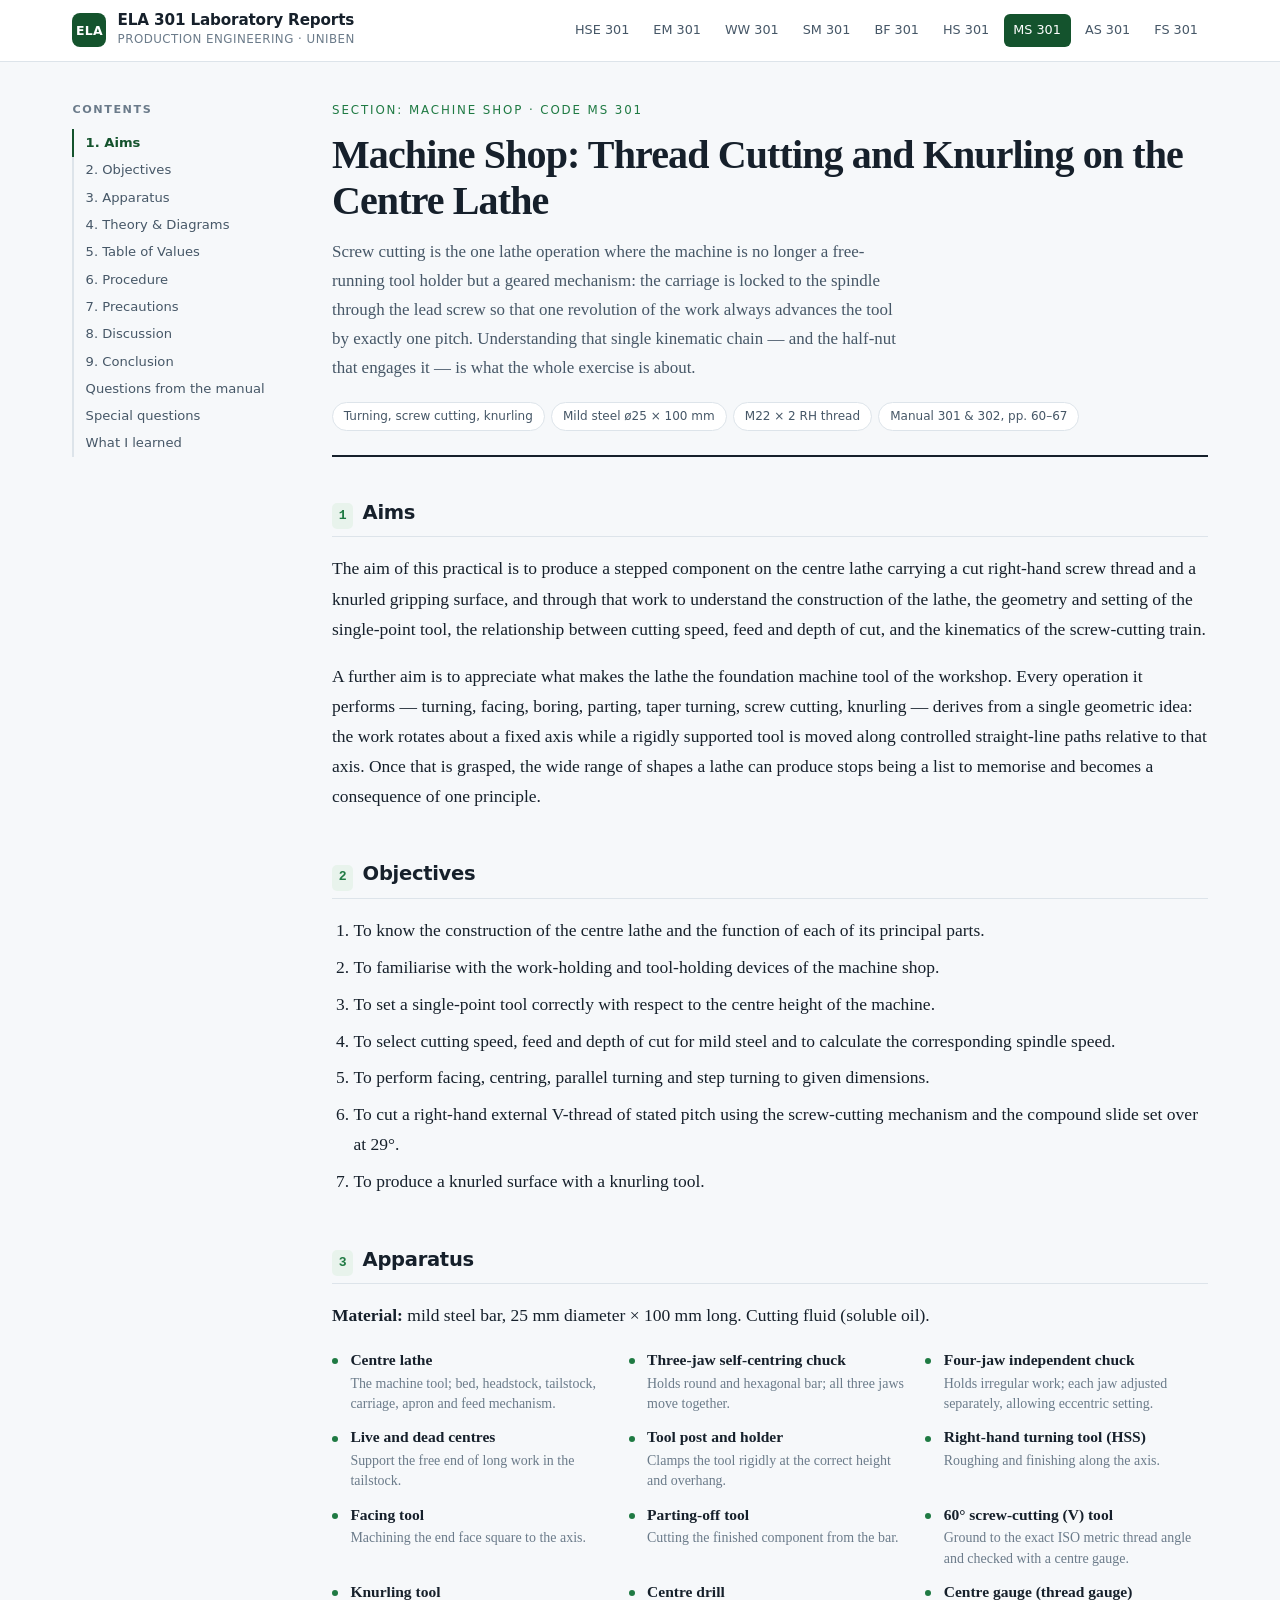
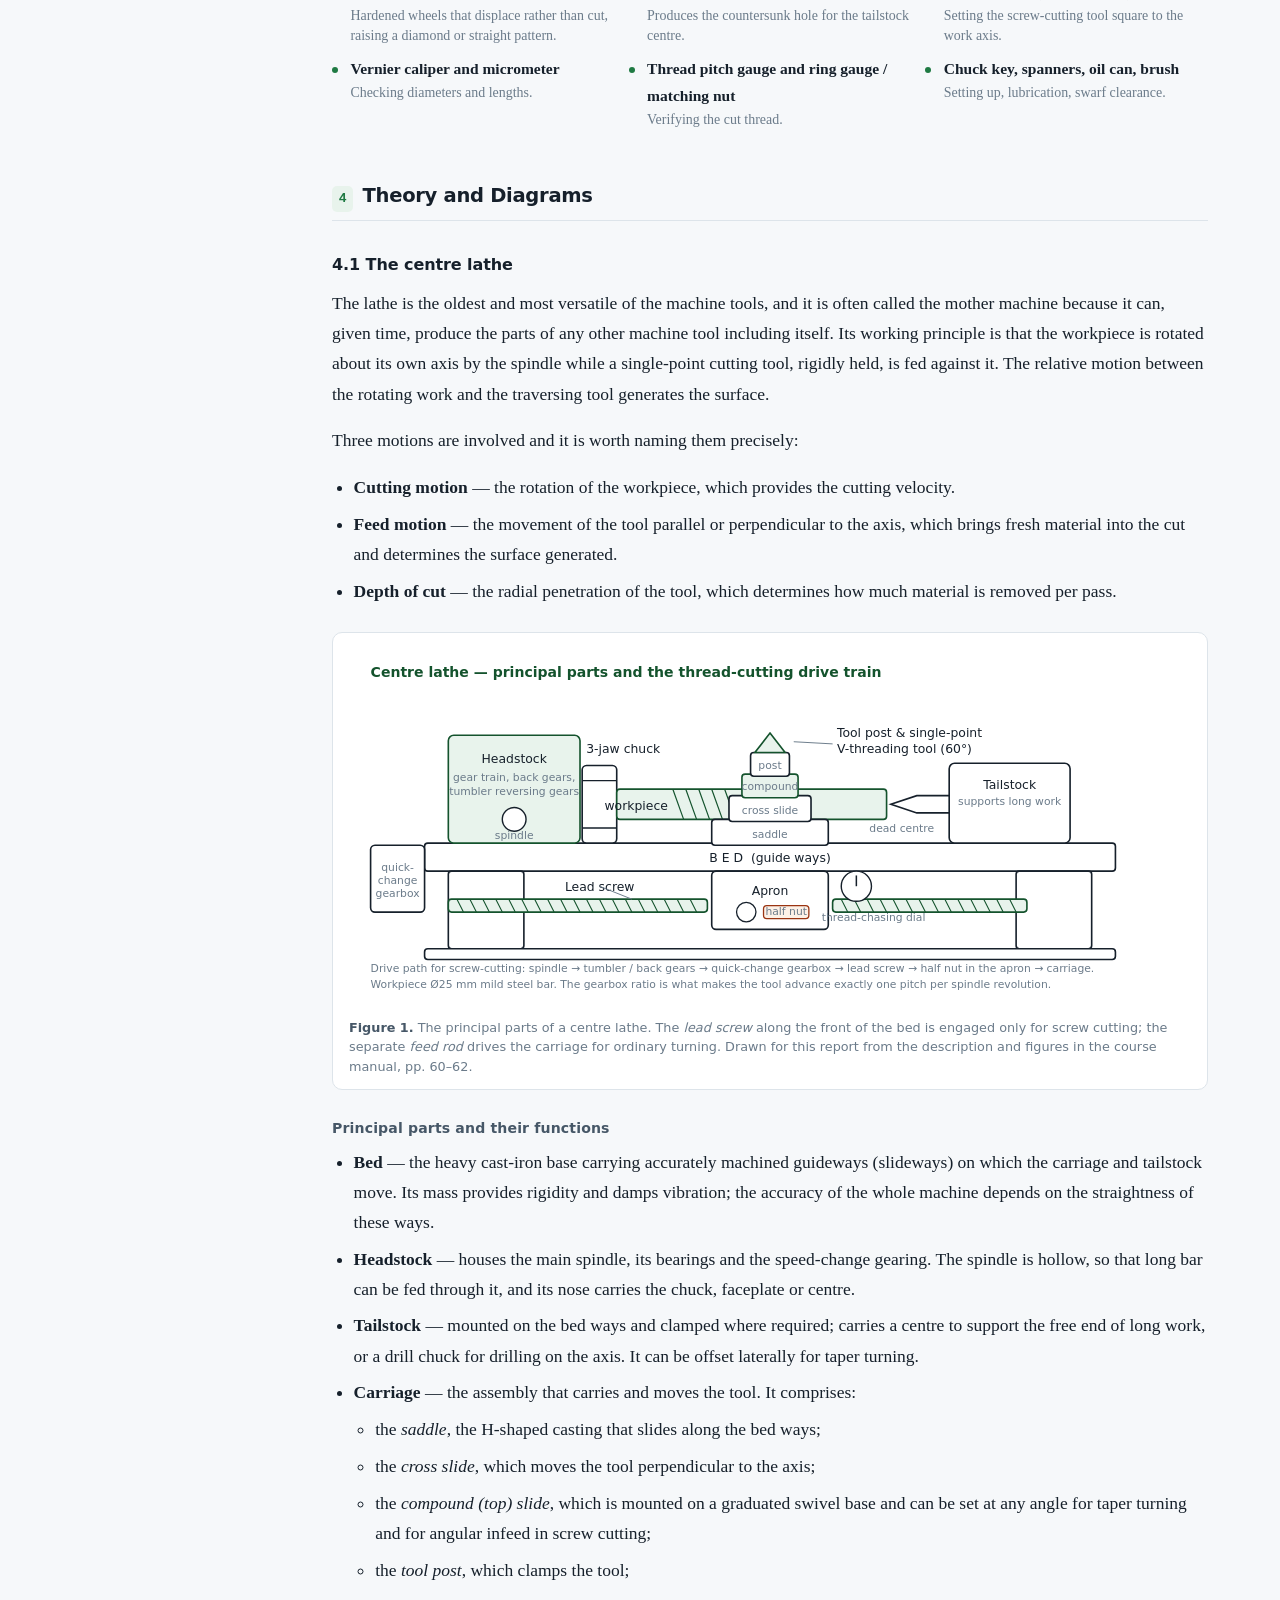
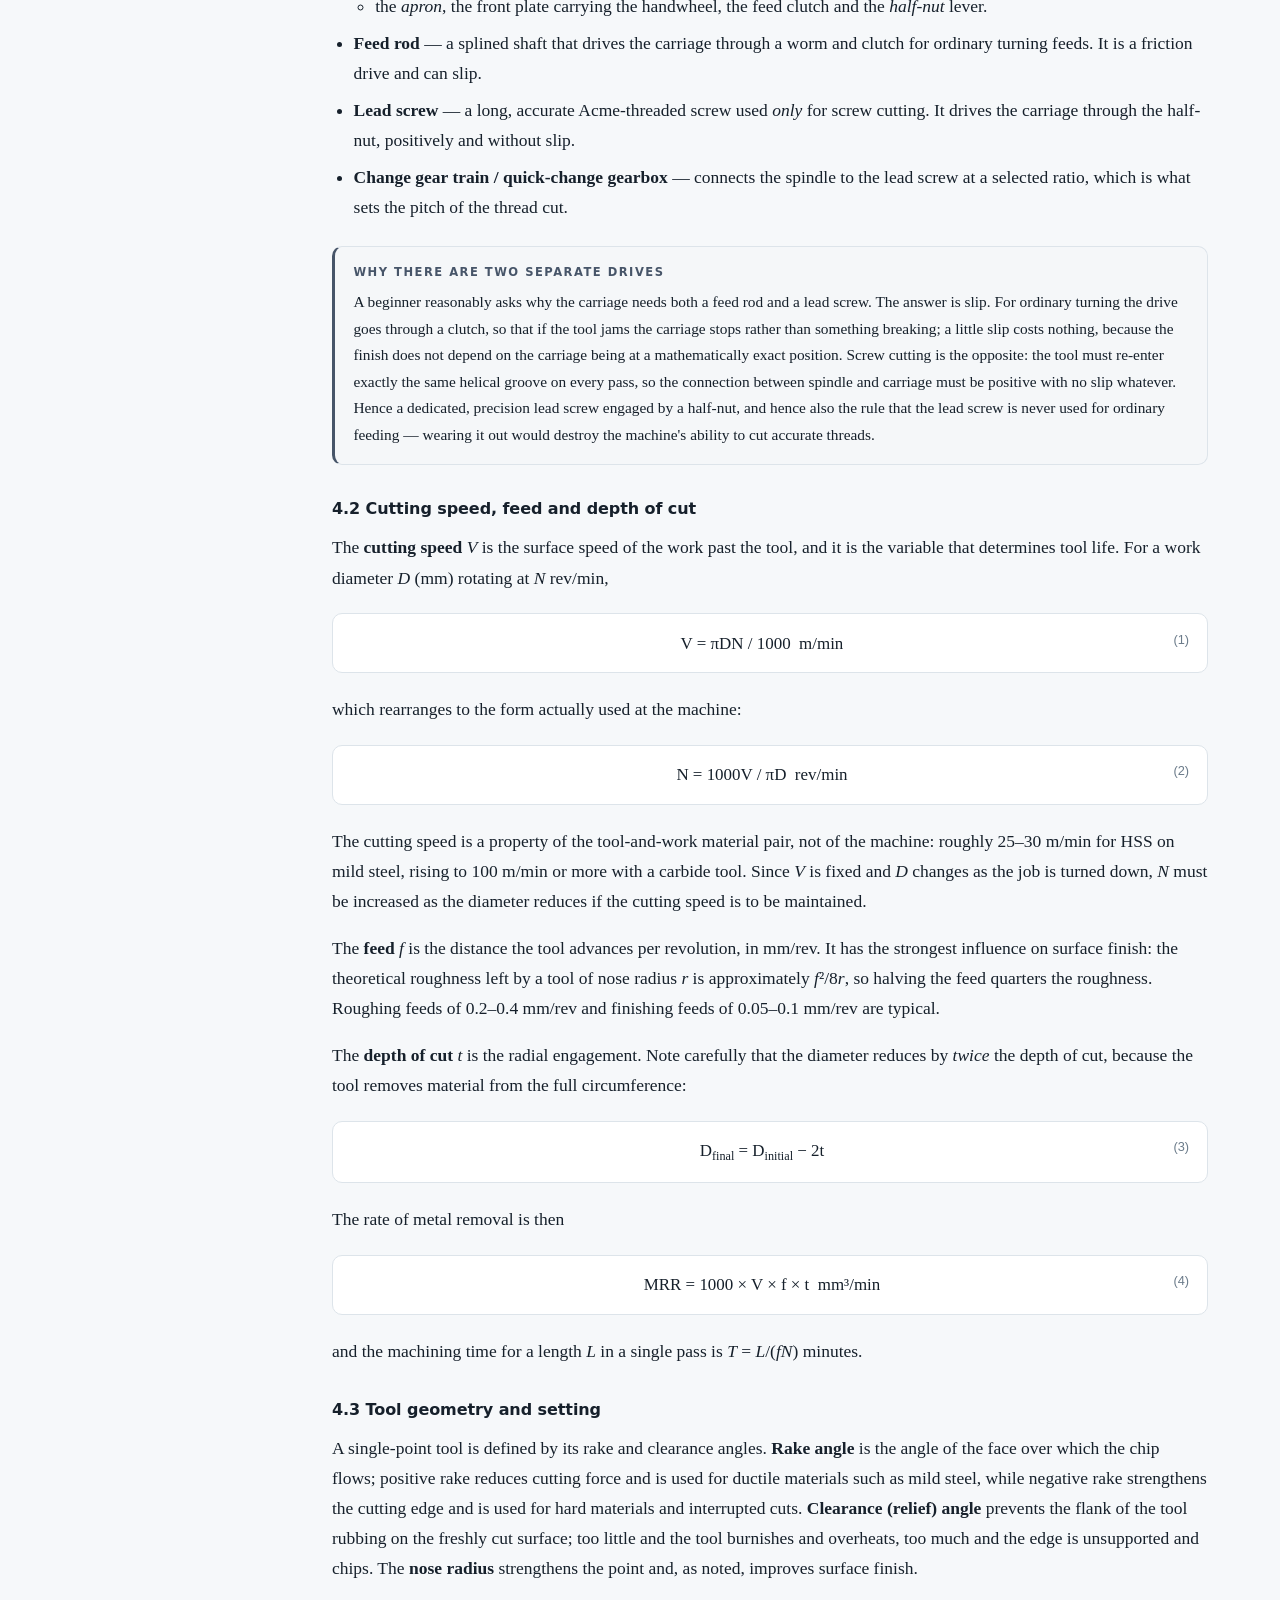
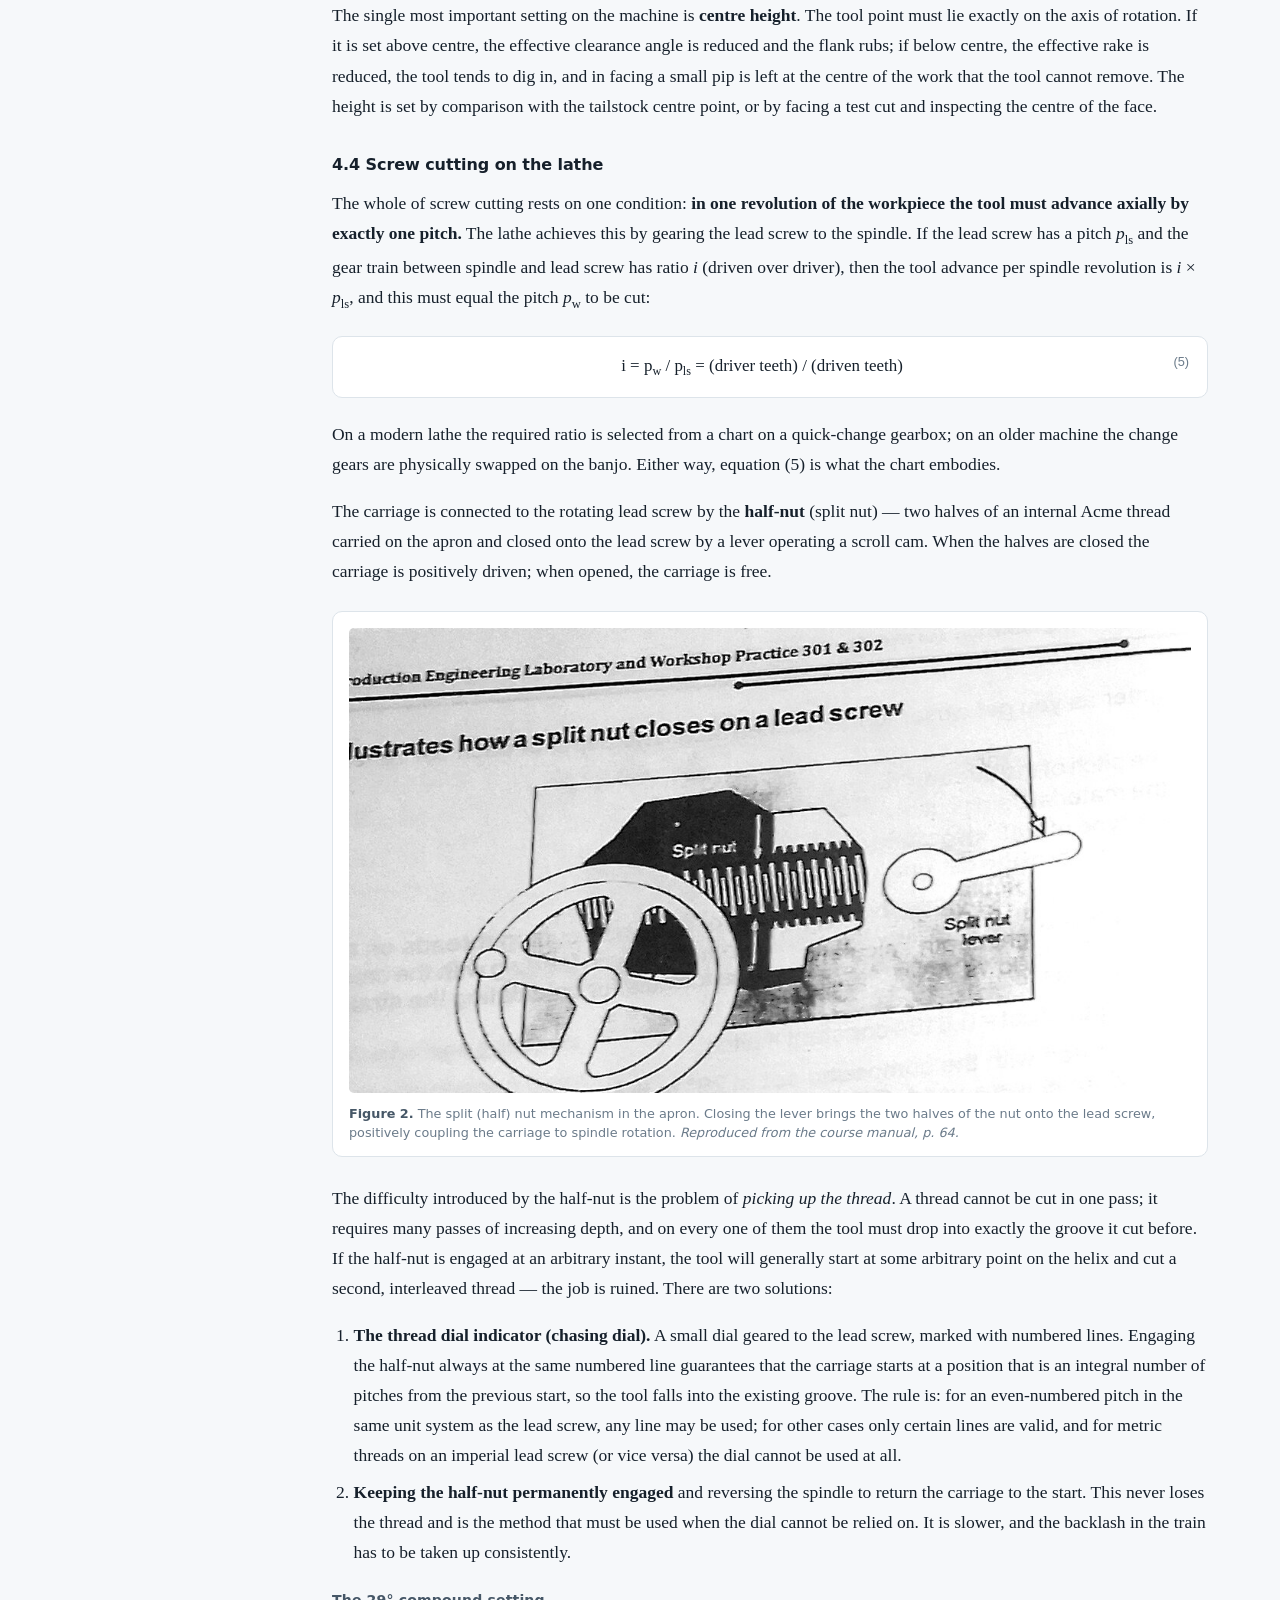
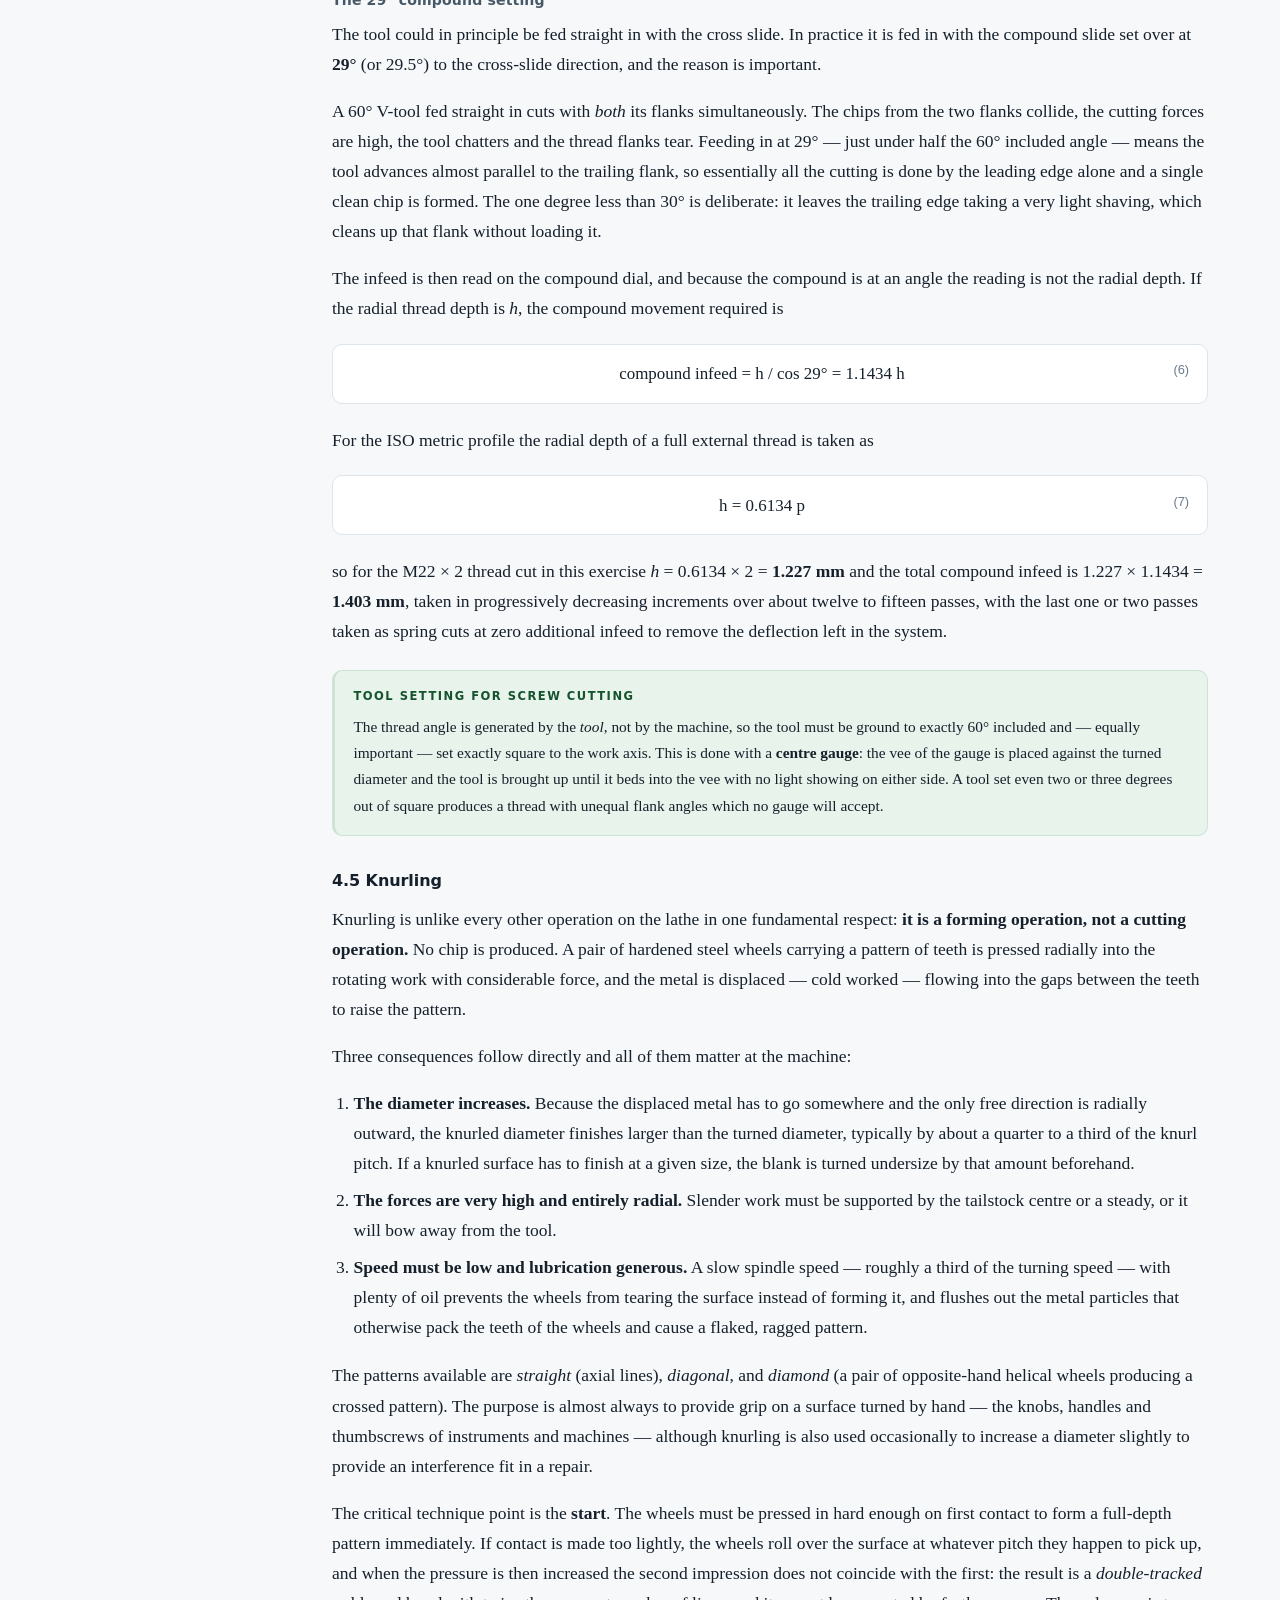
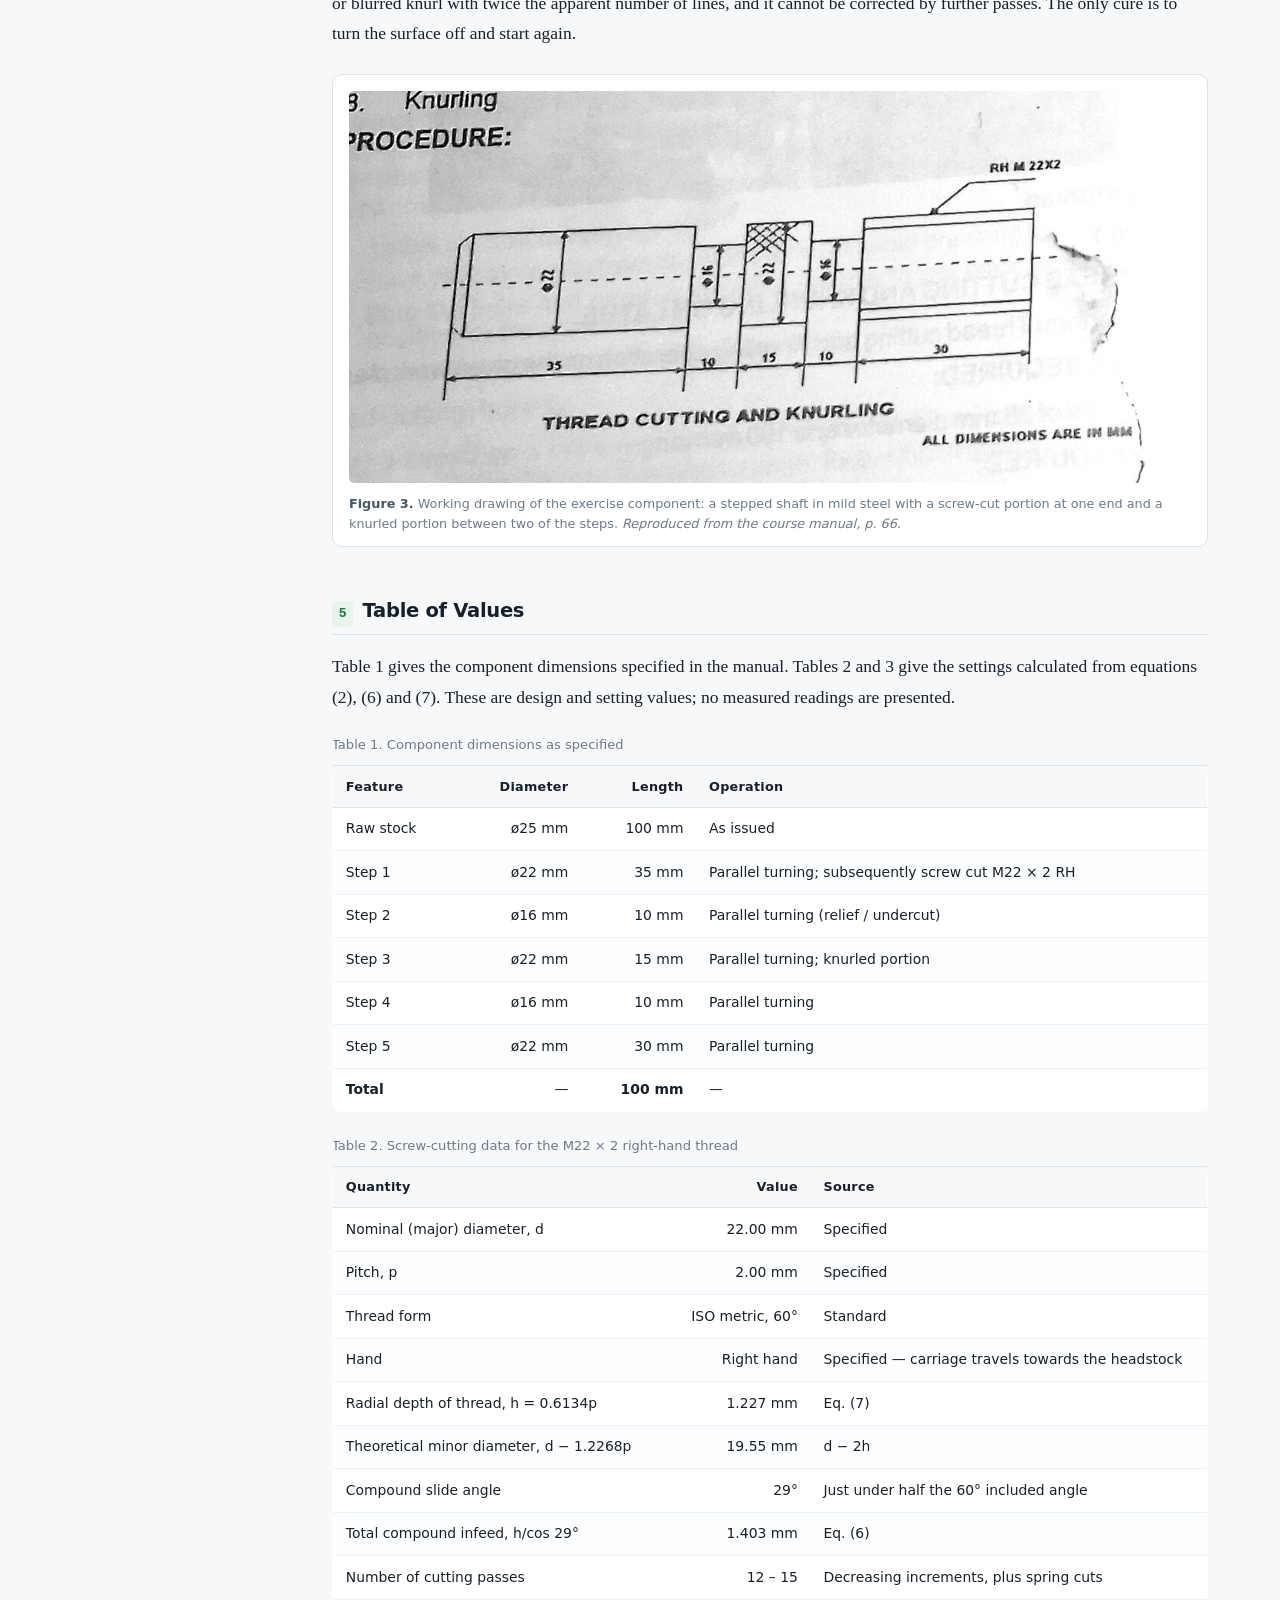
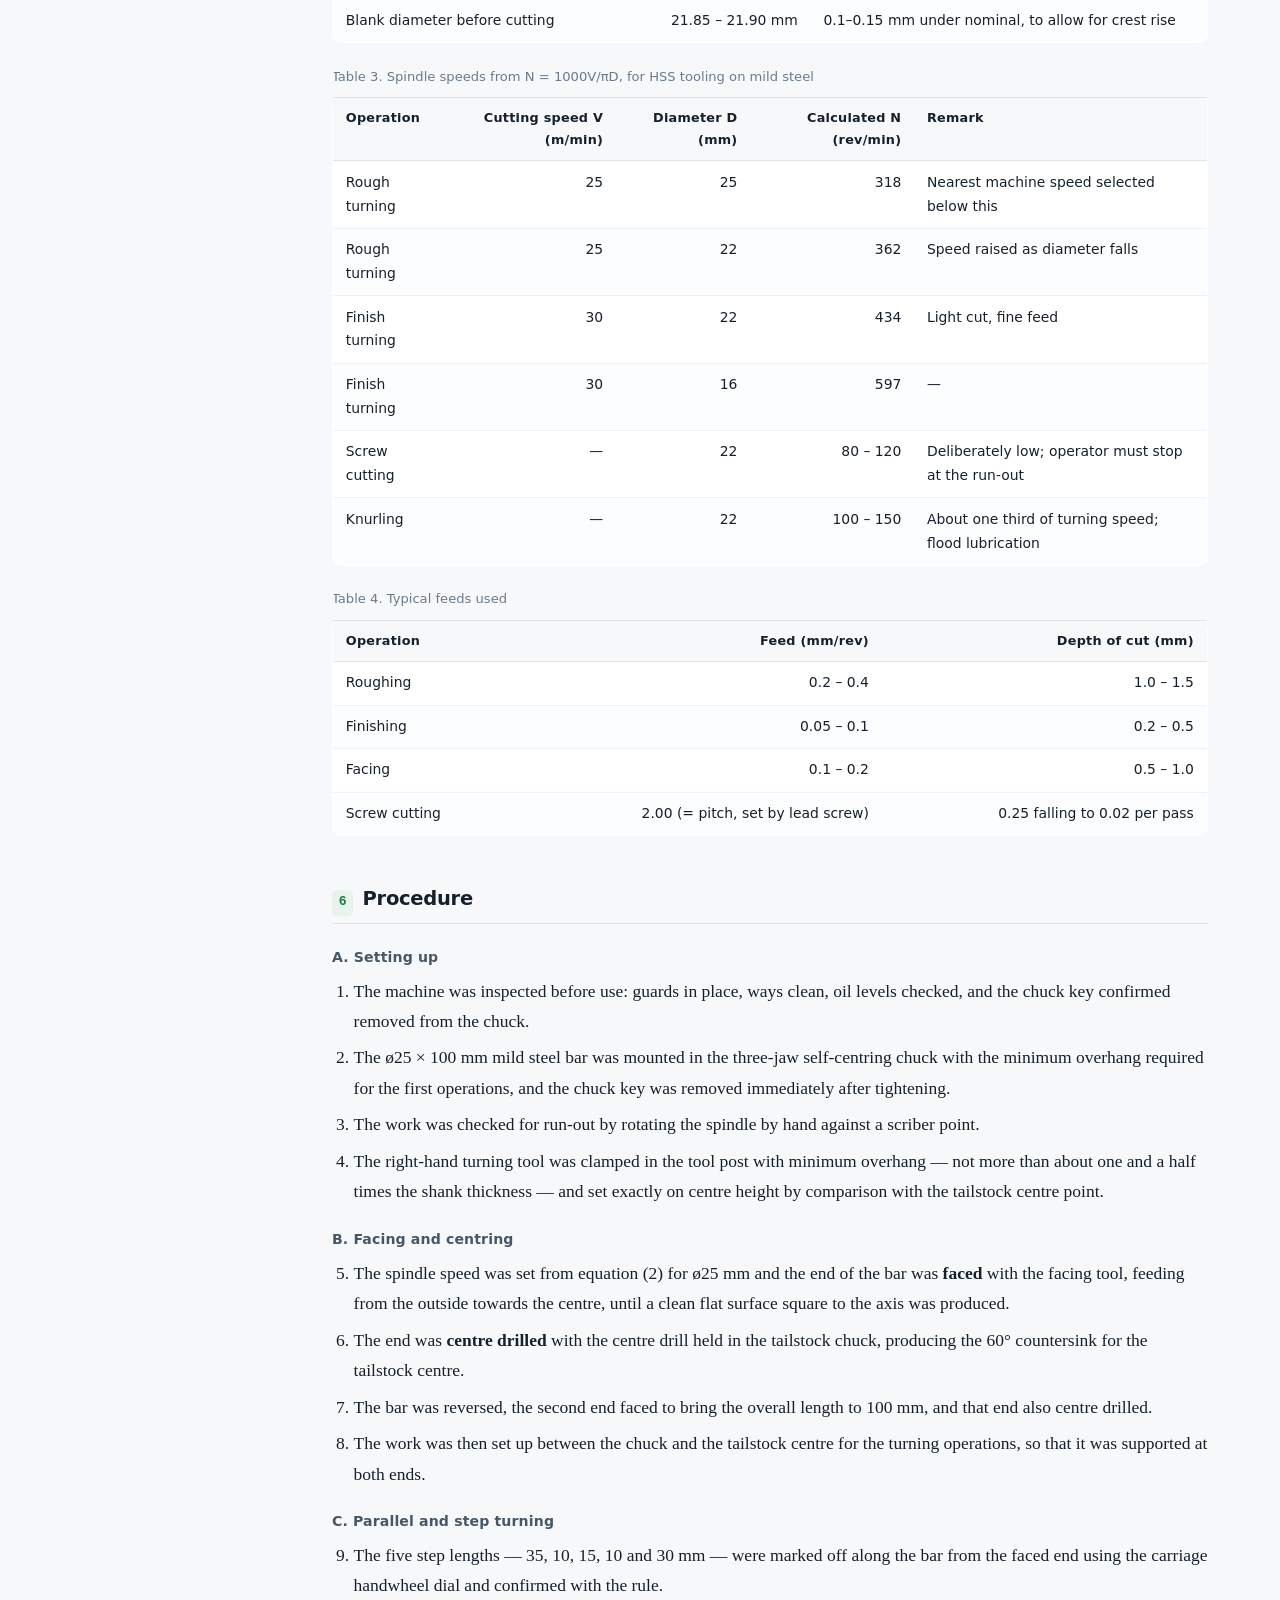
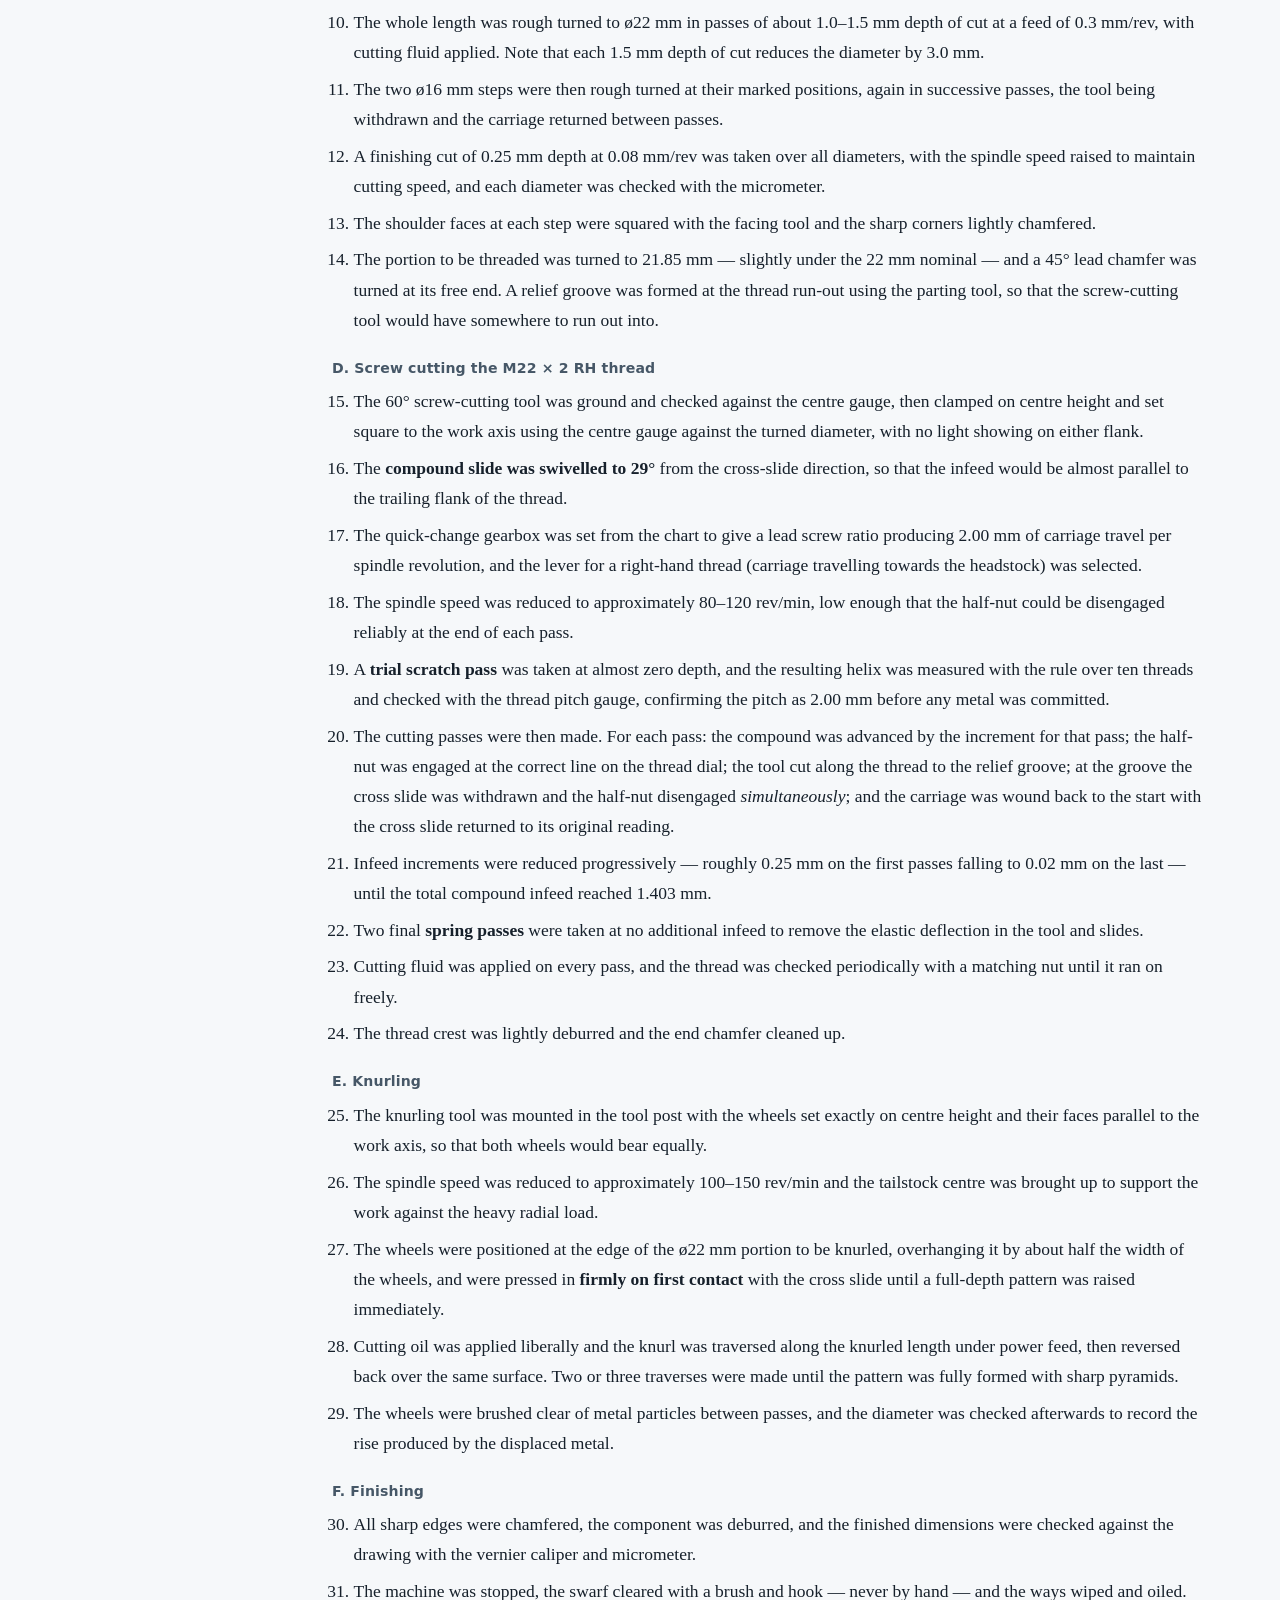
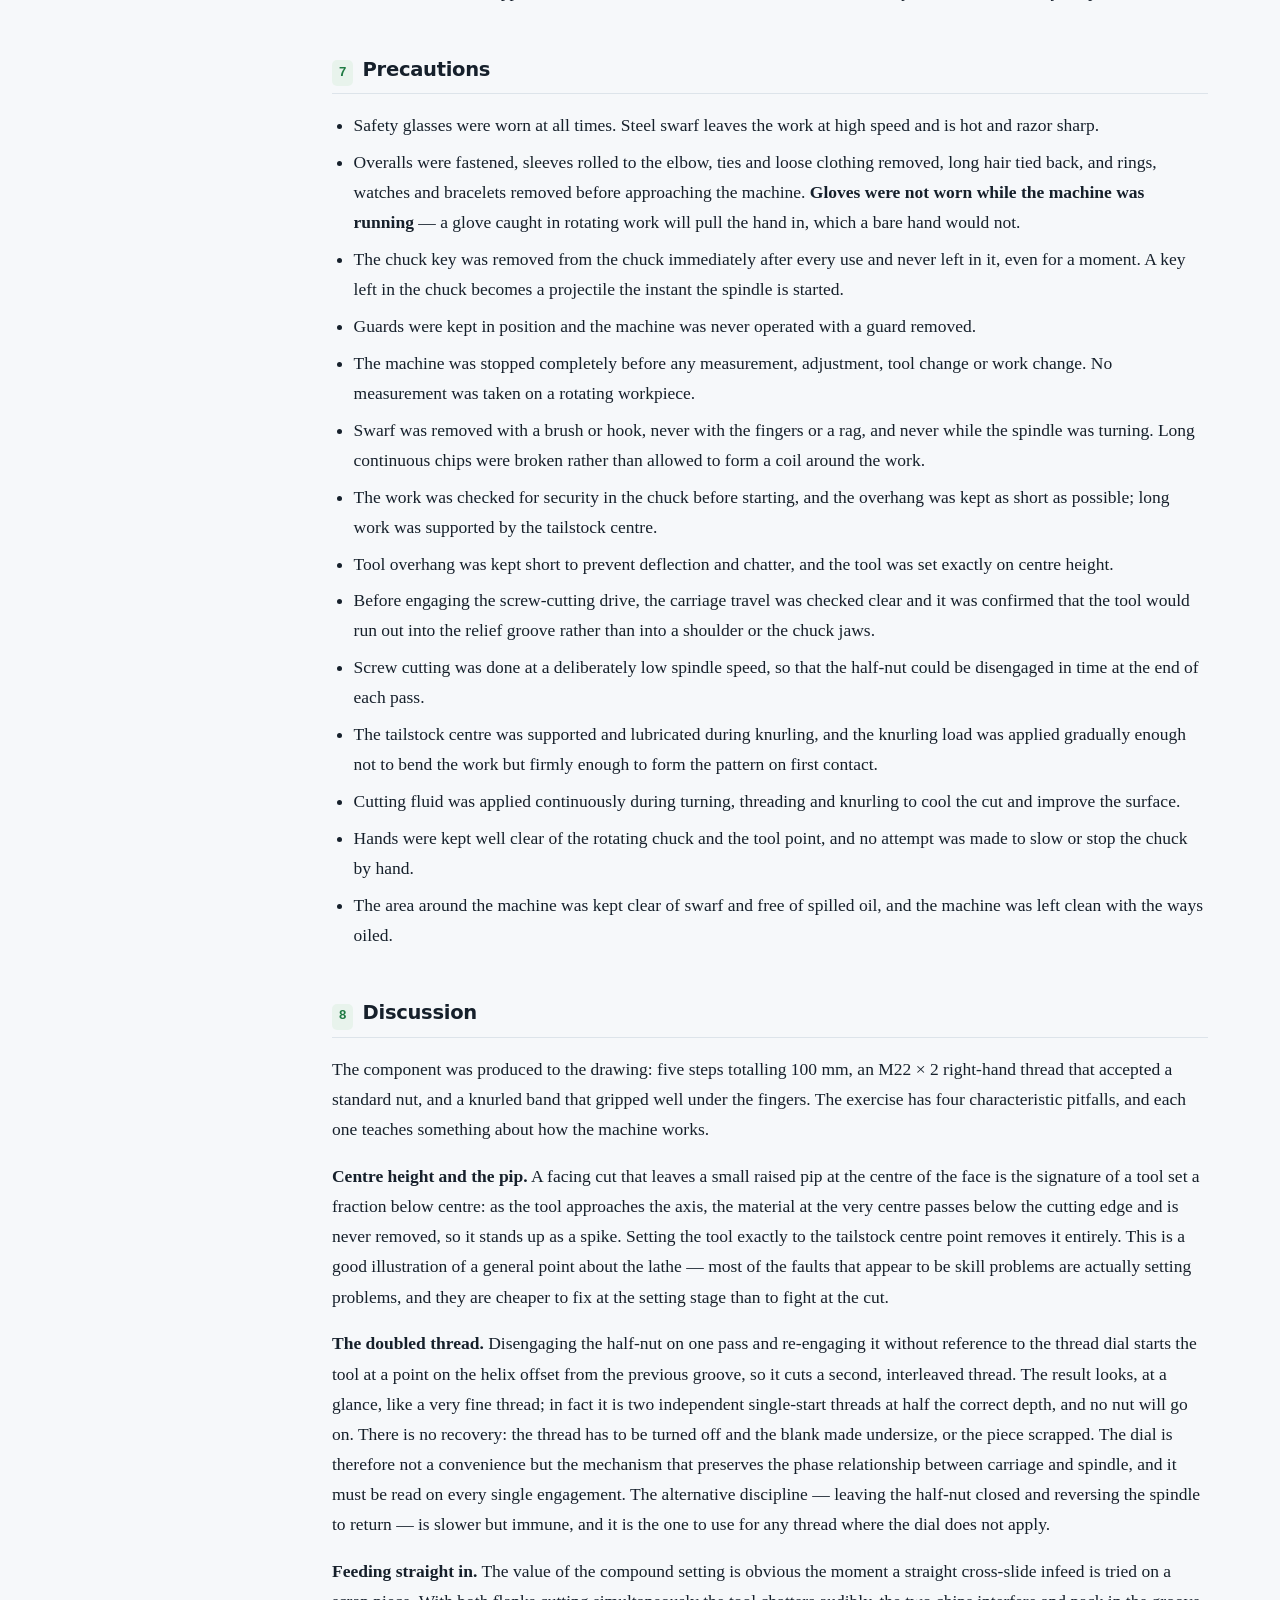
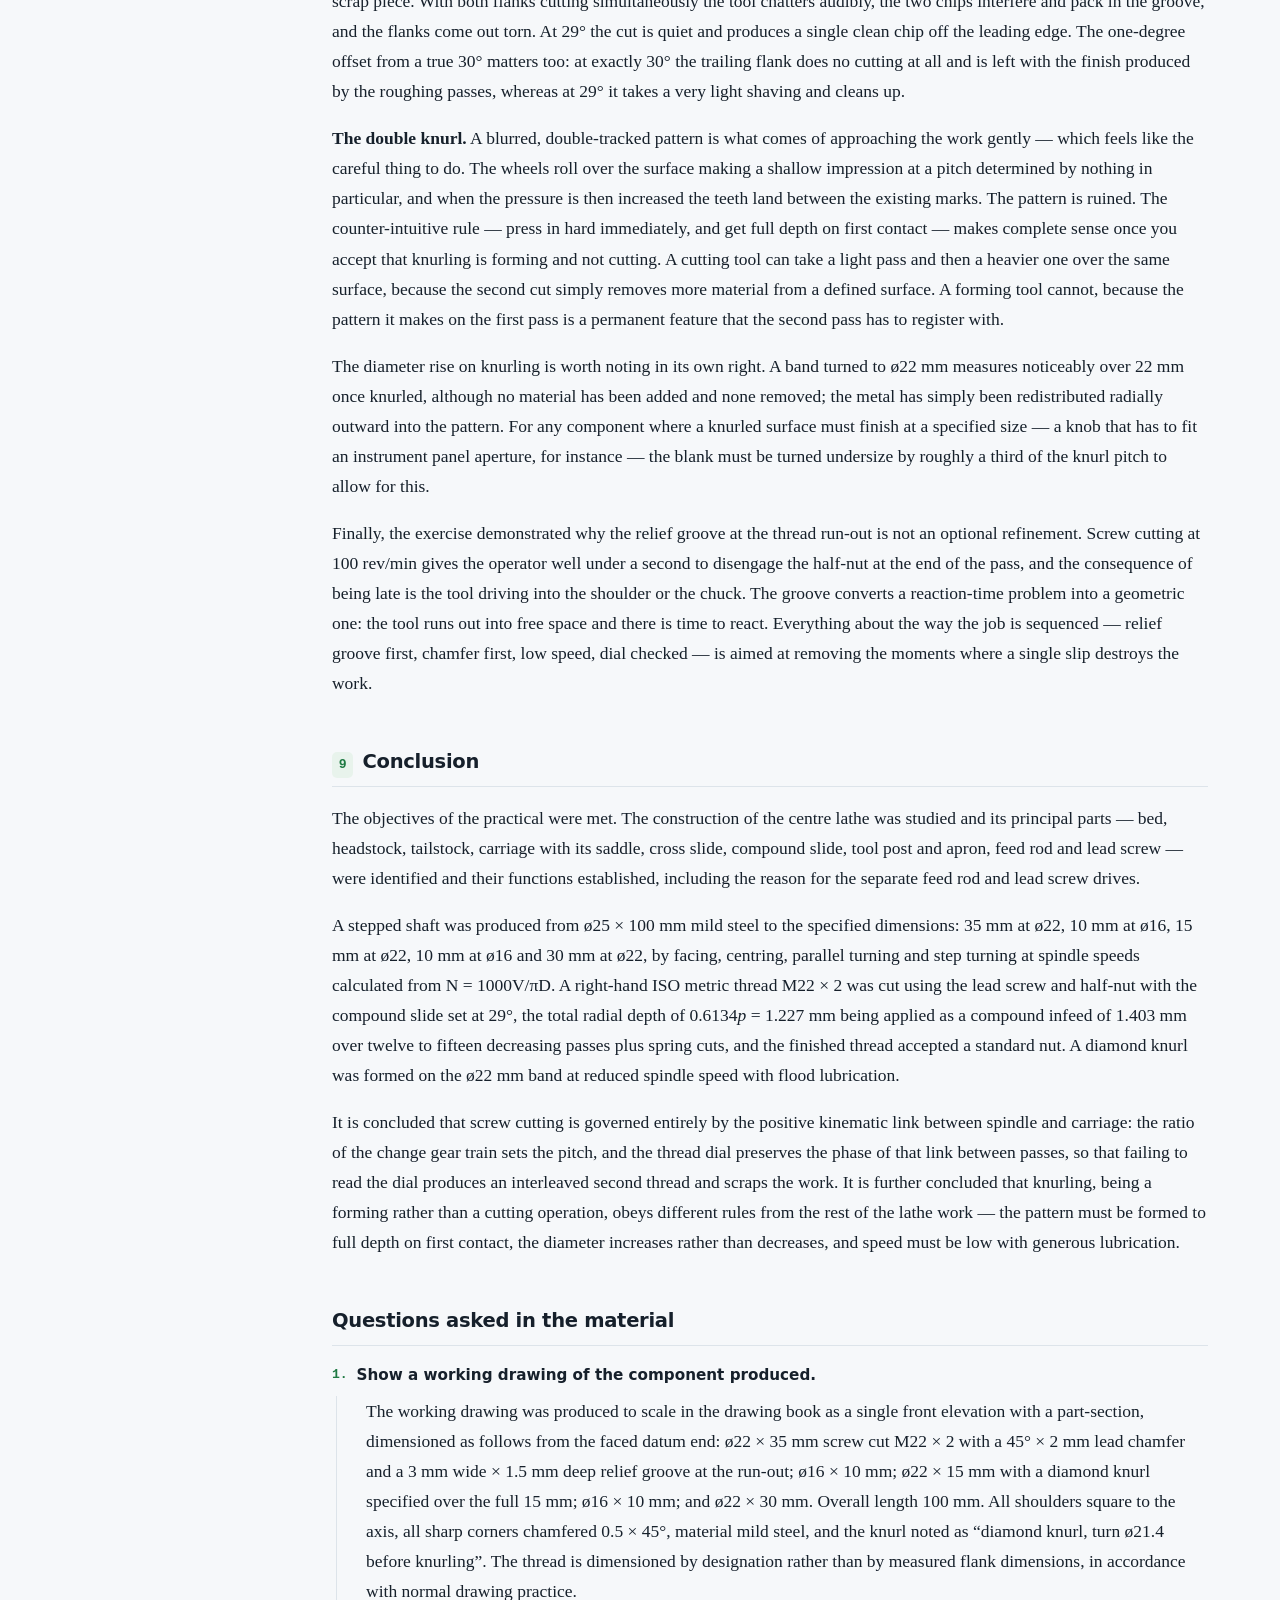
<file: site/reports/ms-301.html>
<!DOCTYPE html>
<html lang="en">
<head>
<meta charset="utf-8">
<meta name="viewport" content="width=device-width, initial-scale=1">
<title>MS 301 — Machine Shop | ELA 301</title>
<meta name="description" content="Laboratory report on machine shop practice: the centre lathe, turning, screw cutting and knurling on a mild steel workpiece.">
<link rel="stylesheet" href="../assets/styles.css">
</head>
<body>

<header class="masthead">
  <div class="masthead-inner">
    <a class="brand" href="../index.html">
      <span class="brand-mark">ELA</span>
      <span class="brand-text">
        <strong>ELA 301 Laboratory Reports</strong>
        <span>Production Engineering &middot; UNIBEN</span>
      </span>
    </a>
    <nav>
      <a href="hse-301.html">HSE 301</a>
      <a href="em-301.html">EM 301</a>
      <a href="ww-301.html">WW 301</a>
      <a href="sm-301.html">SM 301</a>
      <a href="bf-301.html">BF 301</a>
      <a href="hs-301.html">HS 301</a>
      <a class="current" href="ms-301.html">MS 301</a>
      <a href="as-301.html">AS 301</a>
      <a href="fs-301.html">FS 301</a>
    </nav>
  </div>
</header>

<div class="report-layout">

  <aside class="toc">
    <h4>Contents</h4>
    <ol>
      <li><a href="#aims">1. Aims</a></li>
      <li><a href="#objectives">2. Objectives</a></li>
      <li><a href="#apparatus">3. Apparatus</a></li>
      <li><a href="#theory">4. Theory &amp; Diagrams</a></li>
      <li><a href="#values">5. Table of Values</a></li>
      <li><a href="#procedure">6. Procedure</a></li>
      <li><a href="#precautions">7. Precautions</a></li>
      <li><a href="#discussion">8. Discussion</a></li>
      <li><a href="#conclusion">9. Conclusion</a></li>
      <li><a href="#questions">Questions from the manual</a></li>
      <li><a href="#special">Special questions</a></li>
      <li><a href="#learned">What I learned</a></li>
    </ol>
  </aside>

  <article class="report">

    <header class="report-header">
      <p class="kicker">Section: Machine Shop &middot; Code MS 301</p>
      <h1>Machine Shop: Thread Cutting and Knurling on the Centre Lathe</h1>
      <p class="standfirst">Screw cutting is the one lathe operation where the machine is no longer a free-running tool holder but a geared mechanism: the carriage is locked to the spindle through the lead screw so that one revolution of the work always advances the tool by exactly one pitch. Understanding that single kinematic chain &mdash; and the half-nut that engages it &mdash; is what the whole exercise is about.</p>
      <div class="tagrow">
        <span>Turning, screw cutting, knurling</span>
        <span>Mild steel &oslash;25 &times; 100 mm</span>
        <span>M22 &times; 2 RH thread</span>
        <span>Manual 301 &amp; 302, pp. 60&ndash;67</span>
      </div>
    </header>

    <section class="block" id="aims">
      <h2><span class="num">1</span> Aims</h2>
      <p>The aim of this practical is to produce a stepped component on the centre lathe carrying a cut right-hand screw thread and a knurled gripping surface, and through that work to understand the construction of the lathe, the geometry and setting of the single-point tool, the relationship between cutting speed, feed and depth of cut, and the kinematics of the screw-cutting train.</p>
      <p>A further aim is to appreciate what makes the lathe the foundation machine tool of the workshop. Every operation it performs &mdash; turning, facing, boring, parting, taper turning, screw cutting, knurling &mdash; derives from a single geometric idea: the work rotates about a fixed axis while a rigidly supported tool is moved along controlled straight-line paths relative to that axis. Once that is grasped, the wide range of shapes a lathe can produce stops being a list to memorise and becomes a consequence of one principle.</p>
    </section>

    <section class="block" id="objectives">
      <h2><span class="num">2</span> Objectives</h2>
      <ol>
        <li>To know the construction of the centre lathe and the function of each of its principal parts.</li>
        <li>To familiarise with the work-holding and tool-holding devices of the machine shop.</li>
        <li>To set a single-point tool correctly with respect to the centre height of the machine.</li>
        <li>To select cutting speed, feed and depth of cut for mild steel and to calculate the corresponding spindle speed.</li>
        <li>To perform facing, centring, parallel turning and step turning to given dimensions.</li>
        <li>To cut a right-hand external V-thread of stated pitch using the screw-cutting mechanism and the compound slide set over at 29&deg;.</li>
        <li>To produce a knurled surface with a knurling tool.</li>
      </ol>
    </section>

    <section class="block" id="apparatus">
      <h2><span class="num">3</span> Apparatus</h2>
      <p><strong>Material:</strong> mild steel bar, 25 mm diameter &times; 100 mm long. Cutting fluid (soluble oil).</p>
      <ul class="apparatus">
        <li><b>Centre lathe</b><span>The machine tool; bed, headstock, tailstock, carriage, apron and feed mechanism.</span></li>
        <li><b>Three-jaw self-centring chuck</b><span>Holds round and hexagonal bar; all three jaws move together.</span></li>
        <li><b>Four-jaw independent chuck</b><span>Holds irregular work; each jaw adjusted separately, allowing eccentric setting.</span></li>
        <li><b>Live and dead centres</b><span>Support the free end of long work in the tailstock.</span></li>
        <li><b>Tool post and holder</b><span>Clamps the tool rigidly at the correct height and overhang.</span></li>
        <li><b>Right-hand turning tool (HSS)</b><span>Roughing and finishing along the axis.</span></li>
        <li><b>Facing tool</b><span>Machining the end face square to the axis.</span></li>
        <li><b>Parting-off tool</b><span>Cutting the finished component from the bar.</span></li>
        <li><b>60&deg; screw-cutting (V) tool</b><span>Ground to the exact ISO metric thread angle and checked with a centre gauge.</span></li>
        <li><b>Knurling tool</b><span>Hardened wheels that displace rather than cut, raising a diamond or straight pattern.</span></li>
        <li><b>Centre drill</b><span>Produces the countersunk hole for the tailstock centre.</span></li>
        <li><b>Centre gauge (thread gauge)</b><span>Setting the screw-cutting tool square to the work axis.</span></li>
        <li><b>Vernier caliper and micrometer</b><span>Checking diameters and lengths.</span></li>
        <li><b>Thread pitch gauge and ring gauge / matching nut</b><span>Verifying the cut thread.</span></li>
        <li><b>Chuck key, spanners, oil can, brush</b><span>Setting up, lubrication, swarf clearance.</span></li>
      </ul>
    </section>

    <section class="block" id="theory">
      <h2><span class="num">4</span> Theory and Diagrams</h2>

      <h3>4.1 The centre lathe</h3>
      <p>The lathe is the oldest and most versatile of the machine tools, and it is often called the mother machine because it can, given time, produce the parts of any other machine tool including itself. Its working principle is that the workpiece is rotated about its own axis by the spindle while a single-point cutting tool, rigidly held, is fed against it. The relative motion between the rotating work and the traversing tool generates the surface.</p>
      <p>Three motions are involved and it is worth naming them precisely:</p>
      <ul>
        <li><strong>Cutting motion</strong> &mdash; the rotation of the workpiece, which provides the cutting velocity.</li>
        <li><strong>Feed motion</strong> &mdash; the movement of the tool parallel or perpendicular to the axis, which brings fresh material into the cut and determines the surface generated.</li>
        <li><strong>Depth of cut</strong> &mdash; the radial penetration of the tool, which determines how much material is removed per pass.</li>
      </ul>

      <figure>
        <img src="../assets/figures/ms-lathe-parts.svg" alt="Labelled diagram of a centre lathe showing bed, headstock, spindle and chuck, tailstock, carriage, saddle, cross slide, compound slide, tool post, apron, lead screw and feed rod">
        <figcaption><b>Figure 1.</b> The principal parts of a centre lathe. The <em>lead screw</em> along the front of the bed is engaged only for screw cutting; the separate <em>feed rod</em> drives the carriage for ordinary turning. Drawn for this report from the description and figures in the course manual, pp. 60&ndash;62.</figcaption>
      </figure>

      <h4>Principal parts and their functions</h4>
      <ul>
        <li><strong>Bed</strong> &mdash; the heavy cast-iron base carrying accurately machined guideways (slideways) on which the carriage and tailstock move. Its mass provides rigidity and damps vibration; the accuracy of the whole machine depends on the straightness of these ways.</li>
        <li><strong>Headstock</strong> &mdash; houses the main spindle, its bearings and the speed-change gearing. The spindle is hollow, so that long bar can be fed through it, and its nose carries the chuck, faceplate or centre.</li>
        <li><strong>Tailstock</strong> &mdash; mounted on the bed ways and clamped where required; carries a centre to support the free end of long work, or a drill chuck for drilling on the axis. It can be offset laterally for taper turning.</li>
        <li><strong>Carriage</strong> &mdash; the assembly that carries and moves the tool. It comprises:
          <ul>
            <li>the <em>saddle</em>, the H-shaped casting that slides along the bed ways;</li>
            <li>the <em>cross slide</em>, which moves the tool perpendicular to the axis;</li>
            <li>the <em>compound (top) slide</em>, which is mounted on a graduated swivel base and can be set at any angle for taper turning and for angular infeed in screw cutting;</li>
            <li>the <em>tool post</em>, which clamps the tool;</li>
            <li>the <em>apron</em>, the front plate carrying the handwheel, the feed clutch and the <em>half-nut</em> lever.</li>
          </ul>
        </li>
        <li><strong>Feed rod</strong> &mdash; a splined shaft that drives the carriage through a worm and clutch for ordinary turning feeds. It is a friction drive and can slip.</li>
        <li><strong>Lead screw</strong> &mdash; a long, accurate Acme-threaded screw used <em>only</em> for screw cutting. It drives the carriage through the half-nut, positively and without slip.</li>
        <li><strong>Change gear train / quick-change gearbox</strong> &mdash; connects the spindle to the lead screw at a selected ratio, which is what sets the pitch of the thread cut.</li>
      </ul>

      <div class="insight">
        <span class="lbl">Why there are two separate drives</span>
        <p>A beginner reasonably asks why the carriage needs both a feed rod and a lead screw. The answer is slip. For ordinary turning the drive goes through a clutch, so that if the tool jams the carriage stops rather than something breaking; a little slip costs nothing, because the finish does not depend on the carriage being at a mathematically exact position. Screw cutting is the opposite: the tool must re-enter exactly the same helical groove on every pass, so the connection between spindle and carriage must be positive with no slip whatever. Hence a dedicated, precision lead screw engaged by a half-nut, and hence also the rule that the lead screw is never used for ordinary feeding &mdash; wearing it out would destroy the machine's ability to cut accurate threads.</p>
      </div>

      <h3>4.2 Cutting speed, feed and depth of cut</h3>
      <p>The <strong>cutting speed</strong> <em>V</em> is the surface speed of the work past the tool, and it is the variable that determines tool life. For a work diameter <em>D</em> (mm) rotating at <em>N</em> rev/min,</p>
      <div class="eq">V = &pi;DN / 1000&nbsp;&nbsp;m/min<span class="tag">(1)</span></div>
      <p>which rearranges to the form actually used at the machine:</p>
      <div class="eq">N = 1000V / &pi;D&nbsp;&nbsp;rev/min<span class="tag">(2)</span></div>
      <p>The cutting speed is a property of the tool-and-work material pair, not of the machine: roughly 25&ndash;30 m/min for HSS on mild steel, rising to 100 m/min or more with a carbide tool. Since <em>V</em> is fixed and <em>D</em> changes as the job is turned down, <em>N</em> must be increased as the diameter reduces if the cutting speed is to be maintained.</p>
      <p>The <strong>feed</strong> <em>f</em> is the distance the tool advances per revolution, in mm/rev. It has the strongest influence on surface finish: the theoretical roughness left by a tool of nose radius <em>r</em> is approximately <em>f</em>&sup2;/8<em>r</em>, so halving the feed quarters the roughness. Roughing feeds of 0.2&ndash;0.4 mm/rev and finishing feeds of 0.05&ndash;0.1 mm/rev are typical.</p>
      <p>The <strong>depth of cut</strong> <em>t</em> is the radial engagement. Note carefully that the diameter reduces by <em>twice</em> the depth of cut, because the tool removes material from the full circumference:</p>
      <div class="eq">D<sub>final</sub> = D<sub>initial</sub> &minus; 2t<span class="tag">(3)</span></div>
      <p>The rate of metal removal is then</p>
      <div class="eq">MRR = 1000 &times; V &times; f &times; t&nbsp;&nbsp;mm&sup3;/min<span class="tag">(4)</span></div>
      <p>and the machining time for a length <em>L</em> in a single pass is <em>T</em> = <em>L</em>/(<em>fN</em>) minutes.</p>

      <h3>4.3 Tool geometry and setting</h3>
      <p>A single-point tool is defined by its rake and clearance angles. <strong>Rake angle</strong> is the angle of the face over which the chip flows; positive rake reduces cutting force and is used for ductile materials such as mild steel, while negative rake strengthens the cutting edge and is used for hard materials and interrupted cuts. <strong>Clearance (relief) angle</strong> prevents the flank of the tool rubbing on the freshly cut surface; too little and the tool burnishes and overheats, too much and the edge is unsupported and chips. The <strong>nose radius</strong> strengthens the point and, as noted, improves surface finish.</p>
      <p>The single most important setting on the machine is <strong>centre height</strong>. The tool point must lie exactly on the axis of rotation. If it is set above centre, the effective clearance angle is reduced and the flank rubs; if below centre, the effective rake is reduced, the tool tends to dig in, and in facing a small pip is left at the centre of the work that the tool cannot remove. The height is set by comparison with the tailstock centre point, or by facing a test cut and inspecting the centre of the face.</p>

      <h3>4.4 Screw cutting on the lathe</h3>
      <p>The whole of screw cutting rests on one condition: <strong>in one revolution of the workpiece the tool must advance axially by exactly one pitch.</strong> The lathe achieves this by gearing the lead screw to the spindle. If the lead screw has a pitch <em>p</em><sub>ls</sub> and the gear train between spindle and lead screw has ratio <em>i</em> (driven over driver), then the tool advance per spindle revolution is <em>i</em> &times; <em>p</em><sub>ls</sub>, and this must equal the pitch <em>p</em><sub>w</sub> to be cut:</p>
      <div class="eq">i = p<sub>w</sub> / p<sub>ls</sub> = (driver teeth) / (driven teeth)<span class="tag">(5)</span></div>
      <p>On a modern lathe the required ratio is selected from a chart on a quick-change gearbox; on an older machine the change gears are physically swapped on the banjo. Either way, equation (5) is what the chart embodies.</p>
      <p>The carriage is connected to the rotating lead screw by the <strong>half-nut</strong> (split nut) &mdash; two halves of an internal Acme thread carried on the apron and closed onto the lead screw by a lever operating a scroll cam. When the halves are closed the carriage is positively driven; when opened, the carriage is free.</p>

      <figure>
        <img src="../assets/diagrams/ms-split-nut.jpg" alt="Diagram of the split nut or half nut mechanism on the lathe apron, showing the two halves and the operating lever">
        <figcaption><b>Figure 2.</b> The split (half) nut mechanism in the apron. Closing the lever brings the two halves of the nut onto the lead screw, positively coupling the carriage to spindle rotation. <em>Reproduced from the course manual, p. 64.</em></figcaption>
      </figure>

      <p>The difficulty introduced by the half-nut is the problem of <em>picking up the thread</em>. A thread cannot be cut in one pass; it requires many passes of increasing depth, and on every one of them the tool must drop into exactly the groove it cut before. If the half-nut is engaged at an arbitrary instant, the tool will generally start at some arbitrary point on the helix and cut a second, interleaved thread &mdash; the job is ruined. There are two solutions:</p>
      <ol>
        <li><strong>The thread dial indicator (chasing dial).</strong> A small dial geared to the lead screw, marked with numbered lines. Engaging the half-nut always at the same numbered line guarantees that the carriage starts at a position that is an integral number of pitches from the previous start, so the tool falls into the existing groove. The rule is: for an even-numbered pitch in the same unit system as the lead screw, any line may be used; for other cases only certain lines are valid, and for metric threads on an imperial lead screw (or vice versa) the dial cannot be used at all.</li>
        <li><strong>Keeping the half-nut permanently engaged</strong> and reversing the spindle to return the carriage to the start. This never loses the thread and is the method that must be used when the dial cannot be relied on. It is slower, and the backlash in the train has to be taken up consistently.</li>
      </ol>

      <h4>The 29&deg; compound setting</h4>
      <p>The tool could in principle be fed straight in with the cross slide. In practice it is fed in with the compound slide set over at <strong>29&deg;</strong> (or 29.5&deg;) to the cross-slide direction, and the reason is important.</p>
      <p>A 60&deg; V-tool fed straight in cuts with <em>both</em> its flanks simultaneously. The chips from the two flanks collide, the cutting forces are high, the tool chatters and the thread flanks tear. Feeding in at 29&deg; &mdash; just under half the 60&deg; included angle &mdash; means the tool advances almost parallel to the trailing flank, so essentially all the cutting is done by the leading edge alone and a single clean chip is formed. The one degree less than 30&deg; is deliberate: it leaves the trailing edge taking a very light shaving, which cleans up that flank without loading it.</p>
      <p>The infeed is then read on the compound dial, and because the compound is at an angle the reading is not the radial depth. If the radial thread depth is <em>h</em>, the compound movement required is</p>
      <div class="eq">compound infeed = h / cos 29&deg; = 1.1434 h<span class="tag">(6)</span></div>
      <p>For the ISO metric profile the radial depth of a full external thread is taken as</p>
      <div class="eq">h = 0.6134 p<span class="tag">(7)</span></div>
      <p>so for the M22 &times; 2 thread cut in this exercise <em>h</em> = 0.6134 &times; 2 = <strong>1.227 mm</strong> and the total compound infeed is 1.227 &times; 1.1434 = <strong>1.403 mm</strong>, taken in progressively decreasing increments over about twelve to fifteen passes, with the last one or two passes taken as spring cuts at zero additional infeed to remove the deflection left in the system.</p>

      <div class="note">
        <span class="lbl">Tool setting for screw cutting</span>
        <p>The thread angle is generated by the <em>tool</em>, not by the machine, so the tool must be ground to exactly 60&deg; included and &mdash; equally important &mdash; set exactly square to the work axis. This is done with a <strong>centre gauge</strong>: the vee of the gauge is placed against the turned diameter and the tool is brought up until it beds into the vee with no light showing on either side. A tool set even two or three degrees out of square produces a thread with unequal flank angles which no gauge will accept.</p>
      </div>

      <h3>4.5 Knurling</h3>
      <p>Knurling is unlike every other operation on the lathe in one fundamental respect: <strong>it is a forming operation, not a cutting operation.</strong> No chip is produced. A pair of hardened steel wheels carrying a pattern of teeth is pressed radially into the rotating work with considerable force, and the metal is displaced &mdash; cold worked &mdash; flowing into the gaps between the teeth to raise the pattern.</p>
      <p>Three consequences follow directly and all of them matter at the machine:</p>
      <ol>
        <li><strong>The diameter increases.</strong> Because the displaced metal has to go somewhere and the only free direction is radially outward, the knurled diameter finishes larger than the turned diameter, typically by about a quarter to a third of the knurl pitch. If a knurled surface has to finish at a given size, the blank is turned undersize by that amount beforehand.</li>
        <li><strong>The forces are very high and entirely radial.</strong> Slender work must be supported by the tailstock centre or a steady, or it will bow away from the tool.</li>
        <li><strong>Speed must be low and lubrication generous.</strong> A slow spindle speed &mdash; roughly a third of the turning speed &mdash; with plenty of oil prevents the wheels from tearing the surface instead of forming it, and flushes out the metal particles that otherwise pack the teeth of the wheels and cause a flaked, ragged pattern.</li>
      </ol>
      <p>The patterns available are <em>straight</em> (axial lines), <em>diagonal</em>, and <em>diamond</em> (a pair of opposite-hand helical wheels producing a crossed pattern). The purpose is almost always to provide grip on a surface turned by hand &mdash; the knobs, handles and thumbscrews of instruments and machines &mdash; although knurling is also used occasionally to increase a diameter slightly to provide an interference fit in a repair.</p>
      <p>The critical technique point is the <strong>start</strong>. The wheels must be pressed in hard enough on first contact to form a full-depth pattern immediately. If contact is made too lightly, the wheels roll over the surface at whatever pitch they happen to pick up, and when the pressure is then increased the second impression does not coincide with the first: the result is a <em>double-tracked</em> or blurred knurl with twice the apparent number of lines, and it cannot be corrected by further passes. The only cure is to turn the surface off and start again.</p>

      <figure>
        <img src="../assets/diagrams/ms-thread-knurl-drawing.jpg" alt="Working drawing of the machine shop exercise component showing the stepped diameters, the threaded portion and the knurled portion with dimensions">
        <figcaption><b>Figure 3.</b> Working drawing of the exercise component: a stepped shaft in mild steel with a screw-cut portion at one end and a knurled portion between two of the steps. <em>Reproduced from the course manual, p. 66.</em></figcaption>
      </figure>
    </section>

    <section class="block" id="values">
      <h2><span class="num">5</span> Table of Values</h2>
      <p>Table 1 gives the component dimensions specified in the manual. Tables 2 and 3 give the settings calculated from equations (2), (6) and (7). These are design and setting values; no measured readings are presented.</p>

      <div class="table-wrap">
        <table>
          <caption>Table 1. Component dimensions as specified</caption>
          <thead>
            <tr><th>Feature</th><th class="num">Diameter</th><th class="num">Length</th><th>Operation</th></tr>
          </thead>
          <tbody>
            <tr><td>Raw stock</td><td class="num">&oslash;25 mm</td><td class="num">100 mm</td><td>As issued</td></tr>
            <tr><td>Step 1</td><td class="num">&oslash;22 mm</td><td class="num">35 mm</td><td>Parallel turning; subsequently screw cut M22 &times; 2 RH</td></tr>
            <tr><td>Step 2</td><td class="num">&oslash;16 mm</td><td class="num">10 mm</td><td>Parallel turning (relief / undercut)</td></tr>
            <tr><td>Step 3</td><td class="num">&oslash;22 mm</td><td class="num">15 mm</td><td>Parallel turning; knurled portion</td></tr>
            <tr><td>Step 4</td><td class="num">&oslash;16 mm</td><td class="num">10 mm</td><td>Parallel turning</td></tr>
            <tr><td>Step 5</td><td class="num">&oslash;22 mm</td><td class="num">30 mm</td><td>Parallel turning</td></tr>
            <tr><td><b>Total</b></td><td class="num">&mdash;</td><td class="num"><b>100 mm</b></td><td>&mdash;</td></tr>
          </tbody>
        </table>
      </div>

      <div class="table-wrap">
        <table>
          <caption>Table 2. Screw-cutting data for the M22 &times; 2 right-hand thread</caption>
          <thead>
            <tr><th>Quantity</th><th class="num">Value</th><th>Source</th></tr>
          </thead>
          <tbody>
            <tr><td>Nominal (major) diameter, d</td><td class="num">22.00 mm</td><td>Specified</td></tr>
            <tr><td>Pitch, p</td><td class="num">2.00 mm</td><td>Specified</td></tr>
            <tr><td>Thread form</td><td class="num">ISO metric, 60&deg;</td><td>Standard</td></tr>
            <tr><td>Hand</td><td class="num">Right hand</td><td>Specified &mdash; carriage travels towards the headstock</td></tr>
            <tr><td>Radial depth of thread, h = 0.6134p</td><td class="num">1.227 mm</td><td>Eq. (7)</td></tr>
            <tr><td>Theoretical minor diameter, d &minus; 1.2268p</td><td class="num">19.55 mm</td><td>d &minus; 2h</td></tr>
            <tr><td>Compound slide angle</td><td class="num">29&deg;</td><td>Just under half the 60&deg; included angle</td></tr>
            <tr><td>Total compound infeed, h/cos 29&deg;</td><td class="num">1.403 mm</td><td>Eq. (6)</td></tr>
            <tr><td>Number of cutting passes</td><td class="num">12 &ndash; 15</td><td>Decreasing increments, plus spring cuts</td></tr>
            <tr><td>Blank diameter before cutting</td><td class="num">21.85 &ndash; 21.90 mm</td><td>0.1&ndash;0.15 mm under nominal, to allow for crest rise</td></tr>
          </tbody>
        </table>
      </div>

      <div class="table-wrap">
        <table>
          <caption>Table 3. Spindle speeds from N = 1000V/&pi;D, for HSS tooling on mild steel</caption>
          <thead>
            <tr><th>Operation</th><th class="num">Cutting speed V (m/min)</th><th class="num">Diameter D (mm)</th><th class="num">Calculated N (rev/min)</th><th>Remark</th></tr>
          </thead>
          <tbody>
            <tr><td>Rough turning</td><td class="num">25</td><td class="num">25</td><td class="num">318</td><td>Nearest machine speed selected below this</td></tr>
            <tr><td>Rough turning</td><td class="num">25</td><td class="num">22</td><td class="num">362</td><td>Speed raised as diameter falls</td></tr>
            <tr><td>Finish turning</td><td class="num">30</td><td class="num">22</td><td class="num">434</td><td>Light cut, fine feed</td></tr>
            <tr><td>Finish turning</td><td class="num">30</td><td class="num">16</td><td class="num">597</td><td>&mdash;</td></tr>
            <tr><td>Screw cutting</td><td class="num">&mdash;</td><td class="num">22</td><td class="num">80 &ndash; 120</td><td>Deliberately low; operator must stop at the run-out</td></tr>
            <tr><td>Knurling</td><td class="num">&mdash;</td><td class="num">22</td><td class="num">100 &ndash; 150</td><td>About one third of turning speed; flood lubrication</td></tr>
          </tbody>
        </table>
      </div>
      <div class="table-wrap">
        <table>
          <caption>Table 4. Typical feeds used</caption>
          <thead><tr><th>Operation</th><th class="num">Feed (mm/rev)</th><th class="num">Depth of cut (mm)</th></tr></thead>
          <tbody>
            <tr><td>Roughing</td><td class="num">0.2 &ndash; 0.4</td><td class="num">1.0 &ndash; 1.5</td></tr>
            <tr><td>Finishing</td><td class="num">0.05 &ndash; 0.1</td><td class="num">0.2 &ndash; 0.5</td></tr>
            <tr><td>Facing</td><td class="num">0.1 &ndash; 0.2</td><td class="num">0.5 &ndash; 1.0</td></tr>
            <tr><td>Screw cutting</td><td class="num">2.00 (= pitch, set by lead screw)</td><td class="num">0.25 falling to 0.02 per pass</td></tr>
          </tbody>
        </table>
      </div>
    </section>

    <section class="block" id="procedure">
      <h2><span class="num">6</span> Procedure</h2>

      <h4>A. Setting up</h4>
      <ol>
        <li>The machine was inspected before use: guards in place, ways clean, oil levels checked, and the chuck key confirmed removed from the chuck.</li>
        <li>The &oslash;25 &times; 100 mm mild steel bar was mounted in the three-jaw self-centring chuck with the minimum overhang required for the first operations, and the chuck key was removed immediately after tightening.</li>
        <li>The work was checked for run-out by rotating the spindle by hand against a scriber point.</li>
        <li>The right-hand turning tool was clamped in the tool post with minimum overhang &mdash; not more than about one and a half times the shank thickness &mdash; and set exactly on centre height by comparison with the tailstock centre point.</li>
      </ol>

      <h4>B. Facing and centring</h4>
      <ol start="5">
        <li>The spindle speed was set from equation (2) for &oslash;25 mm and the end of the bar was <strong>faced</strong> with the facing tool, feeding from the outside towards the centre, until a clean flat surface square to the axis was produced.</li>
        <li>The end was <strong>centre drilled</strong> with the centre drill held in the tailstock chuck, producing the 60&deg; countersink for the tailstock centre.</li>
        <li>The bar was reversed, the second end faced to bring the overall length to 100 mm, and that end also centre drilled.</li>
        <li>The work was then set up between the chuck and the tailstock centre for the turning operations, so that it was supported at both ends.</li>
      </ol>

      <h4>C. Parallel and step turning</h4>
      <ol start="9">
        <li>The five step lengths &mdash; 35, 10, 15, 10 and 30 mm &mdash; were marked off along the bar from the faced end using the carriage handwheel dial and confirmed with the rule.</li>
        <li>The whole length was rough turned to &oslash;22 mm in passes of about 1.0&ndash;1.5 mm depth of cut at a feed of 0.3 mm/rev, with cutting fluid applied. Note that each 1.5 mm depth of cut reduces the diameter by 3.0 mm.</li>
        <li>The two &oslash;16 mm steps were then rough turned at their marked positions, again in successive passes, the tool being withdrawn and the carriage returned between passes.</li>
        <li>A finishing cut of 0.25 mm depth at 0.08 mm/rev was taken over all diameters, with the spindle speed raised to maintain cutting speed, and each diameter was checked with the micrometer.</li>
        <li>The shoulder faces at each step were squared with the facing tool and the sharp corners lightly chamfered.</li>
        <li>The portion to be threaded was turned to 21.85 mm &mdash; slightly under the 22 mm nominal &mdash; and a 45&deg; lead chamfer was turned at its free end. A relief groove was formed at the thread run-out using the parting tool, so that the screw-cutting tool would have somewhere to run out into.</li>
      </ol>

      <h4>D. Screw cutting the M22 × 2 RH thread</h4>
      <ol start="15">
        <li>The 60&deg; screw-cutting tool was ground and checked against the centre gauge, then clamped on centre height and set square to the work axis using the centre gauge against the turned diameter, with no light showing on either flank.</li>
        <li>The <strong>compound slide was swivelled to 29&deg;</strong> from the cross-slide direction, so that the infeed would be almost parallel to the trailing flank of the thread.</li>
        <li>The quick-change gearbox was set from the chart to give a lead screw ratio producing 2.00 mm of carriage travel per spindle revolution, and the lever for a right-hand thread (carriage travelling towards the headstock) was selected.</li>
        <li>The spindle speed was reduced to approximately 80&ndash;120 rev/min, low enough that the half-nut could be disengaged reliably at the end of each pass.</li>
        <li>A <strong>trial scratch pass</strong> was taken at almost zero depth, and the resulting helix was measured with the rule over ten threads and checked with the thread pitch gauge, confirming the pitch as 2.00 mm before any metal was committed.</li>
        <li>The cutting passes were then made. For each pass: the compound was advanced by the increment for that pass; the half-nut was engaged at the correct line on the thread dial; the tool cut along the thread to the relief groove; at the groove the cross slide was withdrawn and the half-nut disengaged <em>simultaneously</em>; and the carriage was wound back to the start with the cross slide returned to its original reading.</li>
        <li>Infeed increments were reduced progressively &mdash; roughly 0.25 mm on the first passes falling to 0.02 mm on the last &mdash; until the total compound infeed reached 1.403 mm.</li>
        <li>Two final <strong>spring passes</strong> were taken at no additional infeed to remove the elastic deflection in the tool and slides.</li>
        <li>Cutting fluid was applied on every pass, and the thread was checked periodically with a matching nut until it ran on freely.</li>
        <li>The thread crest was lightly deburred and the end chamfer cleaned up.</li>
      </ol>

      <h4>E. Knurling</h4>
      <ol start="25">
        <li>The knurling tool was mounted in the tool post with the wheels set exactly on centre height and their faces parallel to the work axis, so that both wheels would bear equally.</li>
        <li>The spindle speed was reduced to approximately 100&ndash;150 rev/min and the tailstock centre was brought up to support the work against the heavy radial load.</li>
        <li>The wheels were positioned at the edge of the &oslash;22 mm portion to be knurled, overhanging it by about half the width of the wheels, and were pressed in <strong>firmly on first contact</strong> with the cross slide until a full-depth pattern was raised immediately.</li>
        <li>Cutting oil was applied liberally and the knurl was traversed along the knurled length under power feed, then reversed back over the same surface. Two or three traverses were made until the pattern was fully formed with sharp pyramids.</li>
        <li>The wheels were brushed clear of metal particles between passes, and the diameter was checked afterwards to record the rise produced by the displaced metal.</li>
      </ol>

      <h4>F. Finishing</h4>
      <ol start="30">
        <li>All sharp edges were chamfered, the component was deburred, and the finished dimensions were checked against the drawing with the vernier caliper and micrometer.</li>
        <li>The machine was stopped, the swarf cleared with a brush and hook &mdash; never by hand &mdash; and the ways wiped and oiled.</li>
      </ol>
    </section>

    <section class="block" id="precautions">
      <h2><span class="num">7</span> Precautions</h2>
      <ul>
        <li>Safety glasses were worn at all times. Steel swarf leaves the work at high speed and is hot and razor sharp.</li>
        <li>Overalls were fastened, sleeves rolled to the elbow, ties and loose clothing removed, long hair tied back, and rings, watches and bracelets removed before approaching the machine. <strong>Gloves were not worn while the machine was running</strong> &mdash; a glove caught in rotating work will pull the hand in, which a bare hand would not.</li>
        <li>The chuck key was removed from the chuck immediately after every use and never left in it, even for a moment. A key left in the chuck becomes a projectile the instant the spindle is started.</li>
        <li>Guards were kept in position and the machine was never operated with a guard removed.</li>
        <li>The machine was stopped completely before any measurement, adjustment, tool change or work change. No measurement was taken on a rotating workpiece.</li>
        <li>Swarf was removed with a brush or hook, never with the fingers or a rag, and never while the spindle was turning. Long continuous chips were broken rather than allowed to form a coil around the work.</li>
        <li>The work was checked for security in the chuck before starting, and the overhang was kept as short as possible; long work was supported by the tailstock centre.</li>
        <li>Tool overhang was kept short to prevent deflection and chatter, and the tool was set exactly on centre height.</li>
        <li>Before engaging the screw-cutting drive, the carriage travel was checked clear and it was confirmed that the tool would run out into the relief groove rather than into a shoulder or the chuck jaws.</li>
        <li>Screw cutting was done at a deliberately low spindle speed, so that the half-nut could be disengaged in time at the end of each pass.</li>
        <li>The tailstock centre was supported and lubricated during knurling, and the knurling load was applied gradually enough not to bend the work but firmly enough to form the pattern on first contact.</li>
        <li>Cutting fluid was applied continuously during turning, threading and knurling to cool the cut and improve the surface.</li>
        <li>Hands were kept well clear of the rotating chuck and the tool point, and no attempt was made to slow or stop the chuck by hand.</li>
        <li>The area around the machine was kept clear of swarf and free of spilled oil, and the machine was left clean with the ways oiled.</li>
      </ul>
    </section>

    <section class="block" id="discussion">
      <h2><span class="num">8</span> Discussion</h2>
      <p>The component was produced to the drawing: five steps totalling 100 mm, an M22 &times; 2 right-hand thread that accepted a standard nut, and a knurled band that gripped well under the fingers. The exercise has four characteristic pitfalls, and each one teaches something about how the machine works.</p>
      <p><strong>Centre height and the pip.</strong> A facing cut that leaves a small raised pip at the centre of the face is the signature of a tool set a fraction below centre: as the tool approaches the axis, the material at the very centre passes below the cutting edge and is never removed, so it stands up as a spike. Setting the tool exactly to the tailstock centre point removes it entirely. This is a good illustration of a general point about the lathe &mdash; most of the faults that appear to be skill problems are actually setting problems, and they are cheaper to fix at the setting stage than to fight at the cut.</p>
      <p><strong>The doubled thread.</strong> Disengaging the half-nut on one pass and re-engaging it without reference to the thread dial starts the tool at a point on the helix offset from the previous groove, so it cuts a second, interleaved thread. The result looks, at a glance, like a very fine thread; in fact it is two independent single-start threads at half the correct depth, and no nut will go on. There is no recovery: the thread has to be turned off and the blank made undersize, or the piece scrapped. The dial is therefore not a convenience but the mechanism that preserves the phase relationship between carriage and spindle, and it must be read on every single engagement. The alternative discipline &mdash; leaving the half-nut closed and reversing the spindle to return &mdash; is slower but immune, and it is the one to use for any thread where the dial does not apply.</p>
      <p><strong>Feeding straight in.</strong> The value of the compound setting is obvious the moment a straight cross-slide infeed is tried on a scrap piece. With both flanks cutting simultaneously the tool chatters audibly, the two chips interfere and pack in the groove, and the flanks come out torn. At 29&deg; the cut is quiet and produces a single clean chip off the leading edge. The one-degree offset from a true 30&deg; matters too: at exactly 30&deg; the trailing flank does no cutting at all and is left with the finish produced by the roughing passes, whereas at 29&deg; it takes a very light shaving and cleans up.</p>
      <p><strong>The double knurl.</strong> A blurred, double-tracked pattern is what comes of approaching the work gently &mdash; which feels like the careful thing to do. The wheels roll over the surface making a shallow impression at a pitch determined by nothing in particular, and when the pressure is then increased the teeth land between the existing marks. The pattern is ruined. The counter-intuitive rule &mdash; press in hard immediately, and get full depth on first contact &mdash; makes complete sense once you accept that knurling is forming and not cutting. A cutting tool can take a light pass and then a heavier one over the same surface, because the second cut simply removes more material from a defined surface. A forming tool cannot, because the pattern it makes on the first pass is a permanent feature that the second pass has to register with.</p>
      <p>The diameter rise on knurling is worth noting in its own right. A band turned to &oslash;22 mm measures noticeably over 22 mm once knurled, although no material has been added and none removed; the metal has simply been redistributed radially outward into the pattern. For any component where a knurled surface must finish at a specified size &mdash; a knob that has to fit an instrument panel aperture, for instance &mdash; the blank must be turned undersize by roughly a third of the knurl pitch to allow for this.</p>
      <p>Finally, the exercise demonstrated why the relief groove at the thread run-out is not an optional refinement. Screw cutting at 100 rev/min gives the operator well under a second to disengage the half-nut at the end of the pass, and the consequence of being late is the tool driving into the shoulder or the chuck. The groove converts a reaction-time problem into a geometric one: the tool runs out into free space and there is time to react. Everything about the way the job is sequenced &mdash; relief groove first, chamfer first, low speed, dial checked &mdash; is aimed at removing the moments where a single slip destroys the work.</p>
    </section>

    <section class="block" id="conclusion">
      <h2><span class="num">9</span> Conclusion</h2>
      <p>The objectives of the practical were met. The construction of the centre lathe was studied and its principal parts &mdash; bed, headstock, tailstock, carriage with its saddle, cross slide, compound slide, tool post and apron, feed rod and lead screw &mdash; were identified and their functions established, including the reason for the separate feed rod and lead screw drives.</p>
      <p>A stepped shaft was produced from &oslash;25 &times; 100 mm mild steel to the specified dimensions: 35 mm at &oslash;22, 10 mm at &oslash;16, 15 mm at &oslash;22, 10 mm at &oslash;16 and 30 mm at &oslash;22, by facing, centring, parallel turning and step turning at spindle speeds calculated from N = 1000V/&pi;D. A right-hand ISO metric thread M22 &times; 2 was cut using the lead screw and half-nut with the compound slide set at 29&deg;, the total radial depth of 0.6134<em>p</em> = 1.227 mm being applied as a compound infeed of 1.403 mm over twelve to fifteen decreasing passes plus spring cuts, and the finished thread accepted a standard nut. A diamond knurl was formed on the &oslash;22 mm band at reduced spindle speed with flood lubrication.</p>
      <p>It is concluded that screw cutting is governed entirely by the positive kinematic link between spindle and carriage: the ratio of the change gear train sets the pitch, and the thread dial preserves the phase of that link between passes, so that failing to read the dial produces an interleaved second thread and scraps the work. It is further concluded that knurling, being a forming rather than a cutting operation, obeys different rules from the rest of the lathe work &mdash; the pattern must be formed to full depth on first contact, the diameter increases rather than decreases, and speed must be low with generous lubrication.</p>
    </section>

    <section class="block" id="questions">
      <h2>Questions asked in the material</h2>

      <div class="qa">
        <p class="q"><span class="n">1.</span> Show a working drawing of the component produced.</p>
        <div class="a">
          <p>The working drawing was produced to scale in the drawing book as a single front elevation with a part-section, dimensioned as follows from the faced datum end: &oslash;22 &times; 35 mm screw cut M22 &times; 2 with a 45&deg; &times; 2 mm lead chamfer and a 3 mm wide &times; 1.5 mm deep relief groove at the run-out; &oslash;16 &times; 10 mm; &oslash;22 &times; 15 mm with a diamond knurl specified over the full 15 mm; &oslash;16 &times; 10 mm; and &oslash;22 &times; 30 mm. Overall length 100 mm. All shoulders square to the axis, all sharp corners chamfered 0.5 &times; 45&deg;, material mild steel, and the knurl noted as &ldquo;diamond knurl, turn &oslash;21.4 before knurling&rdquo;. The thread is dimensioned by designation rather than by measured flank dimensions, in accordance with normal drawing practice.</p>
        </div>
      </div>

      <div class="qa">
        <p class="q"><span class="n">2.</span> Using good sketches and short notes, state the operational steps.</p>
        <div class="a">
          <ol>
            <li><em>Mount and true.</em> Grip in the three-jaw chuck, minimum overhang, remove the key, check run-out.</li>
            <li><em>Face and centre.</em> Face both ends to 100 mm overall; centre drill each end; set up between chuck and tailstock centre.</li>
            <li><em>Rough turn.</em> Calculate N = 1000V/&pi;D; take passes of 1.0&ndash;1.5 mm depth at 0.3 mm/rev to bring the bar to &oslash;22, remembering that the diameter falls by twice the depth of cut.</li>
            <li><em>Step turn.</em> Mark the five lengths; turn the two &oslash;16 mm steps; square the shoulders.</li>
            <li><em>Finish turn.</em> 0.25 mm depth at 0.08 mm/rev; raise N as D falls; check with the micrometer.</li>
            <li><em>Prepare for threading.</em> Turn the threaded portion to 21.85 mm, chamfer the end at 45&deg;, cut the relief groove at the run-out.</li>
            <li><em>Set up for screw cutting.</em> Grind and gauge the 60&deg; tool, set it on centre and square with the centre gauge, swivel the compound to 29&deg;, set the gearbox for 2 mm pitch RH, drop the speed to 80&ndash;120 rev/min.</li>
            <li><em>Scratch pass.</em> Take a near-zero cut and verify the pitch over ten threads before committing.</li>
            <li><em>Cut.</em> Infeed on the compound in decreasing increments to a total of 1.403 mm; engage the half-nut on the correct dial line every time; withdraw the cross slide and disengage at the groove; wind back and repeat. Finish with two spring passes. Test with a nut.</li>
            <li><em>Knurl.</em> Fit the knurl on centre, drop the speed, support with the tailstock, press in hard on first contact, flood with oil, traverse two or three times.</li>
            <li><em>Finish.</em> Chamfer, deburr, check all dimensions, clean the machine.</li>
          </ol>
        </div>
      </div>

      <div class="qa">
        <p class="q"><span class="n">3.</span> State the uses of each tool used during the exercise.</p>
        <div class="a">
          <div class="table-wrap">
            <table>
              <thead><tr><th>Tool / device</th><th>Use in this exercise</th></tr></thead>
              <tbody>
                <tr><td>Three-jaw self-centring chuck</td><td>Holding and centring the round bar; all jaws move together on a scroll.</td></tr>
                <tr><td>Tailstock centre</td><td>Supporting the free end against turning and knurling forces.</td></tr>
                <tr><td>Centre drill</td><td>Producing the 60&deg; countersink for the centre.</td></tr>
                <tr><td>Facing tool</td><td>Machining both ends square to the axis and squaring the step shoulders.</td></tr>
                <tr><td>Right-hand turning tool</td><td>Rough and finish turning the five diameters.</td></tr>
                <tr><td>Parting tool</td><td>Cutting the relief groove at the thread run-out.</td></tr>
                <tr><td>60&deg; screw-cutting tool</td><td>Generating the thread form; the angle of the thread comes from the tool, not the machine.</td></tr>
                <tr><td>Centre gauge</td><td>Checking the 60&deg; grind and setting the tool square to the work axis.</td></tr>
                <tr><td>Compound slide (set 29&deg;)</td><td>Angular infeed so that essentially one flank cuts, avoiding chatter and torn flanks.</td></tr>
                <tr><td>Lead screw and half-nut</td><td>Positively coupling carriage travel to spindle rotation at exactly one pitch per revolution.</td></tr>
                <tr><td>Thread dial indicator</td><td>Preserving the phase of that coupling so the tool re-enters the same groove each pass.</td></tr>
                <tr><td>Knurling tool</td><td>Cold-forming the diamond gripping pattern by displacement of metal.</td></tr>
                <tr><td>Micrometer / vernier caliper</td><td>Checking diameters and lengths at every stage.</td></tr>
                <tr><td>Thread pitch gauge / matching nut</td><td>Verifying the pitch after the scratch pass and the fit at completion.</td></tr>
                <tr><td>Cutting fluid</td><td>Cooling and lubricating; essential to thread and knurl quality.</td></tr>
              </tbody>
            </table>
          </div>
        </div>
      </div>

      <div class="qa">
        <p class="q"><span class="n">4.</span> List out the new things you have learnt.</p>
        <div class="a"><p>Answered under <a href="#learned">What I learned</a>.</p></div>
      </div>

      <div class="qa">
        <p class="q"><span class="n">5.</span> State the safety precautions you observed.</p>
        <div class="a">
          <p>Listed in full under <a href="#precautions">Precautions</a>. The critical lathe-specific ones are: remove the chuck key immediately, every time; no gloves, no loose clothing, no jewellery near rotating work; stop the machine before measuring or adjusting; clear swarf with a brush or hook and never with the hand; keep tool and work overhang short; and cut the relief groove so that the screw-cutting tool has somewhere safe to run out.</p>
        </div>
      </div>
    </section>

    <section class="block" id="special">
      <h2>Special questions</h2>

      <div class="qa">
        <p class="q"><span class="n">S1.</span> A bar of &oslash;25 mm is to be turned to &oslash;22 mm. What depth of cut is required, and what spindle speed should be selected for a cutting speed of 25 m/min?</p>
        <div class="a">
          <p>The diameter is reduced by twice the depth of cut, since metal is removed all round the circumference:</p>
          <div class="eq">t = (D<sub>1</sub> &minus; D<sub>2</sub>)/2 = (25 &minus; 22)/2 = <b>1.5 mm</b></div>
          <p>The spindle speed, from equation (2), is calculated on the <em>initial</em> diameter, because that is the surface the tool meets on the first pass:</p>
          <div class="eq">N = 1000V/&pi;D = (1000 &times; 25)/(&pi; &times; 25) = <b>318 rev/min</b></div>
          <p>The nearest available speed below this would be selected. As the diameter falls to 22 mm the same cutting speed now corresponds to N = 25000/(&pi; &times; 22) = 362 rev/min, so the speed is stepped up for the finishing cut to keep the surface speed &mdash; and therefore the tool life and finish &mdash; consistent.</p>
        </div>
      </div>

      <div class="qa">
        <p class="q"><span class="n">S2.</span> Calculate the compound slide infeed for the M22 &times; 2 thread, and explain why the compound is set to 29&deg; rather than 30&deg; or 0&deg;.</p>
        <div class="a">
          <p>The radial depth of an ISO metric external thread is <em>h</em> = 0.6134<em>p</em> = 0.6134 &times; 2 = 1.227 mm. Because the compound advances at 29&deg; to the radial direction, the movement along the compound to achieve that radial depth is</p>
          <div class="eq">compound infeed = h/cos 29&deg; = 1.227/0.8746 = <b>1.403 mm</b></div>
          <p>At <strong>0&deg;</strong> (straight cross-slide infeed) both flanks of the 60&deg; tool cut at once; two chips are produced in a confined groove, they interfere, the cutting force and the tendency to chatter are both high, and the flanks come out torn. At <strong>30&deg;</strong> &mdash; exactly half the included angle &mdash; the tool advances precisely parallel to the trailing flank, so that flank does no cutting at all and is left with whatever surface the roughing passes gave it. At <strong>29&deg;</strong> the leading edge does essentially all the cutting, producing a single clean chip, while the trailing edge takes a shaving of about 0.02 mm which cleans up that flank. One degree is the smallest offset that reliably achieves this given the backlash and setting accuracy of the slide.</p>
        </div>
      </div>

      <div class="qa">
        <p class="q"><span class="n">S3.</span> Why is a 127-tooth gear used when cutting metric threads on a lathe with an imperial lead screw?</p>
        <div class="a">
          <p>Because 127 is the exact bridge between the two unit systems. One inch is defined as exactly 25.4 mm, and</p>
          <div class="eq">25.4 = 127/5 &nbsp;&nbsp;so&nbsp;&nbsp; 1 inch = (127/5) mm, i.e. 1 mm = 5/127 inch</div>
          <p>Since 127 is a prime number, no combination of smaller gears can produce the ratio exactly; a 127-tooth gear (the &ldquo;transposing&rdquo; or &ldquo;translating&rdquo; gear) must appear physically in the train. A typical metric-on-imperial train uses a 127/100 pair, because 127/100 &times; (something) delivers the millimetre pitch exactly from an inch lead screw. Without it, only approximations are possible &mdash; a 63/50 pair, for example, gives an error of about 0.16 per cent, which is invisible over a short thread but accumulates to a noticeable mismatch over a long one. The same reasoning applies in reverse for imperial threads on a metric lead screw.</p>
        </div>
      </div>

      <div class="qa">
        <p class="q"><span class="n">S4.</span> Why does the knurled diameter come out larger than the turned diameter, and how is this allowed for?</p>
        <div class="a">
          <p>Because knurling removes no material. The hardened wheels press into the surface and the displaced metal, being incompressible and having nowhere else to go, flows radially outward into the spaces between the teeth, raising pyramids above the original surface. The finished major diameter over the knurl is therefore greater than the turned diameter, typically by about a quarter to a third of the knurl pitch. Where the finished size matters, the blank is turned undersize by that amount before knurling &mdash; in this exercise, turning the band to about &oslash;21.4 mm gives a knurled diameter of approximately &oslash;22 mm. It also follows that a knurl can be used deliberately as a repair technique, to raise a worn shaft diameter enough to restore an interference fit in a housing.</p>
        </div>
      </div>

      <div class="qa">
        <p class="q"><span class="n">S5.</span> What is the function of the thread dial indicator, and when can it not be used?</p>
        <div class="a">
          <p>Its function is to tell the operator at which instants the half-nut may be closed so that the tool re-enters the groove it cut on the previous pass. The dial is driven by a worm wheel meshing with the lead screw, so its rotation measures the carriage's phase relative to the lead screw thread; engaging always at the same numbered line guarantees that successive engagements are separated by a whole number of lead screw pitches, and hence a whole number of workpiece pitches.</p>
          <p>It cannot be used when the pitch being cut is not commensurable with the lead screw pitch &mdash; in particular when cutting a metric thread on a lathe with an imperial lead screw, or an imperial thread on a metric one, and for certain fractional pitches. In those cases the half-nut is left permanently engaged for the whole job and the carriage is returned to the start by reversing the spindle, which cannot lose the thread because the coupling is never broken.</p>
        </div>
      </div>
    </section>

    <section class="block" id="learned">
      <h2>What I learned</h2>
      <ul>
        <li>That the lathe generates every one of its surfaces from a single idea &mdash; work rotating about a fixed axis, tool moved along controlled straight paths &mdash; and that once this is grasped, taper turning, facing, boring and screw cutting are variations rather than separate skills.</li>
        <li>Why the lathe has both a feed rod and a lead screw: one is a slipping drive for ordinary feeding, the other a positive precision drive reserved for screw cutting.</li>
        <li>That the diameter reduces by <em>twice</em> the depth of cut &mdash; obvious in hindsight and the source of the commonest arithmetic error at the machine.</li>
        <li>That spindle speed must be recalculated as the diameter changes, because it is the cutting <em>speed</em> that is fixed by the materials, not the rev/min.</li>
        <li>That centre height is not a detail: a tool set low leaves a pip when facing and digs in when turning, and a tool set high rubs.</li>
        <li>The kinematics of screw cutting &mdash; that the gear ratio between spindle and lead screw <em>is</em> the pitch &mdash; and that the thread dial preserves the phase of that link between passes.</li>
        <li>That failing to read the thread dial produces an interleaved second thread, which cannot be corrected and scraps the work.</li>
        <li>Why the compound is set to 29&deg;: to make one flank do the cutting, avoiding the chatter and torn flanks of a straight infeed, while still letting the trailing flank clean up.</li>
        <li>That the thread angle is produced by the tool, so the tool must be ground and set with a centre gauge, and that a scratch pass should always be taken and the pitch verified before metal is committed.</li>
        <li>That knurling is forming, not cutting: no chip, the diameter grows instead of shrinking, and the pattern must be established at full depth on first contact or it doubles.</li>
        <li>That a relief groove at a thread run-out converts a reaction-time hazard into a geometric one, and that sequencing a job to eliminate such moments is part of the planning, not an afterthought.</li>
        <li>That the chuck key comes out of the chuck every single time, without exception &mdash; the one lathe habit with no acceptable lapse rate.</li>
      </ul>
    </section>

    <nav class="pager">
      <a href="hs-301.html"><small>Previous</small>&larr; HS 301 &mdash; Welding</a>
      <a class="next" href="as-301.html"><small>Next</small>AS 301/302 &mdash; Vehicle Systems &rarr;</a>
    </nav>

  </article>
</div>

<footer class="site">
  <div class="inner">
    <span>Production Engineering Laboratory and Workshop Practice 301 &amp; 302 &middot; Department of Production Engineering, University of Benin, Benin City.</span>
    <span><a href="../index.html">All reports</a></span>
  </div>
</footer>

<script src="../assets/script.js" defer></script>
</body>
</html>
</file>
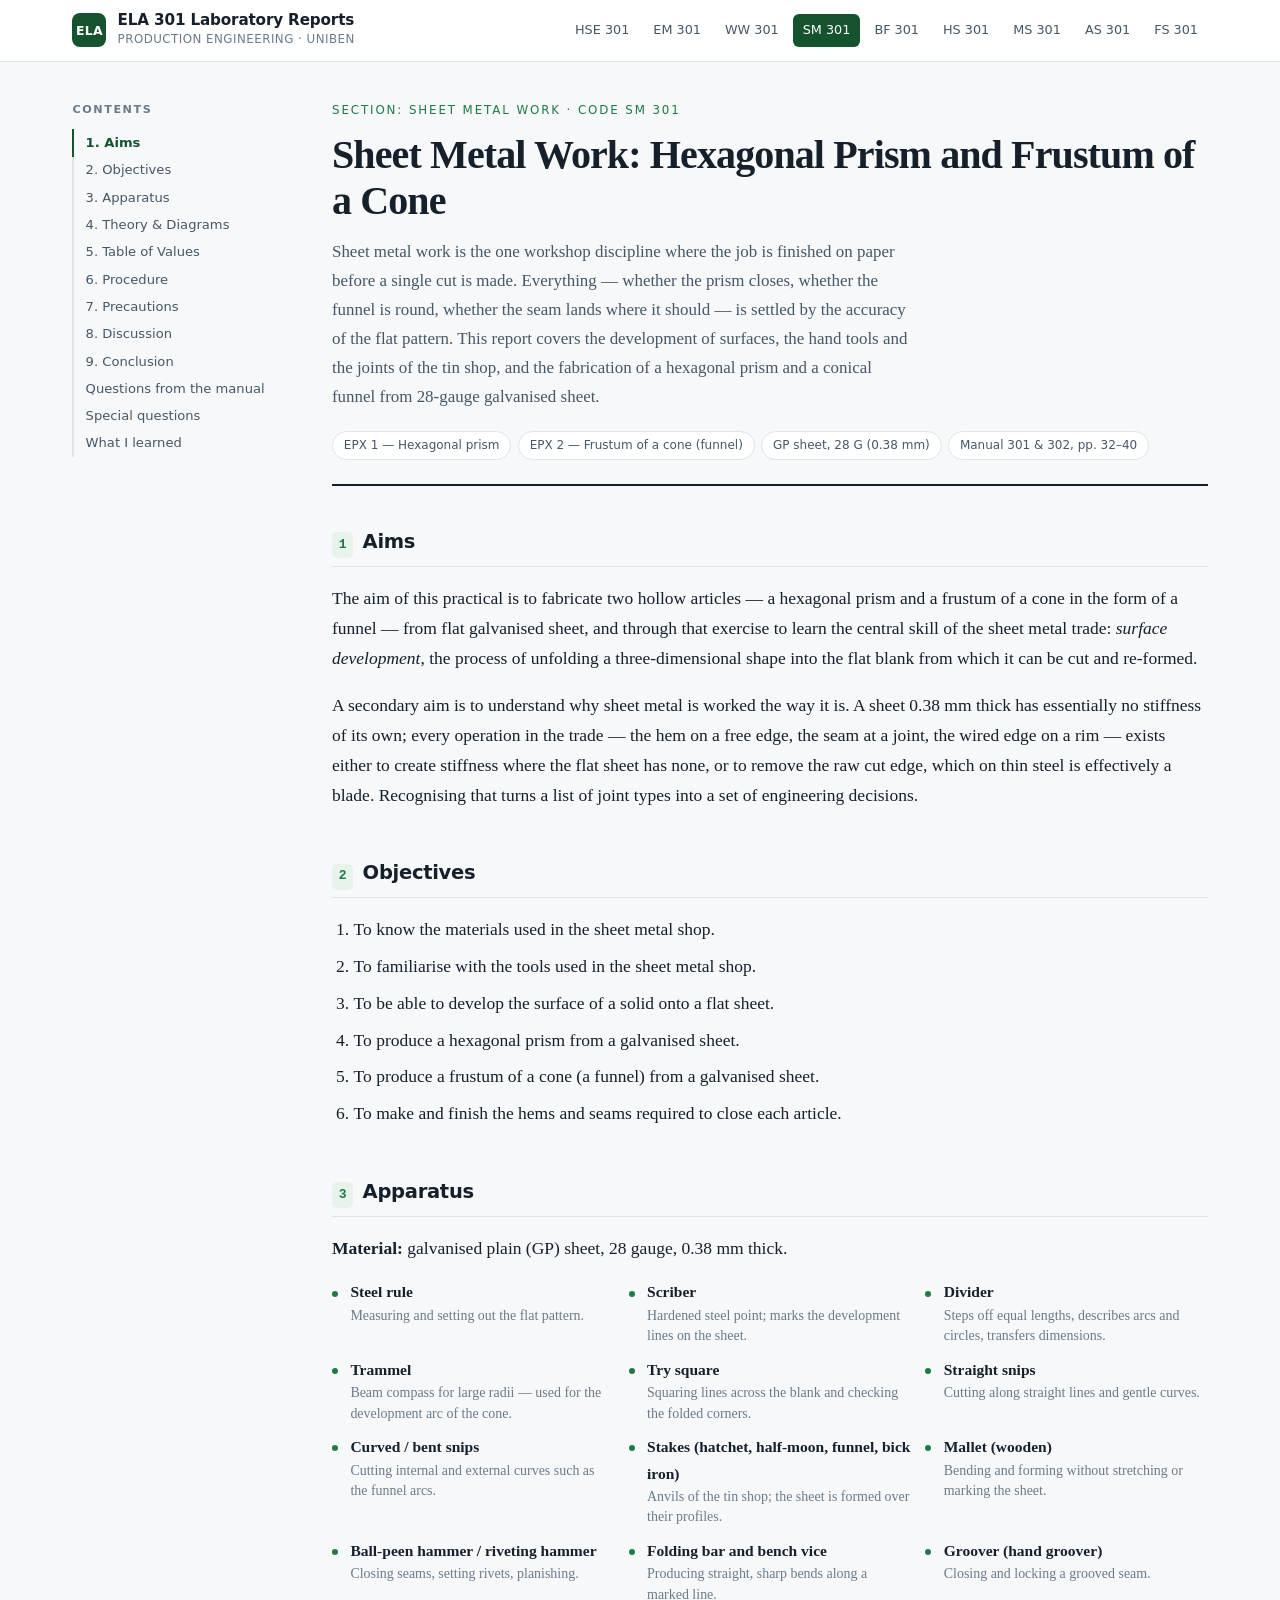
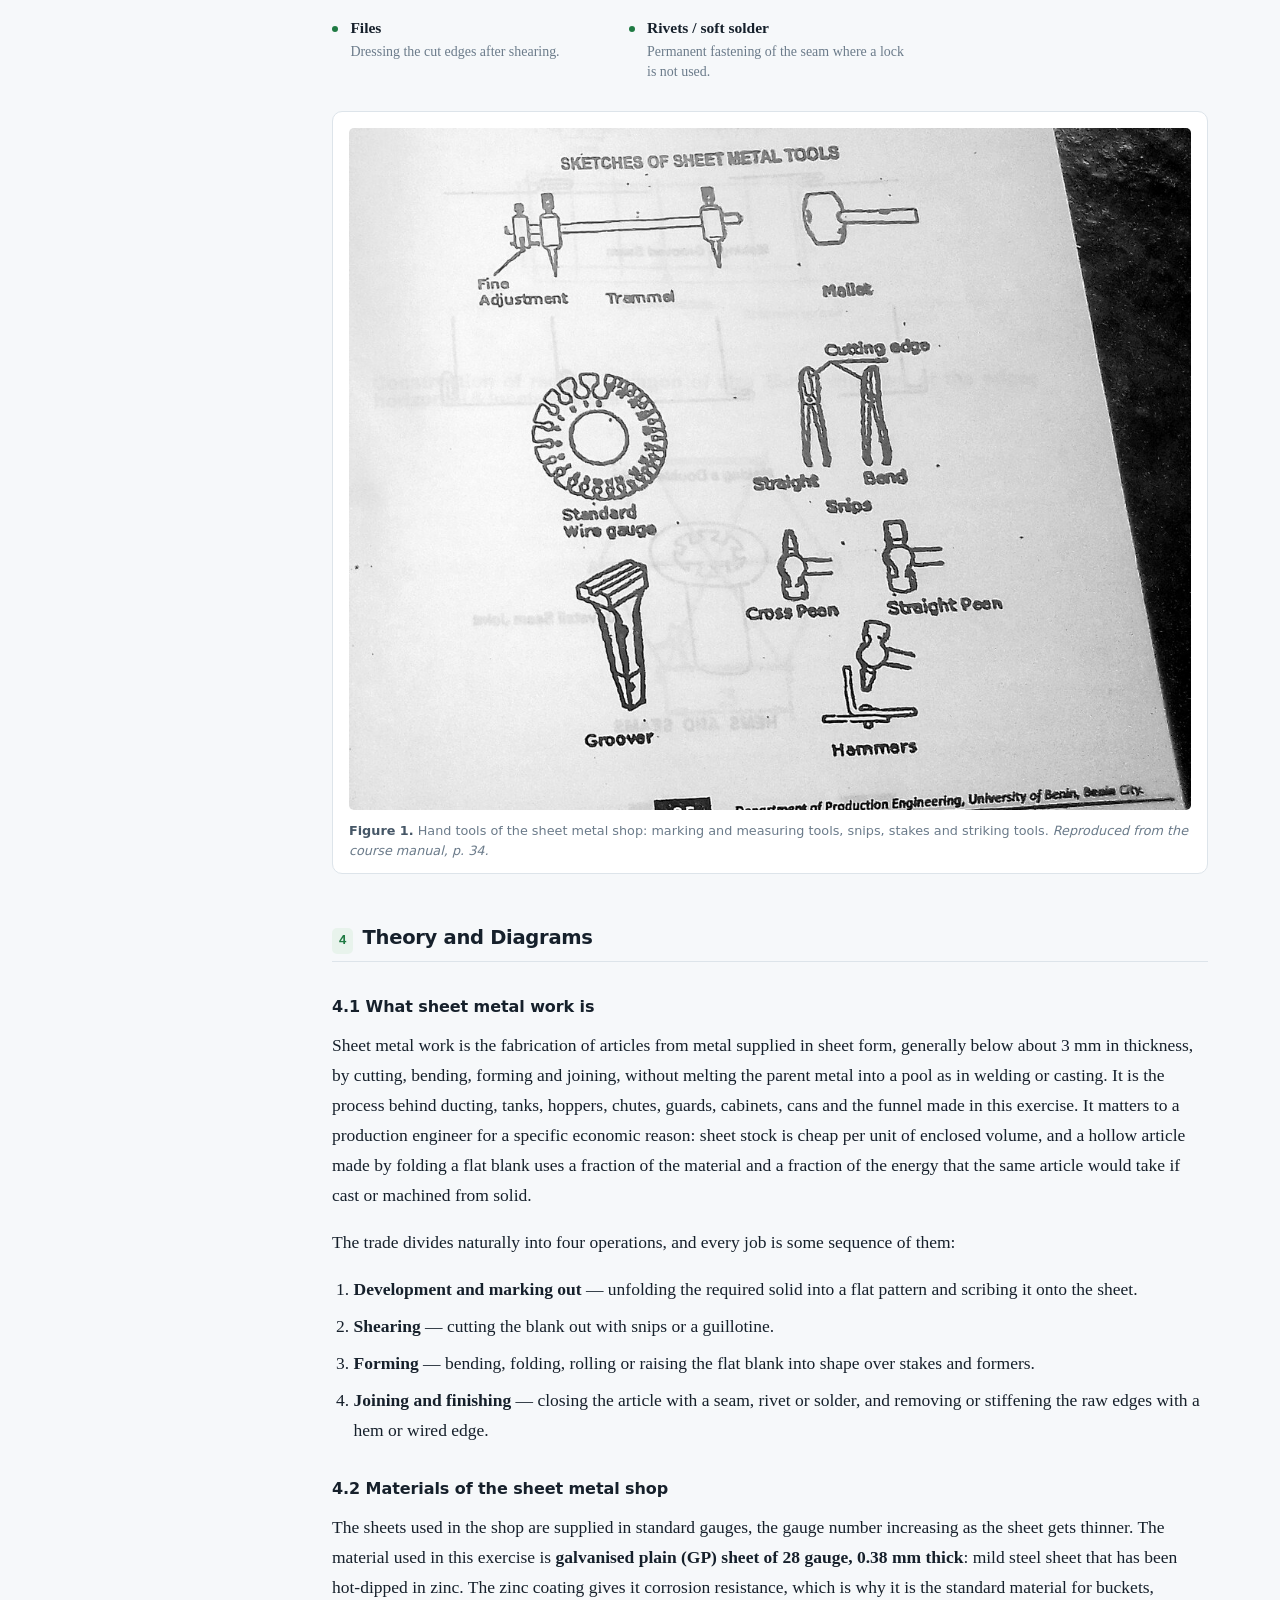
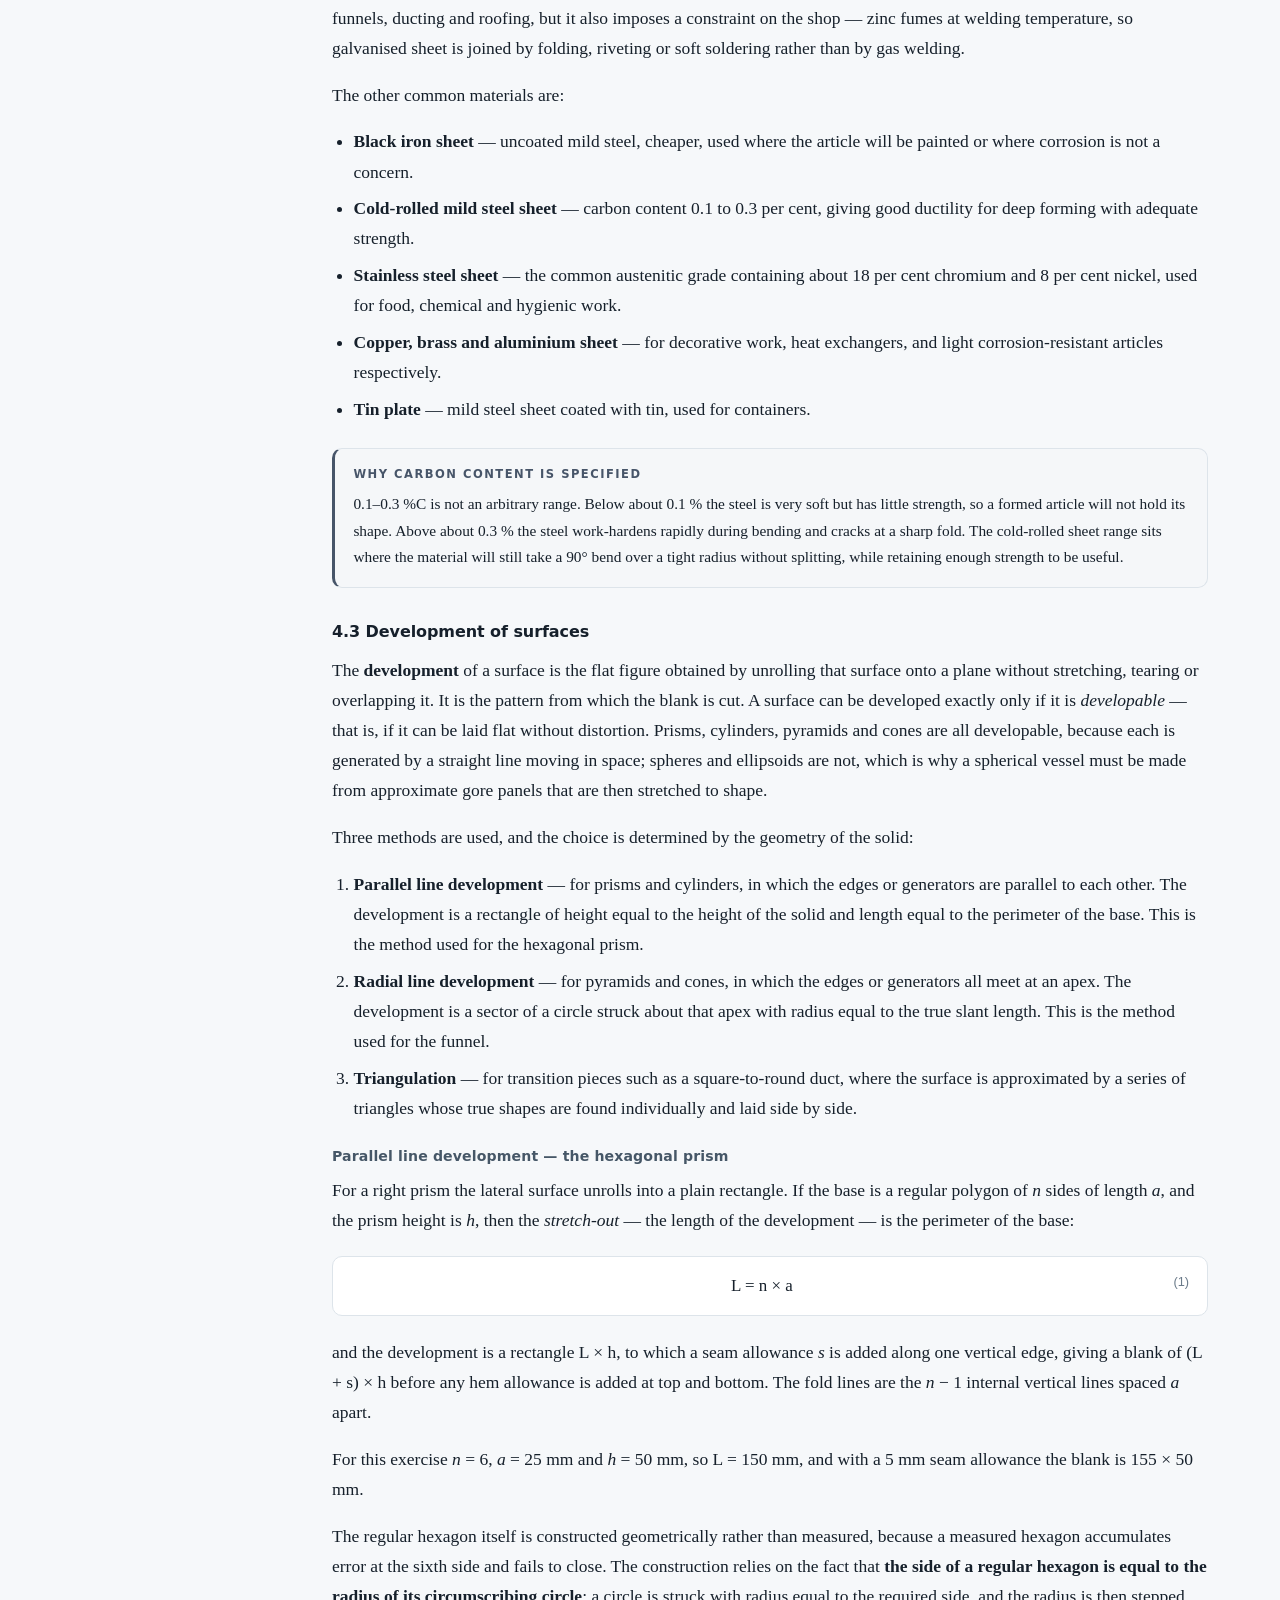
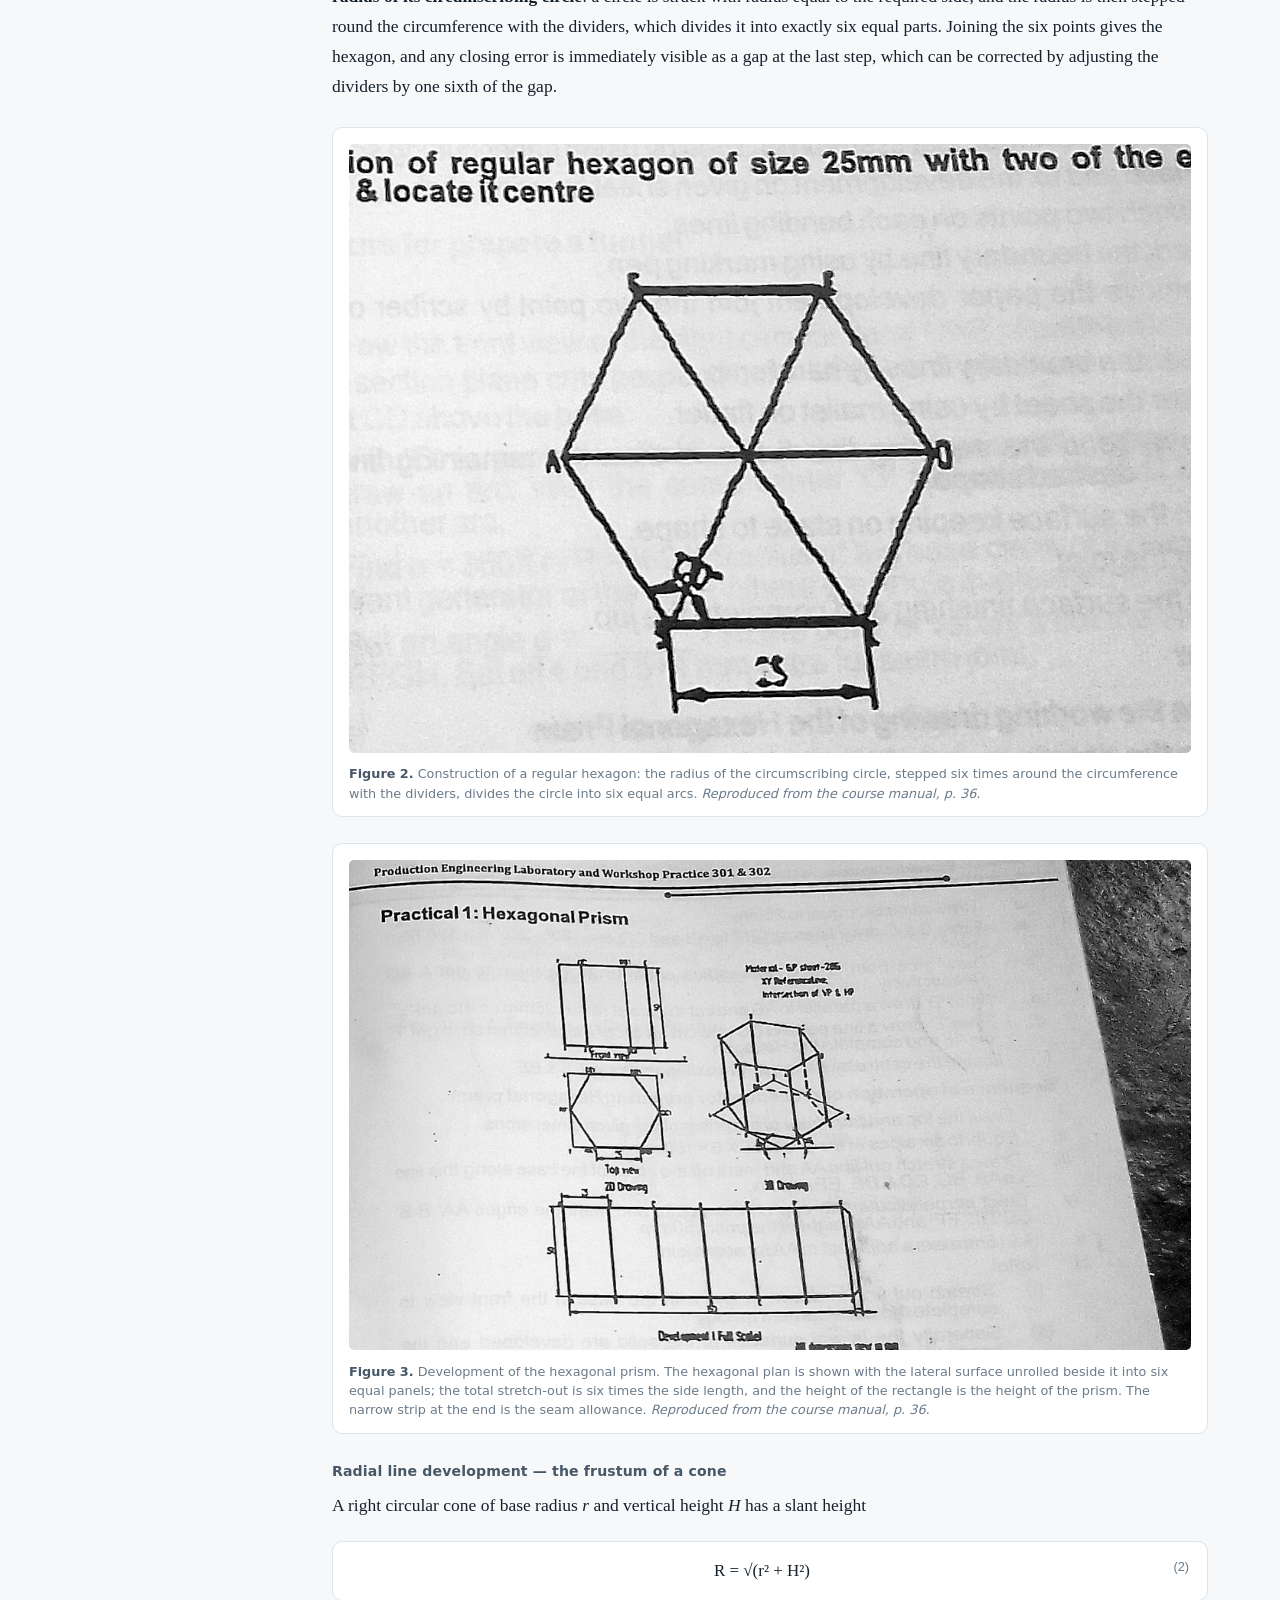
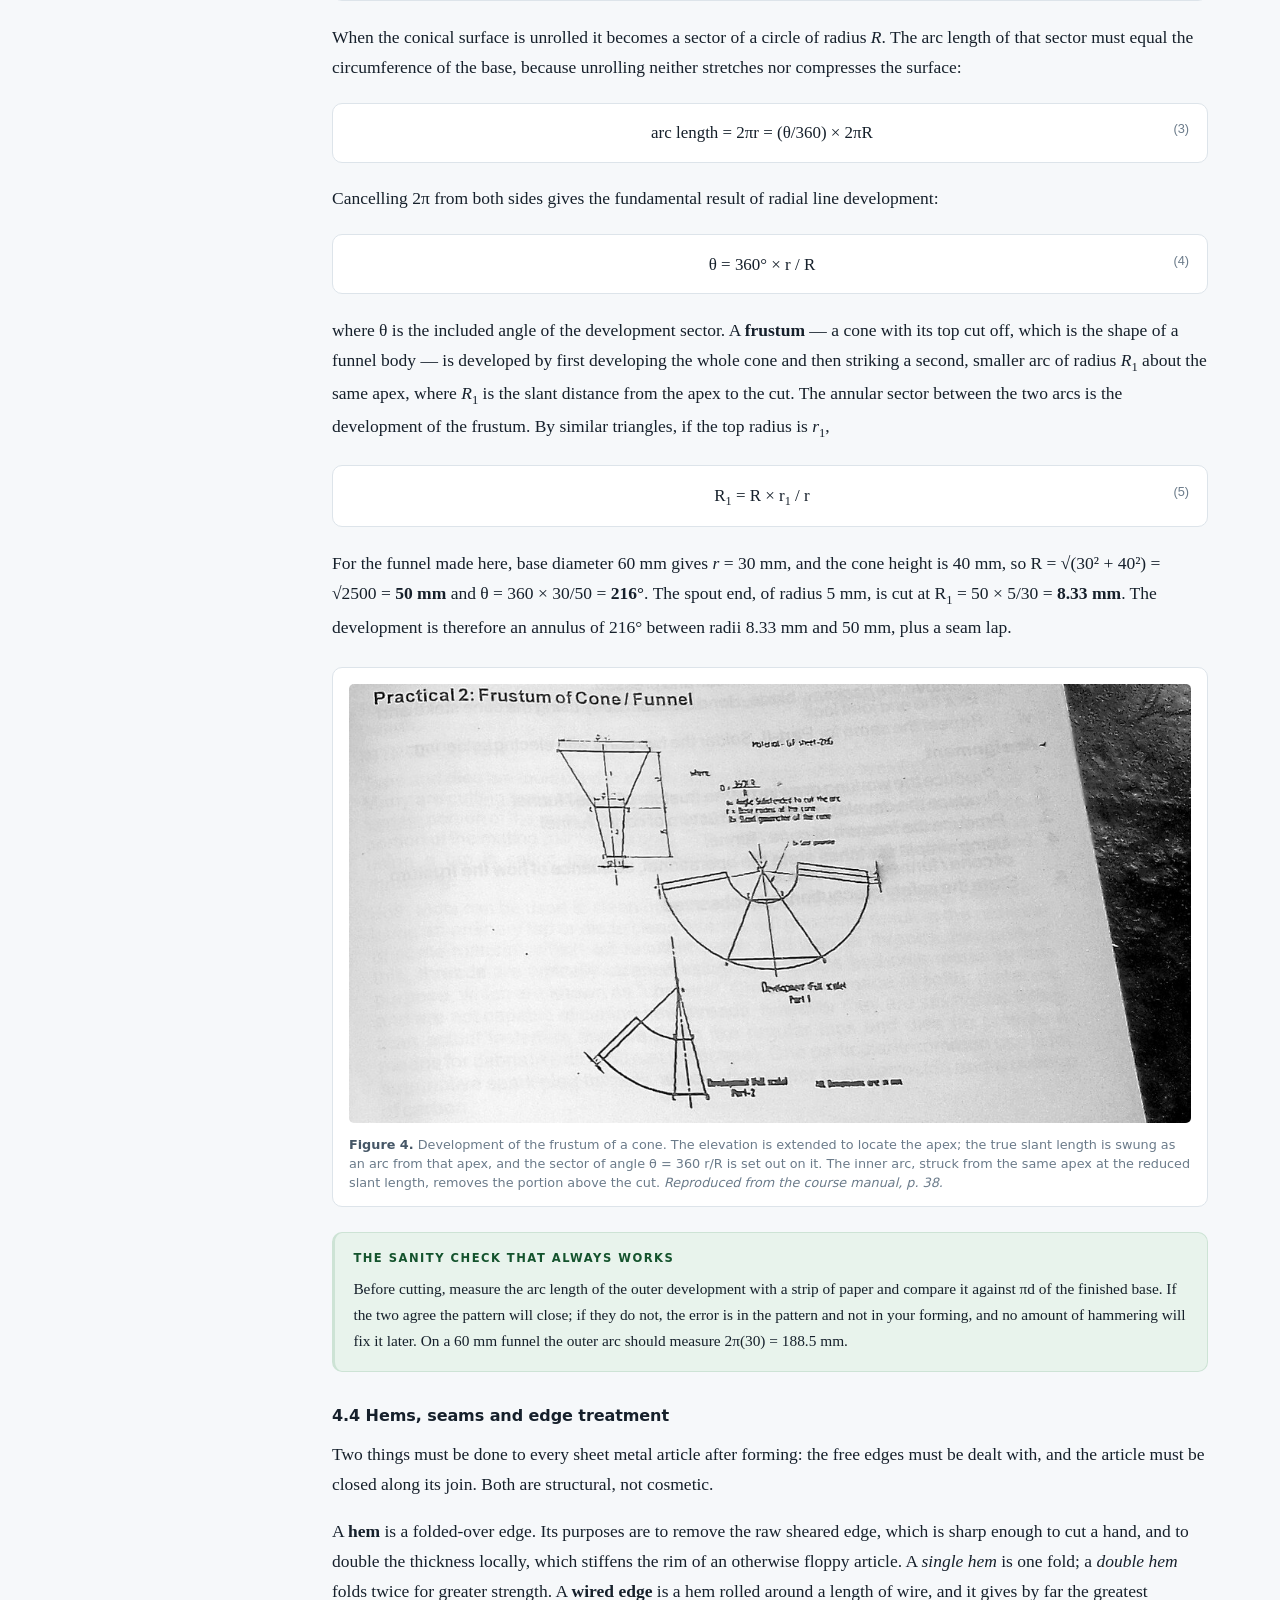
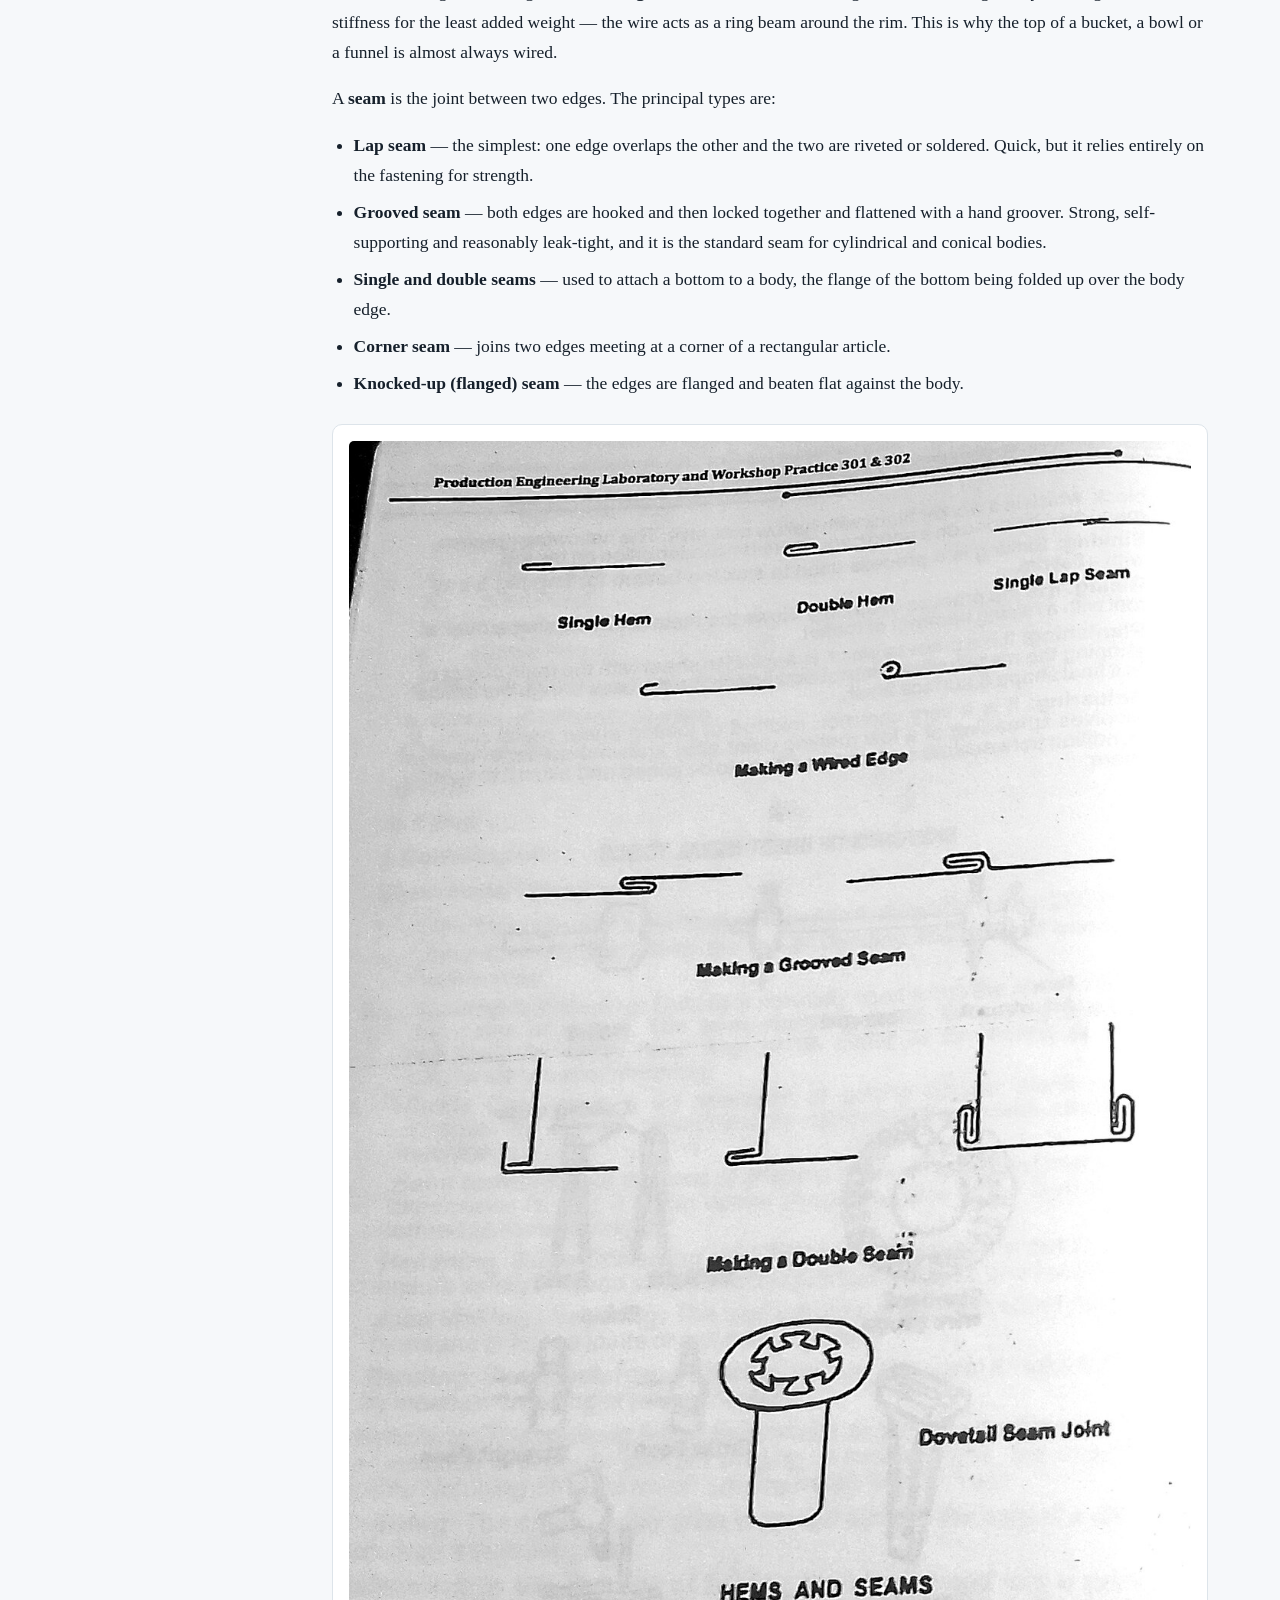
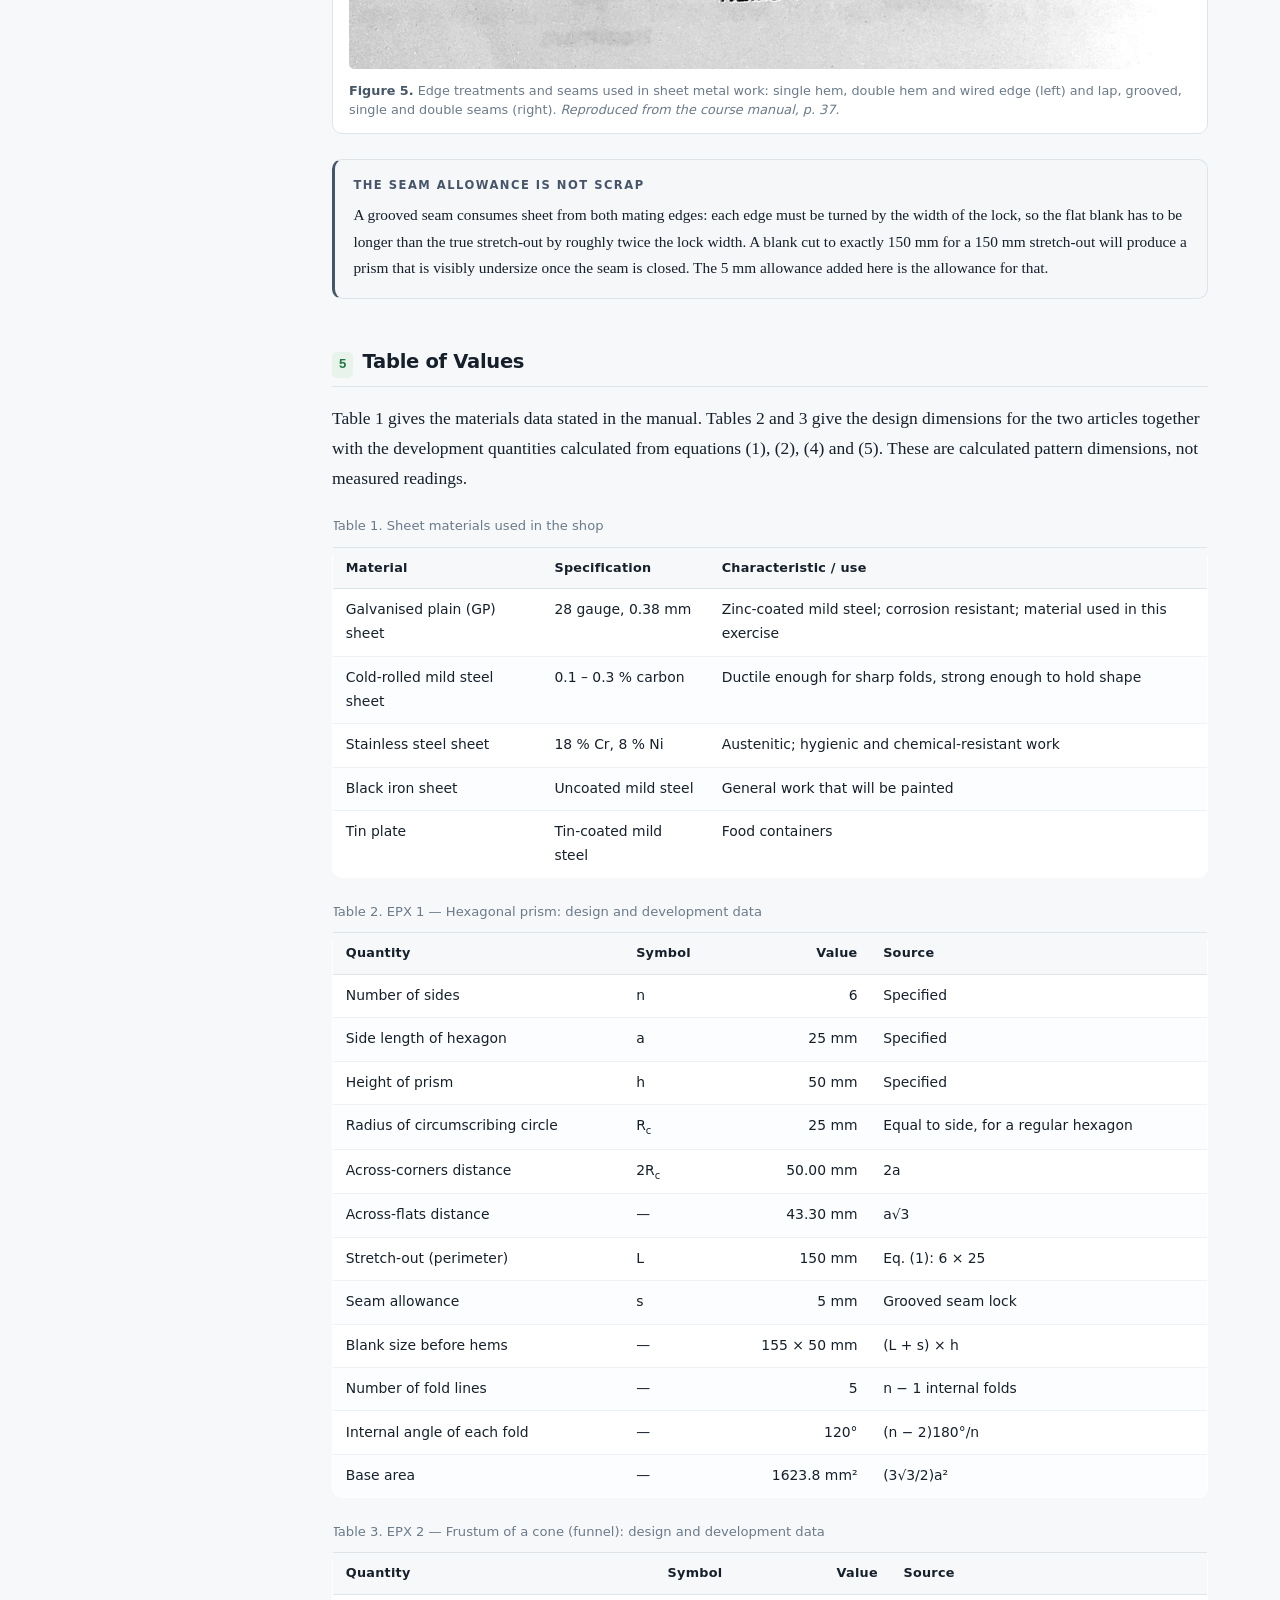
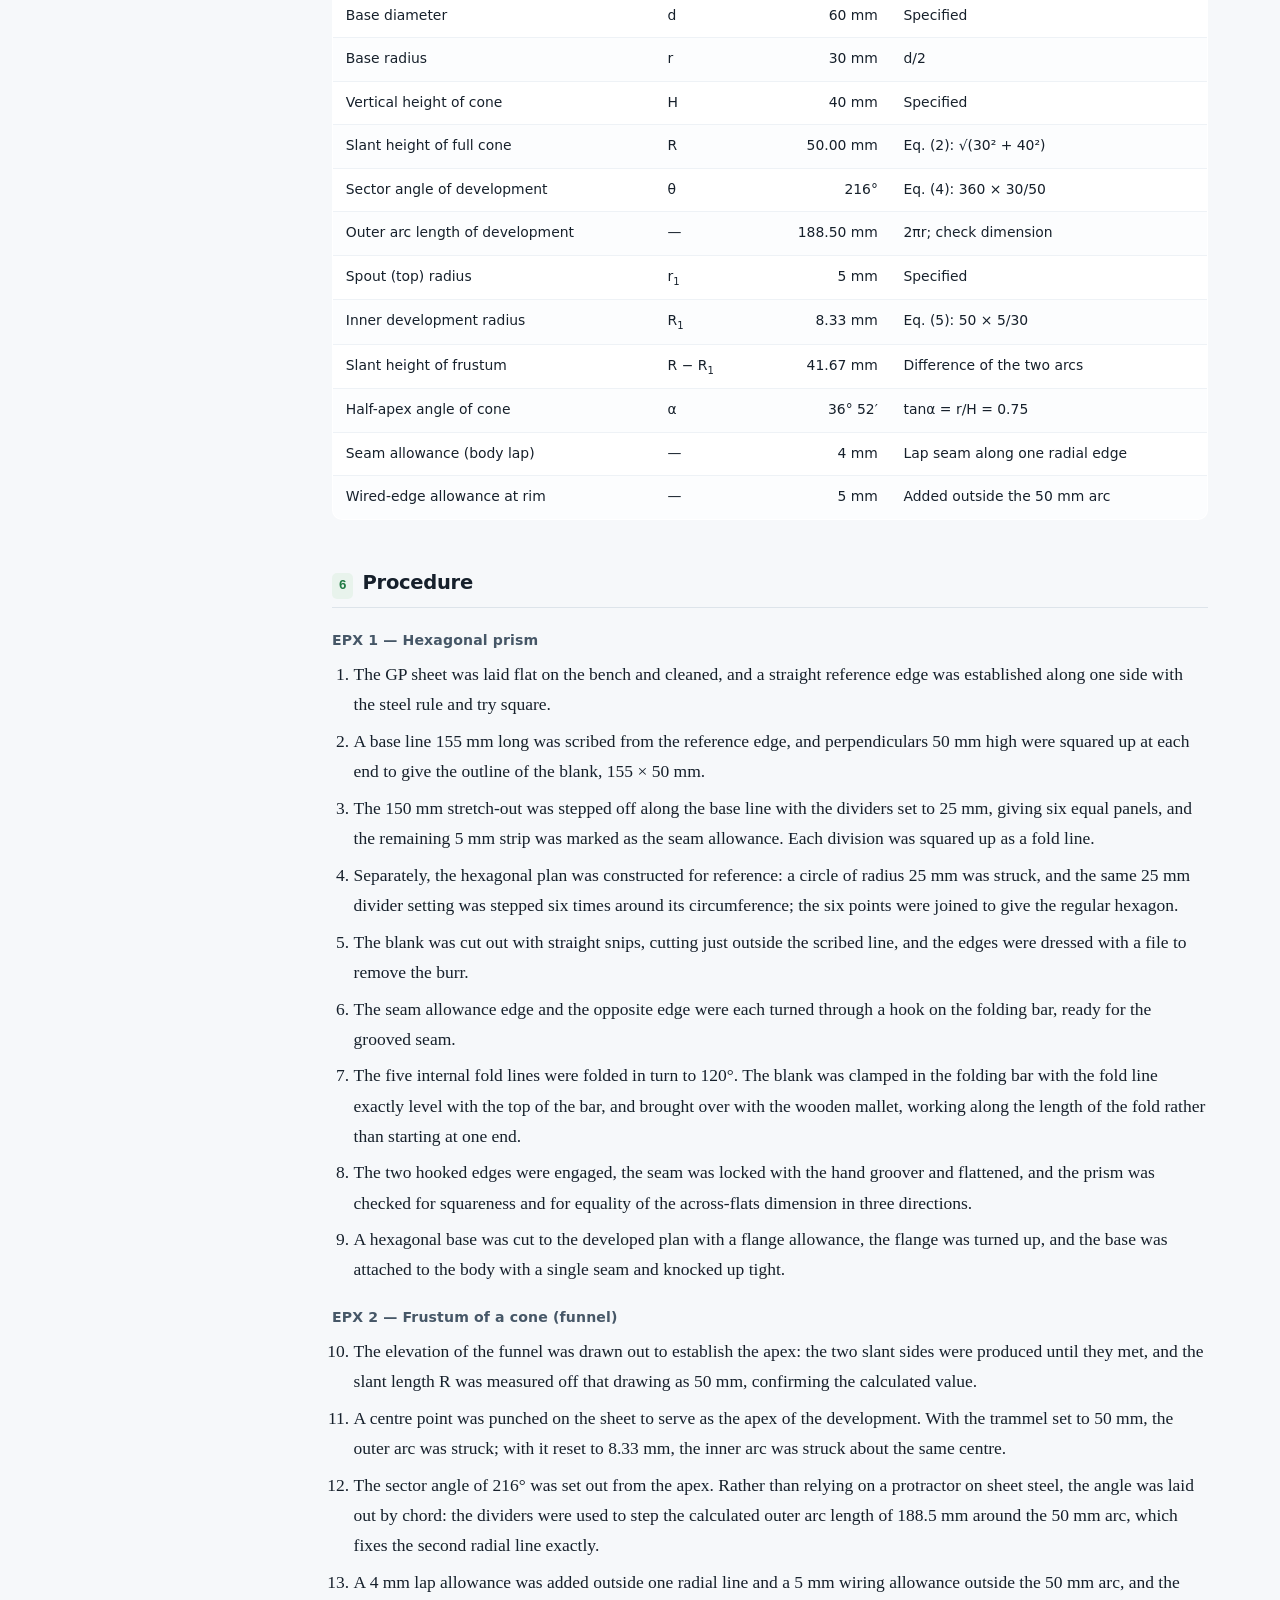
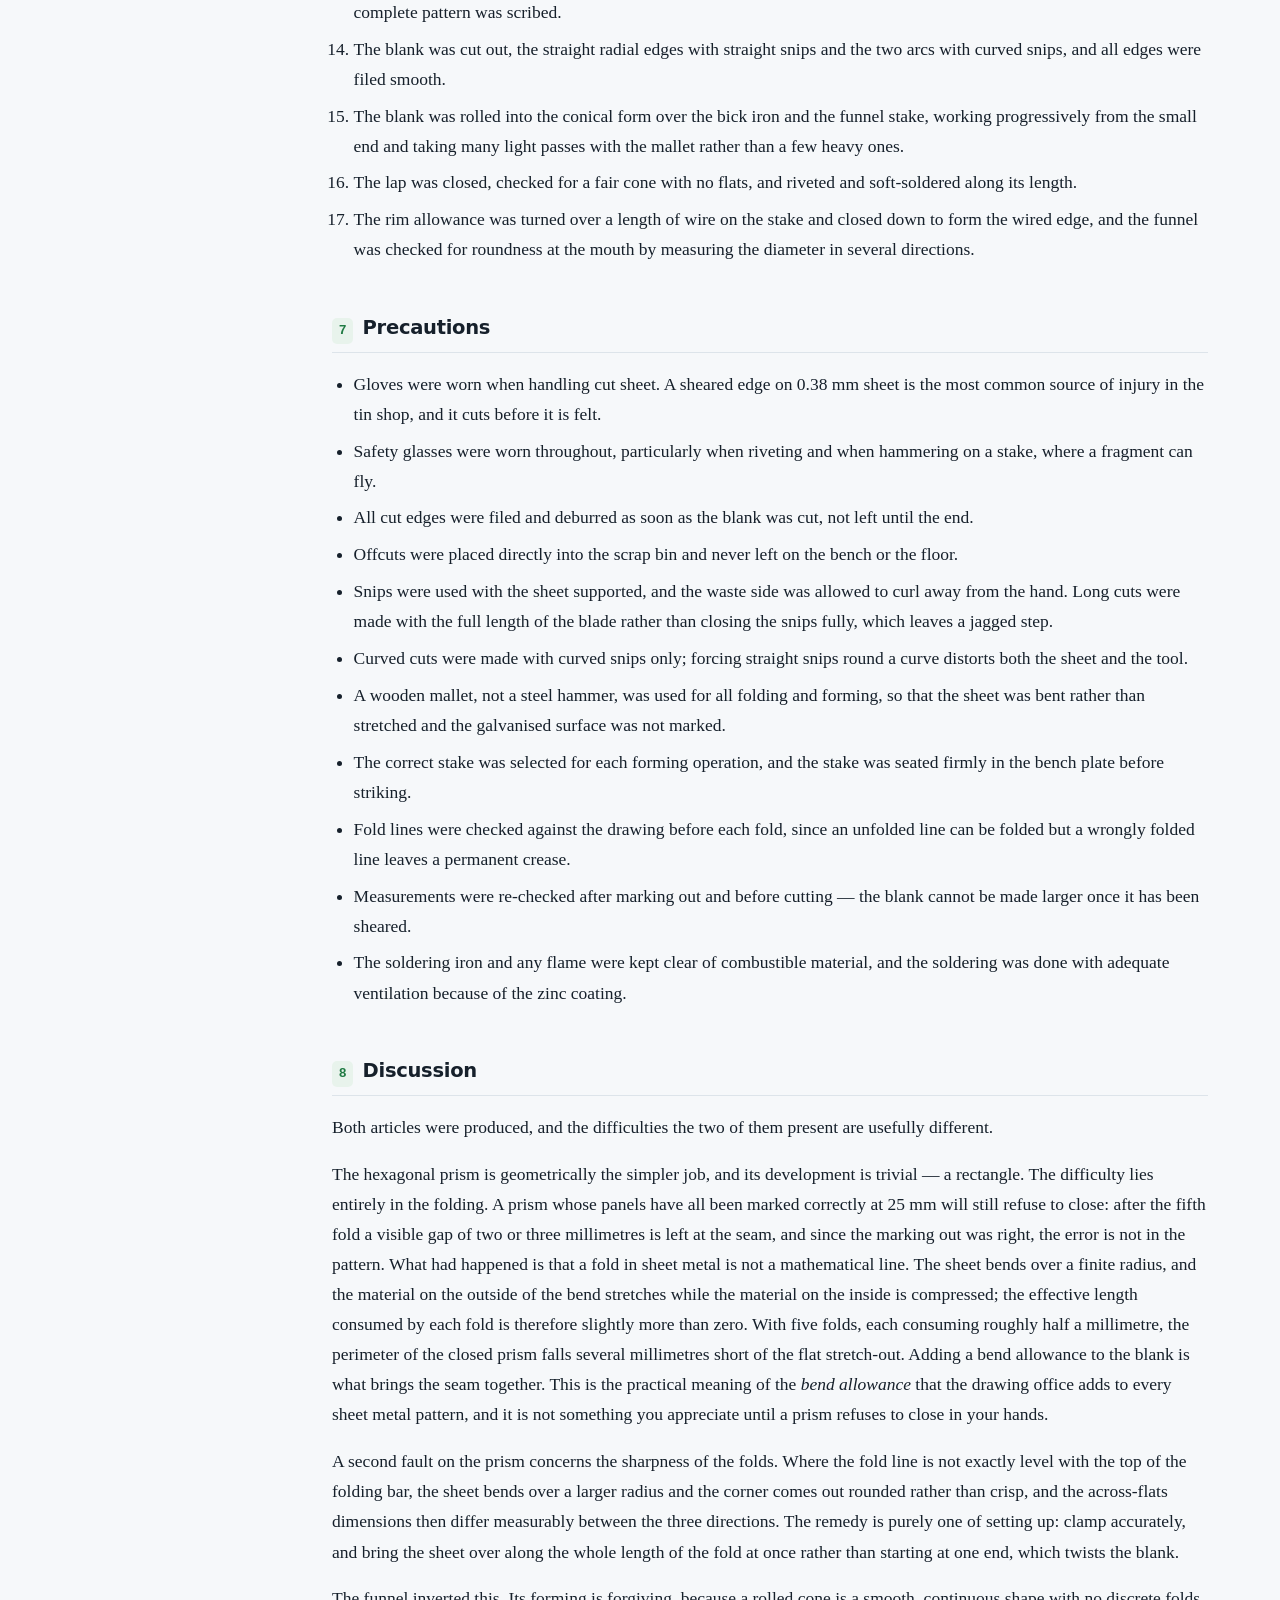
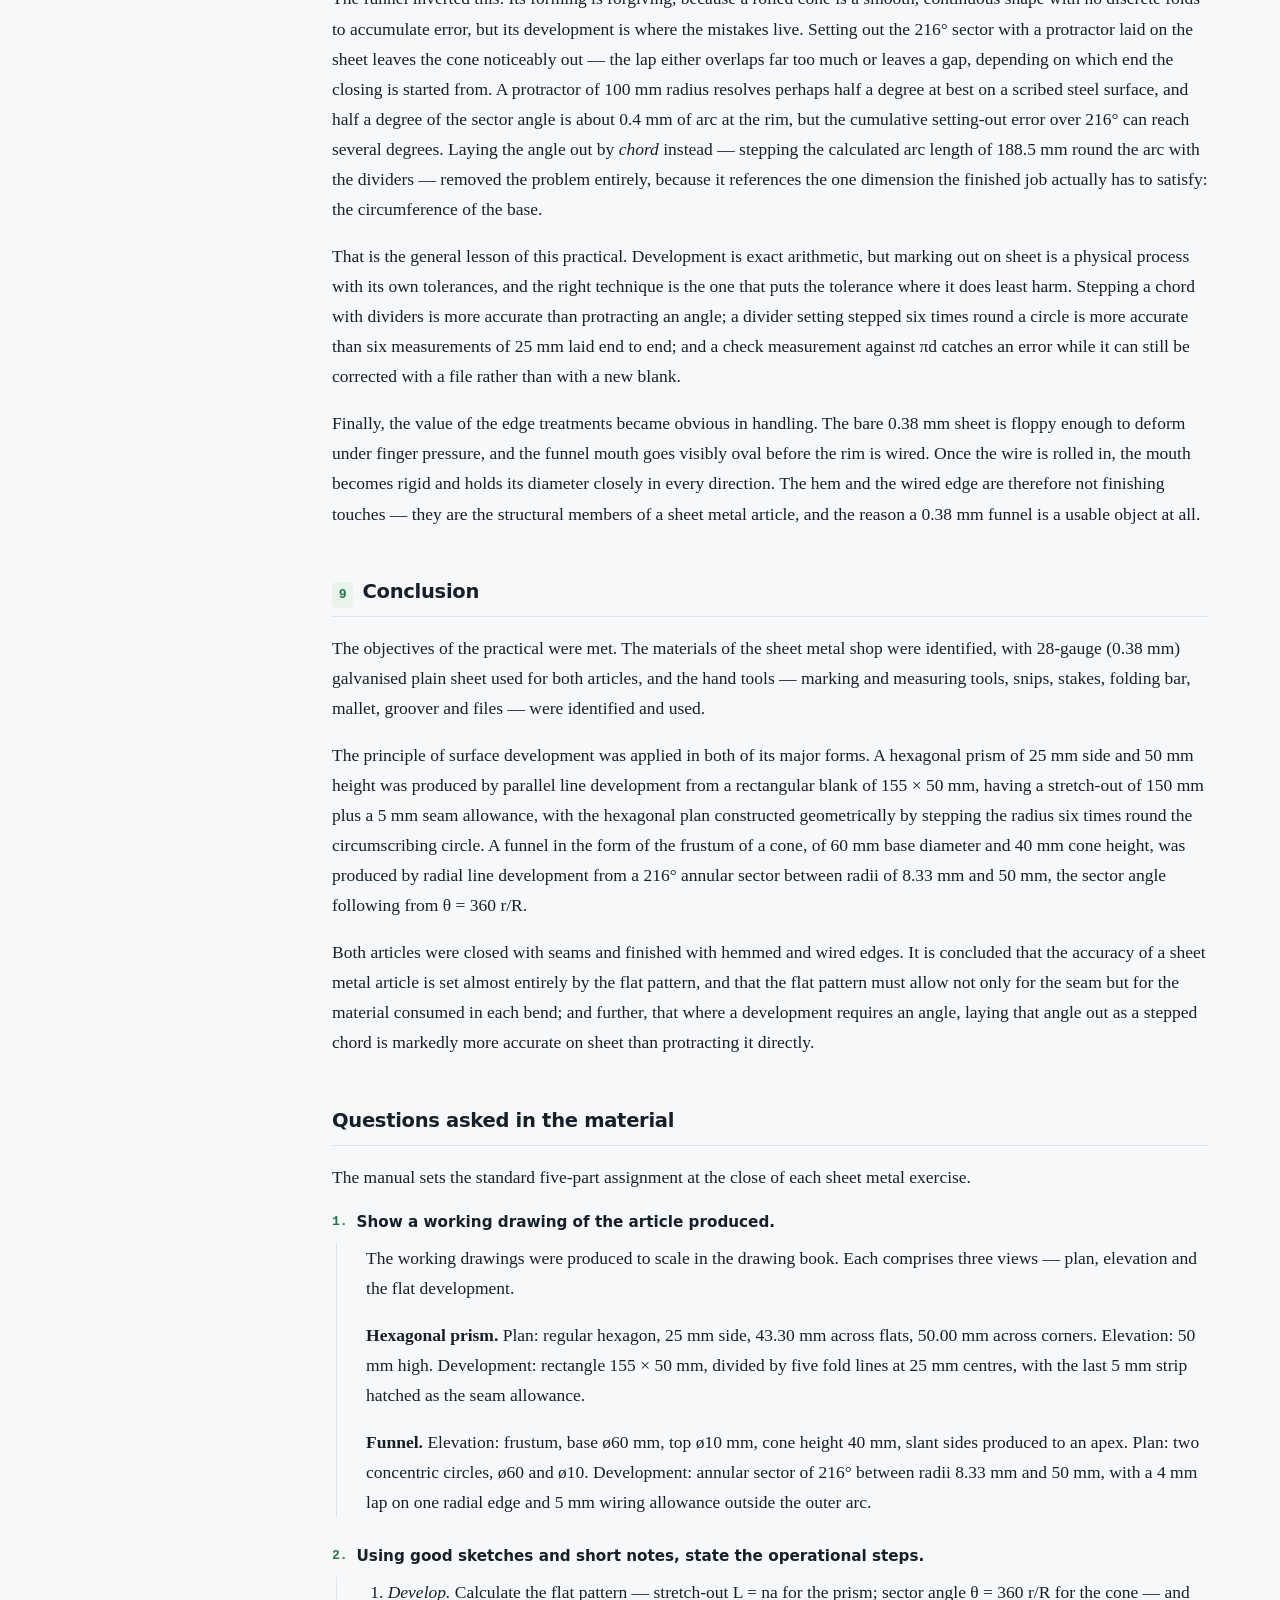
<file: site/reports/sm-301.html>
<!DOCTYPE html>
<html lang="en">
<head>
<meta charset="utf-8">
<meta name="viewport" content="width=device-width, initial-scale=1">
<title>SM 301 — Sheet Metal Work | ELA 301</title>
<meta name="description" content="Laboratory report on sheet metal work: surface development, hand tools, hems and seams, and the production of a hexagonal prism and a frustum of a cone (funnel).">
<link rel="stylesheet" href="../assets/styles.css">
</head>
<body>

<header class="masthead">
  <div class="masthead-inner">
    <a class="brand" href="../index.html">
      <span class="brand-mark">ELA</span>
      <span class="brand-text">
        <strong>ELA 301 Laboratory Reports</strong>
        <span>Production Engineering &middot; UNIBEN</span>
      </span>
    </a>
    <nav>
      <a href="hse-301.html">HSE 301</a>
      <a href="em-301.html">EM 301</a>
      <a href="ww-301.html">WW 301</a>
      <a class="current" href="sm-301.html">SM 301</a>
      <a href="bf-301.html">BF 301</a>
      <a href="hs-301.html">HS 301</a>
      <a href="ms-301.html">MS 301</a>
      <a href="as-301.html">AS 301</a>
      <a href="fs-301.html">FS 301</a>
    </nav>
  </div>
</header>

<div class="report-layout">

  <aside class="toc">
    <h4>Contents</h4>
    <ol>
      <li><a href="#aims">1. Aims</a></li>
      <li><a href="#objectives">2. Objectives</a></li>
      <li><a href="#apparatus">3. Apparatus</a></li>
      <li><a href="#theory">4. Theory &amp; Diagrams</a></li>
      <li><a href="#values">5. Table of Values</a></li>
      <li><a href="#procedure">6. Procedure</a></li>
      <li><a href="#precautions">7. Precautions</a></li>
      <li><a href="#discussion">8. Discussion</a></li>
      <li><a href="#conclusion">9. Conclusion</a></li>
      <li><a href="#questions">Questions from the manual</a></li>
      <li><a href="#special">Special questions</a></li>
      <li><a href="#learned">What I learned</a></li>
    </ol>
  </aside>

  <article class="report">

    <header class="report-header">
      <p class="kicker">Section: Sheet Metal Work &middot; Code SM 301</p>
      <h1>Sheet Metal Work: Hexagonal Prism and Frustum of a Cone</h1>
      <p class="standfirst">Sheet metal work is the one workshop discipline where the job is finished on paper before a single cut is made. Everything &mdash; whether the prism closes, whether the funnel is round, whether the seam lands where it should &mdash; is settled by the accuracy of the flat pattern. This report covers the development of surfaces, the hand tools and the joints of the tin shop, and the fabrication of a hexagonal prism and a conical funnel from 28-gauge galvanised sheet.</p>
      <div class="tagrow">
        <span>EPX 1 &mdash; Hexagonal prism</span>
        <span>EPX 2 &mdash; Frustum of a cone (funnel)</span>
        <span>GP sheet, 28 G (0.38 mm)</span>
        <span>Manual 301 &amp; 302, pp. 32&ndash;40</span>
      </div>
    </header>

    <section class="block" id="aims">
      <h2><span class="num">1</span> Aims</h2>
      <p>The aim of this practical is to fabricate two hollow articles &mdash; a hexagonal prism and a frustum of a cone in the form of a funnel &mdash; from flat galvanised sheet, and through that exercise to learn the central skill of the sheet metal trade: <em>surface development</em>, the process of unfolding a three-dimensional shape into the flat blank from which it can be cut and re-formed.</p>
      <p>A secondary aim is to understand why sheet metal is worked the way it is. A sheet 0.38 mm thick has essentially no stiffness of its own; every operation in the trade &mdash; the hem on a free edge, the seam at a joint, the wired edge on a rim &mdash; exists either to create stiffness where the flat sheet has none, or to remove the raw cut edge, which on thin steel is effectively a blade. Recognising that turns a list of joint types into a set of engineering decisions.</p>
    </section>

    <section class="block" id="objectives">
      <h2><span class="num">2</span> Objectives</h2>
      <ol>
        <li>To know the materials used in the sheet metal shop.</li>
        <li>To familiarise with the tools used in the sheet metal shop.</li>
        <li>To be able to develop the surface of a solid onto a flat sheet.</li>
        <li>To produce a hexagonal prism from a galvanised sheet.</li>
        <li>To produce a frustum of a cone (a funnel) from a galvanised sheet.</li>
        <li>To make and finish the hems and seams required to close each article.</li>
      </ol>
    </section>

    <section class="block" id="apparatus">
      <h2><span class="num">3</span> Apparatus</h2>
      <p><strong>Material:</strong> galvanised plain (GP) sheet, 28 gauge, 0.38 mm thick.</p>
      <ul class="apparatus">
        <li><b>Steel rule</b><span>Measuring and setting out the flat pattern.</span></li>
        <li><b>Scriber</b><span>Hardened steel point; marks the development lines on the sheet.</span></li>
        <li><b>Divider</b><span>Steps off equal lengths, describes arcs and circles, transfers dimensions.</span></li>
        <li><b>Trammel</b><span>Beam compass for large radii &mdash; used for the development arc of the cone.</span></li>
        <li><b>Try square</b><span>Squaring lines across the blank and checking the folded corners.</span></li>
        <li><b>Straight snips</b><span>Cutting along straight lines and gentle curves.</span></li>
        <li><b>Curved / bent snips</b><span>Cutting internal and external curves such as the funnel arcs.</span></li>
        <li><b>Stakes (hatchet, half-moon, funnel, bick iron)</b><span>Anvils of the tin shop; the sheet is formed over their profiles.</span></li>
        <li><b>Mallet (wooden)</b><span>Bending and forming without stretching or marking the sheet.</span></li>
        <li><b>Ball-peen hammer / riveting hammer</b><span>Closing seams, setting rivets, planishing.</span></li>
        <li><b>Folding bar and bench vice</b><span>Producing straight, sharp bends along a marked line.</span></li>
        <li><b>Groover (hand groover)</b><span>Closing and locking a grooved seam.</span></li>
        <li><b>Files</b><span>Dressing the cut edges after shearing.</span></li>
        <li><b>Rivets / soft solder</b><span>Permanent fastening of the seam where a lock is not used.</span></li>
      </ul>

      <figure>
        <img src="../assets/diagrams/sm-hand-tools.jpg" alt="Sheet metal hand tools including snips, stakes, mallet, hammers, scriber and dividers">
        <figcaption><b>Figure 1.</b> Hand tools of the sheet metal shop: marking and measuring tools, snips, stakes and striking tools. <em>Reproduced from the course manual, p. 34.</em></figcaption>
      </figure>
    </section>

    <section class="block" id="theory">
      <h2><span class="num">4</span> Theory and Diagrams</h2>

      <h3>4.1 What sheet metal work is</h3>
      <p>Sheet metal work is the fabrication of articles from metal supplied in sheet form, generally below about 3 mm in thickness, by cutting, bending, forming and joining, without melting the parent metal into a pool as in welding or casting. It is the process behind ducting, tanks, hoppers, chutes, guards, cabinets, cans and the funnel made in this exercise. It matters to a production engineer for a specific economic reason: sheet stock is cheap per unit of enclosed volume, and a hollow article made by folding a flat blank uses a fraction of the material and a fraction of the energy that the same article would take if cast or machined from solid.</p>
      <p>The trade divides naturally into four operations, and every job is some sequence of them:</p>
      <ol>
        <li><strong>Development and marking out</strong> &mdash; unfolding the required solid into a flat pattern and scribing it onto the sheet.</li>
        <li><strong>Shearing</strong> &mdash; cutting the blank out with snips or a guillotine.</li>
        <li><strong>Forming</strong> &mdash; bending, folding, rolling or raising the flat blank into shape over stakes and formers.</li>
        <li><strong>Joining and finishing</strong> &mdash; closing the article with a seam, rivet or solder, and removing or stiffening the raw edges with a hem or wired edge.</li>
      </ol>

      <h3>4.2 Materials of the sheet metal shop</h3>
      <p>The sheets used in the shop are supplied in standard gauges, the gauge number increasing as the sheet gets thinner. The material used in this exercise is <strong>galvanised plain (GP) sheet of 28 gauge, 0.38 mm thick</strong>: mild steel sheet that has been hot-dipped in zinc. The zinc coating gives it corrosion resistance, which is why it is the standard material for buckets, funnels, ducting and roofing, but it also imposes a constraint on the shop &mdash; zinc fumes at welding temperature, so galvanised sheet is joined by folding, riveting or soft soldering rather than by gas welding.</p>
      <p>The other common materials are:</p>
      <ul>
        <li><strong>Black iron sheet</strong> &mdash; uncoated mild steel, cheaper, used where the article will be painted or where corrosion is not a concern.</li>
        <li><strong>Cold-rolled mild steel sheet</strong> &mdash; carbon content 0.1 to 0.3 per cent, giving good ductility for deep forming with adequate strength.</li>
        <li><strong>Stainless steel sheet</strong> &mdash; the common austenitic grade containing about 18 per cent chromium and 8 per cent nickel, used for food, chemical and hygienic work.</li>
        <li><strong>Copper, brass and aluminium sheet</strong> &mdash; for decorative work, heat exchangers, and light corrosion-resistant articles respectively.</li>
        <li><strong>Tin plate</strong> &mdash; mild steel sheet coated with tin, used for containers.</li>
      </ul>

      <div class="insight">
        <span class="lbl">Why carbon content is specified</span>
        <p>0.1&ndash;0.3 %C is not an arbitrary range. Below about 0.1 % the steel is very soft but has little strength, so a formed article will not hold its shape. Above about 0.3 % the steel work-hardens rapidly during bending and cracks at a sharp fold. The cold-rolled sheet range sits where the material will still take a 90&deg; bend over a tight radius without splitting, while retaining enough strength to be useful.</p>
      </div>

      <h3>4.3 Development of surfaces</h3>
      <p>The <strong>development</strong> of a surface is the flat figure obtained by unrolling that surface onto a plane without stretching, tearing or overlapping it. It is the pattern from which the blank is cut. A surface can be developed exactly only if it is <em>developable</em> &mdash; that is, if it can be laid flat without distortion. Prisms, cylinders, pyramids and cones are all developable, because each is generated by a straight line moving in space; spheres and ellipsoids are not, which is why a spherical vessel must be made from approximate gore panels that are then stretched to shape.</p>
      <p>Three methods are used, and the choice is determined by the geometry of the solid:</p>
      <ol>
        <li><strong>Parallel line development</strong> &mdash; for prisms and cylinders, in which the edges or generators are parallel to each other. The development is a rectangle of height equal to the height of the solid and length equal to the perimeter of the base. This is the method used for the hexagonal prism.</li>
        <li><strong>Radial line development</strong> &mdash; for pyramids and cones, in which the edges or generators all meet at an apex. The development is a sector of a circle struck about that apex with radius equal to the true slant length. This is the method used for the funnel.</li>
        <li><strong>Triangulation</strong> &mdash; for transition pieces such as a square-to-round duct, where the surface is approximated by a series of triangles whose true shapes are found individually and laid side by side.</li>
      </ol>

      <h4>Parallel line development — the hexagonal prism</h4>
      <p>For a right prism the lateral surface unrolls into a plain rectangle. If the base is a regular polygon of <em>n</em> sides of length <em>a</em>, and the prism height is <em>h</em>, then the <em>stretch-out</em> &mdash; the length of the development &mdash; is the perimeter of the base:</p>
      <div class="eq">L = n &times; a<span class="tag">(1)</span></div>
      <p>and the development is a rectangle L &times; h, to which a seam allowance <em>s</em> is added along one vertical edge, giving a blank of (L + s) &times; h before any hem allowance is added at top and bottom. The fold lines are the <em>n</em> &minus; 1 internal vertical lines spaced <em>a</em> apart.</p>
      <p>For this exercise <em>n</em> = 6, <em>a</em> = 25 mm and <em>h</em> = 50 mm, so L = 150 mm, and with a 5 mm seam allowance the blank is 155 &times; 50 mm.</p>
      <p>The regular hexagon itself is constructed geometrically rather than measured, because a measured hexagon accumulates error at the sixth side and fails to close. The construction relies on the fact that <strong>the side of a regular hexagon is equal to the radius of its circumscribing circle</strong>: a circle is struck with radius equal to the required side, and the radius is then stepped round the circumference with the dividers, which divides it into exactly six equal parts. Joining the six points gives the hexagon, and any closing error is immediately visible as a gap at the last step, which can be corrected by adjusting the dividers by one sixth of the gap.</p>

      <figure>
        <img src="../assets/diagrams/sm-hexagon-construction.jpg" alt="Geometric construction of a regular hexagon within a circle using dividers stepped round the circumference">
        <figcaption><b>Figure 2.</b> Construction of a regular hexagon: the radius of the circumscribing circle, stepped six times around the circumference with the dividers, divides the circle into six equal arcs. <em>Reproduced from the course manual, p. 36.</em></figcaption>
      </figure>

      <figure>
        <img src="../assets/diagrams/sm-hex-prism-dev.jpg" alt="Development of a hexagonal prism showing the hexagonal base and the rectangular lateral development divided into six panels">
        <figcaption><b>Figure 3.</b> Development of the hexagonal prism. The hexagonal plan is shown with the lateral surface unrolled beside it into six equal panels; the total stretch-out is six times the side length, and the height of the rectangle is the height of the prism. The narrow strip at the end is the seam allowance. <em>Reproduced from the course manual, p. 36.</em></figcaption>
      </figure>

      <h4>Radial line development — the frustum of a cone</h4>
      <p>A right circular cone of base radius <em>r</em> and vertical height <em>H</em> has a slant height</p>
      <div class="eq">R = &radic;(r&sup2; + H&sup2;)<span class="tag">(2)</span></div>
      <p>When the conical surface is unrolled it becomes a sector of a circle of radius <em>R</em>. The arc length of that sector must equal the circumference of the base, because unrolling neither stretches nor compresses the surface:</p>
      <div class="eq">arc length = 2&pi;r = (&theta;/360) &times; 2&pi;R<span class="tag">(3)</span></div>
      <p>Cancelling 2&pi; from both sides gives the fundamental result of radial line development:</p>
      <div class="eq">&theta; = 360&deg; &times; r / R<span class="tag">(4)</span></div>
      <p>where &theta; is the included angle of the development sector. A <strong>frustum</strong> &mdash; a cone with its top cut off, which is the shape of a funnel body &mdash; is developed by first developing the whole cone and then striking a second, smaller arc of radius <em>R</em><sub>1</sub> about the same apex, where <em>R</em><sub>1</sub> is the slant distance from the apex to the cut. The annular sector between the two arcs is the development of the frustum. By similar triangles, if the top radius is <em>r</em><sub>1</sub>,</p>
      <div class="eq">R<sub>1</sub> = R &times; r<sub>1</sub> / r<span class="tag">(5)</span></div>
      <p>For the funnel made here, base diameter 60 mm gives <em>r</em> = 30 mm, and the cone height is 40 mm, so R = &radic;(30&sup2; + 40&sup2;) = &radic;2500 = <strong>50 mm</strong> and &theta; = 360 &times; 30/50 = <strong>216&deg;</strong>. The spout end, of radius 5 mm, is cut at R<sub>1</sub> = 50 &times; 5/30 = <strong>8.33 mm</strong>. The development is therefore an annulus of 216&deg; between radii 8.33 mm and 50 mm, plus a seam lap.</p>

      <figure>
        <img src="../assets/diagrams/sm-frustum-dev.jpg" alt="Development of a frustum of a cone showing apex, slant length arcs and the sector angle">
        <figcaption><b>Figure 4.</b> Development of the frustum of a cone. The elevation is extended to locate the apex; the true slant length is swung as an arc from that apex, and the sector of angle &theta; = 360 r/R is set out on it. The inner arc, struck from the same apex at the reduced slant length, removes the portion above the cut. <em>Reproduced from the course manual, p. 38.</em></figcaption>
      </figure>

      <div class="note">
        <span class="lbl">The sanity check that always works</span>
        <p>Before cutting, measure the arc length of the outer development with a strip of paper and compare it against &pi;d of the finished base. If the two agree the pattern will close; if they do not, the error is in the pattern and not in your forming, and no amount of hammering will fix it later. On a 60 mm funnel the outer arc should measure 2&pi;(30) = 188.5 mm.</p>
      </div>

      <h3>4.4 Hems, seams and edge treatment</h3>
      <p>Two things must be done to every sheet metal article after forming: the free edges must be dealt with, and the article must be closed along its join. Both are structural, not cosmetic.</p>
      <p>A <strong>hem</strong> is a folded-over edge. Its purposes are to remove the raw sheared edge, which is sharp enough to cut a hand, and to double the thickness locally, which stiffens the rim of an otherwise floppy article. A <em>single hem</em> is one fold; a <em>double hem</em> folds twice for greater strength. A <strong>wired edge</strong> is a hem rolled around a length of wire, and it gives by far the greatest stiffness for the least added weight &mdash; the wire acts as a ring beam around the rim. This is why the top of a bucket, a bowl or a funnel is almost always wired.</p>
      <p>A <strong>seam</strong> is the joint between two edges. The principal types are:</p>
      <ul>
        <li><strong>Lap seam</strong> &mdash; the simplest: one edge overlaps the other and the two are riveted or soldered. Quick, but it relies entirely on the fastening for strength.</li>
        <li><strong>Grooved seam</strong> &mdash; both edges are hooked and then locked together and flattened with a hand groover. Strong, self-supporting and reasonably leak-tight, and it is the standard seam for cylindrical and conical bodies.</li>
        <li><strong>Single and double seams</strong> &mdash; used to attach a bottom to a body, the flange of the bottom being folded up over the body edge.</li>
        <li><strong>Corner seam</strong> &mdash; joins two edges meeting at a corner of a rectangular article.</li>
        <li><strong>Knocked-up (flanged) seam</strong> &mdash; the edges are flanged and beaten flat against the body.</li>
      </ul>

      <figure>
        <img src="../assets/diagrams/sm-hems-seams.jpg" alt="Types of hems and seams in sheet metal work including single hem, double hem, wired edge, lap seam, grooved seam and double seam">
        <figcaption><b>Figure 5.</b> Edge treatments and seams used in sheet metal work: single hem, double hem and wired edge (left) and lap, grooved, single and double seams (right). <em>Reproduced from the course manual, p. 37.</em></figcaption>
      </figure>

      <div class="insight">
        <span class="lbl">The seam allowance is not scrap</span>
        <p>A grooved seam consumes sheet from both mating edges: each edge must be turned by the width of the lock, so the flat blank has to be longer than the true stretch-out by roughly twice the lock width. A blank cut to exactly 150 mm for a 150 mm stretch-out will produce a prism that is visibly undersize once the seam is closed. The 5 mm allowance added here is the allowance for that.</p>
      </div>
    </section>

    <section class="block" id="values">
      <h2><span class="num">5</span> Table of Values</h2>
      <p>Table 1 gives the materials data stated in the manual. Tables 2 and 3 give the design dimensions for the two articles together with the development quantities calculated from equations (1), (2), (4) and (5). These are calculated pattern dimensions, not measured readings.</p>

      <div class="table-wrap">
        <table>
          <caption>Table 1. Sheet materials used in the shop</caption>
          <thead>
            <tr><th>Material</th><th>Specification</th><th>Characteristic / use</th></tr>
          </thead>
          <tbody>
            <tr><td>Galvanised plain (GP) sheet</td><td>28 gauge, 0.38 mm</td><td>Zinc-coated mild steel; corrosion resistant; material used in this exercise</td></tr>
            <tr><td>Cold-rolled mild steel sheet</td><td>0.1 &ndash; 0.3 % carbon</td><td>Ductile enough for sharp folds, strong enough to hold shape</td></tr>
            <tr><td>Stainless steel sheet</td><td>18 % Cr, 8 % Ni</td><td>Austenitic; hygienic and chemical-resistant work</td></tr>
            <tr><td>Black iron sheet</td><td>Uncoated mild steel</td><td>General work that will be painted</td></tr>
            <tr><td>Tin plate</td><td>Tin-coated mild steel</td><td>Food containers</td></tr>
          </tbody>
        </table>
      </div>

      <div class="table-wrap">
        <table>
          <caption>Table 2. EPX 1 — Hexagonal prism: design and development data</caption>
          <thead>
            <tr><th>Quantity</th><th>Symbol</th><th class="num">Value</th><th>Source</th></tr>
          </thead>
          <tbody>
            <tr><td>Number of sides</td><td>n</td><td class="num">6</td><td>Specified</td></tr>
            <tr><td>Side length of hexagon</td><td>a</td><td class="num">25 mm</td><td>Specified</td></tr>
            <tr><td>Height of prism</td><td>h</td><td class="num">50 mm</td><td>Specified</td></tr>
            <tr><td>Radius of circumscribing circle</td><td>R<sub>c</sub></td><td class="num">25 mm</td><td>Equal to side, for a regular hexagon</td></tr>
            <tr><td>Across-corners distance</td><td>2R<sub>c</sub></td><td class="num">50.00 mm</td><td>2a</td></tr>
            <tr><td>Across-flats distance</td><td>&mdash;</td><td class="num">43.30 mm</td><td>a&radic;3</td></tr>
            <tr><td>Stretch-out (perimeter)</td><td>L</td><td class="num">150 mm</td><td>Eq. (1): 6 &times; 25</td></tr>
            <tr><td>Seam allowance</td><td>s</td><td class="num">5 mm</td><td>Grooved seam lock</td></tr>
            <tr><td>Blank size before hems</td><td>&mdash;</td><td class="num">155 &times; 50 mm</td><td>(L + s) &times; h</td></tr>
            <tr><td>Number of fold lines</td><td>&mdash;</td><td class="num">5</td><td>n &minus; 1 internal folds</td></tr>
            <tr><td>Internal angle of each fold</td><td>&mdash;</td><td class="num">120&deg;</td><td>(n &minus; 2)180&deg;/n</td></tr>
            <tr><td>Base area</td><td>&mdash;</td><td class="num">1623.8 mm&sup2;</td><td>(3&radic;3/2)a&sup2;</td></tr>
          </tbody>
        </table>
      </div>

      <div class="table-wrap">
        <table>
          <caption>Table 3. EPX 2 — Frustum of a cone (funnel): design and development data</caption>
          <thead>
            <tr><th>Quantity</th><th>Symbol</th><th class="num">Value</th><th>Source</th></tr>
          </thead>
          <tbody>
            <tr><td>Base diameter</td><td>d</td><td class="num">60 mm</td><td>Specified</td></tr>
            <tr><td>Base radius</td><td>r</td><td class="num">30 mm</td><td>d/2</td></tr>
            <tr><td>Vertical height of cone</td><td>H</td><td class="num">40 mm</td><td>Specified</td></tr>
            <tr><td>Slant height of full cone</td><td>R</td><td class="num">50.00 mm</td><td>Eq. (2): &radic;(30&sup2; + 40&sup2;)</td></tr>
            <tr><td>Sector angle of development</td><td>&theta;</td><td class="num">216&deg;</td><td>Eq. (4): 360 &times; 30/50</td></tr>
            <tr><td>Outer arc length of development</td><td>&mdash;</td><td class="num">188.50 mm</td><td>2&pi;r; check dimension</td></tr>
            <tr><td>Spout (top) radius</td><td>r<sub>1</sub></td><td class="num">5 mm</td><td>Specified</td></tr>
            <tr><td>Inner development radius</td><td>R<sub>1</sub></td><td class="num">8.33 mm</td><td>Eq. (5): 50 &times; 5/30</td></tr>
            <tr><td>Slant height of frustum</td><td>R &minus; R<sub>1</sub></td><td class="num">41.67 mm</td><td>Difference of the two arcs</td></tr>
            <tr><td>Half-apex angle of cone</td><td>&alpha;</td><td class="num">36&deg; 52&prime;</td><td>tan&alpha; = r/H = 0.75</td></tr>
            <tr><td>Seam allowance (body lap)</td><td>&mdash;</td><td class="num">4 mm</td><td>Lap seam along one radial edge</td></tr>
            <tr><td>Wired-edge allowance at rim</td><td>&mdash;</td><td class="num">5 mm</td><td>Added outside the 50 mm arc</td></tr>
          </tbody>
        </table>
      </div>
    </section>

    <section class="block" id="procedure">
      <h2><span class="num">6</span> Procedure</h2>

      <h4>EPX 1 — Hexagonal prism</h4>
      <ol>
        <li>The GP sheet was laid flat on the bench and cleaned, and a straight reference edge was established along one side with the steel rule and try square.</li>
        <li>A base line 155 mm long was scribed from the reference edge, and perpendiculars 50 mm high were squared up at each end to give the outline of the blank, 155 &times; 50 mm.</li>
        <li>The 150 mm stretch-out was stepped off along the base line with the dividers set to 25 mm, giving six equal panels, and the remaining 5 mm strip was marked as the seam allowance. Each division was squared up as a fold line.</li>
        <li>Separately, the hexagonal plan was constructed for reference: a circle of radius 25 mm was struck, and the same 25 mm divider setting was stepped six times around its circumference; the six points were joined to give the regular hexagon.</li>
        <li>The blank was cut out with straight snips, cutting just outside the scribed line, and the edges were dressed with a file to remove the burr.</li>
        <li>The seam allowance edge and the opposite edge were each turned through a hook on the folding bar, ready for the grooved seam.</li>
        <li>The five internal fold lines were folded in turn to 120&deg;. The blank was clamped in the folding bar with the fold line exactly level with the top of the bar, and brought over with the wooden mallet, working along the length of the fold rather than starting at one end.</li>
        <li>The two hooked edges were engaged, the seam was locked with the hand groover and flattened, and the prism was checked for squareness and for equality of the across-flats dimension in three directions.</li>
        <li>A hexagonal base was cut to the developed plan with a flange allowance, the flange was turned up, and the base was attached to the body with a single seam and knocked up tight.</li>
      </ol>

      <h4>EPX 2 — Frustum of a cone (funnel)</h4>
      <ol start="10">
        <li>The elevation of the funnel was drawn out to establish the apex: the two slant sides were produced until they met, and the slant length R was measured off that drawing as 50 mm, confirming the calculated value.</li>
        <li>A centre point was punched on the sheet to serve as the apex of the development. With the trammel set to 50 mm, the outer arc was struck; with it reset to 8.33 mm, the inner arc was struck about the same centre.</li>
        <li>The sector angle of 216&deg; was set out from the apex. Rather than relying on a protractor on sheet steel, the angle was laid out by chord: the dividers were used to step the calculated outer arc length of 188.5 mm around the 50 mm arc, which fixes the second radial line exactly.</li>
        <li>A 4 mm lap allowance was added outside one radial line and a 5 mm wiring allowance outside the 50 mm arc, and the complete pattern was scribed.</li>
        <li>The blank was cut out, the straight radial edges with straight snips and the two arcs with curved snips, and all edges were filed smooth.</li>
        <li>The blank was rolled into the conical form over the bick iron and the funnel stake, working progressively from the small end and taking many light passes with the mallet rather than a few heavy ones.</li>
        <li>The lap was closed, checked for a fair cone with no flats, and riveted and soft-soldered along its length.</li>
        <li>The rim allowance was turned over a length of wire on the stake and closed down to form the wired edge, and the funnel was checked for roundness at the mouth by measuring the diameter in several directions.</li>
      </ol>
    </section>

    <section class="block" id="precautions">
      <h2><span class="num">7</span> Precautions</h2>
      <ul>
        <li>Gloves were worn when handling cut sheet. A sheared edge on 0.38 mm sheet is the most common source of injury in the tin shop, and it cuts before it is felt.</li>
        <li>Safety glasses were worn throughout, particularly when riveting and when hammering on a stake, where a fragment can fly.</li>
        <li>All cut edges were filed and deburred as soon as the blank was cut, not left until the end.</li>
        <li>Offcuts were placed directly into the scrap bin and never left on the bench or the floor.</li>
        <li>Snips were used with the sheet supported, and the waste side was allowed to curl away from the hand. Long cuts were made with the full length of the blade rather than closing the snips fully, which leaves a jagged step.</li>
        <li>Curved cuts were made with curved snips only; forcing straight snips round a curve distorts both the sheet and the tool.</li>
        <li>A wooden mallet, not a steel hammer, was used for all folding and forming, so that the sheet was bent rather than stretched and the galvanised surface was not marked.</li>
        <li>The correct stake was selected for each forming operation, and the stake was seated firmly in the bench plate before striking.</li>
        <li>Fold lines were checked against the drawing before each fold, since an unfolded line can be folded but a wrongly folded line leaves a permanent crease.</li>
        <li>Measurements were re-checked after marking out and before cutting &mdash; the blank cannot be made larger once it has been sheared.</li>
        <li>The soldering iron and any flame were kept clear of combustible material, and the soldering was done with adequate ventilation because of the zinc coating.</li>
      </ul>
    </section>

    <section class="block" id="discussion">
      <h2><span class="num">8</span> Discussion</h2>
      <p>Both articles were produced, and the difficulties the two of them present are usefully different.</p>
      <p>The hexagonal prism is geometrically the simpler job, and its development is trivial &mdash; a rectangle. The difficulty lies entirely in the folding. A prism whose panels have all been marked correctly at 25 mm will still refuse to close: after the fifth fold a visible gap of two or three millimetres is left at the seam, and since the marking out was right, the error is not in the pattern. What had happened is that a fold in sheet metal is not a mathematical line. The sheet bends over a finite radius, and the material on the outside of the bend stretches while the material on the inside is compressed; the effective length consumed by each fold is therefore slightly more than zero. With five folds, each consuming roughly half a millimetre, the perimeter of the closed prism falls several millimetres short of the flat stretch-out. Adding a bend allowance to the blank is what brings the seam together. This is the practical meaning of the <em>bend allowance</em> that the drawing office adds to every sheet metal pattern, and it is not something you appreciate until a prism refuses to close in your hands.</p>
      <p>A second fault on the prism concerns the sharpness of the folds. Where the fold line is not exactly level with the top of the folding bar, the sheet bends over a larger radius and the corner comes out rounded rather than crisp, and the across-flats dimensions then differ measurably between the three directions. The remedy is purely one of setting up: clamp accurately, and bring the sheet over along the whole length of the fold at once rather than starting at one end, which twists the blank.</p>
      <p>The funnel inverted this. Its forming is forgiving, because a rolled cone is a smooth, continuous shape with no discrete folds to accumulate error, but its development is where the mistakes live. Setting out the 216&deg; sector with a protractor laid on the sheet leaves the cone noticeably out &mdash; the lap either overlaps far too much or leaves a gap, depending on which end the closing is started from. A protractor of 100 mm radius resolves perhaps half a degree at best on a scribed steel surface, and half a degree of the sector angle is about 0.4 mm of arc at the rim, but the cumulative setting-out error over 216&deg; can reach several degrees. Laying the angle out by <em>chord</em> instead &mdash; stepping the calculated arc length of 188.5 mm round the arc with the dividers &mdash; removed the problem entirely, because it references the one dimension the finished job actually has to satisfy: the circumference of the base.</p>
      <p>That is the general lesson of this practical. Development is exact arithmetic, but marking out on sheet is a physical process with its own tolerances, and the right technique is the one that puts the tolerance where it does least harm. Stepping a chord with dividers is more accurate than protracting an angle; a divider setting stepped six times round a circle is more accurate than six measurements of 25 mm laid end to end; and a check measurement against &pi;d catches an error while it can still be corrected with a file rather than with a new blank.</p>
      <p>Finally, the value of the edge treatments became obvious in handling. The bare 0.38 mm sheet is floppy enough to deform under finger pressure, and the funnel mouth goes visibly oval before the rim is wired. Once the wire is rolled in, the mouth becomes rigid and holds its diameter closely in every direction. The hem and the wired edge are therefore not finishing touches &mdash; they are the structural members of a sheet metal article, and the reason a 0.38 mm funnel is a usable object at all.</p>
    </section>

    <section class="block" id="conclusion">
      <h2><span class="num">9</span> Conclusion</h2>
      <p>The objectives of the practical were met. The materials of the sheet metal shop were identified, with 28-gauge (0.38 mm) galvanised plain sheet used for both articles, and the hand tools &mdash; marking and measuring tools, snips, stakes, folding bar, mallet, groover and files &mdash; were identified and used.</p>
      <p>The principle of surface development was applied in both of its major forms. A hexagonal prism of 25 mm side and 50 mm height was produced by parallel line development from a rectangular blank of 155 &times; 50 mm, having a stretch-out of 150 mm plus a 5 mm seam allowance, with the hexagonal plan constructed geometrically by stepping the radius six times round the circumscribing circle. A funnel in the form of the frustum of a cone, of 60 mm base diameter and 40 mm cone height, was produced by radial line development from a 216&deg; annular sector between radii of 8.33 mm and 50 mm, the sector angle following from &theta; = 360 r/R.</p>
      <p>Both articles were closed with seams and finished with hemmed and wired edges. It is concluded that the accuracy of a sheet metal article is set almost entirely by the flat pattern, and that the flat pattern must allow not only for the seam but for the material consumed in each bend; and further, that where a development requires an angle, laying that angle out as a stepped chord is markedly more accurate on sheet than protracting it directly.</p>
    </section>

    <section class="block" id="questions">
      <h2>Questions asked in the material</h2>
      <p>The manual sets the standard five-part assignment at the close of each sheet metal exercise.</p>

      <div class="qa">
        <p class="q"><span class="n">1.</span> Show a working drawing of the article produced.</p>
        <div class="a">
          <p>The working drawings were produced to scale in the drawing book. Each comprises three views &mdash; plan, elevation and the flat development.</p>
          <p><strong>Hexagonal prism.</strong> Plan: regular hexagon, 25 mm side, 43.30 mm across flats, 50.00 mm across corners. Elevation: 50 mm high. Development: rectangle 155 &times; 50 mm, divided by five fold lines at 25 mm centres, with the last 5 mm strip hatched as the seam allowance.</p>
          <p><strong>Funnel.</strong> Elevation: frustum, base &oslash;60 mm, top &oslash;10 mm, cone height 40 mm, slant sides produced to an apex. Plan: two concentric circles, &oslash;60 and &oslash;10. Development: annular sector of 216&deg; between radii 8.33 mm and 50 mm, with a 4 mm lap on one radial edge and 5 mm wiring allowance outside the outer arc.</p>
        </div>
      </div>

      <div class="qa">
        <p class="q"><span class="n">2.</span> Using good sketches and short notes, state the operational steps.</p>
        <div class="a">
          <ol>
            <li><em>Develop.</em> Calculate the flat pattern &mdash; stretch-out L = na for the prism; sector angle &theta; = 360 r/R for the cone &mdash; and add seam, bend and hem allowances.</li>
            <li><em>Mark out.</em> Establish a straight reference edge, then scribe the pattern with rule, try square, dividers and trammel. Step chords with dividers in preference to protracting angles.</li>
            <li><em>Cut.</em> Shear the blank with straight snips on straight lines and curved snips on arcs, cutting just outside the line.</li>
            <li><em>Deburr.</em> File every cut edge immediately.</li>
            <li><em>Prepare the joint.</em> Turn the hooks for a grooved seam, or the lap for a lap seam, on the folding bar.</li>
            <li><em>Form.</em> Fold to the marked lines on the folding bar with a wooden mallet, or roll over the stake for a conical body, using many light passes.</li>
            <li><em>Close.</em> Engage and lock the seam with the groover, or rivet and solder the lap.</li>
            <li><em>Finish.</em> Turn the hem or wired edge on the rim, attach the base, check the article for shape and dimension.</li>
          </ol>
        </div>
      </div>

      <div class="qa">
        <p class="q"><span class="n">3.</span> State the uses of each tool used during the exercise.</p>
        <div class="a">
          <div class="table-wrap">
            <table>
              <thead><tr><th>Tool</th><th>Use in this exercise</th></tr></thead>
              <tbody>
                <tr><td>Steel rule</td><td>Setting out the 155 mm and 50 mm blank dimensions.</td></tr>
                <tr><td>Scriber</td><td>Marking the development lines permanently on the galvanised surface.</td></tr>
                <tr><td>Dividers</td><td>Stepping the 25 mm panels, constructing the hexagon, and stepping the 188.5 mm chord round the cone development.</td></tr>
                <tr><td>Trammel</td><td>Striking the 50 mm and 8.33 mm development arcs about a common apex.</td></tr>
                <tr><td>Try square</td><td>Squaring the fold lines from the reference edge and checking the folded corners.</td></tr>
                <tr><td>Straight snips</td><td>Shearing the straight edges of both blanks.</td></tr>
                <tr><td>Curved snips</td><td>Shearing the two arcs of the funnel development.</td></tr>
                <tr><td>Files</td><td>Removing the burr from every sheared edge.</td></tr>
                <tr><td>Folding bar / vice</td><td>Producing the five 120&deg; folds of the prism and turning the seam hooks.</td></tr>
                <tr><td>Stakes (bick iron, funnel stake)</td><td>Forming the conical body and closing the wired edge.</td></tr>
                <tr><td>Wooden mallet</td><td>All bending and forming, without stretching or marking the zinc coating.</td></tr>
                <tr><td>Hand groover</td><td>Locking and flattening the grooved seam of the prism.</td></tr>
                <tr><td>Ball-peen / riveting hammer</td><td>Setting the rivets in the funnel lap and planishing.</td></tr>
                <tr><td>Soldering iron and solder</td><td>Sealing the funnel lap seam.</td></tr>
              </tbody>
            </table>
          </div>
        </div>
      </div>

      <div class="qa">
        <p class="q"><span class="n">4.</span> List out the new things you have learnt.</p>
        <div class="a"><p>Answered under <a href="#learned">What I learned</a>.</p></div>
      </div>

      <div class="qa">
        <p class="q"><span class="n">5.</span> State the safety precautions you observed.</p>
        <div class="a">
          <p>Listed in full under <a href="#precautions">Precautions</a>. The ones specific to sheet metal are: gloves against sheared edges; immediate deburring of every cut; offcuts straight into the scrap bin rather than onto the bench; eye protection when riveting and hammering on stakes; and ventilation when soldering galvanised sheet, because the zinc coating gives off fumes when heated.</p>
        </div>
      </div>
    </section>

    <section class="block" id="special">
      <h2>Special questions</h2>

      <div class="qa">
        <p class="q"><span class="n">S1.</span> Derive the sector angle of the development of a right circular cone, and hence find the development of a cone of base diameter 60 mm and vertical height 40 mm.</p>
        <div class="a">
          <p>Unrolling the conical surface neither stretches nor compresses it, so the arc length of the developed sector equals the circumference of the base circle. If the sector has radius R (the slant height) and included angle &theta;,</p>
          <div class="eq">(&theta;/360) &times; 2&pi;R = 2&pi;r &nbsp;&rArr;&nbsp; &theta; = 360&deg; r/R</div>
          <p>For r = 30 mm and H = 40 mm: R = &radic;(30&sup2; + 40&sup2;) = 50 mm, so &theta; = 360 &times; 30/50 = <strong>216&deg;</strong>. The development is a 216&deg; sector of a circle of radius 50 mm, whose arc measures (216/360) &times; 2&pi; &times; 50 = 188.5 mm &mdash; equal, as required, to &pi; &times; 60.</p>
        </div>
      </div>

      <div class="qa">
        <p class="q"><span class="n">S2.</span> The funnel is a frustum, not a full cone. How is the pattern modified, and what is the inner radius for a spout of 10 mm diameter?</p>
        <div class="a">
          <p>The full cone is developed first, then a concentric arc is struck about the same apex at the slant distance from the apex to the plane of the cut. By similar triangles R<sub>1</sub>/R = r<sub>1</sub>/r, so</p>
          <div class="eq">R<sub>1</sub> = R r<sub>1</sub>/r = 50 &times; 5/30 = 8.33 mm</div>
          <p>The pattern is therefore the annular region of 216&deg; between radii 8.33 mm and 50 mm. Note that the sector angle is unchanged by the truncation &mdash; both arcs subtend the same 216&deg; at the apex, which is why the small end of the frustum automatically comes out at the correct 10 mm diameter: (216/360) &times; 2&pi; &times; 8.33 = 31.4 mm = &pi; &times; 10.</p>
        </div>
      </div>

      <div class="qa">
        <p class="q"><span class="n">S3.</span> Why must a hexagon be constructed with dividers rather than measured side by side with a rule?</p>
        <div class="a">
          <p>Because the errors behave differently. If each of the six sides is measured independently with a rule, each carries an independent error of perhaps &plusmn;0.3 mm, and these accumulate around the figure; the hexagon does not close, and the closing error appears entirely at the sixth side, where it is worst. Stepping a single divider setting round a circumscribing circle uses the <em>same</em> length six times, so there is only one error, not six, and it shows up as a visible gap at the last step which can be corrected by opening or closing the dividers by one sixth of the gap. Two or three iterations bring the closure to within the width of a scribed line. The construction relies on the property that in a regular hexagon the side equals the circumradius, because each of the six triangles formed by joining the centre to two adjacent vertices is equilateral.</p>
        </div>
      </div>

      <div class="qa">
        <p class="q"><span class="n">S4.</span> A prism blank is cut to exactly the calculated stretch-out and the finished prism comes out undersize. Explain.</p>
        <div class="a">
          <p>Two effects, both of which the calculated stretch-out ignores. First, the <em>seam</em>: a grooved seam turns material on both mating edges into the lock, and that material is removed from the perimeter of the finished article. Second, the <em>bend allowance</em>: the neutral axis of a bend lies at roughly 0.4 of the thickness from the inside surface, and the length of sheet consumed by a bend of inside radius r and angle &phi; is &phi;(r + 0.4t), which is greater than the length of the sharp-corner idealisation used in the flat development. With five folds in a hexagonal prism the difference accumulates. Both are allowed for by adding a seam allowance (5 mm here) and a bend allowance to the blank before cutting.</p>
        </div>
      </div>
    </section>

    <section class="block" id="learned">
      <h2>What I learned</h2>
      <ul>
        <li>That in sheet metal work the job is finished on paper first. The development determines everything; forming only executes it.</li>
        <li>The distinction between developable and non-developable surfaces, and why prisms, cylinders, pyramids and cones can be made exactly from flat blanks while spheres cannot.</li>
        <li>The three methods of development &mdash; parallel line, radial line and triangulation &mdash; and how to recognise which one a given solid calls for.</li>
        <li>The derivation and use of &theta; = 360 r/R, and the check that the arc of the development must equal &pi;d of the base.</li>
        <li>That a fold consumes material, so the flat blank must be longer than the calculated stretch-out &mdash; the bend allowance is real, and ignoring it is why a prism comes up short and will not close.</li>
        <li>That stepping a chord with dividers beats laying out an angle with a protractor on sheet steel, because it references the dimension that actually has to be satisfied.</li>
        <li>That a divider setting stepped six times round a circle carries one error, while six rule measurements carry six.</li>
        <li>That hems, wired edges and seams are structural: they are what gives a 0.38 mm article the stiffness to be usable, and what removes an edge sharp enough to cut a hand.</li>
        <li>That galvanised sheet is folded, riveted or soft-soldered rather than welded, because the zinc coating fumes at welding temperature.</li>
        <li>That a wooden mallet bends sheet while a steel hammer stretches it &mdash; and that stretched sheet cannot be un-stretched.</li>
      </ul>
    </section>

    <nav class="pager">
      <a href="ww-301.html"><small>Previous</small>&larr; WW 301 &mdash; Woodwork Practice</a>
      <a class="next" href="bf-301.html"><small>Next</small>BF 301 &mdash; Bench Fitting &rarr;</a>
    </nav>

  </article>
</div>

<footer class="site">
  <div class="inner">
    <span>Production Engineering Laboratory and Workshop Practice 301 &amp; 302 &middot; Department of Production Engineering, University of Benin, Benin City.</span>
    <span><a href="../index.html">All reports</a></span>
  </div>
</footer>

<script src="../assets/script.js" defer></script>
</body>
</html>
</file>
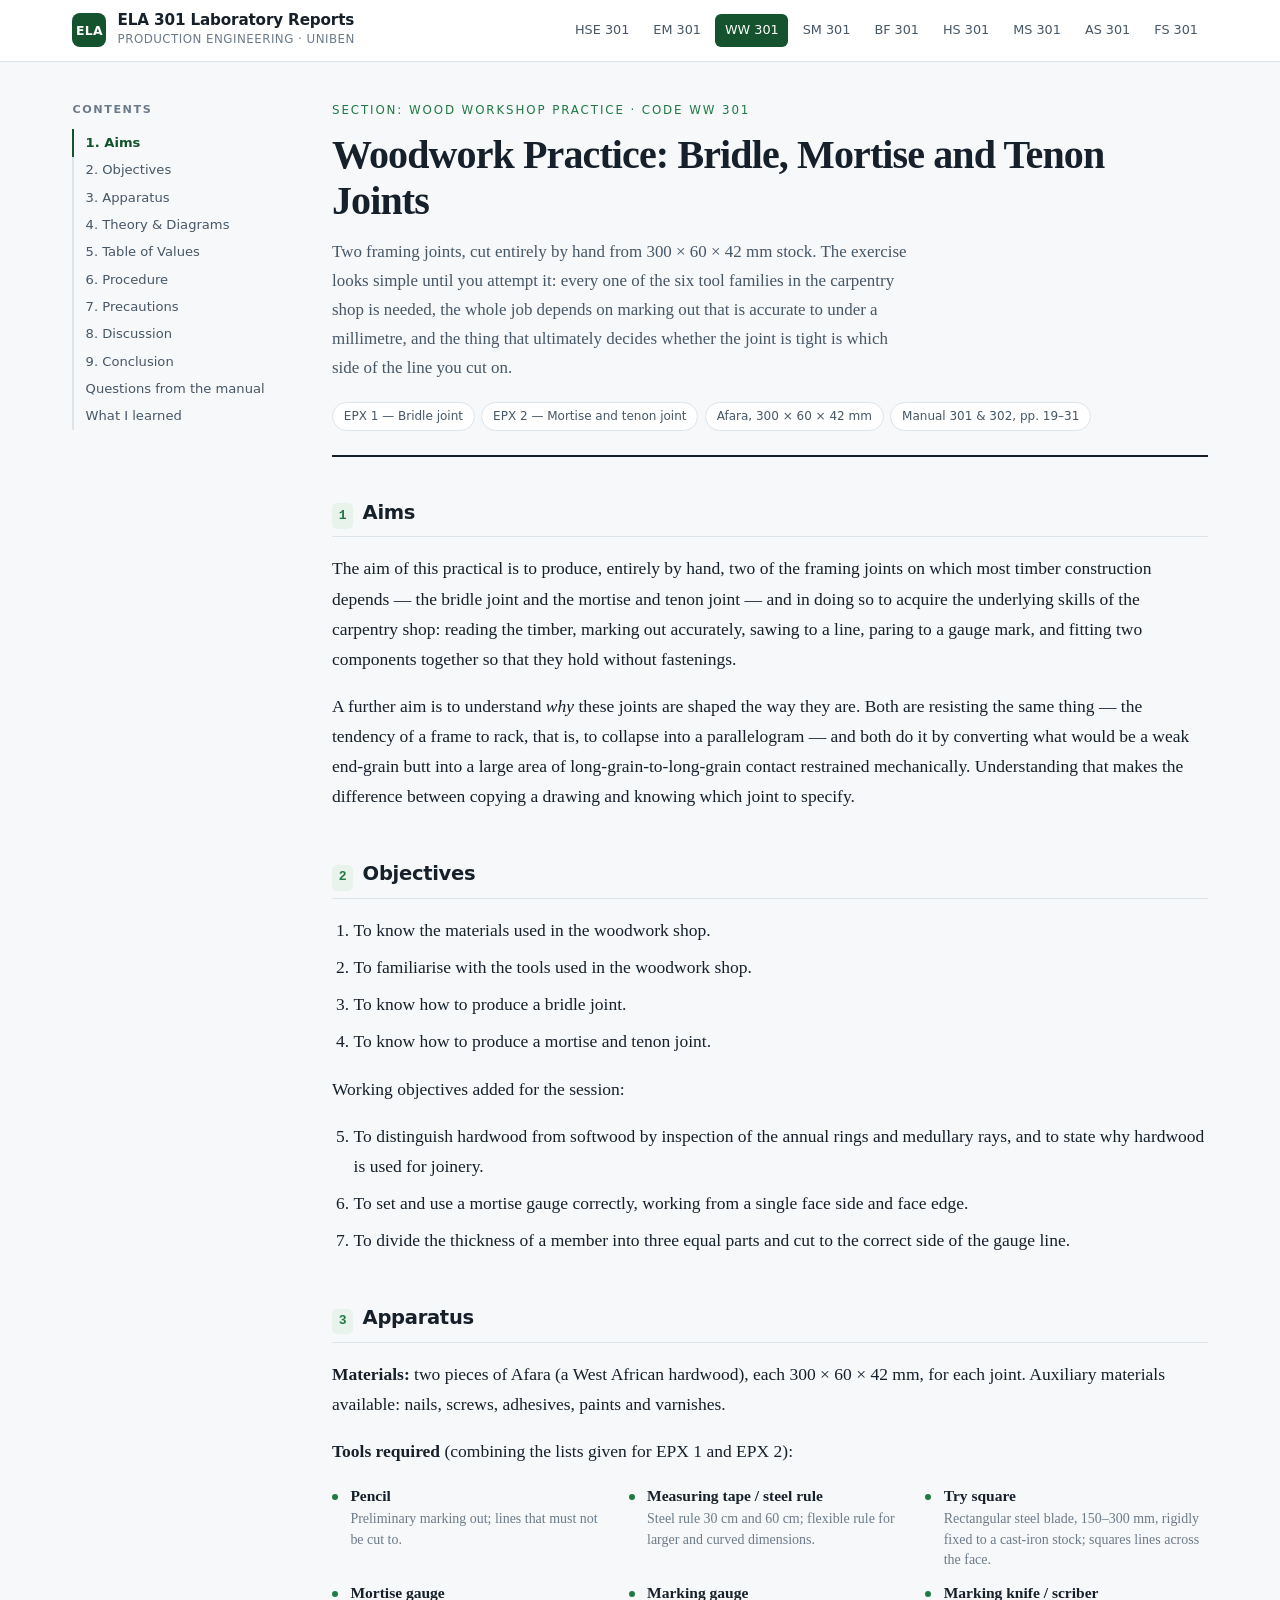
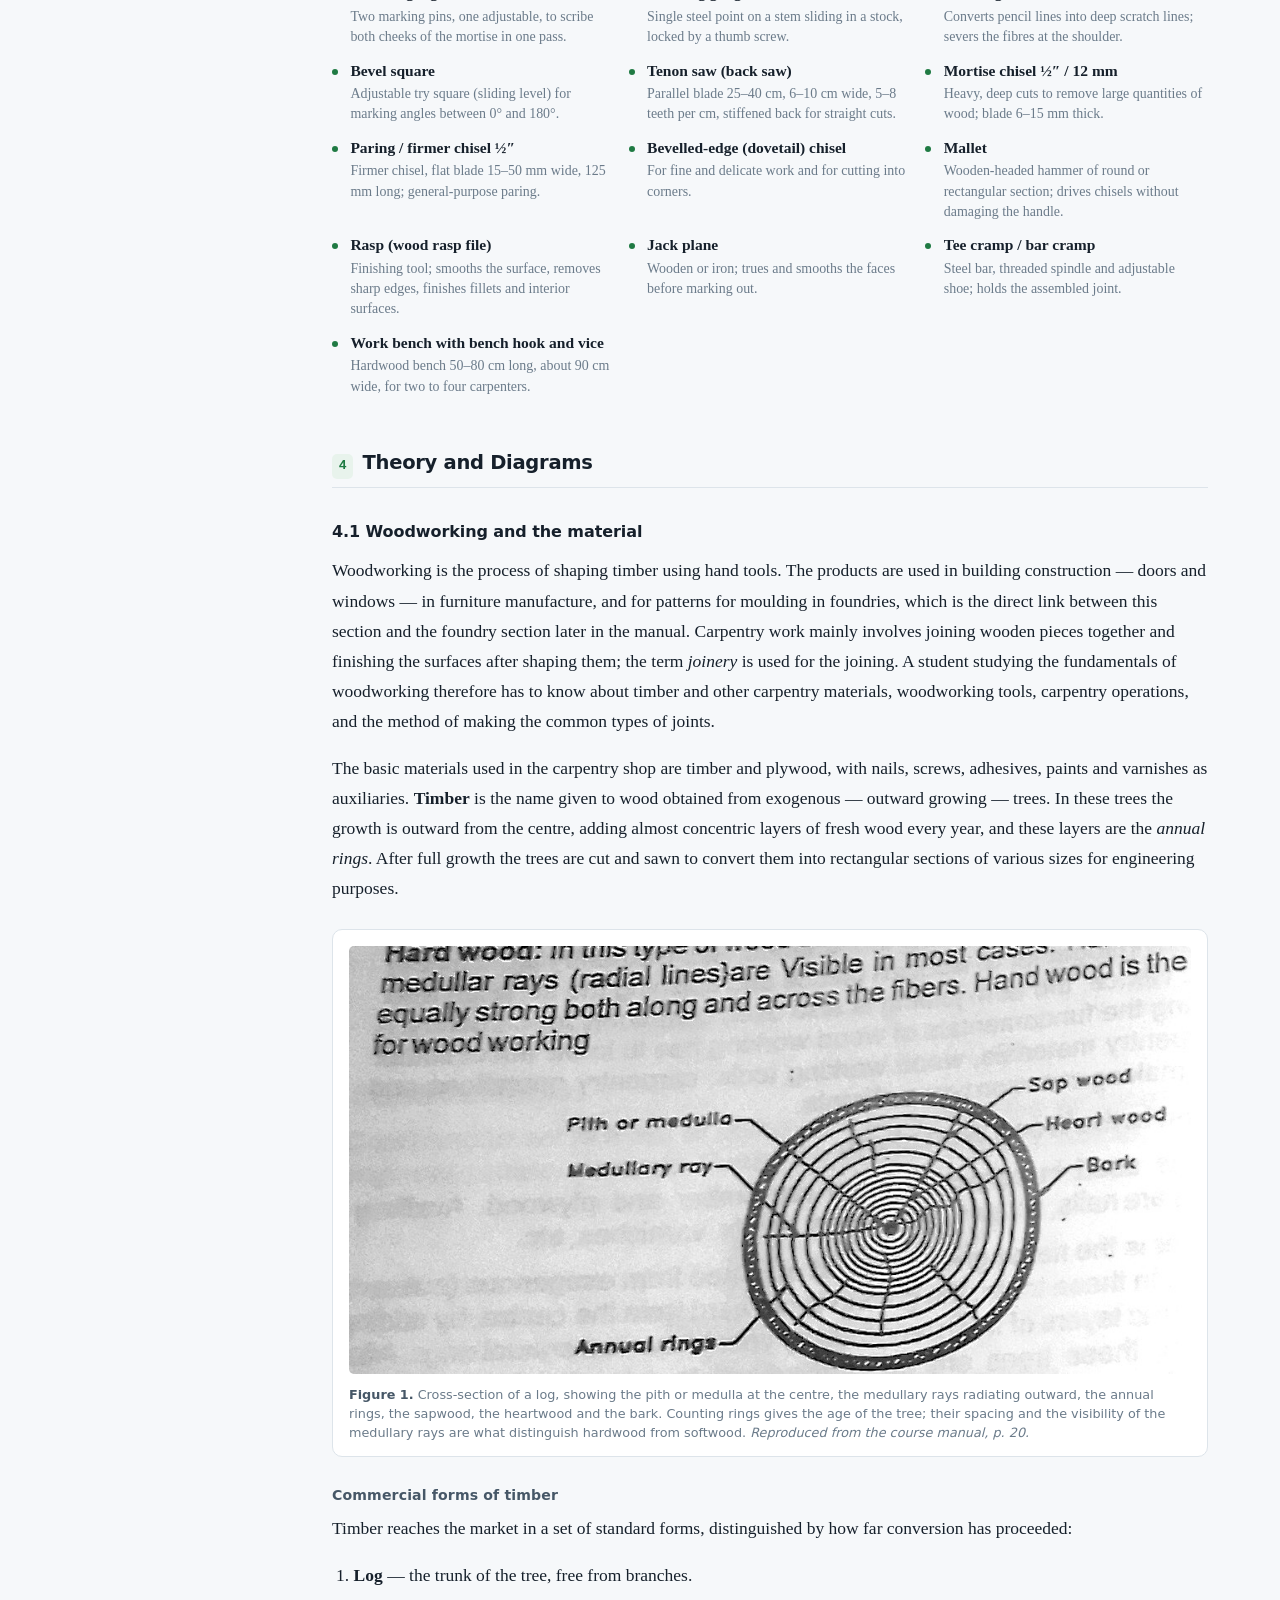
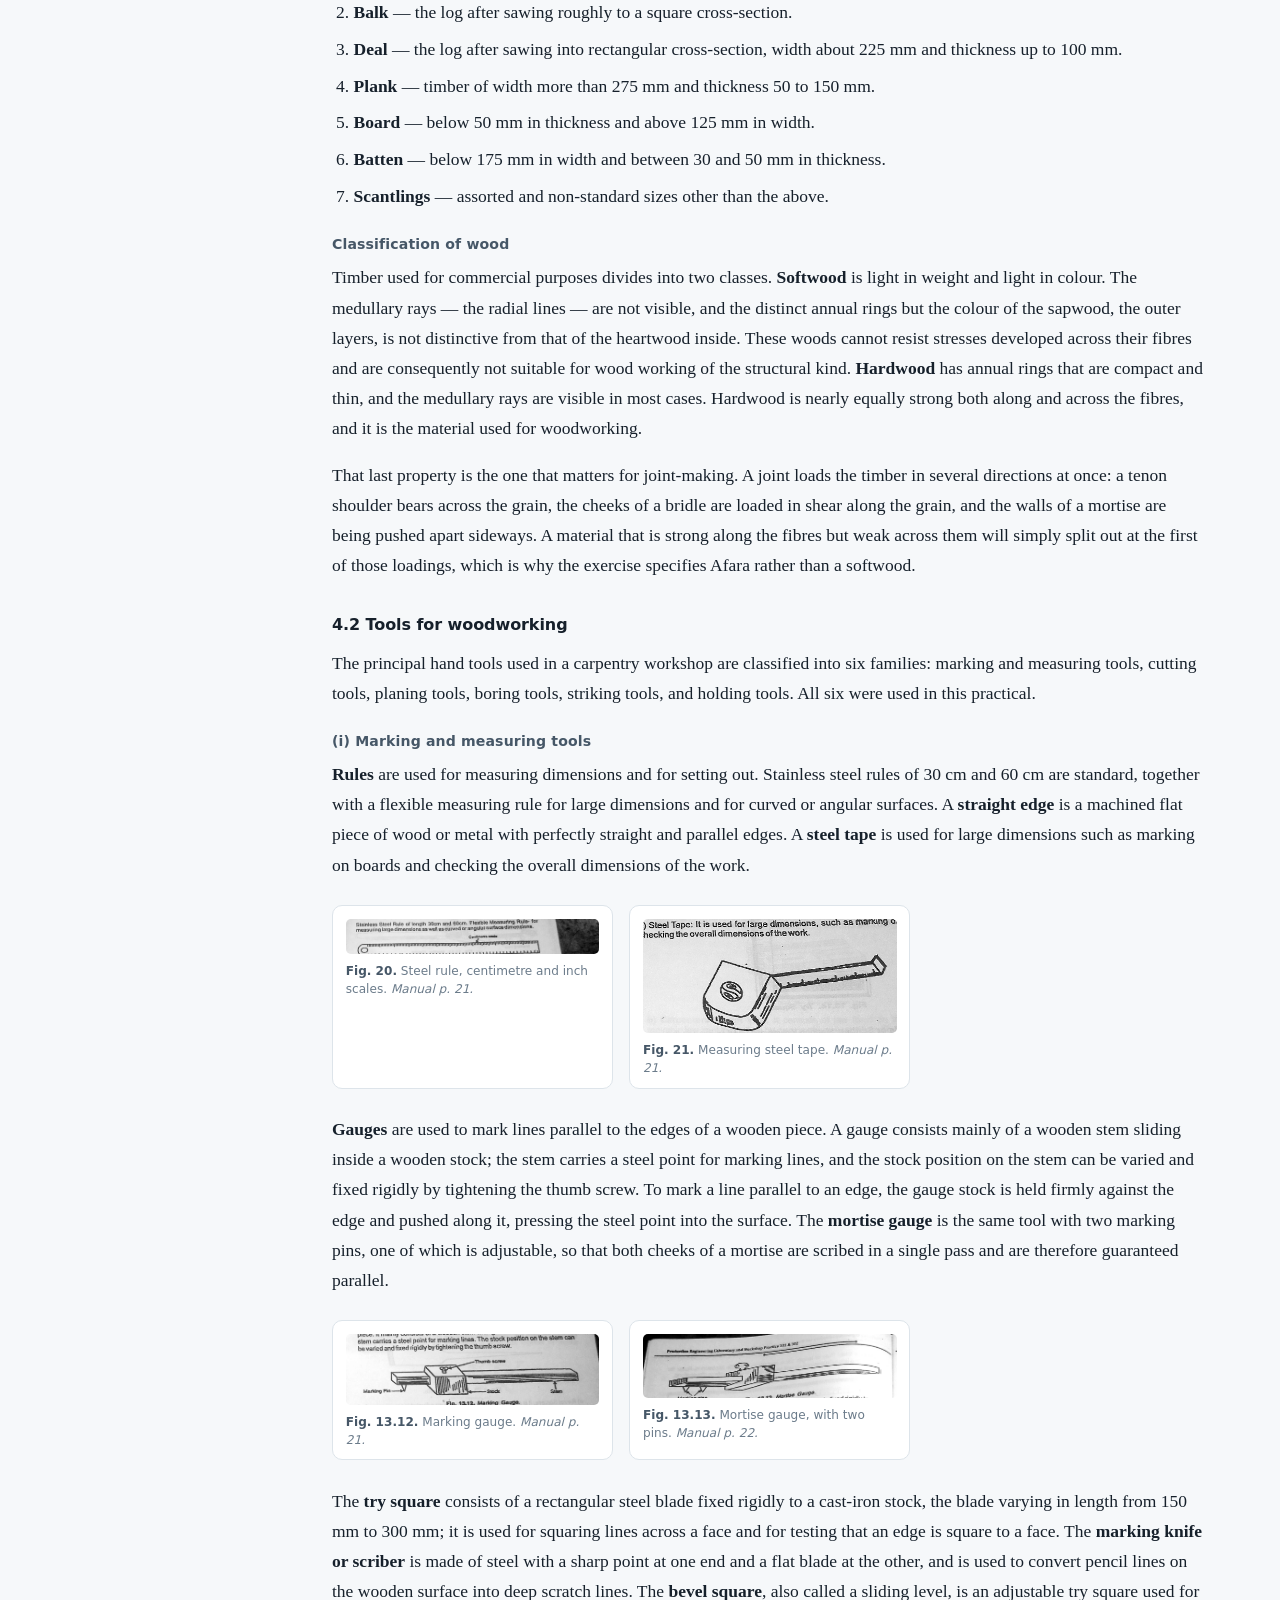
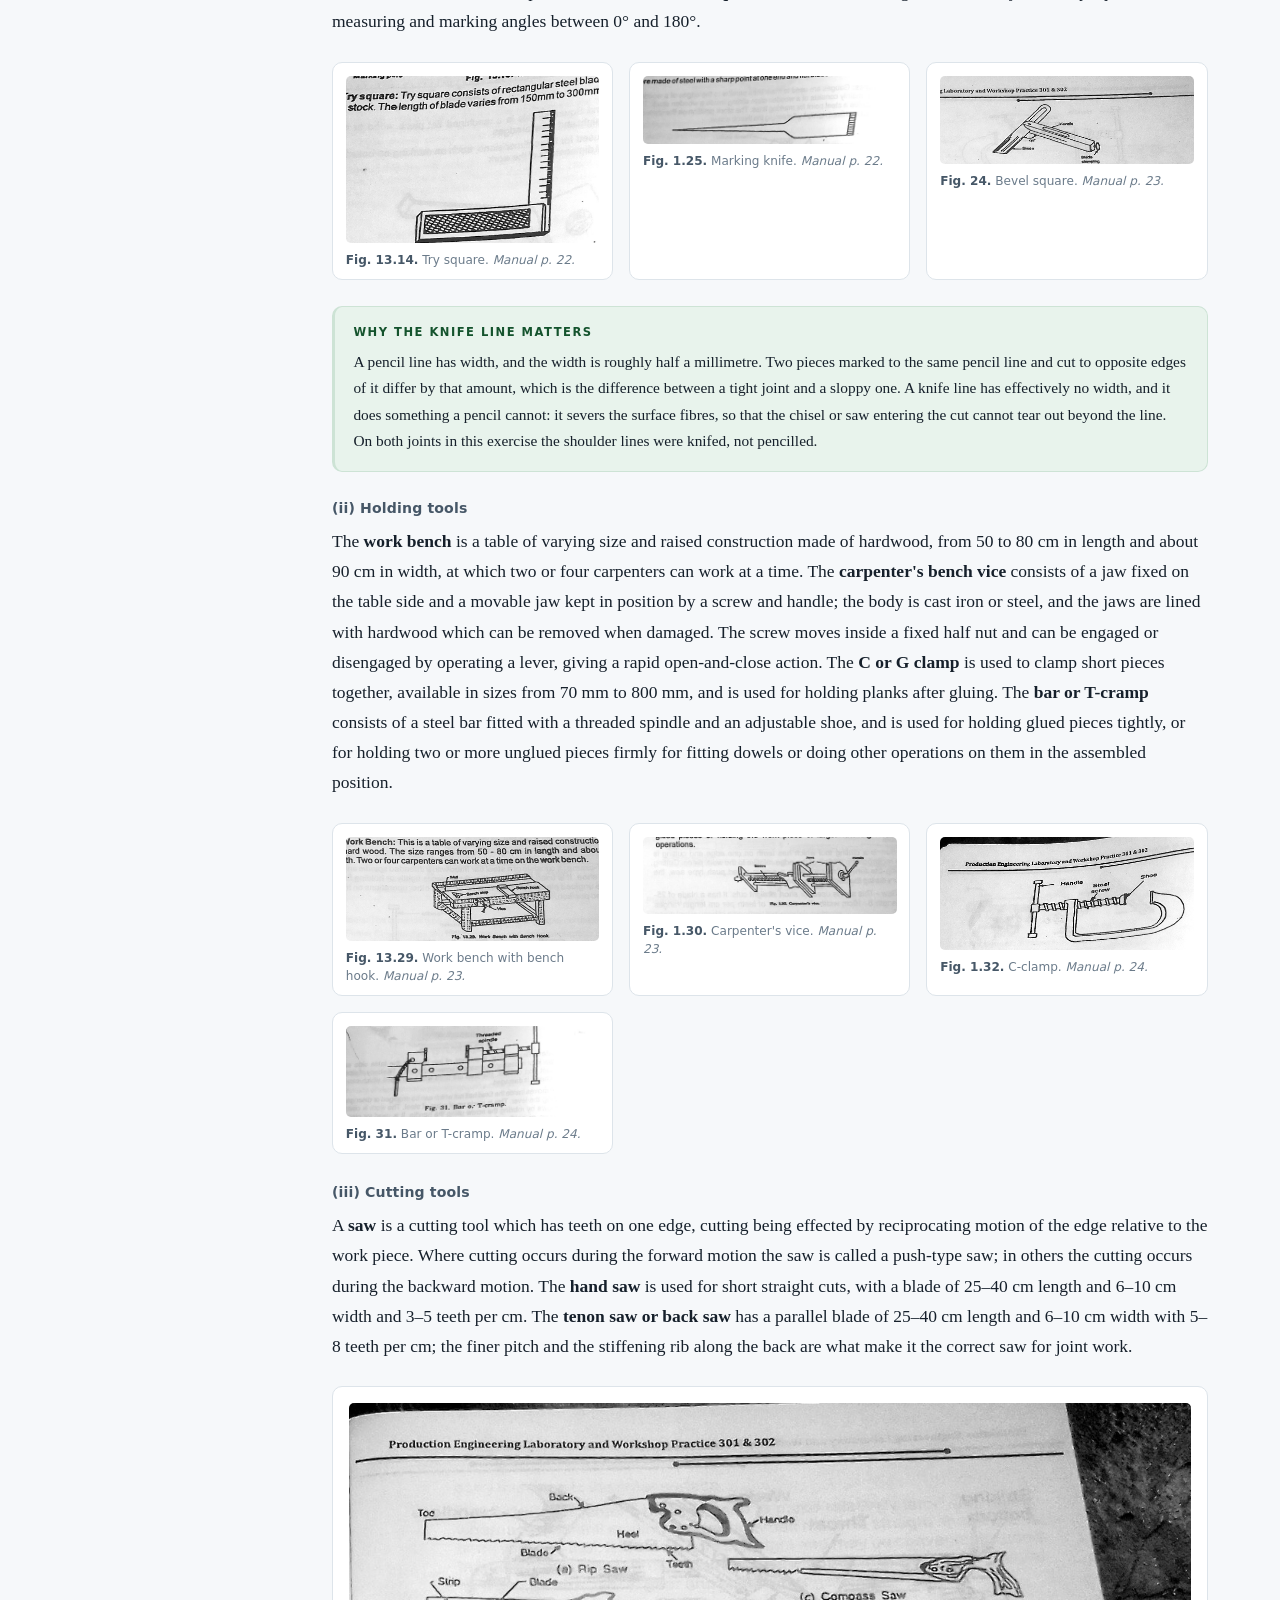
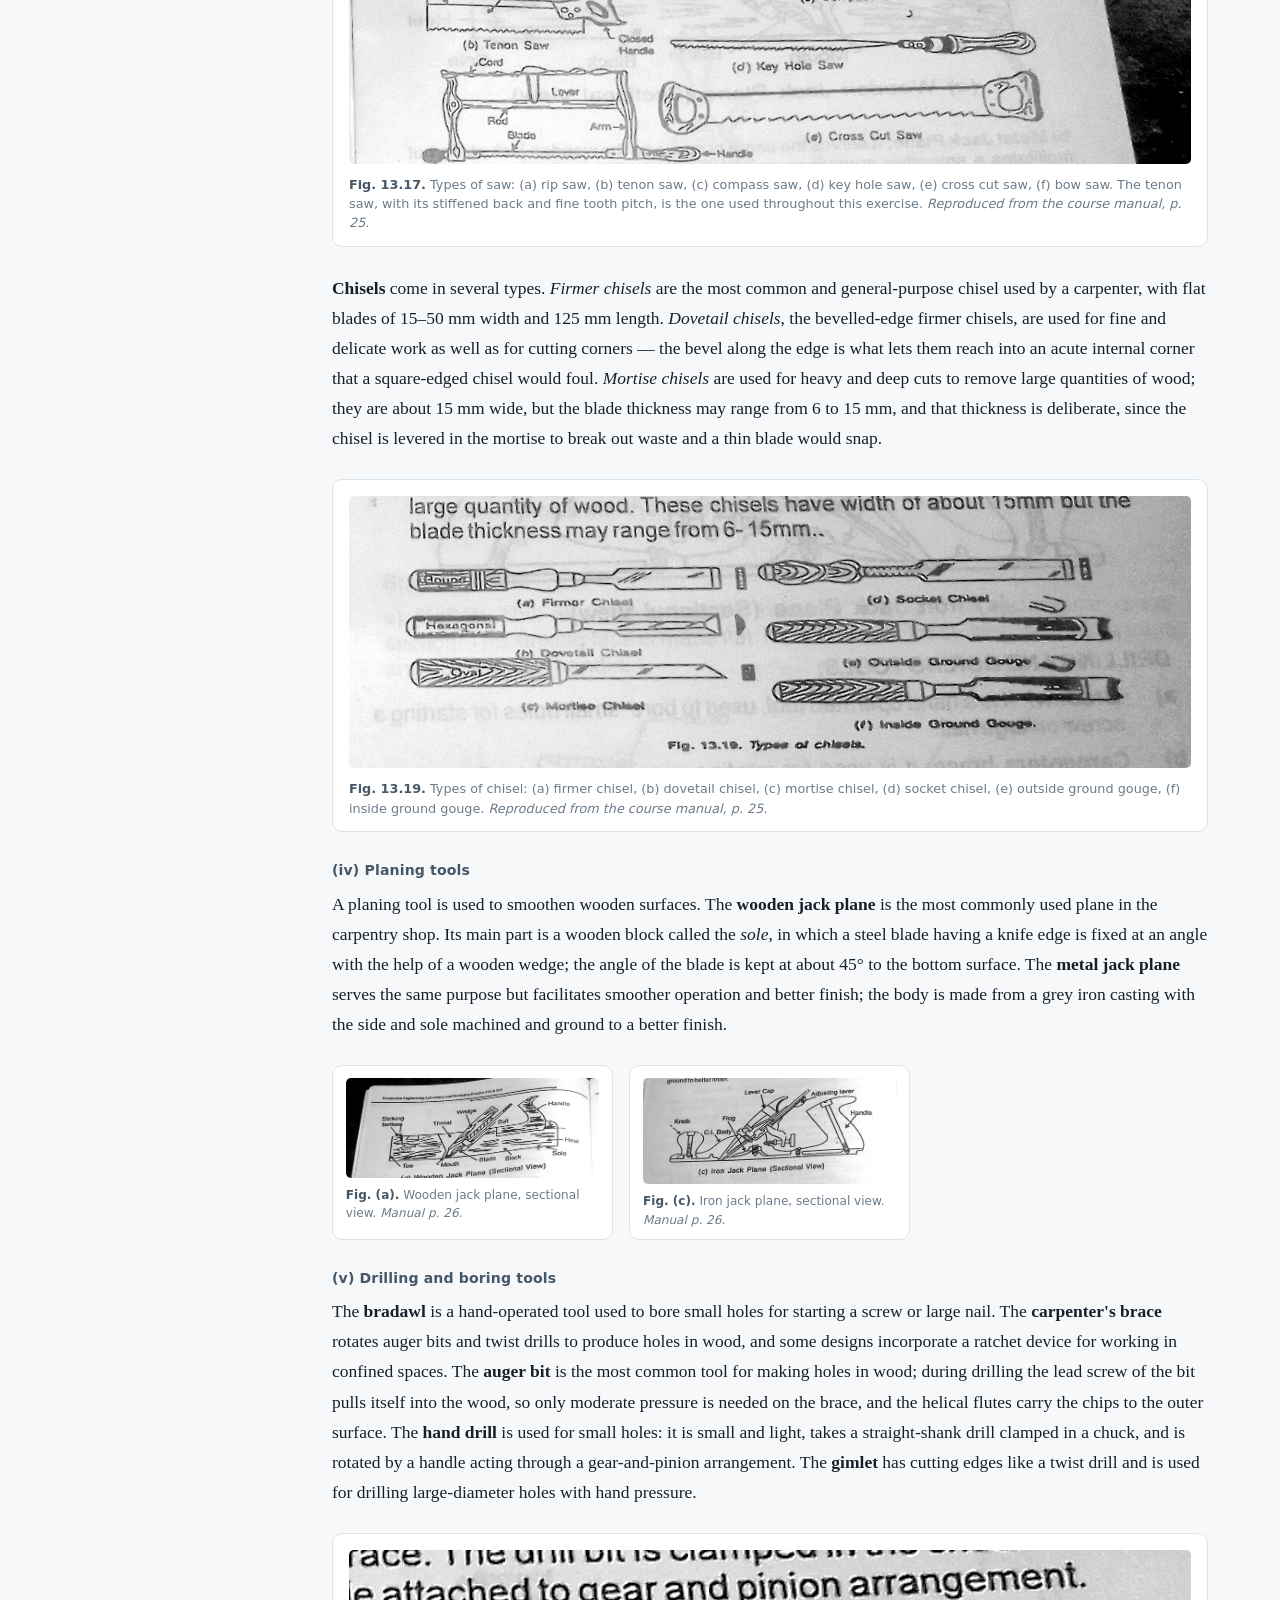
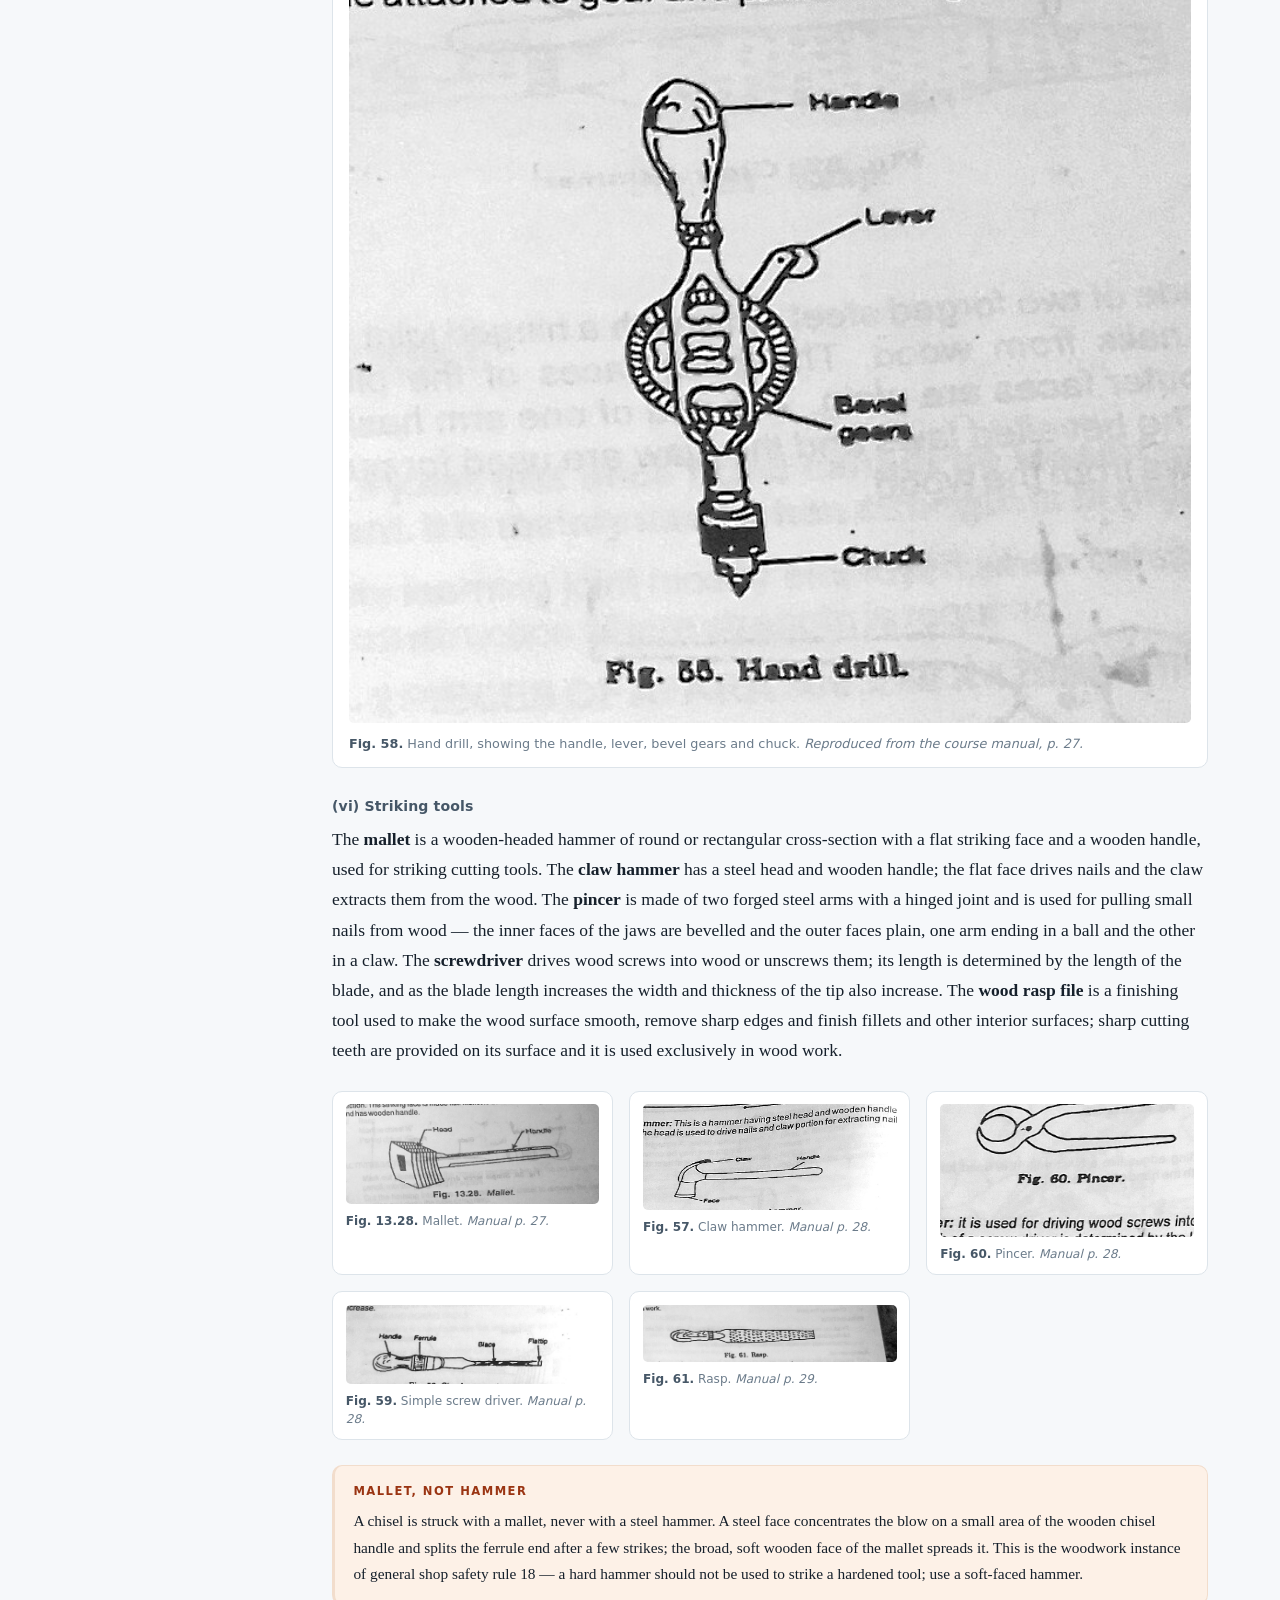
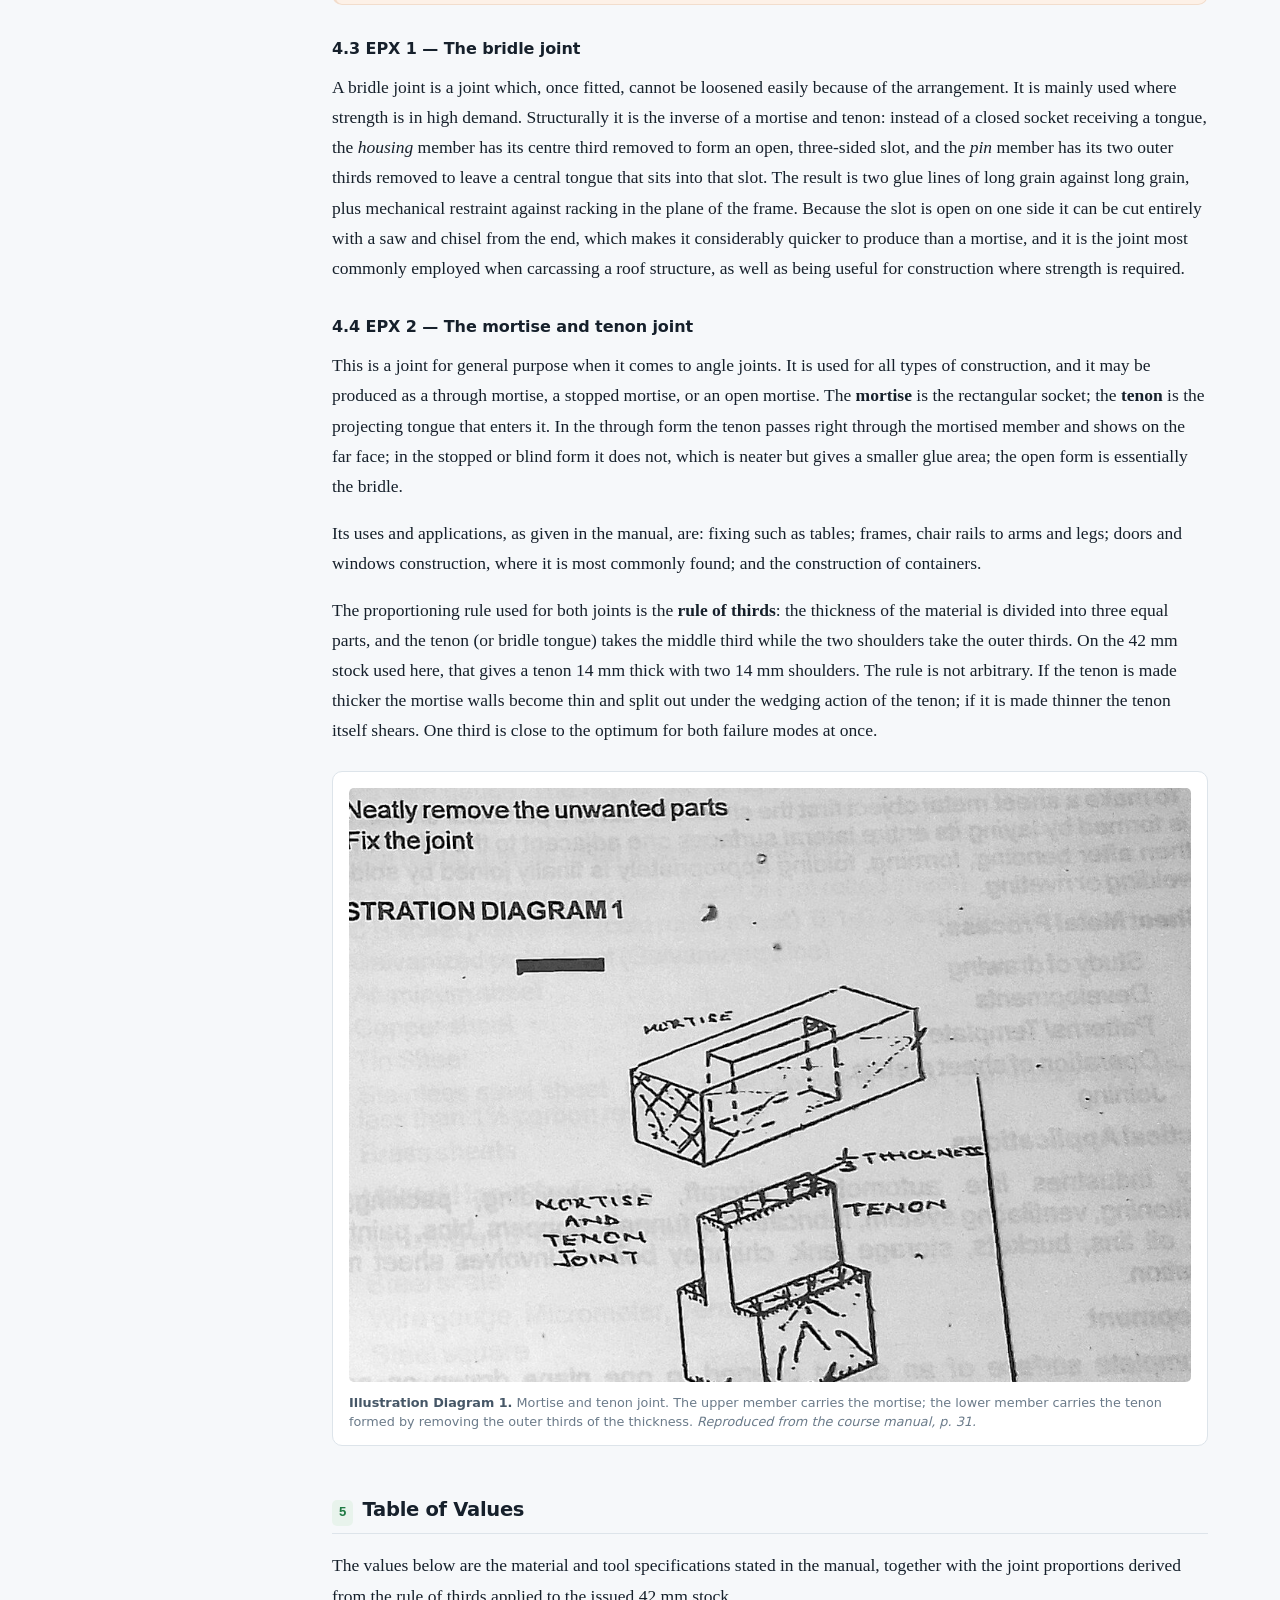
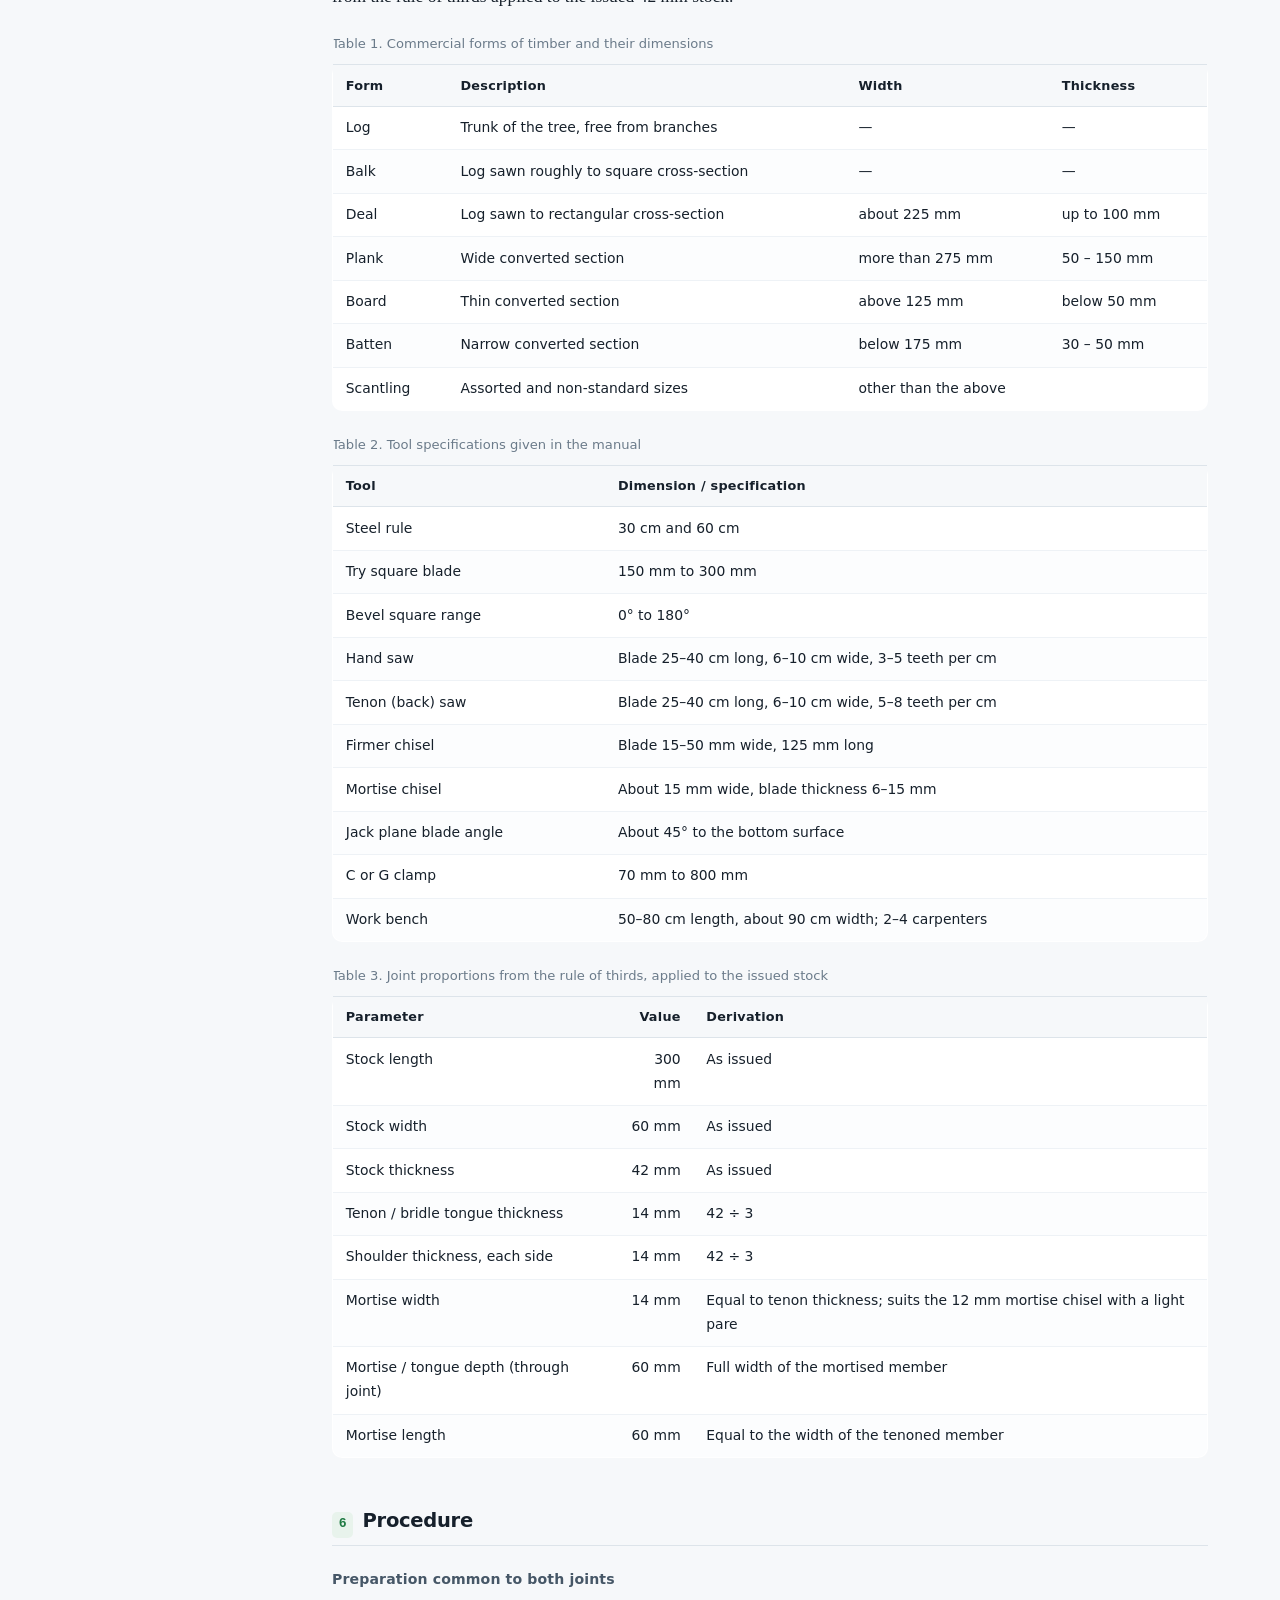
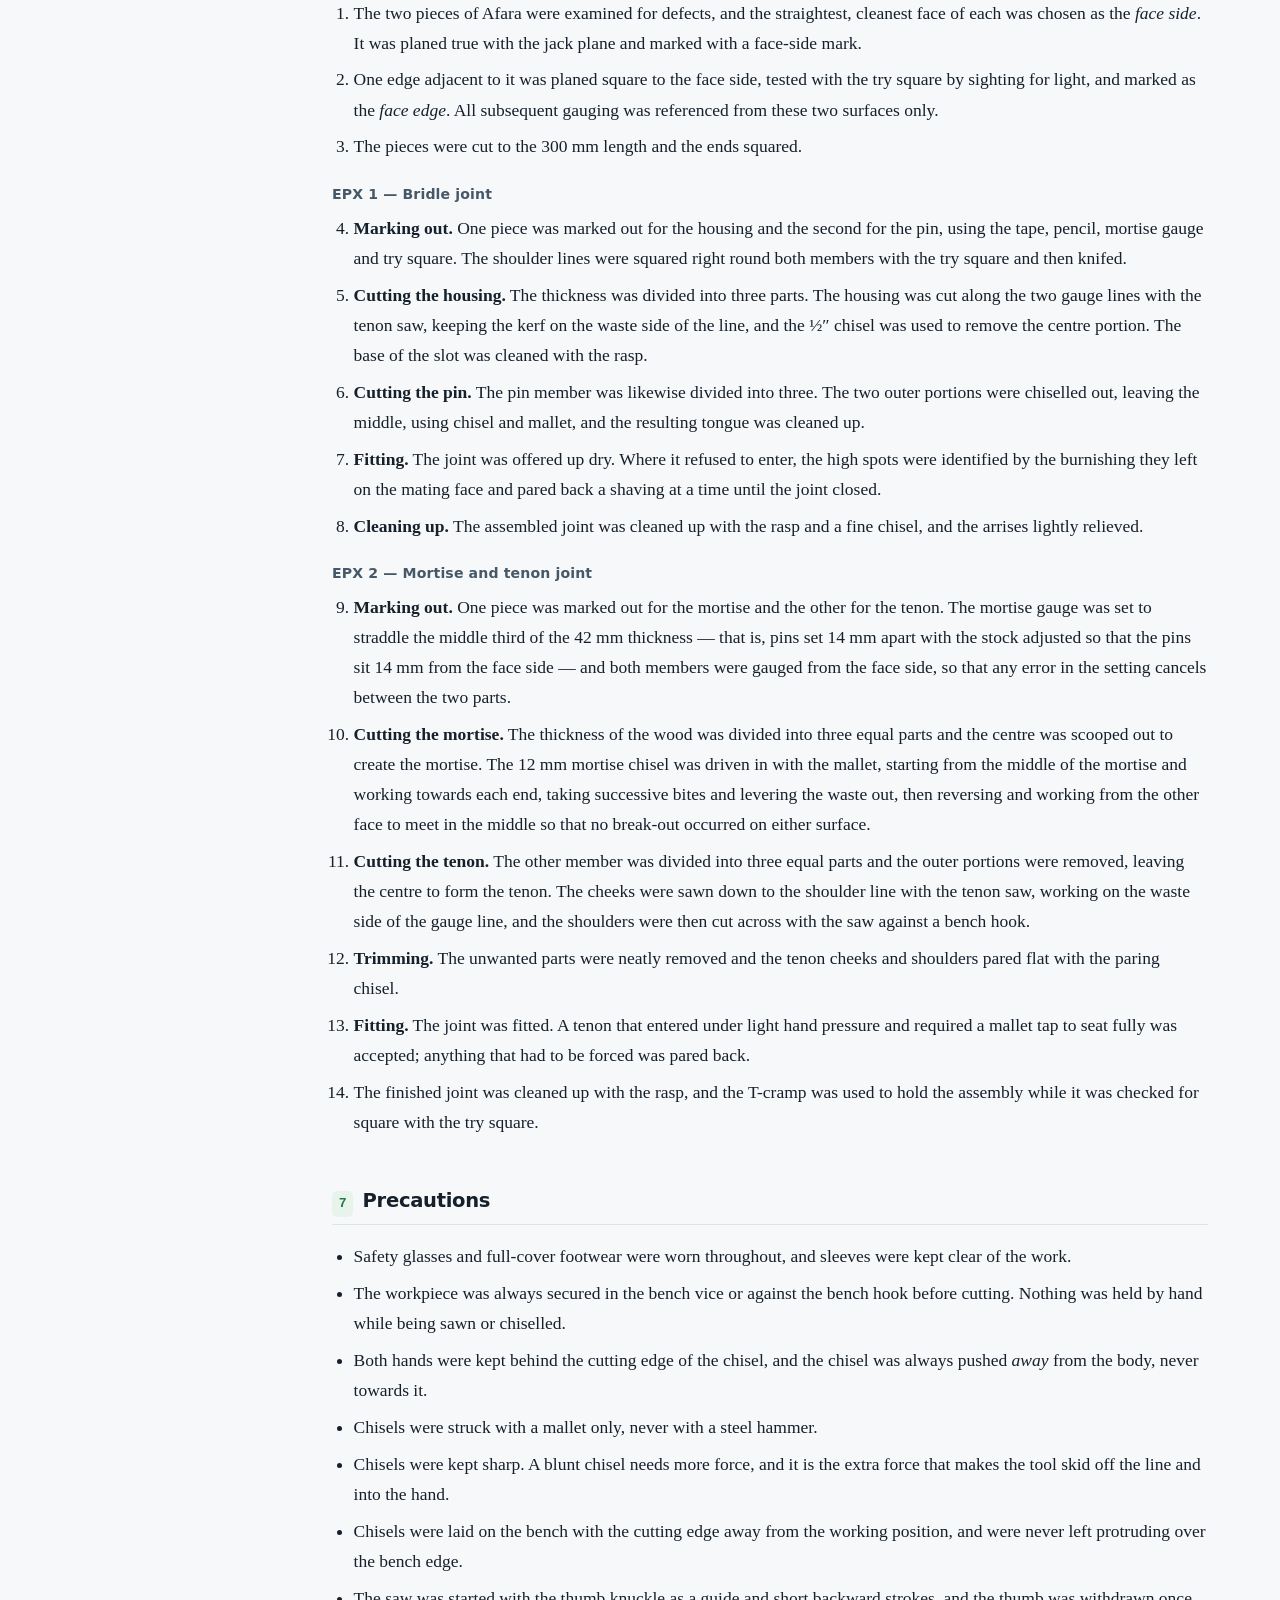
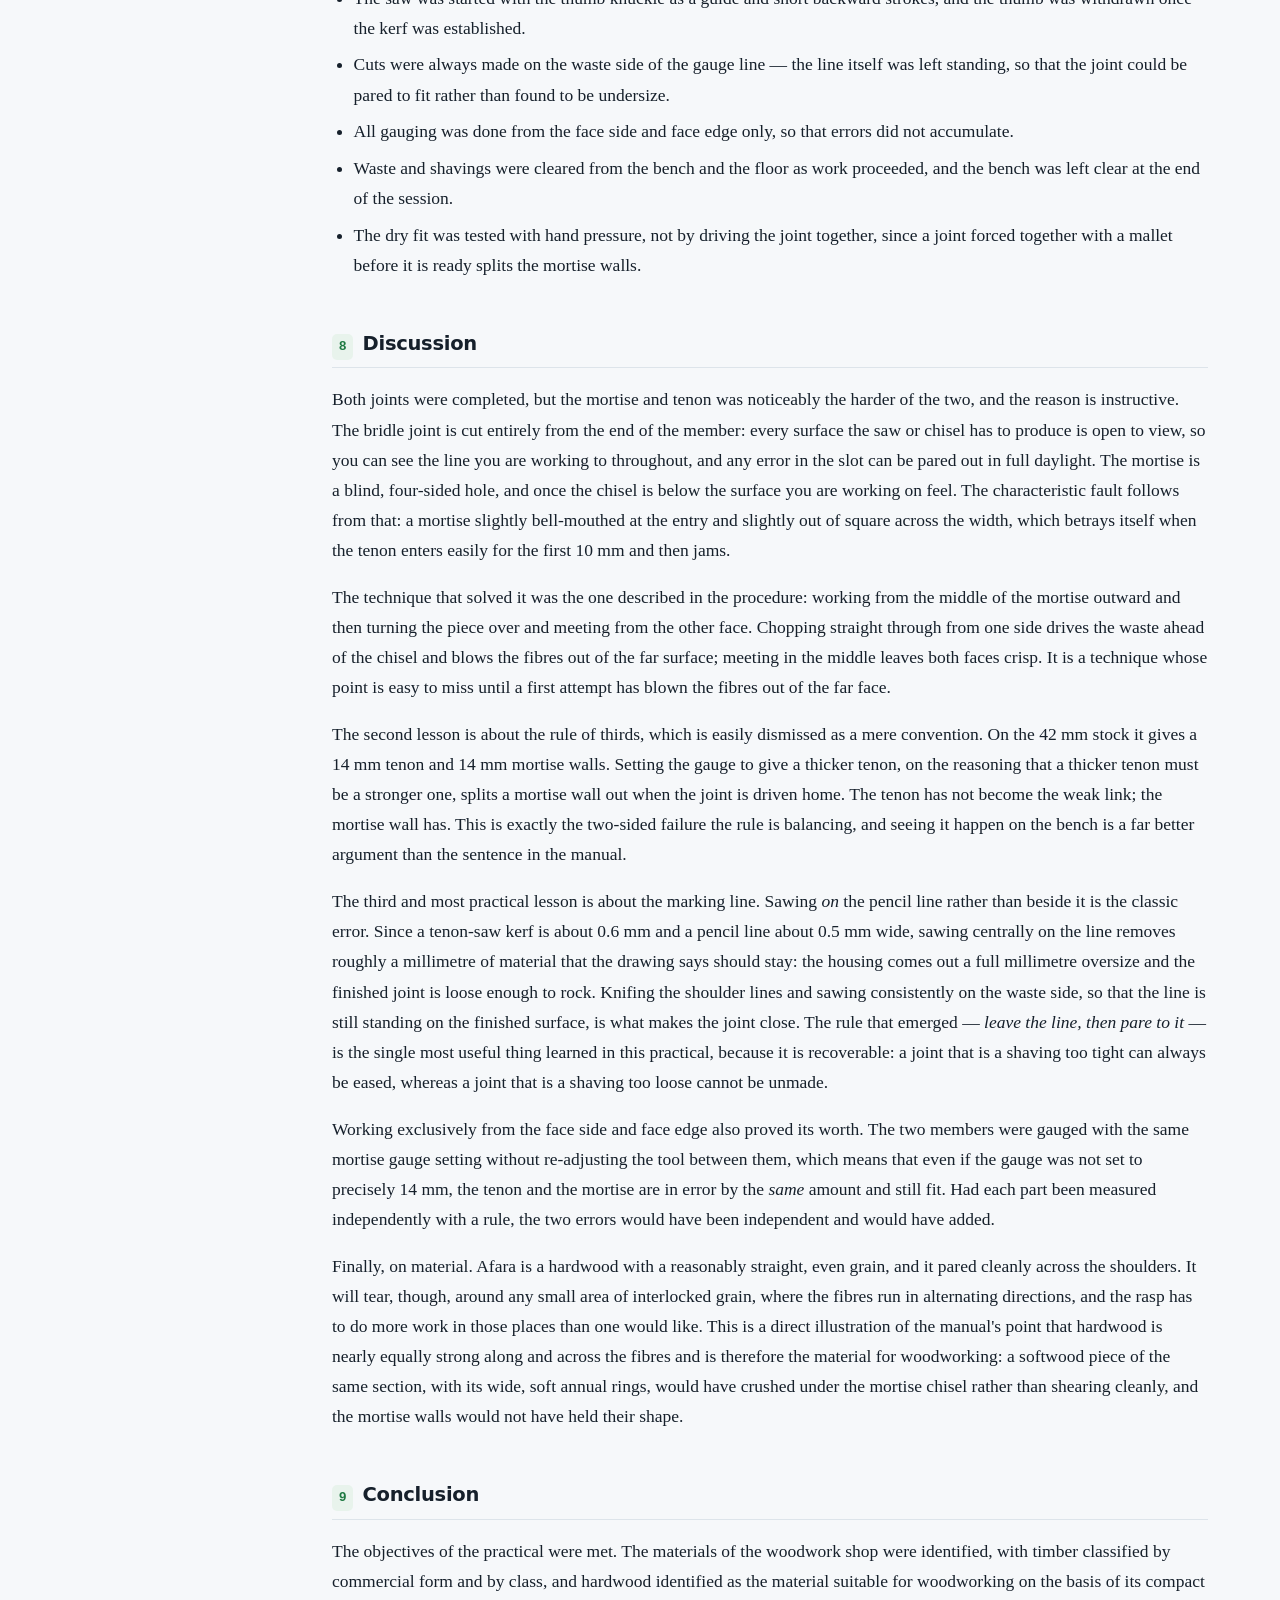
<file: site/reports/ww-301.html>
<!DOCTYPE html>
<html lang="en">
<head>
<meta charset="utf-8">
<meta name="viewport" content="width=device-width, initial-scale=1">
<title>WW 301 — Woodwork Practice | ELA 301</title>
<meta name="description" content="Laboratory report on woodwork practice: timber, carpentry hand tools, and the production of a bridle joint and a mortise and tenon joint.">
<link rel="stylesheet" href="../assets/styles.css">
</head>
<body>

<header class="masthead">
  <div class="masthead-inner">
    <a class="brand" href="../index.html">
      <span class="brand-mark">ELA</span>
      <span class="brand-text">
        <strong>ELA 301 Laboratory Reports</strong>
        <span>Production Engineering &middot; UNIBEN</span>
      </span>
    </a>
    <nav>
      <a href="hse-301.html">HSE 301</a>
      <a href="em-301.html">EM 301</a>
      <a class="current" href="ww-301.html">WW 301</a>
      <a href="sm-301.html">SM 301</a>
      <a href="bf-301.html">BF 301</a>
      <a href="hs-301.html">HS 301</a>
      <a href="ms-301.html">MS 301</a>
      <a href="as-301.html">AS 301</a>
      <a href="fs-301.html">FS 301</a>
    </nav>
  </div>
</header>

<div class="report-layout">

  <aside class="toc">
    <h4>Contents</h4>
    <ol>
      <li><a href="#aims">1. Aims</a></li>
      <li><a href="#objectives">2. Objectives</a></li>
      <li><a href="#apparatus">3. Apparatus</a></li>
      <li><a href="#theory">4. Theory &amp; Diagrams</a></li>
      <li><a href="#values">5. Table of Values</a></li>
      <li><a href="#procedure">6. Procedure</a></li>
      <li><a href="#precautions">7. Precautions</a></li>
      <li><a href="#discussion">8. Discussion</a></li>
      <li><a href="#conclusion">9. Conclusion</a></li>
      <li><a href="#questions">Questions from the manual</a></li>
      <li><a href="#learned">What I learned</a></li>
    </ol>
  </aside>

  <article class="report">

    <header class="report-header">
      <p class="kicker">Section: Wood Workshop Practice &middot; Code WW 301</p>
      <h1>Woodwork Practice: Bridle, Mortise and Tenon Joints</h1>
      <p class="standfirst">Two framing joints, cut entirely by hand from 300 &times; 60 &times; 42 mm stock. The exercise looks simple until you attempt it: every one of the six tool families in the carpentry shop is needed, the whole job depends on marking out that is accurate to under a millimetre, and the thing that ultimately decides whether the joint is tight is which side of the line you cut on.</p>
      <div class="tagrow">
        <span>EPX 1 &mdash; Bridle joint</span>
        <span>EPX 2 &mdash; Mortise and tenon joint</span>
        <span>Afara, 300 &times; 60 &times; 42 mm</span>
        <span>Manual 301 &amp; 302, pp. 19&ndash;31</span>
      </div>
    </header>

    <section class="block" id="aims">
      <h2><span class="num">1</span> Aims</h2>
      <p>The aim of this practical is to produce, entirely by hand, two of the framing joints on which most timber construction depends — the bridle joint and the mortise and tenon joint — and in doing so to acquire the underlying skills of the carpentry shop: reading the timber, marking out accurately, sawing to a line, paring to a gauge mark, and fitting two components together so that they hold without fastenings.</p>
      <p>A further aim is to understand <em>why</em> these joints are shaped the way they are. Both are resisting the same thing — the tendency of a frame to rack, that is, to collapse into a parallelogram — and both do it by converting what would be a weak end-grain butt into a large area of long-grain-to-long-grain contact restrained mechanically. Understanding that makes the difference between copying a drawing and knowing which joint to specify.</p>
    </section>

    <section class="block" id="objectives">
      <h2><span class="num">2</span> Objectives</h2>
      <ol>
        <li>To know the materials used in the woodwork shop.</li>
        <li>To familiarise with the tools used in the woodwork shop.</li>
        <li>To know how to produce a bridle joint.</li>
        <li>To know how to produce a mortise and tenon joint.</li>
      </ol>
      <p>Working objectives added for the session:</p>
      <ol start="5">
        <li>To distinguish hardwood from softwood by inspection of the annual rings and medullary rays, and to state why hardwood is used for joinery.</li>
        <li>To set and use a mortise gauge correctly, working from a single face side and face edge.</li>
        <li>To divide the thickness of a member into three equal parts and cut to the correct side of the gauge line.</li>
      </ol>
    </section>

    <section class="block" id="apparatus">
      <h2><span class="num">3</span> Apparatus</h2>
      <p><strong>Materials:</strong> two pieces of Afara (a West African hardwood), each 300 &times; 60 &times; 42 mm, for each joint. Auxiliary materials available: nails, screws, adhesives, paints and varnishes.</p>
      <p><strong>Tools required</strong> (combining the lists given for EPX 1 and EPX 2):</p>
      <ul class="apparatus">
        <li><b>Pencil</b><span>Preliminary marking out; lines that must not be cut to.</span></li>
        <li><b>Measuring tape / steel rule</b><span>Steel rule 30 cm and 60 cm; flexible rule for larger and curved dimensions.</span></li>
        <li><b>Try square</b><span>Rectangular steel blade, 150&ndash;300 mm, rigidly fixed to a cast-iron stock; squares lines across the face.</span></li>
        <li><b>Mortise gauge</b><span>Two marking pins, one adjustable, to scribe both cheeks of the mortise in one pass.</span></li>
        <li><b>Marking gauge</b><span>Single steel point on a stem sliding in a stock, locked by a thumb screw.</span></li>
        <li><b>Marking knife / scriber</b><span>Converts pencil lines into deep scratch lines; severs the fibres at the shoulder.</span></li>
        <li><b>Bevel square</b><span>Adjustable try square (sliding level) for marking angles between 0&deg; and 180&deg;.</span></li>
        <li><b>Tenon saw (back saw)</b><span>Parallel blade 25&ndash;40 cm, 6&ndash;10 cm wide, 5&ndash;8 teeth per cm, stiffened back for straight cuts.</span></li>
        <li><b>Mortise chisel &frac12;&Prime; / 12 mm</b><span>Heavy, deep cuts to remove large quantities of wood; blade 6&ndash;15 mm thick.</span></li>
        <li><b>Paring / firmer chisel &frac12;&Prime;</b><span>Firmer chisel, flat blade 15&ndash;50 mm wide, 125 mm long; general-purpose paring.</span></li>
        <li><b>Bevelled-edge (dovetail) chisel</b><span>For fine and delicate work and for cutting into corners.</span></li>
        <li><b>Mallet</b><span>Wooden-headed hammer of round or rectangular section; drives chisels without damaging the handle.</span></li>
        <li><b>Rasp (wood rasp file)</b><span>Finishing tool; smooths the surface, removes sharp edges, finishes fillets and interior surfaces.</span></li>
        <li><b>Jack plane</b><span>Wooden or iron; trues and smooths the faces before marking out.</span></li>
        <li><b>Tee cramp / bar cramp</b><span>Steel bar, threaded spindle and adjustable shoe; holds the assembled joint.</span></li>
        <li><b>Work bench with bench hook and vice</b><span>Hardwood bench 50&ndash;80 cm long, about 90 cm wide, for two to four carpenters.</span></li>
      </ul>
    </section>

    <section class="block" id="theory">
      <h2><span class="num">4</span> Theory and Diagrams</h2>

      <h3>4.1 Woodworking and the material</h3>
      <p>Woodworking is the process of shaping timber using hand tools. The products are used in building construction — doors and windows — in furniture manufacture, and for patterns for moulding in foundries, which is the direct link between this section and the foundry section later in the manual. Carpentry work mainly involves joining wooden pieces together and finishing the surfaces after shaping them; the term <em>joinery</em> is used for the joining. A student studying the fundamentals of woodworking therefore has to know about timber and other carpentry materials, woodworking tools, carpentry operations, and the method of making the common types of joints.</p>
      <p>The basic materials used in the carpentry shop are timber and plywood, with nails, screws, adhesives, paints and varnishes as auxiliaries. <strong>Timber</strong> is the name given to wood obtained from exogenous — outward growing — trees. In these trees the growth is outward from the centre, adding almost concentric layers of fresh wood every year, and these layers are the <em>annual rings</em>. After full growth the trees are cut and sawn to convert them into rectangular sections of various sizes for engineering purposes.</p>

      <figure>
        <img src="../assets/diagrams/ww-timber-section.jpg" alt="Cross section of a tree trunk labelled with pith or medulla, medullary ray, annual rings, sap wood, heart wood and bark">
        <figcaption><b>Figure 1.</b> Cross-section of a log, showing the pith or medulla at the centre, the medullary rays radiating outward, the annual rings, the sapwood, the heartwood and the bark. Counting rings gives the age of the tree; their spacing and the visibility of the medullary rays are what distinguish hardwood from softwood. <em>Reproduced from the course manual, p. 20.</em></figcaption>
      </figure>

      <h4>Commercial forms of timber</h4>
      <p>Timber reaches the market in a set of standard forms, distinguished by how far conversion has proceeded:</p>
      <ol>
        <li><strong>Log</strong> — the trunk of the tree, free from branches.</li>
        <li><strong>Balk</strong> — the log after sawing roughly to a square cross-section.</li>
        <li><strong>Deal</strong> — the log after sawing into rectangular cross-section, width about 225 mm and thickness up to 100 mm.</li>
        <li><strong>Plank</strong> — timber of width more than 275 mm and thickness 50 to 150 mm.</li>
        <li><strong>Board</strong> — below 50 mm in thickness and above 125 mm in width.</li>
        <li><strong>Batten</strong> — below 175 mm in width and between 30 and 50 mm in thickness.</li>
        <li><strong>Scantlings</strong> — assorted and non-standard sizes other than the above.</li>
      </ol>

      <h4>Classification of wood</h4>
      <p>Timber used for commercial purposes divides into two classes. <strong>Softwood</strong> is light in weight and light in colour. The medullary rays — the radial lines — are not visible, and the distinct annual rings but the colour of the sapwood, the outer layers, is not distinctive from that of the heartwood inside. These woods cannot resist stresses developed across their fibres and are consequently not suitable for wood working of the structural kind. <strong>Hardwood</strong> has annual rings that are compact and thin, and the medullary rays are visible in most cases. Hardwood is nearly equally strong both along and across the fibres, and it is the material used for woodworking.</p>
      <p>That last property is the one that matters for joint-making. A joint loads the timber in several directions at once: a tenon shoulder bears across the grain, the cheeks of a bridle are loaded in shear along the grain, and the walls of a mortise are being pushed apart sideways. A material that is strong along the fibres but weak across them will simply split out at the first of those loadings, which is why the exercise specifies Afara rather than a softwood.</p>

      <h3>4.2 Tools for woodworking</h3>
      <p>The principal hand tools used in a carpentry workshop are classified into six families: marking and measuring tools, cutting tools, planing tools, boring tools, striking tools, and holding tools. All six were used in this practical.</p>

      <h4>(i) Marking and measuring tools</h4>
      <p><strong>Rules</strong> are used for measuring dimensions and for setting out. Stainless steel rules of 30 cm and 60 cm are standard, together with a flexible measuring rule for large dimensions and for curved or angular surfaces. A <strong>straight edge</strong> is a machined flat piece of wood or metal with perfectly straight and parallel edges. A <strong>steel tape</strong> is used for large dimensions such as marking on boards and checking the overall dimensions of the work.</p>

      <div class="figgrid">
        <figure>
          <img src="../assets/diagrams/ww-steel-rule.jpg" alt="Steel rule graduated in centimetres and inches">
          <figcaption><b>Fig. 20.</b> Steel rule, centimetre and inch scales. <em>Manual p. 21.</em></figcaption>
        </figure>
        <figure>
          <img src="../assets/diagrams/ww-steel-tape.jpg" alt="Measuring steel tape in its case">
          <figcaption><b>Fig. 21.</b> Measuring steel tape. <em>Manual p. 21.</em></figcaption>
        </figure>
      </div>

      <p><strong>Gauges</strong> are used to mark lines parallel to the edges of a wooden piece. A gauge consists mainly of a wooden stem sliding inside a wooden stock; the stem carries a steel point for marking lines, and the stock position on the stem can be varied and fixed rigidly by tightening the thumb screw. To mark a line parallel to an edge, the gauge stock is held firmly against the edge and pushed along it, pressing the steel point into the surface. The <strong>mortise gauge</strong> is the same tool with two marking pins, one of which is adjustable, so that both cheeks of a mortise are scribed in a single pass and are therefore guaranteed parallel.</p>

      <div class="figgrid">
        <figure>
          <img src="../assets/diagrams/ww-marking-gauge.jpg" alt="Marking gauge showing thumb screw, stock, stem and marking pin">
          <figcaption><b>Fig. 13.12.</b> Marking gauge. <em>Manual p. 21.</em></figcaption>
        </figure>
        <figure>
          <img src="../assets/diagrams/ww-mortise-gauge.jpg" alt="Mortise gauge with two marking pins">
          <figcaption><b>Fig. 13.13.</b> Mortise gauge, with two pins. <em>Manual p. 22.</em></figcaption>
        </figure>
      </div>

      <p>The <strong>try square</strong> consists of a rectangular steel blade fixed rigidly to a cast-iron stock, the blade varying in length from 150 mm to 300 mm; it is used for squaring lines across a face and for testing that an edge is square to a face. The <strong>marking knife or scriber</strong> is made of steel with a sharp point at one end and a flat blade at the other, and is used to convert pencil lines on the wooden surface into deep scratch lines. The <strong>bevel square</strong>, also called a sliding level, is an adjustable try square used for measuring and marking angles between 0&deg; and 180&deg;.</p>

      <div class="figgrid">
        <figure>
          <img src="../assets/diagrams/ww-try-square.jpg" alt="Try square with graduated steel blade and knurled cast iron stock">
          <figcaption><b>Fig. 13.14.</b> Try square. <em>Manual p. 22.</em></figcaption>
        </figure>
        <figure>
          <img src="../assets/diagrams/ww-marking-knife.jpg" alt="Marking knife with a sharp point at one end and a flat blade at the other">
          <figcaption><b>Fig. 1.25.</b> Marking knife. <em>Manual p. 22.</em></figcaption>
        </figure>
        <figure>
          <img src="../assets/diagrams/ww-bevel-square.jpg" alt="Bevel square showing handle, blade and blade clamping screw">
          <figcaption><b>Fig. 24.</b> Bevel square. <em>Manual p. 23.</em></figcaption>
        </figure>
      </div>

      <div class="note">
        <span class="lbl">Why the knife line matters</span>
        <p>A pencil line has width, and the width is roughly half a millimetre. Two pieces marked to the same pencil line and cut to opposite edges of it differ by that amount, which is the difference between a tight joint and a sloppy one. A knife line has effectively no width, and it does something a pencil cannot: it severs the surface fibres, so that the chisel or saw entering the cut cannot tear out beyond the line. On both joints in this exercise the shoulder lines were knifed, not pencilled.</p>
      </div>

      <h4>(ii) Holding tools</h4>
      <p>The <strong>work bench</strong> is a table of varying size and raised construction made of hardwood, from 50 to 80 cm in length and about 90 cm in width, at which two or four carpenters can work at a time. The <strong>carpenter's bench vice</strong> consists of a jaw fixed on the table side and a movable jaw kept in position by a screw and handle; the body is cast iron or steel, and the jaws are lined with hardwood which can be removed when damaged. The screw moves inside a fixed half nut and can be engaged or disengaged by operating a lever, giving a rapid open-and-close action. The <strong>C or G clamp</strong> is used to clamp short pieces together, available in sizes from 70 mm to 800 mm, and is used for holding planks after gluing. The <strong>bar or T-cramp</strong> consists of a steel bar fitted with a threaded spindle and an adjustable shoe, and is used for holding glued pieces tightly, or for holding two or more unglued pieces firmly for fitting dowels or doing other operations on them in the assembled position.</p>

      <div class="figgrid">
        <figure>
          <img src="../assets/diagrams/ww-work-bench.jpg" alt="Carpenter's work bench with bench stop, bench hook and vice">
          <figcaption><b>Fig. 13.29.</b> Work bench with bench hook. <em>Manual p. 23.</em></figcaption>
        </figure>
        <figure>
          <img src="../assets/diagrams/ww-carpenters-vice.jpg" alt="Carpenter's vice showing jaws, screw and handle">
          <figcaption><b>Fig. 1.30.</b> Carpenter's vice. <em>Manual p. 23.</em></figcaption>
        </figure>
        <figure>
          <img src="../assets/diagrams/ww-c-clamp.jpg" alt="C clamp showing handle, steel screw and shoe">
          <figcaption><b>Fig. 1.32.</b> C-clamp. <em>Manual p. 24.</em></figcaption>
        </figure>
        <figure>
          <img src="../assets/diagrams/ww-t-cramp.jpg" alt="Bar or T-cramp showing handle and threaded spindle">
          <figcaption><b>Fig. 31.</b> Bar or T-cramp. <em>Manual p. 24.</em></figcaption>
        </figure>
      </div>

      <h4>(iii) Cutting tools</h4>
      <p>A <strong>saw</strong> is a cutting tool which has teeth on one edge, cutting being effected by reciprocating motion of the edge relative to the work piece. Where cutting occurs during the forward motion the saw is called a push-type saw; in others the cutting occurs during the backward motion. The <strong>hand saw</strong> is used for short straight cuts, with a blade of 25&ndash;40 cm length and 6&ndash;10 cm width and 3&ndash;5 teeth per cm. The <strong>tenon saw or back saw</strong> has a parallel blade of 25&ndash;40 cm length and 6&ndash;10 cm width with 5&ndash;8 teeth per cm; the finer pitch and the stiffening rib along the back are what make it the correct saw for joint work.</p>

      <figure>
        <img src="../assets/diagrams/ww-saws.jpg" alt="Types of saws: rip saw, tenon saw, compass saw, key hole saw, cross cut saw and bow saw">
        <figcaption><b>Fig. 13.17.</b> Types of saw: (a) rip saw, (b) tenon saw, (c) compass saw, (d) key hole saw, (e) cross cut saw, (f) bow saw. The tenon saw, with its stiffened back and fine tooth pitch, is the one used throughout this exercise. <em>Reproduced from the course manual, p. 25.</em></figcaption>
      </figure>

      <p><strong>Chisels</strong> come in several types. <em>Firmer chisels</em> are the most common and general-purpose chisel used by a carpenter, with flat blades of 15&ndash;50 mm width and 125 mm length. <em>Dovetail chisels</em>, the bevelled-edge firmer chisels, are used for fine and delicate work as well as for cutting corners — the bevel along the edge is what lets them reach into an acute internal corner that a square-edged chisel would foul. <em>Mortise chisels</em> are used for heavy and deep cuts to remove large quantities of wood; they are about 15 mm wide, but the blade thickness may range from 6 to 15 mm, and that thickness is deliberate, since the chisel is levered in the mortise to break out waste and a thin blade would snap.</p>

      <figure>
        <img src="../assets/diagrams/ww-chisels.jpg" alt="Types of chisels: firmer, dovetail, mortise, socket, outside ground gouge and inside ground gouge">
        <figcaption><b>Fig. 13.19.</b> Types of chisel: (a) firmer chisel, (b) dovetail chisel, (c) mortise chisel, (d) socket chisel, (e) outside ground gouge, (f) inside ground gouge. <em>Reproduced from the course manual, p. 25.</em></figcaption>
      </figure>

      <h4>(iv) Planing tools</h4>
      <p>A planing tool is used to smoothen wooden surfaces. The <strong>wooden jack plane</strong> is the most commonly used plane in the carpentry shop. Its main part is a wooden block called the <em>sole</em>, in which a steel blade having a knife edge is fixed at an angle with the help of a wooden wedge; the angle of the blade is kept at about 45&deg; to the bottom surface. The <strong>metal jack plane</strong> serves the same purpose but facilitates smoother operation and better finish; the body is made from a grey iron casting with the side and sole machined and ground to a better finish.</p>

      <div class="figgrid">
        <figure>
          <img src="../assets/diagrams/ww-wooden-jack-plane.jpg" alt="Sectional view of a wooden jack plane showing striking bottom, throat, wedge, bolt, heel, sole, toe, mouth, blade and block">
          <figcaption><b>Fig. (a).</b> Wooden jack plane, sectional view. <em>Manual p. 26.</em></figcaption>
        </figure>
        <figure>
          <img src="../assets/diagrams/ww-iron-jack-plane.jpg" alt="Sectional view of an iron jack plane showing knob, frog, cast iron body, lever cap, adjusting lever and handle">
          <figcaption><b>Fig. (c).</b> Iron jack plane, sectional view. <em>Manual p. 26.</em></figcaption>
        </figure>
      </div>

      <h4>(v) Drilling and boring tools</h4>
      <p>The <strong>bradawl</strong> is a hand-operated tool used to bore small holes for starting a screw or large nail. The <strong>carpenter's brace</strong> rotates auger bits and twist drills to produce holes in wood, and some designs incorporate a ratchet device for working in confined spaces. The <strong>auger bit</strong> is the most common tool for making holes in wood; during drilling the lead screw of the bit pulls itself into the wood, so only moderate pressure is needed on the brace, and the helical flutes carry the chips to the outer surface. The <strong>hand drill</strong> is used for small holes: it is small and light, takes a straight-shank drill clamped in a chuck, and is rotated by a handle acting through a gear-and-pinion arrangement. The <strong>gimlet</strong> has cutting edges like a twist drill and is used for drilling large-diameter holes with hand pressure.</p>

      <figure>
        <img src="../assets/diagrams/ww-hand-drill.jpg" alt="Hand drill showing handle, lever, bevel gears and chuck">
        <figcaption><b>Fig. 58.</b> Hand drill, showing the handle, lever, bevel gears and chuck. <em>Reproduced from the course manual, p. 27.</em></figcaption>
      </figure>

      <h4>(vi) Striking tools</h4>
      <p>The <strong>mallet</strong> is a wooden-headed hammer of round or rectangular cross-section with a flat striking face and a wooden handle, used for striking cutting tools. The <strong>claw hammer</strong> has a steel head and wooden handle; the flat face drives nails and the claw extracts them from the wood. The <strong>pincer</strong> is made of two forged steel arms with a hinged joint and is used for pulling small nails from wood — the inner faces of the jaws are bevelled and the outer faces plain, one arm ending in a ball and the other in a claw. The <strong>screwdriver</strong> drives wood screws into wood or unscrews them; its length is determined by the length of the blade, and as the blade length increases the width and thickness of the tip also increase. The <strong>wood rasp file</strong> is a finishing tool used to make the wood surface smooth, remove sharp edges and finish fillets and other interior surfaces; sharp cutting teeth are provided on its surface and it is used exclusively in wood work.</p>

      <div class="figgrid">
        <figure>
          <img src="../assets/diagrams/ww-mallet.jpg" alt="Wooden mallet showing head and handle">
          <figcaption><b>Fig. 13.28.</b> Mallet. <em>Manual p. 27.</em></figcaption>
        </figure>
        <figure>
          <img src="../assets/diagrams/ww-claw-hammer.jpg" alt="Claw hammer showing claw, face and handle">
          <figcaption><b>Fig. 57.</b> Claw hammer. <em>Manual p. 28.</em></figcaption>
        </figure>
        <figure>
          <img src="../assets/diagrams/ww-pincer.jpg" alt="Pincer with two hinged forged steel arms">
          <figcaption><b>Fig. 60.</b> Pincer. <em>Manual p. 28.</em></figcaption>
        </figure>
        <figure>
          <img src="../assets/diagrams/ww-screwdriver.jpg" alt="Simple screwdriver showing handle, ferrule, blade and flat tip">
          <figcaption><b>Fig. 59.</b> Simple screw driver. <em>Manual p. 28.</em></figcaption>
        </figure>
        <figure>
          <img src="../assets/diagrams/ww-rasp.jpg" alt="Wood rasp file with toothed surface">
          <figcaption><b>Fig. 61.</b> Rasp. <em>Manual p. 29.</em></figcaption>
        </figure>
      </div>

      <div class="safety">
        <span class="lbl">Mallet, not hammer</span>
        <p>A chisel is struck with a mallet, never with a steel hammer. A steel face concentrates the blow on a small area of the wooden chisel handle and splits the ferrule end after a few strikes; the broad, soft wooden face of the mallet spreads it. This is the woodwork instance of general shop safety rule 18 — a hard hammer should not be used to strike a hardened tool; use a soft-faced hammer.</p>
      </div>

      <h3>4.3 EPX 1 — The bridle joint</h3>
      <p>A bridle joint is a joint which, once fitted, cannot be loosened easily because of the arrangement. It is mainly used where strength is in high demand. Structurally it is the inverse of a mortise and tenon: instead of a closed socket receiving a tongue, the <em>housing</em> member has its centre third removed to form an open, three-sided slot, and the <em>pin</em> member has its two outer thirds removed to leave a central tongue that sits into that slot. The result is two glue lines of long grain against long grain, plus mechanical restraint against racking in the plane of the frame. Because the slot is open on one side it can be cut entirely with a saw and chisel from the end, which makes it considerably quicker to produce than a mortise, and it is the joint most commonly employed when carcassing a roof structure, as well as being useful for construction where strength is required.</p>

      <h3>4.4 EPX 2 — The mortise and tenon joint</h3>
      <p>This is a joint for general purpose when it comes to angle joints. It is used for all types of construction, and it may be produced as a through mortise, a stopped mortise, or an open mortise. The <strong>mortise</strong> is the rectangular socket; the <strong>tenon</strong> is the projecting tongue that enters it. In the through form the tenon passes right through the mortised member and shows on the far face; in the stopped or blind form it does not, which is neater but gives a smaller glue area; the open form is essentially the bridle.</p>
      <p>Its uses and applications, as given in the manual, are: fixing such as tables; frames, chair rails to arms and legs; doors and windows construction, where it is most commonly found; and the construction of containers.</p>
      <p>The proportioning rule used for both joints is the <strong>rule of thirds</strong>: the thickness of the material is divided into three equal parts, and the tenon (or bridle tongue) takes the middle third while the two shoulders take the outer thirds. On the 42 mm stock used here, that gives a tenon 14 mm thick with two 14 mm shoulders. The rule is not arbitrary. If the tenon is made thicker the mortise walls become thin and split out under the wedging action of the tenon; if it is made thinner the tenon itself shears. One third is close to the optimum for both failure modes at once.</p>

      <figure>
        <img src="../assets/diagrams/ww-mortise-tenon.jpg" alt="Isometric illustration of a mortise and tenon joint showing the mortise member and the tenon member with thickness marked">
        <figcaption><b>Illustration Diagram 1.</b> Mortise and tenon joint. The upper member carries the mortise; the lower member carries the tenon formed by removing the outer thirds of the thickness. <em>Reproduced from the course manual, p. 31.</em></figcaption>
      </figure>
    </section>

    <section class="block" id="values">
      <h2><span class="num">5</span> Table of Values</h2>
      <p>The values below are the material and tool specifications stated in the manual, together with the joint proportions derived from the rule of thirds applied to the issued 42 mm stock.</p>

      <div class="table-wrap">
        <table>
          <caption>Table 1. Commercial forms of timber and their dimensions</caption>
          <thead>
            <tr><th>Form</th><th>Description</th><th>Width</th><th>Thickness</th></tr>
          </thead>
          <tbody>
            <tr><td>Log</td><td>Trunk of the tree, free from branches</td><td>&mdash;</td><td>&mdash;</td></tr>
            <tr><td>Balk</td><td>Log sawn roughly to square cross-section</td><td>&mdash;</td><td>&mdash;</td></tr>
            <tr><td>Deal</td><td>Log sawn to rectangular cross-section</td><td>about 225 mm</td><td>up to 100 mm</td></tr>
            <tr><td>Plank</td><td>Wide converted section</td><td>more than 275 mm</td><td>50 &ndash; 150 mm</td></tr>
            <tr><td>Board</td><td>Thin converted section</td><td>above 125 mm</td><td>below 50 mm</td></tr>
            <tr><td>Batten</td><td>Narrow converted section</td><td>below 175 mm</td><td>30 &ndash; 50 mm</td></tr>
            <tr><td>Scantling</td><td>Assorted and non-standard sizes</td><td colspan="2">other than the above</td></tr>
          </tbody>
        </table>
      </div>

      <div class="table-wrap">
        <table>
          <caption>Table 2. Tool specifications given in the manual</caption>
          <thead>
            <tr><th>Tool</th><th>Dimension / specification</th></tr>
          </thead>
          <tbody>
            <tr><td>Steel rule</td><td>30 cm and 60 cm</td></tr>
            <tr><td>Try square blade</td><td>150 mm to 300 mm</td></tr>
            <tr><td>Bevel square range</td><td>0&deg; to 180&deg;</td></tr>
            <tr><td>Hand saw</td><td>Blade 25&ndash;40 cm long, 6&ndash;10 cm wide, 3&ndash;5 teeth per cm</td></tr>
            <tr><td>Tenon (back) saw</td><td>Blade 25&ndash;40 cm long, 6&ndash;10 cm wide, 5&ndash;8 teeth per cm</td></tr>
            <tr><td>Firmer chisel</td><td>Blade 15&ndash;50 mm wide, 125 mm long</td></tr>
            <tr><td>Mortise chisel</td><td>About 15 mm wide, blade thickness 6&ndash;15 mm</td></tr>
            <tr><td>Jack plane blade angle</td><td>About 45&deg; to the bottom surface</td></tr>
            <tr><td>C or G clamp</td><td>70 mm to 800 mm</td></tr>
            <tr><td>Work bench</td><td>50&ndash;80 cm length, about 90 cm width; 2&ndash;4 carpenters</td></tr>
          </tbody>
        </table>
      </div>

      <div class="table-wrap">
        <table>
          <caption>Table 3. Joint proportions from the rule of thirds, applied to the issued stock</caption>
          <thead>
            <tr><th>Parameter</th><th class="num">Value</th><th>Derivation</th></tr>
          </thead>
          <tbody>
            <tr><td>Stock length</td><td class="num">300 mm</td><td>As issued</td></tr>
            <tr><td>Stock width</td><td class="num">60 mm</td><td>As issued</td></tr>
            <tr><td>Stock thickness</td><td class="num">42 mm</td><td>As issued</td></tr>
            <tr><td>Tenon / bridle tongue thickness</td><td class="num">14 mm</td><td>42 &divide; 3</td></tr>
            <tr><td>Shoulder thickness, each side</td><td class="num">14 mm</td><td>42 &divide; 3</td></tr>
            <tr><td>Mortise width</td><td class="num">14 mm</td><td>Equal to tenon thickness; suits the 12 mm mortise chisel with a light pare</td></tr>
            <tr><td>Mortise / tongue depth (through joint)</td><td class="num">60 mm</td><td>Full width of the mortised member</td></tr>
            <tr><td>Mortise length</td><td class="num">60 mm</td><td>Equal to the width of the tenoned member</td></tr>
          </tbody>
        </table>
      </div>
    </section>

    <section class="block" id="procedure">
      <h2><span class="num">6</span> Procedure</h2>

      <h4>Preparation common to both joints</h4>
      <ol>
        <li>The two pieces of Afara were examined for defects, and the straightest, cleanest face of each was chosen as the <em>face side</em>. It was planed true with the jack plane and marked with a face-side mark.</li>
        <li>One edge adjacent to it was planed square to the face side, tested with the try square by sighting for light, and marked as the <em>face edge</em>. All subsequent gauging was referenced from these two surfaces only.</li>
        <li>The pieces were cut to the 300 mm length and the ends squared.</li>
      </ol>

      <h4>EPX 1 — Bridle joint</h4>
      <ol start="4">
        <li><strong>Marking out.</strong> One piece was marked out for the housing and the second for the pin, using the tape, pencil, mortise gauge and try square. The shoulder lines were squared right round both members with the try square and then knifed.</li>
        <li><strong>Cutting the housing.</strong> The thickness was divided into three parts. The housing was cut along the two gauge lines with the tenon saw, keeping the kerf on the waste side of the line, and the &frac12;&Prime; chisel was used to remove the centre portion. The base of the slot was cleaned with the rasp.</li>
        <li><strong>Cutting the pin.</strong> The pin member was likewise divided into three. The two outer portions were chiselled out, leaving the middle, using chisel and mallet, and the resulting tongue was cleaned up.</li>
        <li><strong>Fitting.</strong> The joint was offered up dry. Where it refused to enter, the high spots were identified by the burnishing they left on the mating face and pared back a shaving at a time until the joint closed.</li>
        <li><strong>Cleaning up.</strong> The assembled joint was cleaned up with the rasp and a fine chisel, and the arrises lightly relieved.</li>
      </ol>

      <h4>EPX 2 — Mortise and tenon joint</h4>
      <ol start="9">
        <li><strong>Marking out.</strong> One piece was marked out for the mortise and the other for the tenon. The mortise gauge was set to straddle the middle third of the 42 mm thickness — that is, pins set 14 mm apart with the stock adjusted so that the pins sit 14 mm from the face side — and both members were gauged from the face side, so that any error in the setting cancels between the two parts.</li>
        <li><strong>Cutting the mortise.</strong> The thickness of the wood was divided into three equal parts and the centre was scooped out to create the mortise. The 12 mm mortise chisel was driven in with the mallet, starting from the middle of the mortise and working towards each end, taking successive bites and levering the waste out, then reversing and working from the other face to meet in the middle so that no break-out occurred on either surface.</li>
        <li><strong>Cutting the tenon.</strong> The other member was divided into three equal parts and the outer portions were removed, leaving the centre to form the tenon. The cheeks were sawn down to the shoulder line with the tenon saw, working on the waste side of the gauge line, and the shoulders were then cut across with the saw against a bench hook.</li>
        <li><strong>Trimming.</strong> The unwanted parts were neatly removed and the tenon cheeks and shoulders pared flat with the paring chisel.</li>
        <li><strong>Fitting.</strong> The joint was fitted. A tenon that entered under light hand pressure and required a mallet tap to seat fully was accepted; anything that had to be forced was pared back.</li>
        <li>The finished joint was cleaned up with the rasp, and the T-cramp was used to hold the assembly while it was checked for square with the try square.</li>
      </ol>
    </section>

    <section class="block" id="precautions">
      <h2><span class="num">7</span> Precautions</h2>
      <ul>
        <li>Safety glasses and full-cover footwear were worn throughout, and sleeves were kept clear of the work.</li>
        <li>The workpiece was always secured in the bench vice or against the bench hook before cutting. Nothing was held by hand while being sawn or chiselled.</li>
        <li>Both hands were kept behind the cutting edge of the chisel, and the chisel was always pushed <em>away</em> from the body, never towards it.</li>
        <li>Chisels were struck with a mallet only, never with a steel hammer.</li>
        <li>Chisels were kept sharp. A blunt chisel needs more force, and it is the extra force that makes the tool skid off the line and into the hand.</li>
        <li>Chisels were laid on the bench with the cutting edge away from the working position, and were never left protruding over the bench edge.</li>
        <li>The saw was started with the thumb knuckle as a guide and short backward strokes, and the thumb was withdrawn once the kerf was established.</li>
        <li>Cuts were always made on the waste side of the gauge line — the line itself was left standing, so that the joint could be pared to fit rather than found to be undersize.</li>
        <li>All gauging was done from the face side and face edge only, so that errors did not accumulate.</li>
        <li>Waste and shavings were cleared from the bench and the floor as work proceeded, and the bench was left clear at the end of the session.</li>
        <li>The dry fit was tested with hand pressure, not by driving the joint together, since a joint forced together with a mallet before it is ready splits the mortise walls.</li>
      </ul>
    </section>

    <section class="block" id="discussion">
      <h2><span class="num">8</span> Discussion</h2>
      <p>Both joints were completed, but the mortise and tenon was noticeably the harder of the two, and the reason is instructive. The bridle joint is cut entirely from the end of the member: every surface the saw or chisel has to produce is open to view, so you can see the line you are working to throughout, and any error in the slot can be pared out in full daylight. The mortise is a blind, four-sided hole, and once the chisel is below the surface you are working on feel. The characteristic fault follows from that: a mortise slightly bell-mouthed at the entry and slightly out of square across the width, which betrays itself when the tenon enters easily for the first 10 mm and then jams.</p>
      <p>The technique that solved it was the one described in the procedure: working from the middle of the mortise outward and then turning the piece over and meeting from the other face. Chopping straight through from one side drives the waste ahead of the chisel and blows the fibres out of the far surface; meeting in the middle leaves both faces crisp. It is a technique whose point is easy to miss until a first attempt has blown the fibres out of the far face.</p>
      <p>The second lesson is about the rule of thirds, which is easily dismissed as a mere convention. On the 42 mm stock it gives a 14 mm tenon and 14 mm mortise walls. Setting the gauge to give a thicker tenon, on the reasoning that a thicker tenon must be a stronger one, splits a mortise wall out when the joint is driven home. The tenon has not become the weak link; the mortise wall has. This is exactly the two-sided failure the rule is balancing, and seeing it happen on the bench is a far better argument than the sentence in the manual.</p>
      <p>The third and most practical lesson is about the marking line. Sawing <em>on</em> the pencil line rather than beside it is the classic error. Since a tenon-saw kerf is about 0.6 mm and a pencil line about 0.5 mm wide, sawing centrally on the line removes roughly a millimetre of material that the drawing says should stay: the housing comes out a full millimetre oversize and the finished joint is loose enough to rock. Knifing the shoulder lines and sawing consistently on the waste side, so that the line is still standing on the finished surface, is what makes the joint close. The rule that emerged — <em>leave the line, then pare to it</em> — is the single most useful thing learned in this practical, because it is recoverable: a joint that is a shaving too tight can always be eased, whereas a joint that is a shaving too loose cannot be unmade.</p>
      <p>Working exclusively from the face side and face edge also proved its worth. The two members were gauged with the same mortise gauge setting without re-adjusting the tool between them, which means that even if the gauge was not set to precisely 14 mm, the tenon and the mortise are in error by the <em>same</em> amount and still fit. Had each part been measured independently with a rule, the two errors would have been independent and would have added.</p>
      <p>Finally, on material. Afara is a hardwood with a reasonably straight, even grain, and it pared cleanly across the shoulders. It will tear, though, around any small area of interlocked grain, where the fibres run in alternating directions, and the rasp has to do more work in those places than one would like. This is a direct illustration of the manual's point that hardwood is nearly equally strong along and across the fibres and is therefore the material for woodworking: a softwood piece of the same section, with its wide, soft annual rings, would have crushed under the mortise chisel rather than shearing cleanly, and the mortise walls would not have held their shape.</p>
    </section>

    <section class="block" id="conclusion">
      <h2><span class="num">9</span> Conclusion</h2>
      <p>The objectives of the practical were met. The materials of the woodwork shop were identified, with timber classified by commercial form and by class, and hardwood identified as the material suitable for woodworking on the basis of its compact annual rings, visible medullary rays and near-equal strength along and across the fibres. All six families of carpentry hand tools — marking and measuring, cutting, planing, boring, striking and holding — were identified, and each was used in the course of the exercise.</p>
      <p>A bridle joint and a mortise and tenon joint were both successfully produced from 300 &times; 60 &times; 42 mm Afara. Both were proportioned by the rule of thirds, giving a 14 mm tongue or tenon with 14 mm shoulders, and both closed under light hand pressure and remained square when checked with the try square. The bridle joint proved the faster and more forgiving of the two because all its cut surfaces are open to view; the mortise and tenon required the mortise to be chopped from both faces to prevent break-out.</p>
      <p>It is concluded that the accuracy of a hand-cut joint is determined at the marking-out stage rather than at the cutting stage: knifing the shoulder lines, gauging both members from a common face side and face edge with an unaltered gauge setting, and cutting consistently on the waste side of the line together account for the difference between a joint that fits and one that does not.</p>
    </section>

    <section class="block" id="questions">
      <h2>Questions asked in the material</h2>
      <p>The manual sets an <em>Evaluation</em> for EPX 1 and an identical five-part <em>Assignment</em> for both EPX 1 and EPX 2 (pp. 30&ndash;31).</p>

      <div class="qa">
        <p class="q"><span class="n">1.</span> Show a working drawing of the bridle joint / the mortise and tenon joint, and produce isometric drawings of a suitable component showing details of bridle joints.</p>
        <div class="a">
          <p>The working drawings were produced to scale in the drawing book, in third-angle projection, and are summarised dimensionally here.</p>
          <p><strong>Bridle joint.</strong> Both members 300 &times; 60 &times; 42 mm. The housing member has a slot 14 mm wide &times; 60 mm deep cut centrally in the 42 mm thickness and open at the end. The pin member has the two outer 14 mm portions removed for 60 mm from the end, leaving a central tongue 14 mm thick &times; 60 mm wide &times; 60 mm long. Shoulder lines square across all four faces.</p>
          <p><strong>Mortise and tenon.</strong> Mortised member 300 &times; 60 &times; 42 mm with a through mortise 14 mm wide &times; 60 mm long cut in the centre third of the thickness. Tenoned member with a tenon 14 mm thick &times; 60 mm wide projecting 42 mm, with two 14 mm shoulders.</p>
          <p>The isometric view shows the two members separated along the axis of assembly, with the middle third shaded on each to make the complementary nature of the two cuts clear — the housing removes the middle third, the pin removes the outer two thirds.</p>
        </div>
      </div>

      <div class="qa">
        <p class="q"><span class="n">2.</span> Using good sketches and short notes, state the operational steps.</p>
        <div class="a">
          <ol>
            <li><em>Prepare the stock.</em> Plane a face side true, plane a face edge square to it, mark both, and work from them throughout. Cut to 300 mm and square the ends.</li>
            <li><em>Mark out.</em> Square the shoulder lines right round with the try square and knife them. Set the mortise gauge to the middle third of the 42 mm thickness and gauge both members from the face side without altering the setting.</li>
            <li><em>Cut the socket.</em> Bridle — saw down both gauge lines from the end with the tenon saw, on the waste side, and chisel out the middle third. Mortise and tenon — chop the mortise with the 12 mm mortise chisel and mallet, starting in the middle and working outward, then turn the piece and meet from the other face.</li>
            <li><em>Cut the tongue.</em> Saw the two cheeks down to the shoulder line on the waste side, then cut the shoulders across against the bench hook.</li>
            <li><em>Trim.</em> Pare the cheeks and shoulders flat with the paring chisel; clean the base of the slot with the rasp.</li>
            <li><em>Fit dry.</em> Offer the joint up, locate high spots by burnishing, pare a shaving at a time until it closes under hand pressure.</li>
            <li><em>Clean up.</em> Rasp the assembled joint, relieve the arrises, check for square.</li>
          </ol>
        </div>
      </div>

      <div class="qa">
        <p class="q"><span class="n">3.</span> State the uses of each tool used during the exercise.</p>
        <div class="a">
          <div class="table-wrap">
            <table>
              <thead><tr><th>Tool</th><th>Use in this exercise</th></tr></thead>
              <tbody>
                <tr><td>Pencil</td><td>Preliminary marking out and identification of the waste side of each line.</td></tr>
                <tr><td>Measuring tape / steel rule</td><td>Setting out the 300 mm length and the 60 mm joint depth.</td></tr>
                <tr><td>Try square</td><td>Testing the face edge for squareness and squaring the shoulder lines across all four faces.</td></tr>
                <tr><td>Mortise gauge</td><td>Scribing both cheek lines of the mortise and of the tenon in a single pass, guaranteeing they are parallel and identical on the two members.</td></tr>
                <tr><td>Marking knife</td><td>Deepening the shoulder lines and severing the surface fibres so the saw and chisel cannot tear out beyond them.</td></tr>
                <tr><td>Tenon saw</td><td>Sawing the cheeks and shoulders; its stiff back keeps the cut straight and its fine pitch leaves a clean surface.</td></tr>
                <tr><td>Mortise chisel (12 mm)</td><td>Chopping out the mortise; the thick blade withstands the levering used to break out the waste.</td></tr>
                <tr><td>Paring / firmer chisel (&frac12;&Prime;)</td><td>Removing the centre of the bridle housing and paring the cheeks and shoulders to the line.</td></tr>
                <tr><td>Bevelled-edge chisel</td><td>Cleaning into the internal corners of the joint, which a square-edged chisel cannot reach.</td></tr>
                <tr><td>Mallet</td><td>Driving the chisels without splitting their handles.</td></tr>
                <tr><td>Jack plane</td><td>Truing the face side and face edge before any marking out.</td></tr>
                <tr><td>Rasp</td><td>Cleaning the base of the housing and finishing the assembled joint.</td></tr>
                <tr><td>Tee cramp</td><td>Holding the assembled joint while it was checked and while glue would set.</td></tr>
                <tr><td>Bench vice and bench hook</td><td>Holding the work securely for sawing and chiselling.</td></tr>
              </tbody>
            </table>
          </div>
        </div>
      </div>

      <div class="qa">
        <p class="q"><span class="n">4.</span> List out the new things you have learnt.</p>
        <div class="a">
          <p>Answered in full under <a href="#learned">What I learned</a> below. In brief: the discipline of the face side and face edge; the reason for the rule of thirds; the effect of saw kerf and pencil-line width on fit; the technique of chopping a mortise from both faces; and the fact that a tight joint can be eased but a loose one cannot be tightened.</p>
        </div>
      </div>

      <div class="qa">
        <p class="q"><span class="n">5.</span> State the safety precautions you observed.</p>
        <div class="a">
          <p>Listed in full under <a href="#precautions">Precautions</a>. The key ones for hand woodwork are: the work is always secured in the vice or against the bench hook; both hands stay behind the chisel edge and the chisel is pushed away from the body; chisels are struck with a mallet and never a steel hammer; chisels are kept sharp, because a blunt tool needs force and force is what makes it skid; and the bench and floor are kept clear of shavings and offcuts.</p>
        </div>
      </div>

      <div class="qa">
        <p class="q"><span class="n">6.</span> Sketch neatly the tools used in carrying out the bridle joint.</p>
        <div class="a">
          <p>The sketches were made in the drawing book, one tool to a panel, in outline with the principal parts labelled: pencil; measuring tape; try square (blade, stock); mortise gauge (stem, stock, thumb screw, two marking pins); tenon saw (blade, stiffened back, closed handle, teeth); mortise chisel (blade, bolster, ferrule, handle); paring chisel; mallet (head, handle); and rasp. The corresponding manual figures are reproduced in section 4 of this report — Figures 13.12, 13.13, 13.14, 1.25, 13.17, 13.19, 13.28 and 61.</p>
        </div>
      </div>
    </section>

    <section class="block" id="learned">
      <h2>What I learned</h2>
      <ul>
        <li>That accuracy in hand woodwork is decided at the marking-out stage, not the cutting stage. A joint marked well can be cut adequately and still fit; a joint marked badly cannot be rescued by careful sawing.</li>
        <li>The discipline of the <em>face side and face edge</em>. Once those two surfaces are trued and marked, every other measurement is taken from them, so errors do not accumulate around the piece.</li>
        <li>That using one unaltered gauge setting for both members makes the setting error self-cancelling — the tenon and the mortise are wrong by the same amount and still fit.</li>
        <li>Why the rule of thirds exists: it balances the tenon shearing against the mortise walls splitting, and making the tenon &ldquo;stronger&rdquo; by making it thicker simply moves the failure to the other member.</li>
        <li>That the saw kerf and the width of a pencil line are the same order of magnitude as the fit tolerance of the joint, so you must decide which side of the line to cut on before the saw touches the wood.</li>
        <li>That a tight joint can always be eased with a chisel, but a loose one cannot be tightened — so every cut should err towards leaving material.</li>
        <li>The technique of chopping a mortise from both faces to meet in the middle, which prevents break-out on the far surface.</li>
        <li>That a knife line does two jobs: it is narrower than a pencil line, and it severs the fibres so the tool cannot tear beyond it.</li>
        <li>That a blunt chisel is a safety hazard, not just an inconvenience, because the extra force needed is what makes it slip.</li>
        <li>Why hardwood rather than softwood is specified for joinery — a joint loads the timber both along and across the grain simultaneously, and only a material with comparable strength in both directions survives it.</li>
      </ul>
    </section>

    <nav class="pager">
      <a href="em-301.html"><small>Previous</small>&larr; EM 301 &mdash; Workshop Measuring Devices</a>
      <a class="next" href="sm-301.html"><small>Next</small>SM 301 &mdash; Sheet Metal Work &rarr;</a>
    </nav>

  </article>
</div>

<footer class="site">
  <div class="inner">
    <span>Production Engineering Laboratory and Workshop Practice 301 &amp; 302 &middot; Department of Production Engineering, University of Benin, Benin City.</span>
    <span><a href="../index.html">All reports</a></span>
  </div>
</footer>

<script src="../assets/script.js" defer></script>
</body>
</html>
</file>
<file: site/assets/styles.css>
/* ELA 301 — Production Engineering Laboratory Reports
   University of Benin, Department of Production Engineering */

:root {
  --ink: #16202b;
  --ink-soft: #465767;
  --muted: #6b7b8a;
  --line: #dde4ea;
  --line-soft: #eef2f6;
  --paper: #ffffff;
  --wash: #f6f8fa;
  --brand: #14532d;
  --brand-mid: #1f7a43;
  --brand-soft: #e8f3ec;
  --accent: #9a3412;
  --accent-soft: #fdf1e7;
  --max: 900px;
  --radius: 10px;
  --shadow: 0 1px 2px rgba(16, 32, 43, .05), 0 8px 24px rgba(16, 32, 43, .06);
}

* { box-sizing: border-box; }

html { scroll-behavior: smooth; scroll-padding-top: 84px; }

body {
  margin: 0;
  background: var(--wash);
  color: var(--ink);
  font-family: "Iowan Old Style", "Palatino Linotype", Palatino, Georgia, "Times New Roman", serif;
  font-size: 17.5px;
  line-height: 1.72;
  -webkit-font-smoothing: antialiased;
  text-rendering: optimizeLegibility;
}

/* ---------- Masthead ---------- */
.masthead {
  position: sticky;
  top: 0;
  z-index: 50;
  background: rgba(255, 255, 255, .92);
  backdrop-filter: saturate(160%) blur(10px);
  border-bottom: 1px solid var(--line);
}
.masthead-inner {
  max-width: 1180px;
  margin: 0 auto;
  padding: .7rem 1.4rem;
  display: flex;
  align-items: center;
  gap: 1rem;
  justify-content: space-between;
}
.brand {
  display: flex;
  align-items: center;
  gap: .7rem;
  text-decoration: none;
  color: var(--ink);
}
.brand-mark {
  width: 34px; height: 34px;
  flex: none;
  border-radius: 8px;
  background: var(--brand);
  color: #fff;
  display: grid;
  place-items: center;
  font-family: ui-sans-serif, system-ui, -apple-system, "Segoe UI", sans-serif;
  font-weight: 700;
  font-size: .78rem;
  letter-spacing: .02em;
}
.brand-text strong {
  display: block;
  font-family: ui-sans-serif, system-ui, -apple-system, "Segoe UI", sans-serif;
  font-size: .95rem;
  letter-spacing: -.01em;
  line-height: 1.2;
}
.brand-text span {
  display: block;
  font-family: ui-sans-serif, system-ui, -apple-system, "Segoe UI", sans-serif;
  font-size: .74rem;
  color: var(--muted);
  letter-spacing: .04em;
  text-transform: uppercase;
}
.masthead nav {
  display: flex;
  gap: .3rem;
  flex-wrap: wrap;
  font-family: ui-sans-serif, system-ui, -apple-system, "Segoe UI", sans-serif;
  font-size: .8rem;
}
.masthead nav a {
  color: var(--ink-soft);
  text-decoration: none;
  padding: .32rem .6rem;
  border-radius: 6px;
  white-space: nowrap;
}
.masthead nav a:hover { background: var(--brand-soft); color: var(--brand); }
.masthead nav a.current { background: var(--brand); color: #fff; }

/* ---------- Hero (index) ---------- */
.hero {
  background: linear-gradient(160deg, #14532d 0%, #1f7a43 58%, #2f9257 100%);
  color: #eaf5ee;
  padding: 4.2rem 1.4rem 3.6rem;
}
.hero-inner { max-width: 1060px; margin: 0 auto; }
.hero .eyebrow {
  font-family: ui-sans-serif, system-ui, -apple-system, "Segoe UI", sans-serif;
  font-size: .76rem;
  letter-spacing: .18em;
  text-transform: uppercase;
  color: #a8dcbd;
  margin: 0 0 .9rem;
}
.hero h1 {
  font-size: clamp(2.1rem, 5vw, 3.2rem);
  line-height: 1.1;
  margin: 0 0 1rem;
  letter-spacing: -.02em;
  color: #fff;
}
.hero p {
  max-width: 62ch;
  margin: 0 0 .8rem;
  color: #d6ebdf;
  font-size: 1.06rem;
}
.hero-meta {
  display: flex;
  flex-wrap: wrap;
  gap: .5rem;
  margin-top: 1.8rem;
  font-family: ui-sans-serif, system-ui, -apple-system, "Segoe UI", sans-serif;
  font-size: .8rem;
}
.hero-meta span {
  background: rgba(255, 255, 255, .13);
  border: 1px solid rgba(255, 255, 255, .22);
  padding: .34rem .75rem;
  border-radius: 999px;
}

/* ---------- Layout ---------- */
.wrap { max-width: 1060px; margin: 0 auto; padding: 3rem 1.4rem 5rem; }
.section-head { margin: 0 0 1.6rem; }
.section-head h2 {
  font-family: ui-sans-serif, system-ui, -apple-system, "Segoe UI", sans-serif;
  font-size: 1.15rem;
  letter-spacing: -.01em;
  margin: 0 0 .3rem;
}
.section-head p { margin: 0; color: var(--muted); font-size: .96rem; }

/* ---------- Experiment cards ---------- */
.card-grid {
  display: grid;
  grid-template-columns: repeat(auto-fill, minmax(290px, 1fr));
  gap: 1.1rem;
}
.card {
  display: flex;
  flex-direction: column;
  background: var(--paper);
  border: 1px solid var(--line);
  border-radius: var(--radius);
  padding: 1.35rem 1.4rem 1.2rem;
  text-decoration: none;
  color: inherit;
  transition: transform .16s ease, box-shadow .16s ease, border-color .16s ease;
}
.card:hover {
  transform: translateY(-3px);
  box-shadow: var(--shadow);
  border-color: #c7d6cd;
}
.card .code {
  font-family: ui-monospace, SFMono-Regular, Menlo, Consolas, monospace;
  font-size: .72rem;
  letter-spacing: .08em;
  color: var(--brand-mid);
  background: var(--brand-soft);
  border-radius: 5px;
  padding: .18rem .5rem;
  align-self: flex-start;
  margin-bottom: .75rem;
}
.card h3 {
  margin: 0 0 .5rem;
  font-size: 1.16rem;
  line-height: 1.25;
  letter-spacing: -.01em;
}
.card p {
  margin: 0 0 1rem;
  font-size: .94rem;
  color: var(--ink-soft);
  line-height: 1.6;
}
.card .go {
  margin-top: auto;
  font-family: ui-sans-serif, system-ui, -apple-system, "Segoe UI", sans-serif;
  font-size: .8rem;
  color: var(--brand-mid);
  font-weight: 600;
}

/* ---------- Report page ---------- */
.report-layout {
  max-width: 1180px;
  margin: 0 auto;
  padding: 2.4rem 1.4rem 5rem;
  display: grid;
  grid-template-columns: 218px minmax(0, 1fr);
  gap: 2.6rem;
  align-items: start;
}
.toc {
  position: sticky;
  top: 84px;
  font-family: ui-sans-serif, system-ui, -apple-system, "Segoe UI", sans-serif;
  font-size: .82rem;
}
.toc h4 {
  margin: 0 0 .6rem;
  font-size: .7rem;
  letter-spacing: .14em;
  text-transform: uppercase;
  color: var(--muted);
}
.toc ol { list-style: none; margin: 0; padding: 0; counter-reset: toc; }
.toc li { margin: 0; }
.toc a {
  display: block;
  padding: .3rem .6rem .3rem .7rem;
  color: var(--ink-soft);
  text-decoration: none;
  border-left: 2px solid var(--line);
  line-height: 1.35;
}
.toc a:hover { color: var(--brand); border-left-color: var(--brand-mid); background: var(--brand-soft); }
.toc a.active { color: var(--brand); border-left-color: var(--brand); font-weight: 600; }

article.report { background: transparent; min-width: 0; }

.report-header {
  border-bottom: 2px solid var(--ink);
  padding-bottom: 1.5rem;
  margin-bottom: 2.4rem;
}
.report-header .kicker {
  font-family: ui-sans-serif, system-ui, -apple-system, "Segoe UI", sans-serif;
  font-size: .74rem;
  letter-spacing: .16em;
  text-transform: uppercase;
  color: var(--brand-mid);
  margin: 0 0 .7rem;
}
.report-header h1 {
  font-size: clamp(1.85rem, 3.6vw, 2.5rem);
  line-height: 1.15;
  letter-spacing: -.022em;
  margin: 0 0 .8rem;
}
.report-header .standfirst {
  font-size: 1.06rem;
  color: var(--ink-soft);
  margin: 0;
  max-width: 68ch;
}
.tagrow {
  display: flex;
  flex-wrap: wrap;
  gap: .4rem;
  margin-top: 1.2rem;
  font-family: ui-sans-serif, system-ui, -apple-system, "Segoe UI", sans-serif;
  font-size: .75rem;
}
.tagrow span {
  border: 1px solid var(--line);
  background: var(--paper);
  color: var(--ink-soft);
  border-radius: 999px;
  padding: .22rem .68rem;
}

section.block { margin: 0 0 2.9rem; scroll-margin-top: 90px; }
section.block > h2 {
  font-family: ui-sans-serif, system-ui, -apple-system, "Segoe UI", sans-serif;
  font-size: 1.22rem;
  letter-spacing: -.015em;
  margin: 0 0 1rem;
  padding-bottom: .45rem;
  border-bottom: 1px solid var(--line);
  display: flex;
  align-items: baseline;
  gap: .6rem;
}
section.block > h2 .num {
  font-family: ui-monospace, SFMono-Regular, Menlo, Consolas, monospace;
  font-size: .82rem;
  color: var(--brand-mid);
  background: var(--brand-soft);
  border-radius: 5px;
  padding: .1rem .42rem;
  flex: none;
}
section.block h3 {
  font-family: ui-sans-serif, system-ui, -apple-system, "Segoe UI", sans-serif;
  font-size: 1rem;
  letter-spacing: -.005em;
  margin: 1.9rem 0 .6rem;
  color: var(--ink);
}
section.block h4 {
  font-family: ui-sans-serif, system-ui, -apple-system, "Segoe UI", sans-serif;
  font-size: .88rem;
  margin: 1.3rem 0 .4rem;
  color: var(--ink-soft);
  letter-spacing: .01em;
}
p { margin: 0 0 1.05rem; }
ul, ol { margin: 0 0 1.15rem; padding-left: 1.35rem; }
li { margin-bottom: .42rem; }
li > ul, li > ol { margin-top: .42rem; margin-bottom: .3rem; }
strong { font-weight: 600; }
em { font-style: italic; }
a { color: var(--brand-mid); }

/* Apparatus list */
ul.apparatus {
  list-style: none;
  padding: 0;
  display: grid;
  grid-template-columns: repeat(auto-fill, minmax(255px, 1fr));
  gap: .45rem .9rem;
}
ul.apparatus li {
  position: relative;
  padding-left: 1.15rem;
  font-size: .97rem;
  margin-bottom: .18rem;
}
ul.apparatus li::before {
  content: "";
  position: absolute;
  left: 0; top: .72em;
  width: 6px; height: 6px;
  border-radius: 50%;
  background: var(--brand-mid);
}
ul.apparatus li b { font-weight: 600; }
ul.apparatus li span { color: var(--muted); font-size: .9em; display: block; line-height: 1.45; }

/* Figures */
figure {
  margin: 1.6rem 0;
  background: var(--paper);
  border: 1px solid var(--line);
  border-radius: var(--radius);
  padding: 1rem 1rem .85rem;
}
figure img, figure svg {
  display: block;
  width: 100%;
  height: auto;
  border-radius: 5px;
}
figure img { background: #fff; }
figcaption {
  font-family: ui-sans-serif, system-ui, -apple-system, "Segoe UI", sans-serif;
  font-size: .8rem;
  color: var(--muted);
  margin-top: .7rem;
  line-height: 1.5;
}
figcaption b { color: var(--ink-soft); font-weight: 600; }

.figgrid {
  display: grid;
  grid-template-columns: repeat(auto-fill, minmax(230px, 1fr));
  gap: 1rem;
  margin: 1.6rem 0;
}
.figgrid figure { margin: 0; padding: .8rem .8rem .65rem; }
.figgrid figcaption { font-size: .755rem; margin-top: .5rem; }

/* Tables */
.table-wrap { overflow-x: auto; margin: 1.4rem 0; }
table {
  width: 100%;
  border-collapse: collapse;
  font-family: ui-sans-serif, system-ui, -apple-system, "Segoe UI", sans-serif;
  font-size: .87rem;
  background: var(--paper);
  border: 1px solid var(--line);
  border-radius: var(--radius);
  overflow: hidden;
}
caption {
  caption-side: top;
  text-align: left;
  font-family: ui-sans-serif, system-ui, -apple-system, "Segoe UI", sans-serif;
  font-size: .82rem;
  color: var(--muted);
  padding: 0 0 .55rem;
}
th, td {
  text-align: left;
  padding: .58rem .8rem;
  border-bottom: 1px solid var(--line-soft);
  vertical-align: top;
}
thead th {
  background: var(--wash);
  font-weight: 600;
  font-size: .8rem;
  letter-spacing: .02em;
  color: var(--ink);
  border-bottom: 1px solid var(--line);
}
tbody tr:last-child td { border-bottom: none; }
tbody tr:nth-child(even) { background: #fcfdfe; }
td.num, th.num { text-align: right; font-variant-numeric: tabular-nums; }

/* Callouts */
.note, .safety, .insight {
  border-radius: var(--radius);
  padding: 1rem 1.15rem;
  margin: 1.5rem 0;
  font-size: .96rem;
  border: 1px solid var(--line);
  background: var(--paper);
}
.note { border-left: 3px solid var(--brand-mid); background: var(--brand-soft); border-color: #cde3d5; }
.safety { border-left: 3px solid var(--accent); background: var(--accent-soft); border-color: #f2ddcc; }
.insight { border-left: 3px solid #475569; background: #f5f7f9; }
.note p:last-child, .safety p:last-child, .insight p:last-child { margin-bottom: 0; }
.note .lbl, .safety .lbl, .insight .lbl {
  display: block;
  font-family: ui-sans-serif, system-ui, -apple-system, "Segoe UI", sans-serif;
  font-size: .72rem;
  letter-spacing: .13em;
  text-transform: uppercase;
  margin-bottom: .4rem;
  font-weight: 600;
}
.note .lbl { color: var(--brand); }
.safety .lbl { color: var(--accent); }
.insight .lbl { color: #475569; }

/* Maths */
.eq {
  margin: 1.3rem 0;
  padding: .9rem 1.1rem;
  background: var(--paper);
  border: 1px solid var(--line);
  border-radius: var(--radius);
  font-family: "Cambria Math", Cambria, Georgia, serif;
  font-size: 1.06rem;
  text-align: center;
  overflow-x: auto;
}
.eq .tag { float: right; color: var(--muted); font-size: .8rem; font-family: ui-sans-serif, sans-serif; }
var, .v { font-style: italic; font-family: "Cambria Math", Cambria, Georgia, serif; }
sub, sup { font-size: .72em; }

/* Q & A */
.qa { margin: 0 0 1.5rem; }
.qa .q {
  font-family: ui-sans-serif, system-ui, -apple-system, "Segoe UI", sans-serif;
  font-weight: 600;
  font-size: .95rem;
  color: var(--ink);
  margin: 0 0 .5rem;
  display: flex;
  gap: .55rem;
}
.qa .q .n {
  flex: none;
  color: var(--brand-mid);
  font-family: ui-monospace, SFMono-Regular, Menlo, Consolas, monospace;
  font-size: .82rem;
  padding-top: .12rem;
}
.qa .a { padding-left: 1.85rem; border-left: 1px solid var(--line); margin-left: .22rem; }
.qa .a p:last-child { margin-bottom: 0; }
.qa + .qa { margin-top: 1.6rem; }

/* Pager */
.pager {
  display: flex;
  justify-content: space-between;
  gap: 1rem;
  border-top: 1px solid var(--line);
  margin-top: 3.5rem;
  padding-top: 1.5rem;
  font-family: ui-sans-serif, system-ui, -apple-system, "Segoe UI", sans-serif;
  font-size: .86rem;
}
.pager a { text-decoration: none; color: var(--ink-soft); max-width: 46%; }
.pager a:hover { color: var(--brand); }
.pager a small { display: block; color: var(--muted); font-size: .72rem; letter-spacing: .1em; text-transform: uppercase; margin-bottom: .18rem; }
.pager a.next { text-align: right; margin-left: auto; }

/* Footer */
footer.site {
  border-top: 1px solid var(--line);
  background: var(--paper);
  padding: 2.2rem 1.4rem;
  font-family: ui-sans-serif, system-ui, -apple-system, "Segoe UI", sans-serif;
  font-size: .82rem;
  color: var(--muted);
}
footer.site .inner { max-width: 1060px; margin: 0 auto; display: flex; flex-wrap: wrap; gap: .6rem 2rem; justify-content: space-between; }
footer.site a { color: var(--ink-soft); }

/* Responsive */
@media (max-width: 900px) {
  .report-layout { grid-template-columns: 1fr; gap: 1.4rem; }
  .toc {
    position: static;
    border: 1px solid var(--line);
    background: var(--paper);
    border-radius: var(--radius);
    padding: 1rem 1.1rem;
  }
  .toc ol { columns: 2; column-gap: 1.2rem; }
  .toc a { border-left: none; padding-left: 0; }
}
@media (max-width: 620px) {
  body { font-size: 16.5px; }
  .masthead nav { display: none; }
  .toc ol { columns: 1; }
  .wrap, .report-layout { padding-left: 1.05rem; padding-right: 1.05rem; }
}

/* Print */
@media print {
  .masthead, .toc, .pager, footer.site, .hero-meta { display: none !important; }
  body { background: #fff; font-size: 11pt; }
  .report-layout { display: block; max-width: none; padding: 0; }
  section.block { break-inside: auto; margin-bottom: 1.4rem; }
  section.block > h2 { break-after: avoid; }
  figure, table, .eq, .note, .safety, .insight { break-inside: avoid; }
  a { color: inherit; text-decoration: none; }
}
</file>
